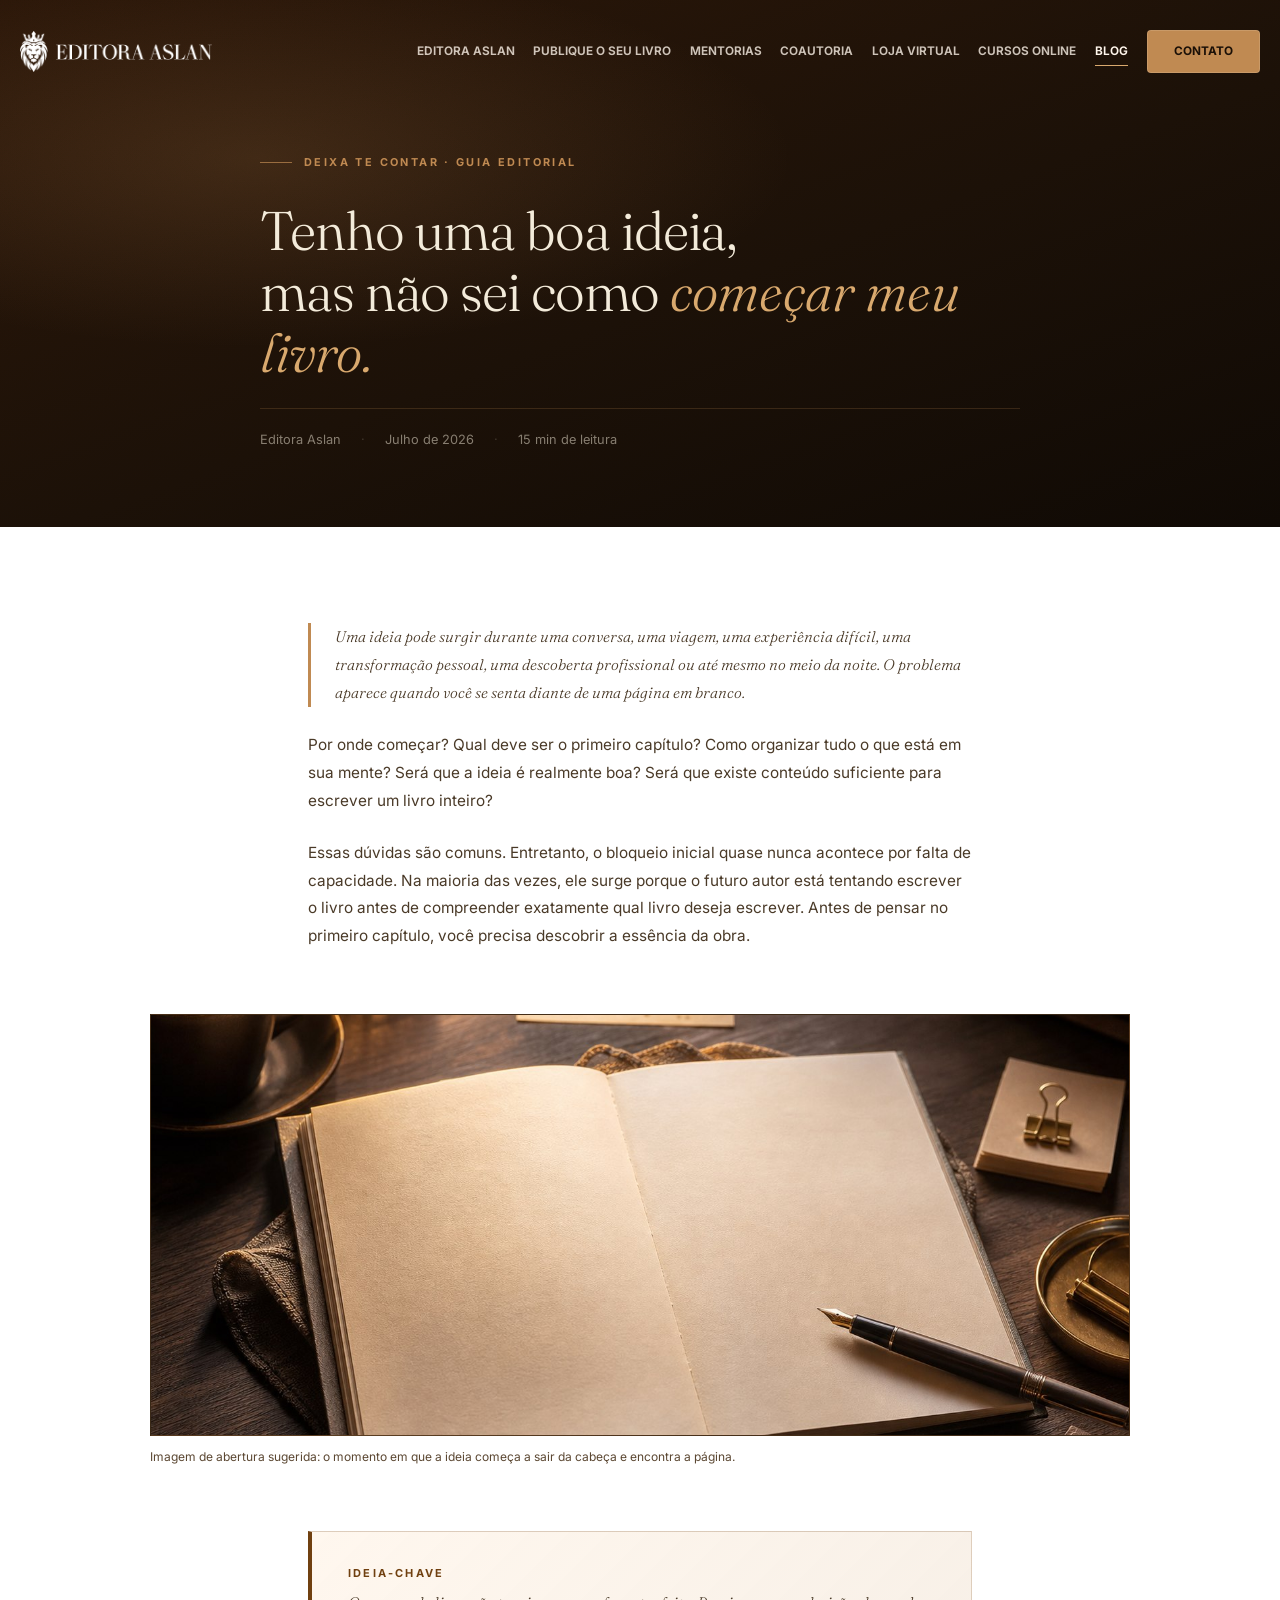
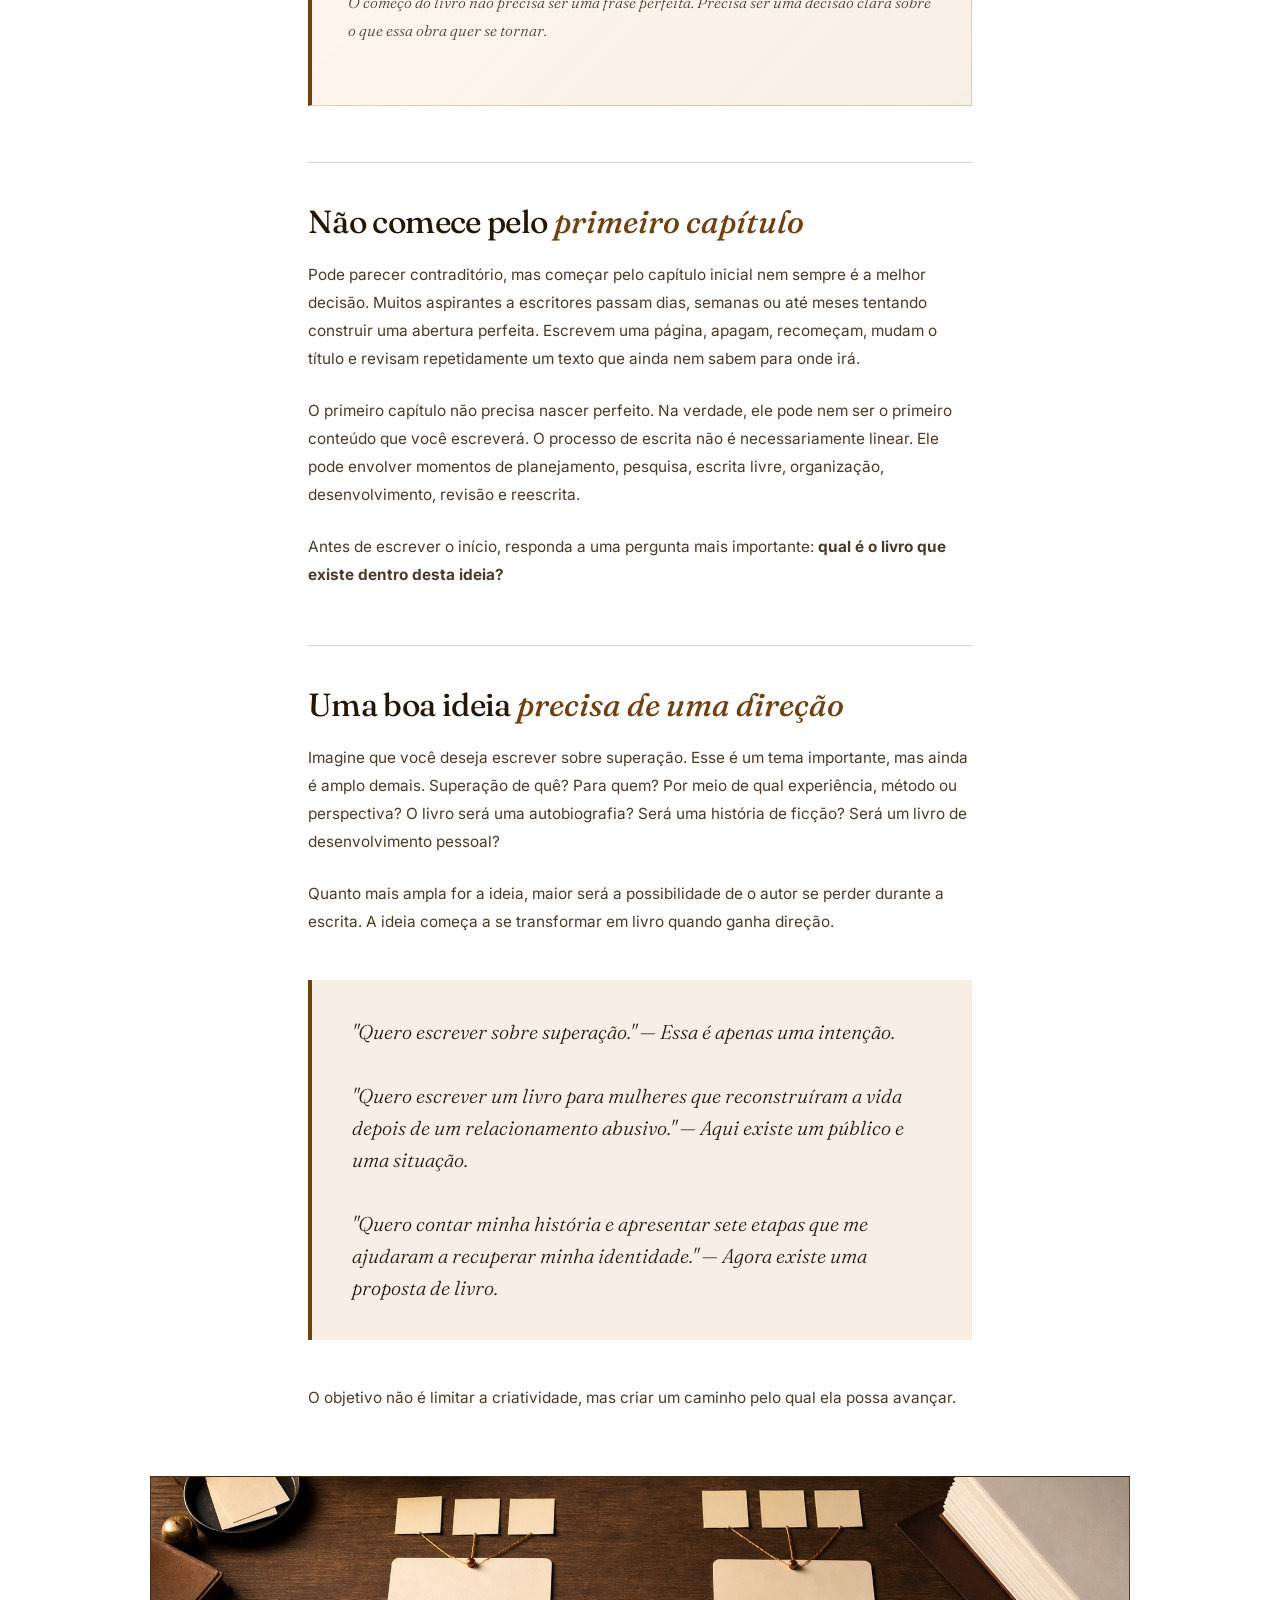
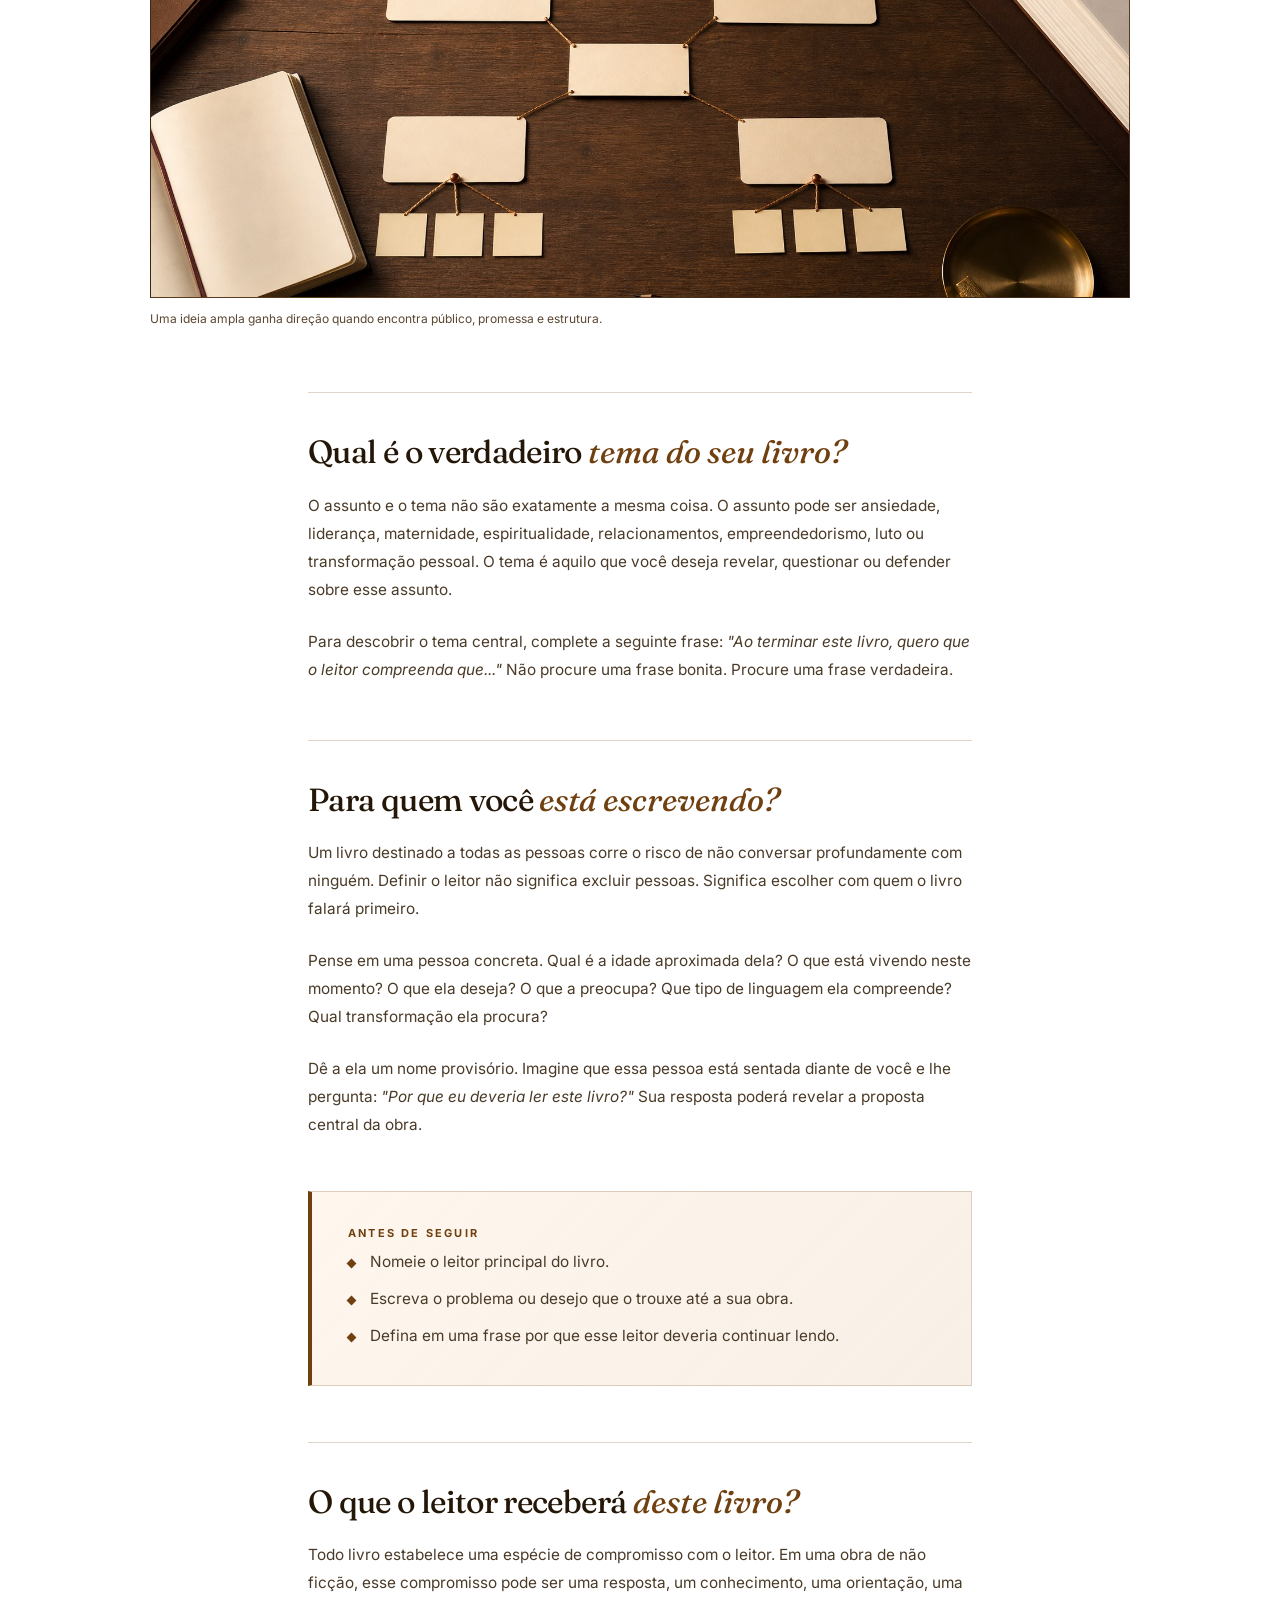
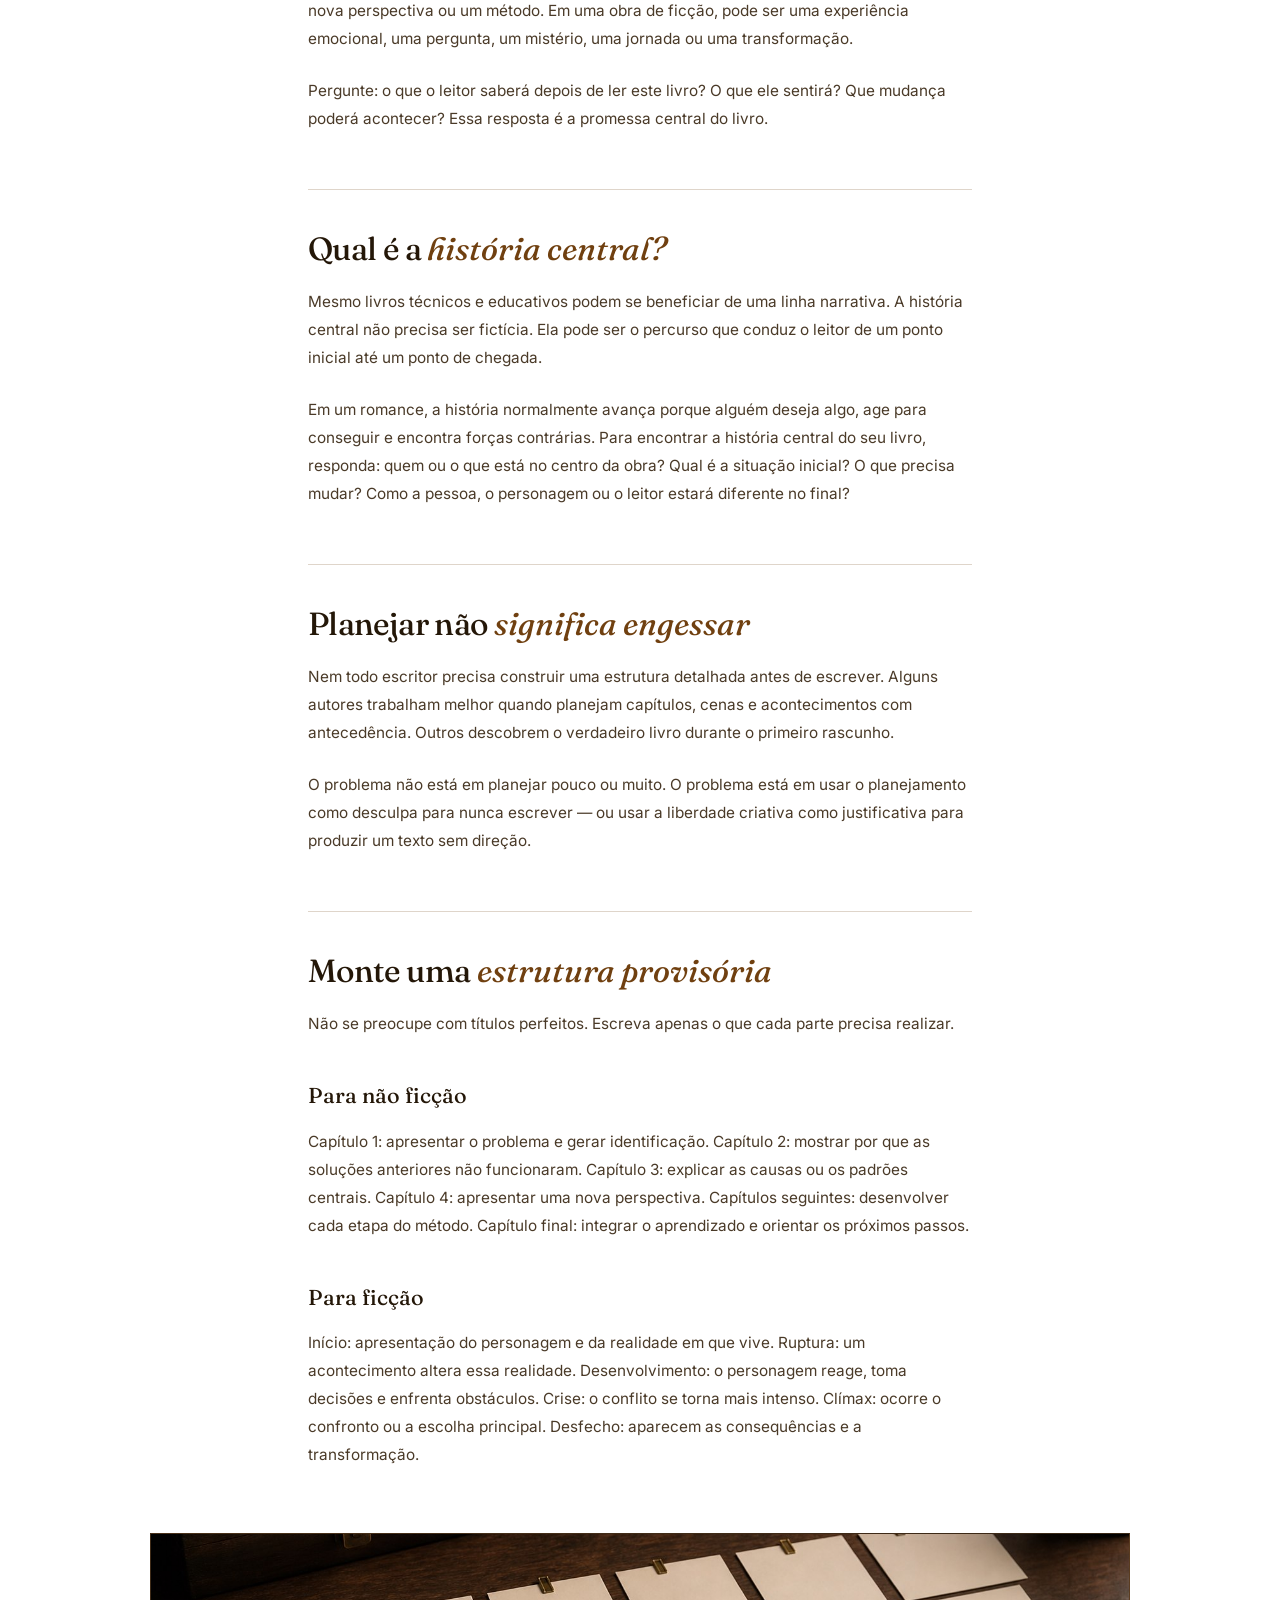
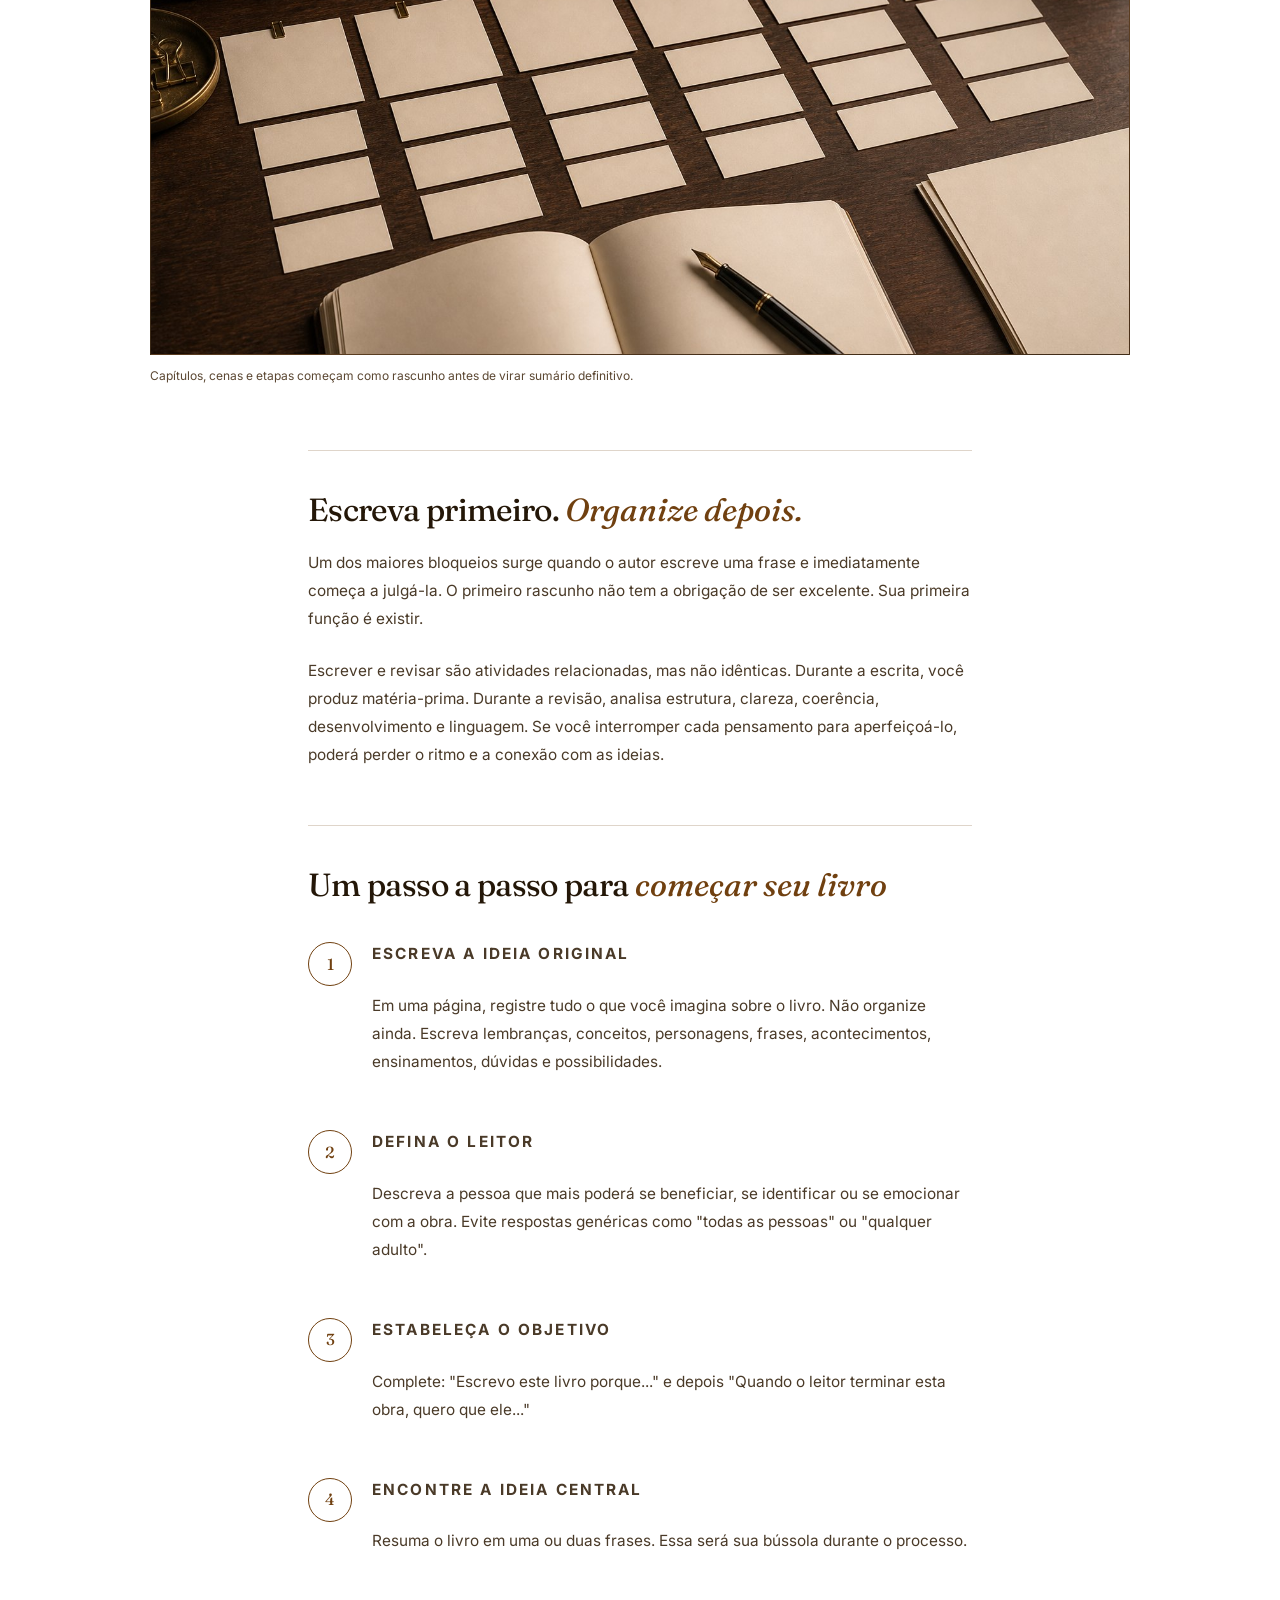
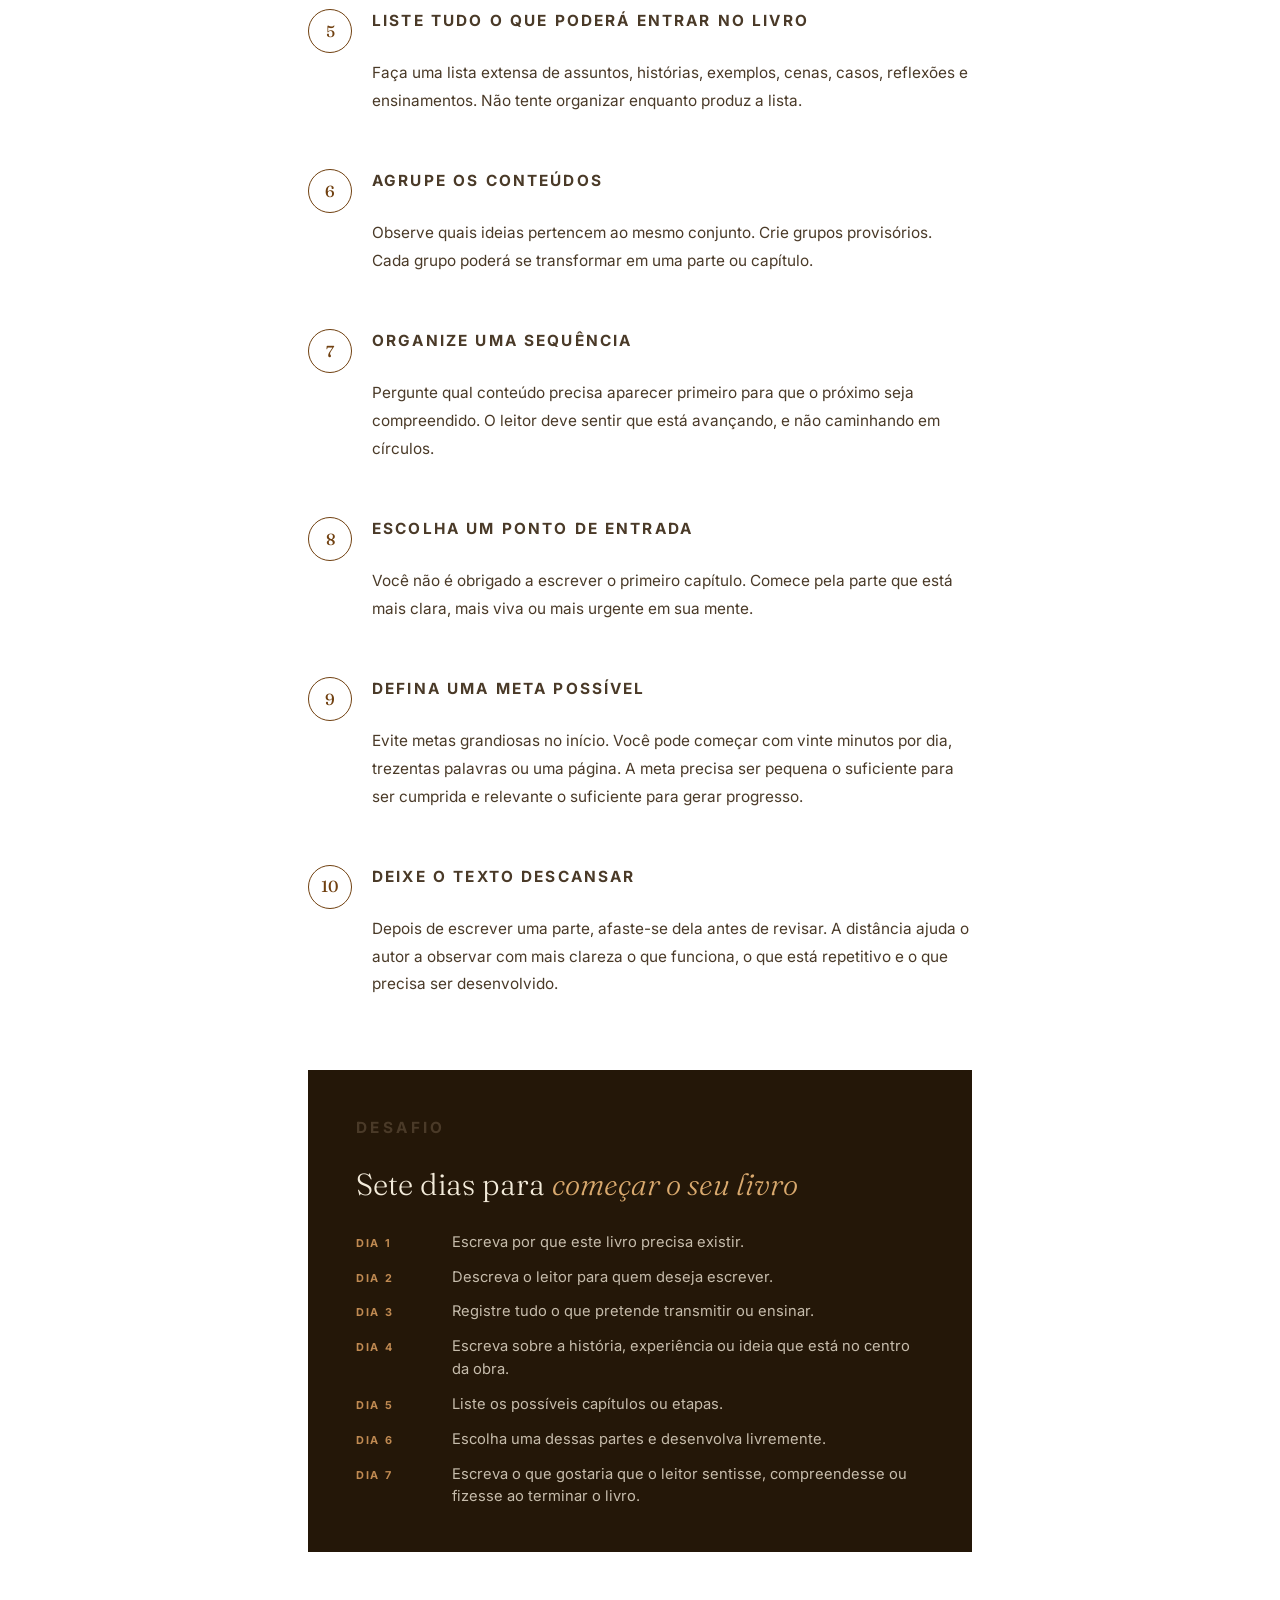
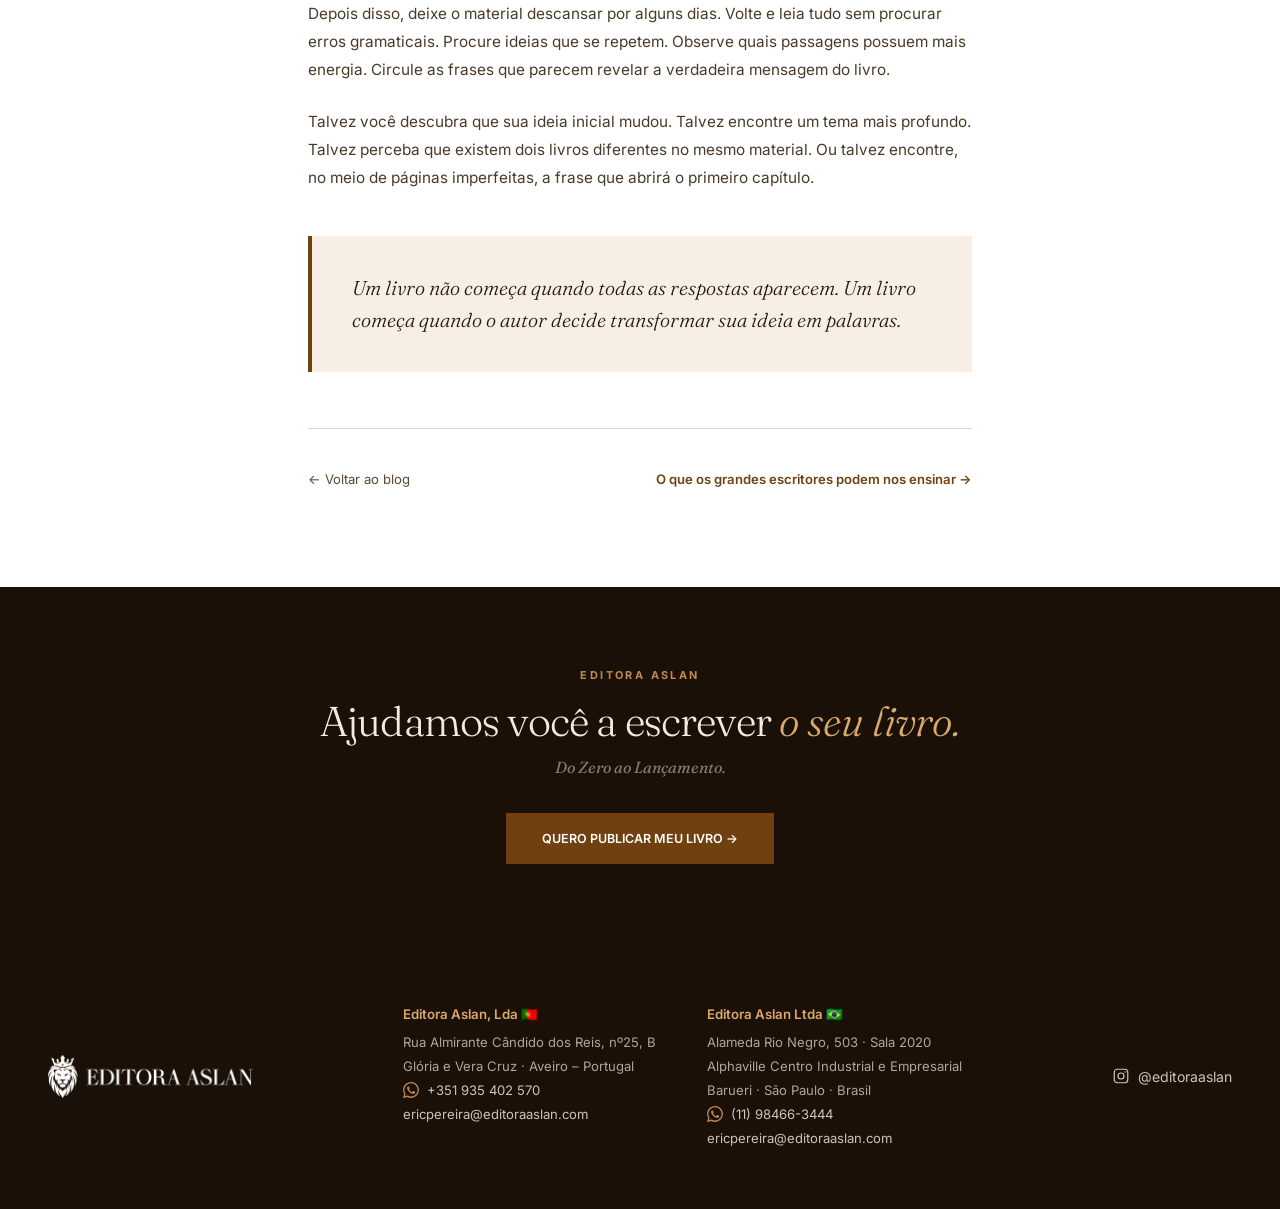
<file: artigo-como-comecar-meu-livro.html>
<!DOCTYPE html>
<html lang="pt-BR">
<head>
  <meta charset="utf-8">
  <meta name="viewport" content="width=device-width, initial-scale=1">
  <title>Tenho uma boa ideia, mas não sei como começar meu livro — Editora Aslan</title>
  <meta name="description" content="O bloqueio inicial quase nunca acontece por falta de capacidade. Neste guia, você vai aprender como transformar sua ideia em um projeto concreto — com 10 passos práticos e um desafio de sete dias.">
  <link rel="canonical" href="https://www.editoraaslan.com/artigo-como-comecar-meu-livro">
  <link rel="icon" href="./uploads/logo.png">
  <link rel="preconnect" href="https://fonts.googleapis.com">
  <link rel="preconnect" href="https://fonts.gstatic.com" crossorigin>
  <link href="https://fonts.googleapis.com/css2?family=Fraunces:ital,opsz,wght@0,9..144,300..700;1,9..144,300..700&family=Inter:wght@400;500;600;700&display=swap" rel="stylesheet">
  <link rel="stylesheet" href="./styles.css">
  <link rel="stylesheet" href="./assets/pages.css">
  <style>
    /* Header transparente */
    body.page .site-header,
    body.page .site-header--scrolled {
      background: transparent !important;
      border-bottom: none !important;
      backdrop-filter: none !important;
      -webkit-backdrop-filter: none !important;
      box-shadow: none !important;
    }

    body.page { background: #FFFFFF !important; }
    .art-body { background: #FFFFFF !important; }

    /* Elimina QUALQUER sombra em elementos da página do artigo */
    body.page,
    body.page .site-header,
    body.page .site-header--scrolled,
    body.page .site-header__inner,
    body.page .art-hero,
    body.page .art-body,
    body.page .art-pull,
    body.page .art-challenge,
    body.page .art-closing,
    body.page .art-footer-banner,
    body.page .brand__logo,
    body.page .brand {
      box-shadow: none !important;
      filter: none !important;
    }

    /* ── ARTICLE HERO ── */
    .art-hero {
      position: relative;
      background:
        radial-gradient(70% 60% at 20% 30%, rgba(192,138,82,.18), transparent 60%),
        linear-gradient(160deg, #2a1608 0%, #1b1007 55%, #0f0904 100%);
      padding: clamp(100px,12vw,160px) var(--pad-x) clamp(56px,6vw,80px);
      overflow: hidden;
    }
    .art-hero__grain {
      position: absolute;
      inset: 0;
      opacity: .12;
      mix-blend-mode: overlay;
      background-image: url("data:image/svg+xml,%3Csvg xmlns='http://www.w3.org/2000/svg' width='220' height='220'%3E%3Cfilter id='n'%3E%3CfeTurbulence type='fractalNoise' baseFrequency='0.85' numOctaves='2' stitchTiles='stitch'/%3E%3CfeColorMatrix values='0 0 0 0 0.85  0 0 0 0 0.65  0 0 0 0 0.35  0 0 0 0.45 0'/%3E%3C/filter%3E%3Crect width='220' height='220' filter='url(%23n)'/%3E%3C/svg%3E");
      pointer-events: none;
    }
    .art-hero__inner {
      position: relative;
      max-width: 760px;
      margin: 0 auto;
    }
    .art-hero__kicker {
      display: flex;
      align-items: center;
      gap: 12px;
      margin-bottom: 28px;
    }
    .art-hero__kicker-line {
      width: 32px;
      height: 1px;
      background: var(--gold);
      opacity: .7;
    }
    .art-hero__kicker-text {
      font-size: .68rem;
      letter-spacing: .22em;
      text-transform: uppercase;
      color: var(--gold);
      font-weight: 700;
    }
    .art-hero__title {
      font-family: var(--font-display);
      font-size: clamp(2rem, 5vw, 3.4rem);
      font-weight: 300;
      color: #F3EBDA;
      line-height: 1.13;
      letter-spacing: -.02em;
      margin-bottom: 24px;
    }
    .art-hero__title em { font-style: italic; color: var(--gold-bright); }
    .art-hero__meta {
      display: flex;
      align-items: center;
      gap: 20px;
      flex-wrap: wrap;
      font-size: .8rem;
      color: rgba(243,235,218,.5);
      border-top: 1px solid rgba(192,138,82,.2);
      padding-top: 20px;
    }
    .art-hero__meta-sep { opacity: .35; }

    /* ── ARTICLE BODY ── */
    .art-body {
      max-width: 760px;
      margin: 0 auto;
      padding: clamp(56px,8vw,96px) var(--pad-x);
    }

    .art-lead {
      font-family: var(--font-display);
      font-size: clamp(1.1rem, 1.8vw, 1.35rem);
      font-weight: 300;
      font-style: italic;
      color: var(--ink);
      line-height: 1.65;
      border-left: 3px solid var(--gold);
      padding-left: 24px;
      margin-bottom: 52px;
    }

    .art-body p {
      font-size: clamp(.95rem, 1.2vw, 1.05rem);
      line-height: 1.82;
      color: var(--ink-body);
      margin-bottom: 24px;
    }

    .art-h2 {
      font-family: var(--font-display);
      font-size: clamp(1.4rem, 2.5vw, 2rem);
      font-weight: 460;
      color: var(--ink);
      letter-spacing: -.02em;
      line-height: 1.2;
      margin: 56px 0 20px;
      padding-top: 40px;
      border-top: 1px solid var(--line);
    }
    .art-h2 em { font-style: italic; color: var(--bronze); }

    .art-h3 {
      font-family: var(--font-display);
      font-size: clamp(1.1rem, 1.8vw, 1.35rem);
      font-weight: 460;
      color: var(--ink);
      margin: 40px 0 14px;
    }

    .art-pull {
      margin: 44px 0;
      padding: 36px 40px;
      background: var(--paper-warm);
      border-left: 4px solid var(--bronze);
    }
    .art-pull p {
      font-family: var(--font-display);
      font-size: clamp(1.05rem, 1.6vw, 1.25rem);
      font-style: italic;
      font-weight: 300;
      color: var(--ink);
      line-height: 1.6;
      margin: 0;
    }

    .art-steps {
      margin: 36px 0;
      counter-reset: step;
    }
    .art-step {
      display: grid;
      grid-template-columns: 44px 1fr;
      gap: 0 20px;
      margin-bottom: 28px;
      align-items: start;
    }
    .art-step__num {
      counter-increment: step;
      display: flex;
      align-items: center;
      justify-content: center;
      width: 44px;
      height: 44px;
      border: 1.5px solid var(--bronze);
      border-radius: 50%;
      font-family: var(--font-display);
      font-size: 1rem;
      font-weight: 460;
      color: var(--bronze);
      flex-shrink: 0;
      margin-top: 2px;
    }
    .art-step__body {}
    .art-step__title {
      font-size: .75rem;
      font-weight: 700;
      letter-spacing: .14em;
      text-transform: uppercase;
      color: var(--bronze);
      margin-bottom: 6px;
    }
    .art-step__text {
      font-size: .96rem;
      line-height: 1.72;
      color: var(--ink-body);
      margin: 0;
    }

    /* ── CHALLENGE BOX ── */
    .art-challenge {
      margin: 48px 0;
      padding: 44px 48px;
      background: var(--ink);
      color: #F3EBDA;
    }
    @media (max-width: 560px) { .art-challenge { padding: 32px 24px; } }
    .art-challenge__label {
      font-size: .68rem;
      letter-spacing: .22em;
      text-transform: uppercase;
      color: var(--gold);
      font-weight: 700;
      margin-bottom: 12px;
    }
    .art-challenge__title {
      font-family: var(--font-display);
      font-size: clamp(1.3rem, 2.5vw, 1.9rem);
      font-weight: 300;
      margin-bottom: 28px;
      line-height: 1.2;
    }
    .art-challenge__title em { font-style: italic; color: var(--gold-bright); }
    .art-challenge__days {
      display: flex;
      flex-direction: column;
      gap: 12px;
    }
    .art-challenge__day {
      display: grid;
      grid-template-columns: 80px 1fr;
      gap: 0 16px;
      align-items: baseline;
      font-size: .92rem;
      line-height: 1.55;
    }
    .art-challenge__day-label {
      font-size: .68rem;
      font-weight: 700;
      letter-spacing: .16em;
      text-transform: uppercase;
      color: var(--gold);
      padding-top: 1px;
    }
    .art-challenge__day-text { color: rgba(243,235,218,.78); }

    /* ── CLOSING ── */
    .art-closing {
      margin-top: 56px;
      padding: 44px 48px;
      background: var(--paper-warm);
      border: 1px solid var(--line);
      text-align: center;
    }
    @media (max-width: 560px) { .art-closing { padding: 32px 20px; } }
    .art-closing__label {
      font-size: .68rem;
      letter-spacing: .22em;
      text-transform: uppercase;
      color: var(--bronze);
      font-weight: 700;
      margin-bottom: 12px;
    }
    .art-closing__title {
      font-family: var(--font-display);
      font-size: clamp(1.3rem, 2.5vw, 1.8rem);
      font-weight: 300;
      line-height: 1.2;
      color: var(--ink);
      margin-bottom: 20px;
    }
    .art-closing__title em { font-style: italic; color: var(--bronze); }
    .art-closing p {
      color: var(--ink-muted);
      font-size: .95rem;
      line-height: 1.7;
      max-width: 52ch;
      margin: 0 auto 28px;
    }

    /* ── BACK + NEXT ── */
    .art-nav {
      display: flex;
      align-items: center;
      justify-content: space-between;
      flex-wrap: wrap;
      gap: 16px;
      border-top: 1px solid var(--line);
      padding-top: 40px;
      margin-top: 56px;
    }
    .art-nav__back {
      font-size: .82rem;
      color: var(--ink-muted);
      display: flex;
      align-items: center;
      gap: 8px;
      transition: color .2s;
    }
    .art-nav__back:hover { color: var(--bronze); }
    .art-nav__next {
      font-size: .82rem;
      color: var(--bronze);
      display: flex;
      align-items: center;
      gap: 8px;
      font-weight: 600;
    }
    .art-nav__next:hover { text-decoration: underline; }

    /* ── FOOTER BANNER ── */
    .art-footer-banner {
      background: var(--espresso);
      padding: clamp(48px,7vw,80px) var(--pad-x);
      text-align: center;
    }
    .art-footer-banner__label {
      font-size: .68rem;
      letter-spacing: .22em;
      text-transform: uppercase;
      color: var(--gold);
      font-weight: 700;
      margin-bottom: 14px;
    }
    .art-footer-banner__title {
      font-family: var(--font-display);
      font-size: clamp(1.6rem, 3.5vw, 2.6rem);
      font-weight: 300;
      color: #F3EBDA;
      letter-spacing: -.02em;
      line-height: 1.15;
      margin-bottom: 8px;
    }
    .art-footer-banner__title em { font-style: italic; color: var(--gold-bright); }
    .art-footer-banner__sub {
      font-family: var(--font-display);
      font-size: 1rem;
      font-style: italic;
      color: rgba(243,235,218,.5);
      margin-bottom: 32px;
    }
  </style>
</head>
<body class="page">

  <header class="site-header">
    <div class="site-header__inner">
      <a class="brand" href="/">
        <img class="brand__logo" src="./uploads/logos/ASLAN_Logo_V2_W.png" alt="Editora Aslan" width="220" height="55">
      </a>
      <nav class="nav" id="nav" aria-label="Navegação principal">
        <a class="nav__item" href="/">Editora Aslan</a>
        <a class="nav__item" href="/publique-o-seu-livro">Publique o seu livro</a>
        <a class="nav__item" href="/mentorias">Mentorias</a>
        <a class="nav__item" href="/coautoria">Coautoria</a>
        <a class="nav__item" href="/loja">Loja Virtual</a>
        <a class="nav__item" href="/cursos">Cursos Online</a>
        <a class="nav__item nav__item--active" href="/blog">Blog</a>
        <a class="nav__cta" href="/contato">Contato</a>
      </nav>
      <button class="nav-toggle" id="nav-toggle" aria-expanded="false" aria-controls="nav" aria-label="Abrir menu">
        <span class="nav-toggle__bar"></span>
        <span class="nav-toggle__bar"></span>
        <span class="nav-toggle__bar"></span>
      </button>
    </div>
  </header>

  <main>

    <!-- HERO -->
    <section class="art-hero">
      <span class="art-hero__grain" aria-hidden="true"></span>
      <div class="art-hero__inner reveal">
        <div class="art-hero__kicker">
          <span class="art-hero__kicker-line" aria-hidden="true"></span>
          <span class="art-hero__kicker-text">Deixa te contar · Guia editorial</span>
        </div>
        <h1 class="art-hero__title">
          Tenho uma boa ideia,<br>
          mas não sei como <em>começar meu livro.</em>
        </h1>
        <div class="art-hero__meta">
          <span>Editora Aslan</span>
          <span class="art-hero__meta-sep" aria-hidden="true">·</span>
          <span>Julho de 2026</span>
          <span class="art-hero__meta-sep" aria-hidden="true">·</span>
          <span>15 min de leitura</span>
        </div>
      </div>
    </section>

    <!-- CORPO DO ARTIGO -->
    <article class="art-body">

      <p class="art-lead">
        Uma ideia pode surgir durante uma conversa, uma viagem, uma experiência difícil, uma transformação pessoal, uma descoberta profissional ou até mesmo no meio da noite. O problema aparece quando você se senta diante de uma página em branco.
      </p>

      <p>Por onde começar? Qual deve ser o primeiro capítulo? Como organizar tudo o que está em sua mente? Será que a ideia é realmente boa? Será que existe conteúdo suficiente para escrever um livro inteiro?</p>

      <p>Essas dúvidas são comuns. Entretanto, o bloqueio inicial quase nunca acontece por falta de capacidade. Na maioria das vezes, ele surge porque o futuro autor está tentando escrever o livro antes de compreender exatamente qual livro deseja escrever. Antes de pensar no primeiro capítulo, você precisa descobrir a essência da obra.</p>

      <figure class="art-image-slot art-image-slot--photo">
        <div class="art-image-slot__frame">
          <img class="art-image-slot__image" src="./uploads/blog/capa-comecar-meu-livro.jpg" alt="Livro aberto em uma mesa de escrita, com páginas em branco prontas para receber a primeira ideia." loading="lazy" decoding="async">
        </div>
        <figcaption>Imagem de abertura sugerida: o momento em que a ideia começa a sair da cabeça e encontra a página.</figcaption>
      </figure>

      <aside class="art-keynote">
        <span class="art-keynote__label">Ideia-chave</span>
        <p>O começo do livro não precisa ser uma frase perfeita. Precisa ser uma decisão clara sobre o que essa obra quer se tornar.</p>
      </aside>

      <!-- H2 -->
      <h2 class="art-h2">Não comece pelo <em>primeiro capítulo</em></h2>

      <p>Pode parecer contraditório, mas começar pelo capítulo inicial nem sempre é a melhor decisão. Muitos aspirantes a escritores passam dias, semanas ou até meses tentando construir uma abertura perfeita. Escrevem uma página, apagam, recomeçam, mudam o título e revisam repetidamente um texto que ainda nem sabem para onde irá.</p>

      <p>O primeiro capítulo não precisa nascer perfeito. Na verdade, ele pode nem ser o primeiro conteúdo que você escreverá. O processo de escrita não é necessariamente linear. Ele pode envolver momentos de planejamento, pesquisa, escrita livre, organização, desenvolvimento, revisão e reescrita.</p>

      <p>Antes de escrever o início, responda a uma pergunta mais importante: <strong>qual é o livro que existe dentro desta ideia?</strong></p>

      <!-- H2 -->
      <h2 class="art-h2">Uma boa ideia <em>precisa de uma direção</em></h2>

      <p>Imagine que você deseja escrever sobre superação. Esse é um tema importante, mas ainda é amplo demais. Superação de quê? Para quem? Por meio de qual experiência, método ou perspectiva? O livro será uma autobiografia? Será uma história de ficção? Será um livro de desenvolvimento pessoal?</p>

      <p>Quanto mais ampla for a ideia, maior será a possibilidade de o autor se perder durante a escrita. A ideia começa a se transformar em livro quando ganha direção.</p>

      <div class="art-pull">
        <p>"Quero escrever sobre superação." — Essa é apenas uma intenção.<br><br>
        "Quero escrever um livro para mulheres que reconstruíram a vida depois de um relacionamento abusivo." — Aqui existe um público e uma situação.<br><br>
        "Quero contar minha história e apresentar sete etapas que me ajudaram a recuperar minha identidade." — Agora existe uma proposta de livro.</p>
      </div>

      <p>O objetivo não é limitar a criatividade, mas criar um caminho pelo qual ela possa avançar.</p>

      <figure class="art-image-slot art-image-slot--photo">
        <div class="art-image-slot__frame">
          <img class="art-image-slot__image" src="./uploads/blog/artigo-comecar-mapa-ideia.jpg" alt="Mapa visual de cartões em branco conectados por fios, representando uma ideia de livro ganhando direção." loading="lazy" decoding="async">
        </div>
        <figcaption>Uma ideia ampla ganha direção quando encontra público, promessa e estrutura.</figcaption>
      </figure>

      <!-- H2 -->
      <h2 class="art-h2">Qual é o verdadeiro <em>tema do seu livro?</em></h2>

      <p>O assunto e o tema não são exatamente a mesma coisa. O assunto pode ser ansiedade, liderança, maternidade, espiritualidade, relacionamentos, empreendedorismo, luto ou transformação pessoal. O tema é aquilo que você deseja revelar, questionar ou defender sobre esse assunto.</p>

      <p>Para descobrir o tema central, complete a seguinte frase: <em>"Ao terminar este livro, quero que o leitor compreenda que..."</em> Não procure uma frase bonita. Procure uma frase verdadeira.</p>

      <!-- H2 -->
      <h2 class="art-h2">Para quem você <em>está escrevendo?</em></h2>

      <p>Um livro destinado a todas as pessoas corre o risco de não conversar profundamente com ninguém. Definir o leitor não significa excluir pessoas. Significa escolher com quem o livro falará primeiro.</p>

      <p>Pense em uma pessoa concreta. Qual é a idade aproximada dela? O que está vivendo neste momento? O que ela deseja? O que a preocupa? Que tipo de linguagem ela compreende? Qual transformação ela procura?</p>

      <p>Dê a ela um nome provisório. Imagine que essa pessoa está sentada diante de você e lhe pergunta: <em>"Por que eu deveria ler este livro?"</em> Sua resposta poderá revelar a proposta central da obra.</p>

      <aside class="art-quick-list">
        <span class="art-quick-list__label">Antes de seguir</span>
        <ul>
          <li>Nomeie o leitor principal do livro.</li>
          <li>Escreva o problema ou desejo que o trouxe até a sua obra.</li>
          <li>Defina em uma frase por que esse leitor deveria continuar lendo.</li>
        </ul>
      </aside>

      <!-- H2 -->
      <h2 class="art-h2">O que o leitor receberá <em>deste livro?</em></h2>

      <p>Todo livro estabelece uma espécie de compromisso com o leitor. Em uma obra de não ficção, esse compromisso pode ser uma resposta, um conhecimento, uma orientação, uma nova perspectiva ou um método. Em uma obra de ficção, pode ser uma experiência emocional, uma pergunta, um mistério, uma jornada ou uma transformação.</p>

      <p>Pergunte: o que o leitor saberá depois de ler este livro? O que ele sentirá? Que mudança poderá acontecer? Essa resposta é a promessa central do livro.</p>

      <!-- H2 -->
      <h2 class="art-h2">Qual é a <em>história central?</em></h2>

      <p>Mesmo livros técnicos e educativos podem se beneficiar de uma linha narrativa. A história central não precisa ser fictícia. Ela pode ser o percurso que conduz o leitor de um ponto inicial até um ponto de chegada.</p>

      <p>Em um romance, a história normalmente avança porque alguém deseja algo, age para conseguir e encontra forças contrárias. Para encontrar a história central do seu livro, responda: quem ou o que está no centro da obra? Qual é a situação inicial? O que precisa mudar? Como a pessoa, o personagem ou o leitor estará diferente no final?</p>

      <!-- H2 -->
      <h2 class="art-h2">Planejar não <em>significa engessar</em></h2>

      <p>Nem todo escritor precisa construir uma estrutura detalhada antes de escrever. Alguns autores trabalham melhor quando planejam capítulos, cenas e acontecimentos com antecedência. Outros descobrem o verdadeiro livro durante o primeiro rascunho.</p>

      <p>O problema não está em planejar pouco ou muito. O problema está em usar o planejamento como desculpa para nunca escrever — ou usar a liberdade criativa como justificativa para produzir um texto sem direção.</p>

      <!-- H2 -->
      <h2 class="art-h2">Monte uma <em>estrutura provisória</em></h2>

      <p>Não se preocupe com títulos perfeitos. Escreva apenas o que cada parte precisa realizar.</p>

      <h3 class="art-h3">Para não ficção</h3>
      <p>Capítulo 1: apresentar o problema e gerar identificação. Capítulo 2: mostrar por que as soluções anteriores não funcionaram. Capítulo 3: explicar as causas ou os padrões centrais. Capítulo 4: apresentar uma nova perspectiva. Capítulos seguintes: desenvolver cada etapa do método. Capítulo final: integrar o aprendizado e orientar os próximos passos.</p>

      <h3 class="art-h3">Para ficção</h3>
      <p>Início: apresentação do personagem e da realidade em que vive. Ruptura: um acontecimento altera essa realidade. Desenvolvimento: o personagem reage, toma decisões e enfrenta obstáculos. Crise: o conflito se torna mais intenso. Clímax: ocorre o confronto ou a escolha principal. Desfecho: aparecem as consequências e a transformação.</p>

      <figure class="art-image-slot art-image-slot--photo">
        <div class="art-image-slot__frame">
          <img class="art-image-slot__image" src="./uploads/blog/artigo-comecar-estrutura.jpg" alt="Cartões de capítulos organizados em sequência sobre uma mesa editorial com caderno e caneta." loading="lazy" decoding="async">
        </div>
        <figcaption>Capítulos, cenas e etapas começam como rascunho antes de virar sumário definitivo.</figcaption>
      </figure>

      <!-- H2 -->
      <h2 class="art-h2">Escreva primeiro. <em>Organize depois.</em></h2>

      <p>Um dos maiores bloqueios surge quando o autor escreve uma frase e imediatamente começa a julgá-la. O primeiro rascunho não tem a obrigação de ser excelente. Sua primeira função é existir.</p>

      <p>Escrever e revisar são atividades relacionadas, mas não idênticas. Durante a escrita, você produz matéria-prima. Durante a revisão, analisa estrutura, clareza, coerência, desenvolvimento e linguagem. Se você interromper cada pensamento para aperfeiçoá-lo, poderá perder o ritmo e a conexão com as ideias.</p>

      <!-- STEPS -->
      <h2 class="art-h2">Um passo a passo para <em>começar seu livro</em></h2>

      <div class="art-steps">
        <div class="art-step">
          <span class="art-step__num">1</span>
          <div class="art-step__body">
            <p class="art-step__title">Escreva a ideia original</p>
            <p class="art-step__text">Em uma página, registre tudo o que você imagina sobre o livro. Não organize ainda. Escreva lembranças, conceitos, personagens, frases, acontecimentos, ensinamentos, dúvidas e possibilidades.</p>
          </div>
        </div>
        <div class="art-step">
          <span class="art-step__num">2</span>
          <div class="art-step__body">
            <p class="art-step__title">Defina o leitor</p>
            <p class="art-step__text">Descreva a pessoa que mais poderá se beneficiar, se identificar ou se emocionar com a obra. Evite respostas genéricas como "todas as pessoas" ou "qualquer adulto".</p>
          </div>
        </div>
        <div class="art-step">
          <span class="art-step__num">3</span>
          <div class="art-step__body">
            <p class="art-step__title">Estabeleça o objetivo</p>
            <p class="art-step__text">Complete: "Escrevo este livro porque..." e depois "Quando o leitor terminar esta obra, quero que ele..."</p>
          </div>
        </div>
        <div class="art-step">
          <span class="art-step__num">4</span>
          <div class="art-step__body">
            <p class="art-step__title">Encontre a ideia central</p>
            <p class="art-step__text">Resuma o livro em uma ou duas frases. Essa será sua bússola durante o processo.</p>
          </div>
        </div>
        <div class="art-step">
          <span class="art-step__num">5</span>
          <div class="art-step__body">
            <p class="art-step__title">Liste tudo o que poderá entrar no livro</p>
            <p class="art-step__text">Faça uma lista extensa de assuntos, histórias, exemplos, cenas, casos, reflexões e ensinamentos. Não tente organizar enquanto produz a lista.</p>
          </div>
        </div>
        <div class="art-step">
          <span class="art-step__num">6</span>
          <div class="art-step__body">
            <p class="art-step__title">Agrupe os conteúdos</p>
            <p class="art-step__text">Observe quais ideias pertencem ao mesmo conjunto. Crie grupos provisórios. Cada grupo poderá se transformar em uma parte ou capítulo.</p>
          </div>
        </div>
        <div class="art-step">
          <span class="art-step__num">7</span>
          <div class="art-step__body">
            <p class="art-step__title">Organize uma sequência</p>
            <p class="art-step__text">Pergunte qual conteúdo precisa aparecer primeiro para que o próximo seja compreendido. O leitor deve sentir que está avançando, e não caminhando em círculos.</p>
          </div>
        </div>
        <div class="art-step">
          <span class="art-step__num">8</span>
          <div class="art-step__body">
            <p class="art-step__title">Escolha um ponto de entrada</p>
            <p class="art-step__text">Você não é obrigado a escrever o primeiro capítulo. Comece pela parte que está mais clara, mais viva ou mais urgente em sua mente.</p>
          </div>
        </div>
        <div class="art-step">
          <span class="art-step__num">9</span>
          <div class="art-step__body">
            <p class="art-step__title">Defina uma meta possível</p>
            <p class="art-step__text">Evite metas grandiosas no início. Você pode começar com vinte minutos por dia, trezentas palavras ou uma página. A meta precisa ser pequena o suficiente para ser cumprida e relevante o suficiente para gerar progresso.</p>
          </div>
        </div>
        <div class="art-step">
          <span class="art-step__num">10</span>
          <div class="art-step__body">
            <p class="art-step__title">Deixe o texto descansar</p>
            <p class="art-step__text">Depois de escrever uma parte, afaste-se dela antes de revisar. A distância ajuda o autor a observar com mais clareza o que funciona, o que está repetitivo e o que precisa ser desenvolvido.</p>
          </div>
        </div>
      </div>

      <!-- DESAFIO 7 DIAS -->
      <div class="art-challenge">
        <p class="art-challenge__label">Desafio</p>
        <h2 class="art-challenge__title">Sete dias para <em>começar o seu livro</em></h2>
        <div class="art-challenge__days">
          <div class="art-challenge__day">
            <span class="art-challenge__day-label">Dia 1</span>
            <span class="art-challenge__day-text">Escreva por que este livro precisa existir.</span>
          </div>
          <div class="art-challenge__day">
            <span class="art-challenge__day-label">Dia 2</span>
            <span class="art-challenge__day-text">Descreva o leitor para quem deseja escrever.</span>
          </div>
          <div class="art-challenge__day">
            <span class="art-challenge__day-label">Dia 3</span>
            <span class="art-challenge__day-text">Registre tudo o que pretende transmitir ou ensinar.</span>
          </div>
          <div class="art-challenge__day">
            <span class="art-challenge__day-label">Dia 4</span>
            <span class="art-challenge__day-text">Escreva sobre a história, experiência ou ideia que está no centro da obra.</span>
          </div>
          <div class="art-challenge__day">
            <span class="art-challenge__day-label">Dia 5</span>
            <span class="art-challenge__day-text">Liste os possíveis capítulos ou etapas.</span>
          </div>
          <div class="art-challenge__day">
            <span class="art-challenge__day-label">Dia 6</span>
            <span class="art-challenge__day-text">Escolha uma dessas partes e desenvolva livremente.</span>
          </div>
          <div class="art-challenge__day">
            <span class="art-challenge__day-label">Dia 7</span>
            <span class="art-challenge__day-text">Escreva o que gostaria que o leitor sentisse, compreendesse ou fizesse ao terminar o livro.</span>
          </div>
        </div>
      </div>

      <p>Depois disso, deixe o material descansar por alguns dias. Volte e leia tudo sem procurar erros gramaticais. Procure ideias que se repetem. Observe quais passagens possuem mais energia. Circule as frases que parecem revelar a verdadeira mensagem do livro.</p>

      <p>Talvez você descubra que sua ideia inicial mudou. Talvez encontre um tema mais profundo. Talvez perceba que existem dois livros diferentes no mesmo material. Ou talvez encontre, no meio de páginas imperfeitas, a frase que abrirá o primeiro capítulo.</p>

      <div class="art-pull">
        <p>Um livro não começa quando todas as respostas aparecem. Um livro começa quando o autor decide transformar sua ideia em palavras.</p>
      </div>

      <!-- NAV ENTRE ARTIGOS -->
      <nav class="art-nav" aria-label="Navegação entre artigos">
        <a class="art-nav__back" href="/blog">← Voltar ao blog</a>
        <a class="art-nav__next" href="/artigo-grandes-escritores">O que os grandes escritores podem nos ensinar →</a>
      </nav>

    </article>

    <!-- BANNER RODAPÉ -->
    <section class="art-footer-banner">
      <p class="art-footer-banner__label">Editora Aslan</p>
      <h2 class="art-footer-banner__title">Ajudamos você a escrever <em>o seu livro.</em></h2>
      <p class="art-footer-banner__sub">Do Zero ao Lançamento.</p>
      <a class="button button--bronze" href="/publique-o-seu-livro">Quero publicar meu livro →</a>
    </section>

  </main>

  <footer class="site-footer">
    <div class="site-footer__inner">
      <div class="site-footer__brand">
        <img class="site-footer__logo" src="./uploads/logos/ASLAN_Logo_V2_W.png" alt="Editora Aslan" width="200" height="50">
      </div>
      <div class="site-footer__addresses">
        <address class="site-footer__address">
          <strong class="site-footer__address-title">Editora Aslan, Lda 🇵🇹</strong>
          <span>Rua Almirante Cândido dos Reis, nº25, B</span>
          <span>Glória e Vera Cruz · Aveiro – Portugal</span>
          <a class="site-footer__link site-footer__phone" href="https://wa.me/351935402570">+351 935 402 570</a>
          <a class="site-footer__link" href="mailto:ericpereira@editoraaslan.com">ericpereira@editoraaslan.com</a>
        </address>
        <address class="site-footer__address">
          <strong class="site-footer__address-title">Editora Aslan Ltda 🇧🇷</strong>
          <span>Alameda Rio Negro, 503 · Sala 2020</span>
          <span>Alphaville Centro Industrial e Empresarial</span>
          <span>Barueri · São Paulo · Brasil</span>
          <a class="site-footer__link site-footer__phone" href="https://wa.me/5511984663444">(11) 98466-3444</a>
          <a class="site-footer__link" href="mailto:ericpereira@editoraaslan.com">ericpereira@editoraaslan.com</a>
        </address>
      </div>
      <div class="site-footer__social-col">
        <a class="site-footer__link site-footer__social" href="https://www.instagram.com/editoraaslan/" target="_blank" rel="noopener noreferrer">
          <svg width="18" height="18" viewBox="0 0 24 24" fill="none" stroke="currentColor" stroke-width="1.6" aria-hidden="true"><rect x="3" y="3" width="18" height="18" rx="4"/><circle cx="12" cy="12" r="4"/><circle cx="17.5" cy="6.5" r="1" fill="currentColor" stroke="none"/></svg>
          @editoraaslan
        </a>
      </div>
    </div>
  </footer>

  <script src="./assets/site.js"></script>
</body>
</html>
</file>
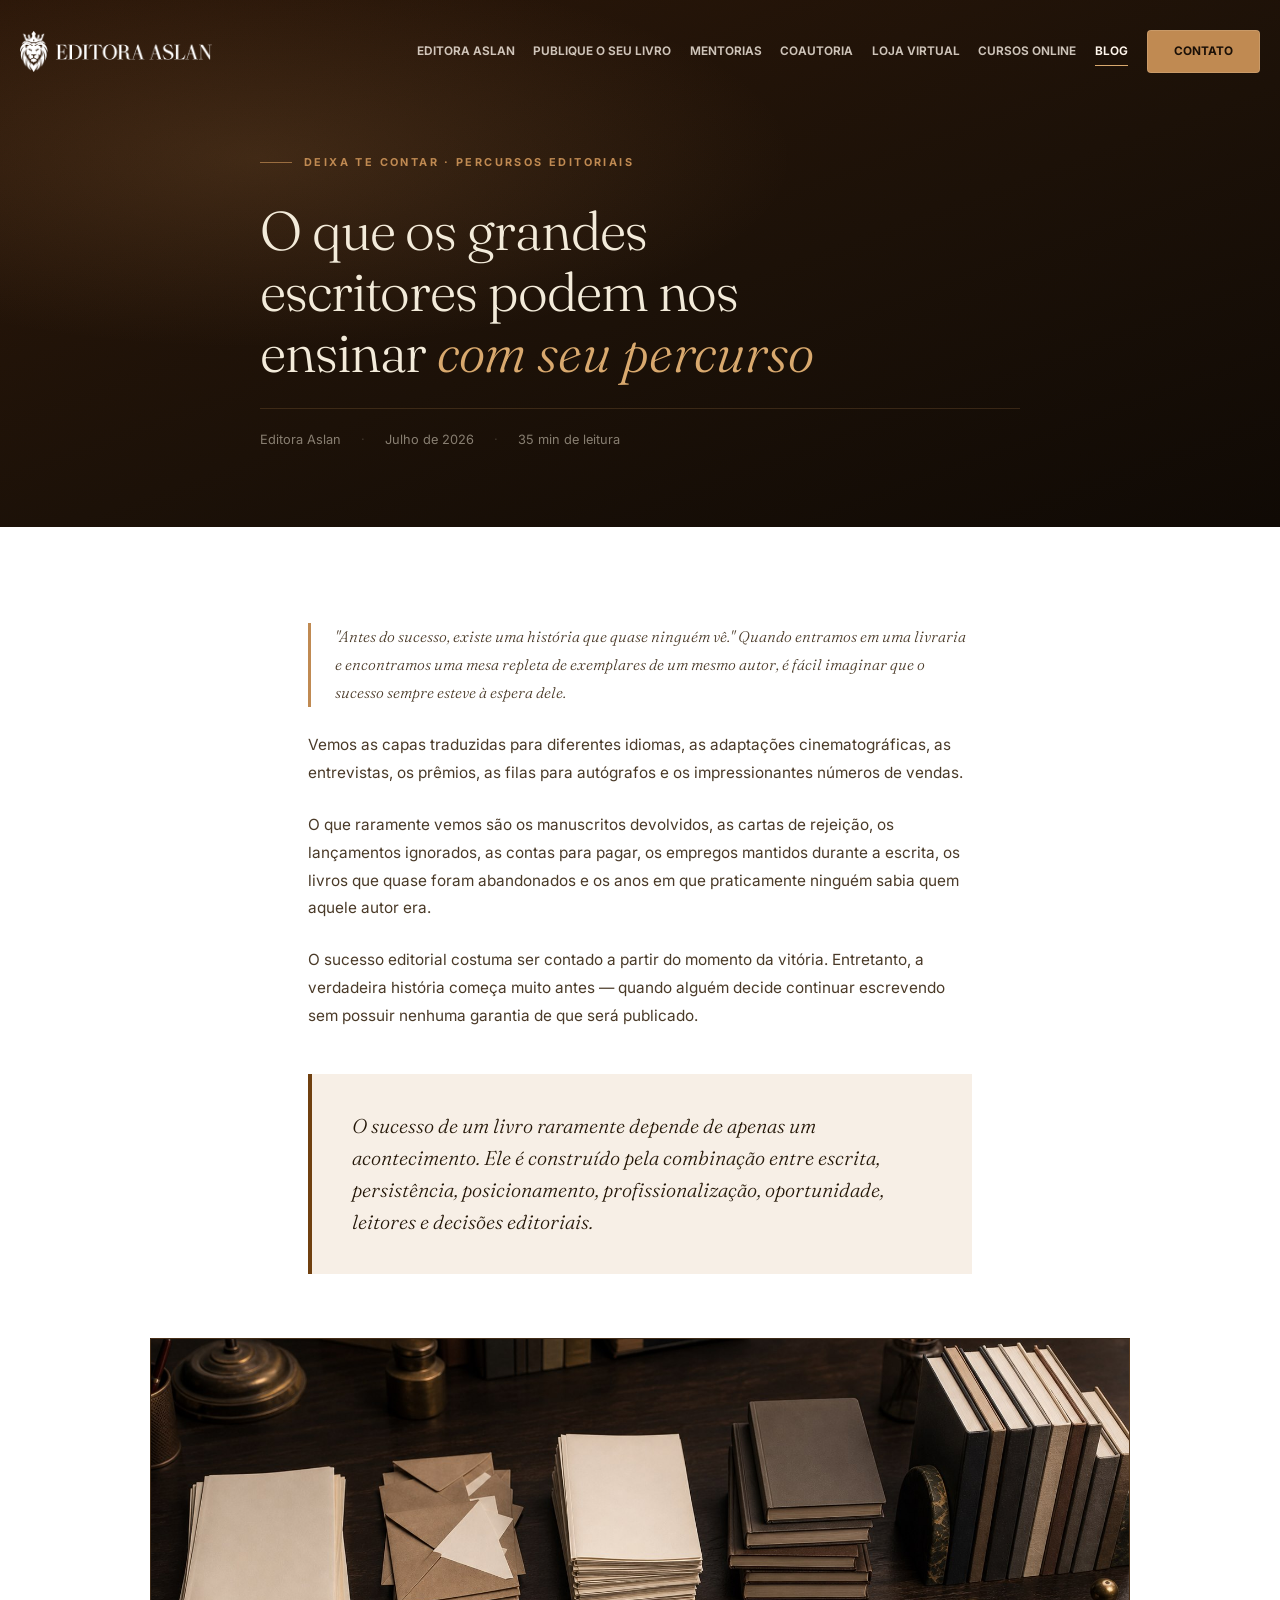
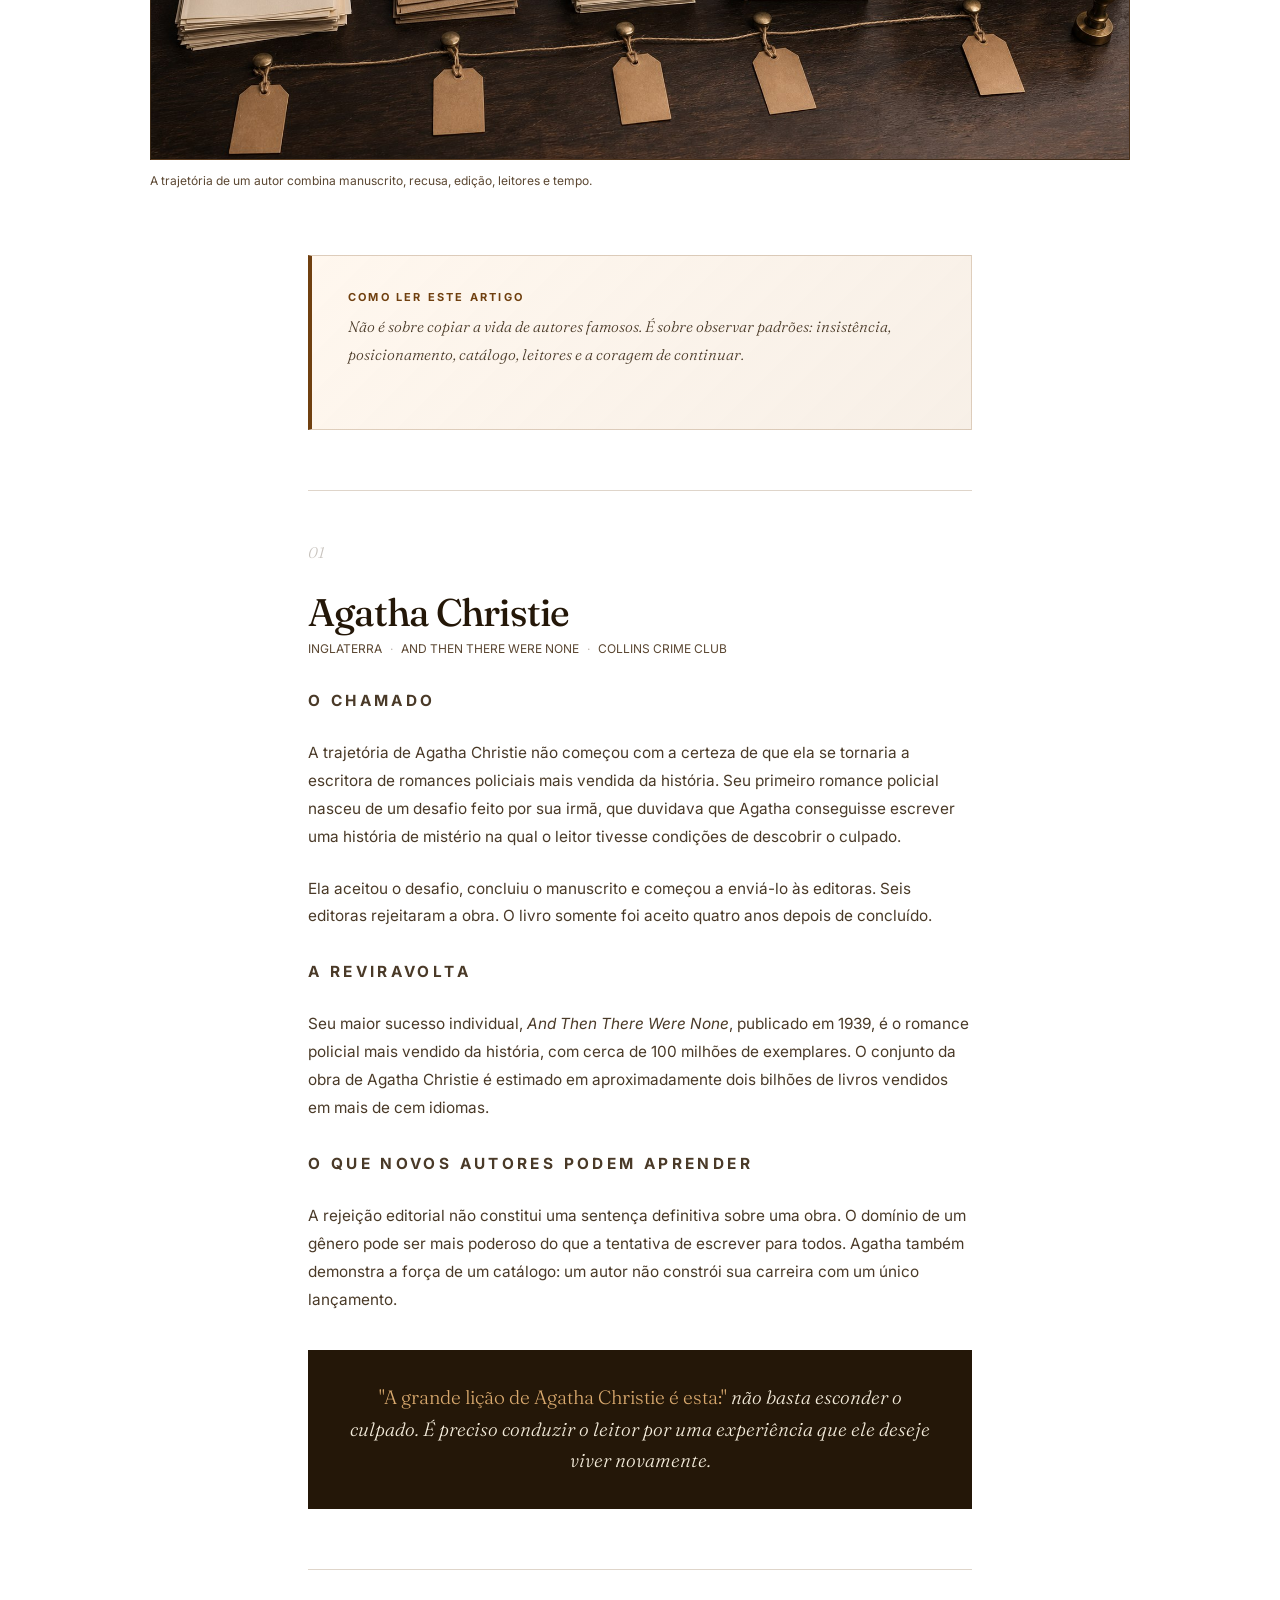
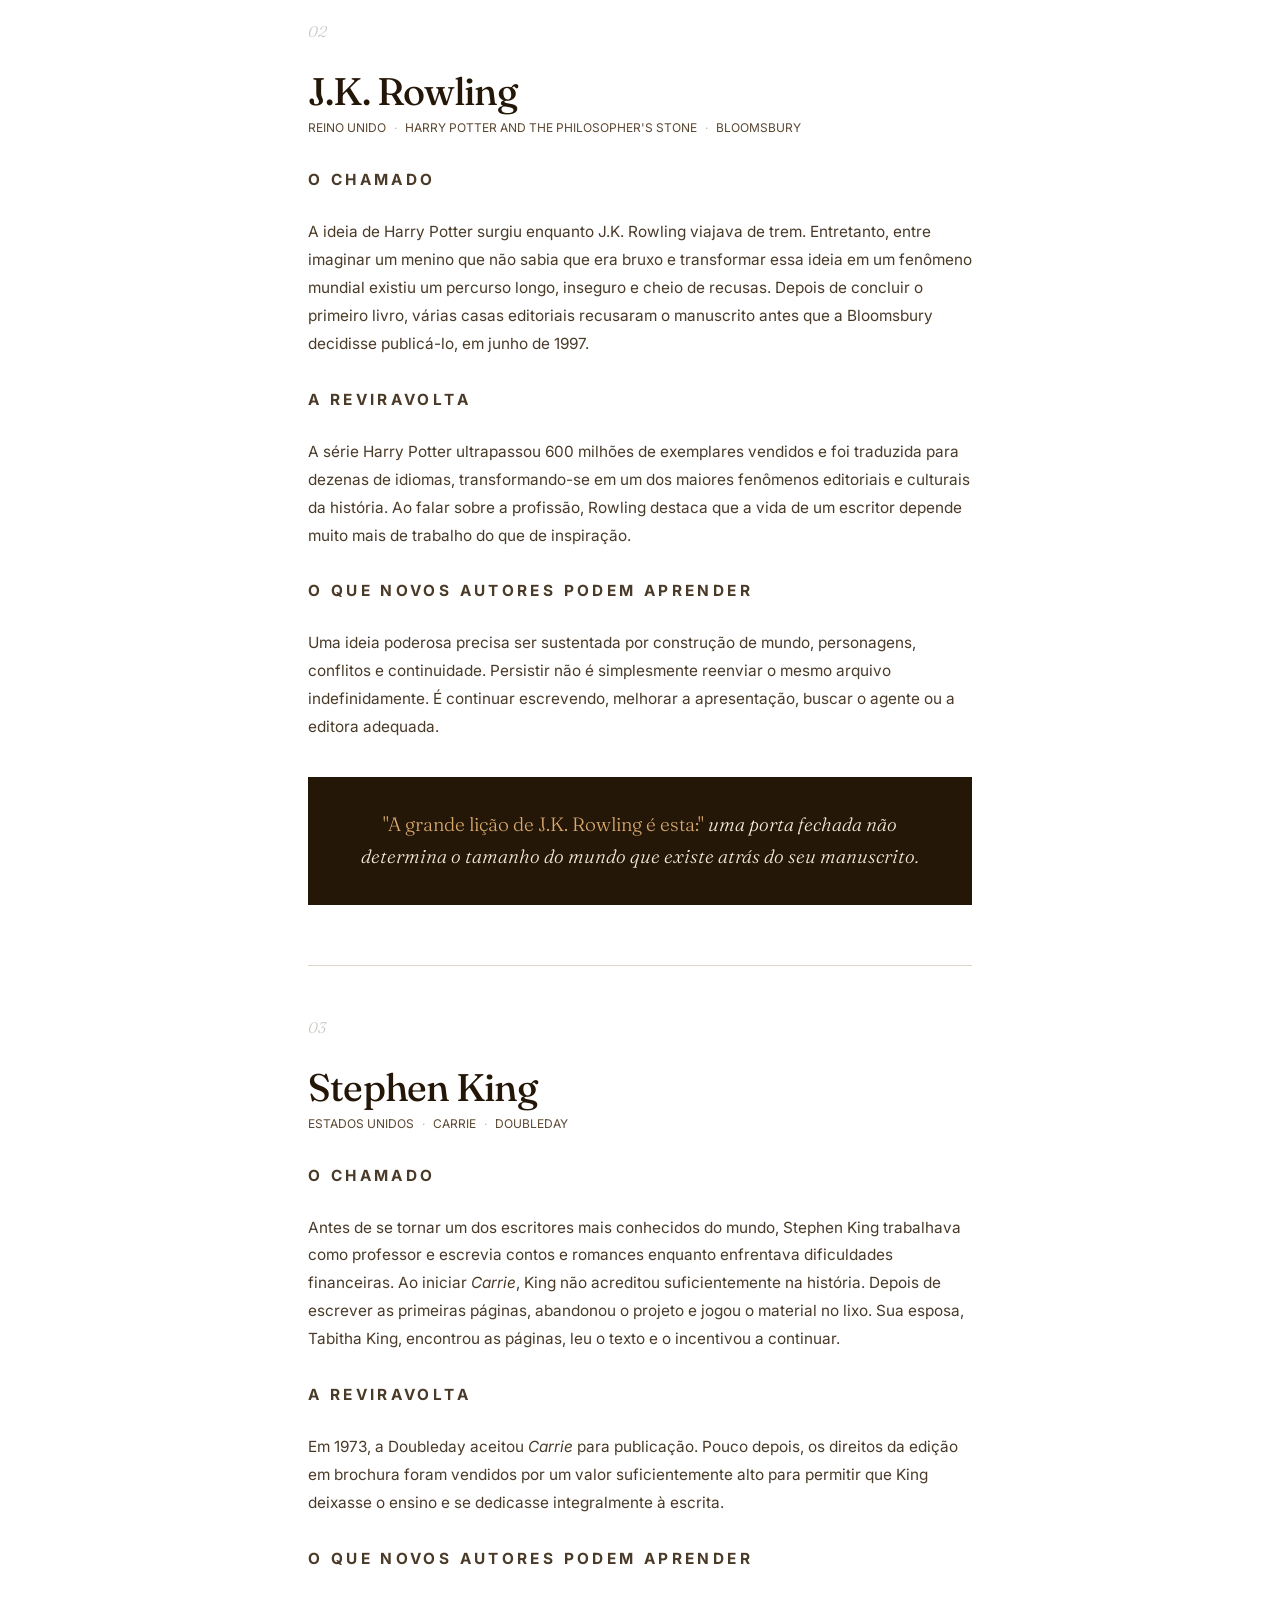
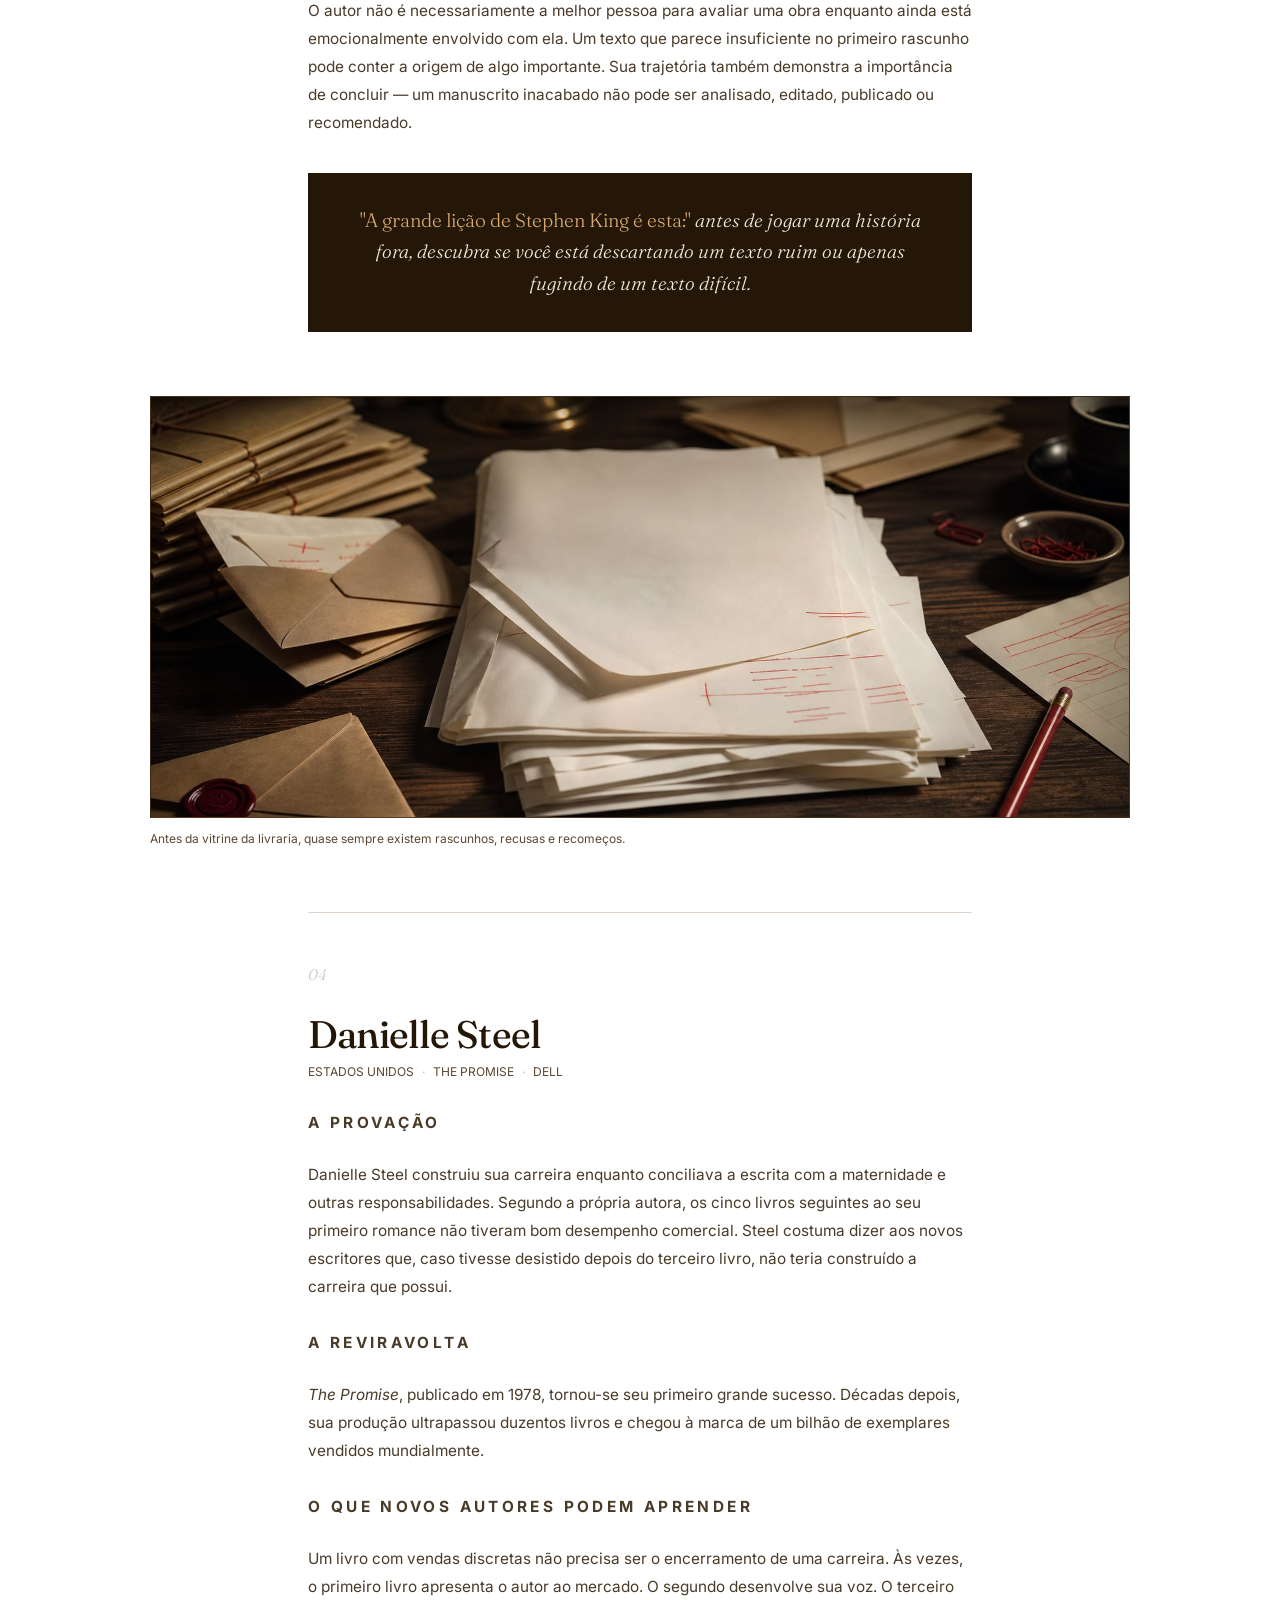
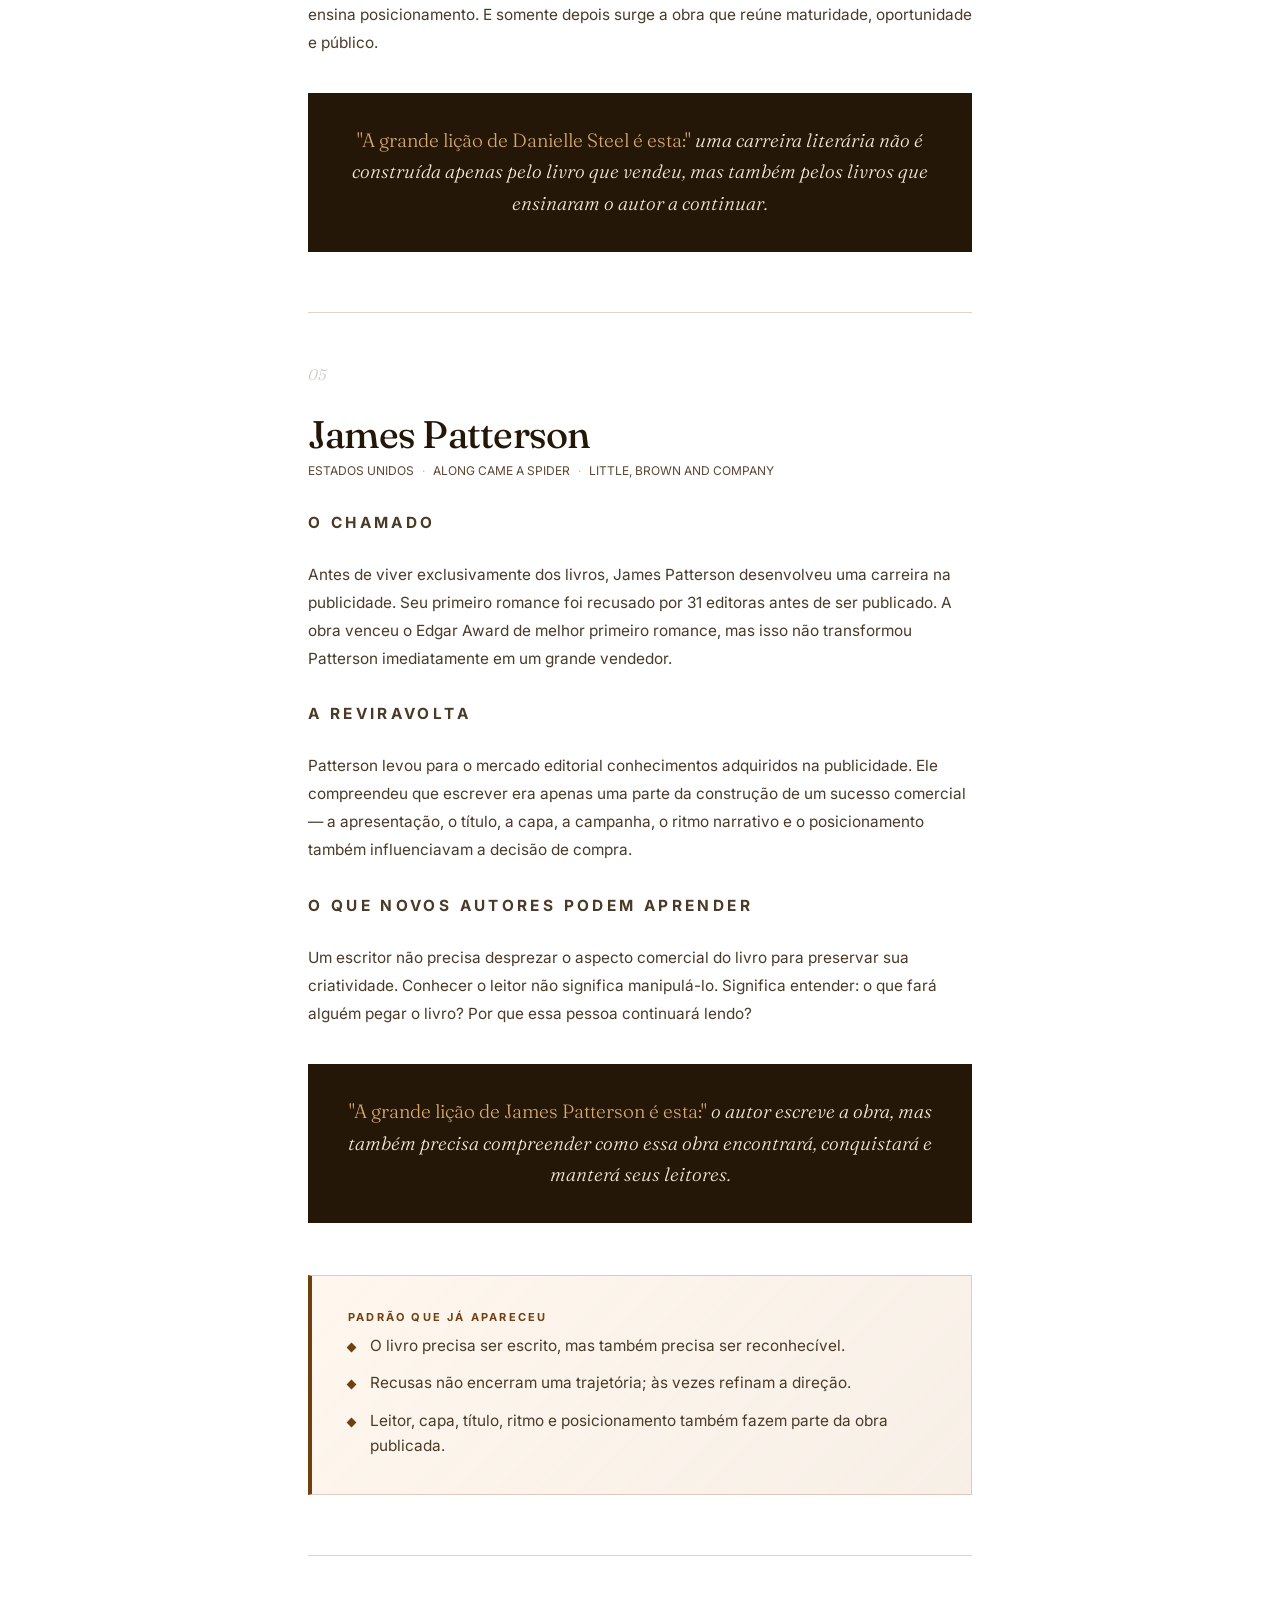
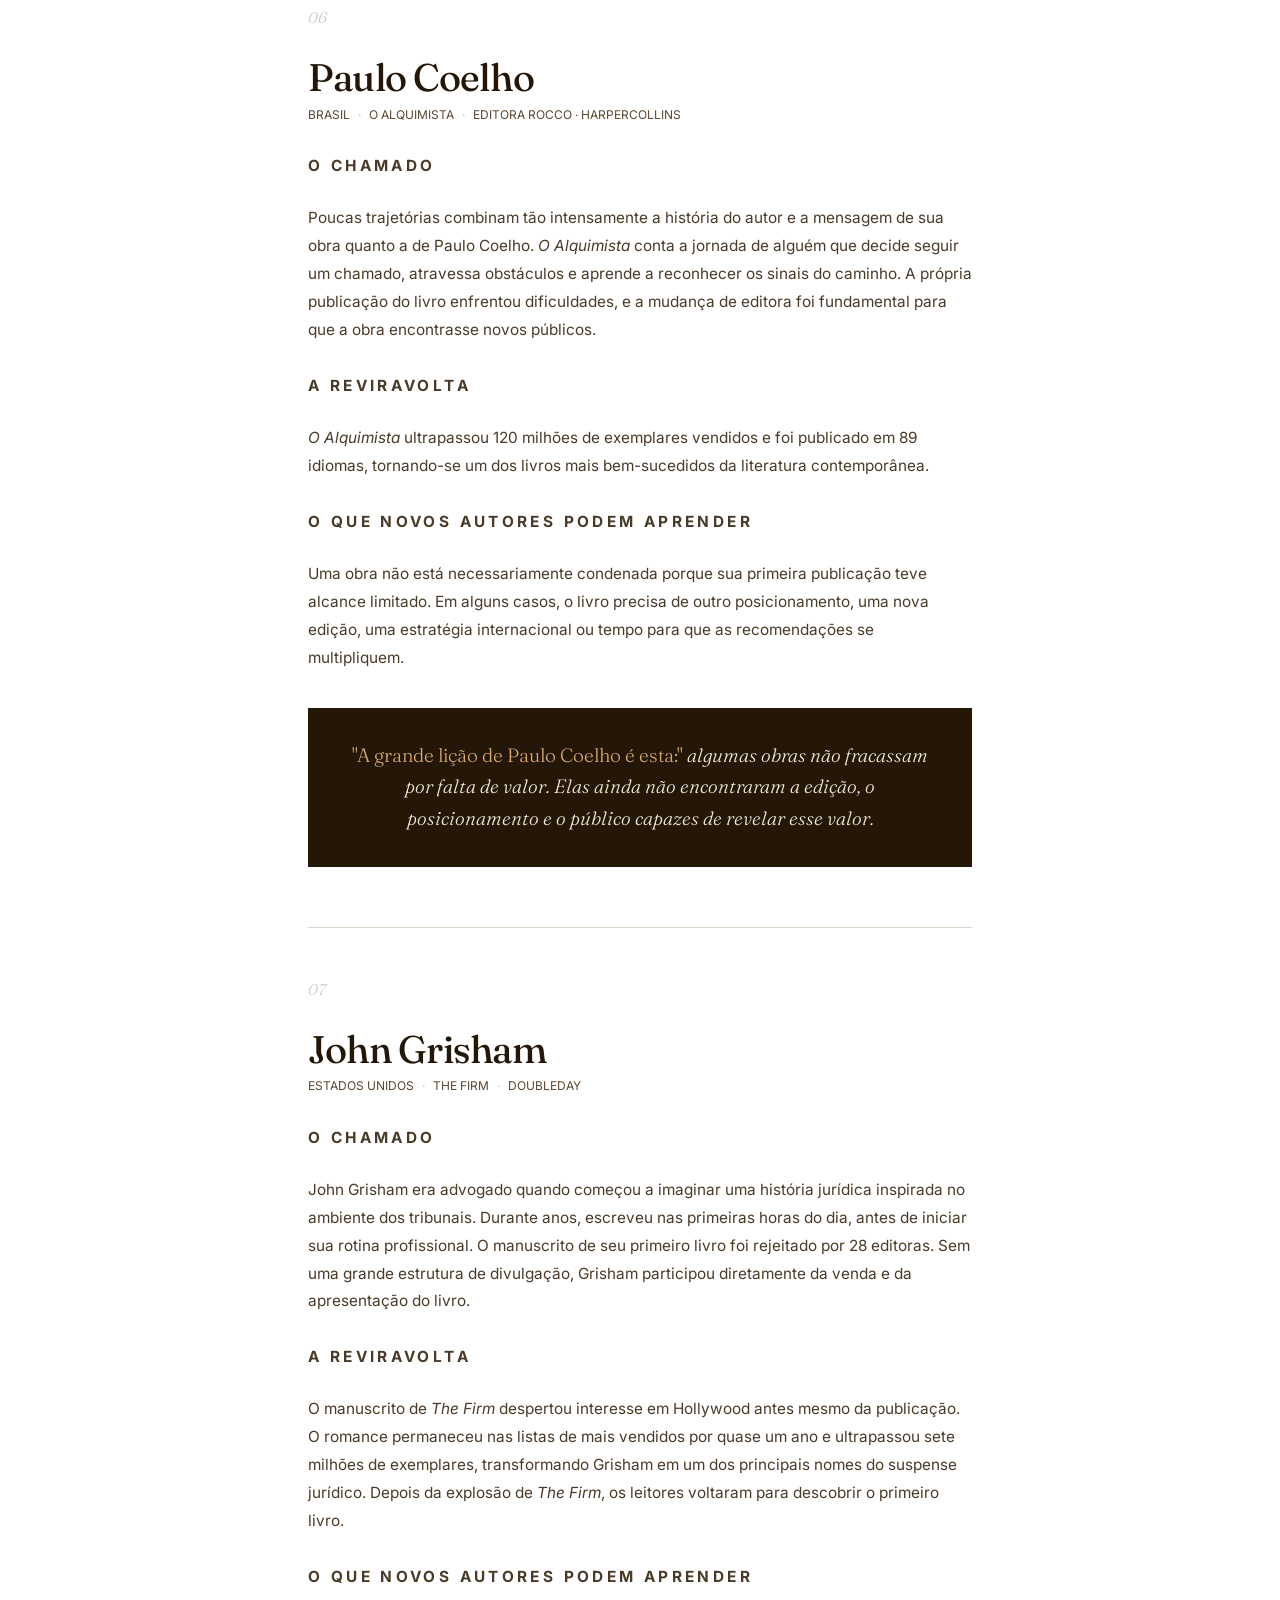
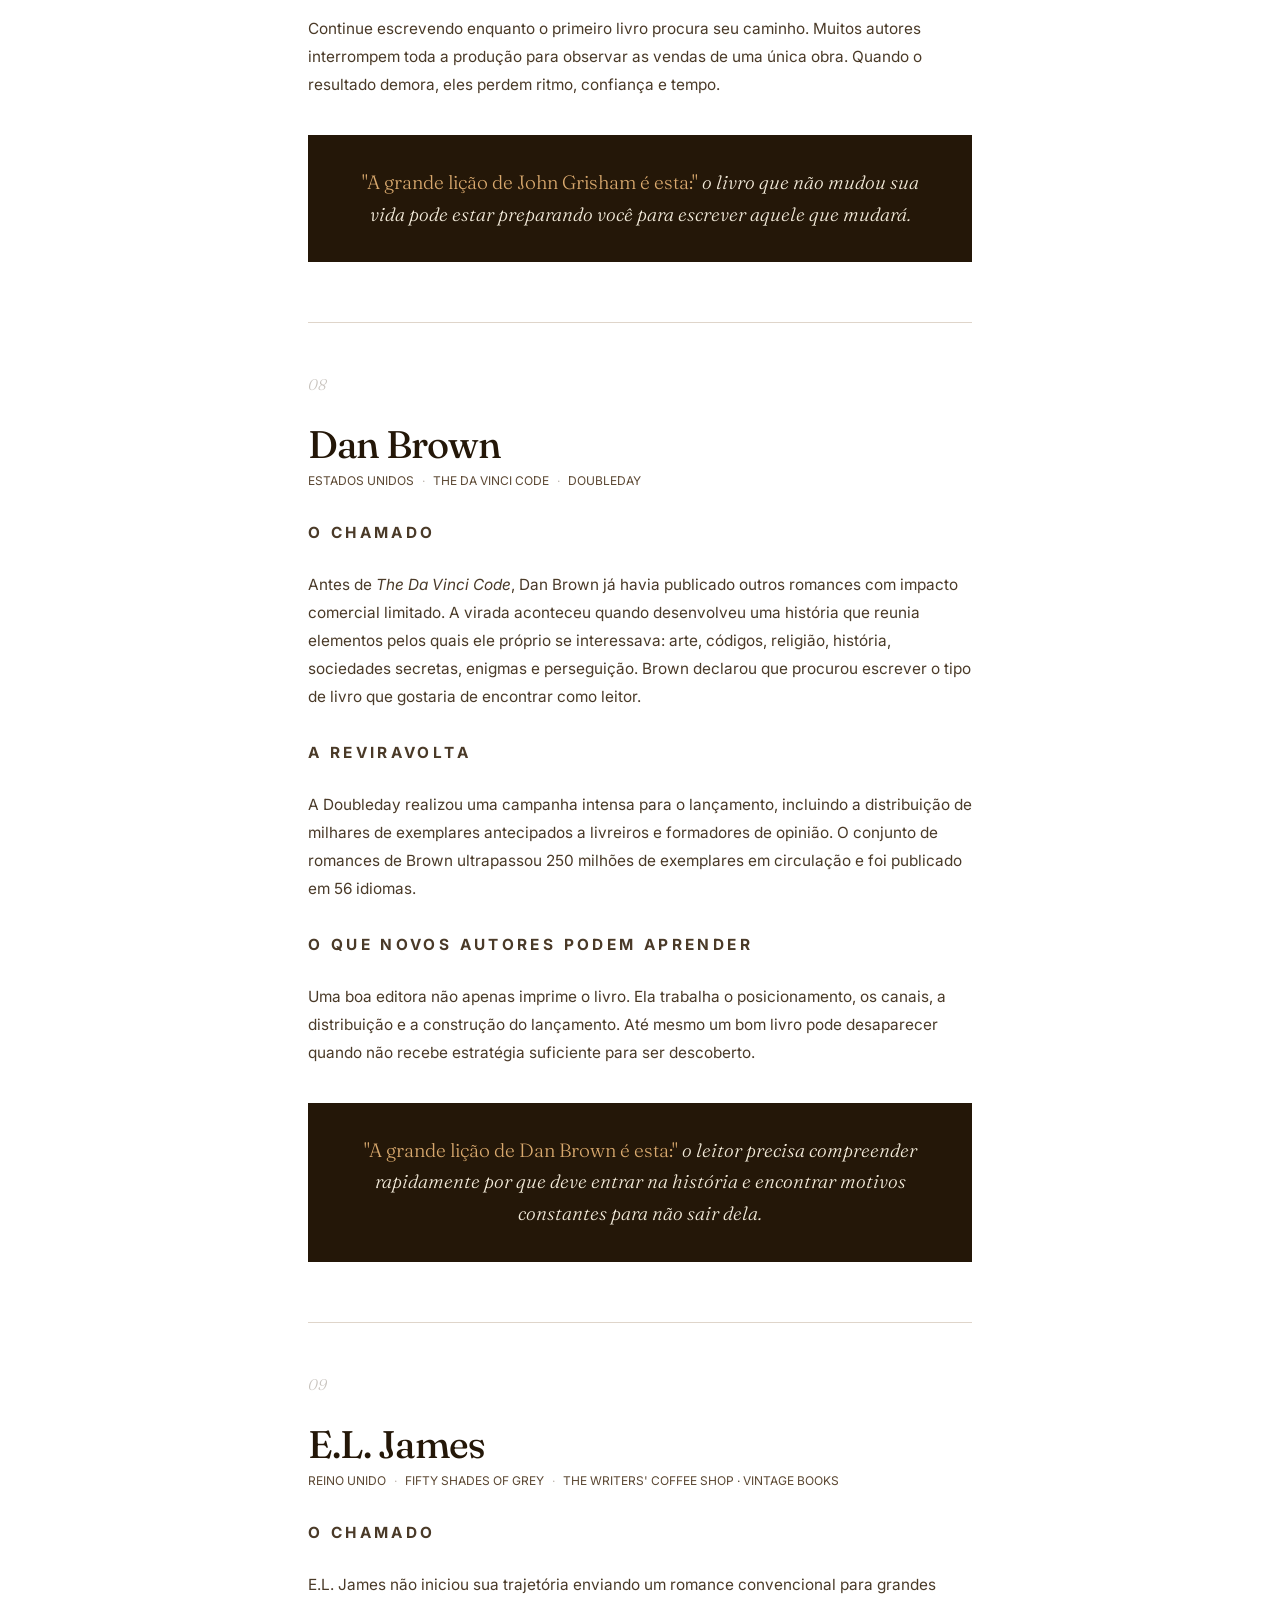
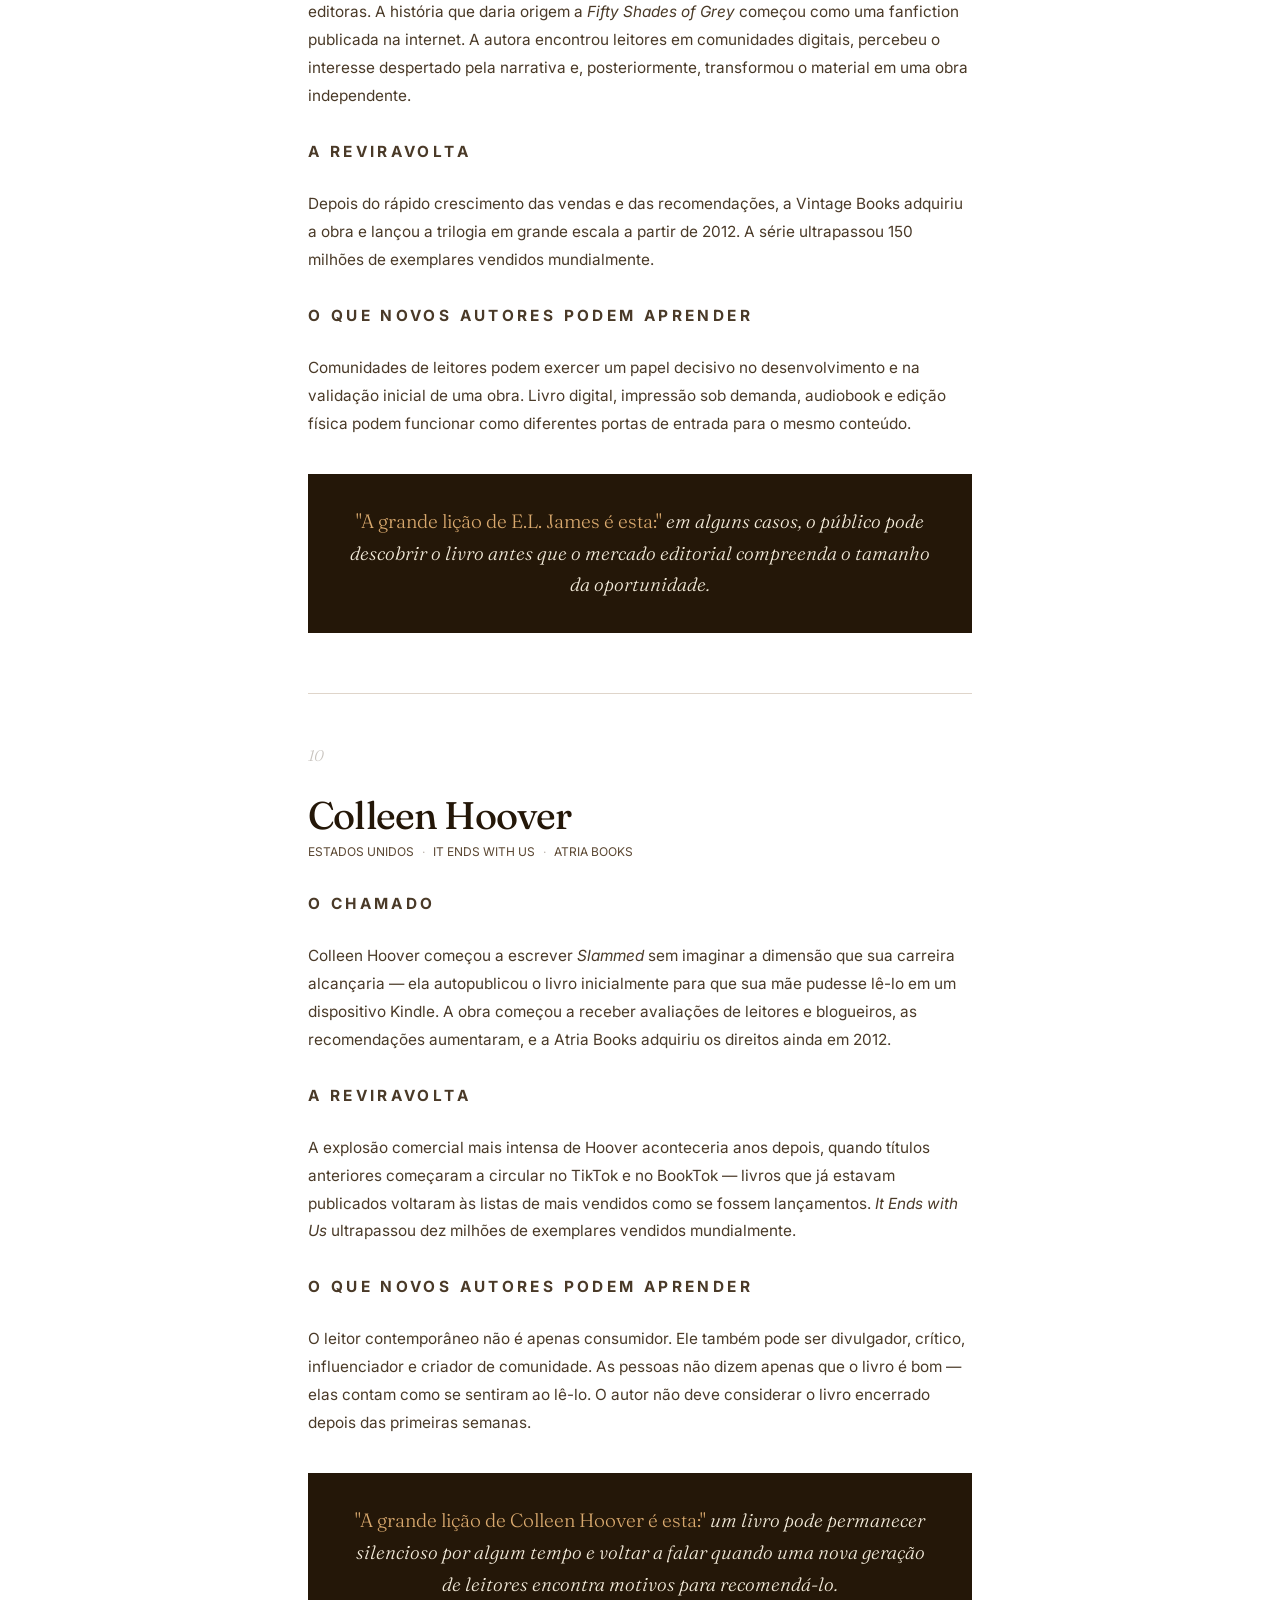
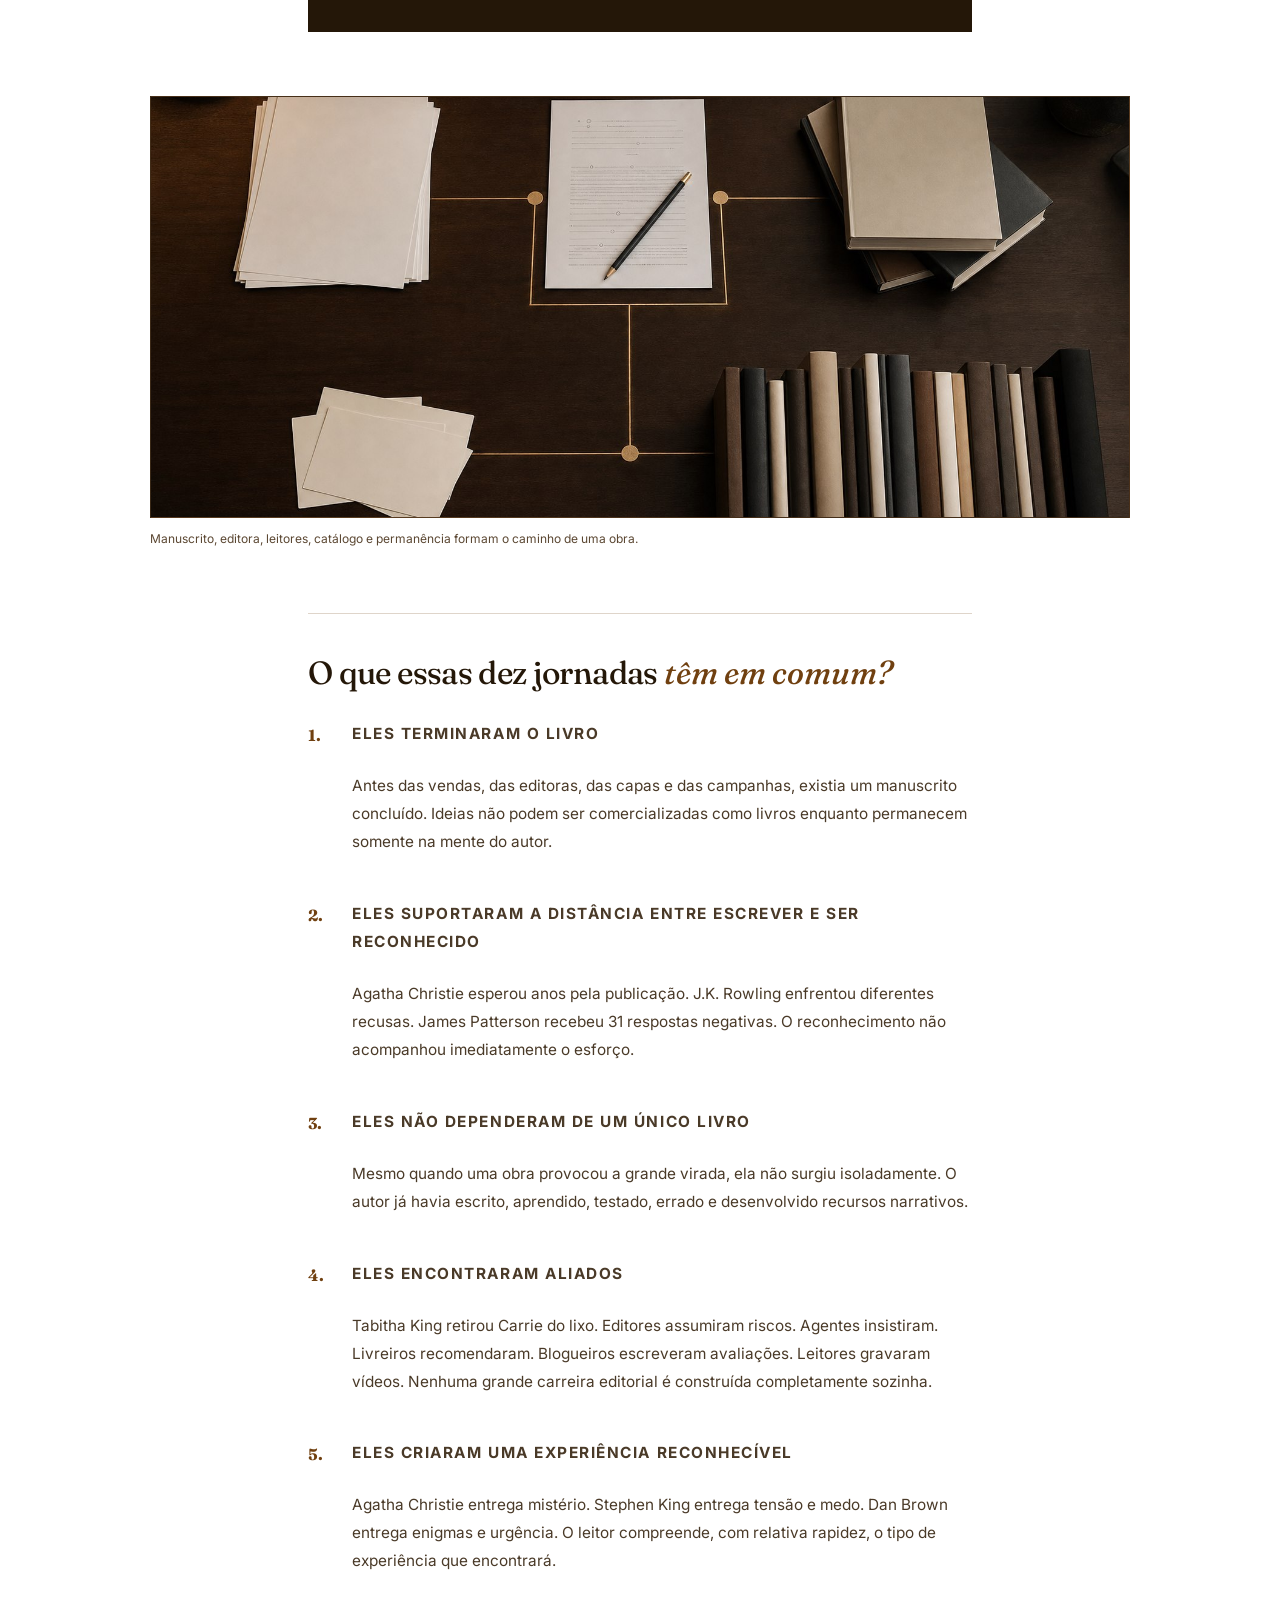
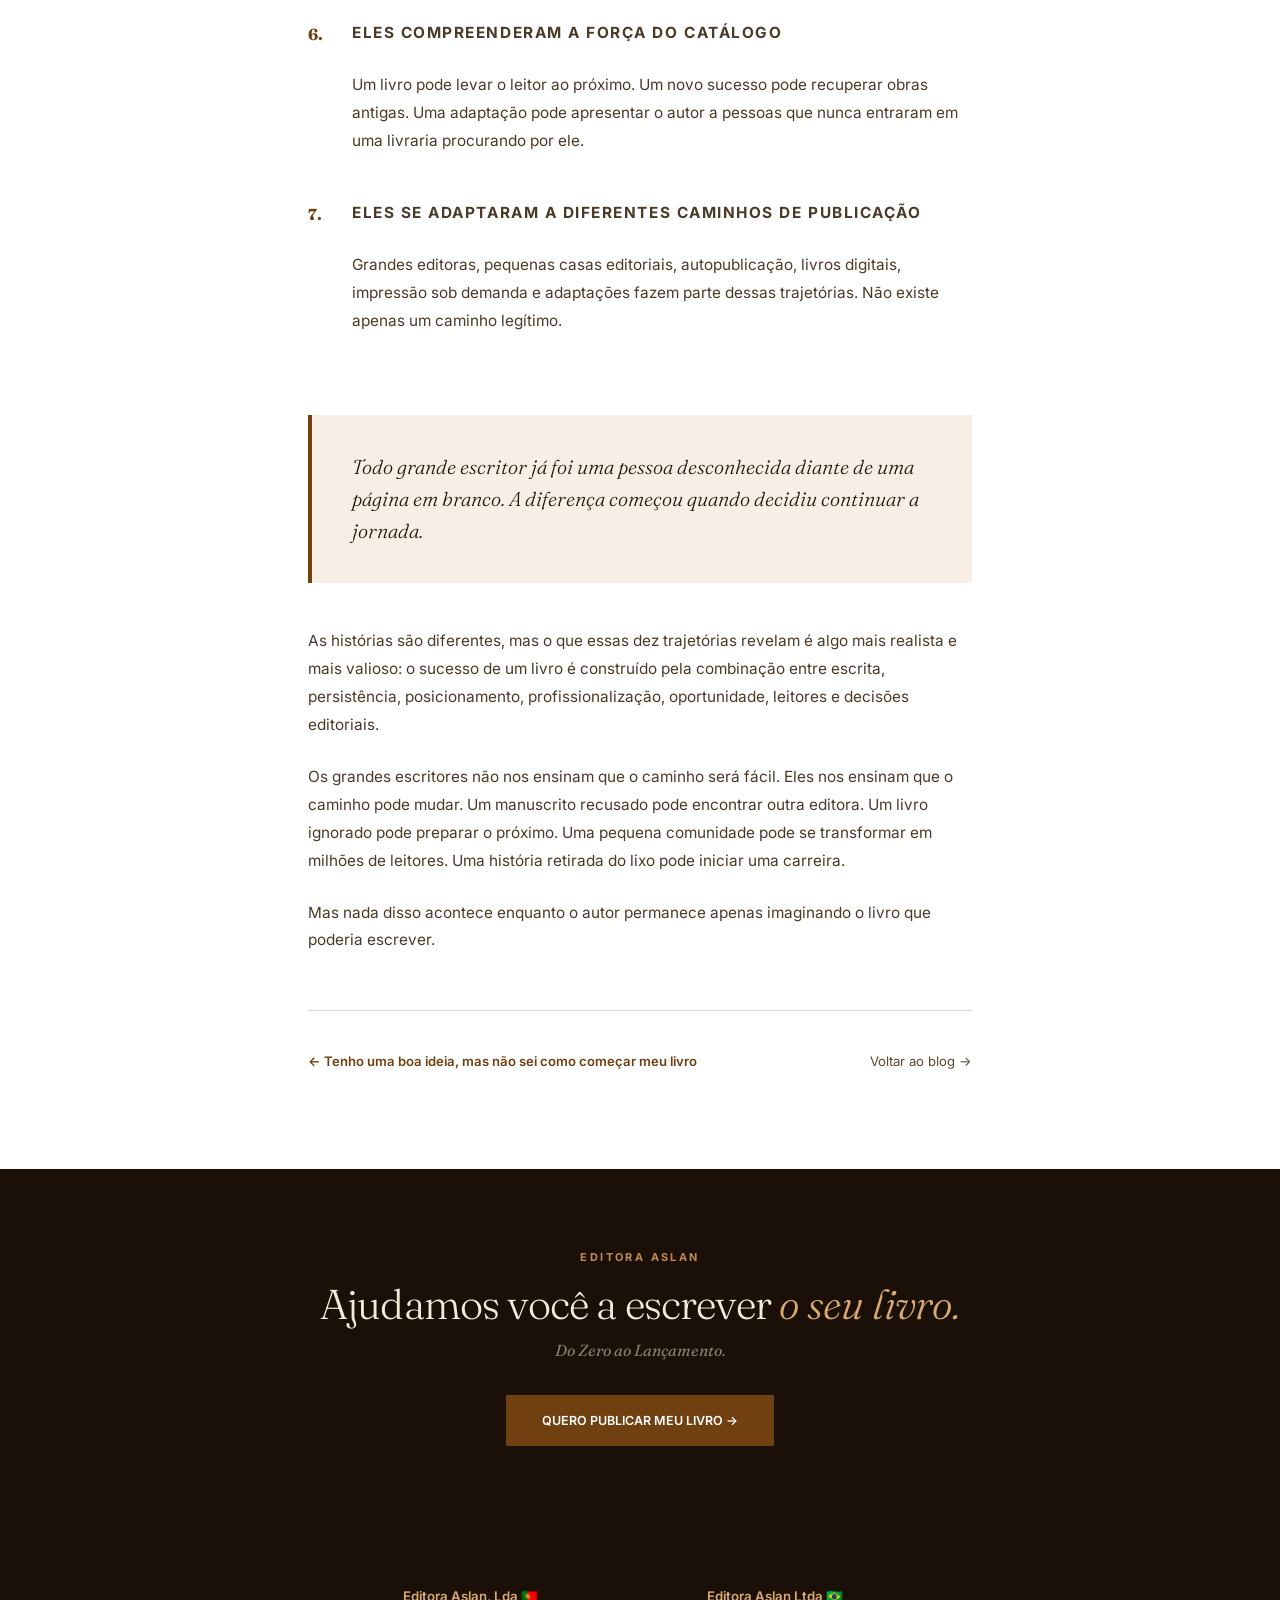
<file: artigo-grandes-escritores.html>
<!DOCTYPE html>
<html lang="pt-BR">
<head>
  <meta charset="utf-8">
  <meta name="viewport" content="width=device-width, initial-scale=1">
  <title>O que os grandes escritores podem nos ensinar com seu percurso — Editora Aslan</title>
  <meta name="description" content="Antes do sucesso, existe uma história que quase ninguém vê. As trajetórias de 10 autores que mudaram o mercado editorial — e o que elas revelam sobre persistência, posicionamento e a força de um catálogo.">
  <link rel="canonical" href="https://www.editoraaslan.com/artigo-grandes-escritores">
  <link rel="icon" href="./uploads/logo.png">
  <link rel="preconnect" href="https://fonts.googleapis.com">
  <link rel="preconnect" href="https://fonts.gstatic.com" crossorigin>
  <link href="https://fonts.googleapis.com/css2?family=Fraunces:ital,opsz,wght@0,9..144,300..700;1,9..144,300..700&family=Inter:wght@400;500;600;700&display=swap" rel="stylesheet">
  <link rel="stylesheet" href="./styles.css">
  <link rel="stylesheet" href="./assets/pages.css">
  <style>
    /* Header transparente */
    body.page .site-header,
    body.page .site-header--scrolled {
      background: transparent !important;
      border-bottom: none !important;
      backdrop-filter: none !important;
      -webkit-backdrop-filter: none !important;
      box-shadow: none !important;
    }

    body.page { background: #FFFFFF !important; }
    .art-body { background: #FFFFFF !important; }

    /* Elimina QUALQUER sombra em elementos da página do artigo */
    body.page,
    body.page .site-header,
    body.page .site-header--scrolled,
    body.page .site-header__inner,
    body.page .art-hero,
    body.page .art-body,
    body.page .art-pull,
    body.page .art-author,
    body.page .art-quote,
    body.page .art-footer-banner,
    body.page .brand__logo,
    body.page .brand {
      box-shadow: none !important;
      filter: none !important;
    }

    /* ── ARTICLE HERO ── */
    .art-hero {
      position: relative;
      background:
        radial-gradient(70% 60% at 20% 30%, rgba(192,138,82,.18), transparent 60%),
        linear-gradient(160deg, #2a1608 0%, #1b1007 55%, #0f0904 100%);
      padding: clamp(100px,12vw,160px) var(--pad-x) clamp(56px,6vw,80px);
      overflow: hidden;
    }
    .art-hero__grain {
      position: absolute;
      inset: 0;
      opacity: .12;
      mix-blend-mode: overlay;
      background-image: url("data:image/svg+xml,%3Csvg xmlns='http://www.w3.org/2000/svg' width='220' height='220'%3E%3Cfilter id='n'%3E%3CfeTurbulence type='fractalNoise' baseFrequency='0.85' numOctaves='2' stitchTiles='stitch'/%3E%3CfeColorMatrix values='0 0 0 0 0.85  0 0 0 0 0.65  0 0 0 0 0.35  0 0 0 0.45 0'/%3E%3C/filter%3E%3Crect width='220' height='220' filter='url(%23n)'/%3E%3C/svg%3E");
      pointer-events: none;
    }
    .art-hero__inner {
      position: relative;
      max-width: 760px;
      margin: 0 auto;
    }
    .art-hero__kicker {
      display: flex;
      align-items: center;
      gap: 12px;
      margin-bottom: 28px;
    }
    .art-hero__kicker-line {
      width: 32px;
      height: 1px;
      background: var(--gold);
      opacity: .7;
    }
    .art-hero__kicker-text {
      font-size: .68rem;
      letter-spacing: .22em;
      text-transform: uppercase;
      color: var(--gold);
      font-weight: 700;
    }
    .art-hero__title {
      font-family: var(--font-display);
      font-size: clamp(2rem, 5vw, 3.4rem);
      font-weight: 300;
      color: #F3EBDA;
      line-height: 1.13;
      letter-spacing: -.02em;
      margin-bottom: 24px;
    }
    .art-hero__title em { font-style: italic; color: var(--gold-bright); }
    .art-hero__meta {
      display: flex;
      align-items: center;
      gap: 20px;
      flex-wrap: wrap;
      font-size: .8rem;
      color: rgba(243,235,218,.5);
      border-top: 1px solid rgba(192,138,82,.2);
      padding-top: 20px;
    }
    .art-hero__meta-sep { opacity: .35; }

    /* ── ARTICLE BODY ── */
    .art-body {
      max-width: 760px;
      margin: 0 auto;
      padding: clamp(56px,8vw,96px) var(--pad-x);
    }
    .art-lead {
      font-family: var(--font-display);
      font-size: clamp(1.1rem, 1.8vw, 1.35rem);
      font-weight: 300;
      font-style: italic;
      color: var(--ink);
      line-height: 1.65;
      border-left: 3px solid var(--gold);
      padding-left: 24px;
      margin-bottom: 52px;
    }
    .art-body p {
      font-size: clamp(.95rem, 1.2vw, 1.05rem);
      line-height: 1.82;
      color: var(--ink-body);
      margin-bottom: 24px;
    }

    /* ── AUTHOR BLOCK ── */
    .art-author {
      border-top: 1px solid var(--line);
      padding-top: 48px;
      margin-top: 60px;
    }
    .art-author__num {
      font-family: var(--font-display);
      font-size: clamp(2.4rem, 5vw, 4rem);
      font-weight: 300;
      font-style: italic;
      color: var(--bronze);
      opacity: .3;
      line-height: 1;
      margin-bottom: 12px;
    }
    .art-author__name {
      font-family: var(--font-display);
      font-size: clamp(1.6rem, 3vw, 2.4rem);
      font-weight: 460;
      letter-spacing: -.02em;
      color: var(--ink);
      margin-bottom: 6px;
      line-height: 1.1;
    }
    .art-author__meta {
      font-size: .75rem;
      color: var(--ink-muted);
      letter-spacing: .08em;
      text-transform: uppercase;
      margin-bottom: 28px;
      display: flex;
      gap: 8px;
      flex-wrap: wrap;
    }
    .art-author__meta-sep { opacity: .4; }

    .art-author__section {
      font-size: .68rem;
      font-weight: 700;
      letter-spacing: .22em;
      text-transform: uppercase;
      color: var(--bronze);
      margin: 28px 0 10px;
    }

    .art-pull {
      margin: 44px 0;
      padding: 36px 40px;
      background: var(--paper-warm);
      border-left: 4px solid var(--bronze);
    }
    .art-pull p {
      font-family: var(--font-display);
      font-size: clamp(1.05rem, 1.6vw, 1.25rem);
      font-style: italic;
      font-weight: 300;
      color: var(--ink);
      line-height: 1.6;
      margin: 0;
    }

    .art-quote {
      margin: 36px 0;
      padding: 32px 40px;
      background: var(--ink);
      text-align: center;
    }
    .art-quote p {
      font-family: var(--font-display);
      font-size: clamp(1rem, 1.6vw, 1.2rem);
      font-style: italic;
      font-weight: 300;
      color: #F3EBDA;
      line-height: 1.65;
      margin: 0;
    }
    .art-quote p em { color: var(--gold-bright); font-style: normal; }

    /* ── PATTERNS ── */
    .art-h2 {
      font-family: var(--font-display);
      font-size: clamp(1.4rem, 2.5vw, 2rem);
      font-weight: 460;
      color: var(--ink);
      letter-spacing: -.02em;
      line-height: 1.2;
      margin: 56px 0 20px;
      padding-top: 40px;
      border-top: 1px solid var(--line);
    }
    .art-h2 em { font-style: italic; color: var(--bronze); }

    .art-pattern-list {
      margin: 28px 0;
      display: flex;
      flex-direction: column;
      gap: 20px;
    }
    .art-pattern-item {
      display: grid;
      grid-template-columns: 28px 1fr;
      gap: 0 16px;
      align-items: start;
    }
    .art-pattern-item__num {
      font-family: var(--font-display);
      font-weight: 700;
      font-size: 1rem;
      color: var(--bronze);
      padding-top: 2px;
    }
    .art-pattern-item__body {}
    .art-pattern-item__title {
      font-size: .82rem;
      font-weight: 700;
      letter-spacing: .1em;
      text-transform: uppercase;
      color: var(--ink);
      margin-bottom: 4px;
    }
    .art-pattern-item__text {
      font-size: .96rem;
      line-height: 1.72;
      color: var(--ink-body);
      margin: 0;
    }

    /* ── NAV ── */
    .art-nav {
      display: flex;
      align-items: center;
      justify-content: space-between;
      flex-wrap: wrap;
      gap: 16px;
      border-top: 1px solid var(--line);
      padding-top: 40px;
      margin-top: 56px;
    }
    .art-nav__back {
      font-size: .82rem;
      color: var(--ink-muted);
      display: flex;
      align-items: center;
      gap: 8px;
      transition: color .2s;
    }
    .art-nav__back:hover { color: var(--bronze); }
    .art-nav__prev {
      font-size: .82rem;
      color: var(--bronze);
      display: flex;
      align-items: center;
      gap: 8px;
      font-weight: 600;
    }
    .art-nav__prev:hover { text-decoration: underline; }

    /* ── FOOTER BANNER ── */
    .art-footer-banner {
      background: var(--espresso);
      padding: clamp(48px,7vw,80px) var(--pad-x);
      text-align: center;
    }
    .art-footer-banner__label {
      font-size: .68rem;
      letter-spacing: .22em;
      text-transform: uppercase;
      color: var(--gold);
      font-weight: 700;
      margin-bottom: 14px;
    }
    .art-footer-banner__title {
      font-family: var(--font-display);
      font-size: clamp(1.6rem, 3.5vw, 2.6rem);
      font-weight: 300;
      color: #F3EBDA;
      letter-spacing: -.02em;
      line-height: 1.15;
      margin-bottom: 8px;
    }
    .art-footer-banner__title em { font-style: italic; color: var(--gold-bright); }
    .art-footer-banner__sub {
      font-family: var(--font-display);
      font-size: 1rem;
      font-style: italic;
      color: rgba(243,235,218,.5);
      margin-bottom: 32px;
    }
  </style>
</head>
<body class="page">

  <header class="site-header">
    <div class="site-header__inner">
      <a class="brand" href="/">
        <img class="brand__logo" src="./uploads/logos/ASLAN_Logo_V2_W.png" alt="Editora Aslan" width="220" height="55">
      </a>
      <nav class="nav" id="nav" aria-label="Navegação principal">
        <a class="nav__item" href="/">Editora Aslan</a>
        <a class="nav__item" href="/publique-o-seu-livro">Publique o seu livro</a>
        <a class="nav__item" href="/mentorias">Mentorias</a>
        <a class="nav__item" href="/coautoria">Coautoria</a>
        <a class="nav__item" href="/loja">Loja Virtual</a>
        <a class="nav__item" href="/cursos">Cursos Online</a>
        <a class="nav__item nav__item--active" href="/blog">Blog</a>
        <a class="nav__cta" href="/contato">Contato</a>
      </nav>
      <button class="nav-toggle" id="nav-toggle" aria-expanded="false" aria-controls="nav" aria-label="Abrir menu">
        <span class="nav-toggle__bar"></span>
        <span class="nav-toggle__bar"></span>
        <span class="nav-toggle__bar"></span>
      </button>
    </div>
  </header>

  <main>

    <!-- HERO -->
    <section class="art-hero">
      <span class="art-hero__grain" aria-hidden="true"></span>
      <div class="art-hero__inner reveal">
        <div class="art-hero__kicker">
          <span class="art-hero__kicker-line" aria-hidden="true"></span>
          <span class="art-hero__kicker-text">Deixa te contar · Percursos editoriais</span>
        </div>
        <h1 class="art-hero__title">
          O que os grandes escritores podem nos ensinar
          <em>com seu percurso</em>
        </h1>
        <div class="art-hero__meta">
          <span>Editora Aslan</span>
          <span class="art-hero__meta-sep" aria-hidden="true">·</span>
          <span>Julho de 2026</span>
          <span class="art-hero__meta-sep" aria-hidden="true">·</span>
          <span>35 min de leitura</span>
        </div>
      </div>
    </section>

    <!-- CORPO -->
    <article class="art-body">

      <p class="art-lead">
        "Antes do sucesso, existe uma história que quase ninguém vê." Quando entramos em uma livraria e encontramos uma mesa repleta de exemplares de um mesmo autor, é fácil imaginar que o sucesso sempre esteve à espera dele.
      </p>

      <p>Vemos as capas traduzidas para diferentes idiomas, as adaptações cinematográficas, as entrevistas, os prêmios, as filas para autógrafos e os impressionantes números de vendas.</p>

      <p>O que raramente vemos são os manuscritos devolvidos, as cartas de rejeição, os lançamentos ignorados, as contas para pagar, os empregos mantidos durante a escrita, os livros que quase foram abandonados e os anos em que praticamente ninguém sabia quem aquele autor era.</p>

      <p>O sucesso editorial costuma ser contado a partir do momento da vitória. Entretanto, a verdadeira história começa muito antes — quando alguém decide continuar escrevendo sem possuir nenhuma garantia de que será publicado.</p>

      <div class="art-pull">
        <p>O sucesso de um livro raramente depende de apenas um acontecimento. Ele é construído pela combinação entre escrita, persistência, posicionamento, profissionalização, oportunidade, leitores e decisões editoriais.</p>
      </div>

      <figure class="art-image-slot art-image-slot--photo">
        <div class="art-image-slot__frame">
          <img class="art-image-slot__image" src="./uploads/blog/artigo-escritores-linha-tempo.jpg" alt="Linha do tempo editorial com manuscritos, envelopes e livros sem título organizados sobre uma mesa." loading="lazy" decoding="async">
        </div>
        <figcaption>A trajetória de um autor combina manuscrito, recusa, edição, leitores e tempo.</figcaption>
      </figure>

      <aside class="art-keynote">
        <span class="art-keynote__label">Como ler este artigo</span>
        <p>Não é sobre copiar a vida de autores famosos. É sobre observar padrões: insistência, posicionamento, catálogo, leitores e a coragem de continuar.</p>
      </aside>

      <!-- AGATHA CHRISTIE -->
      <div class="art-author">
        <p class="art-author__num">01</p>
        <h2 class="art-author__name">Agatha Christie</h2>
        <div class="art-author__meta">
          <span>Inglaterra</span>
          <span class="art-author__meta-sep">·</span>
          <span>And Then There Were None</span>
          <span class="art-author__meta-sep">·</span>
          <span>Collins Crime Club</span>
        </div>

        <p class="art-author__section">O chamado</p>
        <p>A trajetória de Agatha Christie não começou com a certeza de que ela se tornaria a escritora de romances policiais mais vendida da história. Seu primeiro romance policial nasceu de um desafio feito por sua irmã, que duvidava que Agatha conseguisse escrever uma história de mistério na qual o leitor tivesse condições de descobrir o culpado.</p>
        <p>Ela aceitou o desafio, concluiu o manuscrito e começou a enviá-lo às editoras. Seis editoras rejeitaram a obra. O livro somente foi aceito quatro anos depois de concluído.</p>

        <p class="art-author__section">A reviravolta</p>
        <p>Seu maior sucesso individual, <em>And Then There Were None</em>, publicado em 1939, é o romance policial mais vendido da história, com cerca de 100 milhões de exemplares. O conjunto da obra de Agatha Christie é estimado em aproximadamente dois bilhões de livros vendidos em mais de cem idiomas.</p>

        <p class="art-author__section">O que novos autores podem aprender</p>
        <p>A rejeição editorial não constitui uma sentença definitiva sobre uma obra. O domínio de um gênero pode ser mais poderoso do que a tentativa de escrever para todos. Agatha também demonstra a força de um catálogo: um autor não constrói sua carreira com um único lançamento.</p>

        <div class="art-quote">
          <p><em>"A grande lição de Agatha Christie é esta:"</em> não basta esconder o culpado. É preciso conduzir o leitor por uma experiência que ele deseje viver novamente.</p>
        </div>
      </div>

      <!-- J.K. ROWLING -->
      <div class="art-author">
        <p class="art-author__num">02</p>
        <h2 class="art-author__name">J.K. Rowling</h2>
        <div class="art-author__meta">
          <span>Reino Unido</span>
          <span class="art-author__meta-sep">·</span>
          <span>Harry Potter and the Philosopher's Stone</span>
          <span class="art-author__meta-sep">·</span>
          <span>Bloomsbury</span>
        </div>

        <p class="art-author__section">O chamado</p>
        <p>A ideia de Harry Potter surgiu enquanto J.K. Rowling viajava de trem. Entretanto, entre imaginar um menino que não sabia que era bruxo e transformar essa ideia em um fenômeno mundial existiu um percurso longo, inseguro e cheio de recusas. Depois de concluir o primeiro livro, várias casas editoriais recusaram o manuscrito antes que a Bloomsbury decidisse publicá-lo, em junho de 1997.</p>

        <p class="art-author__section">A reviravolta</p>
        <p>A série Harry Potter ultrapassou 600 milhões de exemplares vendidos e foi traduzida para dezenas de idiomas, transformando-se em um dos maiores fenômenos editoriais e culturais da história. Ao falar sobre a profissão, Rowling destaca que a vida de um escritor depende muito mais de trabalho do que de inspiração.</p>

        <p class="art-author__section">O que novos autores podem aprender</p>
        <p>Uma ideia poderosa precisa ser sustentada por construção de mundo, personagens, conflitos e continuidade. Persistir não é simplesmente reenviar o mesmo arquivo indefinidamente. É continuar escrevendo, melhorar a apresentação, buscar o agente ou a editora adequada.</p>

        <div class="art-quote">
          <p><em>"A grande lição de J.K. Rowling é esta:"</em> uma porta fechada não determina o tamanho do mundo que existe atrás do seu manuscrito.</p>
        </div>
      </div>

      <!-- STEPHEN KING -->
      <div class="art-author">
        <p class="art-author__num">03</p>
        <h2 class="art-author__name">Stephen King</h2>
        <div class="art-author__meta">
          <span>Estados Unidos</span>
          <span class="art-author__meta-sep">·</span>
          <span>Carrie</span>
          <span class="art-author__meta-sep">·</span>
          <span>Doubleday</span>
        </div>

        <p class="art-author__section">O chamado</p>
        <p>Antes de se tornar um dos escritores mais conhecidos do mundo, Stephen King trabalhava como professor e escrevia contos e romances enquanto enfrentava dificuldades financeiras. Ao iniciar <em>Carrie</em>, King não acreditou suficientemente na história. Depois de escrever as primeiras páginas, abandonou o projeto e jogou o material no lixo. Sua esposa, Tabitha King, encontrou as páginas, leu o texto e o incentivou a continuar.</p>

        <p class="art-author__section">A reviravolta</p>
        <p>Em 1973, a Doubleday aceitou <em>Carrie</em> para publicação. Pouco depois, os direitos da edição em brochura foram vendidos por um valor suficientemente alto para permitir que King deixasse o ensino e se dedicasse integralmente à escrita.</p>

        <p class="art-author__section">O que novos autores podem aprender</p>
        <p>O autor não é necessariamente a melhor pessoa para avaliar uma obra enquanto ainda está emocionalmente envolvido com ela. Um texto que parece insuficiente no primeiro rascunho pode conter a origem de algo importante. Sua trajetória também demonstra a importância de concluir — um manuscrito inacabado não pode ser analisado, editado, publicado ou recomendado.</p>

        <div class="art-quote">
          <p><em>"A grande lição de Stephen King é esta:"</em> antes de jogar uma história fora, descubra se você está descartando um texto ruim ou apenas fugindo de um texto difícil.</p>
        </div>
      </div>

      <figure class="art-image-slot art-image-slot--photo">
        <div class="art-image-slot__frame">
          <img class="art-image-slot__image" src="./uploads/blog/artigo-escritores-manuscritos.jpg" alt="Pilha de manuscritos, envelopes e marcas de revisão sobre uma mesa, sugerindo recusas e recomeços." loading="lazy" decoding="async">
        </div>
        <figcaption>Antes da vitrine da livraria, quase sempre existem rascunhos, recusas e recomeços.</figcaption>
      </figure>

      <!-- DANIELLE STEEL -->
      <div class="art-author">
        <p class="art-author__num">04</p>
        <h2 class="art-author__name">Danielle Steel</h2>
        <div class="art-author__meta">
          <span>Estados Unidos</span>
          <span class="art-author__meta-sep">·</span>
          <span>The Promise</span>
          <span class="art-author__meta-sep">·</span>
          <span>Dell</span>
        </div>

        <p class="art-author__section">A provação</p>
        <p>Danielle Steel construiu sua carreira enquanto conciliava a escrita com a maternidade e outras responsabilidades. Segundo a própria autora, os cinco livros seguintes ao seu primeiro romance não tiveram bom desempenho comercial. Steel costuma dizer aos novos escritores que, caso tivesse desistido depois do terceiro livro, não teria construído a carreira que possui.</p>

        <p class="art-author__section">A reviravolta</p>
        <p><em>The Promise</em>, publicado em 1978, tornou-se seu primeiro grande sucesso. Décadas depois, sua produção ultrapassou duzentos livros e chegou à marca de um bilhão de exemplares vendidos mundialmente.</p>

        <p class="art-author__section">O que novos autores podem aprender</p>
        <p>Um livro com vendas discretas não precisa ser o encerramento de uma carreira. Às vezes, o primeiro livro apresenta o autor ao mercado. O segundo desenvolve sua voz. O terceiro ensina posicionamento. E somente depois surge a obra que reúne maturidade, oportunidade e público.</p>

        <div class="art-quote">
          <p><em>"A grande lição de Danielle Steel é esta:"</em> uma carreira literária não é construída apenas pelo livro que vendeu, mas também pelos livros que ensinaram o autor a continuar.</p>
        </div>
      </div>

      <!-- JAMES PATTERSON -->
      <div class="art-author">
        <p class="art-author__num">05</p>
        <h2 class="art-author__name">James Patterson</h2>
        <div class="art-author__meta">
          <span>Estados Unidos</span>
          <span class="art-author__meta-sep">·</span>
          <span>Along Came a Spider</span>
          <span class="art-author__meta-sep">·</span>
          <span>Little, Brown and Company</span>
        </div>

        <p class="art-author__section">O chamado</p>
        <p>Antes de viver exclusivamente dos livros, James Patterson desenvolveu uma carreira na publicidade. Seu primeiro romance foi recusado por 31 editoras antes de ser publicado. A obra venceu o Edgar Award de melhor primeiro romance, mas isso não transformou Patterson imediatamente em um grande vendedor.</p>

        <p class="art-author__section">A reviravolta</p>
        <p>Patterson levou para o mercado editorial conhecimentos adquiridos na publicidade. Ele compreendeu que escrever era apenas uma parte da construção de um sucesso comercial — a apresentação, o título, a capa, a campanha, o ritmo narrativo e o posicionamento também influenciavam a decisão de compra.</p>

        <p class="art-author__section">O que novos autores podem aprender</p>
        <p>Um escritor não precisa desprezar o aspecto comercial do livro para preservar sua criatividade. Conhecer o leitor não significa manipulá-lo. Significa entender: o que fará alguém pegar o livro? Por que essa pessoa continuará lendo?</p>

        <div class="art-quote">
          <p><em>"A grande lição de James Patterson é esta:"</em> o autor escreve a obra, mas também precisa compreender como essa obra encontrará, conquistará e manterá seus leitores.</p>
        </div>
      </div>

      <aside class="art-quick-list">
        <span class="art-quick-list__label">Padrão que já apareceu</span>
        <ul>
          <li>O livro precisa ser escrito, mas também precisa ser reconhecível.</li>
          <li>Recusas não encerram uma trajetória; às vezes refinam a direção.</li>
          <li>Leitor, capa, título, ritmo e posicionamento também fazem parte da obra publicada.</li>
        </ul>
      </aside>

      <!-- PAULO COELHO -->
      <div class="art-author">
        <p class="art-author__num">06</p>
        <h2 class="art-author__name">Paulo Coelho</h2>
        <div class="art-author__meta">
          <span>Brasil</span>
          <span class="art-author__meta-sep">·</span>
          <span>O Alquimista</span>
          <span class="art-author__meta-sep">·</span>
          <span>Editora Rocco · HarperCollins</span>
        </div>

        <p class="art-author__section">O chamado</p>
        <p>Poucas trajetórias combinam tão intensamente a história do autor e a mensagem de sua obra quanto a de Paulo Coelho. <em>O Alquimista</em> conta a jornada de alguém que decide seguir um chamado, atravessa obstáculos e aprende a reconhecer os sinais do caminho. A própria publicação do livro enfrentou dificuldades, e a mudança de editora foi fundamental para que a obra encontrasse novos públicos.</p>

        <p class="art-author__section">A reviravolta</p>
        <p><em>O Alquimista</em> ultrapassou 120 milhões de exemplares vendidos e foi publicado em 89 idiomas, tornando-se um dos livros mais bem-sucedidos da literatura contemporânea.</p>

        <p class="art-author__section">O que novos autores podem aprender</p>
        <p>Uma obra não está necessariamente condenada porque sua primeira publicação teve alcance limitado. Em alguns casos, o livro precisa de outro posicionamento, uma nova edição, uma estratégia internacional ou tempo para que as recomendações se multipliquem.</p>

        <div class="art-quote">
          <p><em>"A grande lição de Paulo Coelho é esta:"</em> algumas obras não fracassam por falta de valor. Elas ainda não encontraram a edição, o posicionamento e o público capazes de revelar esse valor.</p>
        </div>
      </div>

      <!-- JOHN GRISHAM -->
      <div class="art-author">
        <p class="art-author__num">07</p>
        <h2 class="art-author__name">John Grisham</h2>
        <div class="art-author__meta">
          <span>Estados Unidos</span>
          <span class="art-author__meta-sep">·</span>
          <span>The Firm</span>
          <span class="art-author__meta-sep">·</span>
          <span>Doubleday</span>
        </div>

        <p class="art-author__section">O chamado</p>
        <p>John Grisham era advogado quando começou a imaginar uma história jurídica inspirada no ambiente dos tribunais. Durante anos, escreveu nas primeiras horas do dia, antes de iniciar sua rotina profissional. O manuscrito de seu primeiro livro foi rejeitado por 28 editoras. Sem uma grande estrutura de divulgação, Grisham participou diretamente da venda e da apresentação do livro.</p>

        <p class="art-author__section">A reviravolta</p>
        <p>O manuscrito de <em>The Firm</em> despertou interesse em Hollywood antes mesmo da publicação. O romance permaneceu nas listas de mais vendidos por quase um ano e ultrapassou sete milhões de exemplares, transformando Grisham em um dos principais nomes do suspense jurídico. Depois da explosão de <em>The Firm</em>, os leitores voltaram para descobrir o primeiro livro.</p>

        <p class="art-author__section">O que novos autores podem aprender</p>
        <p>Continue escrevendo enquanto o primeiro livro procura seu caminho. Muitos autores interrompem toda a produção para observar as vendas de uma única obra. Quando o resultado demora, eles perdem ritmo, confiança e tempo.</p>

        <div class="art-quote">
          <p><em>"A grande lição de John Grisham é esta:"</em> o livro que não mudou sua vida pode estar preparando você para escrever aquele que mudará.</p>
        </div>
      </div>

      <!-- DAN BROWN -->
      <div class="art-author">
        <p class="art-author__num">08</p>
        <h2 class="art-author__name">Dan Brown</h2>
        <div class="art-author__meta">
          <span>Estados Unidos</span>
          <span class="art-author__meta-sep">·</span>
          <span>The Da Vinci Code</span>
          <span class="art-author__meta-sep">·</span>
          <span>Doubleday</span>
        </div>

        <p class="art-author__section">O chamado</p>
        <p>Antes de <em>The Da Vinci Code</em>, Dan Brown já havia publicado outros romances com impacto comercial limitado. A virada aconteceu quando desenvolveu uma história que reunia elementos pelos quais ele próprio se interessava: arte, códigos, religião, história, sociedades secretas, enigmas e perseguição. Brown declarou que procurou escrever o tipo de livro que gostaria de encontrar como leitor.</p>

        <p class="art-author__section">A reviravolta</p>
        <p>A Doubleday realizou uma campanha intensa para o lançamento, incluindo a distribuição de milhares de exemplares antecipados a livreiros e formadores de opinião. O conjunto de romances de Brown ultrapassou 250 milhões de exemplares em circulação e foi publicado em 56 idiomas.</p>

        <p class="art-author__section">O que novos autores podem aprender</p>
        <p>Uma boa editora não apenas imprime o livro. Ela trabalha o posicionamento, os canais, a distribuição e a construção do lançamento. Até mesmo um bom livro pode desaparecer quando não recebe estratégia suficiente para ser descoberto.</p>

        <div class="art-quote">
          <p><em>"A grande lição de Dan Brown é esta:"</em> o leitor precisa compreender rapidamente por que deve entrar na história e encontrar motivos constantes para não sair dela.</p>
        </div>
      </div>

      <!-- E.L. JAMES -->
      <div class="art-author">
        <p class="art-author__num">09</p>
        <h2 class="art-author__name">E.L. James</h2>
        <div class="art-author__meta">
          <span>Reino Unido</span>
          <span class="art-author__meta-sep">·</span>
          <span>Fifty Shades of Grey</span>
          <span class="art-author__meta-sep">·</span>
          <span>The Writers' Coffee Shop · Vintage Books</span>
        </div>

        <p class="art-author__section">O chamado</p>
        <p>E.L. James não iniciou sua trajetória enviando um romance convencional para grandes editoras. A história que daria origem a <em>Fifty Shades of Grey</em> começou como uma fanfiction publicada na internet. A autora encontrou leitores em comunidades digitais, percebeu o interesse despertado pela narrativa e, posteriormente, transformou o material em uma obra independente.</p>

        <p class="art-author__section">A reviravolta</p>
        <p>Depois do rápido crescimento das vendas e das recomendações, a Vintage Books adquiriu a obra e lançou a trilogia em grande escala a partir de 2012. A série ultrapassou 150 milhões de exemplares vendidos mundialmente.</p>

        <p class="art-author__section">O que novos autores podem aprender</p>
        <p>Comunidades de leitores podem exercer um papel decisivo no desenvolvimento e na validação inicial de uma obra. Livro digital, impressão sob demanda, audiobook e edição física podem funcionar como diferentes portas de entrada para o mesmo conteúdo.</p>

        <div class="art-quote">
          <p><em>"A grande lição de E.L. James é esta:"</em> em alguns casos, o público pode descobrir o livro antes que o mercado editorial compreenda o tamanho da oportunidade.</p>
        </div>
      </div>

      <!-- COLLEEN HOOVER -->
      <div class="art-author">
        <p class="art-author__num">10</p>
        <h2 class="art-author__name">Colleen Hoover</h2>
        <div class="art-author__meta">
          <span>Estados Unidos</span>
          <span class="art-author__meta-sep">·</span>
          <span>It Ends with Us</span>
          <span class="art-author__meta-sep">·</span>
          <span>Atria Books</span>
        </div>

        <p class="art-author__section">O chamado</p>
        <p>Colleen Hoover começou a escrever <em>Slammed</em> sem imaginar a dimensão que sua carreira alcançaria — ela autopublicou o livro inicialmente para que sua mãe pudesse lê-lo em um dispositivo Kindle. A obra começou a receber avaliações de leitores e blogueiros, as recomendações aumentaram, e a Atria Books adquiriu os direitos ainda em 2012.</p>

        <p class="art-author__section">A reviravolta</p>
        <p>A explosão comercial mais intensa de Hoover aconteceria anos depois, quando títulos anteriores começaram a circular no TikTok e no BookTok — livros que já estavam publicados voltaram às listas de mais vendidos como se fossem lançamentos. <em>It Ends with Us</em> ultrapassou dez milhões de exemplares vendidos mundialmente.</p>

        <p class="art-author__section">O que novos autores podem aprender</p>
        <p>O leitor contemporâneo não é apenas consumidor. Ele também pode ser divulgador, crítico, influenciador e criador de comunidade. As pessoas não dizem apenas que o livro é bom — elas contam como se sentiram ao lê-lo. O autor não deve considerar o livro encerrado depois das primeiras semanas.</p>

        <div class="art-quote">
          <p><em>"A grande lição de Colleen Hoover é esta:"</em> um livro pode permanecer silencioso por algum tempo e voltar a falar quando uma nova geração de leitores encontra motivos para recomendá-lo.</p>
        </div>
      </div>

      <figure class="art-image-slot art-image-slot--photo">
        <div class="art-image-slot__frame">
          <img class="art-image-slot__image" src="./uploads/blog/artigo-escritores-mapa-padroes.jpg" alt="Mapa editorial com manuscritos, revisão, livros e catálogo conectados por linhas douradas." loading="lazy" decoding="async">
        </div>
        <figcaption>Manuscrito, editora, leitores, catálogo e permanência formam o caminho de uma obra.</figcaption>
      </figure>

      <!-- PADRÕES -->
      <h2 class="art-h2">O que essas dez jornadas <em>têm em comum?</em></h2>

      <div class="art-pattern-list">
        <div class="art-pattern-item">
          <span class="art-pattern-item__num">1.</span>
          <div class="art-pattern-item__body">
            <p class="art-pattern-item__title">Eles terminaram o livro</p>
            <p class="art-pattern-item__text">Antes das vendas, das editoras, das capas e das campanhas, existia um manuscrito concluído. Ideias não podem ser comercializadas como livros enquanto permanecem somente na mente do autor.</p>
          </div>
        </div>
        <div class="art-pattern-item">
          <span class="art-pattern-item__num">2.</span>
          <div class="art-pattern-item__body">
            <p class="art-pattern-item__title">Eles suportaram a distância entre escrever e ser reconhecido</p>
            <p class="art-pattern-item__text">Agatha Christie esperou anos pela publicação. J.K. Rowling enfrentou diferentes recusas. James Patterson recebeu 31 respostas negativas. O reconhecimento não acompanhou imediatamente o esforço.</p>
          </div>
        </div>
        <div class="art-pattern-item">
          <span class="art-pattern-item__num">3.</span>
          <div class="art-pattern-item__body">
            <p class="art-pattern-item__title">Eles não dependeram de um único livro</p>
            <p class="art-pattern-item__text">Mesmo quando uma obra provocou a grande virada, ela não surgiu isoladamente. O autor já havia escrito, aprendido, testado, errado e desenvolvido recursos narrativos.</p>
          </div>
        </div>
        <div class="art-pattern-item">
          <span class="art-pattern-item__num">4.</span>
          <div class="art-pattern-item__body">
            <p class="art-pattern-item__title">Eles encontraram aliados</p>
            <p class="art-pattern-item__text">Tabitha King retirou Carrie do lixo. Editores assumiram riscos. Agentes insistiram. Livreiros recomendaram. Blogueiros escreveram avaliações. Leitores gravaram vídeos. Nenhuma grande carreira editorial é construída completamente sozinha.</p>
          </div>
        </div>
        <div class="art-pattern-item">
          <span class="art-pattern-item__num">5.</span>
          <div class="art-pattern-item__body">
            <p class="art-pattern-item__title">Eles criaram uma experiência reconhecível</p>
            <p class="art-pattern-item__text">Agatha Christie entrega mistério. Stephen King entrega tensão e medo. Dan Brown entrega enigmas e urgência. O leitor compreende, com relativa rapidez, o tipo de experiência que encontrará.</p>
          </div>
        </div>
        <div class="art-pattern-item">
          <span class="art-pattern-item__num">6.</span>
          <div class="art-pattern-item__body">
            <p class="art-pattern-item__title">Eles compreenderam a força do catálogo</p>
            <p class="art-pattern-item__text">Um livro pode levar o leitor ao próximo. Um novo sucesso pode recuperar obras antigas. Uma adaptação pode apresentar o autor a pessoas que nunca entraram em uma livraria procurando por ele.</p>
          </div>
        </div>
        <div class="art-pattern-item">
          <span class="art-pattern-item__num">7.</span>
          <div class="art-pattern-item__body">
            <p class="art-pattern-item__title">Eles se adaptaram a diferentes caminhos de publicação</p>
            <p class="art-pattern-item__text">Grandes editoras, pequenas casas editoriais, autopublicação, livros digitais, impressão sob demanda e adaptações fazem parte dessas trajetórias. Não existe apenas um caminho legítimo.</p>
          </div>
        </div>
      </div>

      <!-- FECHAMENTO -->
      <div class="art-pull" style="margin-top: 56px;">
        <p>Todo grande escritor já foi uma pessoa desconhecida diante de uma página em branco. A diferença começou quando decidiu continuar a jornada.</p>
      </div>

      <p>As histórias são diferentes, mas o que essas dez trajetórias revelam é algo mais realista e mais valioso: o sucesso de um livro é construído pela combinação entre escrita, persistência, posicionamento, profissionalização, oportunidade, leitores e decisões editoriais.</p>

      <p>Os grandes escritores não nos ensinam que o caminho será fácil. Eles nos ensinam que o caminho pode mudar. Um manuscrito recusado pode encontrar outra editora. Um livro ignorado pode preparar o próximo. Uma pequena comunidade pode se transformar em milhões de leitores. Uma história retirada do lixo pode iniciar uma carreira.</p>

      <p>Mas nada disso acontece enquanto o autor permanece apenas imaginando o livro que poderia escrever.</p>

      <!-- NAV -->
      <nav class="art-nav" aria-label="Navegação entre artigos">
        <a class="art-nav__prev" href="/artigo-como-comecar-meu-livro">← Tenho uma boa ideia, mas não sei como começar meu livro</a>
        <a class="art-nav__back" href="/blog">Voltar ao blog →</a>
      </nav>

    </article>

    <!-- BANNER RODAPÉ -->
    <section class="art-footer-banner">
      <p class="art-footer-banner__label">Editora Aslan</p>
      <h2 class="art-footer-banner__title">Ajudamos você a escrever <em>o seu livro.</em></h2>
      <p class="art-footer-banner__sub">Do Zero ao Lançamento.</p>
      <a class="button button--bronze" href="/publique-o-seu-livro">Quero publicar meu livro →</a>
    </section>

  </main>

  <footer class="site-footer">
    <div class="site-footer__inner">
      <div class="site-footer__brand">
        <img class="site-footer__logo" src="./uploads/logos/ASLAN_Logo_V2_W.png" alt="Editora Aslan" width="200" height="50">
      </div>
      <div class="site-footer__addresses">
        <address class="site-footer__address">
          <strong class="site-footer__address-title">Editora Aslan, Lda 🇵🇹</strong>
          <span>Rua Almirante Cândido dos Reis, nº25, B</span>
          <span>Glória e Vera Cruz · Aveiro – Portugal</span>
          <a class="site-footer__link site-footer__phone" href="https://wa.me/351935402570">+351 935 402 570</a>
          <a class="site-footer__link" href="mailto:ericpereira@editoraaslan.com">ericpereira@editoraaslan.com</a>
        </address>
        <address class="site-footer__address">
          <strong class="site-footer__address-title">Editora Aslan Ltda 🇧🇷</strong>
          <span>Alameda Rio Negro, 503 · Sala 2020</span>
          <span>Alphaville Centro Industrial e Empresarial</span>
          <span>Barueri · São Paulo · Brasil</span>
          <a class="site-footer__link site-footer__phone" href="https://wa.me/5511984663444">(11) 98466-3444</a>
          <a class="site-footer__link" href="mailto:ericpereira@editoraaslan.com">ericpereira@editoraaslan.com</a>
        </address>
      </div>
      <div class="site-footer__social-col">
        <a class="site-footer__link site-footer__social" href="https://www.instagram.com/editoraaslan/" target="_blank" rel="noopener noreferrer">
          <svg width="18" height="18" viewBox="0 0 24 24" fill="none" stroke="currentColor" stroke-width="1.6" aria-hidden="true"><rect x="3" y="3" width="18" height="18" rx="4"/><circle cx="12" cy="12" r="4"/><circle cx="17.5" cy="6.5" r="1" fill="currentColor" stroke="none"/></svg>
          @editoraaslan
        </a>
      </div>
    </div>
  </footer>

  <script src="./assets/site.js"></script>
</body>
</html>
</file>
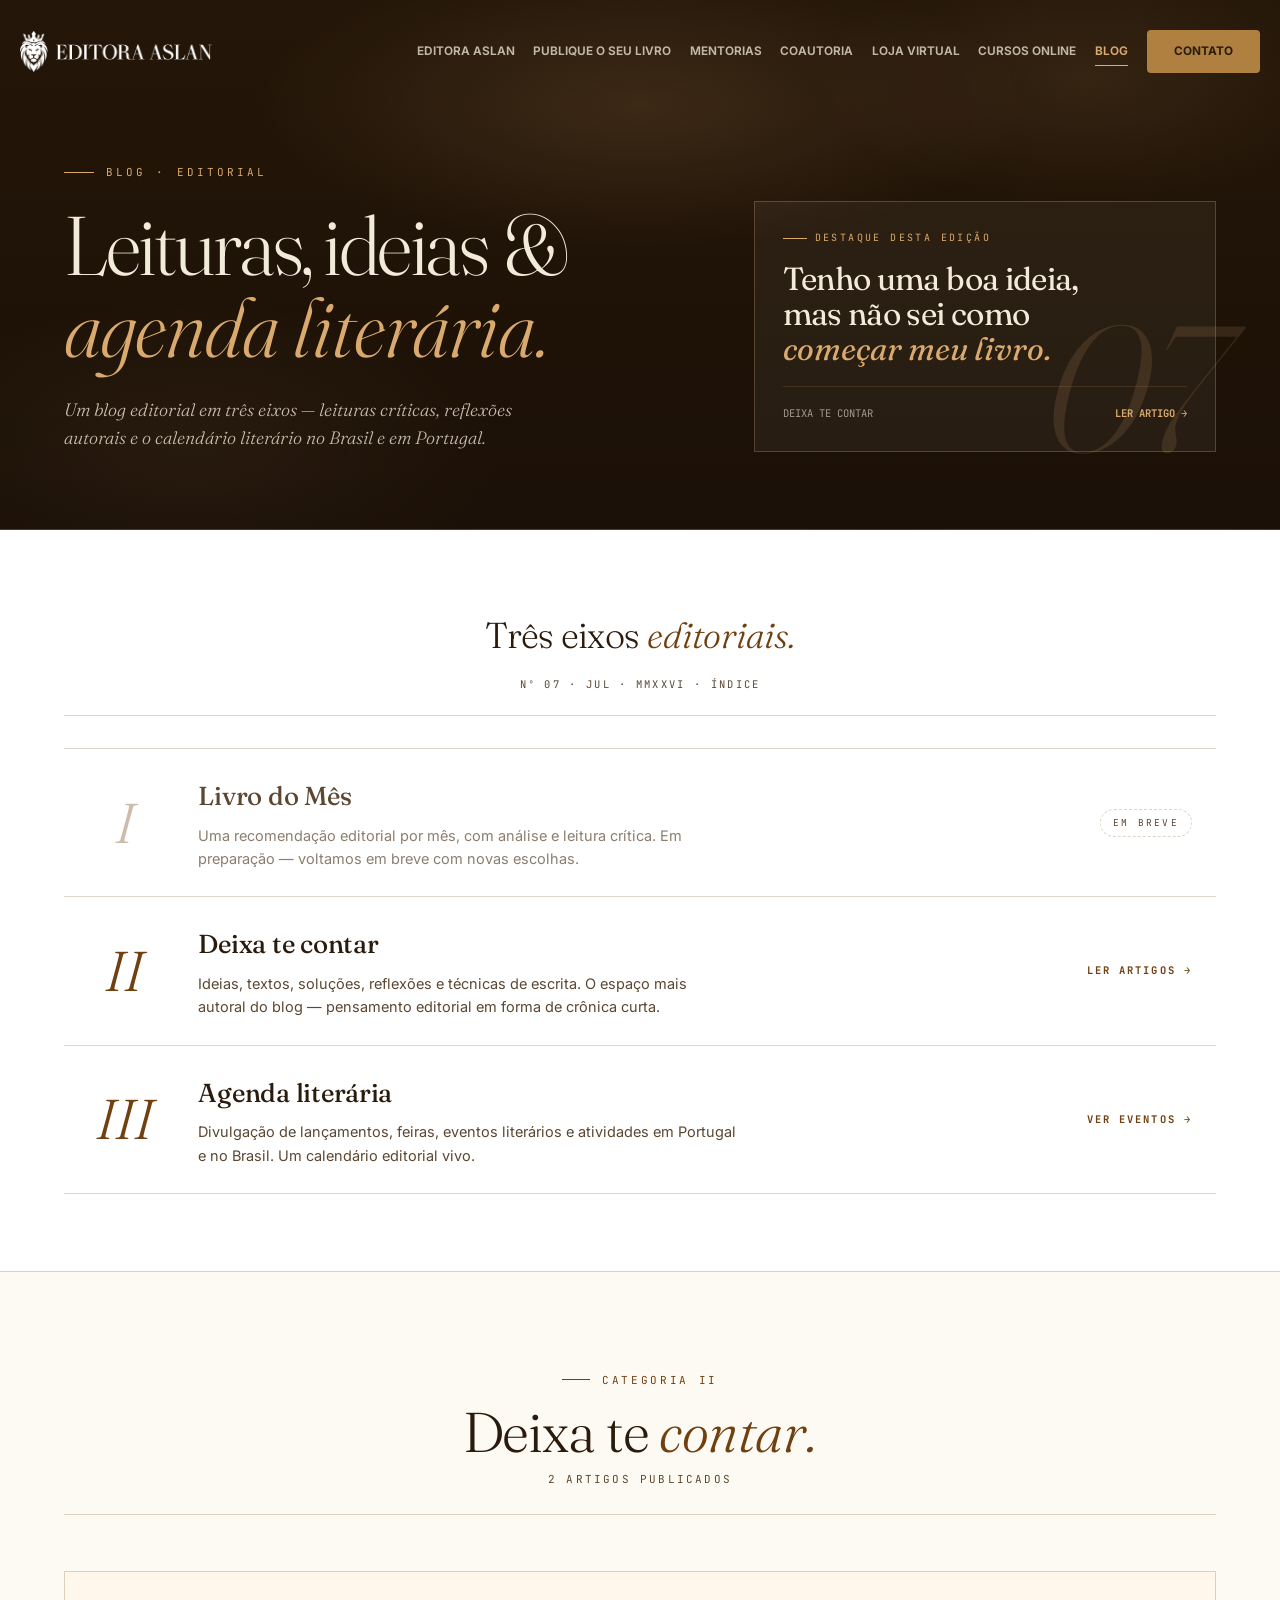
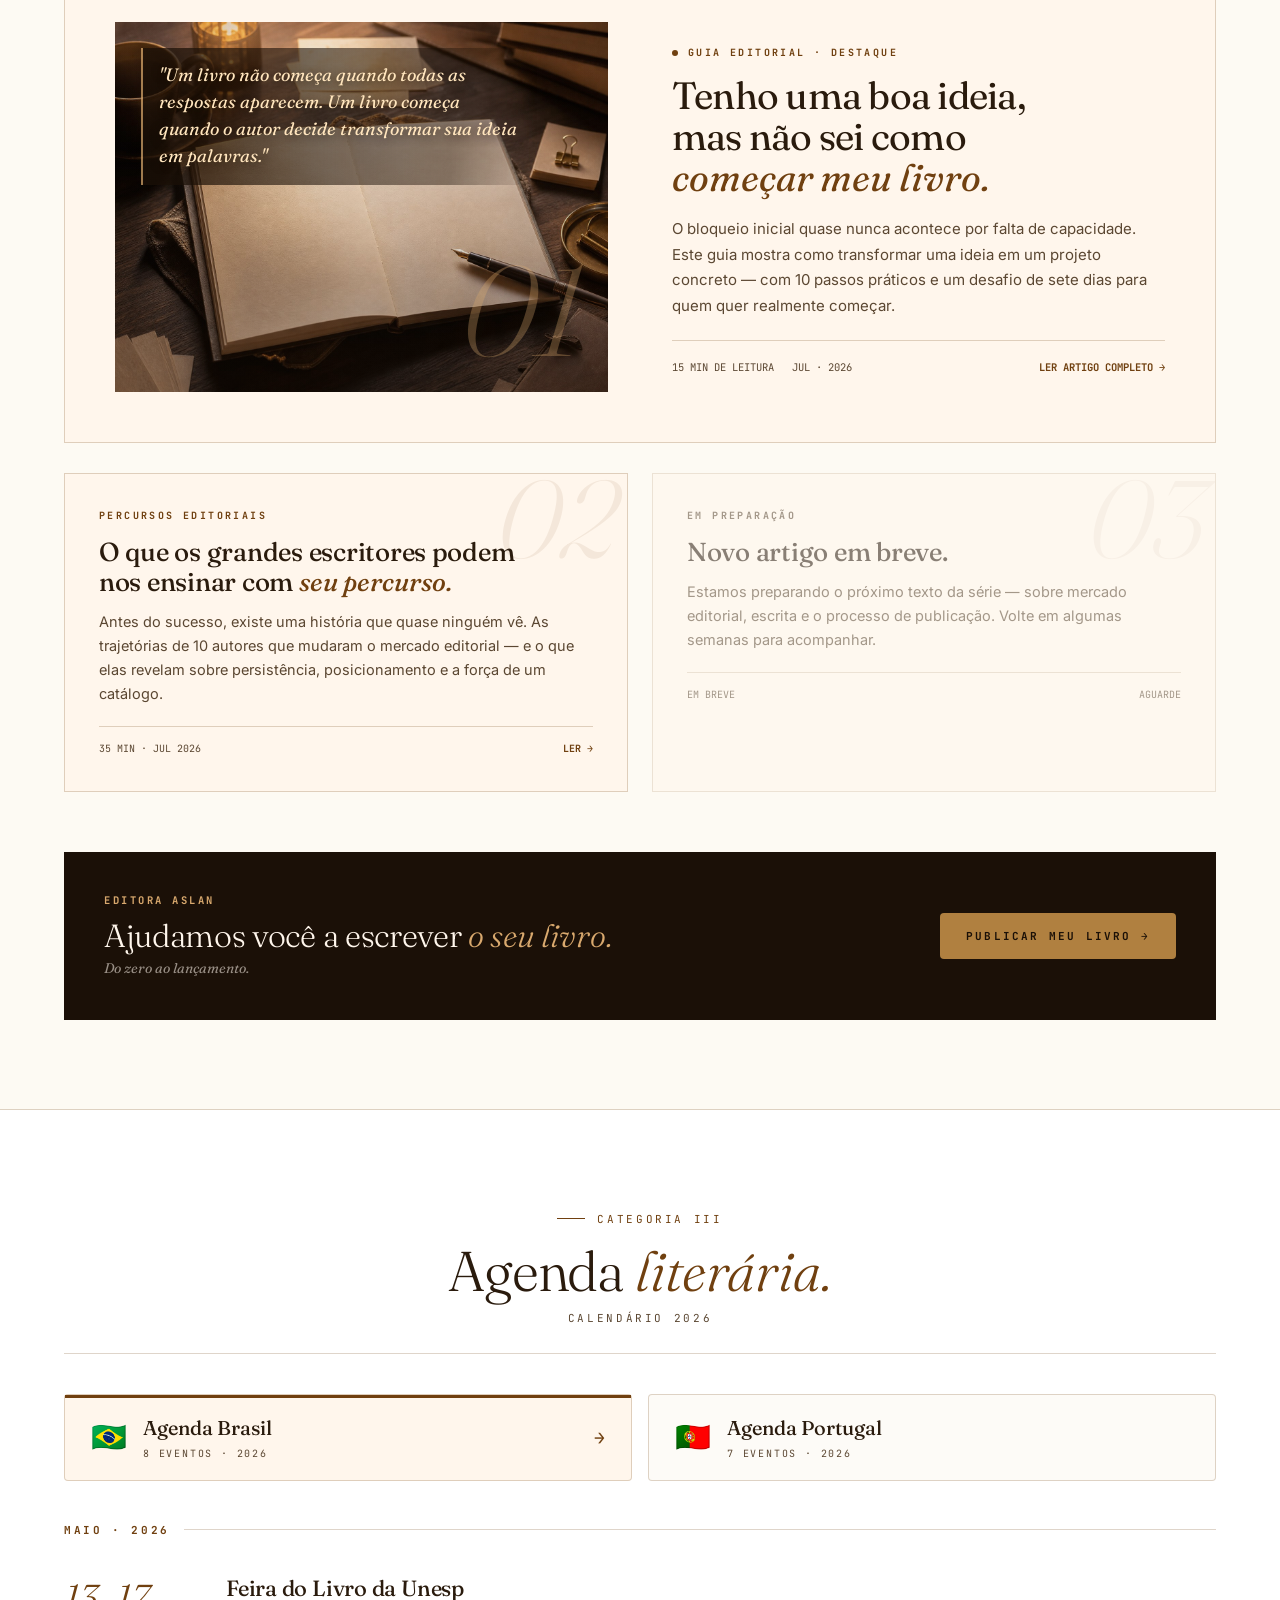
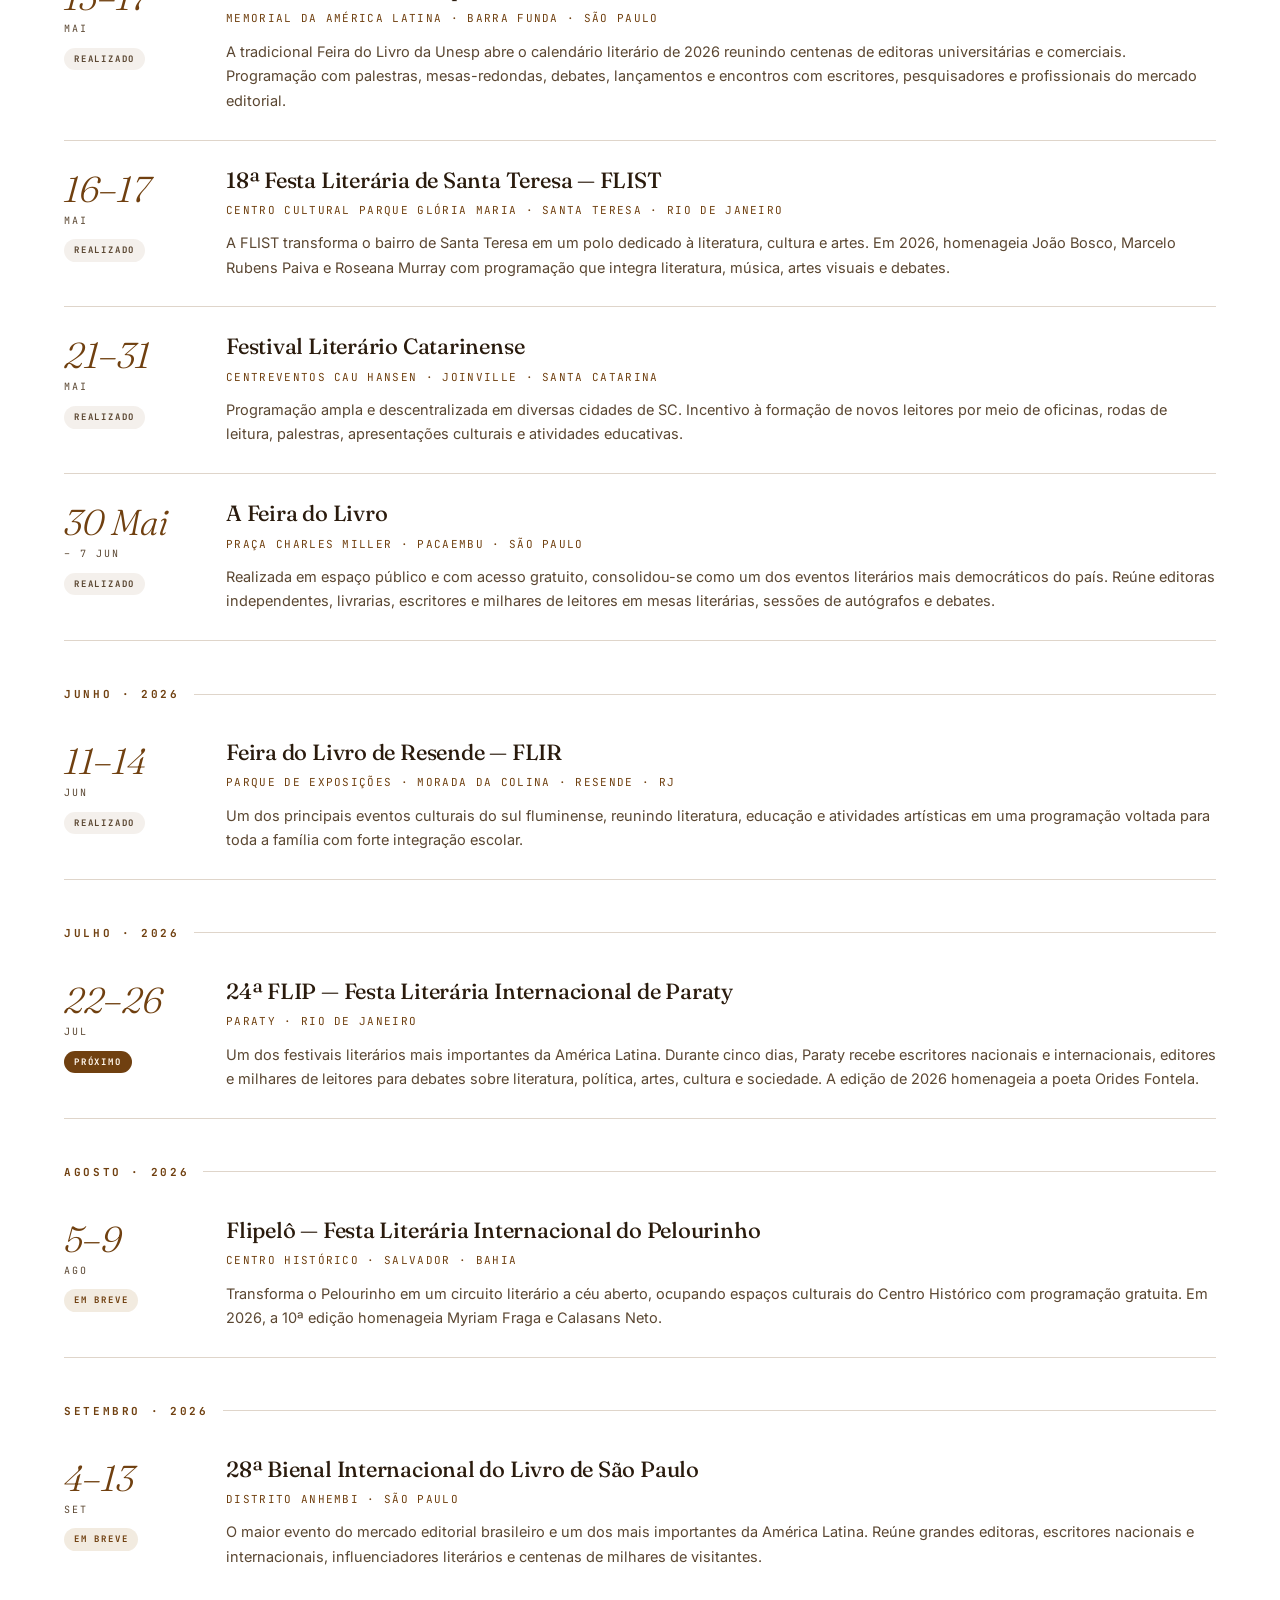
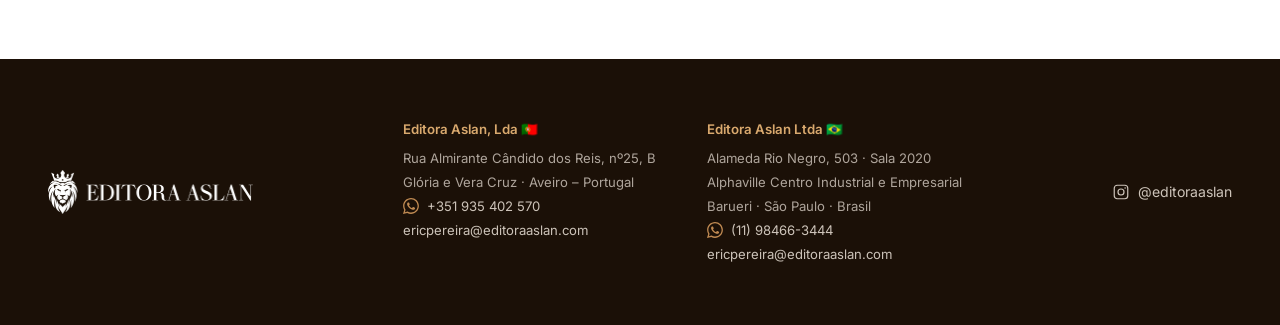
<file: blog.html>
<!DOCTYPE html>
<html lang="pt-BR">
<head>
  <meta charset="utf-8">
  <meta name="viewport" content="width=device-width, initial-scale=1">
  <title>Blog Editorial — Editora Aslan</title>
  <meta name="description" content="Conteúdos sobre livros, escrita e mercado editorial. Livro do Mês, Deixa Te Contar e Agenda de eventos literários no Brasil e em Portugal.">
  <link rel="canonical" href="https://www.editoraaslan.com/blog">
  <link rel="icon" href="./uploads/logo.png">
  <link rel="preconnect" href="https://fonts.googleapis.com">
  <link rel="preconnect" href="https://fonts.gstatic.com" crossorigin>
  <link href="https://fonts.googleapis.com/css2?family=Fraunces:ital,opsz,wght@0,9..144,300..700;1,9..144,300..700&family=Inter:wght@400;500;600;700&family=JetBrains+Mono:wght@400;500&display=swap" rel="stylesheet">
  <link rel="stylesheet" href="./styles.css">
  <link rel="stylesheet" href="./assets/pages.css">
  <style>
    .bg-mast { display: none !important; }
    /* =============================================================
       BLOG EDITORIAL — Redesign premium (prefixo .bg-)
       ============================================================= */
    :root {
      --bg-paper: #FDFAF3;
      --bg-paper-2: #EFE3CE;
      --bg-paper-3: #E6D8BE;
      --bg-ink: #2A1B0D;
      --bg-ink-soft: #5B4732;
      --bg-brown: #704010;
      --bg-brown-2: #985821;
      --bg-gold: #B08040;
      --bg-gold-2: #D9A96E;
      --bg-cream: #FFF6EC;
      --bg-espresso: #1B1007;
      --bg-line: rgba(112, 64, 16, 0.22);
      --bg-line-soft: rgba(112, 64, 16, 0.10);
      --bg-mono: "JetBrains Mono", ui-monospace, monospace;
    }

    body.page.bg { background: #FFFFFF; color: var(--bg-ink); }
    /* Sequência branco-bege alternada em todas as seções */
    .bg-cats { background: #FFFFFF; }
    .bg-articles { background: #FDFAF3 !important; border-top: none; border-bottom: none; }
    .bg-agenda { background: #FFFFFF; }
    /* Links do nav em marrom no hero claro */
    body.page.bg .site-header .nav__item { color: var(--bg-ink-soft) !important; }
    body.page.bg .site-header .nav__item:hover,
    body.page.bg .site-header .nav__item--active { color: var(--bg-brown) !important; }
    body.page.bg .site-header .nav__item::after { background: var(--bg-brown) !important; }
    body.page.bg .site-header .nav__cta {
      background: var(--bg-brown) !important;
      color: var(--bg-cream) !important;
      border-color: transparent !important;
    }
    body.page.bg .site-header .nav__cta:hover { background: var(--bg-brown-2) !important; }

    /* Elimina QUALQUER sombra em elementos da página do blog */
    body.page.bg,
    body.page.bg .site-header,
    body.page.bg .site-header--scrolled,
    body.page.bg .site-header__inner,
    body.page.bg .bg-hero,
    body.page.bg .bg-cats,
    body.page.bg .bg-cat,
    body.page.bg .bg-articles,
    body.page.bg .bg-featured-art,
    body.page.bg .bg-art,
    body.page.bg .bg-agenda,
    body.page.bg .bg-tab,
    body.page.bg .bg-issue,
    body.page.bg .brand__logo,
    body.page.bg .brand {
      box-shadow: none !important;
      filter: none !important;
    }

    /* ============ HERO / MASTHEAD — MARROM ============ */
    .bg-hero {
      position: relative;
      padding: clamp(110px, 12vw, 160px) clamp(22px, 5vw, 72px) clamp(50px, 6vw, 80px);
      overflow: hidden;
      background:
        radial-gradient(50% 45% at 50% 20%, rgba(217, 169, 110, 0.14), transparent 60%),
        radial-gradient(35% 40% at 15% 85%, rgba(217, 169, 110, 0.06), transparent 70%),
        radial-gradient(30% 35% at 85% 15%, rgba(217, 169, 110, 0.10), transparent 70%),
        linear-gradient(180deg, #241608 0%, #1B1007 100%);
      color: #F3EBDA;
      border-bottom: 1px solid rgba(217,169,110,.22);
    }
    /* Inverter textos do hero blog */
    .bg-hero .bg-mast { color: rgba(243,235,218,.68); border-color: rgba(217,169,110,.22); }
    .bg-hero .bg-mast b { color: #F3EBDA; }
    .bg-hero .bg-mast__dot { color: var(--bg-gold-2); }
    .bg-hero .bg-hero__label { color: var(--bg-gold-2); }
    .bg-hero .bg-hero__label::before { background: var(--bg-gold-2); }
    .bg-hero .bg-hero__title { color: #F3EBDA !important; }
    .bg-hero .bg-hero__title em { color: var(--bg-gold-2) !important; }
    .bg-hero .bg-hero__lead { color: rgba(243,235,218,.78); }
    .bg-hero .bg-issue { background: rgba(255,246,236,0.05); border-color: rgba(217,169,110,.28); }
    .bg-hero .bg-issue::before { color: rgba(217,169,110,.14); }
    .bg-hero .bg-issue__kicker { color: var(--bg-gold-2); }
    .bg-hero .bg-issue__kicker::before { background: var(--bg-gold-2); }
    .bg-hero .bg-issue__title { color: #F3EBDA; }
    .bg-hero .bg-issue__title em { color: var(--bg-gold-2); }
    .bg-hero .bg-issue__foot { color: rgba(243,235,218,.6); border-color: rgba(217,169,110,.14); }
    .bg-hero .bg-issue__cta { color: var(--bg-gold-2); }
    /* Header pra fundo escuro */
    body.page.bg .site-header,
    body.page.bg .site-header--scrolled {
      background: transparent !important;
      border-bottom: none !important;
      backdrop-filter: none !important;
      -webkit-backdrop-filter: none !important;
      box-shadow: none !important;
    }
    body.page.bg .site-header .nav__item { color: rgba(243,235,218,.75) !important; }
    body.page.bg .site-header .nav__item:hover,
    body.page.bg .site-header .nav__item--active { color: var(--bg-gold-2) !important; }
    body.page.bg .site-header .nav__item::after { background: var(--bg-gold-2) !important; }
    body.page.bg .site-header .nav__cta {
      background: var(--bg-gold) !important;
      color: var(--bg-ink) !important;
    }
    .bg-hero::before {
      content: "";
      position: absolute; inset: 0;
      background-image:
        radial-gradient(rgba(27, 16, 7, 0.05) 1px, transparent 1px),
        radial-gradient(rgba(27, 16, 7, 0.035) 1px, transparent 1px);
      background-size: 3px 3px, 7px 7px;
      background-position: 0 0, 1px 2px;
      opacity: 0.5;
      mix-blend-mode: multiply;
      pointer-events: none;
    }
    .bg-hero::after {
      content: "";
      position: absolute; inset: 0;
      background-image: repeating-linear-gradient(
        180deg,
        transparent 0px, transparent 44px,
        rgba(27, 16, 7, 0.035) 44px, rgba(27, 16, 7, 0.035) 45px
      );
      pointer-events: none;
      opacity: 0.5;
    }

    .bg-hero__inner { position: relative; z-index: 1; max-width: 1320px; margin: 0 auto; }

    /* Masthead top strip */
    .bg-mast {
      display: flex; justify-content: space-between; align-items: center;
      flex-wrap: wrap; gap: 16px;
      padding-bottom: 20px;
      border-bottom: 1px solid var(--bg-line);
      font-family: var(--bg-mono);
      font-size: 11px;
      letter-spacing: 0.22em;
      text-transform: uppercase;
      color: var(--bg-ink-soft);
      margin-bottom: clamp(40px, 5vw, 60px);
    }
    .bg-mast b { color: var(--bg-ink); font-weight: 600; }
    .bg-mast__dot { color: var(--bg-brown); }
    .bg-mast__group { display: flex; align-items: center; gap: 12px; }

    /* Hero title grid */
    .bg-hero__grid {
      display: grid;
      grid-template-columns: 1.15fr 0.85fr;
      gap: clamp(32px, 5vw, 80px);
      align-items: end;
    }
    @media (max-width: 900px) { .bg-hero__grid { grid-template-columns: 1fr; } }

    .bg-hero__label {
      display: inline-flex; align-items: center; gap: 12px;
      font-family: var(--bg-mono);
      font-size: 11px; letter-spacing: 0.28em;
      text-transform: uppercase; color: var(--bg-brown);
      margin-bottom: 24px;
    }
    .bg-hero__label::before {
      content: ""; width: 30px; height: 1px; background: var(--bg-brown);
    }

    .bg-hero__title {
      font-family: var(--font-display);
      font-size: clamp(44px, 6.5vw, 92px);
      font-weight: 300;
      line-height: 0.98;
      letter-spacing: -0.03em;
      color: var(--bg-ink);
      margin: 0 0 28px;
    }
    .bg-hero__title em { font-style: italic; color: var(--bg-brown); }

    .bg-hero__lead {
      font-family: var(--font-display);
      font-style: italic;
      font-weight: 300;
      font-size: clamp(16px, 1.4vw, 20px);
      line-height: 1.55;
      color: var(--bg-ink-soft);
      max-width: 46ch;
      margin: 0;
    }

    /* Featured issue card (side) */
    .bg-issue {
      display: block;
      text-decoration: none;
      padding: 28px;
      background: var(--bg-cream);
      border: 1px solid var(--bg-line);
      position: relative;
      transition: transform 0.4s cubic-bezier(0.16, 1, 0.3, 1), border-color 0.3s;
    }
    .bg-issue:hover { transform: translateY(-4px); border-color: var(--bg-brown); }
    .bg-issue::before {
      content: attr(data-num);
      position: absolute;
      bottom: -0.15em; right: -0.02em;
      font-family: var(--font-display);
      font-style: italic;
      font-weight: 300;
      font-size: clamp(120px, 14vw, 180px);
      line-height: 1;
      color: rgba(112, 64, 16, 0.08);
      pointer-events: none;
      user-select: none;
    }
    .bg-issue__kicker {
      font-family: var(--bg-mono);
      font-size: 10px;
      letter-spacing: 0.24em;
      text-transform: uppercase;
      color: var(--bg-brown);
      margin-bottom: 14px;
      display: flex; align-items: center; gap: 8px;
    }
    .bg-issue__kicker::before {
      content: ""; width: 24px; height: 1px; background: var(--bg-brown);
    }
    .bg-issue__title {
      font-family: var(--font-display);
      font-weight: 400;
      font-size: clamp(22px, 2.6vw, 32px);
      line-height: 1.1;
      letter-spacing: -0.02em;
      color: var(--bg-ink);
      margin: 0 0 20px;
      position: relative; z-index: 1;
    }
    .bg-issue__title em { font-style: italic; color: var(--bg-brown); }
    .bg-issue__foot {
      display: flex; justify-content: space-between; align-items: center;
      padding-top: 18px;
      border-top: 1px solid var(--bg-line);
      font-family: var(--bg-mono);
      font-size: 10.5px;
      letter-spacing: 0.16em;
      text-transform: uppercase;
      color: var(--bg-ink-soft);
      position: relative; z-index: 1;
    }
    .bg-issue__cta { color: var(--bg-brown); font-weight: 700; }

    /* ============ CATEGORIAS (índice) ============ */
    .bg-cats {
      max-width: 1320px;
      margin: 0 auto;
      padding: clamp(50px, 6vw, 80px) clamp(22px, 5vw, 72px);
    }
    .bg-cats__head {
      display: flex;
      flex-direction: column;
      align-items: center;
      text-align: center;
      gap: 10px;
      padding-bottom: 22px;
      border-bottom: 1px solid var(--bg-line);
      margin-bottom: 32px;
    }
    .bg-cats__title {
      font-family: var(--font-display);
      font-size: clamp(24px, 3vw, 36px);
      font-weight: 300;
      letter-spacing: -0.02em;
      color: var(--bg-ink);
      margin: 0;
    }
    .bg-cats__title em { font-style: italic; color: var(--bg-brown); }
    .bg-cats__meta {
      font-family: var(--bg-mono);
      font-size: 10.5px;
      letter-spacing: 0.22em;
      text-transform: uppercase;
      color: var(--bg-ink-soft);
    }

    .bg-cats__list {
      display: flex;
      flex-direction: column;
      gap: 0;
    }
    .bg-cat {
      display: grid;
      grid-template-columns: 72px 1fr auto;
      gap: clamp(20px, 3vw, 40px);
      align-items: center;
      padding: 26px 24px;
      background: transparent;
      border: 0;
      border-bottom: 1px solid var(--bg-line);
      box-shadow: none;
      transition: background 0.28s, border-color 0.28s;
      text-decoration: none;
    }
    .bg-cat:first-child { border-top: 1px solid var(--bg-line); }
    .bg-cat:hover:not(.bg-cat--soon) {
      background: transparent;
    }
    .bg-cat--soon { cursor: default; }
    .bg-cat--soon .bg-cat__num { color: rgba(112, 64, 16, 0.35); }
    .bg-cat--soon .bg-cat__name { color: var(--bg-ink-soft); }
    .bg-cat--soon .bg-cat__desc { color: rgba(91, 71, 50, 0.7); }
    .bg-cat__num {
      font-family: var(--font-display);
      font-style: italic;
      font-weight: 300;
      font-size: clamp(36px, 4.5vw, 56px);
      line-height: 0.9;
      color: var(--bg-brown);
      text-align: center;
    }
    .bg-cat__body {}
    .bg-cat__name {
      font-family: var(--font-display);
      font-size: clamp(20px, 2.2vw, 26px);
      font-weight: 460;
      color: var(--bg-ink);
      margin: 0 0 6px;
      letter-spacing: -0.01em;
    }
    .bg-cat__desc {
      font-size: 14.5px;
      line-height: 1.6;
      color: var(--bg-ink-soft);
      margin: 0;
      max-width: 60ch;
    }
    .bg-cat__arrow {
      font-family: var(--bg-mono);
      font-size: 10.5px;
      letter-spacing: 0.2em;
      text-transform: uppercase;
      color: var(--bg-brown);
      font-weight: 700;
      display: inline-flex; align-items: center; gap: 8px;
      transition: gap 0.3s;
    }
    .bg-cat:hover .bg-cat__arrow { gap: 14px; }
    .bg-cat__soon-badge {
      font-family: var(--bg-mono);
      font-size: 9.5px;
      letter-spacing: 0.24em;
      text-transform: uppercase;
      color: var(--bg-ink-soft);
      padding: 5px 12px;
      border: 1px dashed var(--bg-line);
      border-radius: 999px;
    }
    @media (max-width: 720px) {
      .bg-cat { grid-template-columns: 52px 1fr; gap: 16px; }
      .bg-cat__arrow, .bg-cat__soon-badge { grid-column: 2; margin-top: 8px; }
    }

    /* ============ DEIXA TE CONTAR — ARTIGOS ============ */
    .bg-articles {
      background: var(--bg-paper-2);
      padding: clamp(60px, 7vw, 90px) clamp(22px, 5vw, 72px);
      border-top: 1px solid var(--bg-line);
      border-bottom: 1px solid var(--bg-line);
    }
    .bg-articles__inner { max-width: 1320px; margin: 0 auto; }
    .bg-articles__head {
      display: flex;
      flex-direction: column;
      align-items: center;
      text-align: center;
      gap: 10px;
      padding-bottom: 26px;
      border-bottom: 1px solid var(--bg-line);
      margin-bottom: clamp(36px, 5vw, 56px);
    }
    .bg-articles__eyebrow {
      display: inline-flex; align-items: center; gap: 12px;
      font-family: var(--bg-mono);
      font-size: 11px;
      letter-spacing: 0.24em;
      text-transform: uppercase;
      color: var(--bg-brown);
      margin-bottom: 14px;
      justify-content: center;
    }
    .bg-articles__eyebrow::before {
      content: ""; width: 28px; height: 1px; background: var(--bg-brown);
    }
    .bg-articles__title {
      font-family: var(--font-display);
      font-size: clamp(32px, 4.5vw, 56px);
      font-weight: 300;
      line-height: 1.02;
      letter-spacing: -0.02em;
      color: var(--bg-ink);
      margin: 0;
    }
    .bg-articles__title em { font-style: italic; color: var(--bg-brown); }
    .bg-articles__count {
      font-family: var(--bg-mono);
      font-size: 11px;
      letter-spacing: 0.2em;
      text-transform: uppercase;
      color: var(--bg-ink-soft);
    }

    /* Featured article (first, larger) */
    .bg-featured-art {
      display: grid;
      grid-template-columns: 1fr 1fr;
      gap: clamp(30px, 5vw, 70px);
      align-items: center;
      padding: clamp(30px, 4vw, 50px);
      background: var(--bg-cream);
      border: 1px solid var(--bg-line);
      margin-bottom: 30px;
      text-decoration: none;
      position: relative;
      overflow: hidden;
      transition: transform 0.4s cubic-bezier(0.16, 1, 0.3, 1), box-shadow 0.4s;
    }
    .bg-featured-art:hover {
      transform: translateY(-4px);
      box-shadow: 0 30px 60px -30px rgba(42, 27, 13, 0.28);
    }
    @media (max-width: 780px) { .bg-featured-art { grid-template-columns: 1fr; } }

    .bg-featured-art__visual {
      position: relative;
      aspect-ratio: 4 / 3;
      background: #1b1007;
      overflow: hidden;
      color: var(--bg-cream);
    }
    .bg-featured-art__visual::after {
      content: "";
      position: absolute;
      inset: 0;
      background:
        linear-gradient(180deg, rgba(27, 16, 7, 0.05), rgba(27, 16, 7, 0.18)),
        radial-gradient(80% 70% at 50% 30%, transparent 42%, rgba(27, 16, 7, 0.20) 100%);
      pointer-events: none;
    }
    .bg-featured-art__cover {
      width: 100%;
      height: 100%;
      object-fit: cover;
      object-position: center;
    }
    .bg-featured-art__visual-quote {
      position: absolute;
      top: 26px;
      left: 26px;
      z-index: 1;
      max-width: 33ch;
      padding: 14px 16px 15px;
      border-left: 2px solid rgba(217, 169, 110, 0.72);
      background: linear-gradient(90deg, rgba(27, 16, 7, 0.76), rgba(27, 16, 7, 0.42) 78%, transparent);
      font-family: var(--font-display);
      font-style: italic;
      font-weight: 400;
      font-size: clamp(15px, 1.4vw, 18px);
      line-height: 1.5;
      color: #FFE5BD;
      text-shadow: 0 2px 10px rgba(27, 16, 7, 0.68);
    }
    .bg-featured-art__visual-num {
      position: absolute;
      right: 26px;
      bottom: 24px;
      z-index: 1;
      font-family: var(--font-display);
      font-style: italic;
      font-weight: 300;
      font-size: clamp(80px, 10vw, 140px);
      line-height: 0.9;
      color: rgba(217, 169, 110, 0.32);
      text-shadow: 0 8px 28px rgba(27, 16, 7, 0.34);
    }
.bg-featured-art__body {}
    .bg-featured-art__tag {
      font-family: var(--bg-mono);
      font-size: 10px;
      letter-spacing: 0.24em;
      text-transform: uppercase;
      color: var(--bg-brown);
      font-weight: 700;
      margin-bottom: 14px;
      display: inline-flex; align-items: center; gap: 10px;
    }
    .bg-featured-art__tag::before {
      content: ""; width: 6px; height: 6px; background: var(--bg-brown); border-radius: 50%;
    }
    .bg-featured-art__title {
      font-family: var(--font-display);
      font-size: clamp(24px, 3vw, 38px);
      font-weight: 400;
      line-height: 1.08;
      letter-spacing: -0.02em;
      color: var(--bg-ink);
      margin: 0 0 18px;
    }
    .bg-featured-art__title em { font-style: italic; color: var(--bg-brown); }
    .bg-featured-art__excerpt {
      font-size: 15px;
      line-height: 1.7;
      color: var(--bg-ink-soft);
      margin: 0 0 22px;
    }
    .bg-featured-art__meta {
      display: flex; align-items: center; gap: 18px;
      padding-top: 18px;
      border-top: 1px solid var(--bg-line);
      font-family: var(--bg-mono);
      font-size: 10.5px;
      letter-spacing: 0.18em;
      text-transform: uppercase;
      color: var(--bg-ink-soft);
      flex-wrap: wrap;
    }
    .bg-featured-art__more {
      color: var(--bg-brown); font-weight: 700;
      margin-left: auto;
      display: inline-flex; align-items: center; gap: 8px;
      transition: gap 0.3s;
    }
    .bg-featured-art:hover .bg-featured-art__more { gap: 14px; color: var(--bg-brown-2); }

    /* Secondary articles grid */
    .bg-art-grid {
      display: grid;
      grid-template-columns: repeat(2, 1fr);
      gap: 24px;
    }
    @media (max-width: 780px) { .bg-art-grid { grid-template-columns: 1fr; } }

    .bg-art {
      display: block;
      padding: clamp(24px, 3vw, 34px);
      background: var(--bg-cream);
      border: 1px solid var(--bg-line);
      text-decoration: none;
      transition: transform 0.4s cubic-bezier(0.16, 1, 0.3, 1), border-color 0.3s;
      position: relative;
      overflow: hidden;
    }
    .bg-art:hover { transform: translateY(-4px); border-color: var(--bg-brown); }
    .bg-art__num {
      position: absolute;
      top: -0.1em; right: 0.1em;
      font-family: var(--font-display);
      font-style: italic;
      font-weight: 300;
      font-size: clamp(70px, 10vw, 110px);
      line-height: 1;
      color: rgba(112, 64, 16, 0.08);
      pointer-events: none;
    }
    .bg-art__tag {
      font-family: var(--bg-mono);
      font-size: 10px;
      letter-spacing: 0.24em;
      text-transform: uppercase;
      color: var(--bg-brown);
      font-weight: 700;
      margin-bottom: 14px;
      position: relative; z-index: 1;
    }
    .bg-art__title {
      font-family: var(--font-display);
      font-size: clamp(20px, 2.2vw, 26px);
      font-weight: 460;
      line-height: 1.15;
      letter-spacing: -0.01em;
      color: var(--bg-ink);
      margin: 0 0 12px;
      position: relative; z-index: 1;
    }
    .bg-art__title em { font-style: italic; color: var(--bg-brown); }
    .bg-art__excerpt {
      font-size: 14.5px;
      line-height: 1.65;
      color: var(--bg-ink-soft);
      margin: 0 0 20px;
      position: relative; z-index: 1;
    }
    .bg-art__foot {
      display: flex; align-items: center; justify-content: space-between;
      padding-top: 14px;
      border-top: 1px solid var(--bg-line);
      font-family: var(--bg-mono);
      font-size: 10px;
      letter-spacing: 0.18em;
      text-transform: uppercase;
      color: var(--bg-ink-soft);
      position: relative; z-index: 1;
    }
    .bg-art__more {
      color: var(--bg-brown); font-weight: 700;
      display: inline-flex; align-items: center; gap: 8px;
      transition: gap 0.3s;
    }
    .bg-art:hover .bg-art__more { gap: 14px; color: var(--bg-brown-2); }

    /* CTA no fim da seção de artigos */
    .bg-cta-strip {
      display: grid;
      grid-template-columns: 1fr auto;
      align-items: center;
      gap: 24px;
      margin-top: clamp(40px, 5vw, 60px);
      padding: clamp(28px, 4vw, 40px);
      background: var(--bg-espresso);
      color: var(--bg-cream);
    }
    @media (max-width: 640px) { .bg-cta-strip { grid-template-columns: 1fr; } }
    .bg-cta-strip__label {
      font-family: var(--bg-mono);
      font-size: 10.5px;
      letter-spacing: 0.24em;
      text-transform: uppercase;
      color: var(--bg-gold-2);
      font-weight: 700;
      margin-bottom: 8px;
    }
    .bg-cta-strip__title {
      font-family: var(--font-display);
      font-size: clamp(22px, 2.8vw, 32px);
      font-weight: 300;
      line-height: 1.1;
      letter-spacing: -0.01em;
      color: var(--bg-cream);
      margin: 0 0 4px;
    }
    .bg-cta-strip__title em { font-style: italic; color: var(--bg-gold-2); }
    .bg-cta-strip__sub {
      font-family: var(--font-display);
      font-style: italic;
      color: rgba(255, 246, 236, 0.55);
      font-size: 14px;
      margin: 0;
    }
    .bg-cta-strip__btn {
      display: inline-flex; align-items: center; gap: 10px;
      padding: 14px 26px;
      background: var(--bg-gold);
      color: var(--bg-espresso);
      font-family: var(--bg-mono);
      font-size: 11px;
      letter-spacing: 0.2em;
      text-transform: uppercase;
      font-weight: 700;
      text-decoration: none;
      border-radius: 4px;
      transition: background 0.3s, transform 0.3s;
    }
    .bg-cta-strip__btn:hover { background: var(--bg-gold-2); transform: translateY(-2px); }

    /* ============ AGENDA LITERÁRIA ============ */
    .bg-agenda {
      max-width: 1320px;
      margin: 0 auto;
      padding: clamp(60px, 7vw, 90px) clamp(22px, 5vw, 72px);
    }
    .bg-agenda__head {
      display: flex;
      flex-direction: column;
      align-items: center;
      text-align: center;
      gap: 10px;
      padding-bottom: 26px;
      border-bottom: 1px solid var(--bg-line);
      margin-bottom: 40px;
    }
    .bg-agenda__eyebrow {
      display: inline-flex; align-items: center; gap: 12px;
      font-family: var(--bg-mono);
      font-size: 11px;
      letter-spacing: 0.24em;
      text-transform: uppercase;
      color: var(--bg-brown);
      margin-bottom: 14px;
      justify-content: center;
    }
    .bg-agenda__eyebrow::before {
      content: ""; width: 28px; height: 1px; background: var(--bg-brown);
    }
    .bg-agenda__title {
      font-family: var(--font-display);
      font-size: clamp(32px, 4.5vw, 56px);
      font-weight: 300;
      line-height: 1.02;
      letter-spacing: -0.02em;
      color: var(--bg-ink);
      margin: 0;
    }
    .bg-agenda__title em { font-style: italic; color: var(--bg-brown); }
    .bg-agenda__year {
      font-family: var(--bg-mono);
      font-size: 11px;
      letter-spacing: 0.24em;
      text-transform: uppercase;
      color: var(--bg-ink-soft);
    }

    /* Country tabs — como duas edições de um jornal */
    .bg-tabs {
      display: grid;
      grid-template-columns: 1fr 1fr;
      gap: 16px;
      margin-bottom: 40px;
    }
    @media (max-width: 560px) { .bg-tabs { grid-template-columns: 1fr; } }
    .bg-tab {
      display: flex; align-items: center; justify-content: space-between;
      gap: 16px;
      padding: 20px 26px;
      background: rgba(253, 250, 244, 0.68);
      border: 1px solid var(--bg-line);
      border-radius: 4px;
      cursor: pointer;
      text-align: left;
      transition: background 0.25s;
      font-family: inherit;
      color: var(--bg-ink);
      position: relative;
    }
    @media (max-width: 560px) {
      .bg-tab { border-right: 1px solid var(--bg-line); border-bottom: 1px solid var(--bg-line); }
      .bg-tab:last-child { border-bottom: 1px solid var(--bg-line); }
    }
    .bg-tab:last-child { border-right: 1px solid var(--bg-line); }
    .bg-tab:hover { background: rgba(176, 128, 64, 0.06); }
    .bg-tab--active { background: var(--bg-cream); box-shadow: 0 18px 40px rgba(48, 35, 22, 0.08); }
    .bg-tab--active::before {
      content: "";
      position: absolute;
      top: 0; left: 0; right: 0;
      height: 3px;
      background: var(--bg-brown);
    }
    .bg-tab__flag { font-size: 1.8rem; line-height: 1; flex-shrink: 0; }
    .bg-tab__body { flex: 1; min-width: 0; }
    .bg-tab__name {
      font-family: var(--font-display);
      font-size: clamp(17px, 1.6vw, 20px);
      font-weight: 460;
      color: var(--bg-ink);
      margin: 0 0 4px;
      display: block;
    }
    .bg-tab__meta {
      font-family: var(--bg-mono);
      font-size: 10px;
      letter-spacing: 0.18em;
      text-transform: uppercase;
      color: var(--bg-ink-soft);
    }
    .bg-tab__arrow {
      color: var(--bg-brown);
      font-family: var(--bg-mono);
      font-size: 18px;
      opacity: 0;
      transition: opacity 0.25s;
    }
    .bg-tab--active .bg-tab__arrow { opacity: 1; }

    .bg-agenda__panel--hidden { display: none; }

    /* Month divider */
    .bg-month {
      display: flex; align-items: center; gap: 14px;
      margin: 44px 0 0;
      padding-bottom: 10px;
    }
    .bg-agenda__panel .bg-month:first-child { margin-top: 0; }
    .bg-month__label {
      font-family: var(--bg-mono);
      font-size: 11px;
      letter-spacing: 0.24em;
      text-transform: uppercase;
      color: var(--bg-brown);
      font-weight: 700;
      white-space: nowrap;
    }
    .bg-month__rule { flex: 1; height: 1px; background: var(--bg-line); }

    /* Event card */
    .bg-event {
      display: grid;
      grid-template-columns: 130px 1fr;
      gap: 0 32px;
      padding: 26px 0;
      border-bottom: 1px solid var(--bg-line);
      align-items: start;
    }
    @media (max-width: 640px) { .bg-event { grid-template-columns: 1fr; gap: 12px 0; } }

    .bg-event__date {
      display: flex; flex-direction: column;
      align-items: flex-start; gap: 6px;
      padding-top: 4px;
    }
    .bg-event__days {
      font-family: var(--font-display);
      font-size: clamp(28px, 3vw, 36px);
      font-weight: 300;
      font-style: italic;
      color: var(--bg-brown);
      line-height: 1;
    }
    .bg-event__month {
      font-family: var(--bg-mono);
      font-size: 10px;
      letter-spacing: 0.2em;
      text-transform: uppercase;
      color: var(--bg-ink-soft);
    }
    .bg-event__status {
      display: inline-block;
      padding: 4px 10px;
      font-family: var(--bg-mono);
      font-size: 9px;
      letter-spacing: 0.2em;
      text-transform: uppercase;
      border-radius: 999px;
      font-weight: 700;
      margin-top: 4px;
    }
    .bg-event__status--done { background: rgba(112, 64, 16, 0.08); color: var(--bg-ink-soft); }
    .bg-event__status--next { background: var(--bg-brown); color: var(--bg-cream); }
    .bg-event__status--soon { background: rgba(176, 128, 64, 0.16); color: var(--bg-brown); }

    .bg-event__body { min-width: 0; }
    .bg-event__title {
      font-family: var(--font-display);
      font-size: clamp(18px, 1.8vw, 22px);
      font-weight: 460;
      color: var(--bg-ink);
      margin: 0 0 8px;
      line-height: 1.2;
      letter-spacing: -0.01em;
    }
    .bg-event__location {
      font-family: var(--bg-mono);
      font-size: 11px;
      letter-spacing: 0.12em;
      text-transform: uppercase;
      color: var(--bg-brown);
      margin-bottom: 12px;
    }
    .bg-event__desc {
      font-size: 14.5px;
      line-height: 1.7;
      color: var(--bg-ink-soft);
      margin: 0;
    }

    .bg-event:last-child { border-bottom: none; padding-bottom: 0; }
  </style>
</head>
<body class="page bg">

  <header class="site-header">
    <div class="site-header__inner">
      <a class="brand" href="/">
        <img class="brand__logo" src="./uploads/logos/ASLAN_Logo_V2_W.png" alt="Editora Aslan" width="220" height="55">
      </a>
      <nav class="nav" id="nav" aria-label="Navegação principal">
        <a class="nav__item" href="/">Editora Aslan</a>
        <a class="nav__item" href="/publique-o-seu-livro">Publique o seu livro</a>
        <a class="nav__item" href="/mentorias">Mentorias</a>
        <a class="nav__item" href="/coautoria">Coautoria</a>
        <a class="nav__item" href="/loja">Loja Virtual</a>
        <a class="nav__item" href="/cursos">Cursos Online</a>
        <a class="nav__item nav__item--active" href="/blog" aria-current="page">Blog</a>
        <a class="nav__cta" href="/contato">Contato</a>
      </nav>
      <button class="nav-toggle" id="nav-toggle" aria-expanded="false" aria-controls="nav" aria-label="Abrir menu">
        <span class="nav-toggle__bar"></span>
        <span class="nav-toggle__bar"></span>
        <span class="nav-toggle__bar"></span>
      </button>
    </div>
  </header>

  <main>

    <!-- ============ HERO ============ -->
    <section class="bg-hero">
      <div class="bg-hero__inner">

        <div class="bg-mast">
          <div class="bg-mast__group">
            <b>Editorial Aslan</b>
            <span class="bg-mast__dot">·</span>
            <span>Revista Mensal</span>
          </div>
          <div class="bg-mast__group">
            <span>Nº 07</span>
            <span class="bg-mast__dot">·</span>
            <span>Jul · MMXXVI</span>
          </div>
          <div class="bg-mast__group">
            <span>Brasil</span>
            <span class="bg-mast__dot">·</span>
            <span>Portugal</span>
            <span class="bg-mast__dot">·</span>
            <span>Europa</span>
          </div>
        </div>

        <div class="bg-hero__grid">
          <div>
            <div class="bg-hero__label">Blog · Editorial</div>
            <h1 class="bg-hero__title">Leituras, ideias &amp; <em>agenda literária.</em></h1>
            <p class="bg-hero__lead">Um blog editorial em três eixos — leituras críticas, reflexões autorais e o calendário literário no Brasil e em Portugal.</p>
          </div>

          <a class="bg-issue" href="/artigo-como-comecar-meu-livro" data-num="07">
            <div class="bg-issue__kicker">Destaque desta edição</div>
            <h2 class="bg-issue__title">Tenho uma boa ideia, mas não sei como <em>começar meu livro.</em></h2>
            <div class="bg-issue__foot">
              <span>Deixa te contar</span>
              <span class="bg-issue__cta">Ler artigo →</span>
            </div>
          </a>
        </div>
      </div>
    </section>

    <!-- ============ CATEGORIAS (ÍNDICE) ============ -->
    <section class="bg-cats">
      <div class="bg-cats__head">
        <h2 class="bg-cats__title">Três eixos <em>editoriais.</em></h2>
        <span class="bg-cats__meta">Nº 07 · Jul · MMXXVI · Índice</span>
      </div>

      <div class="bg-cats__list">
        <div class="bg-cat bg-cat--soon">
          <div class="bg-cat__num">I</div>
          <div class="bg-cat__body">
            <h3 class="bg-cat__name">Livro do Mês</h3>
            <p class="bg-cat__desc">Uma recomendação editorial por mês, com análise e leitura crítica. Em preparação — voltamos em breve com novas escolhas.</p>
          </div>
          <span class="bg-cat__soon-badge">Em breve</span>
        </div>

        <a class="bg-cat" href="#deixa-te-contar">
          <div class="bg-cat__num">II</div>
          <div class="bg-cat__body">
            <h3 class="bg-cat__name">Deixa te contar</h3>
            <p class="bg-cat__desc">Ideias, textos, soluções, reflexões e técnicas de escrita. O espaço mais autoral do blog — pensamento editorial em forma de crônica curta.</p>
          </div>
          <span class="bg-cat__arrow">Ler artigos →</span>
        </a>

        <a class="bg-cat" href="#agenda">
          <div class="bg-cat__num">III</div>
          <div class="bg-cat__body">
            <h3 class="bg-cat__name">Agenda literária</h3>
            <p class="bg-cat__desc">Divulgação de lançamentos, feiras, eventos literários e atividades em Portugal e no Brasil. Um calendário editorial vivo.</p>
          </div>
          <span class="bg-cat__arrow">Ver eventos →</span>
        </a>
      </div>
    </section>

    <!-- ============ DEIXA TE CONTAR ============ -->
    <section class="bg-articles" id="deixa-te-contar">
      <div class="bg-articles__inner">

        <div class="bg-articles__head">
          <div>
            <div class="bg-articles__eyebrow">Categoria II</div>
            <h2 class="bg-articles__title">Deixa te <em>contar.</em></h2>
          </div>
          <span class="bg-articles__count">2 artigos publicados</span>
        </div>

        <!-- Featured article (large) -->
        <a class="bg-featured-art" href="/artigo-como-comecar-meu-livro">
          <div class="bg-featured-art__visual">
            <img class="bg-featured-art__cover" src="./uploads/blog/capa-comecar-meu-livro.jpg" alt="Capa editorial do artigo Tenho uma boa ideia, mas não sei como começar meu livro." loading="lazy" decoding="async">
            <span class="bg-featured-art__visual-quote">"Um livro não começa quando todas as respostas aparecem. Um livro começa quando o autor decide transformar sua ideia em palavras."</span>
            <span class="bg-featured-art__visual-num">01</span>
          </div>
          <div class="bg-featured-art__body">
            <div class="bg-featured-art__tag">Guia editorial · Destaque</div>
            <h3 class="bg-featured-art__title">Tenho uma boa ideia, mas não sei como <em>começar meu livro.</em></h3>
            <p class="bg-featured-art__excerpt">O bloqueio inicial quase nunca acontece por falta de capacidade. Este guia mostra como transformar uma ideia em um projeto concreto — com 10 passos práticos e um desafio de sete dias para quem quer realmente começar.</p>
            <div class="bg-featured-art__meta">
              <span>15 min de leitura</span>
              <span>Jul · 2026</span>
              <span class="bg-featured-art__more">Ler artigo completo →</span>
            </div>
          </div>
        </a>

        <!-- Grid de artigos secundários -->
        <div class="bg-art-grid">
          <a class="bg-art" href="/artigo-grandes-escritores">
            <span class="bg-art__num">02</span>
            <div class="bg-art__tag">Percursos editoriais</div>
            <h3 class="bg-art__title">O que os grandes escritores podem nos ensinar com <em>seu percurso.</em></h3>
            <p class="bg-art__excerpt">Antes do sucesso, existe uma história que quase ninguém vê. As trajetórias de 10 autores que mudaram o mercado editorial — e o que elas revelam sobre persistência, posicionamento e a força de um catálogo.</p>
            <div class="bg-art__foot">
              <span>35 min · Jul 2026</span>
              <span class="bg-art__more">Ler →</span>
            </div>
          </a>

          <div class="bg-art" style="opacity: 0.55; cursor: default;">
            <span class="bg-art__num">03</span>
            <div class="bg-art__tag" style="color: var(--bg-ink-soft);">Em preparação</div>
            <h3 class="bg-art__title">Novo artigo em breve.</h3>
            <p class="bg-art__excerpt">Estamos preparando o próximo texto da série — sobre mercado editorial, escrita e o processo de publicação. Volte em algumas semanas para acompanhar.</p>
            <div class="bg-art__foot">
              <span>Em breve</span>
              <span style="color: var(--bg-ink-soft);">Aguarde</span>
            </div>
          </div>
        </div>

        <!-- CTA strip -->
        <div class="bg-cta-strip">
          <div>
            <p class="bg-cta-strip__label">Editora Aslan</p>
            <h3 class="bg-cta-strip__title">Ajudamos você a escrever <em>o seu livro.</em></h3>
            <p class="bg-cta-strip__sub">Do zero ao lançamento.</p>
          </div>
          <a class="bg-cta-strip__btn" href="/publique-o-seu-livro">Publicar meu livro →</a>
        </div>

      </div>
    </section>

    <!-- ============ AGENDA ============ -->
    <section class="bg-agenda" id="agenda">
      <div class="bg-agenda__head">
        <div>
          <div class="bg-agenda__eyebrow">Categoria III</div>
          <h2 class="bg-agenda__title">Agenda <em>literária.</em></h2>
        </div>
        <span class="bg-agenda__year">Calendário 2026</span>
      </div>

      <!-- Tabs -->
      <div class="bg-tabs" role="tablist">
        <button class="bg-tab bg-tab--active" data-target="agenda-brasil" type="button" role="tab">
          <span class="bg-tab__flag">🇧🇷</span>
          <div class="bg-tab__body">
            <span class="bg-tab__name">Agenda Brasil</span>
            <span class="bg-tab__meta">8 eventos · 2026</span>
          </div>
          <span class="bg-tab__arrow">→</span>
        </button>
        <button class="bg-tab" data-target="agenda-portugal" type="button" role="tab">
          <span class="bg-tab__flag">🇵🇹</span>
          <div class="bg-tab__body">
            <span class="bg-tab__name">Agenda Portugal</span>
            <span class="bg-tab__meta">7 eventos · 2026</span>
          </div>
          <span class="bg-tab__arrow">→</span>
        </button>
      </div>

      <!-- Painel Brasil -->
      <div class="bg-agenda__panel" id="agenda-brasil">

        <div class="bg-month">
          <span class="bg-month__label">Maio · 2026</span>
          <span class="bg-month__rule" aria-hidden="true"></span>
        </div>

        <div class="bg-event">
          <div class="bg-event__date">
            <span class="bg-event__days">13–17</span>
            <span class="bg-event__month">Mai</span>
            <span class="bg-event__status bg-event__status--done">Realizado</span>
          </div>
          <div class="bg-event__body">
            <h3 class="bg-event__title">Feira do Livro da Unesp</h3>
            <p class="bg-event__location">Memorial da América Latina · Barra Funda · São Paulo</p>
            <p class="bg-event__desc">A tradicional Feira do Livro da Unesp abre o calendário literário de 2026 reunindo centenas de editoras universitárias e comerciais. Programação com palestras, mesas-redondas, debates, lançamentos e encontros com escritores, pesquisadores e profissionais do mercado editorial.</p>
          </div>
        </div>

        <div class="bg-event">
          <div class="bg-event__date">
            <span class="bg-event__days">16–17</span>
            <span class="bg-event__month">Mai</span>
            <span class="bg-event__status bg-event__status--done">Realizado</span>
          </div>
          <div class="bg-event__body">
            <h3 class="bg-event__title">18ª Festa Literária de Santa Teresa — FLIST</h3>
            <p class="bg-event__location">Centro Cultural Parque Glória Maria · Santa Teresa · Rio de Janeiro</p>
            <p class="bg-event__desc">A FLIST transforma o bairro de Santa Teresa em um polo dedicado à literatura, cultura e artes. Em 2026, homenageia João Bosco, Marcelo Rubens Paiva e Roseana Murray com programação que integra literatura, música, artes visuais e debates.</p>
          </div>
        </div>

        <div class="bg-event">
          <div class="bg-event__date">
            <span class="bg-event__days">21–31</span>
            <span class="bg-event__month">Mai</span>
            <span class="bg-event__status bg-event__status--done">Realizado</span>
          </div>
          <div class="bg-event__body">
            <h3 class="bg-event__title">Festival Literário Catarinense</h3>
            <p class="bg-event__location">Centreventos Cau Hansen · Joinville · Santa Catarina</p>
            <p class="bg-event__desc">Programação ampla e descentralizada em diversas cidades de SC. Incentivo à formação de novos leitores por meio de oficinas, rodas de leitura, palestras, apresentações culturais e atividades educativas.</p>
          </div>
        </div>

        <div class="bg-event">
          <div class="bg-event__date">
            <span class="bg-event__days">30 Mai</span>
            <span class="bg-event__month">– 7 Jun</span>
            <span class="bg-event__status bg-event__status--done">Realizado</span>
          </div>
          <div class="bg-event__body">
            <h3 class="bg-event__title">A Feira do Livro</h3>
            <p class="bg-event__location">Praça Charles Miller · Pacaembu · São Paulo</p>
            <p class="bg-event__desc">Realizada em espaço público e com acesso gratuito, consolidou-se como um dos eventos literários mais democráticos do país. Reúne editoras independentes, livrarias, escritores e milhares de leitores em mesas literárias, sessões de autógrafos e debates.</p>
          </div>
        </div>

        <div class="bg-month">
          <span class="bg-month__label">Junho · 2026</span>
          <span class="bg-month__rule" aria-hidden="true"></span>
        </div>

        <div class="bg-event">
          <div class="bg-event__date">
            <span class="bg-event__days">11–14</span>
            <span class="bg-event__month">Jun</span>
            <span class="bg-event__status bg-event__status--done">Realizado</span>
          </div>
          <div class="bg-event__body">
            <h3 class="bg-event__title">Feira do Livro de Resende — FLIR</h3>
            <p class="bg-event__location">Parque de Exposições · Morada da Colina · Resende · RJ</p>
            <p class="bg-event__desc">Um dos principais eventos culturais do sul fluminense, reunindo literatura, educação e atividades artísticas em uma programação voltada para toda a família com forte integração escolar.</p>
          </div>
        </div>

        <div class="bg-month">
          <span class="bg-month__label">Julho · 2026</span>
          <span class="bg-month__rule" aria-hidden="true"></span>
        </div>

        <div class="bg-event">
          <div class="bg-event__date">
            <span class="bg-event__days">22–26</span>
            <span class="bg-event__month">Jul</span>
            <span class="bg-event__status bg-event__status--next">Próximo</span>
          </div>
          <div class="bg-event__body">
            <h3 class="bg-event__title">24ª FLIP — Festa Literária Internacional de Paraty</h3>
            <p class="bg-event__location">Paraty · Rio de Janeiro</p>
            <p class="bg-event__desc">Um dos festivais literários mais importantes da América Latina. Durante cinco dias, Paraty recebe escritores nacionais e internacionais, editores e milhares de leitores para debates sobre literatura, política, artes, cultura e sociedade. A edição de 2026 homenageia a poeta Orides Fontela.</p>
          </div>
        </div>

        <div class="bg-month">
          <span class="bg-month__label">Agosto · 2026</span>
          <span class="bg-month__rule" aria-hidden="true"></span>
        </div>

        <div class="bg-event">
          <div class="bg-event__date">
            <span class="bg-event__days">5–9</span>
            <span class="bg-event__month">Ago</span>
            <span class="bg-event__status bg-event__status--soon">Em breve</span>
          </div>
          <div class="bg-event__body">
            <h3 class="bg-event__title">Flipelô — Festa Literária Internacional do Pelourinho</h3>
            <p class="bg-event__location">Centro Histórico · Salvador · Bahia</p>
            <p class="bg-event__desc">Transforma o Pelourinho em um circuito literário a céu aberto, ocupando espaços culturais do Centro Histórico com programação gratuita. Em 2026, a 10ª edição homenageia Myriam Fraga e Calasans Neto.</p>
          </div>
        </div>

        <div class="bg-month">
          <span class="bg-month__label">Setembro · 2026</span>
          <span class="bg-month__rule" aria-hidden="true"></span>
        </div>

        <div class="bg-event">
          <div class="bg-event__date">
            <span class="bg-event__days">4–13</span>
            <span class="bg-event__month">Set</span>
            <span class="bg-event__status bg-event__status--soon">Em breve</span>
          </div>
          <div class="bg-event__body">
            <h3 class="bg-event__title">28ª Bienal Internacional do Livro de São Paulo</h3>
            <p class="bg-event__location">Distrito Anhembi · São Paulo</p>
            <p class="bg-event__desc">O maior evento do mercado editorial brasileiro e um dos mais importantes da América Latina. Reúne grandes editoras, escritores nacionais e internacionais, influenciadores literários e centenas de milhares de visitantes.</p>
          </div>
        </div>

      </div>

      <!-- Painel Portugal -->
      <div class="bg-agenda__panel bg-agenda__panel--hidden" id="agenda-portugal">

        <div class="bg-month">
          <span class="bg-month__label">Fevereiro · 2026</span>
          <span class="bg-month__rule" aria-hidden="true"></span>
        </div>

        <div class="bg-event">
          <div class="bg-event__date">
            <span class="bg-event__days">21–28</span>
            <span class="bg-event__month">Fev</span>
            <span class="bg-event__status bg-event__status--done">Realizado</span>
          </div>
          <div class="bg-event__body">
            <h3 class="bg-event__title">Correntes d'Escritas</h3>
            <p class="bg-event__location">Póvoa de Varzim · Portugal</p>
            <p class="bg-event__desc">A 27ª edição do festival reuniu mais de uma centena de autores, com homenagem a Álvaro Laborinho Lúcio e programação dedicada ao encontro entre escritores, leitores, escolas e comunidade.</p>
          </div>
        </div>

        <div class="bg-month">
          <span class="bg-month__label">Abril · 2026</span>
          <span class="bg-month__rule" aria-hidden="true"></span>
        </div>

        <div class="bg-event">
          <div class="bg-event__date">
            <span class="bg-event__days">21–26</span>
            <span class="bg-event__month">Abr</span>
            <span class="bg-event__status bg-event__status--done">Realizado</span>
          </div>
          <div class="bg-event__body">
            <h3 class="bg-event__title">Feira do Livro da Universidade de Lisboa</h3>
            <p class="bg-event__location">Pavilhão de Portugal · Lisboa</p>
            <p class="bg-event__desc">Encontro universitário dedicado ao livro académico e cultural, com editoras da Universidade de Lisboa, descontos especiais, lançamentos e programação aberta ao público.</p>
          </div>
        </div>

        <div class="bg-month">
          <span class="bg-month__label">Maio · Junho · 2026</span>
          <span class="bg-month__rule" aria-hidden="true"></span>
        </div>

        <div class="bg-event">
          <div class="bg-event__date">
            <span class="bg-event__days">27 Mai</span>
            <span class="bg-event__month">– 14 Jun</span>
            <span class="bg-event__status bg-event__status--done">Realizado</span>
          </div>
          <div class="bg-event__body">
            <h3 class="bg-event__title">96ª Feira do Livro de Lisboa</h3>
            <p class="bg-event__location">Parque Eduardo VII · Lisboa</p>
            <p class="bg-event__desc">A maior celebração do livro em Portugal reuniu centenas de pavilhões, marcas editoriais e uma programação extensa com sessões de autógrafos, apresentações, debates, conversas com escritores e atividades para todos os públicos.</p>
          </div>
        </div>

        <div class="bg-month">
          <span class="bg-month__label">Agosto · 2026</span>
          <span class="bg-month__rule" aria-hidden="true"></span>
        </div>

        <div class="bg-event">
          <div class="bg-event__date">
            <span class="bg-event__days">1–11</span>
            <span class="bg-event__month">Ago</span>
            <span class="bg-event__status bg-event__status--next">Próximo</span>
          </div>
          <div class="bg-event__body">
            <h3 class="bg-event__title">Feira do Livro de Lagos</h3>
            <p class="bg-event__location">Praça do Infante e Armazém Regimental · Lagos</p>
            <p class="bg-event__desc">A feira reúne livreiros, autores, artesãos e parceiros locais em noites de apresentações de livros, horas do conto, microfone aberto, música, jogos, xadrez e atividades de incentivo à leitura.</p>
          </div>
        </div>

        <div class="bg-event">
          <div class="bg-event__date">
            <span class="bg-event__days">21 Ago</span>
            <span class="bg-event__month">– 6 Set</span>
            <span class="bg-event__status bg-event__status--soon">Em breve</span>
          </div>
          <div class="bg-event__body">
            <h3 class="bg-event__title">Feira do Livro do Porto</h3>
            <p class="bg-event__location">Jardins do Palácio de Cristal · Porto</p>
            <p class="bg-event__desc">A 13ª edição ocupa os Jardins do Palácio de Cristal com conversas, cinema, concertos, oficinas e venda de livros. Em 2026, a homenageada é a poeta Inês Lourenço.</p>
          </div>
        </div>

        <div class="bg-event">
          <div class="bg-event__date">
            <span class="bg-event__days">28 Ago</span>
            <span class="bg-event__month">– 13 Set</span>
            <span class="bg-event__status bg-event__status--soon">Em breve</span>
          </div>
          <div class="bg-event__body">
            <h3 class="bg-event__title">50ª Feira do Livro de Aveiro</h3>
            <p class="bg-event__location">Rossio · Aveiro</p>
            <p class="bg-event__desc">A edição comemorativa reforça a dimensão cultural da feira, com mais livreiros, programação diária, exposição sobre as 50 edições e atividades voltadas para leitores de diferentes idades.</p>
          </div>
        </div>

        <div class="bg-month">
          <span class="bg-month__label">Outubro · 2026</span>
          <span class="bg-month__rule" aria-hidden="true"></span>
        </div>

        <div class="bg-event">
          <div class="bg-event__date">
            <span class="bg-event__days">8–18</span>
            <span class="bg-event__month">Out</span>
            <span class="bg-event__status bg-event__status--soon">Em breve</span>
          </div>
          <div class="bg-event__body">
            <h3 class="bg-event__title">FÓLIO — Festival Literário Internacional de Óbidos</h3>
            <p class="bg-event__location">Vila de Óbidos · Portugal</p>
            <p class="bg-event__desc">A 11ª edição acontece sob o tema “Para Além da Pele”, reunindo literatura, pensamento, educação e tecnologia. Entre os destaques anunciados está o Nobel da Literatura Jon Fosse.</p>
          </div>
        </div>

      </div>
    </section>

  </main>

  <footer class="site-footer">
    <div class="site-footer__inner">
      <div class="site-footer__brand">
        <img class="site-footer__logo" src="./uploads/logos/ASLAN_Logo_V2_W.png" alt="Editora Aslan" width="200" height="50">
      </div>
      <div class="site-footer__addresses">
        <address class="site-footer__address">
          <strong class="site-footer__address-title">Editora Aslan, Lda 🇵🇹</strong>
          <span>Rua Almirante Cândido dos Reis, nº25, B</span>
          <span>Glória e Vera Cruz · Aveiro – Portugal</span>
          <a class="site-footer__link site-footer__phone" href="https://wa.me/351935402570">+351 935 402 570</a>
          <a class="site-footer__link" href="mailto:ericpereira@editoraaslan.com">ericpereira@editoraaslan.com</a>
        </address>
        <address class="site-footer__address">
          <strong class="site-footer__address-title">Editora Aslan Ltda 🇧🇷</strong>
          <span>Alameda Rio Negro, 503 · Sala 2020</span>
          <span>Alphaville Centro Industrial e Empresarial</span>
          <span>Barueri · São Paulo · Brasil</span>
          <a class="site-footer__link site-footer__phone" href="https://wa.me/5511984663444">(11) 98466-3444</a>
          <a class="site-footer__link" href="mailto:ericpereira@editoraaslan.com">ericpereira@editoraaslan.com</a>
        </address>
      </div>
      <div class="site-footer__social-col">
        <a class="site-footer__link site-footer__social" href="https://www.instagram.com/editoraaslan/" target="_blank" rel="noopener noreferrer">
          <svg width="18" height="18" viewBox="0 0 24 24" fill="none" stroke="currentColor" stroke-width="1.6" aria-hidden="true"><rect x="3" y="3" width="18" height="18" rx="4"/><circle cx="12" cy="12" r="4"/><circle cx="17.5" cy="6.5" r="1" fill="currentColor" stroke="none"/></svg>
          @editoraaslan
        </a>
      </div>
    </div>
  </footer>

  <script src="./assets/site.js"></script>
  <script>
    // Country tabs switcher
    document.querySelectorAll('.bg-tab').forEach(tab => {
      tab.addEventListener('click', () => {
        document.querySelectorAll('.bg-tab').forEach(t => t.classList.remove('bg-tab--active'));
        tab.classList.add('bg-tab--active');
        const target = tab.dataset.target;
        document.querySelectorAll('.bg-agenda__panel').forEach(p => p.classList.add('bg-agenda__panel--hidden'));
        document.getElementById(target).classList.remove('bg-agenda__panel--hidden');
      });
    });
  </script>
</body>
</html>
</file>
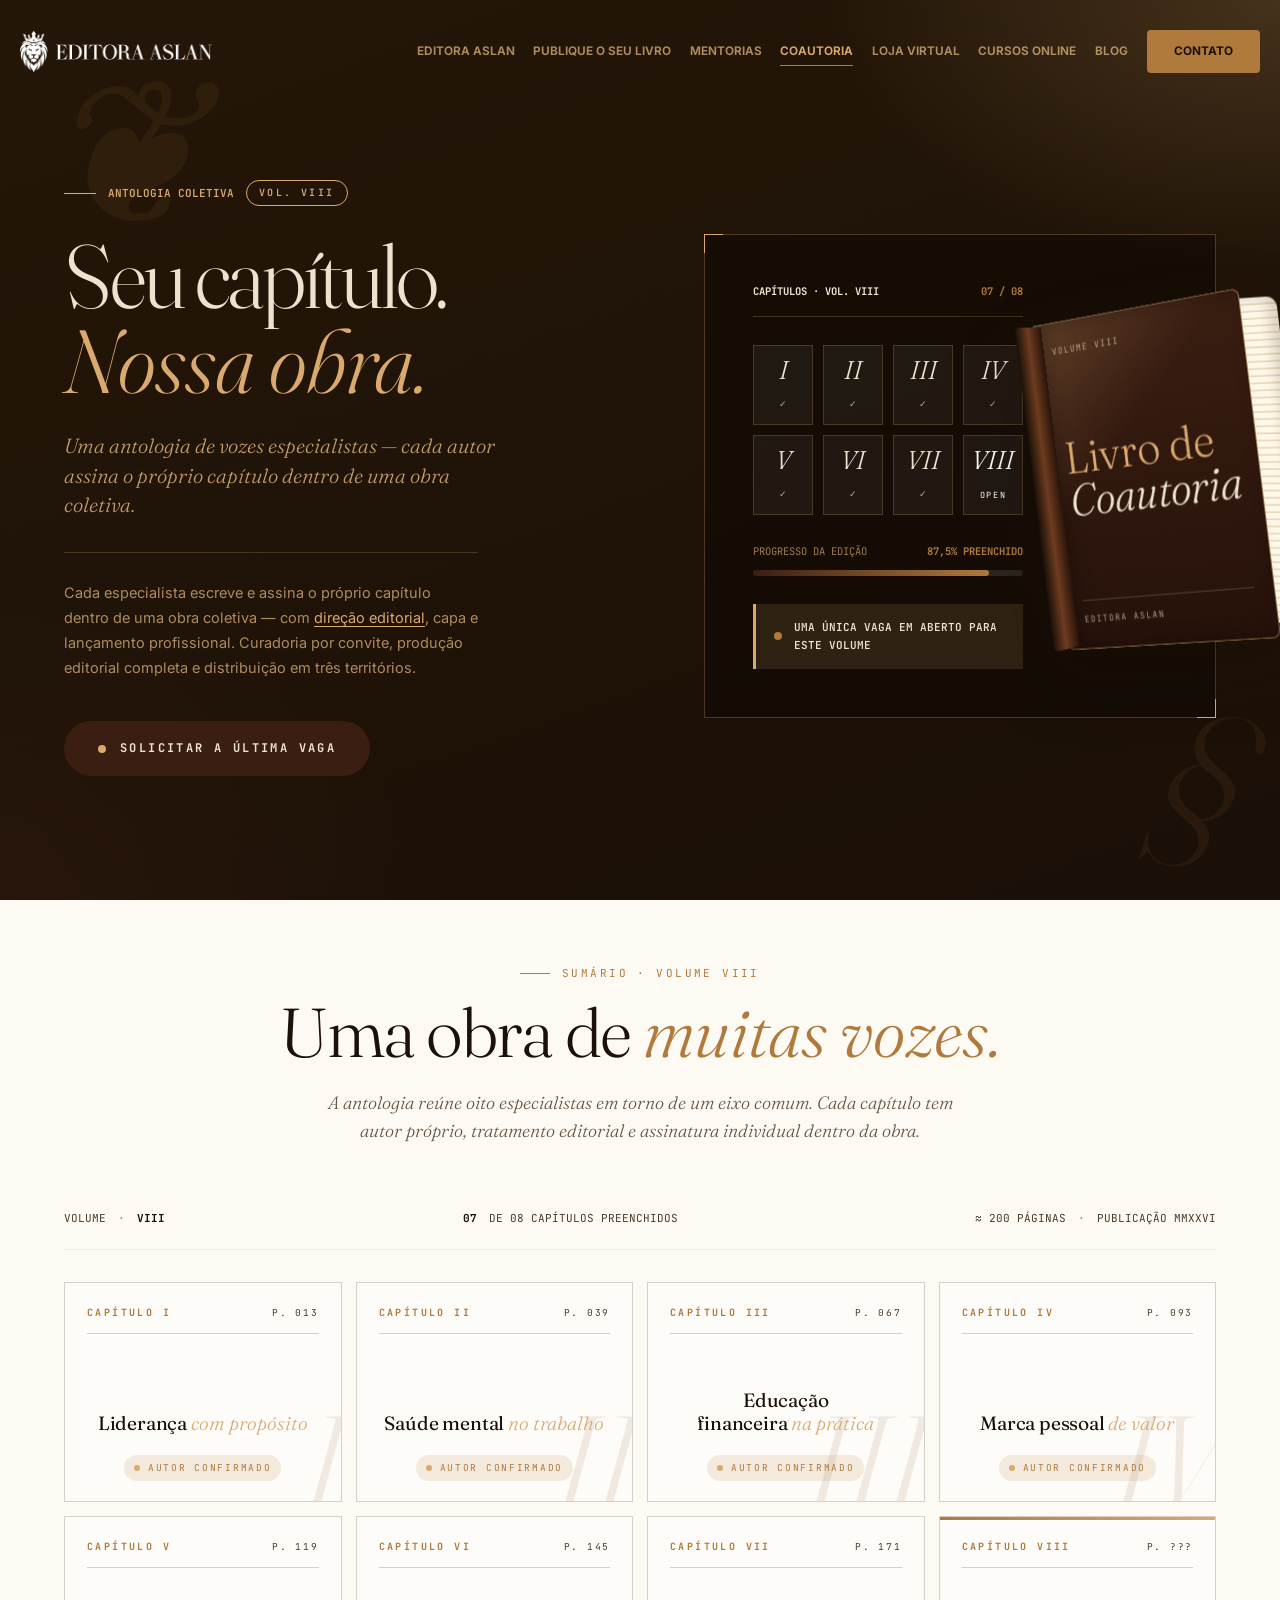
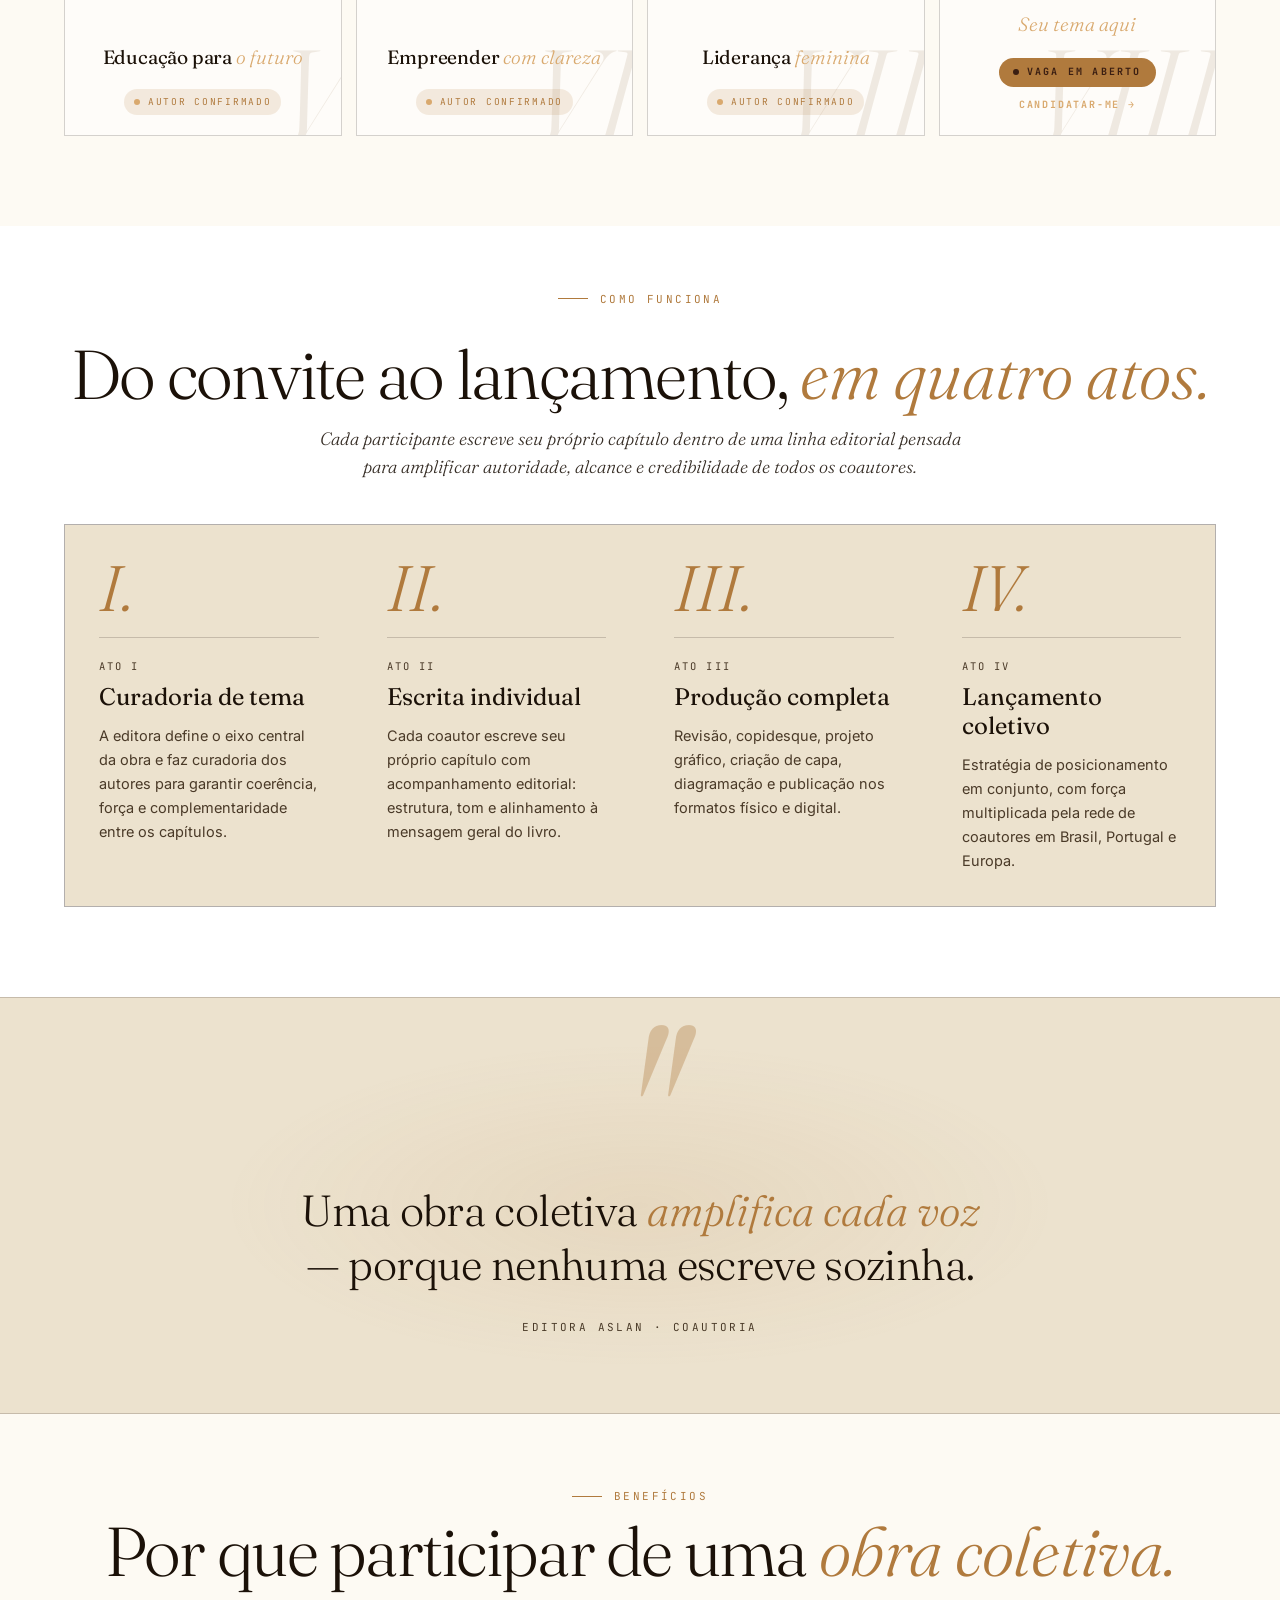
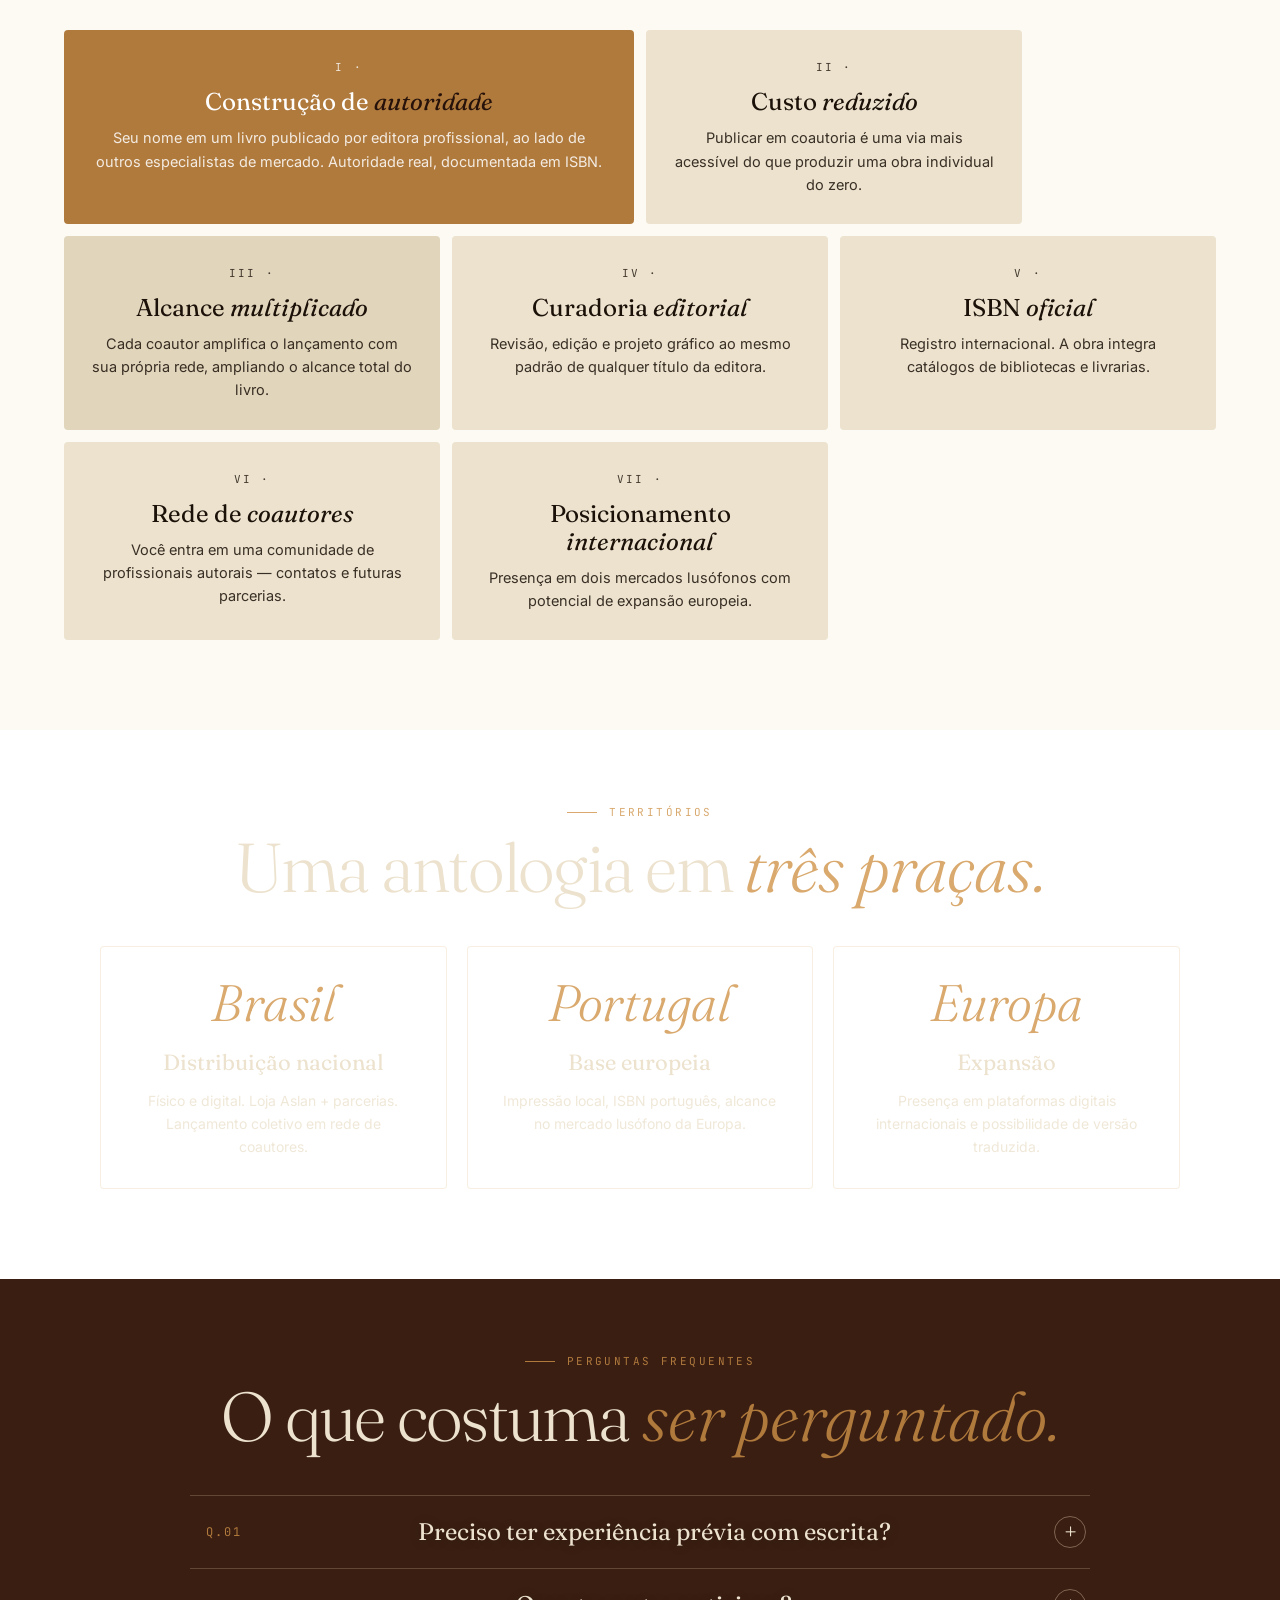
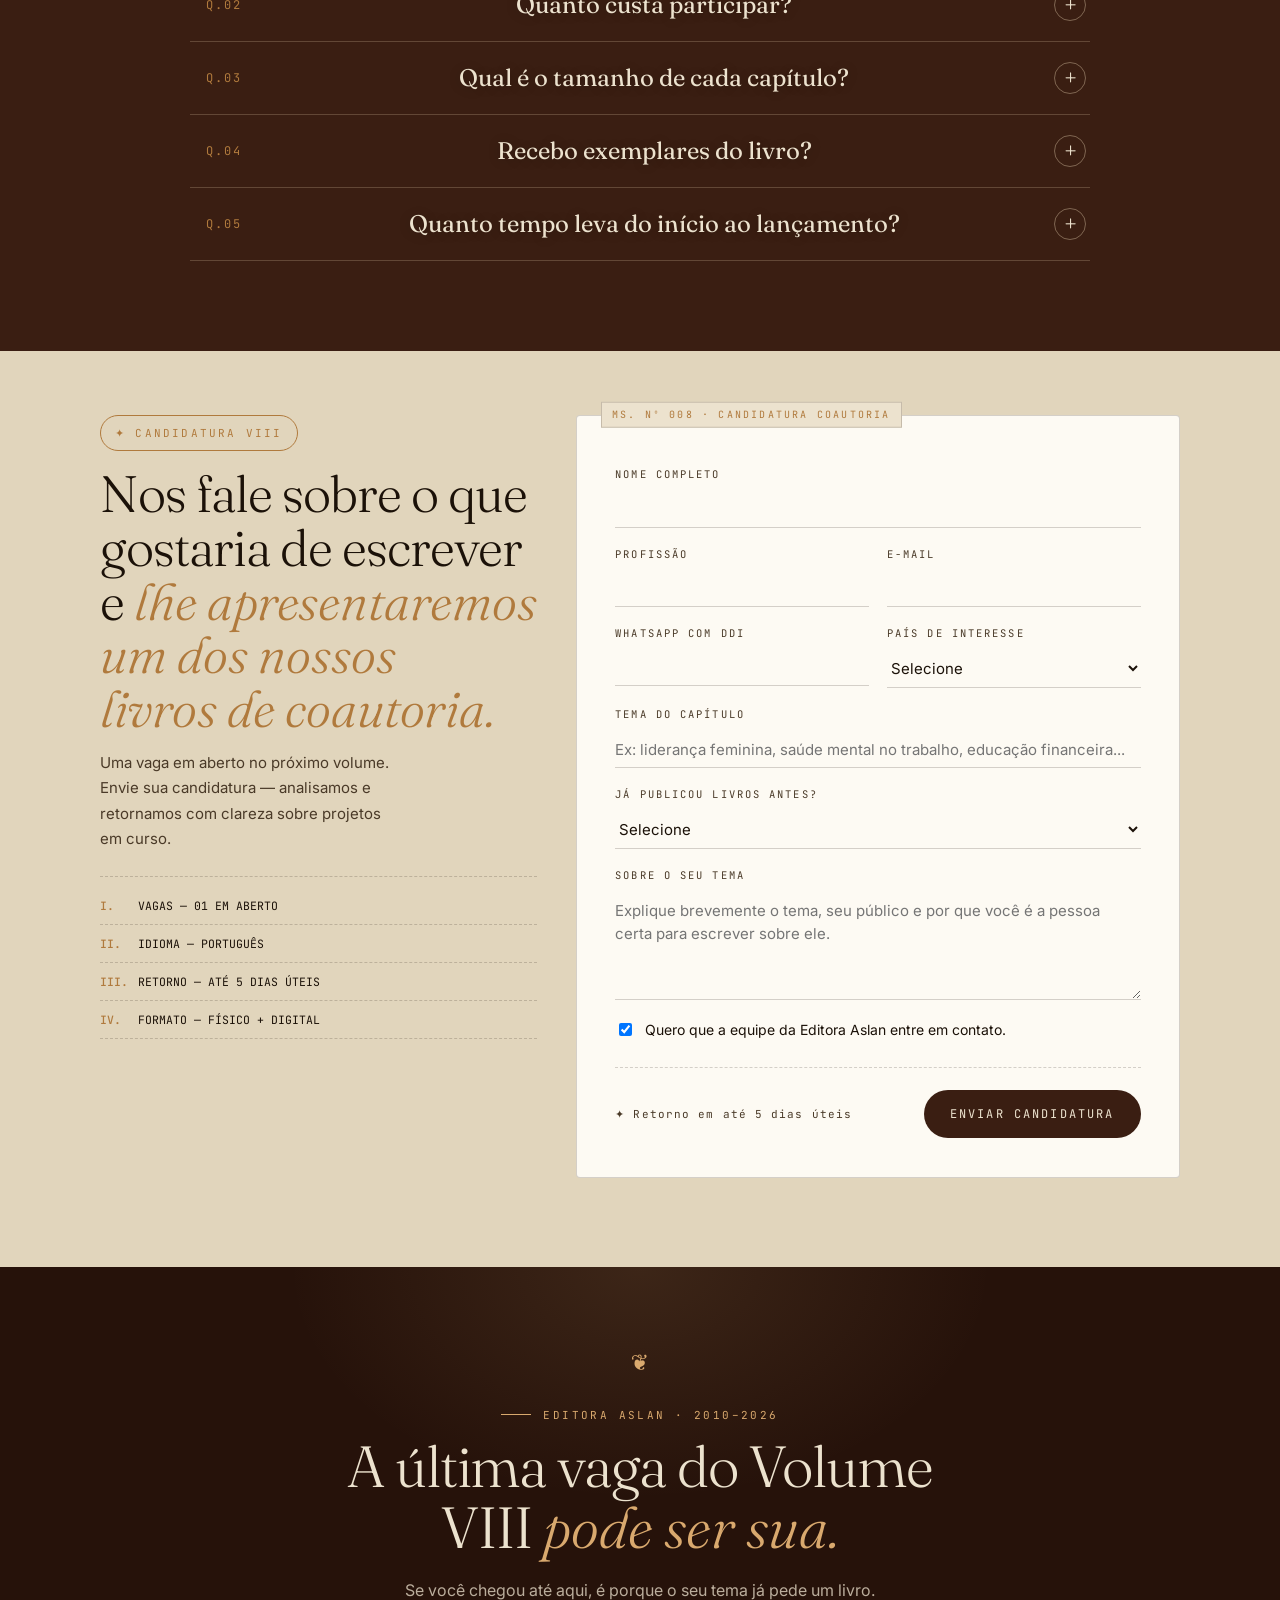
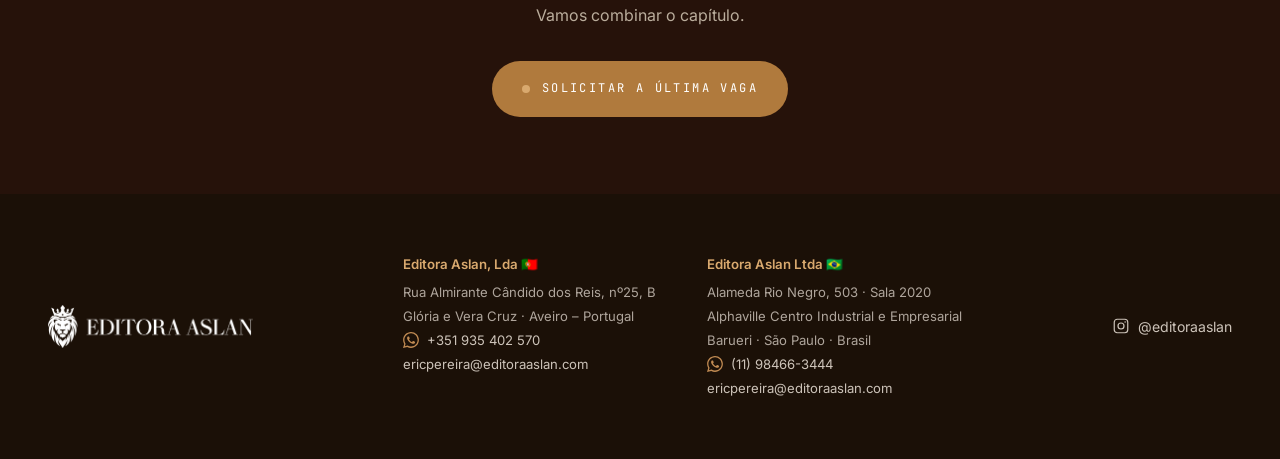
<file: coautoria.html>
<!DOCTYPE html>
<html lang="pt-BR">
<head>
  <meta charset="utf-8">
  <meta name="viewport" content="width=device-width, initial-scale=1">
  <title>Projetos de Coautoria — Editora Aslan</title>
  <meta name="description" content="Publique um capítulo autoral em uma obra coletiva. Curadoria, revisão, capa e publicação por uma casa editorial profissional.">
  <link rel="canonical" href="https://www.editoraaslan.com/coautoria">
  <link rel="icon" href="./uploads/logo.png">
  <link rel="preconnect" href="https://fonts.googleapis.com">
  <link rel="preconnect" href="https://fonts.gstatic.com" crossorigin>
  <link href="https://fonts.googleapis.com/css2?family=Fraunces:ital,opsz,wght@0,9..144,300..700;1,9..144,300..700&family=Inter:wght@400;500;600;700&family=JetBrains+Mono:wght@400;500&display=swap" rel="stylesheet">
  <link rel="stylesheet" href="./styles.css">
  <link rel="stylesheet" href="./assets/pages.css">
  <style>
    .co2-hero__strip { display: none !important; }
    /* Links do nav em marrom no hero claro */
body.page.co2 .site-header .nav__item { color: var(--co2-ink-soft) !important; }
    body.page.co2 .site-header .nav__item:hover,
    body.page.co2 .site-header .nav__item--active { color: var(--co2-gold) !important; }
    body.page.co2 .site-header .nav__item::after { background: var(--co2-gold) !important; }
    body.page.co2 .site-header .nav__cta {
      background: var(--co2-gold) !important;
      color: var(--co2-ink) !important;
      border-color: transparent !important;
    }
    body.page.co2 .site-header .nav__cta:hover { background: var(--co2-gold-2) !important; }

    /* =============================================================
       COAUTORIA — Redesign "Playbill / Antologia"
       Escopo total via prefixo .co2-
       ============================================================= */
    :root {
      --co2-linen: #ECE2CE;
      --co2-linen-2: #E1D5BC;
      --co2-wine: #3A1E12;
      --co2-wine-dark: #26120A;
      --co2-ink: #1B1108;
      --co2-ink-soft: #4A3A28;
      --co2-gold: #B07A3D;
      --co2-gold-2: #D9A96E;
      --co2-line: rgba(27,16,7,.18);
      --co2-line-dark: rgba(224,180,122,.22);
      --co2-mono: "JetBrains Mono", ui-monospace, monospace;
    }

    body.page.co2 { background: #FFFFFF; color: var(--co2-ink); }
    /* Ajuste: nth-of-type conta TODAS as sections incluindo o hero (1ª) */
    body.page.co2 .co2-sec:nth-of-type(2) { background: #FDFAF3 !important; color: var(--co2-ink) !important; }   /* Sumário — bege */
    /* Ajustar cores dos elementos do Sumário para funcionar em fundo bege */
    body.page.co2 .co2-sec:nth-of-type(2) .co2-h-eye { color: var(--co2-gold) !important; }
    body.page.co2 .co2-sec:nth-of-type(2) .co2-h-title { color: var(--co2-ink) !important; }
    body.page.co2 .co2-sec:nth-of-type(2) .co2-h-title em { color: var(--co2-gold) !important; }
    body.page.co2 .co2-sec:nth-of-type(2) .co2-h-lead { color: var(--co2-ink-soft) !important; opacity: 1; }
    body.page.co2 .co2-sec:nth-of-type(2) .co2-toc-meta { color: var(--co2-ink-soft); }
    body.page.co2 .co2-sec:nth-of-type(2) .co2-toc-meta__value { color: var(--co2-ink) !important; }
    body.page.co2 .co2-sec:nth-of-type(2) .co2-toc-meta__dot { color: var(--co2-gold); }
    body.page.co2 .co2-sec:nth-of-type(2) .co2-chapter {
      background: rgba(255, 255, 255, 0.5) !important;
      border-color: var(--co2-line) !important;
    }
    body.page.co2 .co2-sec:nth-of-type(2) .co2-chapter:hover:not(.co2-chapter--open) {
      background: rgba(112, 64, 16, 0.06) !important;
      border-color: var(--co2-gold) !important;
    }
    body.page.co2 .co2-sec:nth-of-type(2) .co2-chapter__mark { color: rgba(112, 64, 16, 0.10) !important; }
    body.page.co2 .co2-sec:nth-of-type(2) .co2-chapter__title { color: var(--co2-ink) !important; }
    body.page.co2 .co2-sec:nth-of-type(2) .co2-chapter__num { color: var(--co2-gold) !important; }
    body.page.co2 .co2-sec:nth-of-type(2) .co2-chapter__page { color: var(--co2-ink-soft) !important; }
    body.page.co2 .co2-sec:nth-of-type(2) .co2-chapter__head { border-color: var(--co2-line) !important; }
    body.page.co2 .co2-sec:nth-of-type(2) .co2-chapter__author {
      background: rgba(176, 122, 61, 0.14) !important;
      color: var(--co2-gold) !important;
    }
    body.page.co2 .co2-sec:nth-of-type(3) { background: #FFFFFF !important; }   /* Como funciona */
    body.page.co2 .co2-sec:nth-of-type(4) { background: #FDFAF3 !important; }   /* Benefícios */
    /* Territórios — fundo bege com textos ajustados */
    body.page.co2 .co2-sec:nth-of-type(5) { background: #FDFAF3 !important; color: var(--co2-ink) !important; }
    body.page.co2 .co2-sec:nth-of-type(5) .co2-h-eye { color: var(--co2-gold) !important; }
    body.page.co2 .co2-sec:nth-of-type(5) .co2-h-title { color: var(--co2-ink) !important; }
    body.page.co2 .co2-sec:nth-of-type(5) .co2-h-title em { color: var(--co2-gold) !important; }
    body.page.co2 .co2-sec:nth-of-type(5) .co2-terr__card {
      background: rgba(255, 255, 255, 0.5) !important;
      border-color: var(--co2-line) !important;
    }
    body.page.co2 .co2-sec:nth-of-type(5) .co2-terr__name,
    body.page.co2 .co2-sec:nth-of-type(5) .co2-terr__title { color: var(--co2-gold) !important; }
    body.page.co2 .co2-sec:nth-of-type(5) .co2-terr__label,
    body.page.co2 .co2-sec:nth-of-type(5) .co2-terr__sub { color: var(--co2-ink) !important; }
    body.page.co2 .co2-sec:nth-of-type(5) .co2-terr__desc,
    body.page.co2 .co2-sec:nth-of-type(5) .co2-terr__text { color: var(--co2-ink-soft) !important; }
    body.page.co2 .co2-sec:nth-of-type(6) { background: #FFFFFF !important; }   /* FAQ */
    body.page.co2 .co2-sec:nth-of-type(7) { background: #3A1E12 !important; color: var(--co2-linen); }   /* Candidatura - marrom final */

    /* Ornament typography */
    .co2-orn {
      display: inline-flex; align-items: center; gap: 10px;
      color: var(--co2-gold); font-size: 14px;
    }
    .co2-orn::before, .co2-orn::after {
      content: ""; width: 40px; height: 1px; background: var(--co2-gold);
    }

    /* ============================================================
       HERO — Split-screen editorial premium (redesign 2026)
       ============================================================ */
    .co2-hero {
      position: relative;
      min-height: 100svh;
      padding: clamp(100px, 10vw, 140px) clamp(24px, 5vw, 72px) clamp(60px, 6vw, 88px);
      overflow: hidden;
      background:
        radial-gradient(60% 50% at 100% 0%, rgba(217, 169, 110, 0.20), transparent 60%),
        radial-gradient(50% 55% at 0% 100%, rgba(58, 30, 18, 0.32), transparent 65%),
        linear-gradient(160deg, #241608 0%, #1B1007 100%);
      color: var(--co2-linen);
      display: flex;
      flex-direction: column;
    }
    /* Inverter cores dos textos e elementos do hero coautoria */
    .co2-hero .co2-hero__strip { color: rgba(224, 180, 122, 0.7); border-color: rgba(224,180,122,.22); }
    .co2-hero .co2-hero__strip b { color: var(--co2-linen); }
    .co2-hero .co2-hero__strip-dot { color: var(--co2-gold-2); }
    .co2-hero .co2-hero__eye { color: var(--co2-gold-2); }
    .co2-hero .co2-hero__eye::before { background: var(--co2-gold-2); }
    .co2-hero .co2-hero__eye-vol { border-color: var(--co2-gold-2); color: var(--co2-gold-2); }
    .co2-hero .co2-hero__title { color: var(--co2-linen) !important; }
    .co2-hero .co2-hero__title em { color: var(--co2-gold-2) !important; }
    .co2-hero .co2-hero__sub { color: rgba(224, 180, 122, 0.85); }
    .co2-hero .co2-hero__desc { color: rgba(224, 180, 122, 0.75); border-top-color: rgba(224,180,122,.22); }
    .co2-hero .co2-hero__desc a { color: var(--co2-gold-2); border-color: var(--co2-gold-2); }
    .co2-hero .co2-hero__panel { background: rgba(0, 0, 0, 0.32); border-color: rgba(224,180,122,.28); }
    .co2-hero .co2-hero__panel::before, .co2-hero .co2-hero__panel::after { border-color: var(--co2-gold-2); }
    .co2-hero .co2-hero__panel-head { color: rgba(224, 180, 122, 0.75); border-color: rgba(224,180,122,.22); }
    .co2-hero .co2-hero__panel-title { color: var(--co2-linen); }
    .co2-hero .co2-hero__progress-label { color: rgba(224, 180, 122, 0.65); }
    .co2-hero .co2-hero__progress-track { background: rgba(255, 255, 255, 0.1); }
    .co2-hero .co2-hero__panel-note { color: var(--co2-linen); background: rgba(217,169,110,.14); border-left-color: var(--co2-gold-2); }
    .co2-hero .co2-slot { background: rgba(255,255,255,.05); border-color: rgba(224,180,122,.22); }
    /* Header pra fundo escuro */
    body.page.co2 .site-header,
    body.page.co2 .site-header--scrolled {
      background: transparent !important;
      border-bottom: none !important;
      backdrop-filter: none !important;
      -webkit-backdrop-filter: none !important;
      box-shadow: none !important;
    }
    body.page.co2 .site-header .nav__item { color: rgba(224, 180, 122, 0.75) !important; }
    body.page.co2 .site-header .nav__item:hover,
    body.page.co2 .site-header .nav__item--active { color: var(--co2-gold-2) !important; }
    body.page.co2 .site-header .nav__cta {
      background: var(--co2-gold) !important;
      color: var(--co2-ink) !important;
    }
    /* Grão sutil de papel */
    .co2-hero::before {
      content: "";
      position: absolute; inset: 0;
      background-image:
        radial-gradient(rgba(27, 16, 7, 0.05) 1px, transparent 1px),
        radial-gradient(rgba(27, 16, 7, 0.035) 1px, transparent 1px);
      background-size: 3px 3px, 7px 7px;
      background-position: 0 0, 1px 2px;
      opacity: 0.42;
      mix-blend-mode: multiply;
      pointer-events: none;
    }
    /* Ornamentos flutuantes de fundo (símbolos editoriais gigantes) */
    .co2-hero__mark {
      position: absolute;
      font-family: var(--font-display);
      font-style: italic;
      font-weight: 300;
      color: var(--co2-gold);
      opacity: 0.09;
      pointer-events: none;
      z-index: 0;
      line-height: 0.6;
      user-select: none;
    }
    .co2-hero__mark--tl { top: 10%; left: 3%; font-size: clamp(140px, 16vw, 260px); }
    .co2-hero__mark--br { bottom: 8%; right: 3%; font-size: clamp(120px, 14vw, 220px); transform: rotate(12deg); }
    @media (max-width: 900px) { .co2-hero__mark { display: none; } }

    /* Masthead strip topo */
    .co2-hero__strip {
      position: relative; z-index: 2;
      max-width: 1320px; width: 100%;
      margin: 0 auto clamp(48px, 5vw, 72px);
      display: flex; justify-content: space-between; align-items: center;
      flex-wrap: wrap; gap: 16px;
      padding-bottom: 20px;
      border-bottom: 1px solid var(--co2-line);
      font-family: var(--co2-mono);
      font-size: 11px; letter-spacing: 0.22em;
      text-transform: uppercase; color: var(--co2-ink-soft);
    }
    .co2-hero__strip-group { display: flex; align-items: center; gap: 12px; }
    .co2-hero__strip b { color: var(--co2-ink); font-weight: 600; }
    .co2-hero__strip-dot { color: var(--co2-gold); }

    /* Grid principal — split screen 2 colunas */
    .co2-hero__grid {
      position: relative; z-index: 2;
      max-width: 1320px; width: 100%;
      margin: 0 auto;
      display: grid;
      grid-template-columns: 1fr 0.85fr;
      gap: clamp(40px, 6vw, 96px);
      align-items: center;
      flex: 1;
    }
    @media (max-width: 960px) {
      .co2-hero__grid { grid-template-columns: 1fr; gap: 48px; }

      .co2-hero__panel { display: none !important; }
    }

    /* Coluna esquerda: informação */
    .co2-hero__eye {
      display: inline-flex; align-items: center; gap: 12px;
      font-family: var(--co2-mono);
      font-size: 11px; letter-spacing: 0.26em;
      text-transform: uppercase; color: var(--co2-gold);
      font-weight: 600;
      margin-bottom: 28px;
    }
    .co2-hero__eye::before { content: ""; width: 32px; height: 1px; background: var(--co2-gold); }
    .co2-hero__eye-vol {
      padding: 4px 12px;
      border: 1px solid var(--co2-gold);
      color: var(--co2-gold);
      border-radius: 999px;
      font-size: 10px;
      letter-spacing: 0.24em;
    }

    .co2-hero__title {
      font-family: var(--font-display);
      font-weight: 300;
      font-size: clamp(48px, 7vw, 108px);
      line-height: 0.94;
      letter-spacing: -0.035em;
      color: var(--co2-ink);
      margin: 0 0 28px;
    }
    .co2-hero__title em {
      display: block;
      font-style: italic;
      color: var(--co2-gold);
      font-weight: 300;
    }

    .co2-hero__sub {
      font-family: var(--font-display);
      font-style: italic; font-weight: 300;
      font-size: clamp(18px, 1.6vw, 24px);
      line-height: 1.45;
      color: var(--co2-ink-soft);
      max-width: 34ch;
      margin: 0 0 32px;
    }

    .co2-hero__desc {
      font-size: clamp(14.5px, 1.05vw, 16px);
      line-height: 1.72;
      color: var(--co2-ink-soft);
      max-width: 46ch;
      margin: 0 0 40px;
      padding-top: 28px;
      border-top: 1px solid var(--co2-line);
    }
    .co2-hero__desc a {
      color: var(--co2-gold);
      text-decoration: none;
      border-bottom: 1px solid var(--co2-gold);
    }
    .co2-hero__desc a:hover { color: var(--co2-wine); border-color: var(--co2-wine); }

    /* CTA */
    .co2-hero__cta {
      display: inline-flex; align-items: center; gap: 14px;
      padding: 18px 34px;
      background: var(--co2-wine);
      color: var(--co2-linen);
      text-decoration: none;
      border-radius: 999px;
      font-family: var(--co2-mono);
      font-size: 12px; letter-spacing: 0.2em;
      text-transform: uppercase; font-weight: 700;
      transition: background 0.3s, transform 0.3s;
    }
    .co2-hero__cta:hover { background: var(--co2-gold); transform: translateY(-2px); }
    .co2-hero__cta__dot {
      width: 8px; height: 8px; border-radius: 50%;
      background: var(--co2-gold-2);
      animation: co2-cta-pulse 2s ease-in-out infinite;
    }
    .co2-hero__cta:hover .co2-hero__cta__dot { background: #fff; }
    @keyframes co2-cta-pulse {
      0%, 100% { opacity: 1; transform: scale(1); box-shadow: 0 0 0 0 rgba(217, 169, 110, 0.6); }
      50% { opacity: 0.7; transform: scale(0.85); box-shadow: 0 0 0 10px rgba(217, 169, 110, 0); }
    }

    /* Coluna direita: painel visual */
    .co2-hero__panel {
      position: relative;
      background: var(--co2-linen-2);
      border: 1px solid var(--co2-line);
      padding: clamp(32px, 4vw, 48px) clamp(150px, 15vw, 218px) clamp(32px, 4vw, 48px) clamp(32px, 4vw, 48px);
      display: flex;
      flex-direction: column;
      gap: 28px;
      overflow: visible;
      min-height: 440px;
    }
    .co2-hero__panel::before,
    .co2-hero__panel::after {
      content: ""; position: absolute;
      width: 18px; height: 18px;
      border: 1.5px solid var(--co2-gold);
    }
    .co2-hero__panel::before { top: -1px; left: -1px; border-right: 0; border-bottom: 0; }
    .co2-hero__panel::after { bottom: -1px; right: -1px; border-left: 0; border-top: 0; }

    .co2-hero__panel-head {
      display: flex; justify-content: space-between; align-items: baseline;
      font-family: var(--co2-mono);
      font-size: 10.5px; letter-spacing: 0.22em;
      text-transform: uppercase; color: var(--co2-ink-soft);
      padding-bottom: 16px;
      border-bottom: 1px solid var(--co2-line);
    }
    .co2-hero__panel-title {
      color: var(--co2-ink); font-weight: 700;
    }
    .co2-hero__panel-status {
      color: var(--co2-gold); font-weight: 700;
    }

    /* Slots grid — visual dos 8 capítulos */
    .co2-hero__slots {
      display: grid;
      grid-template-columns: repeat(4, 1fr);
      gap: 10px;
    }
    .co2-slot {
      aspect-ratio: 3/4;
      display: flex; flex-direction: column;
      justify-content: space-between;
      padding: 12px 8px;
      border: 1px solid var(--co2-line);
      background: rgba(255, 255, 255, 0.4);
      font-family: var(--font-display);
      transition: transform 0.3s, background 0.3s;
    }
    .co2-slot--filled {
      background: var(--co2-wine);
      color: var(--co2-linen);
      border-color: var(--co2-wine);
    }
    .co2-slot--filled::after {
      content: "✓";
      font-family: var(--co2-mono);
      font-size: 9px;
      text-align: center;
      opacity: 0.7;
    }
    .co2-slot--open {
      background: var(--co2-gold);
      color: #fff;
      border-color: var(--co2-gold);
      animation: co2-slot-pulse 2.2s ease-in-out infinite;
    }
    .co2-slot--open::after {
      content: "OPEN";
      font-family: var(--co2-mono);
      font-size: 8.5px;
      letter-spacing: 0.18em;
      text-align: center;
    }
    @keyframes co2-slot-pulse {
      0%, 100% { box-shadow: 0 0 0 0 rgba(176, 122, 61, 0.55); }
      50% { box-shadow: 0 0 0 10px rgba(176, 122, 61, 0); }
    }
    .co2-slot__num {
      font-style: italic; font-weight: 300;
      font-size: clamp(20px, 2vw, 26px);
      line-height: 1; text-align: center;
    }

    /* Progress bar visual */
    .co2-hero__progress {
      display: flex; flex-direction: column; gap: 10px;
    }
    .co2-hero__progress-head {
      display: flex; justify-content: space-between; align-items: baseline;
      font-family: var(--co2-mono);
      font-size: 10.5px; letter-spacing: 0.2em;
      text-transform: uppercase;
    }
    .co2-hero__progress-label { color: var(--co2-ink-soft); }
    .co2-hero__progress-value { color: var(--co2-gold); font-weight: 700; }
    .co2-hero__progress-track {
      height: 6px;
      background: rgba(27, 16, 7, 0.08);
      overflow: hidden;
      border-radius: 3px;
    }
    .co2-hero__progress-fill {
      height: 100%;
      width: 87.5%;
      background: linear-gradient(90deg, var(--co2-wine) 0%, var(--co2-gold) 100%);
      border-radius: 3px;
    }

    /* Nota final do painel */
    .co2-hero__panel-note {
      display: flex; align-items: center; gap: 12px;
      padding: 14px 18px;
      background: rgba(176, 122, 61, 0.10);
      border-left: 3px solid var(--co2-gold);
      font-family: var(--co2-mono);
      font-size: 11px; letter-spacing: 0.14em;
      text-transform: uppercase; color: var(--co2-ink);
      font-weight: 600;
    }
    .co2-hero__panel-note-dot {
      width: 8px; height: 8px; border-radius: 50%;
      background: var(--co2-gold);
      animation: co2-cta-pulse 2s ease-in-out infinite;
      flex-shrink: 0;
    }

    .co2-hero-book {
      position: absolute;
      z-index: 4;
      right: clamp(-56px, -4vw, -24px);
      top: 50%;
      width: clamp(160px, 18vw, 250px);
      perspective: 1200px;
      transform: translateY(-50%);
      pointer-events: none;
      filter: drop-shadow(0 26px 34px rgba(27,16,7,.28));
    }
    .co2-hero-book__mockup {
      position: relative;
      aspect-ratio: 0.68 / 1;
      transform: rotate(-7deg) rotateY(-24deg);
      transform-style: preserve-3d;
    }
    .co2-hero-book__spine {
      position: absolute;
      top: 1%;
      bottom: 1%;
      left: -10%;
      width: 15%;
      border-radius: 6px 0 0 6px;
      background: linear-gradient(90deg, #1b1108, #6f3c1e 48%, #26120A);
      transform: rotateY(68deg);
      transform-origin: right center;
    }
    .co2-hero-book__pages {
      position: absolute;
      top: 3%;
      right: -14%;
      width: 18%;
      height: 94%;
      border-radius: 0 10px 10px 0;
      background: repeating-linear-gradient(180deg, #fff8e9 0 6px, #d9c39f 6px 7px);
      transform: translateZ(-14px) skewY(6deg);
      box-shadow: inset -8px 0 14px rgba(27,16,7,.18);
    }
    .co2-hero-book__cover {
      position: absolute;
      inset: 0;
      z-index: 2;
      display: flex;
      flex-direction: column;
      justify-content: space-between;
      padding: 22px 20px;
      border: 1px solid rgba(224,180,122,.55);
      border-radius: 5px 8px 8px 5px;
      background:
        linear-gradient(135deg, rgba(217,169,110,.24), transparent 38%),
        linear-gradient(180deg, #3A1E12 0%, #26120A 100%);
      color: var(--co2-linen);
      box-shadow: inset 10px 0 22px rgba(0,0,0,.32);
    }
    .co2-hero-book__kicker,
    .co2-hero-book__foot {
      font-family: var(--co2-mono);
      font-size: 9px;
      letter-spacing: .22em;
      text-transform: uppercase;
      color: rgba(236,226,206,.68);
    }
    .co2-hero-book__title {
      font-family: var(--font-display);
      font-size: clamp(30px, 3.6vw, 46px);
      font-weight: 300;
      line-height: .95;
      letter-spacing: 0;
      color: var(--co2-gold-2);
    }
    .co2-hero-book__title em {
      display: block;
      color: var(--co2-linen);
      font-style: italic;
    }
    .co2-hero-book__foot {
      padding-top: 12px;
      border-top: 1px solid rgba(224,180,122,.28);
    }
    @media (max-width: 1180px) {
      .co2-hero__panel {
        padding: clamp(32px, 4vw, 48px);
        min-height: 0;
      }
      .co2-hero-book {
        position: relative;
        inset: auto;
        width: min(56vw, 240px);
        margin: 4px auto 0;
        transform: none;
      }
    }
    @media (max-width: 560px) {
      .co2-hero-book { width: min(66vw, 210px); }
      .co2-hero-book__cover { padding: 18px 16px; }
    }
    /* ============ SECTION HELPERS ============ */
    .co2-sec {
      padding: clamp(44px, 5vw, 72px) clamp(22px, 5vw, 72px) clamp(64px, 7vw, 96px);
      position: relative;
    }
    .co2-sec--dark { background: var(--co2-wine); color: var(--co2-linen); }
    .co2-sec--dark-2 { background: var(--co2-wine-dark); color: var(--co2-linen); }
    .co2-sec--linen2 { background: var(--co2-linen-2); }

    .co2-h-eye {
      font-family: var(--co2-mono); font-size: 11px; letter-spacing: .22em;
      text-transform: uppercase;
      display: inline-flex; align-items: center; gap: 12px;
      color: var(--co2-gold);
    }
    .co2-h-eye::before {
      content: ""; width: 30px; height: 1px; background: currentColor;
    }
    .co2-h-title {
      font-family: var(--font-display); font-weight: 300;
      font-size: clamp(36px, 5.4vw, 72px); line-height: 1;
      letter-spacing: -.025em; margin: 16px 0 0;
    }
    .co2-h-title em { font-style: italic; color: var(--co2-gold); }
    .co2-sec--dark .co2-h-title em,
    .co2-sec--dark-2 .co2-h-title em { color: var(--co2-gold-2); }
    .co2-h-lead {
      font-family: var(--font-display); font-style: italic; font-weight: 300;
      font-size: clamp(17px, 1.4vw, 20px); line-height: 1.55;
      margin: 22px 0 0; max-width: 60ch; opacity: .88;
    }

    /* ============ SUMÁRIO — Grid de "cartões-capítulo" premium ============ */
    .co2-toc-wrap {
      max-width: 1200px;
      margin: clamp(40px, 5vw, 64px) auto 0;
    }

    .co2-toc-meta {
      display: flex;
      justify-content: space-between;
      align-items: center;
      flex-wrap: wrap;
      gap: 16px;
      padding-bottom: 22px;
      margin-bottom: 32px;
      border-bottom: 1px solid var(--co2-line-dark);
      font-family: var(--co2-mono);
      font-size: 11px;
      letter-spacing: 0.22em;
      text-transform: uppercase;
      color: rgba(224, 180, 122, 0.7);
    }
    .co2-toc-meta__group { display: flex; align-items: center; gap: 12px; }
    .co2-toc-meta__dot { color: var(--co2-gold); }
    .co2-toc-meta__value { color: var(--co2-linen); font-weight: 700; }

    .co2-toc-grid {
      display: grid;
      grid-template-columns: repeat(4, 1fr);
      gap: 14px;
    }
    @media (max-width: 1000px) { .co2-toc-grid { grid-template-columns: repeat(3, 1fr); } }
    @media (max-width: 720px)  { .co2-toc-grid { grid-template-columns: repeat(2, 1fr); } }
    @media (max-width: 440px)  { .co2-toc-grid { grid-template-columns: 1fr; } }

    .co2-chapter {
      position: relative;
      display: flex;
      flex-direction: column;
      justify-content: space-between;
      min-height: 220px;
      padding: 22px 22px 20px;
      background: rgba(255, 255, 255, 0.04);
      border: 1px solid var(--co2-line-dark);
      overflow: hidden;
      transition: background 0.35s, transform 0.35s, border-color 0.35s;
    }
    .co2-chapter:hover:not(.co2-chapter--open) {
      background: rgba(255, 255, 255, 0.07);
      border-color: rgba(224, 180, 122, 0.4);
      transform: translateY(-3px);
    }

    /* Número gigante decorativo no fundo do card */
    .co2-chapter__mark {
      position: absolute;
      bottom: -0.18em;
      right: -0.02em;
      font-family: var(--font-display);
      font-style: italic;
      font-weight: 300;
      font-size: clamp(90px, 10vw, 130px);
      line-height: 1;
      color: rgba(224, 180, 122, 0.08);
      pointer-events: none;
      user-select: none;
      z-index: 0;
    }

    .co2-chapter__head {
      display: flex; justify-content: space-between; align-items: baseline;
      margin-bottom: 14px;
      padding-bottom: 12px;
      border-bottom: 1px solid rgba(224, 180, 122, 0.14);
      position: relative; z-index: 1;
    }
    .co2-chapter__num {
      font-family: var(--co2-mono);
      font-size: 10px;
      letter-spacing: 0.24em;
      text-transform: uppercase;
      color: var(--co2-gold-2);
      font-weight: 700;
    }
    .co2-chapter__page {
      font-family: var(--co2-mono);
      font-size: 9.5px;
      letter-spacing: 0.18em;
      text-transform: uppercase;
      color: rgba(224, 180, 122, 0.6);
    }

    .co2-chapter__body { position: relative; z-index: 1; }
    .co2-chapter__title {
      font-family: var(--font-display);
      font-weight: 400;
      font-size: clamp(17px, 1.5vw, 20px);
      line-height: 1.2;
      letter-spacing: -0.01em;
      color: var(--co2-linen);
      margin: 0 0 8px;
    }
    .co2-chapter__title em {
      font-style: italic;
      color: var(--co2-gold-2);
      font-weight: 300;
    }

    .co2-chapter__author {
      display: inline-flex;
      align-items: center;
      gap: 8px;
      margin-top: 12px;
      padding: 5px 10px;
      background: rgba(224, 180, 122, 0.08);
      border-radius: 999px;
      font-family: var(--co2-mono);
      font-size: 9.5px;
      letter-spacing: 0.18em;
      text-transform: uppercase;
      color: rgba(224, 180, 122, 0.85);
      position: relative; z-index: 1;
    }
    .co2-chapter__author::before {
      content: "";
      width: 6px; height: 6px;
      background: var(--co2-gold-2);
      border-radius: 50%;
    }

    /* Card do slot em aberto — destaque dramático */
    .co2-chapter--open {
      background:
        radial-gradient(120% 100% at 0% 0%, rgba(224, 180, 122, 0.22), transparent 60%),
        linear-gradient(160deg, rgba(224, 180, 122, 0.10) 0%, rgba(58, 30, 18, 0.4) 100%);
      border-color: var(--co2-gold);
      cursor: pointer;
    }
    .co2-chapter--open::before {
      content: "";
      position: absolute;
      top: 0; left: 0; right: 0;
      height: 3px;
      background: linear-gradient(90deg, var(--co2-gold), var(--co2-gold-2));
    }
    .co2-chapter--open .co2-chapter__mark { color: rgba(224, 180, 122, 0.20); }
    .co2-chapter--open .co2-chapter__num { color: var(--co2-gold-2); }
    .co2-chapter--open .co2-chapter__title { color: var(--co2-linen); }
    .co2-chapter--open:hover { transform: translateY(-4px); }

    .co2-chapter__open-badge {
      display: inline-flex; align-items: center; gap: 8px;
      margin-top: 14px;
      padding: 6px 14px;
      background: var(--co2-gold);
      color: var(--co2-wine);
      border-radius: 999px;
      font-family: var(--co2-mono);
      font-size: 10px;
      letter-spacing: 0.22em;
      text-transform: uppercase;
      font-weight: 700;
      position: relative; z-index: 1;
    }
    .co2-chapter__open-badge::before {
      content: "";
      width: 6px; height: 6px;
      background: currentColor;
      border-radius: 50%;
      animation: co2-chap-pulse 1.8s ease-in-out infinite;
    }
    @keyframes co2-chap-pulse {
      0%, 100% { opacity: 1; transform: scale(1); }
      50% { opacity: 0.5; transform: scale(0.7); }
    }
    .co2-chapter__cta {
      display: inline-flex; align-items: center; gap: 6px;
      margin-top: 10px;
      font-family: var(--co2-mono);
      font-size: 10px;
      letter-spacing: 0.18em;
      text-transform: uppercase;
      color: var(--co2-gold-2);
      text-decoration: none;
      font-weight: 700;
      transition: gap 0.3s;
      position: relative; z-index: 1;
    }
    .co2-chapter--open:hover .co2-chapter__cta { gap: 12px; color: #fff; }

    /* ============ PROCESSO ============ */
    .co2-process {
      display: grid; grid-template-columns: repeat(4, 1fr);
      gap: 0;
      margin-top: clamp(28px, 4vw, 44px);
      border: 1px solid var(--co2-line);
      background: var(--co2-line);
    }
    @media (max-width: 820px) { .co2-process { grid-template-columns: repeat(2, 1fr); } }
    @media (max-width: 480px) { .co2-process { grid-template-columns: 1fr; } }
    .co2-step {
      background: var(--co2-linen);
      padding: clamp(24px, 3vw, 34px);
      position: relative;
      transition: background .3s;
    }
    .co2-step:hover { background: #F1E4C8; }
    .co2-step__num {
      font-family: var(--font-display); font-style: italic; font-weight: 300;
      font-size: clamp(48px, 5vw, 68px); line-height: .9;
      color: var(--co2-gold);
      display: block; margin-bottom: 20px;
      border-bottom: 1px solid var(--co2-line);
      padding-bottom: 20px;
    }
    .co2-step__label {
      font-family: var(--co2-mono); font-size: 10.5px; letter-spacing: .2em;
      text-transform: uppercase; color: var(--co2-ink-soft);
      display: block; margin-bottom: 8px;
    }
    .co2-step__title {
      font-family: var(--font-display); font-weight: 400;
      font-size: clamp(20px, 1.9vw, 24px); line-height: 1.2;
      margin: 0 0 12px; color: var(--co2-ink);
    }
    .co2-step__text {
      font-size: 14.5px; line-height: 1.65; margin: 0;
      color: var(--co2-ink-soft);
    }

    /* ============ BENEFÍCIOS — MOSAIC ============ */
    .co2-bene {
      display: grid;
      grid-template-columns: repeat(6, 1fr);
      gap: 12px;
      margin-top: clamp(28px, 4vw, 44px);
    }
    @media (max-width: 900px) { .co2-bene { grid-template-columns: repeat(3, 1fr); } }
    @media (max-width: 600px) { .co2-bene { grid-template-columns: 1fr; } }
    .co2-bene__item {
      grid-column: span 2;
      background: var(--co2-linen);
      color: var(--co2-ink);
      padding: 28px;
      border-radius: 4px;
      position: relative;
      overflow: hidden;
    }
    .co2-bene__item--big {
      grid-column: span 3;
      background: var(--co2-gold);
      color: #fff;
    }
    .co2-bene__item--tall {
      grid-column: span 2;
      background: var(--co2-linen-2);
    }
    @media (max-width: 900px) {
      .co2-bene__item, .co2-bene__item--big, .co2-bene__item--tall { grid-column: span 3; }
    }
    @media (max-width: 600px) {
      .co2-bene__item, .co2-bene__item--big, .co2-bene__item--tall { grid-column: 1 / -1; }
    }
    .co2-bene__n {
      font-family: var(--co2-mono); font-size: 11px; letter-spacing: .2em;
      opacity: .8; margin-bottom: 12px;
    }
    .co2-bene__t {
      font-family: var(--font-display); font-weight: 400;
      font-size: clamp(20px, 1.9vw, 26px); line-height: 1.15;
      margin: 0 0 10px;
    }
    .co2-bene__t em { font-style: italic; }
    .co2-bene__item--big .co2-bene__t em { color: var(--co2-wine-dark); }
    .co2-bene__d {
      font-size: 14.5px; line-height: 1.6; margin: 0; opacity: .85;
    }

    /* ============ TERRITÓRIOS ============ */
    .co2-terr {
      display: grid;
      grid-template-columns: repeat(3, 1fr);
      gap: 20px;
      margin-top: clamp(28px, 4vw, 44px);
    }
    @media (max-width: 780px) { .co2-terr { grid-template-columns: 1fr; } }
    .co2-terr__card {
      padding: 30px;
      background: rgba(255,255,255,.06);
      border: 1px solid var(--co2-line-dark);
      border-radius: 4px;
      position: relative;
    }
    .co2-terr__flag {
      font-family: var(--font-display); font-style: italic;
      font-size: clamp(40px, 4vw, 54px); font-weight: 300;
      color: var(--co2-gold-2); line-height: 1;
      margin-bottom: 16px;
    }
    .co2-terr__card h4 {
      font-family: var(--font-display); font-weight: 400;
      font-size: 22px; margin: 0 0 8px;
      color: var(--co2-linen);
    }
    .co2-terr__card p {
      font-size: 14px; line-height: 1.65; margin: 0;
      color: var(--co2-linen); opacity: .8;
    }

    /* ============ QUOTE ============ */
    .co2-quote {
      text-align: center;
      padding: clamp(52px, 6vw, 84px) clamp(22px, 5vw, 72px);
      background:
        radial-gradient(50% 60% at 50% 50%, rgba(176,122,61,.1), transparent 65%),
        var(--co2-linen);
      border-top: 1px solid var(--co2-line);
      border-bottom: 1px solid var(--co2-line);
    }
    .co2-quote__mark {
      font-family: var(--font-display); font-style: italic;
      font-size: clamp(120px, 18vw, 220px); line-height: .4;
      color: var(--co2-gold); opacity: .35;
    }
    .co2-quote__text {
      font-family: var(--font-display); font-weight: 300;
      font-size: clamp(24px, 3.4vw, 44px); line-height: 1.25;
      letter-spacing: -.015em; max-width: 26ch;
      margin: 20px auto 26px; color: var(--co2-ink);
    }
    .co2-quote__text em { font-style: italic; color: var(--co2-gold); }
    .co2-quote__by {
      font-family: var(--co2-mono); font-size: 11px; letter-spacing: .22em;
      text-transform: uppercase; color: var(--co2-ink-soft);
    }

    /* ============ FAQ ============ */
    .co2-faq { max-width: 900px; margin: clamp(28px, 4vw, 44px) auto 0; }
    .co2-faq__item { border-top: 1px solid rgba(240, 218, 184, 0.22); }
    .co2-faq__item:last-child { border-bottom: 1px solid rgba(240, 218, 184, 0.22); }
    .co2-faq__q {
      cursor: pointer; list-style: none;
      display: grid; grid-template-columns: 60px 1fr auto;
      gap: 20px; align-items: center;
      padding: 20px 4px;
      font-family: var(--font-display); font-weight: 400;
      font-size: clamp(18px, 1.9vw, 24px); line-height: 1.25;
      color: var(--co2-linen);
    }
    .co2-faq__q span:not(.co2-faq__toggle) {
      color: var(--co2-linen);
      text-shadow: 0 1px 12px rgba(0,0,0,.22);
    }
    .co2-faq__q::-webkit-details-marker { display: none; }
    .co2-faq__q i {
      font-family: var(--co2-mono); font-style: normal;
      font-size: 12px; letter-spacing: .16em;
      color: var(--co2-gold);
    }
    .co2-faq__toggle {
      width: 32px; height: 32px; border-radius: 50%;
      border: 1px solid rgba(240, 218, 184, 0.38); display: grid; place-items: center;
      color: var(--co2-linen);
      transition: transform .3s var(--ease-out), background .3s, border-color .3s;
    }
    .co2-faq__item[open] .co2-faq__toggle {
      background: var(--co2-gold); border-color: var(--co2-gold);
      color: #fff; transform: rotate(45deg);
    }
    .co2-faq__a {
      padding: 0 4px 24px 84px;
      color: rgba(253,250,243,.78); font-size: 15px; line-height: 1.7;
      max-width: 60ch;
    }
    @media (max-width: 640px) {
      .co2-faq__q { grid-template-columns: 30px 1fr auto; gap: 14px; }
      .co2-faq__a { padding-left: 48px; }
    }

    /* ============ FORM — CANDIDATURA ============ */
    .co2-form-wrap {
      max-width: 1080px; margin: 0 auto;
      display: grid; grid-template-columns: .42fr .58fr;
      gap: clamp(24px, 3vw, 44px); align-items: start;
    }
    @media (max-width: 900px) { .co2-form-wrap { grid-template-columns: 1fr; } }
    .co2-form-intro__stamp {
      display: inline-flex; align-items: center; gap: 8px;
      padding: 8px 14px; border: 1px solid var(--co2-gold);
      color: var(--co2-gold); font-family: var(--co2-mono);
      font-size: 11px; letter-spacing: .2em; text-transform: uppercase;
      border-radius: 999px;
    }
    .co2-form-intro h2 {
      font-family: var(--font-display); font-weight: 300;
      font-size: clamp(32px, 4vw, 52px); line-height: 1.05;
      letter-spacing: -.02em; margin: 16px 0 14px; color: var(--co2-ink);
    }
    .co2-form-intro h2 em { font-style: italic; color: var(--co2-gold); }
    .co2-form-intro p {
      font-size: 15px; line-height: 1.7; max-width: 34ch;
      color: var(--co2-ink-soft);
    }
    .co2-form-intro__ledger {
      margin-top: 24px; padding-top: 20px;
      border-top: 1px dashed var(--co2-line);
      display: grid; gap: 10px;
    }
    .co2-form-intro__ledger li {
      display: grid; grid-template-columns: 30px 1fr;
      align-items: baseline; gap: 8px;
      font-family: var(--co2-mono); font-size: 11.5px; letter-spacing: .12em;
      text-transform: uppercase; color: var(--co2-ink);
      padding-bottom: 8px; border-bottom: 1px dashed var(--co2-line);
    }
    .co2-form-intro__ledger li b { color: var(--co2-gold); font-weight: 500; }

    .co2-form {
      background: #FDFAF3;
      border: 1px solid var(--co2-line);
      border-radius: 4px;
      padding: clamp(26px, 3vw, 40px);
      position: relative;
    }
    .co2-form::before {
      content: "MS. Nº 008 · CANDIDATURA COAUTORIA";
      position: absolute; top: -1px; left: 24px;
      transform: translateY(-50%);
      background: var(--co2-linen); padding: 4px 10px;
      font-family: var(--co2-mono); font-size: 10px; letter-spacing: .22em;
      color: var(--co2-gold); border: 1px solid var(--co2-line);
    }
    .co2-form__grid {
      display: grid; grid-template-columns: 1fr 1fr;
      gap: 18px; margin-top: 12px;
    }
    .co2-field { display: flex; flex-direction: column; }
    .co2-field--full { grid-column: 1 / -1; }
    .co2-field span {
      font-family: var(--co2-mono); font-size: 10.5px; letter-spacing: .2em;
      text-transform: uppercase; color: var(--co2-ink-soft);
      margin-bottom: 6px;
    }
    .co2-field input,
    .co2-field select,
    .co2-field textarea {
      background: transparent; border: none;
      border-bottom: 1px solid var(--co2-line);
      padding: 10px 0 8px;
      font-family: var(--font-body); font-size: 15px;
      color: var(--co2-ink); outline: none;
      transition: border-color .2s; border-radius: 0;
    }
    .co2-field textarea { min-height: 110px; resize: vertical; line-height: 1.5; }
    .co2-field input:focus,
    .co2-field select:focus,
    .co2-field textarea:focus { border-bottom-color: var(--co2-gold); }
    .co2-check {
      display: flex; align-items: center; gap: 10px;
      font-family: var(--font-body); font-size: 14px;
      color: var(--co2-ink);
    }
    .co2-check input { width: auto; }
    .co2-form__foot {
      display: flex; justify-content: space-between; align-items: center;
      gap: 20px; margin-top: 26px; padding-top: 22px;
      border-top: 1px dashed var(--co2-line);
      flex-wrap: wrap;
    }
    .co2-form__note {
      font-family: var(--co2-mono); font-size: 11px; letter-spacing: .1em;
      color: var(--co2-ink-soft);
    }
    .co2-form__submit {
      appearance: none; cursor: pointer;
      display: inline-flex; align-items: center; gap: 12px;
      padding: 16px 26px; background: var(--co2-wine); color: var(--co2-linen);
      border: none; border-radius: 999px;
      font-family: var(--co2-mono); font-size: 12px; letter-spacing: .18em;
      text-transform: uppercase;
      transition: background .3s, transform .3s;
    }
    .co2-form__submit:hover { background: var(--co2-gold); color: #fff; transform: translateY(-2px); }
    @media (max-width: 620px) {
      .co2-form__grid { grid-template-columns: 1fr; }

      .co2-form__foot { justify-content: center; }

      .co2-form__submit { margin-inline: auto; }
    }

    /* Closing */
    .co2-close {
      padding: clamp(52px, 6vw, 84px) clamp(22px, 5vw, 72px);
      background:
        radial-gradient(50% 80% at 50% 0%, rgba(224,180,122,.12), transparent 55%),
        var(--co2-wine-dark);
      color: var(--co2-linen);
      text-align: center;
    }
    .co2-close__orn {
      color: var(--co2-gold-2); font-size: 22px; margin-bottom: 16px;
    }
    .co2-close h2 {
      font-family: var(--font-display); font-weight: 300;
      font-size: clamp(32px, 5vw, 58px); line-height: 1.05;
      letter-spacing: -.02em; margin: 12px auto 20px;
      max-width: 22ch;
    }
    .co2-close h2 em { font-style: italic; color: var(--co2-gold-2); }
    .co2-close p {
      color: rgba(236,226,206,.75); font-size: 16px; line-height: 1.6;
      max-width: 48ch; margin: 0 auto 32px;
    }
    .co2-close__cta {
      display: inline-flex; align-items: center; gap: 12px;
      padding: 18px 30px; background: var(--co2-gold); color: #fff;
      text-decoration: none; border-radius: 999px;
      font-family: var(--co2-mono); font-size: 12px; letter-spacing: .2em;
      text-transform: uppercase; transition: background .3s, transform .3s;
    }
    .co2-close__cta:hover { background: var(--co2-gold-2); transform: translateY(-2px); }
  </style>
</head>
<body class="page co2">

  <header class="site-header">
    <div class="site-header__inner">
      <a class="brand" href="./index.html">
        <img class="brand__logo" src="./uploads/logos/ASLAN_Logo_V2_W.png" alt="Editora Aslan" width="220" height="55">
      </a>
      <nav class="nav" id="nav" aria-label="Navegação principal">
        <a class="nav__item" href="./index.html">Editora Aslan</a>
        <a class="nav__item" href="./publique-o-seu-livro.html">Publique o seu livro</a>
        <a class="nav__item" href="./mentorias.html">Mentorias</a>
        <a class="nav__item nav__item--active" href="./coautoria.html" aria-current="page">Coautoria</a>
        <a class="nav__item" href="./loja.html">Loja Virtual</a>
        <a class="nav__item" href="./cursos.html">Cursos Online</a>
        <a class="nav__item" href="./blog.html">Blog</a>
        <a class="nav__cta" href="./contato.html">Contato</a>
      </nav>
      <button class="nav-toggle" id="nav-toggle" aria-expanded="false" aria-controls="nav" aria-label="Abrir menu">
        <span class="nav-toggle__bar"></span>
        <span class="nav-toggle__bar"></span>
        <span class="nav-toggle__bar"></span>
      </button>
    </div>
  </header>

  <main>

    <!-- HERO — Split-screen editorial premium -->
    <section class="co2-hero">
      <span class="co2-hero__mark co2-hero__mark--tl" aria-hidden="true">❦</span>
      <span class="co2-hero__mark co2-hero__mark--br" aria-hidden="true">§</span>

      <!-- Masthead top strip -->
      <div class="co2-hero__strip">
        <div class="co2-hero__strip-group">
          <b>Editora Aslan</b>
          <span class="co2-hero__strip-dot">·</span>
          <span>Obra coletiva</span>
        </div>
        <div class="co2-hero__strip-group">
          <span>Antologia</span>
          <span class="co2-hero__strip-dot">·</span>
          <span>Vol. VIII</span>
          <span class="co2-hero__strip-dot">·</span>
          <span>MMXXVI</span>
        </div>
        <div class="co2-hero__strip-group">
          <span>Brasil</span>
          <span class="co2-hero__strip-dot">·</span>
          <span>Portugal</span>
          <span class="co2-hero__strip-dot">·</span>
          <span>Europa</span>
        </div>
      </div>

      <!-- Grid principal 2 colunas -->
      <div class="co2-hero__grid">

        <!-- Coluna esquerda: informação -->
        <div>
          <div class="co2-hero__eye">
            <span>Antologia coletiva</span>
            <span class="co2-hero__eye-vol">Vol. VIII</span>
          </div>

          <h1 class="co2-hero__title">
            Seu capítulo.
            <em>Nossa obra.</em>
          </h1>

          <p class="co2-hero__sub">
            Uma antologia de vozes especialistas — cada autor assina o próprio capítulo dentro de uma obra coletiva.
          </p>

          <p class="co2-hero__desc">
            Cada especialista escreve e assina o próprio capítulo dentro de uma obra coletiva — com <a href="#processo">direção editorial</a>, capa e lançamento profissional. Curadoria por convite, produção editorial completa e distribuição em três territórios.
          </p>

          <a class="co2-hero__cta" href="#candidatura">
            <span class="co2-hero__cta__dot" aria-hidden="true"></span>
            Solicitar a última vaga
          </a>
        </div>

        <!-- Coluna direita: painel visual da antologia -->
        <div class="co2-hero__panel">
          <div class="co2-hero__panel-head">
            <span class="co2-hero__panel-title">Capítulos · Vol. VIII</span>
            <span class="co2-hero__panel-status">07 / 08</span>
          </div>

          <div class="co2-hero-book" aria-label="Mockup tridimensional do livro de coautoria">
            <!-- Substituir pela capa oficial quando enviada pela editora. -->
            <div class="co2-hero-book__mockup" aria-hidden="true">
              <div class="co2-hero-book__spine"></div>
              <div class="co2-hero-book__pages"></div>
              <div class="co2-hero-book__cover">
                <span class="co2-hero-book__kicker">Volume VIII</span>
                <strong class="co2-hero-book__title">Livro de <em>Coautoria</em></strong>
                <span class="co2-hero-book__foot">Editora Aslan</span>
              </div>
            </div>
          </div>
          <div class="co2-hero__slots">
            <div class="co2-slot co2-slot--filled"><span class="co2-slot__num">I</span></div>
            <div class="co2-slot co2-slot--filled"><span class="co2-slot__num">II</span></div>
            <div class="co2-slot co2-slot--filled"><span class="co2-slot__num">III</span></div>
            <div class="co2-slot co2-slot--filled"><span class="co2-slot__num">IV</span></div>
            <div class="co2-slot co2-slot--filled"><span class="co2-slot__num">V</span></div>
            <div class="co2-slot co2-slot--filled"><span class="co2-slot__num">VI</span></div>
            <div class="co2-slot co2-slot--filled"><span class="co2-slot__num">VII</span></div>
            <div class="co2-slot co2-slot--open"><span class="co2-slot__num">VIII</span></div>
          </div>

          <div class="co2-hero__progress">
            <div class="co2-hero__progress-head">
              <span class="co2-hero__progress-label">Progresso da edição</span>
              <span class="co2-hero__progress-value">87,5% preenchido</span>
            </div>
            <div class="co2-hero__progress-track" aria-hidden="true">
              <div class="co2-hero__progress-fill"></div>
            </div>
          </div>

          <div class="co2-hero__panel-note">
            <span class="co2-hero__panel-note-dot" aria-hidden="true"></span>
            <span>Uma única vaga em aberto para este volume</span>
          </div>
        </div>

      </div>
    </section>

    <!-- SUMÁRIO -->
    <section class="co2-sec co2-sec--dark">
      <div style="max-width: 1200px; margin: 0 auto; display: flex; flex-direction: column; align-items: center; text-align: center;">
        <span class="co2-h-eye" style="color: var(--co2-gold-2); justify-content: center;">Sumário · Volume VIII</span>
        <h2 class="co2-h-title" style="color: var(--co2-linen);">Uma obra de <em>muitas vozes.</em></h2>
        <p class="co2-h-lead" style="color: var(--co2-linen); opacity: .85; max-width: 60ch; margin-left: auto; margin-right: auto;">A antologia reúne oito especialistas em torno de um eixo comum. Cada capítulo tem autor próprio, tratamento editorial e assinatura individual dentro da obra.</p>

        <div class="co2-toc-wrap">
          <div class="co2-toc-meta">
            <div class="co2-toc-meta__group">
              <span>Volume</span>
              <span class="co2-toc-meta__dot">·</span>
              <span class="co2-toc-meta__value">VIII</span>
            </div>
            <div class="co2-toc-meta__group">
              <span class="co2-toc-meta__value">07</span>
              <span>de 08 capítulos preenchidos</span>
            </div>
            <div class="co2-toc-meta__group">
              <span>≈ 200 páginas</span>
              <span class="co2-toc-meta__dot">·</span>
              <span>Publicação MMXXVI</span>
            </div>
          </div>

          <div class="co2-toc-grid">

            <article class="co2-chapter">
              <span class="co2-chapter__mark" aria-hidden="true">I</span>
              <div class="co2-chapter__head">
                <span class="co2-chapter__num">Capítulo I</span>
                <span class="co2-chapter__page">p. 013</span>
              </div>
              <div class="co2-chapter__body">
                <h3 class="co2-chapter__title">Liderança <em>com propósito</em></h3>
                <span class="co2-chapter__author">Autor confirmado</span>
              </div>
            </article>

            <article class="co2-chapter">
              <span class="co2-chapter__mark" aria-hidden="true">II</span>
              <div class="co2-chapter__head">
                <span class="co2-chapter__num">Capítulo II</span>
                <span class="co2-chapter__page">p. 039</span>
              </div>
              <div class="co2-chapter__body">
                <h3 class="co2-chapter__title">Saúde mental <em>no trabalho</em></h3>
                <span class="co2-chapter__author">Autor confirmado</span>
              </div>
            </article>

            <article class="co2-chapter">
              <span class="co2-chapter__mark" aria-hidden="true">III</span>
              <div class="co2-chapter__head">
                <span class="co2-chapter__num">Capítulo III</span>
                <span class="co2-chapter__page">p. 067</span>
              </div>
              <div class="co2-chapter__body">
                <h3 class="co2-chapter__title">Educação financeira <em>na prática</em></h3>
                <span class="co2-chapter__author">Autor confirmado</span>
              </div>
            </article>

            <article class="co2-chapter">
              <span class="co2-chapter__mark" aria-hidden="true">IV</span>
              <div class="co2-chapter__head">
                <span class="co2-chapter__num">Capítulo IV</span>
                <span class="co2-chapter__page">p. 093</span>
              </div>
              <div class="co2-chapter__body">
                <h3 class="co2-chapter__title">Marca pessoal <em>de valor</em></h3>
                <span class="co2-chapter__author">Autor confirmado</span>
              </div>
            </article>

            <article class="co2-chapter">
              <span class="co2-chapter__mark" aria-hidden="true">V</span>
              <div class="co2-chapter__head">
                <span class="co2-chapter__num">Capítulo V</span>
                <span class="co2-chapter__page">p. 119</span>
              </div>
              <div class="co2-chapter__body">
                <h3 class="co2-chapter__title">Educação para <em>o futuro</em></h3>
                <span class="co2-chapter__author">Autor confirmado</span>
              </div>
            </article>

            <article class="co2-chapter">
              <span class="co2-chapter__mark" aria-hidden="true">VI</span>
              <div class="co2-chapter__head">
                <span class="co2-chapter__num">Capítulo VI</span>
                <span class="co2-chapter__page">p. 145</span>
              </div>
              <div class="co2-chapter__body">
                <h3 class="co2-chapter__title">Empreender <em>com clareza</em></h3>
                <span class="co2-chapter__author">Autor confirmado</span>
              </div>
            </article>

            <article class="co2-chapter">
              <span class="co2-chapter__mark" aria-hidden="true">VII</span>
              <div class="co2-chapter__head">
                <span class="co2-chapter__num">Capítulo VII</span>
                <span class="co2-chapter__page">p. 171</span>
              </div>
              <div class="co2-chapter__body">
                <h3 class="co2-chapter__title">Liderança <em>feminina</em></h3>
                <span class="co2-chapter__author">Autor confirmado</span>
              </div>
            </article>

            <a class="co2-chapter co2-chapter--open" href="#candidatura">
              <span class="co2-chapter__mark" aria-hidden="true">VIII</span>
              <div class="co2-chapter__head">
                <span class="co2-chapter__num">Capítulo VIII</span>
                <span class="co2-chapter__page">p. ???</span>
              </div>
              <div class="co2-chapter__body">
                <h3 class="co2-chapter__title"><em>Seu tema aqui</em></h3>
                <span class="co2-chapter__open-badge">Vaga em aberto</span>
                <span class="co2-chapter__cta">Candidatar-me →</span>
              </div>
            </a>

          </div>
        </div>
      </div>
    </section>

    <!-- COMO FUNCIONA -->
    <section class="co2-sec">
      <div style="max-width: 1320px; margin: 0 auto;">
        <div style="display: flex; flex-direction: column; align-items: center; text-align: center; gap: 16px; margin-bottom: 40px;">
          <span class="co2-h-eye" style="justify-content: center;">Como funciona</span>
          <h2 class="co2-h-title">Do convite ao lançamento, <em>em quatro atos.</em></h2>
          <p class="co2-h-lead" style="max-width: 60ch; margin: 0 auto;">Cada participante escreve seu próprio capítulo dentro de uma linha editorial pensada para amplificar autoridade, alcance e credibilidade de todos os coautores.</p>
        </div>

        <div class="co2-process">
          <div class="co2-step">
            <span class="co2-step__num">I.</span>
            <span class="co2-step__label">Ato I</span>
            <h3 class="co2-step__title">Curadoria de tema</h3>
            <p class="co2-step__text">A editora define o eixo central da obra e faz curadoria dos autores para garantir coerência, força e complementaridade entre os capítulos.</p>
          </div>
          <div class="co2-step">
            <span class="co2-step__num">II.</span>
            <span class="co2-step__label">Ato II</span>
            <h3 class="co2-step__title">Escrita individual</h3>
            <p class="co2-step__text">Cada coautor escreve seu próprio capítulo com acompanhamento editorial: estrutura, tom e alinhamento à mensagem geral do livro.</p>
          </div>
          <div class="co2-step">
            <span class="co2-step__num">III.</span>
            <span class="co2-step__label">Ato III</span>
            <h3 class="co2-step__title">Produção completa</h3>
            <p class="co2-step__text">Revisão, copidesque, projeto gráfico, criação de capa, diagramação e publicação nos formatos físico e digital.</p>
          </div>
          <div class="co2-step">
            <span class="co2-step__num">IV.</span>
            <span class="co2-step__label">Ato IV</span>
            <h3 class="co2-step__title">Lançamento coletivo</h3>
            <p class="co2-step__text">Estratégia de posicionamento em conjunto, com força multiplicada pela rede de coautores em Brasil, Portugal e Europa.</p>
          </div>
        </div>
      </div>
    </section>

    <!-- QUOTE -->
    <section class="co2-quote">
      <div class="co2-quote__mark" aria-hidden="true">"</div>
      <blockquote class="co2-quote__text">
        Uma obra coletiva <em>amplifica cada voz</em> — porque nenhuma escreve sozinha.
      </blockquote>
      <div class="co2-quote__by">Editora Aslan · Coautoria</div>
    </section>

    <!-- BENEFÍCIOS — MOSAIC -->
    <section class="co2-sec co2-sec--linen2">
      <div style="max-width: 1320px; margin: 0 auto; text-align: center;">
        <span class="co2-h-eye" style="justify-content: center;">Benefícios</span>
        <h2 class="co2-h-title" style="margin-top: 12px;">Por que participar de uma <em>obra coletiva.</em></h2>

        <div class="co2-bene">
          <article class="co2-bene__item--big co2-bene__item">
            <p class="co2-bene__n">I ·</p>
            <h3 class="co2-bene__t">Construção de <em>autoridade</em></h3>
            <p class="co2-bene__d">Seu nome em um livro publicado por editora profissional, ao lado de outros especialistas de mercado. Autoridade real, documentada em ISBN.</p>
          </article>
          <article class="co2-bene__item">
            <p class="co2-bene__n">II ·</p>
            <h3 class="co2-bene__t">Custo <em>reduzido</em></h3>
            <p class="co2-bene__d">Publicar em coautoria é uma via mais acessível do que produzir uma obra individual do zero.</p>
          </article>
          <article class="co2-bene__item--tall co2-bene__item">
            <p class="co2-bene__n">III ·</p>
            <h3 class="co2-bene__t">Alcance <em>multiplicado</em></h3>
            <p class="co2-bene__d">Cada coautor amplifica o lançamento com sua própria rede, ampliando o alcance total do livro.</p>
          </article>
          <article class="co2-bene__item">
            <p class="co2-bene__n">IV ·</p>
            <h3 class="co2-bene__t">Curadoria <em>editorial</em></h3>
            <p class="co2-bene__d">Revisão, edição e projeto gráfico ao mesmo padrão de qualquer título da editora.</p>
          </article>
          <article class="co2-bene__item">
            <p class="co2-bene__n">V ·</p>
            <h3 class="co2-bene__t">ISBN <em>oficial</em></h3>
            <p class="co2-bene__d">Registro internacional. A obra integra catálogos de bibliotecas e livrarias.</p>
          </article>
          <article class="co2-bene__item">
            <p class="co2-bene__n">VI ·</p>
            <h3 class="co2-bene__t">Rede de <em>coautores</em></h3>
            <p class="co2-bene__d">Você entra em uma comunidade de profissionais autorais — contatos e futuras parcerias.</p>
          </article>
          <article class="co2-bene__item">
            <p class="co2-bene__n">VII ·</p>
            <h3 class="co2-bene__t">Posicionamento <em>internacional</em></h3>
            <p class="co2-bene__d">Presença em dois mercados lusófonos com potencial de expansão europeia.</p>
          </article>
        </div>
      </div>
    </section>

    <!-- TERRITÓRIOS -->
    <section class="co2-sec co2-sec--dark-2">
      <div style="max-width: 1080px; margin: 0 auto; text-align: center;">
        <span class="co2-h-eye" style="color: var(--co2-gold-2); justify-content: center;">Territórios</span>
        <h2 class="co2-h-title" style="color: var(--co2-linen); margin-top: 12px;">Uma antologia em <em>três praças.</em></h2>

        <div class="co2-terr">
          <div class="co2-terr__card">
            <div class="co2-terr__flag">Brasil</div>
            <h4>Distribuição nacional</h4>
            <p>Físico e digital. Loja Aslan + parcerias. Lançamento coletivo em rede de coautores.</p>
          </div>
          <div class="co2-terr__card">
            <div class="co2-terr__flag">Portugal</div>
            <h4>Base europeia</h4>
            <p>Impressão local, ISBN português, alcance no mercado lusófono da Europa.</p>
          </div>
          <div class="co2-terr__card">
            <div class="co2-terr__flag">Europa</div>
            <h4>Expansão</h4>
            <p>Presença em plataformas digitais internacionais e possibilidade de versão traduzida.</p>
          </div>
        </div>
      </div>
    </section>

    <!-- FAQ -->
    <section class="co2-sec">
      <div style="max-width: 900px; margin: 0 auto; text-align: center;">
        <span class="co2-h-eye" style="justify-content: center;">Perguntas frequentes</span>
        <h2 class="co2-h-title" style="margin-top: 12px;">O que costuma <em>ser perguntado.</em></h2>

        <div class="co2-faq">
          <details class="co2-faq__item">
            <summary class="co2-faq__q">
              <i>Q.01</i>
              <span>Preciso ter experiência prévia com escrita?</span>
              <span class="co2-faq__toggle">+</span>
            </summary>
            <div class="co2-faq__a">Não. O acompanhamento editorial serve exatamente para orientar autores em qualquer nível. O que importa é o domínio do tema e a disposição para escrever com direção.</div>
          </details>
          <details class="co2-faq__item">
            <summary class="co2-faq__q">
              <i>Q.02</i>
              <span>Quanto custa participar?</span>
              <span class="co2-faq__toggle">+</span>
            </summary>
            <div class="co2-faq__a">O investimento é sensivelmente menor do que publicar um livro individual, porque os custos de produção são divididos entre os coautores. Enviamos os valores após a avaliação da candidatura.</div>
          </details>
          <details class="co2-faq__item">
            <summary class="co2-faq__q">
              <i>Q.03</i>
              <span>Qual é o tamanho de cada capítulo?</span>
              <span class="co2-faq__toggle">+</span>
            </summary>
            <div class="co2-faq__a">Em torno de 20 a 30 páginas por autor. O tamanho exato é calibrado conforme o tema geral da obra e o objetivo do capítulo.</div>
          </details>
          <details class="co2-faq__item">
            <summary class="co2-faq__q">
              <i>Q.04</i>
              <span>Recebo exemplares do livro?</span>
              <span class="co2-faq__toggle">+</span>
            </summary>
            <div class="co2-faq__a">Sim. Cada coautor recebe um lote de exemplares físicos além do arquivo digital, para uso pessoal e para presentear rede e clientes.</div>
          </details>
          <details class="co2-faq__item">
            <summary class="co2-faq__q">
              <i>Q.05</i>
              <span>Quanto tempo leva do início ao lançamento?</span>
              <span class="co2-faq__toggle">+</span>
            </summary>
            <div class="co2-faq__a">Em média, seis a nove meses — contando curadoria, escrita, revisão, produção gráfica e lançamento coletivo.</div>
          </details>
        </div>
      </div>
    </section>

    <!-- CANDIDATURA -->
    <section class="co2-sec co2-sec--linen2" id="candidatura">
      <div class="co2-form-wrap">
        <div class="co2-form-intro">
          <span class="co2-form-intro__stamp">✦ Candidatura VIII</span>
          <h2>Nos fale sobre o que gostaria de escrever e <em>lhe apresentaremos um dos nossos livros de coautoria.</em></h2>
          <p>Uma vaga em aberto no próximo volume. Envie sua candidatura — analisamos e retornamos com clareza sobre projetos em curso.</p>

          <ul class="co2-form-intro__ledger">
            <li><b>I.</b><span>Vagas — 01 em aberto</span></li>
            <li><b>II.</b><span>Idioma — Português</span></li>
            <li><b>III.</b><span>Retorno — até 5 dias úteis</span></li>
            <li><b>IV.</b><span>Formato — físico + digital</span></li>
          </ul>
        </div>

        <form class="co2-form" method="post" data-mailto-form data-mailto-to="ericpereira@editoraaslan.com" data-mailto-subject="Candidatura de coautoria - Editora Aslan">
          <div class="co2-form__grid">
            <label class="co2-field co2-field--full"><span>Nome completo</span><input type="text" name="nome" required></label>
            <label class="co2-field"><span>Profissão</span><input type="text" name="profissao" required></label>
            <label class="co2-field"><span>E-mail</span><input type="email" name="email" required></label>
            <label class="co2-field"><span>WhatsApp com DDI</span><input type="tel" name="whatsapp" required></label>
            <label class="co2-field">
              <span>País de interesse</span>
              <select name="pais_interesse" required>
                <option value="">Selecione</option>
                <option>Brasil</option>
                <option>Portugal</option>
                <option>Ambos</option>
              </select>
            </label>
            <label class="co2-field co2-field--full">
              <span>Tema do capítulo</span>
              <input type="text" name="tema" placeholder="Ex: liderança feminina, saúde mental no trabalho, educação financeira..." required>
            </label>
            <label class="co2-field co2-field--full">
              <span>Já publicou livros antes?</span>
              <select name="livros_publicados" required>
                <option value="">Selecione</option>
                <option>Não, será meu primeiro livro</option>
                <option>Sim, já publiquei individualmente</option>
                <option>Sim, já participei de coletâneas</option>
                <option>Já publiquei em ambos os formatos</option>
              </select>
            </label>
            <label class="co2-field co2-field--full">
              <span>Sobre o seu tema</span>
              <textarea name="mensagem" placeholder="Explique brevemente o tema, seu público e por que você é a pessoa certa para escrever sobre ele."></textarea>
            </label>
            <label class="co2-check co2-field--full">
              <input type="checkbox" name="contato_equipe" value="sim" checked>
              <span>Quero que a equipe da Editora Aslan entre em contato.</span>
            </label>
          </div>

          <div class="co2-form__foot">
            <span class="co2-form__note">✦ Retorno em até 5 dias úteis</span>
            <button class="co2-form__submit" type="submit">Enviar candidatura</button>
          </div>
        </form>
      </div>
    </section>

    <!-- CLOSING -->
    <section class="co2-close">
      <div class="co2-close__orn">❦</div>
      <span class="co2-h-eye" style="color: var(--co2-gold-2); justify-content: center;">Editora Aslan · 2010–2026</span>
      <h2>A última vaga do Volume VIII <em>pode ser sua.</em></h2>
      <p>Se você chegou até aqui, é porque o seu tema já pede um livro. Vamos combinar o capítulo.</p>
      <a class="co2-close__cta" href="#candidatura">
        <span class="co2-hero__cta__dot"></span>
        Solicitar a última vaga
      </a>
    </section>

  </main>

  <footer class="site-footer">
    <div class="site-footer__inner">
      <div class="site-footer__brand">
        <img class="site-footer__logo" src="./uploads/logos/ASLAN_Logo_V2_W.png" alt="Editora Aslan" width="200" height="50">
      </div>
      <div class="site-footer__addresses">
        <address class="site-footer__address">
          <strong class="site-footer__address-title">Editora Aslan, Lda 🇵🇹</strong>
          <span>Rua Almirante Cândido dos Reis, nº25, B</span>
          <span>Glória e Vera Cruz · Aveiro – Portugal</span>
          <a class="site-footer__link site-footer__phone" href="https://wa.me/351935402570">+351 935 402 570</a>
          <a class="site-footer__link" href="mailto:ericpereira@editoraaslan.com">ericpereira@editoraaslan.com</a>
        </address>
        <address class="site-footer__address">
          <strong class="site-footer__address-title">Editora Aslan Ltda 🇧🇷</strong>
          <span>Alameda Rio Negro, 503 · Sala 2020</span>
          <span>Alphaville Centro Industrial e Empresarial</span>
          <span>Barueri · São Paulo · Brasil</span>
          <a class="site-footer__link site-footer__phone" href="https://wa.me/5511984663444">(11) 98466-3444</a>
          <a class="site-footer__link" href="mailto:ericpereira@editoraaslan.com">ericpereira@editoraaslan.com</a>
        </address>
      </div>
      <div class="site-footer__social-col">
        <a class="site-footer__link site-footer__social" href="https://www.instagram.com/editoraaslan/" target="_blank" rel="noopener noreferrer">
          <svg width="18" height="18" viewBox="0 0 24 24" fill="none" stroke="currentColor" stroke-width="1.6" aria-hidden="true"><rect x="3" y="3" width="18" height="18" rx="4"/><circle cx="12" cy="12" r="4"/><circle cx="17.5" cy="6.5" r="1" fill="currentColor" stroke="none"/></svg>
          @editoraaslan
        </a>
      </div>
    </div>
  </footer>

  <script src="./assets/forms.js?v=20260724-3"></script>
  <script src="./assets/site.js"></script>
</body>
</html>
</file>
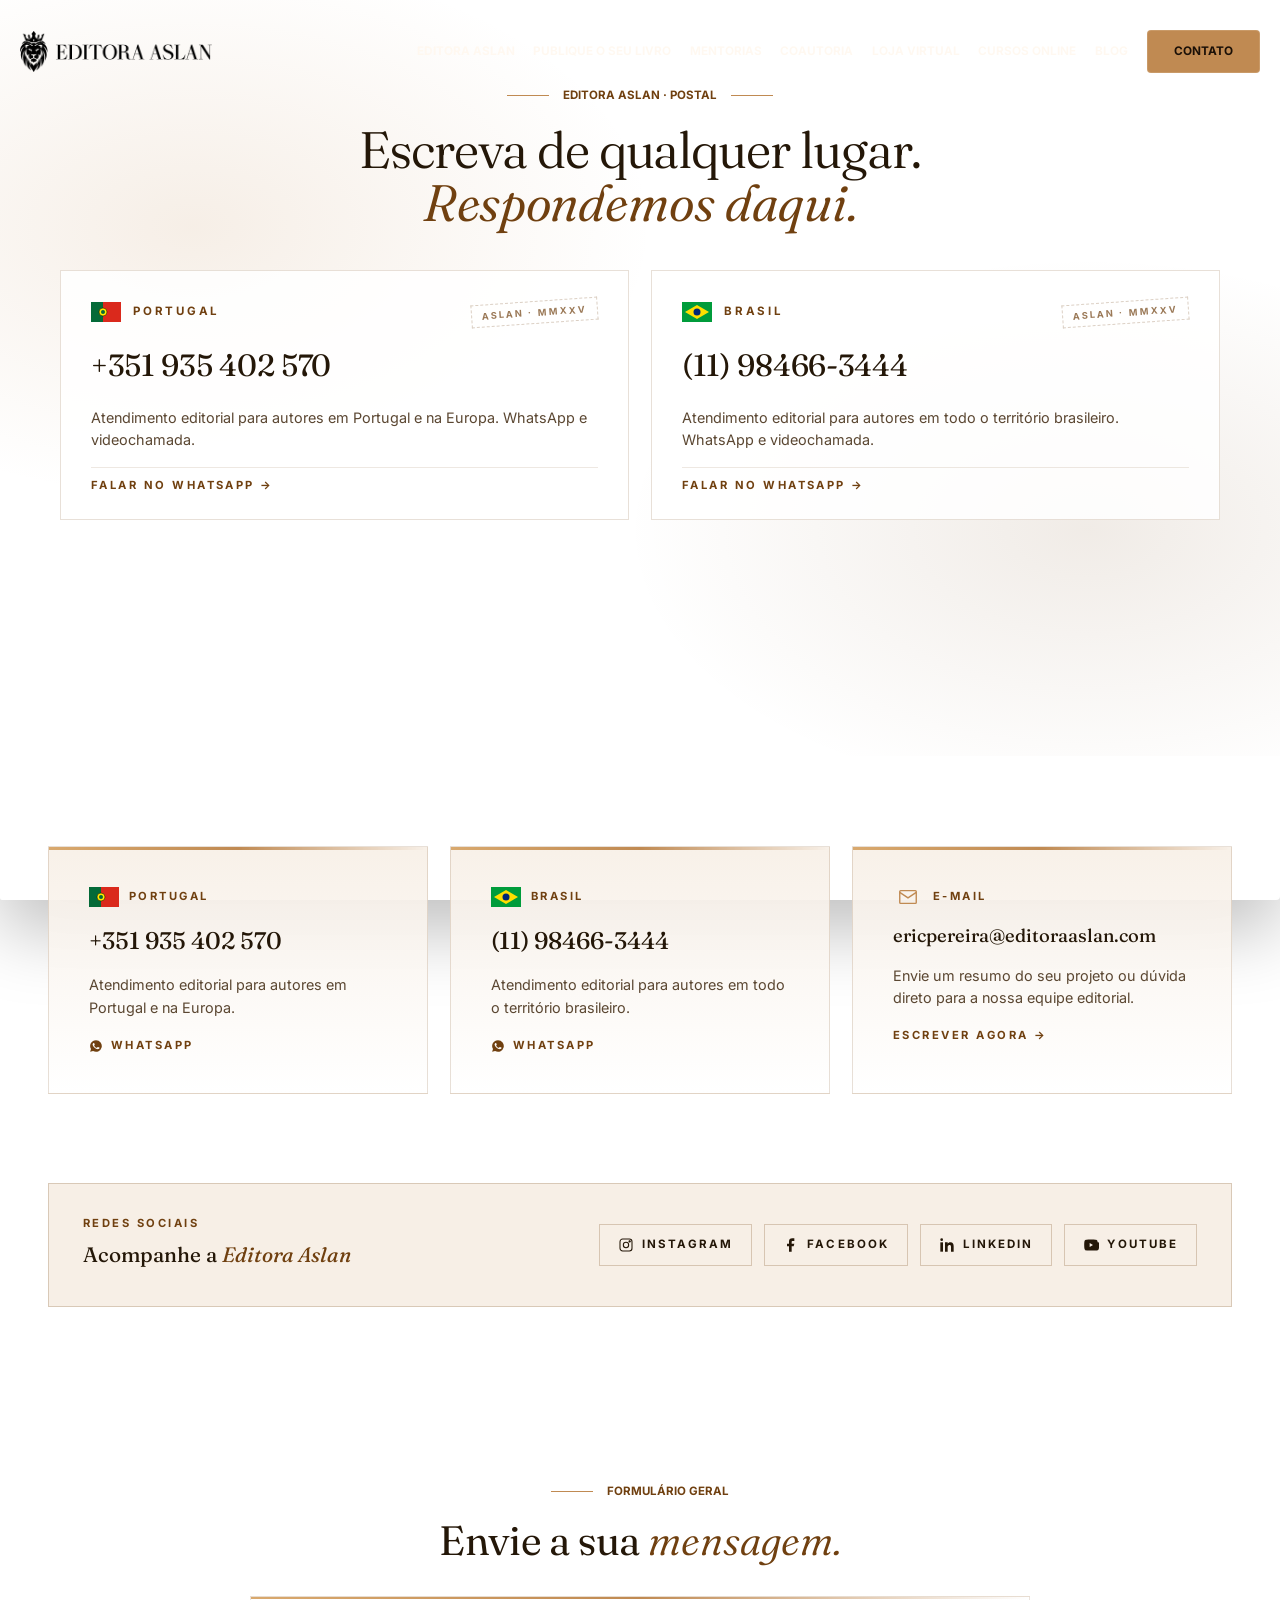
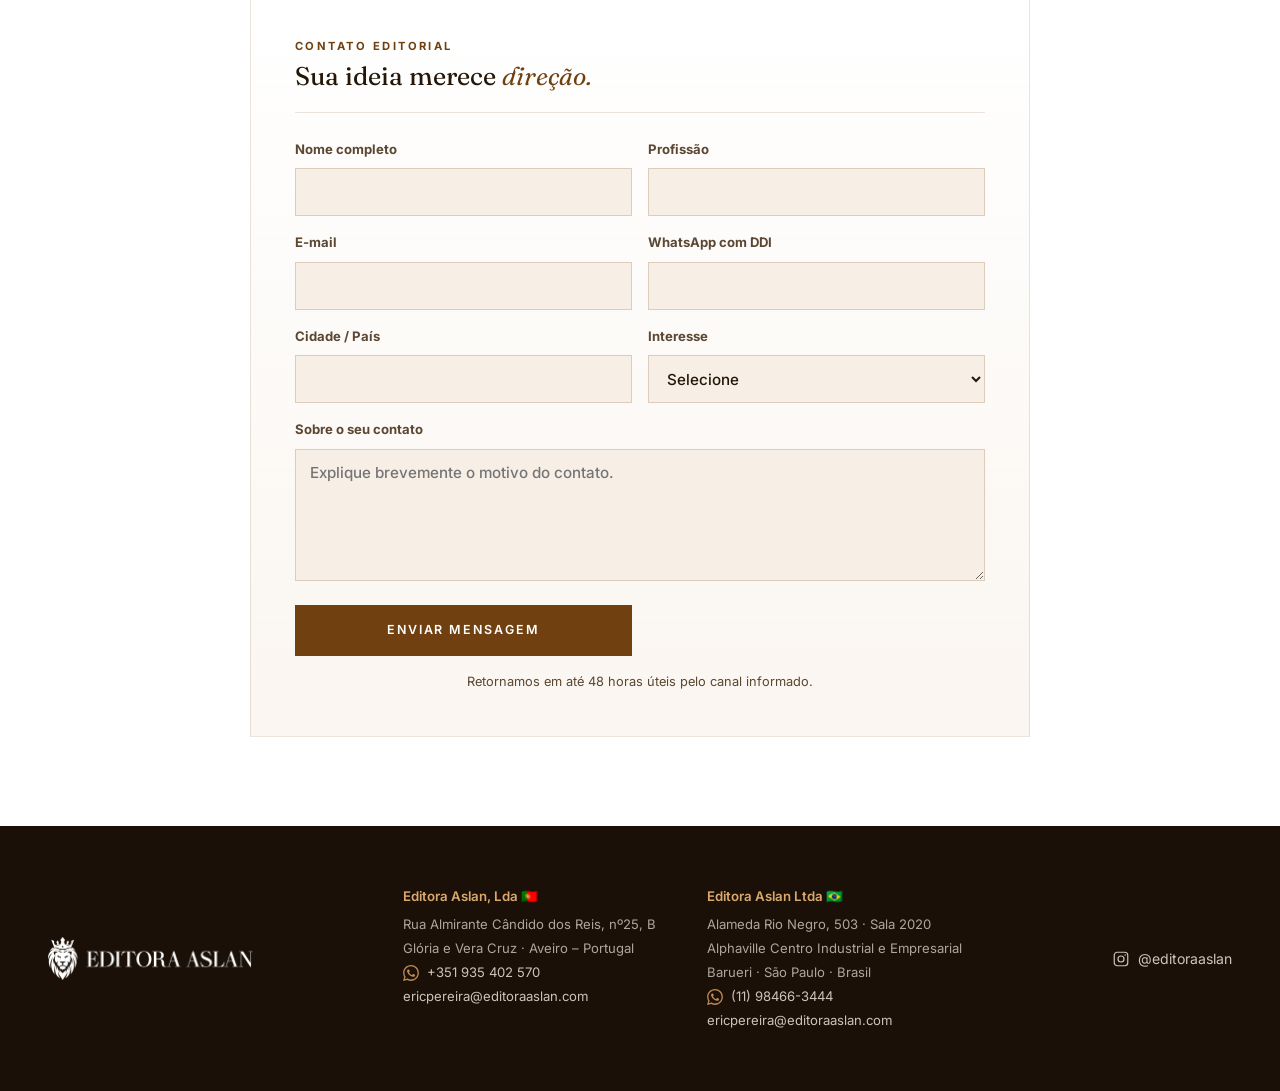
<file: contato.html>
<!DOCTYPE html>
<html lang="pt-BR">
<head>
  <meta charset="utf-8">
  <meta name="viewport" content="width=device-width, initial-scale=1">
  <title>Contato — Editora Aslan</title>
  <meta name="description" content="Fale com a Editora Aslan por WhatsApp, e-mail ou formulário. Atendimento no Brasil e em Portugal.">
  <link rel="canonical" href="https://www.editoraaslan.com/contato">
  <link rel="icon" href="./uploads/logo.png">
  <link rel="preconnect" href="https://fonts.googleapis.com">
  <link rel="preconnect" href="https://fonts.gstatic.com" crossorigin>
  <link href="https://fonts.googleapis.com/css2?family=Fraunces:ital,opsz,wght@0,9..144,300..700;1,9..144,300..700&family=Inter:wght@400;500;600;700&display=swap" rel="stylesheet">
  <link rel="stylesheet" href="./styles.css">
  <link rel="stylesheet" href="./assets/pages.css">
</head>
<body class="page">

  <header class="site-header">
    <div class="site-header__inner">
      <a class="brand" href="./index.html">
        <img class="brand__logo" src="./uploads/logos/ASLAN_Logo_V2_K.png" alt="Editora Aslan" width="220" height="55">
      </a>
      <nav class="nav" id="nav" aria-label="Navegação principal">
        <a class="nav__item" href="./index.html">Editora Aslan</a>
        <a class="nav__item" href="./publique-o-seu-livro.html">Publique o seu livro</a>
        <a class="nav__item" href="./mentorias.html">Mentorias</a>
        <a class="nav__item" href="./coautoria.html">Coautoria</a>
        <a class="nav__item" href="./loja.html">Loja Virtual</a>
        <a class="nav__item" href="./cursos.html">Cursos Online</a>
        <a class="nav__item" href="./blog.html">Blog</a>
        <a class="nav__cta nav__item--active" href="./contato.html" aria-current="page">Contato</a>
      </nav>
      <button class="nav-toggle" id="nav-toggle" aria-expanded="false" aria-controls="nav" aria-label="Abrir menu">
        <span class="nav-toggle__bar"></span>
        <span class="nav-toggle__bar"></span>
        <span class="nav-toggle__bar"></span>
      </button>
    </div>
  </header>

  <main>

    <!-- HERO — Postal / dois territórios -->
    <section class="hero-contact">
      <div class="hero-contact__inner">
        <div class="hero-contact__top reveal">
          <p class="hero-contact__eyebrow"><span aria-hidden="true"></span><span>Editora Aslan · Postal</span><span aria-hidden="true"></span></p>
          <h1 class="hero-contact__title">Escreva de qualquer lugar. <em>Respondemos daqui.</em></h1>
        </div>

        <div class="hero-contact__cards">
          <a class="hero-contact__card reveal" href="https://wa.me/351935402570">
            <div class="hero-contact__card-head">
              <span class="hero-contact__card-country">
                <svg width="30" height="20" viewBox="0 0 30 20" aria-hidden="true"><rect width="12" height="20" fill="#046A38"/><rect x="12" width="18" height="20" fill="#DA291C"/><circle cx="12" cy="10" r="4" fill="#FFE900" stroke="#000" stroke-width="0.5"/><circle cx="12" cy="10" r="2" fill="#046A38"/></svg>
                Portugal
              </span>
              <span class="hero-contact__card-stamp">Aslan · MMXXV</span>
            </div>
            <span class="hero-contact__card-phone">+351 935 402 570</span>
            <p class="hero-contact__card-desc">Atendimento editorial para autores em Portugal e na Europa. WhatsApp e videochamada.</p>
            <span class="hero-contact__card-cta">Falar no WhatsApp →</span>
          </a>

          <a class="hero-contact__card reveal reveal--late" href="https://wa.me/5511984663444">
            <div class="hero-contact__card-head">
              <span class="hero-contact__card-country">
                <svg width="30" height="20" viewBox="0 0 30 20" aria-hidden="true"><rect width="30" height="20" fill="#009C3B"/><polygon points="15,3 27,10 15,17 3,10" fill="#FFDF00"/><circle cx="15" cy="10" r="3.5" fill="#002776"/></svg>
                Brasil
              </span>
              <span class="hero-contact__card-stamp">Aslan · MMXXV</span>
            </div>
            <span class="hero-contact__card-phone">(11) 98466-3444</span>
            <p class="hero-contact__card-desc">Atendimento editorial para autores em todo o território brasileiro. WhatsApp e videochamada.</p>
            <span class="hero-contact__card-cta">Falar no WhatsApp →</span>
          </a>
        </div>
      </div>
    </section>

    <!-- CANAIS DE CONTATO COM BANDEIRAS -->
    <section class="page-block">
      <div style="display: grid; grid-template-columns: repeat(auto-fit, minmax(280px, 1fr)); gap: 22px;">

        <!-- Portugal -->
        <a class="info-card reveal" href="https://wa.me/351935402570" style="text-decoration: none; display: flex; flex-direction: column; gap: 14px;">
          <span style="display: flex; align-items: center; gap: 10px;">
            <svg width="30" height="20" viewBox="0 0 30 20" aria-hidden="true">
              <rect width="12" height="20" fill="#046A38"/>
              <rect x="12" width="18" height="20" fill="#DA291C"/>
              <circle cx="12" cy="10" r="4" fill="#FFE900" stroke="#000" stroke-width="0.5"/>
              <circle cx="12" cy="10" r="2" fill="#046A38"/>
            </svg>
            <span class="info-card__label" style="margin: 0;">Portugal</span>
          </span>
          <h3 style="font-family: var(--font-display); font-size: 1.5rem; font-weight: 460; color: var(--ink);">+351 935 402 570</h3>
          <p style="color: var(--ink-muted); font-size: 0.9rem; line-height: 1.55;">Atendimento editorial para autores em Portugal e na Europa.</p>
          <span style="display: inline-flex; align-items: center; gap: 8px; margin-top: 6px; color: var(--bronze); font: 700 0.7rem/1 var(--font-body); letter-spacing: 0.22em; text-transform: uppercase;">
            <svg width="14" height="14" viewBox="0 0 24 24" fill="currentColor" aria-hidden="true"><path d="M12 2a10 10 0 0 0-8.6 15.1L2 22l5-1.3A10 10 0 1 0 12 2Zm5.4 14.1c-.2.6-1.3 1.2-1.8 1.2-.5.1-1 .2-3.4-.7-2.9-1.2-4.7-4.1-4.9-4.3-.1-.2-1.1-1.5-1.1-2.9s.7-2 1-2.3c.2-.3.5-.3.7-.3h.5c.2 0 .4 0 .6.5l.8 2c.1.2.1.4 0 .6l-.4.6-.4.4c-.1.1-.3.3-.1.6.2.3.8 1.3 1.7 2.1 1.2 1.1 2.2 1.4 2.5 1.5.3.1.5.1.7-.1l1-1.2c.2-.3.4-.2.7-.1l2 1c.3.1.5.2.6.3 0 .2 0 .7-.2 1.1Z"/></svg>
            WhatsApp
          </span>
        </a>

        <!-- Brasil -->
        <a class="info-card reveal" href="https://wa.me/5511984663444" style="text-decoration: none; display: flex; flex-direction: column; gap: 14px;">
          <span style="display: flex; align-items: center; gap: 10px;">
            <svg width="30" height="20" viewBox="0 0 30 20" aria-hidden="true">
              <rect width="30" height="20" fill="#009C3B"/>
              <polygon points="15,3 27,10 15,17 3,10" fill="#FFDF00"/>
              <circle cx="15" cy="10" r="3.5" fill="#002776"/>
            </svg>
            <span class="info-card__label" style="margin: 0;">Brasil</span>
          </span>
          <h3 style="font-family: var(--font-display); font-size: 1.5rem; font-weight: 460; color: var(--ink);">(11) 98466-3444</h3>
          <p style="color: var(--ink-muted); font-size: 0.9rem; line-height: 1.55;">Atendimento editorial para autores em todo o território brasileiro.</p>
          <span style="display: inline-flex; align-items: center; gap: 8px; margin-top: 6px; color: var(--bronze); font: 700 0.7rem/1 var(--font-body); letter-spacing: 0.22em; text-transform: uppercase;">
            <svg width="14" height="14" viewBox="0 0 24 24" fill="currentColor" aria-hidden="true"><path d="M12 2a10 10 0 0 0-8.6 15.1L2 22l5-1.3A10 10 0 1 0 12 2Zm5.4 14.1c-.2.6-1.3 1.2-1.8 1.2-.5.1-1 .2-3.4-.7-2.9-1.2-4.7-4.1-4.9-4.3-.1-.2-1.1-1.5-1.1-2.9s.7-2 1-2.3c.2-.3.5-.3.7-.3h.5c.2 0 .4 0 .6.5l.8 2c.1.2.1.4 0 .6l-.4.6-.4.4c-.1.1-.3.3-.1.6.2.3.8 1.3 1.7 2.1 1.2 1.1 2.2 1.4 2.5 1.5.3.1.5.1.7-.1l1-1.2c.2-.3.4-.2.7-.1l2 1c.3.1.5.2.6.3 0 .2 0 .7-.2 1.1Z"/></svg>
            WhatsApp
          </span>
        </a>

        <!-- E-mail -->
        <a class="info-card reveal" href="mailto:ericpereira@editoraaslan.com" style="text-decoration: none; display: flex; flex-direction: column; gap: 14px;">
          <span style="display: flex; align-items: center; gap: 10px;">
            <span style="display: inline-flex; width: 30px; height: 20px; align-items: center; justify-content: center; color: var(--gold);">
              <svg width="22" height="22" viewBox="0 0 24 24" fill="none" stroke="currentColor" stroke-width="1.5" aria-hidden="true"><rect x="3" y="5" width="18" height="14" rx="1"/><path d="M3 7l9 6 9-6"/></svg>
            </span>
            <span class="info-card__label" style="margin: 0;">E-mail</span>
          </span>
          <h3 style="font-family: var(--font-display); font-size: 1.15rem; font-weight: 460; color: var(--ink); word-break: break-word;">ericpereira@editoraaslan.com</h3>
          <p style="color: var(--ink-muted); font-size: 0.9rem; line-height: 1.55;">Envie um resumo do seu projeto ou dúvida direto para a nossa equipe editorial.</p>
          <span style="display: inline-flex; align-items: center; gap: 8px; margin-top: 6px; color: var(--bronze); font: 700 0.7rem/1 var(--font-body); letter-spacing: 0.22em; text-transform: uppercase;">Escrever agora →</span>
        </a>
      </div>
    </section>

    <!-- REDES SOCIAIS -->
    <section class="page-block" style="padding-top: 0;">
      <div class="reveal" style="padding: 34px; background: var(--paper-warm); border: 1px solid var(--line); display: flex; align-items: center; justify-content: space-between; flex-wrap: wrap; gap: 20px;">
        <div>
          <p style="color: var(--bronze); font: 700 0.7rem/1 var(--font-body); letter-spacing: 0.22em; text-transform: uppercase;">Redes sociais</p>
          <h3 style="margin-top: 8px; font-family: var(--font-display); font-size: 1.3rem; font-weight: 460;">Acompanhe a <em style="color: var(--bronze); font-style: italic;">Editora Aslan</em></h3>
        </div>
        <div style="display: flex; gap: 12px; flex-wrap: wrap;">
          <a href="https://instagram.com/editoraaslan" style="display: inline-flex; align-items: center; gap: 8px; padding: 12px 18px; border: 1px solid rgba(112, 64, 16, 0.24); color: var(--ink); font: 700 0.72rem/1 var(--font-body); letter-spacing: 0.18em; text-transform: uppercase; text-decoration: none; transition: border-color 0.25s;">
            <svg width="16" height="16" viewBox="0 0 24 24" fill="none" stroke="currentColor" stroke-width="1.6" aria-hidden="true"><rect x="3" y="3" width="18" height="18" rx="4"/><circle cx="12" cy="12" r="4"/><circle cx="17.5" cy="6.5" r="1" fill="currentColor"/></svg>
            Instagram
          </a>
          <a href="https://facebook.com/editoraaslan" style="display: inline-flex; align-items: center; gap: 8px; padding: 12px 18px; border: 1px solid rgba(112, 64, 16, 0.24); color: var(--ink); font: 700 0.72rem/1 var(--font-body); letter-spacing: 0.18em; text-transform: uppercase; text-decoration: none;">
            <svg width="16" height="16" viewBox="0 0 24 24" fill="currentColor" aria-hidden="true"><path d="M17 2h-3a5 5 0 0 0-5 5v3H6v4h3v8h4v-8h3l1-4h-4V7a1 1 0 0 1 1-1h3z"/></svg>
            Facebook
          </a>
          <a href="https://linkedin.com/company/editora-aslan" style="display: inline-flex; align-items: center; gap: 8px; padding: 12px 18px; border: 1px solid rgba(112, 64, 16, 0.24); color: var(--ink); font: 700 0.72rem/1 var(--font-body); letter-spacing: 0.18em; text-transform: uppercase; text-decoration: none;">
            <svg width="16" height="16" viewBox="0 0 24 24" fill="currentColor" aria-hidden="true"><rect x="2" y="8" width="4" height="14"/><circle cx="4" cy="4" r="2"/><path d="M9 8h4v2c1-1 2-2 4-2 4 0 5 3 5 6v8h-4v-7c0-2-1-3-2-3s-3 1-3 3v7H9z"/></svg>
            LinkedIn
          </a>
          <a href="https://youtube.com/@editoraaslan" style="display: inline-flex; align-items: center; gap: 8px; padding: 12px 18px; border: 1px solid rgba(112, 64, 16, 0.24); color: var(--ink); font: 700 0.72rem/1 var(--font-body); letter-spacing: 0.18em; text-transform: uppercase; text-decoration: none;">
            <svg width="16" height="16" viewBox="0 0 24 24" fill="currentColor" aria-hidden="true"><path d="M22 8s-.2-2-1-3c-.9-1-1.9-1-2.4-1C15 3.7 12 3.7 12 3.7s-3 0-6.6.3C4.9 4 4 4 3 5c-.8 1-1 3-1 3s-.2 2-.2 4 .2 4 .2 4 .2 2 1 3c1 1 2.3 1 2.9 1.1 2 .2 8.1.3 8.1.3s3 0 6.6-.3c.5 0 1.5 0 2.4-1 .8-1 1-3 1-3s.2-2 .2-4-.2-4-.2-4zM10 15V9l5 3z"/></svg>
            YouTube
          </a>
        </div>
      </div>
    </section>

    <!-- FORMULÁRIO GERAL -->
    <section class="page-block">
      <div style="max-width: 780px; margin: 0 auto;">
        <div class="reveal" style="text-align: center; margin-bottom: 34px;">
          <p class="page-block__eyebrow" style="justify-content: center;">
            <span class="page-block__eyebrow-line" aria-hidden="true"></span>
            <span>Formulário geral</span>
          </p>
          <h2 class="page-block__title">Envie a sua <em>mensagem.</em></h2>
        </div>

        <form class="editorial-form reveal reveal--late" method="post" data-mailto-form data-mailto-to="ericpereira@editoraaslan.com" data-mailto-subject="Mensagem pelo site - Editora Aslan">
          <div class="editorial-form__header">
            <p class="editorial-form__eyebrow">Contato editorial</p>
            <h3 class="editorial-form__title">Sua ideia merece <em>direção.</em></h3>
          </div>

          <div class="editorial-form__grid">
            <label class="field"><span>Nome completo</span><input type="text" name="nome" required></label>
            <label class="field"><span>Profissão</span><input type="text" name="profissao"></label>
            <label class="field"><span>E-mail</span><input type="email" name="email" required></label>
            <label class="field"><span>WhatsApp com DDI</span><input type="tel" name="whatsapp" required></label>
            <label class="field"><span>Cidade / País</span><input type="text" name="cidade_pais"></label>
            <label class="field">
              <span>Interesse</span>
              <select name="interesse" required>
                <option value="">Selecione</option>
                <option>Publicar meu livro</option>
                <option>Mentoria Do Zero ao Lançamento</option>
                <option>Mentoria Desbloqueio Criativo</option>
                <option>Projeto de coautoria</option>
                <option>Curso online — lista de espera</option>
                <option>Loja virtual — comprar livro</option>
                <option>Outro</option>
              </select>
            </label>
            <label class="field field--full">
              <span>Sobre o seu contato</span>
              <textarea name="mensagem" rows="5" placeholder="Explique brevemente o motivo do contato." required></textarea>
            </label>
            <button class="editorial-form__submit" type="submit">Enviar mensagem</button>
          </div>

          <p class="editorial-form__note">Retornamos em até 48 horas úteis pelo canal informado.</p>
        </form>
      </div>
    </section>

  </main>

  <footer class="site-footer">
    <div class="site-footer__inner">
      <div class="site-footer__brand">
        <img class="site-footer__logo" src="./uploads/logos/ASLAN_Logo_V2_W.png" alt="Editora Aslan" width="200" height="50">
      </div>
      <div class="site-footer__addresses">
        <address class="site-footer__address">
          <strong class="site-footer__address-title">Editora Aslan, Lda 🇵🇹</strong>
          <span>Rua Almirante Cândido dos Reis, nº25, B</span>
          <span>Glória e Vera Cruz · Aveiro – Portugal</span>
          <a class="site-footer__link site-footer__phone" href="https://wa.me/351935402570">+351 935 402 570</a>
          <a class="site-footer__link" href="mailto:ericpereira@editoraaslan.com">ericpereira@editoraaslan.com</a>
        </address>
        <address class="site-footer__address">
          <strong class="site-footer__address-title">Editora Aslan Ltda 🇧🇷</strong>
          <span>Alameda Rio Negro, 503 · Sala 2020</span>
          <span>Alphaville Centro Industrial e Empresarial</span>
          <span>Barueri · São Paulo · Brasil</span>
          <a class="site-footer__link site-footer__phone" href="https://wa.me/5511984663444">(11) 98466-3444</a>
          <a class="site-footer__link" href="mailto:ericpereira@editoraaslan.com">ericpereira@editoraaslan.com</a>
        </address>
      </div>
      <div class="site-footer__social-col">
        <a class="site-footer__link site-footer__social" href="https://www.instagram.com/editoraaslan/" target="_blank" rel="noopener noreferrer">
          <svg width="18" height="18" viewBox="0 0 24 24" fill="none" stroke="currentColor" stroke-width="1.6" aria-hidden="true"><rect x="3" y="3" width="18" height="18" rx="4"/><circle cx="12" cy="12" r="4"/><circle cx="17.5" cy="6.5" r="1" fill="currentColor" stroke="none"/></svg>
          @editoraaslan
        </a>
      </div>
    </div>
  </footer>

  <script src="./assets/forms.js?v=20260724-3"></script>
  <script src="./assets/site.js"></script>
</body>
</html>
</file>
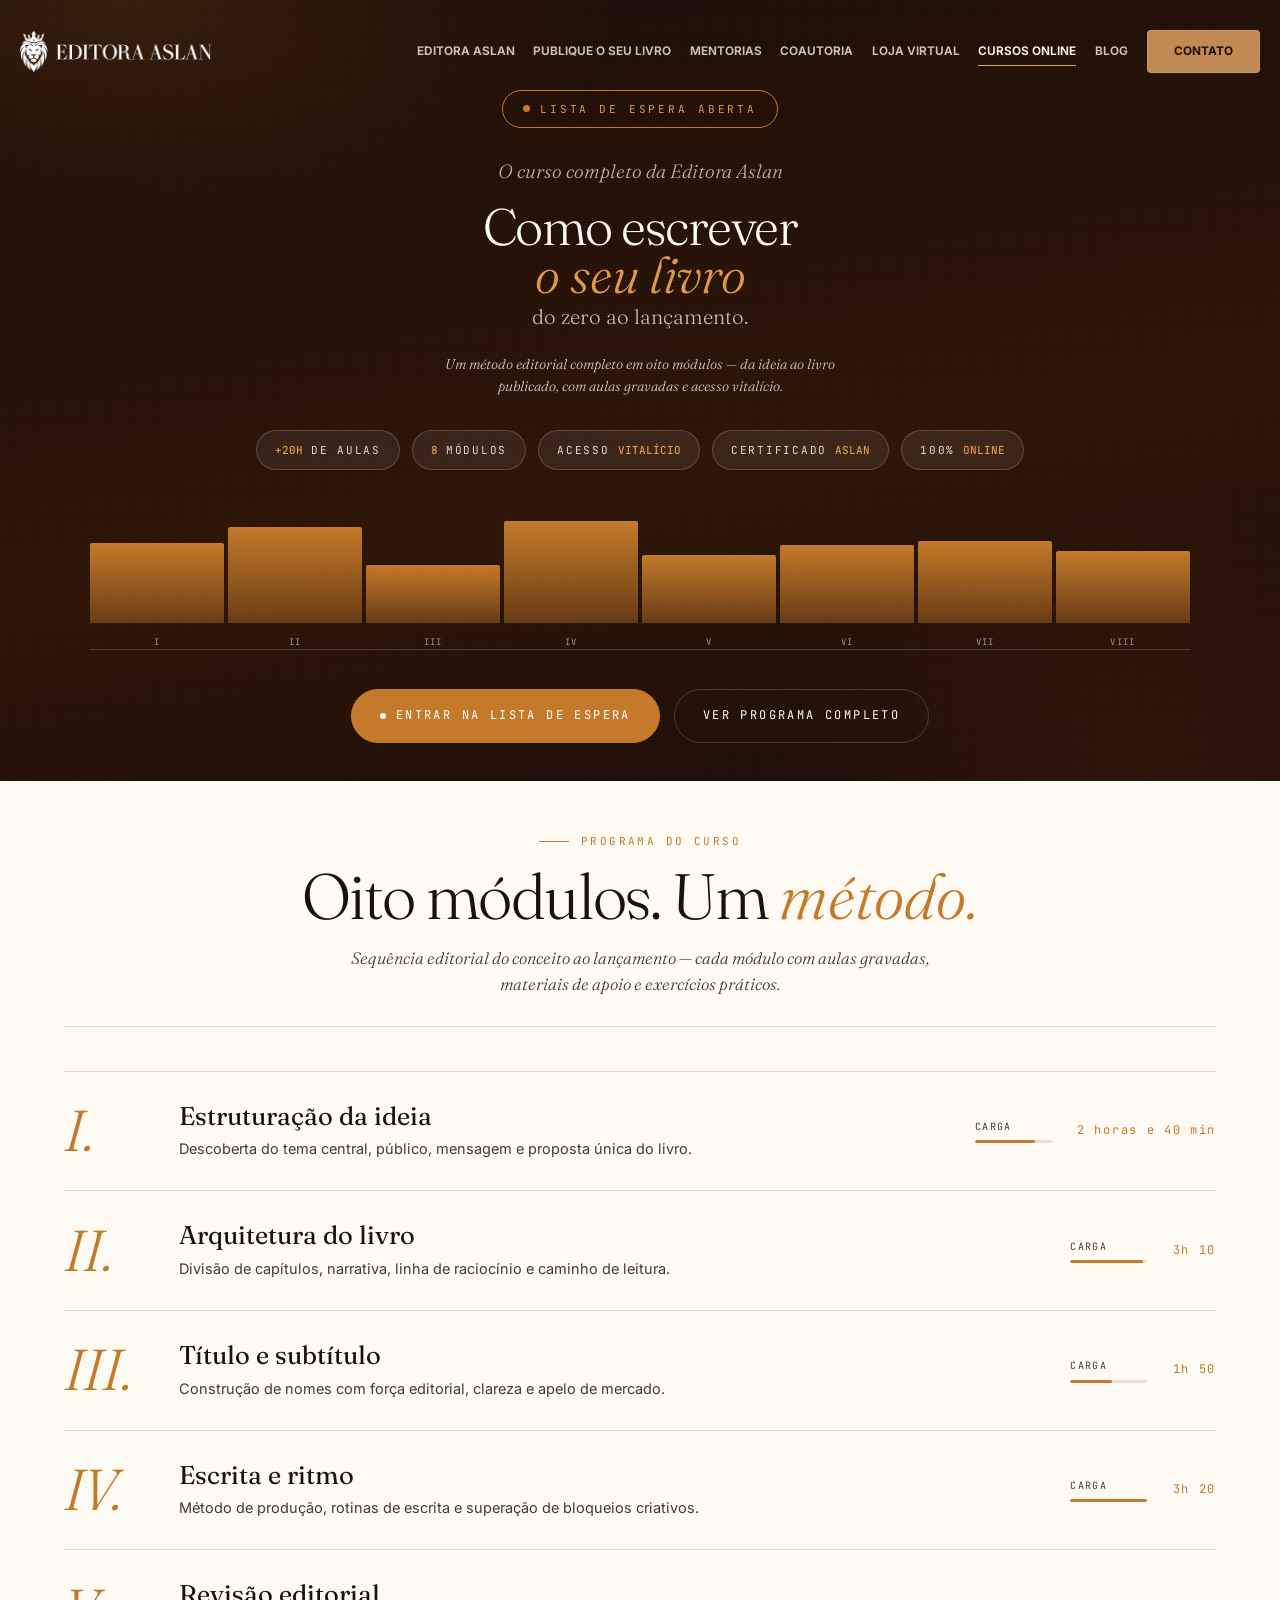
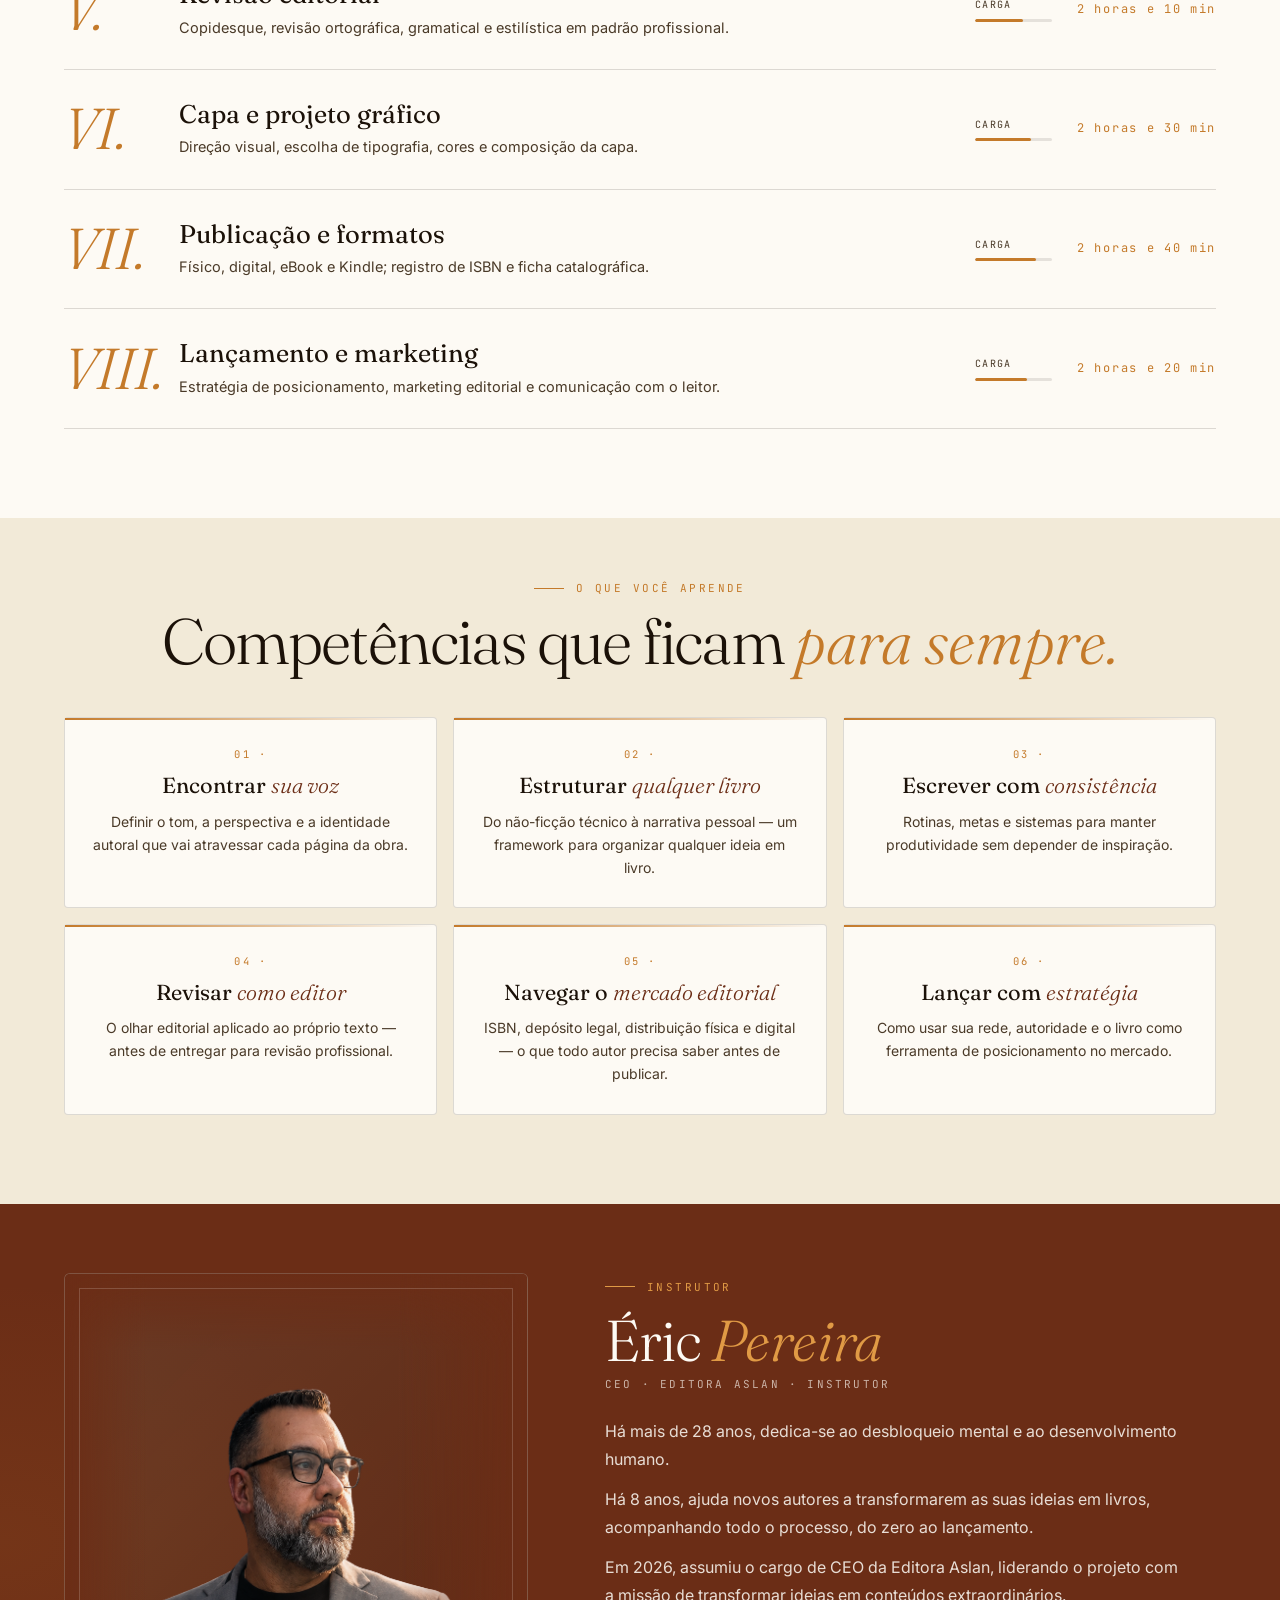
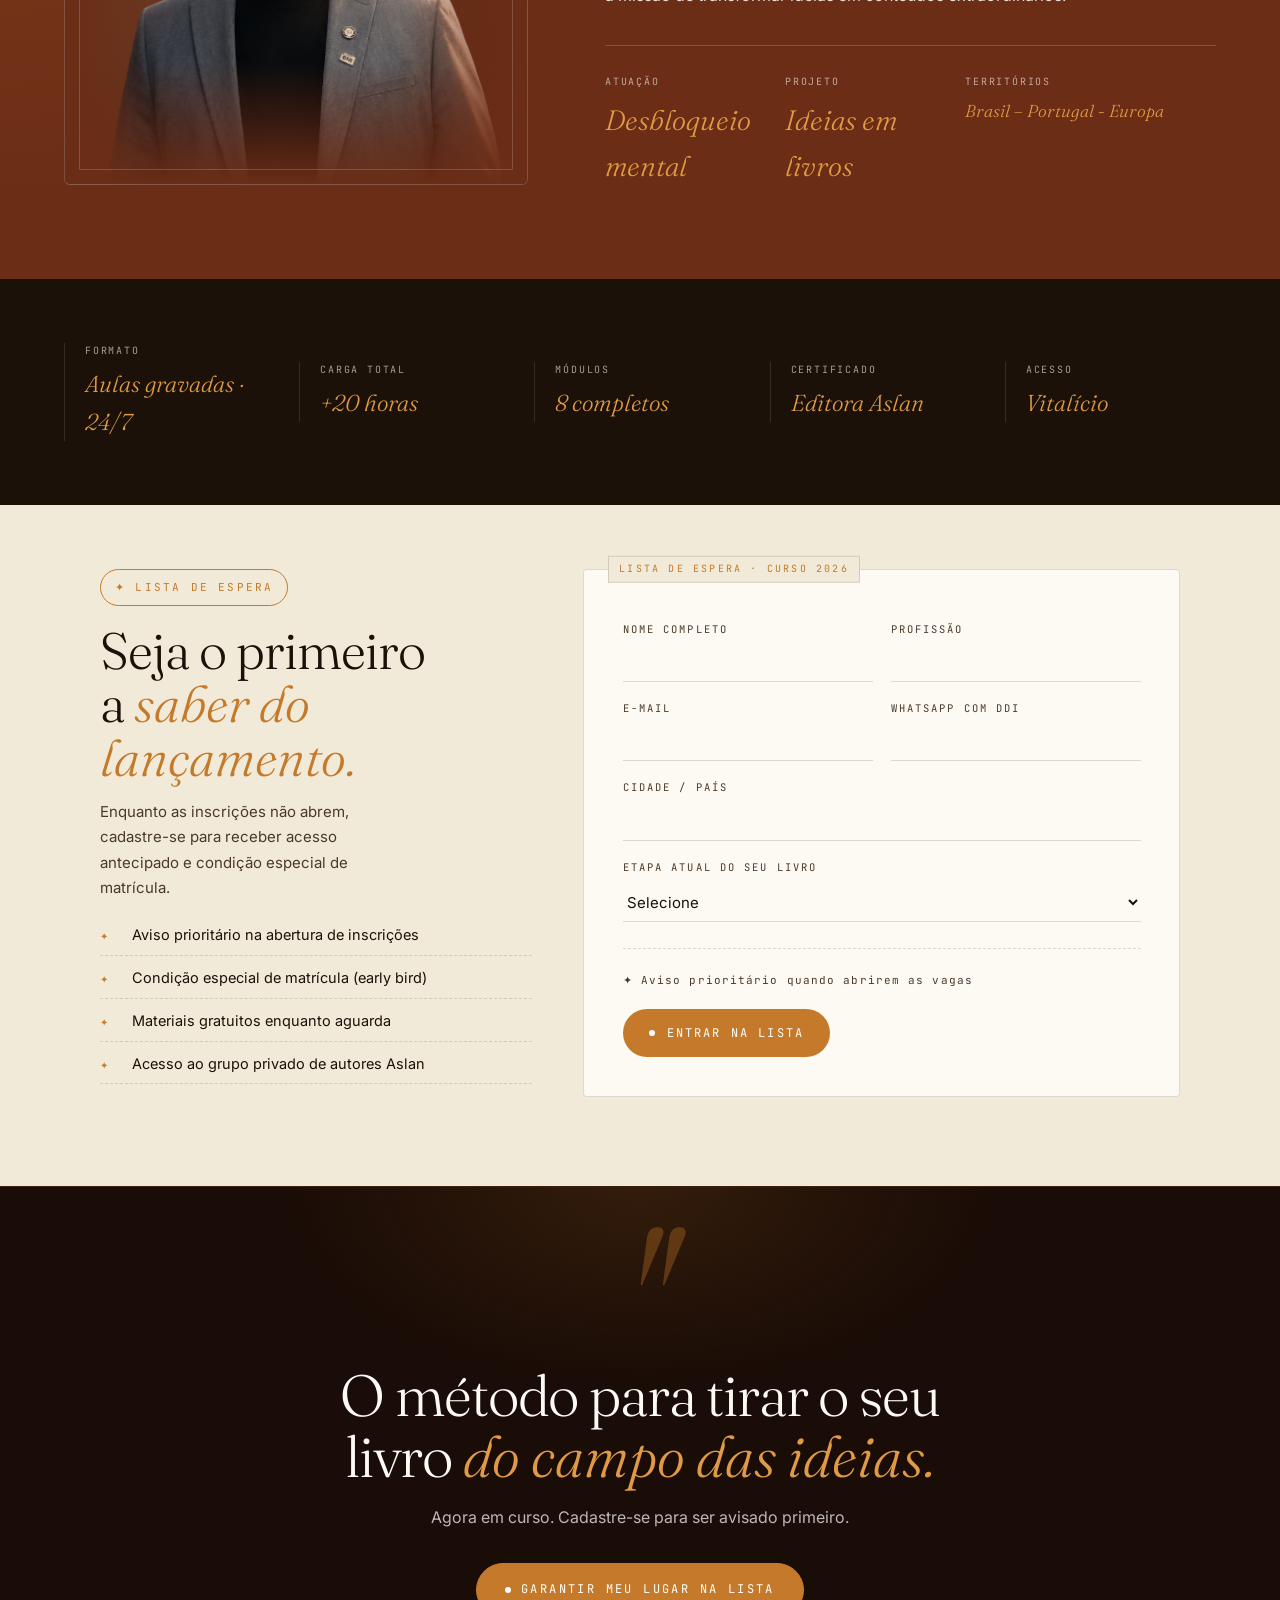
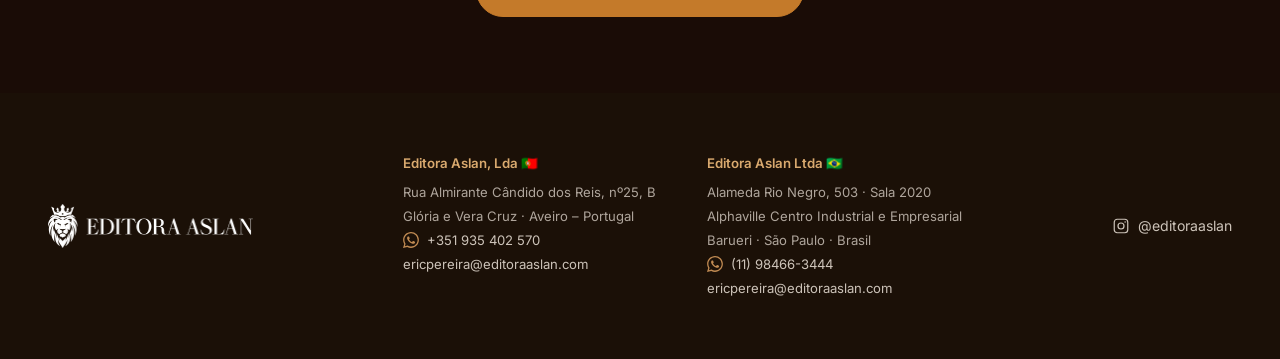
<file: cursos.html>
<!DOCTYPE html>
<html lang="pt-BR">
<head>
  <meta charset="utf-8">
  <meta name="viewport" content="width=device-width, initial-scale=1">
  <title>Cursos Online — Editora Aslan</title>
  <meta name="description" content="Como Escrever o Seu Livro: do zero ao lançamento. Curso completo com mais de 20 horas de aulas gravadas. Lista de espera aberta.">
  <link rel="canonical" href="https://www.editoraaslan.com/cursos">
  <link rel="icon" href="./uploads/logo.png">
  <link rel="preconnect" href="https://fonts.googleapis.com">
  <link rel="preconnect" href="https://fonts.gstatic.com" crossorigin>
  <link href="https://fonts.googleapis.com/css2?family=Fraunces:ital,opsz,wght@0,9..144,300..700;1,9..144,300..700&family=Inter:wght@400;500;600;700&family=JetBrains+Mono:wght@400;500&display=swap" rel="stylesheet">
  <link rel="stylesheet" href="./styles.css">
  <link rel="stylesheet" href="./assets/pages.css">
  <style>
    .cr2-hero__strip { display: none !important; }
    /* Header transparente */
    body.page.cr2 .site-header,
    body.page.cr2 .site-header--scrolled {
      background: transparent !important;
      border-bottom: none !important;
      backdrop-filter: none !important;
      -webkit-backdrop-filter: none !important;
      box-shadow: none !important;
    }

/* =============================================================
       CURSOS ONLINE — Redesign "Masterclass Editorial"
       Terracota + creme + âmbar · aspiracional e quente
       Escopo total via prefixo .cr2-
       ============================================================= */
    :root {
      --cr2-terra: #6B2D16;
      --cr2-terra-2: #8B3A1C;
      --cr2-amber: #C47A2A;
      --cr2-amber-2: #E09A45;
      --cr2-cream: #FDFAF4;
      --cr2-cream-2: #F2EAD8;
      --cr2-ink: #1B1108;
      --cr2-ink-soft: #4A3A28;
      --cr2-line: rgba(27,16,7,.14);
      --cr2-line-inv: rgba(253,250,244,.18);
      --cr2-mono: "JetBrains Mono", ui-monospace, monospace;
    }

    body.page.cr2 { background: var(--cr2-cream); color: var(--cr2-ink); }

    /* ============ HERO — MASTERCLASS ============ */
    .cr2-hero {
      position: relative;
      padding: clamp(70px, 7vw, 90px) clamp(22px, 5vw, 72px) 0;
      background:
        radial-gradient(70% 55% at 10% 0%, rgba(196,122,42,.15), transparent 55%),
        radial-gradient(50% 60% at 90% 100%, rgba(107,45,22,.25), transparent 60%),
        linear-gradient(170deg, #1A0C06 0%, #2E1508 60%, #1A0C06 100%);
      overflow: hidden;
    }
    .cr2-hero::before {
      content: "";
      position: absolute; inset: 0;
      background-image:
        radial-gradient(rgba(253,250,244,.04) 1px, transparent 1px);
      background-size: 3px 3px;
      pointer-events: none;
    }

    .cr2-hero__strip {
      position: relative; z-index: 2;
      display: flex; justify-content: space-between; align-items: center;
      gap: 20px; flex-wrap: wrap;
      font-family: var(--cr2-mono); font-size: 11px; letter-spacing: .22em;
      text-transform: uppercase; color: rgba(253,250,244,.55);
      padding-bottom: 18px; margin-bottom: clamp(34px, 4vw, 54px);
      border-bottom: 1px solid var(--cr2-line-inv);
    }
    .cr2-hero__strip b { color: var(--cr2-amber-2); font-weight: 500; }

    /* Center stage */
    .cr2-hero__stage {
      position: relative; z-index: 2;
      text-align: center;
      max-width: 1100px; margin: 0 auto;
    }
    .cr2-hero__badge {
      display: inline-flex; align-items: center; gap: 10px;
      padding: 9px 20px;
      border: 1px solid var(--cr2-amber);
      color: var(--cr2-amber-2);
      font-family: var(--cr2-mono); font-size: 11px; letter-spacing: .26em;
      text-transform: uppercase; border-radius: 999px;
      margin-bottom: 28px;
    }
    .cr2-hero__badge-dot {
      width: 7px; height: 7px; border-radius: 50%;
      background: var(--cr2-amber);
      animation: cr2-pulse 2s ease-in-out infinite;
    }
    @keyframes cr2-pulse {
      0%, 100% { opacity: 1; transform: scale(1); }
      50% { opacity: .5; transform: scale(.8); }
    }
    .cr2-hero__kicker {
      font-family: var(--font-display); font-style: italic; font-weight: 300;
      font-size: clamp(16px, 1.5vw, 20px); color: rgba(253,250,244,.7);
      margin: 0 0 16px;
    }
    .cr2-hero__title {
      font-family: var(--font-display); font-weight: 300;
      font-size: clamp(32px, 4vw, 56px); line-height: .92;
      letter-spacing: -.03em; margin: 0; color: var(--cr2-cream);
    }
    .cr2-hero__title em {
      font-style: italic; color: var(--cr2-amber-2);
      display: block;
    }
    .cr2-hero__title-sub {
      display: block;
      font-size: clamp(16px, 1.6vw, 22px);
      color: rgba(253,250,244,.75);
      margin-top: 10px;
    }
    .cr2-hero__lead {
      font-family: var(--font-display); font-style: italic; font-weight: 300;
      font-size: clamp(14px, 1.1vw, 17px); line-height: 1.55;
      color: rgba(253,250,244,.82); max-width: 50ch;
      margin: 28px auto 0;
    }

    /* Specs pill row */
    .cr2-hero__specs {
      display: flex; justify-content: center; flex-wrap: wrap; gap: 12px;
      margin: 32px auto 0;
    }
    .cr2-hero__spec {
      display: inline-flex; align-items: center; gap: 8px;
      padding: 10px 18px; border-radius: 999px;
      background: rgba(253,250,244,.07);
      border: 1px solid var(--cr2-line-inv);
      font-family: var(--cr2-mono); font-size: 11px; letter-spacing: .16em;
      text-transform: uppercase; color: rgba(253,250,244,.85);
    }
    .cr2-hero__spec b { color: var(--cr2-amber-2); font-weight: 500; }

    /* Progress reel */
    .cr2-reel {
      position: relative; z-index: 2;
      margin: clamp(34px, 4vw, 54px) auto 0;
      max-width: 1100px;
      display: flex; gap: 4px; align-items: flex-end;
    }
    .cr2-reel__bar {
      flex: 1; border-radius: 2px 2px 0 0;
      background: linear-gradient(180deg, var(--cr2-amber) 0%, rgba(196,122,42,.4) 100%);
      position: relative; min-height: 30px;
      transition: opacity .3s;
    }
    .cr2-reel__bar--i   { height: 80px; }
    .cr2-reel__bar--ii  { height: 96px; }
    .cr2-reel__bar--iii { height: 58px; }
    .cr2-reel__bar--iv  { height: 102px; }
    .cr2-reel__bar--v   { height: 68px; }
    .cr2-reel__bar--vi  { height: 78px; }
    .cr2-reel__bar--vii { height: 82px; }
    .cr2-reel__bar--viii{ height: 72px; }
    .cr2-reel__label {
      position: absolute; bottom: -26px; left: 0; right: 0;
      font-family: var(--cr2-mono); font-size: 9px; letter-spacing: .14em;
      text-transform: uppercase; color: rgba(253,250,244,.55);
      text-align: center;
    }
    .cr2-reel__base {
      height: 1px; background: var(--cr2-line-inv);
      margin: 26px auto 0; max-width: 1100px;
      position: relative; z-index: 2;
    }

    /* CTA hero */
    .cr2-hero__cta {
      position: relative; z-index: 2;
      display: flex; justify-content: center; gap: 14px; flex-wrap: wrap;
      padding: clamp(28px, 3vw, 44px) 0;
    }
    .cr2-btn {
      display: inline-flex; align-items: center; gap: 10px;
      padding: 16px 28px; border-radius: 999px;
      font-family: var(--cr2-mono); font-size: 12px; letter-spacing: .2em;
      text-transform: uppercase; text-decoration: none;
      transition: background .3s, transform .3s, color .3s;
    }
    .cr2-btn--amber { background: var(--cr2-amber); color: #fff; border: 1px solid var(--cr2-amber); }
    .cr2-btn--amber:hover { background: var(--cr2-amber-2); border-color: var(--cr2-amber-2); transform: translateY(-2px); }
    .cr2-btn--ghost { background: transparent; color: var(--cr2-cream); border: 1px solid var(--cr2-line-inv); }
    .cr2-btn--ghost:hover { border-color: var(--cr2-amber); color: var(--cr2-amber-2); transform: translateY(-2px); }
    .cr2-btn__dot { width: 6px; height: 6px; border-radius: 50%; background: currentColor; }

    /* ============ MÓDULOS ============ */
    .cr2-modules {
      padding: clamp(34px, 4vw, 56px) clamp(22px, 5vw, 72px) clamp(64px, 7vw, 96px);
      background: var(--cr2-cream);
    }
    .cr2-modules__inner { max-width: 1320px; margin: 0 auto; }

    .cr2-h-eye {
      font-family: var(--cr2-mono); font-size: 11px; letter-spacing: .22em;
      text-transform: uppercase; color: var(--cr2-amber);
      display: inline-flex; align-items: center; gap: 12px;
    }
    .cr2-h-eye::before { content: ""; width: 30px; height: 1px; background: currentColor; }
    .cr2-h-title {
      font-family: var(--font-display); font-weight: 300;
      font-size: clamp(36px, 5vw, 68px); line-height: 1;
      letter-spacing: -.025em; margin: 14px 0 0;
    }
    .cr2-h-title em { font-style: italic; color: var(--cr2-amber); }
    .cr2-h-lead {
      font-family: var(--font-display); font-style: italic; font-weight: 300;
      font-size: clamp(16px, 1.3vw, 19px); line-height: 1.55;
      margin: 20px 0 0; max-width: 58ch; opacity: .85;
    }

    .cr2-modules__head {
      display: flex;
      flex-direction: column;
      align-items: center;
      text-align: center;
      gap: 18px;
      padding-bottom: 28px; margin-bottom: clamp(28px, 4vw, 44px);
      border-bottom: 1px solid var(--cr2-line);
    }
    .cr2-modules__head > div { display: flex; flex-direction: column; align-items: center; }
    .cr2-modules__head .cr2-h-lead { max-width: 60ch; margin: 0 auto; }

    .cr2-module-list { display: grid; gap: 0; }
    .cr2-mod {
      display: grid;
      grid-template-columns: clamp(60px, 7vw, 90px) 1fr auto auto;
      gap: clamp(16px, 2vw, 32px);
      align-items: center;
      padding: clamp(20px, 2.5vw, 30px) 0;
      border-top: 1px solid var(--cr2-line);
      transition: background .25s;
      cursor: default;
    }
    .cr2-mod:last-child { border-bottom: 1px solid var(--cr2-line); }
    .cr2-mod:hover { background: rgba(196,122,42,.04); }
    .cr2-mod__num {
      font-family: var(--font-display); font-style: italic; font-weight: 300;
      font-size: clamp(40px, 4.5vw, 60px); line-height: .9;
      color: var(--cr2-amber); letter-spacing: -.02em;
    }
    .cr2-mod__body {}
    .cr2-mod__title {
      font-family: var(--font-display); font-weight: 400;
      font-size: clamp(20px, 2vw, 27px); line-height: 1.15;
      margin: 0 0 6px; color: var(--cr2-ink);
    }
    .cr2-mod__desc {
      font-size: 14.5px; line-height: 1.6; color: var(--cr2-ink-soft);
      margin: 0;
    }
    .cr2-mod__bar-wrap {
      width: clamp(60px, 6vw, 90px);
    }
    .cr2-mod__bar-label {
      font-family: var(--cr2-mono); font-size: 10px; letter-spacing: .14em;
      text-transform: uppercase; color: var(--cr2-ink-soft);
      margin-bottom: 5px;
    }
    .cr2-mod__bar-track {
      height: 3px; background: rgba(27,16,7,.1); border-radius: 2px;
      overflow: hidden;
    }
    .cr2-mod__bar-fill {
      height: 100%; background: var(--cr2-amber); border-radius: 2px;
    }
    .cr2-mod__dur {
      font-family: var(--cr2-mono); font-size: 12px; letter-spacing: .14em;
      color: var(--cr2-amber); white-space: nowrap;
      text-align: right;
    }
    @media (max-width: 720px) {
      .cr2-mod {
        grid-template-columns: 44px 1fr;
        align-items: start;
        gap: 10px 16px;
      }
      .cr2-mod__body { min-width: 0; }
      .cr2-mod__bar-wrap { display: none; }
      .cr2-mod__dur {
        grid-column: 2;
        justify-self: start;
        text-align: left;
        white-space: normal;
        line-height: 1.35;
        font-size: 11px;
      }
    }

    /* ============ O QUE VOCÊ APRENDE ============ */
    .cr2-learn {
      padding: clamp(34px, 4vw, 56px) clamp(22px, 5vw, 72px) clamp(64px, 7vw, 96px);
      background: var(--cr2-cream-2);
    }
    .cr2-learn__inner { max-width: 1320px; margin: 0 auto; }
    .cr2-learn__grid {
      display: grid;
      grid-template-columns: repeat(3, 1fr);
      gap: 16px;
      margin-top: clamp(28px, 4vw, 44px);
    }
    @media (max-width: 900px) { .cr2-learn__grid { grid-template-columns: repeat(2, 1fr); } }
    @media (max-width: 600px) { .cr2-learn__grid { grid-template-columns: 1fr; } }
    .cr2-learn__item {
      padding: 28px 24px;
      background: var(--cr2-cream);
      border: 1px solid var(--cr2-line);
      border-radius: 4px;
      position: relative;
      transition: transform .3s var(--ease-out);
    }
    .cr2-learn__item:hover { transform: translateY(-3px); }
    .cr2-learn__item::before {
      content: ""; position: absolute;
      top: 0; left: 0; right: 0; height: 2px;
      background: linear-gradient(90deg, var(--cr2-amber), transparent);
    }
    .cr2-learn__n {
      font-family: var(--cr2-mono); font-size: 10.5px; letter-spacing: .2em;
      text-transform: uppercase; color: var(--cr2-amber);
      margin-bottom: 10px;
    }
    .cr2-learn__t {
      font-family: var(--font-display); font-weight: 400;
      font-size: clamp(18px, 1.7vw, 22px); line-height: 1.2;
      margin: 0 0 10px; color: var(--cr2-ink);
    }
    .cr2-learn__t em { font-style: italic; color: var(--cr2-terra); font-weight: 300; }
    .cr2-learn__d {
      font-size: 14px; line-height: 1.65; margin: 0;
      color: var(--cr2-ink-soft);
    }

    /* ============ PROFESSOR ============ */
    .cr2-prof {
      padding: clamp(44px, 5vw, 72px) clamp(22px, 5vw, 72px) clamp(64px, 7vw, 96px);
      background:
        radial-gradient(60% 70% at 0% 50%, rgba(196,122,42,.10), transparent 55%),
        var(--cr2-terra);
      color: var(--cr2-cream);
    }
    .cr2-prof__inner {
      max-width: 1180px; margin: 0 auto;
      display: grid; grid-template-columns: minmax(360px, .95fr) minmax(0, 1.25fr);
      gap: clamp(42px, 6vw, 100px);
      align-items: center;
    }
    @media (max-width: 820px) { .cr2-prof__inner { grid-template-columns: 1fr; } }

    .cr2-prof__avatar {
      width: min(100%, 520px);
      height: clamp(400px, 40vw, 560px);
      position: relative;
      overflow: hidden;
      background: transparent;
      border: 0;
      box-shadow: none;
      margin-block: -30px;
    }
    .cr2-prof__avatar::after {
      content: "";
      position: absolute;
      inset: -1px;
      background:
        linear-gradient(90deg, var(--cr2-terra) 0%, rgba(127, 51, 26, 0) 18%, rgba(127, 51, 26, 0) 72%, var(--cr2-terra) 100%),
        linear-gradient(180deg, var(--cr2-terra) 0%, rgba(127, 51, 26, 0) 15%, rgba(127, 51, 26, 0) 76%, var(--cr2-terra) 100%);
      pointer-events: none;
    }
    .cr2-prof__avatar img {
      width: 100%;
      height: 100%;
      display: block;
      object-fit: cover;
      object-position: center top;
      opacity: .96;
    }
    .cr2-prof__avatar--studio-ready {
      border: 1px solid rgba(253,250,244,.18);
      border-radius: 6px;
      background:
        linear-gradient(135deg, rgba(253,250,244,.08), rgba(253,250,244,0)),
        rgba(42,27,13,.20);
    }
    .cr2-prof__avatar--studio-ready::before {
      content: "";
      position: absolute;
      inset: 14px;
      border: 1px solid rgba(253,250,244,.18);
      z-index: 2;
      pointer-events: none;
    }
    @media (max-width: 820px) {
      .cr2-prof__avatar {
        width: min(100%, 440px);
        height: clamp(360px, 78vw, 480px);
        margin: -12px auto 12px;
      }
    }
    .cr2-prof__avatar-initial {
      font-family: var(--font-display); font-style: italic; font-weight: 300;
      font-size: 120px; line-height: 1; color: var(--cr2-amber);
      opacity: .6;
    }
    .cr2-prof__avatar-label {
      font-family: var(--cr2-mono); font-size: 11px; letter-spacing: .2em;
      text-transform: uppercase; color: rgba(253,250,244,.6);
    }
    .cr2-prof__name {
      font-family: var(--font-display); font-weight: 300;
      font-size: clamp(36px, 4.5vw, 58px); line-height: 1;
      letter-spacing: -.02em; margin: 16px 0 6px;
    }
    .cr2-prof__name em { font-style: italic; color: var(--cr2-amber-2); }
    .cr2-prof__role {
      font-family: var(--cr2-mono); font-size: 11px; letter-spacing: .2em;
      text-transform: uppercase; color: rgba(253,250,244,.65);
      margin-bottom: 24px;
    }
    .cr2-prof__bio {
      font-size: clamp(16px, 1.25vw, 18px); line-height: 1.75;
      color: rgba(253,250,244,.86); max-width: 58ch;
    }
    .cr2-prof__bio p + p { margin-top: 12px; }
    .cr2-prof__bio em { font-style: normal; color: var(--cr2-amber-2); }
    .cr2-prof__creds {
      display: grid; grid-template-columns: .85fr .85fr 1.3fr;
      gap: 16px; margin-top: 36px;
      padding-top: 28px;
      border-top: 1px solid var(--cr2-line-inv);
    }
    .cr2-prof__cred span {
      font-family: var(--cr2-mono); font-size: 10px; letter-spacing: .18em;
      text-transform: uppercase; opacity: .6; display: block; margin-bottom: 6px;
    }
    .cr2-prof__cred b {
      font-family: var(--font-display); font-style: italic; font-weight: 300;
      font-size: clamp(20px, 2.2vw, 28px); color: var(--cr2-amber-2);
    }
    .cr2-prof__cred--territories b {
      display: inline-block;
      white-space: nowrap;
      font-size: clamp(15px, 1.35vw, 20px);
    }

    /* ============ SPECS FAIXA ============ */
    .cr2-specs {
      background: var(--cr2-ink);
      color: var(--cr2-cream);
      padding: clamp(44px, 5vw, 70px) clamp(22px, 5vw, 72px);
    }
    .cr2-specs__inner {
      max-width: 1200px; margin: 0 auto;
      display: grid; grid-template-columns: repeat(5, 1fr);
      gap: 24px; align-items: center;
    }
    @media (max-width: 900px) { .cr2-specs__inner { grid-template-columns: repeat(3, 1fr); } }
    @media (max-width: 600px) { .cr2-specs__inner { grid-template-columns: repeat(2, 1fr); } }
    .cr2-spec {
      border-left: 1px solid rgba(253,250,244,.12);
      padding-left: 20px;
    }
    .cr2-spec span {
      font-family: var(--cr2-mono); font-size: 10px; letter-spacing: .18em;
      text-transform: uppercase; opacity: .6; display: block; margin-bottom: 6px;
    }
    .cr2-spec b {
      font-family: var(--font-display); font-weight: 300;
      font-size: clamp(18px, 1.8vw, 24px); font-style: italic;
      color: var(--cr2-amber-2);
    }

    /* ============ FORM — LISTA DE ESPERA ============ */
    .cr2-form-sec {
      padding: clamp(44px, 5vw, 72px) clamp(22px, 5vw, 72px) clamp(64px, 7vw, 96px);
      background: var(--cr2-cream-2);
    }
    .cr2-form-wrap {
      max-width: 1080px; margin: 0 auto;
      display: grid; grid-template-columns: .42fr .58fr;
      gap: clamp(28px, 4vw, 60px); align-items: start;
    }
    @media (max-width: 900px) { .cr2-form-wrap { grid-template-columns: 1fr; } }
    .cr2-form-intro__stamp {
      display: inline-flex; align-items: center; gap: 8px;
      padding: 8px 14px; border: 1px solid var(--cr2-amber);
      color: var(--cr2-amber); font-family: var(--cr2-mono);
      font-size: 11px; letter-spacing: .2em; text-transform: uppercase;
      border-radius: 999px;
    }
    .cr2-form-intro h2 {
      font-family: var(--font-display); font-weight: 300;
      font-size: clamp(32px, 4vw, 52px); line-height: 1.05;
      letter-spacing: -.02em; margin: 18px 0 14px; color: var(--cr2-ink);
    }
    .cr2-form-intro h2 em { font-style: italic; color: var(--cr2-amber); }
    .cr2-form-intro p {
      font-size: 15px; line-height: 1.7; max-width: 34ch;
      color: var(--cr2-ink-soft);
    }
    .cr2-form-intro__perks {
      list-style: none; padding: 0; margin: 22px 0 0;
      display: grid; gap: 10px;
    }
    .cr2-form-intro__perks li {
      display: grid; grid-template-columns: 22px 1fr;
      gap: 10px; align-items: baseline;
      font-size: 14.5px; color: var(--cr2-ink);
      padding-bottom: 8px;
      border-bottom: 1px dashed var(--cr2-line);
    }
    .cr2-form-intro__perks li::before {
      content: "✦"; color: var(--cr2-amber);
      font-size: 10px;
    }

    .cr2-form {
      background: var(--cr2-cream);
      border: 1px solid var(--cr2-line);
      border-radius: 4px;
      padding: clamp(26px, 3vw, 40px);
      position: relative;
    }
    .cr2-form::before {
      content: "LISTA DE ESPERA · CURSO 2026";
      position: absolute; top: -1px; left: 24px;
      transform: translateY(-50%);
      background: var(--cr2-cream-2); padding: 4px 10px;
      font-family: var(--cr2-mono); font-size: 10px; letter-spacing: .22em;
      color: var(--cr2-amber); border: 1px solid var(--cr2-line);
    }
    .cr2-form__grid {
      display: grid; grid-template-columns: 1fr 1fr;
      gap: 18px; margin-top: 12px;
    }
    .cr2-field { display: flex; flex-direction: column; }
    .cr2-field--full { grid-column: 1 / -1; }
    .cr2-field span {
      font-family: var(--cr2-mono); font-size: 10.5px; letter-spacing: .2em;
      text-transform: uppercase; color: var(--cr2-ink-soft);
      margin-bottom: 6px;
    }
    .cr2-field input,
    .cr2-field select,
    .cr2-field textarea {
      background: transparent; border: none;
      border-bottom: 1px solid var(--cr2-line);
      padding: 10px 0 8px;
      font-family: var(--font-body); font-size: 15px;
      color: var(--cr2-ink); outline: none;
      transition: border-color .2s; border-radius: 0;
    }
    .cr2-field input:focus,
    .cr2-field select:focus,
    .cr2-field textarea:focus { border-bottom-color: var(--cr2-amber); }
    .cr2-form__foot {
      display: flex; justify-content: space-between; align-items: center;
      gap: 20px; margin-top: 26px; padding-top: 22px;
      border-top: 1px dashed var(--cr2-line);
      flex-wrap: wrap;
    }
    .cr2-form__note {
      font-family: var(--cr2-mono); font-size: 11px; letter-spacing: .1em;
      color: var(--cr2-ink-soft);
    }
    .cr2-form__submit {
      appearance: none; cursor: pointer;
      display: inline-flex; align-items: center; gap: 12px;
      padding: 16px 26px; background: var(--cr2-amber); color: #fff;
      border: none; border-radius: 999px;
      font-family: var(--cr2-mono); font-size: 12px; letter-spacing: .18em;
      text-transform: uppercase;
      transition: background .3s, transform .3s;
    }
    .cr2-form__submit:hover { background: var(--cr2-terra); transform: translateY(-2px); }
    @media (max-width: 620px) { .cr2-form__grid { grid-template-columns: 1fr; } }

    /* ============ CLOSING ============ */
    .cr2-close {
      padding: clamp(52px, 6vw, 84px) clamp(22px, 5vw, 72px);
      background:
        radial-gradient(50% 70% at 50% 0%, rgba(196,122,42,.15), transparent 55%),
        #1A0C06;
      color: var(--cr2-cream); text-align: center;
      border-top: 1px solid rgba(196,122,42,.2);
    }
    .cr2-close__mark {
      font-family: var(--font-display); font-style: italic;
      font-size: clamp(100px, 14vw, 180px); line-height: .45;
      color: var(--cr2-amber); opacity: .35;
    }
    .cr2-close h2 {
      font-family: var(--font-display); font-weight: 300;
      font-size: clamp(32px, 5vw, 58px); line-height: 1.05;
      letter-spacing: -.02em; margin: 20px auto 18px; max-width: 24ch;
    }
    .cr2-close h2 em { font-style: italic; color: var(--cr2-amber-2); }
    .cr2-close p {
      color: rgba(253,250,244,.72); font-size: 16px; line-height: 1.65;
      max-width: 46ch; margin: 0 auto 32px;
    }
  </style>
</head>
<body class="page cr2">

  <header class="site-header">
    <div class="site-header__inner">
      <a class="brand" href="./index.html">
        <img class="brand__logo" src="./uploads/logos/ASLAN_Logo_V2_W.png" alt="Editora Aslan" width="220" height="55">
      </a>
      <nav class="nav" id="nav" aria-label="Navegação principal">
        <a class="nav__item" href="./index.html">Editora Aslan</a>
        <a class="nav__item" href="./publique-o-seu-livro.html">Publique o seu livro</a>
        <a class="nav__item" href="./mentorias.html">Mentorias</a>
        <a class="nav__item" href="./coautoria.html">Coautoria</a>
        <a class="nav__item" href="./loja.html">Loja Virtual</a>
        <a class="nav__item nav__item--active" href="./cursos.html" aria-current="page">Cursos Online</a>
        <a class="nav__item" href="./blog.html">Blog</a>
        <a class="nav__cta" href="./contato.html">Contato</a>
      </nav>
      <button class="nav-toggle" id="nav-toggle" aria-expanded="false" aria-controls="nav" aria-label="Abrir menu">
        <span class="nav-toggle__bar"></span>
        <span class="nav-toggle__bar"></span>
        <span class="nav-toggle__bar"></span>
      </button>
    </div>
  </header>

  <main>

    <!-- HERO — MASTERCLASS -->
    <section class="cr2-hero">
      <div class="cr2-hero__strip">
        <span><b>Masterclass Aslan</b> · Método editorial</span>
        <span>+20h · 8 módulos · Gravado</span>
        <span>Brasil · Portugal · Europa</span>
      </div>

      <div class="cr2-hero__stage">
        <div class="cr2-hero__badge">
          <span class="cr2-hero__badge-dot"></span>
          Lista de espera aberta
        </div>
        <p class="cr2-hero__kicker">O curso completo da Editora Aslan</p>
        <h1 class="cr2-hero__title">
          Como escrever
          <em>o seu livro</em>
          <span class="cr2-hero__title-sub">do zero ao lançamento.</span>
        </h1>
        <p class="cr2-hero__lead">Um método editorial completo em oito módulos — da ideia ao livro publicado, com aulas gravadas e acesso vitalício.</p>

        <div class="cr2-hero__specs">
          <span class="cr2-hero__spec"><b>+20h</b> de aulas</span>
          <span class="cr2-hero__spec"><b>8</b> módulos</span>
          <span class="cr2-hero__spec">Acesso <b>vitalício</b></span>
          <span class="cr2-hero__spec">Certificado <b>Aslan</b></span>
          <span class="cr2-hero__spec">100% <b>online</b></span>
        </div>
      </div>

      <!-- Progress reel — módulos como barras -->
      <div class="cr2-reel" aria-hidden="true">
        <div class="cr2-reel__bar cr2-reel__bar--i"><span class="cr2-reel__label">I</span></div>
        <div class="cr2-reel__bar cr2-reel__bar--ii"><span class="cr2-reel__label">II</span></div>
        <div class="cr2-reel__bar cr2-reel__bar--iii"><span class="cr2-reel__label">III</span></div>
        <div class="cr2-reel__bar cr2-reel__bar--iv"><span class="cr2-reel__label">IV</span></div>
        <div class="cr2-reel__bar cr2-reel__bar--v"><span class="cr2-reel__label">V</span></div>
        <div class="cr2-reel__bar cr2-reel__bar--vi"><span class="cr2-reel__label">VI</span></div>
        <div class="cr2-reel__bar cr2-reel__bar--vii"><span class="cr2-reel__label">VII</span></div>
        <div class="cr2-reel__bar cr2-reel__bar--viii"><span class="cr2-reel__label">VIII</span></div>
      </div>
      <div class="cr2-reel__base"></div>

      <div class="cr2-hero__cta">
        <a class="cr2-btn cr2-btn--amber" href="#lista-espera">
          <span class="cr2-btn__dot"></span>
          Entrar na lista de espera
        </a>
        <a class="cr2-btn cr2-btn--ghost" href="#modulos">Ver programa completo</a>
      </div>
    </section>

    <!-- MÓDULOS -->
    <section class="cr2-modules" id="modulos">
      <div class="cr2-modules__inner">
        <div class="cr2-modules__head">
          <div>
            <span class="cr2-h-eye">Programa do curso</span>
            <h2 class="cr2-h-title">Oito módulos. Um <em>método.</em></h2>
          </div>
          <p class="cr2-h-lead">Sequência editorial do conceito ao lançamento — cada módulo com aulas gravadas, materiais de apoio e exercícios práticos.</p>
        </div>

        <div class="cr2-module-list">
          <div class="cr2-mod">
            <span class="cr2-mod__num">I.</span>
            <div class="cr2-mod__body">
              <h3 class="cr2-mod__title">Estruturação da ideia</h3>
              <p class="cr2-mod__desc">Descoberta do tema central, público, mensagem e proposta única do livro.</p>
            </div>
            <div class="cr2-mod__bar-wrap">
              <p class="cr2-mod__bar-label">Carga</p>
              <div class="cr2-mod__bar-track"><div class="cr2-mod__bar-fill" style="width:78%"></div></div>
            </div>
            <span class="cr2-mod__dur">2 horas e 40 min</span>
          </div>
          <div class="cr2-mod">
            <span class="cr2-mod__num">II.</span>
            <div class="cr2-mod__body">
              <h3 class="cr2-mod__title">Arquitetura do livro</h3>
              <p class="cr2-mod__desc">Divisão de capítulos, narrativa, linha de raciocínio e caminho de leitura.</p>
            </div>
            <div class="cr2-mod__bar-wrap">
              <p class="cr2-mod__bar-label">Carga</p>
              <div class="cr2-mod__bar-track"><div class="cr2-mod__bar-fill" style="width:95%"></div></div>
            </div>
            <span class="cr2-mod__dur">3h 10</span>
          </div>
          <div class="cr2-mod">
            <span class="cr2-mod__num">III.</span>
            <div class="cr2-mod__body">
              <h3 class="cr2-mod__title">Título e subtítulo</h3>
              <p class="cr2-mod__desc">Construção de nomes com força editorial, clareza e apelo de mercado.</p>
            </div>
            <div class="cr2-mod__bar-wrap">
              <p class="cr2-mod__bar-label">Carga</p>
              <div class="cr2-mod__bar-track"><div class="cr2-mod__bar-fill" style="width:54%"></div></div>
            </div>
            <span class="cr2-mod__dur">1h 50</span>
          </div>
          <div class="cr2-mod">
            <span class="cr2-mod__num">IV.</span>
            <div class="cr2-mod__body">
              <h3 class="cr2-mod__title">Escrita e ritmo</h3>
              <p class="cr2-mod__desc">Método de produção, rotinas de escrita e superação de bloqueios criativos.</p>
            </div>
            <div class="cr2-mod__bar-wrap">
              <p class="cr2-mod__bar-label">Carga</p>
              <div class="cr2-mod__bar-track"><div class="cr2-mod__bar-fill" style="width:100%"></div></div>
            </div>
            <span class="cr2-mod__dur">3h 20</span>
          </div>
          <div class="cr2-mod">
            <span class="cr2-mod__num">V.</span>
            <div class="cr2-mod__body">
              <h3 class="cr2-mod__title">Revisão editorial</h3>
              <p class="cr2-mod__desc">Copidesque, revisão ortográfica, gramatical e estilística em padrão profissional.</p>
            </div>
            <div class="cr2-mod__bar-wrap">
              <p class="cr2-mod__bar-label">Carga</p>
              <div class="cr2-mod__bar-track"><div class="cr2-mod__bar-fill" style="width:63%"></div></div>
            </div>
            <span class="cr2-mod__dur">2 horas e 10 min</span>
          </div>
          <div class="cr2-mod">
            <span class="cr2-mod__num">VI.</span>
            <div class="cr2-mod__body">
              <h3 class="cr2-mod__title">Capa e projeto gráfico</h3>
              <p class="cr2-mod__desc">Direção visual, escolha de tipografia, cores e composição da capa.</p>
            </div>
            <div class="cr2-mod__bar-wrap">
              <p class="cr2-mod__bar-label">Carga</p>
              <div class="cr2-mod__bar-track"><div class="cr2-mod__bar-fill" style="width:73%"></div></div>
            </div>
            <span class="cr2-mod__dur">2 horas e 30 min</span>
          </div>
          <div class="cr2-mod">
            <span class="cr2-mod__num">VII.</span>
            <div class="cr2-mod__body">
              <h3 class="cr2-mod__title">Publicação e formatos</h3>
              <p class="cr2-mod__desc">Físico, digital, eBook e Kindle; registro de ISBN e ficha catalográfica.</p>
            </div>
            <div class="cr2-mod__bar-wrap">
              <p class="cr2-mod__bar-label">Carga</p>
              <div class="cr2-mod__bar-track"><div class="cr2-mod__bar-fill" style="width:80%"></div></div>
            </div>
            <span class="cr2-mod__dur">2 horas e 40 min</span>
          </div>
          <div class="cr2-mod">
            <span class="cr2-mod__num">VIII.</span>
            <div class="cr2-mod__body">
              <h3 class="cr2-mod__title">Lançamento e marketing</h3>
              <p class="cr2-mod__desc">Estratégia de posicionamento, marketing editorial e comunicação com o leitor.</p>
            </div>
            <div class="cr2-mod__bar-wrap">
              <p class="cr2-mod__bar-label">Carga</p>
              <div class="cr2-mod__bar-track"><div class="cr2-mod__bar-fill" style="width:68%"></div></div>
            </div>
            <span class="cr2-mod__dur">2 horas e 20 min</span>
          </div>
        </div>
      </div>
    </section>

    <!-- O QUE VOCÊ APRENDE -->
    <section class="cr2-learn">
      <div class="cr2-learn__inner" style="text-align: center;">
        <span class="cr2-h-eye" style="justify-content: center;">O que você aprende</span>
        <h2 class="cr2-h-title" style="margin-top: 12px;">Competências que ficam <em>para sempre.</em></h2>

        <div class="cr2-learn__grid">
          <article class="cr2-learn__item">
            <p class="cr2-learn__n">01 ·</p>
            <h3 class="cr2-learn__t">Encontrar <em>sua voz</em></h3>
            <p class="cr2-learn__d">Definir o tom, a perspectiva e a identidade autoral que vai atravessar cada página da obra.</p>
          </article>
          <article class="cr2-learn__item">
            <p class="cr2-learn__n">02 ·</p>
            <h3 class="cr2-learn__t">Estruturar <em>qualquer livro</em></h3>
            <p class="cr2-learn__d">Do não-ficção técnico à narrativa pessoal — um framework para organizar qualquer ideia em livro.</p>
          </article>
          <article class="cr2-learn__item">
            <p class="cr2-learn__n">03 ·</p>
            <h3 class="cr2-learn__t">Escrever com <em>consistência</em></h3>
            <p class="cr2-learn__d">Rotinas, metas e sistemas para manter produtividade sem depender de inspiração.</p>
          </article>
          <article class="cr2-learn__item">
            <p class="cr2-learn__n">04 ·</p>
            <h3 class="cr2-learn__t">Revisar <em>como editor</em></h3>
            <p class="cr2-learn__d">O olhar editorial aplicado ao próprio texto — antes de entregar para revisão profissional.</p>
          </article>
          <article class="cr2-learn__item">
            <p class="cr2-learn__n">05 ·</p>
            <h3 class="cr2-learn__t">Navegar o <em>mercado editorial</em></h3>
            <p class="cr2-learn__d">ISBN, depósito legal, distribuição física e digital — o que todo autor precisa saber antes de publicar.</p>
          </article>
          <article class="cr2-learn__item">
            <p class="cr2-learn__n">06 ·</p>
            <h3 class="cr2-learn__t">Lançar com <em>estratégia</em></h3>
            <p class="cr2-learn__d">Como usar sua rede, autoridade e o livro como ferramenta de posicionamento no mercado.</p>
          </article>
        </div>
      </div>
    </section>

    <!-- PROFESSOR -->
    <section class="cr2-prof">
      <div class="cr2-prof__inner">
        <div class="cr2-prof__avatar cr2-prof__avatar--studio-ready">
          <!-- Substituir pelo retrato de estúdio final quando enviado. -->
          <img src="./uploads/foto.png" alt="Eric Pereira">
        </div>
        <div>
          <span class="cr2-h-eye" style="color: var(--cr2-amber-2);">Instrutor</span>
          <h2 class="cr2-prof__name">Éric <em>Pereira</em></h2>
          <p class="cr2-prof__role">CEO · Editora Aslan · instrutor</p>
          <div class="cr2-prof__bio">
            <p>Há mais de 28 anos, dedica-se ao desbloqueio mental e ao desenvolvimento humano.</p>
            <p>Há 8 anos, ajuda novos autores a transformarem as suas ideias em livros, acompanhando todo o processo, do zero ao lançamento.</p>
            <p>Em 2026, assumiu o cargo de CEO da Editora Aslan, liderando o projeto com a missão de transformar ideias em conteúdos extraordinários.</p>
          </div>
          <div class="cr2-prof__creds">
            <div class="cr2-prof__cred"><span>Atuação</span><b>Desbloqueio mental</b></div>
            <div class="cr2-prof__cred"><span>Projeto</span><b>Ideias em livros</b></div>
            <div class="cr2-prof__cred cr2-prof__cred--territories"><span>Territórios</span><b>Brasil – Portugal - Europa</b></div>
          </div>
        </div>
      </div>
    </section>

    <!-- SPECS FAIXA -->
    <section class="cr2-specs">
      <div class="cr2-specs__inner">
        <div class="cr2-spec"><span>Formato</span><b>Aulas gravadas · 24/7</b></div>
        <div class="cr2-spec"><span>Carga total</span><b>+20 horas</b></div>
        <div class="cr2-spec"><span>Módulos</span><b>8 completos</b></div>
        <div class="cr2-spec"><span>Certificado</span><b>Editora Aslan</b></div>
        <div class="cr2-spec"><span>Acesso</span><b>Vitalício</b></div>
      </div>
    </section>

    <!-- LISTA DE ESPERA -->
    <section class="cr2-form-sec" id="lista-espera">
      <div class="cr2-form-wrap">
        <div class="cr2-form-intro">
          <span class="cr2-form-intro__stamp">✦ Lista de espera</span>
          <h2>Seja o primeiro a <em>saber do lançamento.</em></h2>
          <p>Enquanto as inscrições não abrem, cadastre-se para receber acesso antecipado e condição especial de matrícula.</p>

          <ul class="cr2-form-intro__perks">
            <li>Aviso prioritário na abertura de inscrições</li>
            <li>Condição especial de matrícula (early bird)</li>
            <li>Materiais gratuitos enquanto aguarda</li>
            <li>Acesso ao grupo privado de autores Aslan</li>
          </ul>
        </div>

        <form class="cr2-form" method="post" data-mailto-form data-mailto-to="ericpereira@editoraaslan.com" data-mailto-subject="Interesse em curso - Editora Aslan">
          <input type="hidden" name="curso" value="Como Escrever o Seu Livro">
          <div class="cr2-form__grid">
            <label class="cr2-field"><span>Nome completo</span><input type="text" name="nome" required></label>
            <label class="cr2-field"><span>Profissão</span><input type="text" name="profissao" required></label>
            <label class="cr2-field"><span>E-mail</span><input type="email" name="email" required></label>
            <label class="cr2-field"><span>WhatsApp com DDI</span><input type="tel" name="whatsapp" required></label>
            <label class="cr2-field cr2-field--full"><span>Cidade / País</span><input type="text" name="cidade"></label>
            <label class="cr2-field cr2-field--full">
              <span>Etapa atual do seu livro</span>
              <select name="nivel" required>
                <option value="">Selecione</option>
                <option>Ainda não tenho uma ideia</option>
                <option>Tenho uma ideia solta na cabeça</option>
                <option>Tenho ideia clara e alguns rascunhos</option>
                <option>Já comecei a escrever</option>
                <option>Tenho manuscrito em andamento</option>
                <option>Livro pronto, quero aprender a publicar</option>
              </select>
            </label>
          </div>
          <div class="cr2-form__foot">
            <span class="cr2-form__note">✦ Aviso prioritário quando abrirem as vagas</span>
            <button class="cr2-form__submit" type="submit">
              <span class="cr2-btn__dot" style="background:#fff;"></span>
              Entrar na lista
            </button>
          </div>
        </form>
      </div>
    </section>

    <!-- CLOSING -->
    <section class="cr2-close">
      <div class="cr2-close__mark" aria-hidden="true">"</div>
      <h2>O método para tirar o seu livro <em>do campo das ideias.</em></h2>
      <p>Agora em curso. Cadastre-se para ser avisado primeiro.</p>
      <a class="cr2-btn cr2-btn--amber" href="#lista-espera">
        <span class="cr2-btn__dot"></span>
        Garantir meu lugar na lista
      </a>
    </section>

  </main>

  <footer class="site-footer">
    <div class="site-footer__inner">
      <div class="site-footer__brand">
        <img class="site-footer__logo" src="./uploads/logos/ASLAN_Logo_V2_W.png" alt="Editora Aslan" width="200" height="50">
      </div>
      <div class="site-footer__addresses">
        <address class="site-footer__address">
          <strong class="site-footer__address-title">Editora Aslan, Lda 🇵🇹</strong>
          <span>Rua Almirante Cândido dos Reis, nº25, B</span>
          <span>Glória e Vera Cruz · Aveiro – Portugal</span>
          <a class="site-footer__link site-footer__phone" href="https://wa.me/351935402570">+351 935 402 570</a>
          <a class="site-footer__link" href="mailto:ericpereira@editoraaslan.com">ericpereira@editoraaslan.com</a>
        </address>
        <address class="site-footer__address">
          <strong class="site-footer__address-title">Editora Aslan Ltda 🇧🇷</strong>
          <span>Alameda Rio Negro, 503 · Sala 2020</span>
          <span>Alphaville Centro Industrial e Empresarial</span>
          <span>Barueri · São Paulo · Brasil</span>
          <a class="site-footer__link site-footer__phone" href="https://wa.me/5511984663444">(11) 98466-3444</a>
          <a class="site-footer__link" href="mailto:ericpereira@editoraaslan.com">ericpereira@editoraaslan.com</a>
        </address>
      </div>
      <div class="site-footer__social-col">
        <a class="site-footer__link site-footer__social" href="https://www.instagram.com/editoraaslan/" target="_blank" rel="noopener noreferrer">
          <svg width="18" height="18" viewBox="0 0 24 24" fill="none" stroke="currentColor" stroke-width="1.6" aria-hidden="true"><rect x="3" y="3" width="18" height="18" rx="4"/><circle cx="12" cy="12" r="4"/><circle cx="17.5" cy="6.5" r="1" fill="currentColor" stroke="none"/></svg>
          @editoraaslan
        </a>
      </div>
    </div>
  </footer>

  <script src="./assets/forms.js?v=20260724-3"></script>
  <script src="./assets/site.js"></script>
</body>
</html>
</file>
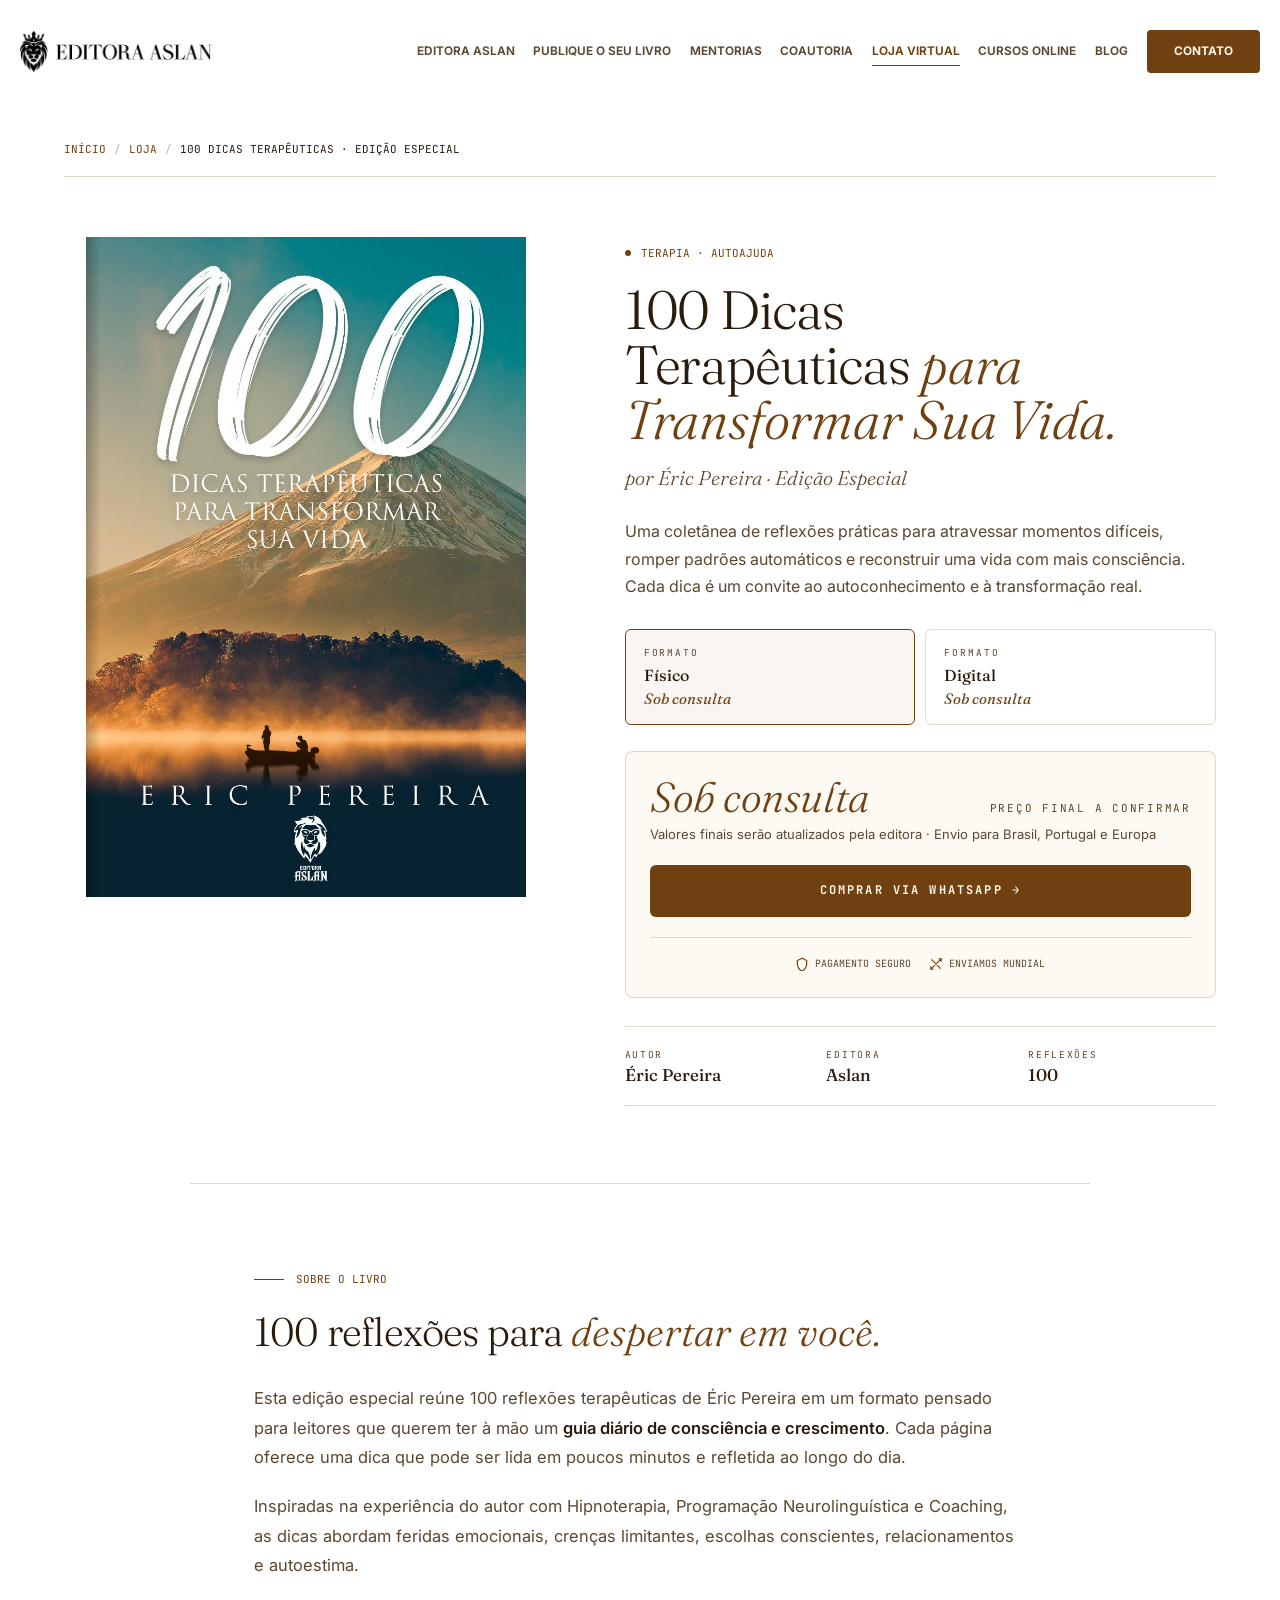
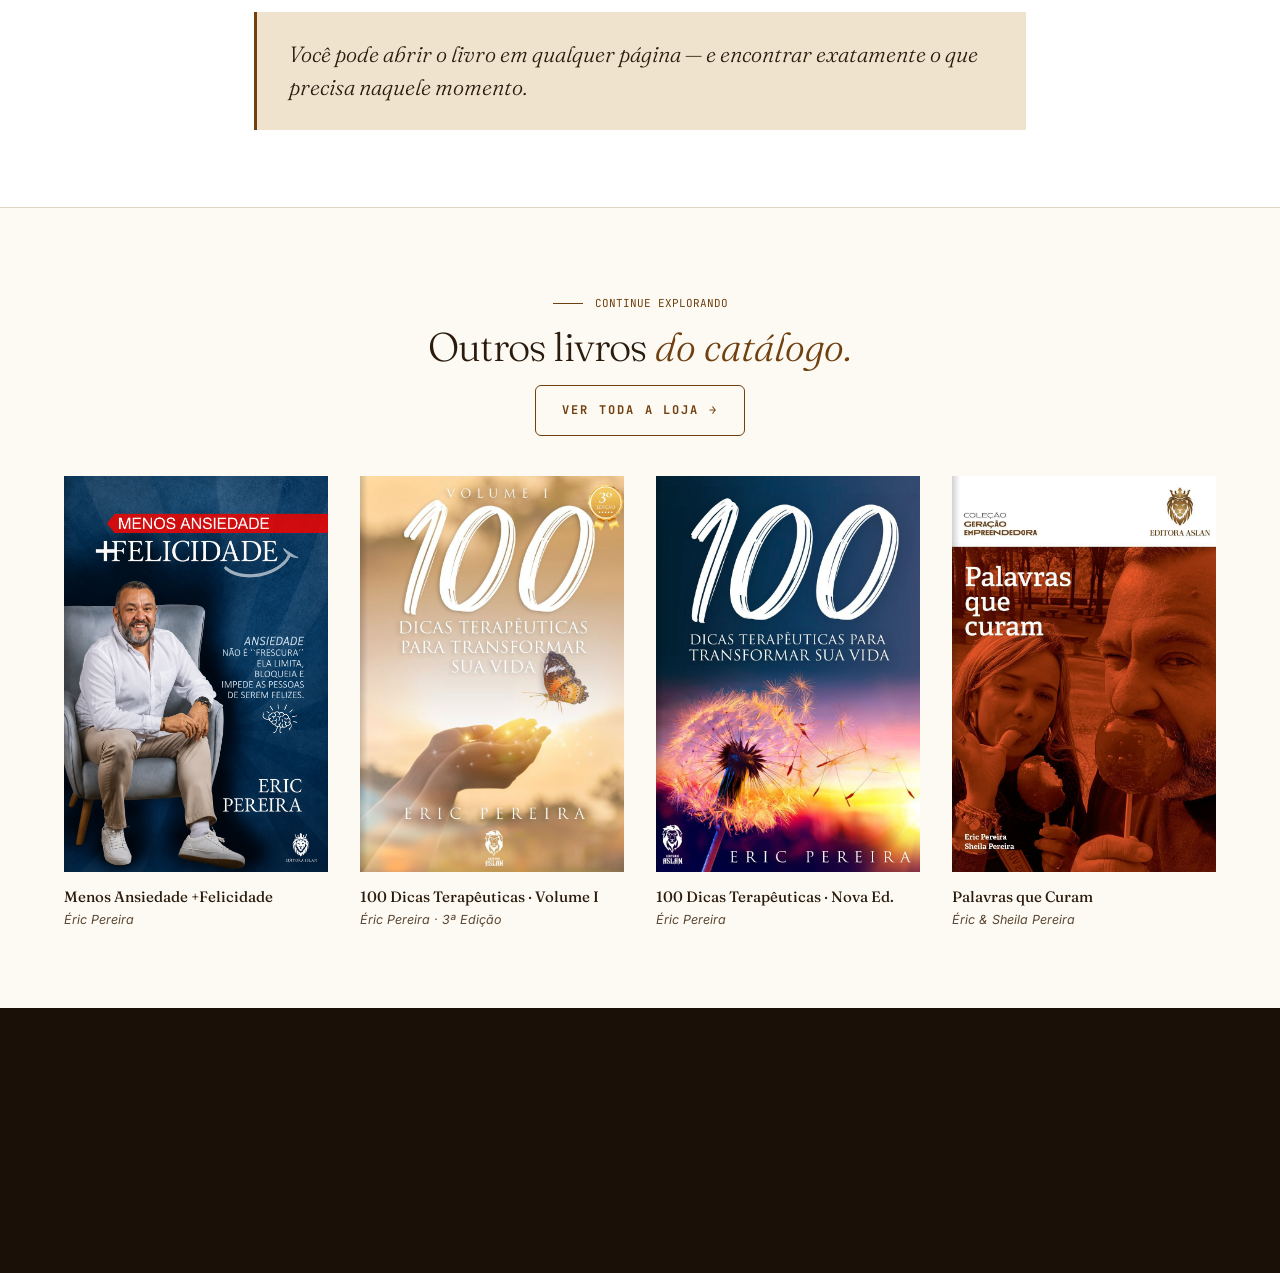
<file: livro-100-dicas-especial.html>
<!DOCTYPE html>
<html lang="pt-BR">
<head>
  <meta charset="utf-8">
  <meta name="viewport" content="width=device-width, initial-scale=1">
  <title>100 Dicas Terapêuticas · Edição Especial — Éric Pereira · Editora Aslan</title>
  <meta name="description" content="Edição especial de 100 Dicas Terapêuticas para Transformar Sua Vida, de Éric Pereira. Uma coletânea de reflexões práticas inspiradas em terapia, PNL e Coaching.">
  <link rel="canonical" href="https://www.editoraaslan.com/livro-100-dicas-especial">
  <link rel="icon" href="./uploads/logo.png">
  <link rel="preconnect" href="https://fonts.googleapis.com">
  <link rel="preconnect" href="https://fonts.gstatic.com" crossorigin>
  <link href="https://fonts.googleapis.com/css2?family=Fraunces:ital,opsz,wght@0,9..144,300..700;1,9..144,300..700&family=Inter:wght@400;500;600;700&family=JetBrains+Mono:wght@400;500&display=swap" rel="stylesheet">
  <link rel="stylesheet" href="./styles.css">
  <link rel="stylesheet" href="./assets/pages.css">
  <link rel="stylesheet" href="./assets/livro.css">
</head>
<body class="page lv">

  <header class="site-header">
    <div class="site-header__inner">
      <a class="brand" href="/">
        <img class="brand__logo" src="./uploads/logos/ASLAN_Logo_V2_K.png" alt="Editora Aslan" width="220" height="55">
      </a>
      <nav class="nav" id="nav" aria-label="Navegação principal">
        <a class="nav__item" href="/">Editora Aslan</a>
        <a class="nav__item" href="/publique-o-seu-livro">Publique o seu livro</a>
        <a class="nav__item" href="/mentorias">Mentorias</a>
        <a class="nav__item" href="/coautoria">Coautoria</a>
        <a class="nav__item nav__item--active" href="/loja">Loja Virtual</a>
        <a class="nav__item" href="/cursos">Cursos Online</a>
        <a class="nav__item" href="/blog">Blog</a>
        <a class="nav__cta" href="/contato">Contato</a>
      </nav>
      <button class="nav-toggle" id="nav-toggle" aria-expanded="false" aria-controls="nav" aria-label="Abrir menu">
        <span class="nav-toggle__bar"></span>
        <span class="nav-toggle__bar"></span>
        <span class="nav-toggle__bar"></span>
      </button>
    </div>
  </header>

  <main>

    <nav class="lv-crumb" aria-label="Você está em">
      <div class="lv-crumb__inner">
        <a href="/">Início</a>
        <span class="lv-crumb__sep">/</span>
        <a href="/loja">Loja</a>
        <span class="lv-crumb__sep">/</span>
        <span class="lv-crumb__current">100 Dicas Terapêuticas · Edição Especial</span>
      </div>
    </nav>

    <section class="lv-hero">
      <div class="lv-hero__grid">

        <div class="lv-cover-wrap">
          <div class="lv-cover" role="button" tabindex="0" data-lightbox="./uploads/livros/livro-2.png" aria-label="Ampliar capa">
            <img src="./uploads/livros/livro-2.png" alt="Capa do livro 100 Dicas Terapêuticas · Edição Especial, de Éric Pereira">
          </div>
        </div>

        <div class="lv-info">
          <div class="lv-info__eyebrow">
            <span class="lv-info__eyebrow-dot" aria-hidden="true"></span>
            <span>Terapia · Autoajuda</span>
          </div>
          <h1 class="lv-info__title">100 Dicas Terapêuticas <em>para Transformar Sua Vida.</em></h1>
          <p class="lv-info__author">por Éric Pereira · Edição Especial</p>

          <p class="lv-info__lead">Uma coletânea de reflexões práticas para atravessar momentos difíceis, romper padrões automáticos e reconstruir uma vida com mais consciência. Cada dica é um convite ao autoconhecimento e à transformação real.</p>

          <div class="lv-formats lv-formats--two" role="radiogroup" aria-label="Escolha o formato">
            <button type="button" class="lv-format lv-format--active" data-price-label="Sob consulta" data-price-note="Preço final a confirmar">
              <span class="lv-format__label">Formato</span>
              <span class="lv-format__name">Físico</span>
              <span class="lv-format__price">Sob consulta</span>
            </button>
            <button type="button" class="lv-format" data-price-label="Sob consulta" data-price-note="Preço final a confirmar">
              <span class="lv-format__label">Formato</span>
              <span class="lv-format__name">Digital</span>
              <span class="lv-format__price">Sob consulta</span>
            </button>
          </div>

          <div class="lv-buy">
            <div class="lv-buy__price-row">
              <span class="lv-buy__price" id="buy-price">Sob consulta</span>
              <span class="lv-buy__price-brl" id="buy-price-brl">Preço final a confirmar</span>
            </div>
            <p class="lv-buy__installment">Valores finais serão atualizados pela editora · Envio para Brasil, Portugal e Europa</p>
            <div class="lv-buy__ctas">
              <a class="lv-btn lv-btn--primary lv-btn--full" href="https://wa.me/351935402570?text=Ol%C3%A1%21%20Quero%20comprar%20o%20livro%20100%20Dicas%20Terap%C3%AAuticas%20-%20Edi%C3%A7%C3%A3o%20Especial" target="_blank" rel="noopener">
                Comprar via WhatsApp →
              </a>
            </div>
            <div class="lv-buy__trust">
              <span class="lv-buy__trust-item">
                <svg width="14" height="14" viewBox="0 0 24 24" fill="none" stroke="currentColor" stroke-width="2"><path d="M12 2L4 6v6c0 5.55 3.84 10.74 8 12 4.16-1.26 8-6.45 8-12V6l-8-4z"/></svg>
                Pagamento seguro
              </span>
              <span class="lv-buy__trust-item">
                <svg width="14" height="14" viewBox="0 0 24 24" fill="none" stroke="currentColor" stroke-width="2"><path d="M16 3h5v5M4 20l16-16M8 21H3v-5M4 4l16 16"/></svg>
                Enviamos mundial
              </span>
            </div>
          </div>

          <div class="lv-info__meta">
            <div class="lv-info__meta-item">
              <span class="lv-info__meta-label">Autor</span>
              <span class="lv-info__meta-value">Éric Pereira</span>
            </div>
            <div class="lv-info__meta-item">
              <span class="lv-info__meta-label">Editora</span>
              <span class="lv-info__meta-value">Aslan</span>
            </div>
            <div class="lv-info__meta-item">
              <span class="lv-info__meta-label">Reflexões</span>
              <span class="lv-info__meta-value">100</span>
            </div>
          </div>

        </div>
      </div>
    </section>

    <section class="lv-section">
      <div class="lv-section__eyebrow">
        <span class="lv-section__eyebrow-line" aria-hidden="true"></span>
        <span>Sobre o livro</span>
      </div>
      <h2 class="lv-section__title">100 reflexões para <em>despertar em você.</em></h2>

      <div class="lv-prose">
        <p>Esta edição especial reúne 100 reflexões terapêuticas de Éric Pereira em um formato pensado para leitores que querem ter à mão um <strong>guia diário de consciência e crescimento</strong>. Cada página oferece uma dica que pode ser lida em poucos minutos e refletida ao longo do dia.</p>
        <p>Inspiradas na experiência do autor com Hipnoterapia, Programação Neurolinguística e Coaching, as dicas abordam feridas emocionais, crenças limitantes, escolhas conscientes, relacionamentos e autoestima.</p>
      </div>

      <blockquote class="lv-quote">
        Você pode abrir o livro em qualquer página — e encontrar exatamente o que precisa naquele momento.
      </blockquote>
    </section>

    <section class="lv-related">
      <div class="lv-related__head">
        <div>
          <div class="lv-section__eyebrow" style="margin-bottom: 12px;">
            <span class="lv-section__eyebrow-line" aria-hidden="true"></span>
            <span>Continue explorando</span>
          </div>
          <h2 class="lv-section__title" style="margin-bottom: 0;">Outros livros <em>do catálogo.</em></h2>
        </div>
        <a class="lv-btn lv-btn--ghost" href="/loja" style="min-width: unset; flex: none;">Ver toda a loja →</a>
      </div>

      <div class="lv-related__grid">
        <a class="lv-related__book" href="/livro-menos-ansiedade">
          <div class="lv-related__cover">
            <img src="./uploads/livros/livro-1.png" alt="Menos Ansiedade +Felicidade" loading="lazy">
          </div>
          <h3 class="lv-related__title">Menos Ansiedade +Felicidade</h3>
          <p class="lv-related__author">Éric Pereira</p>
        </a>
        <a class="lv-related__book" href="/livro-100-dicas-volume-1">
          <div class="lv-related__cover">
            <img src="./uploads/livros/livro-3.jpeg" alt="100 Dicas Terapêuticas · Volume I" loading="lazy">
          </div>
          <h3 class="lv-related__title">100 Dicas Terapêuticas · Volume I</h3>
          <p class="lv-related__author">Éric Pereira · 3ª Edição</p>
        </a>
        <a class="lv-related__book" href="/livro-100-dicas-nova-edicao">
          <div class="lv-related__cover">
            <img src="./uploads/livros/livro-4.png" alt="100 Dicas Terapêuticas · Nova Edição" loading="lazy">
          </div>
          <h3 class="lv-related__title">100 Dicas Terapêuticas · Nova Ed.</h3>
          <p class="lv-related__author">Éric Pereira</p>
        </a>
        <a class="lv-related__book" href="/livro-palavras-que-curam">
          <div class="lv-related__cover">
            <img src="./uploads/livros/livro-5.png" alt="Palavras que Curam" loading="lazy">
          </div>
          <h3 class="lv-related__title">Palavras que Curam</h3>
          <p class="lv-related__author">Éric &amp; Sheila Pereira</p>
        </a>
      </div>
    </section>

    <!-- Lightbox para capa ampliada -->
  <div class="lv-lightbox" id="lv-lightbox">
    <button class="lv-lightbox__close" type="button" aria-label="Fechar">×</button>
    <img class="lv-lightbox__img" alt="">
  </div>

</main>

  <footer class="site-footer">
    <div class="site-footer__inner">
      <div class="site-footer__brand">
        <img class="site-footer__logo" src="./uploads/logos/ASLAN_Logo_V2_W.png" alt="Editora Aslan" width="200" height="50">
      </div>
      <div class="site-footer__addresses">
        <address class="site-footer__address">
          <strong class="site-footer__address-title">Editora Aslan, Lda 🇵🇹</strong>
          <span>Rua Almirante Cândido dos Reis, nº25, B</span>
          <span>Glória e Vera Cruz · Aveiro – Portugal</span>
          <a class="site-footer__link site-footer__phone" href="https://wa.me/351935402570">+351 935 402 570</a>
          <a class="site-footer__link" href="mailto:ericpereira@editoraaslan.com">ericpereira@editoraaslan.com</a>
        </address>
        <address class="site-footer__address">
          <strong class="site-footer__address-title">Editora Aslan Ltda 🇧🇷</strong>
          <span>Alameda Rio Negro, 503 · Sala 2020</span>
          <span>Alphaville Centro Industrial e Empresarial</span>
          <span>Barueri · São Paulo · Brasil</span>
          <a class="site-footer__link site-footer__phone" href="https://wa.me/5511984663444">(11) 98466-3444</a>
          <a class="site-footer__link" href="mailto:ericpereira@editoraaslan.com">ericpereira@editoraaslan.com</a>
        </address>
      </div>
      <div class="site-footer__social-col">
        <a class="site-footer__link site-footer__social" href="https://www.instagram.com/editoraaslan/" target="_blank" rel="noopener noreferrer">
          <svg width="18" height="18" viewBox="0 0 24 24" fill="none" stroke="currentColor" stroke-width="1.6" aria-hidden="true"><rect x="3" y="3" width="18" height="18" rx="4"/><circle cx="12" cy="12" r="4"/><circle cx="17.5" cy="6.5" r="1" fill="currentColor" stroke="none"/></svg>
          @editoraaslan
        </a>
      </div>
    </div>
  </footer>

  <script src="./assets/site.js"></script>
  <script>
    (function () {
      var formats = document.querySelectorAll('.lv-format');
      var priceEl = document.getElementById('buy-price');
      var priceBrlEl = document.getElementById('buy-price-brl');
      formats.forEach(function (btn) {
        btn.addEventListener('click', function () {
          formats.forEach(function (b) { b.classList.remove('lv-format--active'); });
          btn.classList.add('lv-format--active');
          priceEl.textContent = btn.dataset.priceLabel || 'Sob consulta';
          priceBrlEl.textContent = btn.dataset.priceNote || 'Preço final a confirmar';
        });
      });
    })();
  </script>
  <script>
    (function () {
      var lb = document.getElementById('lv-lightbox');
      if (!lb) return;
      var img = lb.querySelector('.lv-lightbox__img');
      var closeBtn = lb.querySelector('.lv-lightbox__close');
      function open(src, alt) {
        img.src = src;
        img.alt = alt || 'Capa ampliada';
        lb.setAttribute('data-open', 'true');
        document.body.classList.add('lv-lightbox-open');
      }
      function close() {
        lb.removeAttribute('data-open');
        document.body.classList.remove('lv-lightbox-open');
        setTimeout(function(){ img.removeAttribute('src'); }, 250);
      }
      document.querySelectorAll('.lv-cover[data-lightbox]').forEach(function(el){
        el.addEventListener('click', function(){
          open(el.dataset.lightbox, el.querySelector('img')?.alt);
        });
        el.addEventListener('keydown', function(e){
          if (e.key === 'Enter' || e.key === ' ') { e.preventDefault(); open(el.dataset.lightbox, el.querySelector('img')?.alt); }
        });
      });
      closeBtn.addEventListener('click', close);
      lb.addEventListener('click', function(e){ if (e.target === lb) close(); });
      document.addEventListener('keydown', function(e){ if (e.key === 'Escape' && lb.getAttribute('data-open') === 'true') close(); });
    })();
  </script>
</body>
</html>
</file>
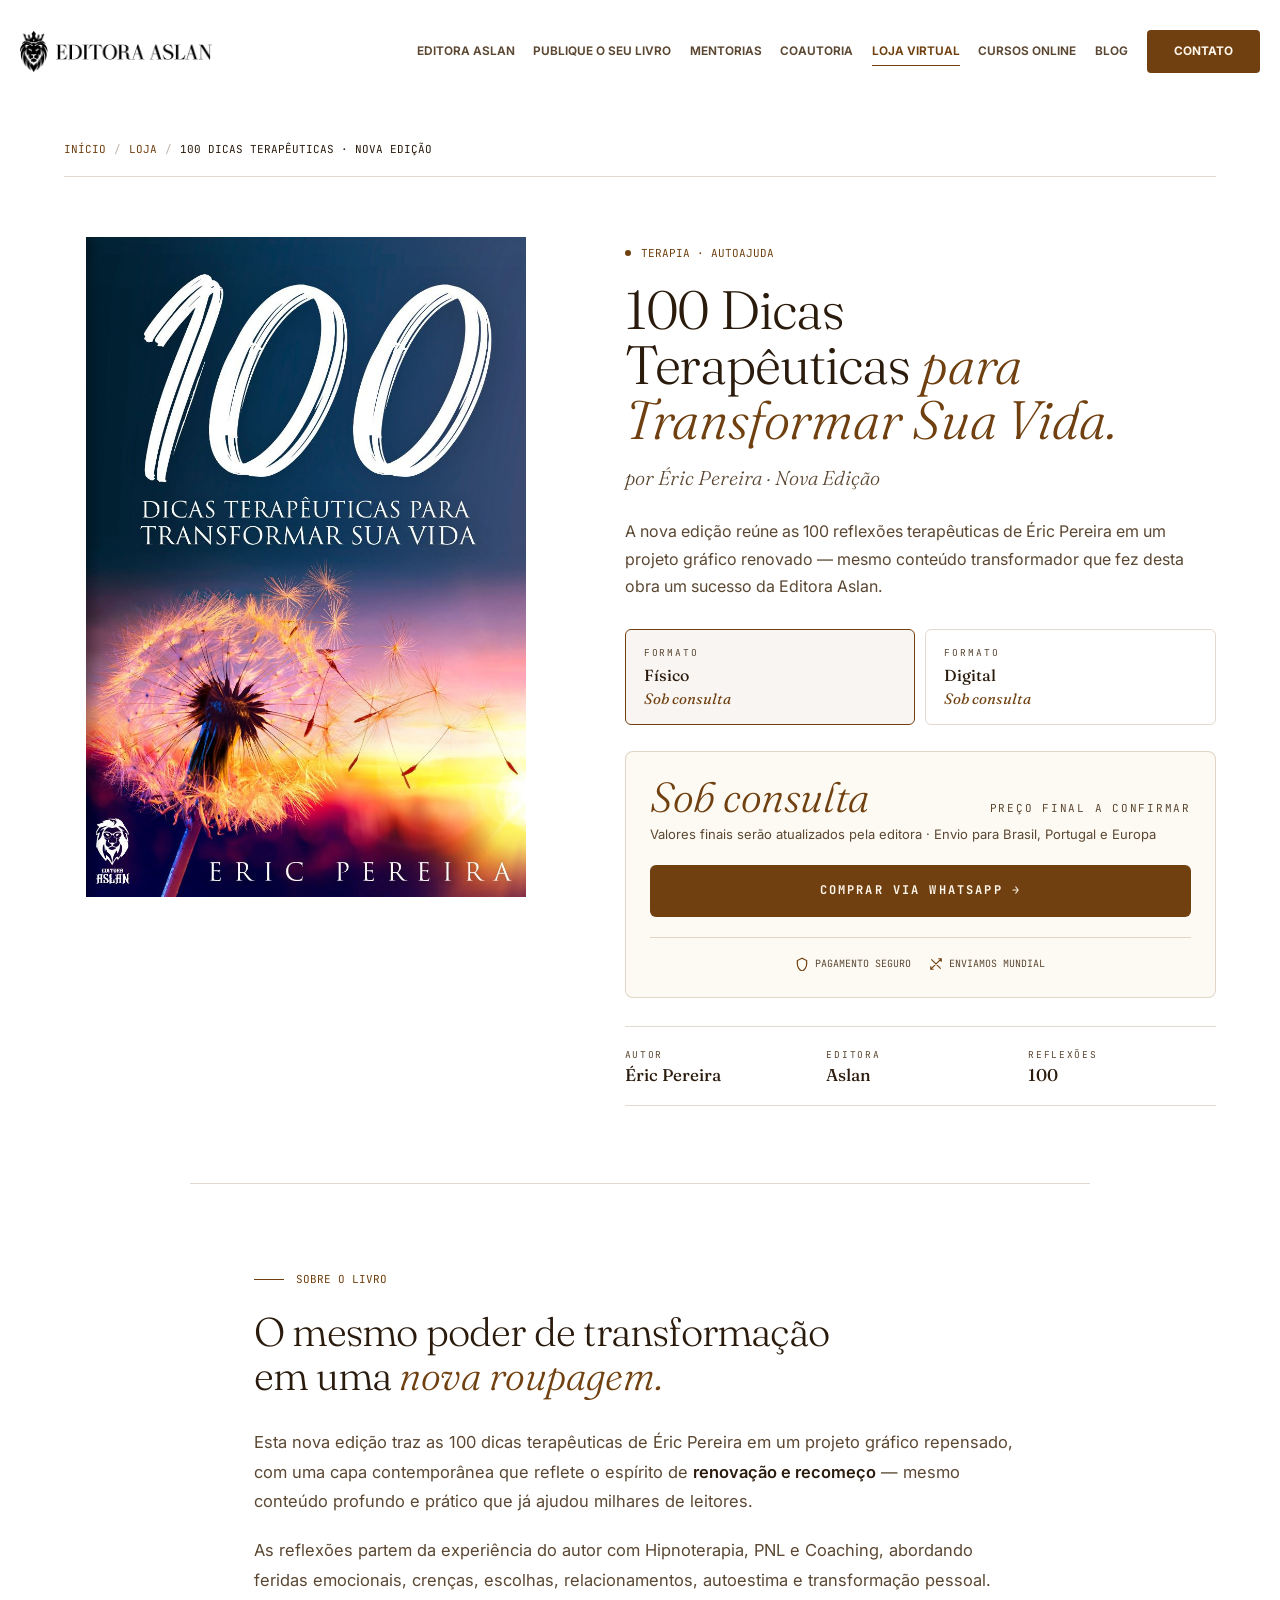
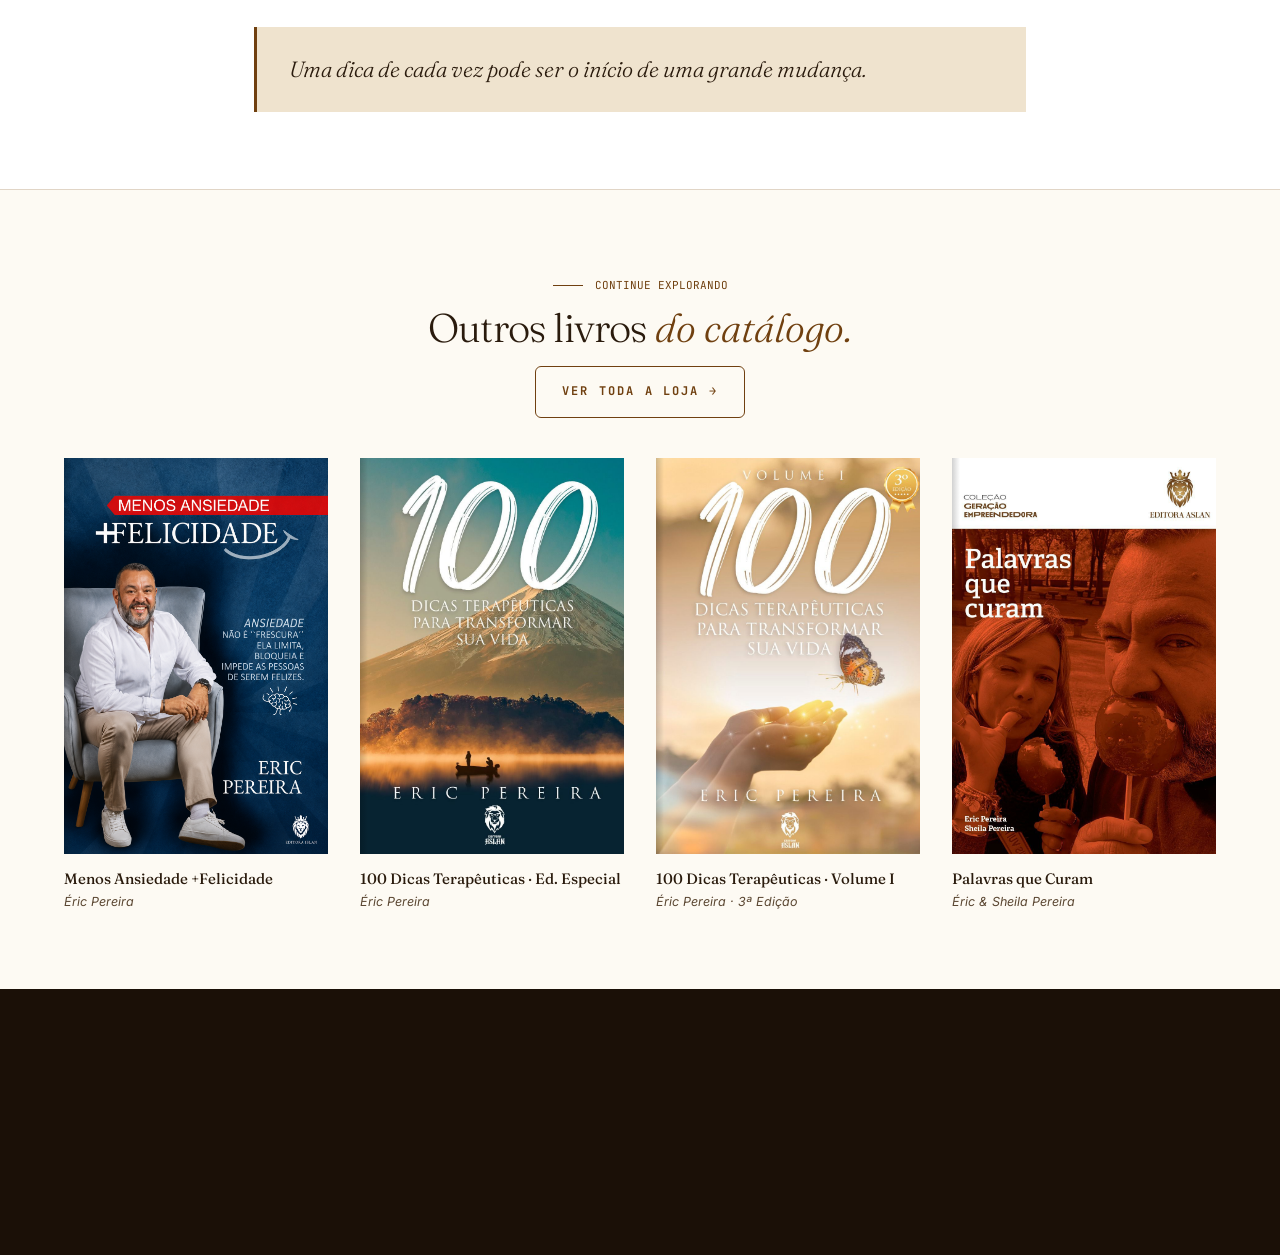
<file: livro-100-dicas-nova-edicao.html>
<!DOCTYPE html>
<html lang="pt-BR">
<head>
  <meta charset="utf-8">
  <meta name="viewport" content="width=device-width, initial-scale=1">
  <title>100 Dicas Terapêuticas · Nova Edição — Éric Pereira · Editora Aslan</title>
  <meta name="description" content="Nova edição de 100 Dicas Terapêuticas para Transformar Sua Vida, de Éric Pereira. Cem reflexões para o autoconhecimento e a transformação pessoal.">
  <link rel="canonical" href="https://www.editoraaslan.com/livro-100-dicas-nova-edicao">
  <link rel="icon" href="./uploads/logo.png">
  <link rel="preconnect" href="https://fonts.googleapis.com">
  <link rel="preconnect" href="https://fonts.gstatic.com" crossorigin>
  <link href="https://fonts.googleapis.com/css2?family=Fraunces:ital,opsz,wght@0,9..144,300..700;1,9..144,300..700&family=Inter:wght@400;500;600;700&family=JetBrains+Mono:wght@400;500&display=swap" rel="stylesheet">
  <link rel="stylesheet" href="./styles.css">
  <link rel="stylesheet" href="./assets/pages.css">
  <link rel="stylesheet" href="./assets/livro.css">
</head>
<body class="page lv">

  <header class="site-header">
    <div class="site-header__inner">
      <a class="brand" href="/">
        <img class="brand__logo" src="./uploads/logos/ASLAN_Logo_V2_K.png" alt="Editora Aslan" width="220" height="55">
      </a>
      <nav class="nav" id="nav" aria-label="Navegação principal">
        <a class="nav__item" href="/">Editora Aslan</a>
        <a class="nav__item" href="/publique-o-seu-livro">Publique o seu livro</a>
        <a class="nav__item" href="/mentorias">Mentorias</a>
        <a class="nav__item" href="/coautoria">Coautoria</a>
        <a class="nav__item nav__item--active" href="/loja">Loja Virtual</a>
        <a class="nav__item" href="/cursos">Cursos Online</a>
        <a class="nav__item" href="/blog">Blog</a>
        <a class="nav__cta" href="/contato">Contato</a>
      </nav>
      <button class="nav-toggle" id="nav-toggle" aria-expanded="false" aria-controls="nav" aria-label="Abrir menu">
        <span class="nav-toggle__bar"></span>
        <span class="nav-toggle__bar"></span>
        <span class="nav-toggle__bar"></span>
      </button>
    </div>
  </header>

  <main>

    <nav class="lv-crumb" aria-label="Você está em">
      <div class="lv-crumb__inner">
        <a href="/">Início</a>
        <span class="lv-crumb__sep">/</span>
        <a href="/loja">Loja</a>
        <span class="lv-crumb__sep">/</span>
        <span class="lv-crumb__current">100 Dicas Terapêuticas · Nova Edição</span>
      </div>
    </nav>

    <section class="lv-hero">
      <div class="lv-hero__grid">

        <div class="lv-cover-wrap">
          <div class="lv-cover" role="button" tabindex="0" data-lightbox="./uploads/livros/livro-4.png" aria-label="Ampliar capa">
            <img src="./uploads/livros/livro-4.png" alt="Capa da nova edição do livro 100 Dicas Terapêuticas para Transformar Sua Vida">
          </div>
        </div>

        <div class="lv-info">
          <div class="lv-info__eyebrow">
            <span class="lv-info__eyebrow-dot" aria-hidden="true"></span>
            <span>Terapia · Autoajuda</span>
          </div>
          <h1 class="lv-info__title">100 Dicas Terapêuticas <em>para Transformar Sua Vida.</em></h1>
          <p class="lv-info__author">por Éric Pereira · Nova Edição</p>

          <p class="lv-info__lead">A nova edição reúne as 100 reflexões terapêuticas de Éric Pereira em um projeto gráfico renovado — mesmo conteúdo transformador que fez desta obra um sucesso da Editora Aslan.</p>

          <div class="lv-formats lv-formats--two" role="radiogroup" aria-label="Escolha o formato">
            <button type="button" class="lv-format lv-format--active" data-price-label="Sob consulta" data-price-note="Preço final a confirmar">
              <span class="lv-format__label">Formato</span>
              <span class="lv-format__name">Físico</span>
              <span class="lv-format__price">Sob consulta</span>
            </button>
            <button type="button" class="lv-format" data-price-label="Sob consulta" data-price-note="Preço final a confirmar">
              <span class="lv-format__label">Formato</span>
              <span class="lv-format__name">Digital</span>
              <span class="lv-format__price">Sob consulta</span>
            </button>
          </div>

          <div class="lv-buy">
            <div class="lv-buy__price-row">
              <span class="lv-buy__price" id="buy-price">Sob consulta</span>
              <span class="lv-buy__price-brl" id="buy-price-brl">Preço final a confirmar</span>
            </div>
            <p class="lv-buy__installment">Valores finais serão atualizados pela editora · Envio para Brasil, Portugal e Europa</p>
            <div class="lv-buy__ctas">
              <a class="lv-btn lv-btn--primary lv-btn--full" href="https://wa.me/351935402570?text=Ol%C3%A1%21%20Quero%20comprar%20o%20livro%20100%20Dicas%20Terap%C3%AAuticas%20-%20Nova%20Edi%C3%A7%C3%A3o" target="_blank" rel="noopener">
                Comprar via WhatsApp →
              </a>
            </div>
            <div class="lv-buy__trust">
              <span class="lv-buy__trust-item">
                <svg width="14" height="14" viewBox="0 0 24 24" fill="none" stroke="currentColor" stroke-width="2"><path d="M12 2L4 6v6c0 5.55 3.84 10.74 8 12 4.16-1.26 8-6.45 8-12V6l-8-4z"/></svg>
                Pagamento seguro
              </span>
              <span class="lv-buy__trust-item">
                <svg width="14" height="14" viewBox="0 0 24 24" fill="none" stroke="currentColor" stroke-width="2"><path d="M16 3h5v5M4 20l16-16M8 21H3v-5M4 4l16 16"/></svg>
                Enviamos mundial
              </span>
            </div>
          </div>

          <div class="lv-info__meta">
            <div class="lv-info__meta-item">
              <span class="lv-info__meta-label">Autor</span>
              <span class="lv-info__meta-value">Éric Pereira</span>
            </div>
            <div class="lv-info__meta-item">
              <span class="lv-info__meta-label">Editora</span>
              <span class="lv-info__meta-value">Aslan</span>
            </div>
            <div class="lv-info__meta-item">
              <span class="lv-info__meta-label">Reflexões</span>
              <span class="lv-info__meta-value">100</span>
            </div>
          </div>

        </div>
      </div>
    </section>

    <section class="lv-section">
      <div class="lv-section__eyebrow">
        <span class="lv-section__eyebrow-line" aria-hidden="true"></span>
        <span>Sobre o livro</span>
      </div>
      <h2 class="lv-section__title">O mesmo poder de transformação em uma <em>nova roupagem.</em></h2>

      <div class="lv-prose">
        <p>Esta nova edição traz as 100 dicas terapêuticas de Éric Pereira em um projeto gráfico repensado, com uma capa contemporânea que reflete o espírito de <strong>renovação e recomeço</strong> — mesmo conteúdo profundo e prático que já ajudou milhares de leitores.</p>
        <p>As reflexões partem da experiência do autor com Hipnoterapia, PNL e Coaching, abordando feridas emocionais, crenças, escolhas, relacionamentos, autoestima e transformação pessoal.</p>
      </div>

      <blockquote class="lv-quote">
        Uma dica de cada vez pode ser o início de uma grande mudança.
      </blockquote>
    </section>

    <section class="lv-related">
      <div class="lv-related__head">
        <div>
          <div class="lv-section__eyebrow" style="margin-bottom: 12px;">
            <span class="lv-section__eyebrow-line" aria-hidden="true"></span>
            <span>Continue explorando</span>
          </div>
          <h2 class="lv-section__title" style="margin-bottom: 0;">Outros livros <em>do catálogo.</em></h2>
        </div>
        <a class="lv-btn lv-btn--ghost" href="/loja" style="min-width: unset; flex: none;">Ver toda a loja →</a>
      </div>

      <div class="lv-related__grid">
        <a class="lv-related__book" href="/livro-menos-ansiedade">
          <div class="lv-related__cover">
            <img src="./uploads/livros/livro-1.png" alt="Menos Ansiedade +Felicidade" loading="lazy">
          </div>
          <h3 class="lv-related__title">Menos Ansiedade +Felicidade</h3>
          <p class="lv-related__author">Éric Pereira</p>
        </a>
        <a class="lv-related__book" href="/livro-100-dicas-especial">
          <div class="lv-related__cover">
            <img src="./uploads/livros/livro-2.png" alt="100 Dicas Terapêuticas · Edição Especial" loading="lazy">
          </div>
          <h3 class="lv-related__title">100 Dicas Terapêuticas · Ed. Especial</h3>
          <p class="lv-related__author">Éric Pereira</p>
        </a>
        <a class="lv-related__book" href="/livro-100-dicas-volume-1">
          <div class="lv-related__cover">
            <img src="./uploads/livros/livro-3.jpeg" alt="100 Dicas Terapêuticas · Volume I" loading="lazy">
          </div>
          <h3 class="lv-related__title">100 Dicas Terapêuticas · Volume I</h3>
          <p class="lv-related__author">Éric Pereira · 3ª Edição</p>
        </a>
        <a class="lv-related__book" href="/livro-palavras-que-curam">
          <div class="lv-related__cover">
            <img src="./uploads/livros/livro-5.png" alt="Palavras que Curam" loading="lazy">
          </div>
          <h3 class="lv-related__title">Palavras que Curam</h3>
          <p class="lv-related__author">Éric &amp; Sheila Pereira</p>
        </a>
      </div>
    </section>

    <!-- Lightbox para capa ampliada -->
  <div class="lv-lightbox" id="lv-lightbox">
    <button class="lv-lightbox__close" type="button" aria-label="Fechar">×</button>
    <img class="lv-lightbox__img" alt="">
  </div>

</main>

  <footer class="site-footer">
    <div class="site-footer__inner">
      <div class="site-footer__brand">
        <img class="site-footer__logo" src="./uploads/logos/ASLAN_Logo_V2_W.png" alt="Editora Aslan" width="200" height="50">
      </div>
      <div class="site-footer__addresses">
        <address class="site-footer__address">
          <strong class="site-footer__address-title">Editora Aslan, Lda 🇵🇹</strong>
          <span>Rua Almirante Cândido dos Reis, nº25, B</span>
          <span>Glória e Vera Cruz · Aveiro – Portugal</span>
          <a class="site-footer__link site-footer__phone" href="https://wa.me/351935402570">+351 935 402 570</a>
          <a class="site-footer__link" href="mailto:ericpereira@editoraaslan.com">ericpereira@editoraaslan.com</a>
        </address>
        <address class="site-footer__address">
          <strong class="site-footer__address-title">Editora Aslan Ltda 🇧🇷</strong>
          <span>Alameda Rio Negro, 503 · Sala 2020</span>
          <span>Alphaville Centro Industrial e Empresarial</span>
          <span>Barueri · São Paulo · Brasil</span>
          <a class="site-footer__link site-footer__phone" href="https://wa.me/5511984663444">(11) 98466-3444</a>
          <a class="site-footer__link" href="mailto:ericpereira@editoraaslan.com">ericpereira@editoraaslan.com</a>
        </address>
      </div>
      <div class="site-footer__social-col">
        <a class="site-footer__link site-footer__social" href="https://www.instagram.com/editoraaslan/" target="_blank" rel="noopener noreferrer">
          <svg width="18" height="18" viewBox="0 0 24 24" fill="none" stroke="currentColor" stroke-width="1.6" aria-hidden="true"><rect x="3" y="3" width="18" height="18" rx="4"/><circle cx="12" cy="12" r="4"/><circle cx="17.5" cy="6.5" r="1" fill="currentColor" stroke="none"/></svg>
          @editoraaslan
        </a>
      </div>
    </div>
  </footer>

  <script src="./assets/site.js"></script>
  <script>
    (function () {
      var formats = document.querySelectorAll('.lv-format');
      var priceEl = document.getElementById('buy-price');
      var priceBrlEl = document.getElementById('buy-price-brl');
      formats.forEach(function (btn) {
        btn.addEventListener('click', function () {
          formats.forEach(function (b) { b.classList.remove('lv-format--active'); });
          btn.classList.add('lv-format--active');
          priceEl.textContent = btn.dataset.priceLabel || 'Sob consulta';
          priceBrlEl.textContent = btn.dataset.priceNote || 'Preço final a confirmar';
        });
      });
    })();
  </script>
  <script>
    (function () {
      var lb = document.getElementById('lv-lightbox');
      if (!lb) return;
      var img = lb.querySelector('.lv-lightbox__img');
      var closeBtn = lb.querySelector('.lv-lightbox__close');
      function open(src, alt) {
        img.src = src;
        img.alt = alt || 'Capa ampliada';
        lb.setAttribute('data-open', 'true');
        document.body.classList.add('lv-lightbox-open');
      }
      function close() {
        lb.removeAttribute('data-open');
        document.body.classList.remove('lv-lightbox-open');
        setTimeout(function(){ img.removeAttribute('src'); }, 250);
      }
      document.querySelectorAll('.lv-cover[data-lightbox]').forEach(function(el){
        el.addEventListener('click', function(){
          open(el.dataset.lightbox, el.querySelector('img')?.alt);
        });
        el.addEventListener('keydown', function(e){
          if (e.key === 'Enter' || e.key === ' ') { e.preventDefault(); open(el.dataset.lightbox, el.querySelector('img')?.alt); }
        });
      });
      closeBtn.addEventListener('click', close);
      lb.addEventListener('click', function(e){ if (e.target === lb) close(); });
      document.addEventListener('keydown', function(e){ if (e.key === 'Escape' && lb.getAttribute('data-open') === 'true') close(); });
    })();
  </script>
</body>
</html>
</file>
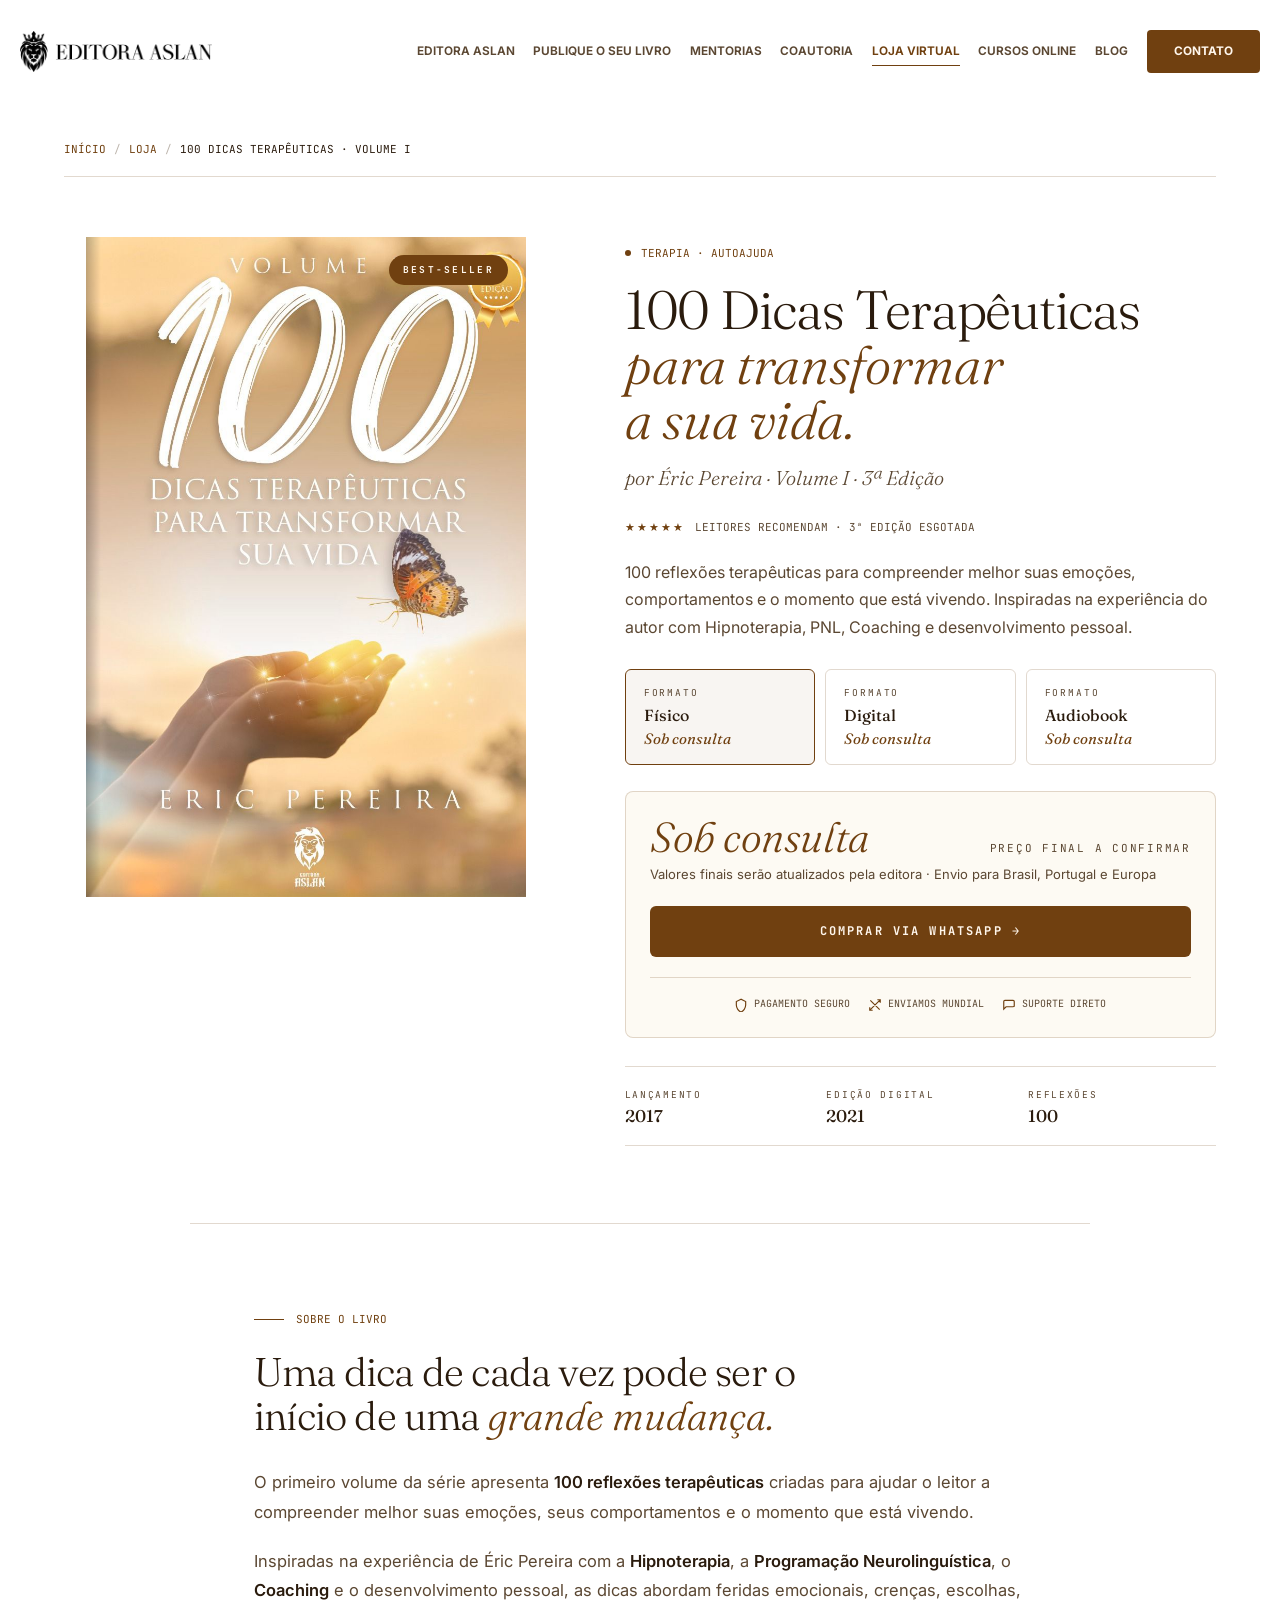
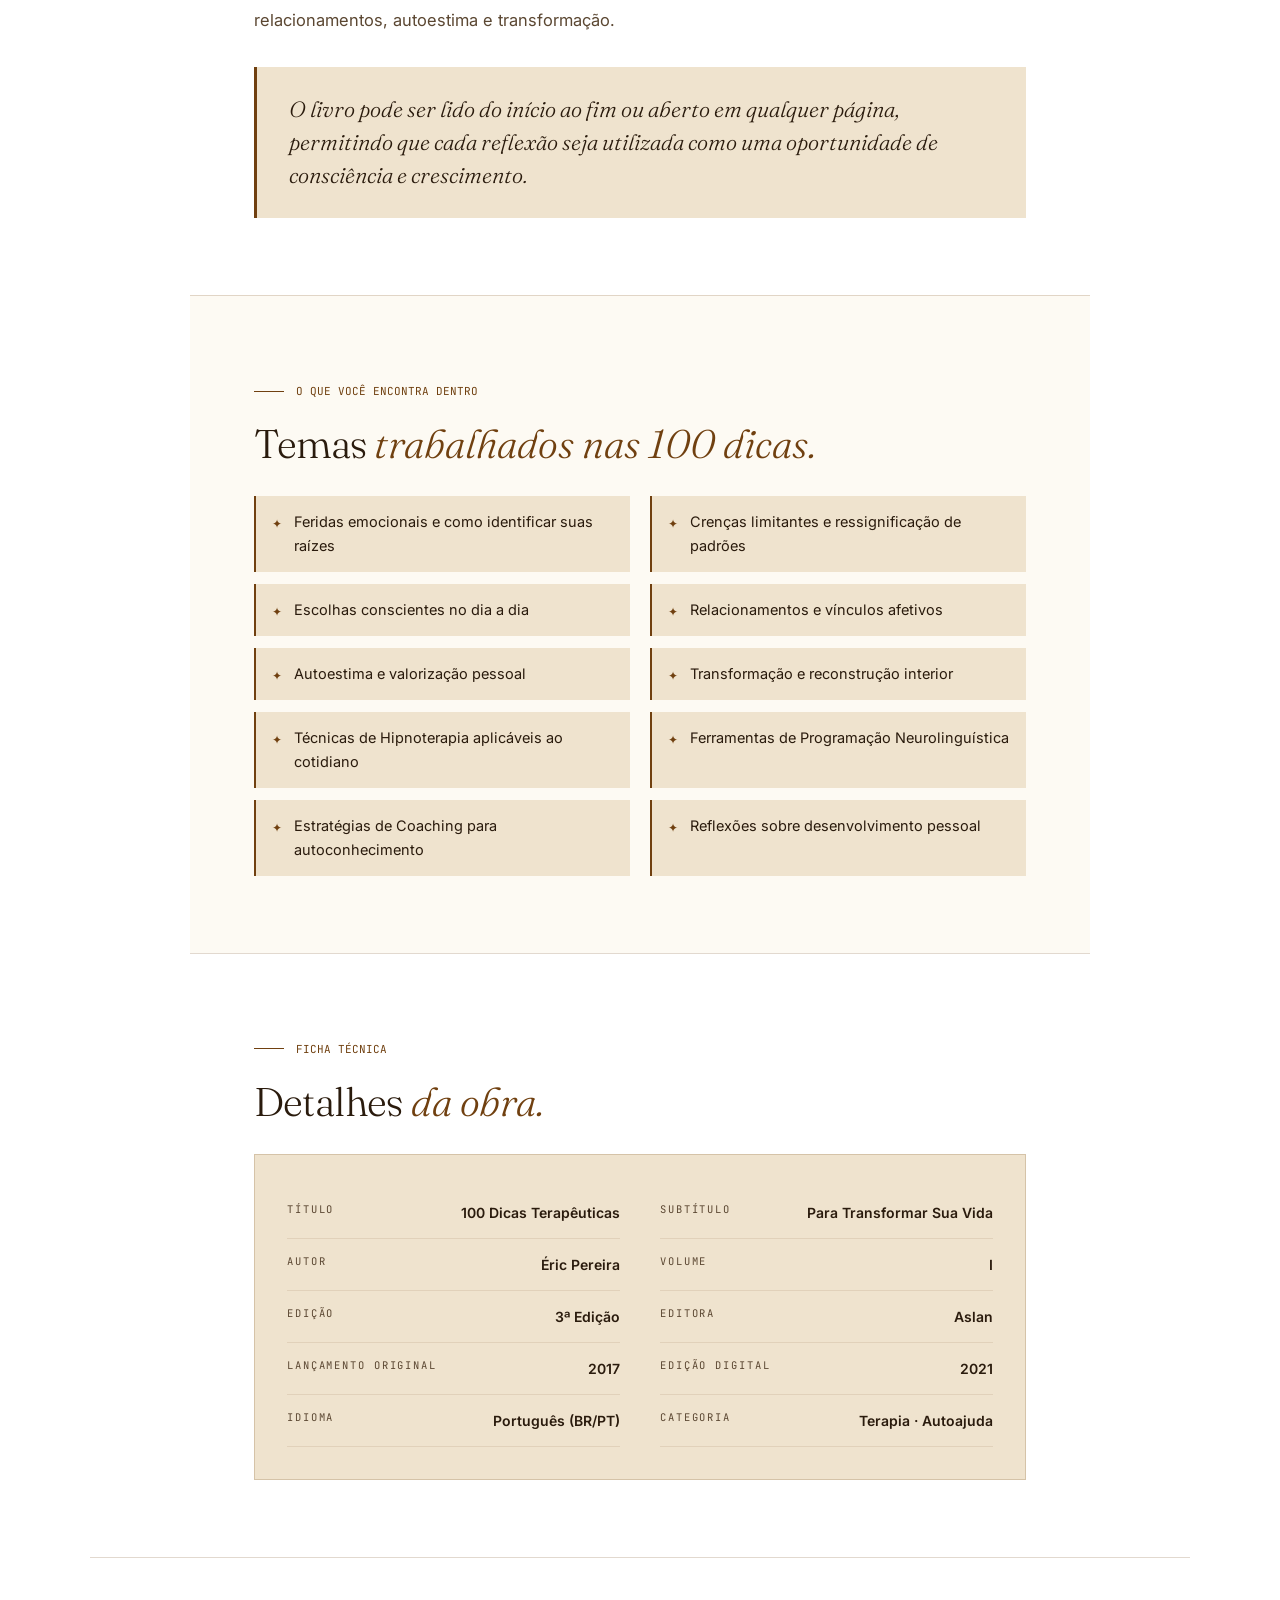
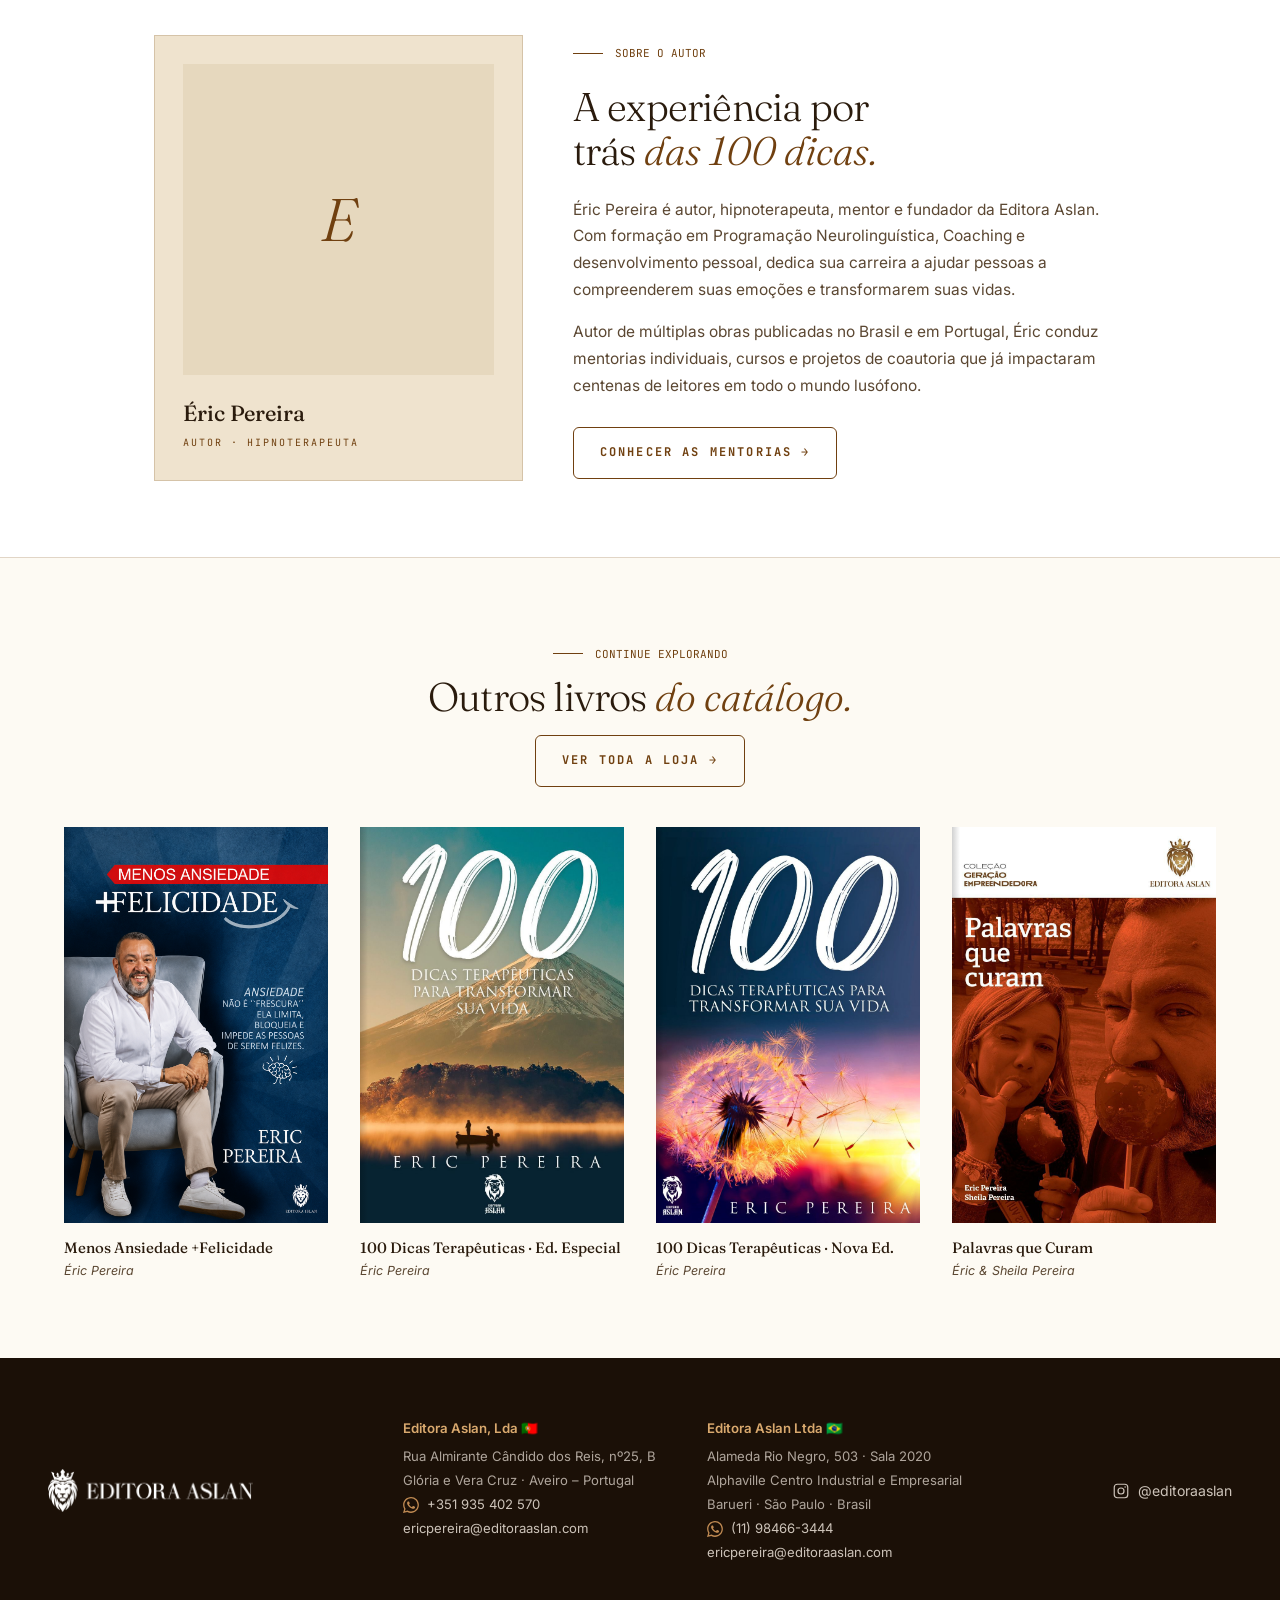
<file: livro-100-dicas-volume-1.html>
<!DOCTYPE html>
<html lang="pt-BR">
<head>
  <meta charset="utf-8">
  <meta name="viewport" content="width=device-width, initial-scale=1">
  <title>100 Dicas Terapêuticas · Volume I · 3ª Edição — Editora Aslan</title>
  <meta name="description" content="Volume I da série 100 Dicas Terapêuticas de Éric Pereira. 100 reflexões inspiradas em Hipnoterapia, PNL, Coaching e desenvolvimento pessoal. Já na 3ª edição.">
  <link rel="canonical" href="https://www.editoraaslan.com/livro-100-dicas-volume-1">
  <link rel="icon" href="./uploads/logo.png">
  <link rel="preconnect" href="https://fonts.googleapis.com">
  <link rel="preconnect" href="https://fonts.gstatic.com" crossorigin>
  <link href="https://fonts.googleapis.com/css2?family=Fraunces:ital,opsz,wght@0,9..144,300..700;1,9..144,300..700&family=Inter:wght@400;500;600;700&family=JetBrains+Mono:wght@400;500&display=swap" rel="stylesheet">
  <link rel="stylesheet" href="./styles.css">
  <link rel="stylesheet" href="./assets/pages.css">
  <link rel="stylesheet" href="./assets/livro.css">
</head>
<body class="page lv">

  <header class="site-header">
    <div class="site-header__inner">
      <a class="brand" href="/">
        <img class="brand__logo" src="./uploads/logos/ASLAN_Logo_V2_K.png" alt="Editora Aslan" width="220" height="55">
      </a>
      <nav class="nav" id="nav" aria-label="Navegação principal">
        <a class="nav__item" href="/">Editora Aslan</a>
        <a class="nav__item" href="/publique-o-seu-livro">Publique o seu livro</a>
        <a class="nav__item" href="/mentorias">Mentorias</a>
        <a class="nav__item" href="/coautoria">Coautoria</a>
        <a class="nav__item nav__item--active" href="/loja">Loja Virtual</a>
        <a class="nav__item" href="/cursos">Cursos Online</a>
        <a class="nav__item" href="/blog">Blog</a>
        <a class="nav__cta" href="/contato">Contato</a>
      </nav>
      <button class="nav-toggle" id="nav-toggle" aria-expanded="false" aria-controls="nav" aria-label="Abrir menu">
        <span class="nav-toggle__bar"></span>
        <span class="nav-toggle__bar"></span>
        <span class="nav-toggle__bar"></span>
      </button>
    </div>
  </header>

  <main>

    <!-- BREADCRUMB -->
    <nav class="lv-crumb" aria-label="Você está em">
      <div class="lv-crumb__inner">
        <a href="/">Início</a>
        <span class="lv-crumb__sep">/</span>
        <a href="/loja">Loja</a>
        <span class="lv-crumb__sep">/</span>
        <span class="lv-crumb__current">100 Dicas Terapêuticas · Volume I</span>
      </div>
    </nav>

    <!-- HERO PRODUTO -->
    <section class="lv-hero">
      <div class="lv-hero__grid">

        <!-- Capa -->
        <div class="lv-cover-wrap">
          <div class="lv-cover" role="button" tabindex="0" data-lightbox="./uploads/livros/livro-3.jpeg" aria-label="Ampliar capa">
            <span class="lv-cover__badge">Best-seller</span>
            <img src="./uploads/livros/livro-3.jpeg" alt="Capa do livro 100 Dicas Terapêuticas · Volume I · 3ª Edição">
          </div>
        </div>

        <!-- Informações + Compra -->
        <div class="lv-info">
          <div class="lv-info__eyebrow">
            <span class="lv-info__eyebrow-dot" aria-hidden="true"></span>
            <span>Terapia · Autoajuda</span>
          </div>
          <h1 class="lv-info__title">100 Dicas Terapêuticas <em>para transformar a sua vida.</em></h1>
          <p class="lv-info__author">por Éric Pereira · Volume I · 3ª Edição</p>

          <div class="lv-info__rating">
            <span class="lv-info__stars" aria-hidden="true">★★★★★</span>
            <span>Leitores recomendam · 3ª edição esgotada</span>
          </div>

          <p class="lv-info__lead">100 reflexões terapêuticas para compreender melhor suas emoções, comportamentos e o momento que está vivendo. Inspiradas na experiência do autor com Hipnoterapia, PNL, Coaching e desenvolvimento pessoal.</p>

          <!-- Formatos -->
          <div class="lv-formats" role="radiogroup" aria-label="Escolha o formato">
            <button type="button" class="lv-format lv-format--active" data-price-label="Sob consulta" data-price-note="Preço final a confirmar">
              <span class="lv-format__label">Formato</span>
              <span class="lv-format__name">Físico</span>
              <span class="lv-format__price">Sob consulta</span>
            </button>
            <button type="button" class="lv-format" data-price-label="Sob consulta" data-price-note="Preço final a confirmar">
              <span class="lv-format__label">Formato</span>
              <span class="lv-format__name">Digital</span>
              <span class="lv-format__price">Sob consulta</span>
            </button>
            <button type="button" class="lv-format" data-price-label="Sob consulta" data-price-note="Preço final a confirmar">
              <span class="lv-format__label">Formato</span>
              <span class="lv-format__name">Audiobook</span>
              <span class="lv-format__price">Sob consulta</span>
            </button>
          </div>

          <!-- Compra -->
          <div class="lv-buy">
            <div class="lv-buy__price-row">
              <span class="lv-buy__price" id="buy-price">Sob consulta</span>
              <span class="lv-buy__price-brl" id="buy-price-brl">Preço final a confirmar</span>
            </div>
            <p class="lv-buy__installment">Valores finais serão atualizados pela editora · Envio para Brasil, Portugal e Europa</p>
            <div class="lv-buy__ctas">
              <a class="lv-btn lv-btn--primary lv-btn--full" href="https://wa.me/351935402570?text=Ol%C3%A1%21%20Quero%20comprar%20o%20livro%20100%20Dicas%20Terap%C3%AAuticas%20-%20Volume%20I%20-%203%C2%AA%20Edi%C3%A7%C3%A3o" target="_blank" rel="noopener">
                Comprar via WhatsApp →
              </a>
            </div>
            <div class="lv-buy__trust">
              <span class="lv-buy__trust-item">
                <svg width="14" height="14" viewBox="0 0 24 24" fill="none" stroke="currentColor" stroke-width="2"><path d="M12 2L4 6v6c0 5.55 3.84 10.74 8 12 4.16-1.26 8-6.45 8-12V6l-8-4z"/></svg>
                Pagamento seguro
              </span>
              <span class="lv-buy__trust-item">
                <svg width="14" height="14" viewBox="0 0 24 24" fill="none" stroke="currentColor" stroke-width="2"><path d="M16 3h5v5M4 20l16-16M8 21H3v-5M4 4l16 16"/></svg>
                Enviamos mundial
              </span>
              <span class="lv-buy__trust-item">
                <svg width="14" height="14" viewBox="0 0 24 24" fill="none" stroke="currentColor" stroke-width="2"><path d="M21 15V6a2 2 0 00-2-2H5a2 2 0 00-2 2v13l4-4h12a2 2 0 002-2z"/></svg>
                Suporte direto
              </span>
            </div>
          </div>

          <!-- Meta -->
          <div class="lv-info__meta">
            <div class="lv-info__meta-item">
              <span class="lv-info__meta-label">Lançamento</span>
              <span class="lv-info__meta-value">2017</span>
            </div>
            <div class="lv-info__meta-item">
              <span class="lv-info__meta-label">Edição digital</span>
              <span class="lv-info__meta-value">2021</span>
            </div>
            <div class="lv-info__meta-item">
              <span class="lv-info__meta-label">Reflexões</span>
              <span class="lv-info__meta-value">100</span>
            </div>
          </div>

        </div>
      </div>
    </section>

    <!-- SINOPSE -->
    <section class="lv-section">
      <div class="lv-section__eyebrow">
        <span class="lv-section__eyebrow-line" aria-hidden="true"></span>
        <span>Sobre o livro</span>
      </div>
      <h2 class="lv-section__title">Uma dica de cada vez pode ser o início de uma <em>grande mudança.</em></h2>

      <div class="lv-prose">
        <p>O primeiro volume da série apresenta <strong>100 reflexões terapêuticas</strong> criadas para ajudar o leitor a compreender melhor suas emoções, seus comportamentos e o momento que está vivendo.</p>
        <p>Inspiradas na experiência de Éric Pereira com a <strong>Hipnoterapia</strong>, a <strong>Programação Neurolinguística</strong>, o <strong>Coaching</strong> e o desenvolvimento pessoal, as dicas abordam feridas emocionais, crenças, escolhas, relacionamentos, autoestima e transformação.</p>
      </div>

      <blockquote class="lv-quote">
        O livro pode ser lido do início ao fim ou aberto em qualquer página, permitindo que cada reflexão seja utilizada como uma oportunidade de consciência e crescimento.
      </blockquote>
    </section>

    <!-- TÓPICOS ABORDADOS -->
    <section class="lv-section">
      <div class="lv-section__eyebrow">
        <span class="lv-section__eyebrow-line" aria-hidden="true"></span>
        <span>O que você encontra dentro</span>
      </div>
      <h2 class="lv-section__title">Temas <em>trabalhados nas 100 dicas.</em></h2>

      <div class="lv-topics">
        <div class="lv-topic">Feridas emocionais e como identificar suas raízes</div>
        <div class="lv-topic">Crenças limitantes e ressignificação de padrões</div>
        <div class="lv-topic">Escolhas conscientes no dia a dia</div>
        <div class="lv-topic">Relacionamentos e vínculos afetivos</div>
        <div class="lv-topic">Autoestima e valorização pessoal</div>
        <div class="lv-topic">Transformação e reconstrução interior</div>
        <div class="lv-topic">Técnicas de Hipnoterapia aplicáveis ao cotidiano</div>
        <div class="lv-topic">Ferramentas de Programação Neurolinguística</div>
        <div class="lv-topic">Estratégias de Coaching para autoconhecimento</div>
        <div class="lv-topic">Reflexões sobre desenvolvimento pessoal</div>
      </div>
    </section>

    <!-- FICHA TÉCNICA -->
    <section class="lv-section">
      <div class="lv-section__eyebrow">
        <span class="lv-section__eyebrow-line" aria-hidden="true"></span>
        <span>Ficha técnica</span>
      </div>
      <h2 class="lv-section__title">Detalhes <em>da obra.</em></h2>

      <div class="lv-specs">
        <div class="lv-specs__grid">
          <div class="lv-spec">
            <span class="lv-spec__label">Título</span>
            <span class="lv-spec__value">100 Dicas Terapêuticas</span>
          </div>
          <div class="lv-spec">
            <span class="lv-spec__label">Subtítulo</span>
            <span class="lv-spec__value">Para Transformar Sua Vida</span>
          </div>
          <div class="lv-spec">
            <span class="lv-spec__label">Autor</span>
            <span class="lv-spec__value">Éric Pereira</span>
          </div>
          <div class="lv-spec">
            <span class="lv-spec__label">Volume</span>
            <span class="lv-spec__value">I</span>
          </div>
          <div class="lv-spec">
            <span class="lv-spec__label">Edição</span>
            <span class="lv-spec__value">3ª Edição</span>
          </div>
          <div class="lv-spec">
            <span class="lv-spec__label">Editora</span>
            <span class="lv-spec__value">Aslan</span>
          </div>
          <div class="lv-spec">
            <span class="lv-spec__label">Lançamento original</span>
            <span class="lv-spec__value">2017</span>
          </div>
          <div class="lv-spec">
            <span class="lv-spec__label">Edição digital</span>
            <span class="lv-spec__value">2021</span>
          </div>
          <div class="lv-spec">
            <span class="lv-spec__label">Idioma</span>
            <span class="lv-spec__value">Português (BR/PT)</span>
          </div>
          <div class="lv-spec">
            <span class="lv-spec__label">Categoria</span>
            <span class="lv-spec__value">Terapia · Autoajuda</span>
          </div>
        </div>
      </div>
    </section>

    <!-- AUTOR -->
    <section class="lv-author">
      <div class="lv-author__inner">
        <div class="lv-author__card">
          <div class="lv-author__photo">E</div>
          <h3 class="lv-author__name">Éric Pereira</h3>
          <p class="lv-author__role">Autor · Hipnoterapeuta</p>
        </div>
        <div class="lv-author__bio">
          <div class="lv-section__eyebrow">
            <span class="lv-section__eyebrow-line" aria-hidden="true"></span>
            <span>Sobre o autor</span>
          </div>
          <h2 class="lv-section__title" style="margin-bottom: 24px;">A experiência por trás <em>das 100 dicas.</em></h2>
          <p>Éric Pereira é autor, hipnoterapeuta, mentor e fundador da Editora Aslan. Com formação em Programação Neurolinguística, Coaching e desenvolvimento pessoal, dedica sua carreira a ajudar pessoas a compreenderem suas emoções e transformarem suas vidas.</p>
          <p>Autor de múltiplas obras publicadas no Brasil e em Portugal, Éric conduz mentorias individuais, cursos e projetos de coautoria que já impactaram centenas de leitores em todo o mundo lusófono.</p>
          <a href="/mentorias" class="lv-btn lv-btn--ghost" style="min-width: unset; flex: none; margin-top: 12px;">Conhecer as mentorias →</a>
        </div>
      </div>
    </section>

    <!-- LIVROS RELACIONADOS -->
    <section class="lv-related">
      <div class="lv-related__head">
        <div>
          <div class="lv-section__eyebrow" style="margin-bottom: 12px;">
            <span class="lv-section__eyebrow-line" aria-hidden="true"></span>
            <span>Continue explorando</span>
          </div>
          <h2 class="lv-section__title" style="margin-bottom: 0;">Outros livros <em>do catálogo.</em></h2>
        </div>
        <a class="lv-btn lv-btn--ghost" href="/loja" style="min-width: unset; flex: none;">Ver toda a loja →</a>
      </div>

      <div class="lv-related__grid">
        <a class="lv-related__book" href="/livro-menos-ansiedade">
          <div class="lv-related__cover">
            <img src="./uploads/livros/livro-1.png" alt="Menos Ansiedade +Felicidade" loading="lazy">
          </div>
          <h3 class="lv-related__title">Menos Ansiedade +Felicidade</h3>
          <p class="lv-related__author">Éric Pereira</p>
        </a>
        <a class="lv-related__book" href="/livro-100-dicas-especial">
          <div class="lv-related__cover">
            <img src="./uploads/livros/livro-2.png" alt="100 Dicas Terapêuticas · Edição Especial" loading="lazy">
          </div>
          <h3 class="lv-related__title">100 Dicas Terapêuticas · Ed. Especial</h3>
          <p class="lv-related__author">Éric Pereira</p>
        </a>
        <a class="lv-related__book" href="/livro-100-dicas-nova-edicao">
          <div class="lv-related__cover">
            <img src="./uploads/livros/livro-4.png" alt="100 Dicas Terapêuticas · Nova Edição" loading="lazy">
          </div>
          <h3 class="lv-related__title">100 Dicas Terapêuticas · Nova Ed.</h3>
          <p class="lv-related__author">Éric Pereira</p>
        </a>
        <a class="lv-related__book" href="/livro-palavras-que-curam">
          <div class="lv-related__cover">
            <img src="./uploads/livros/livro-5.png" alt="Palavras que Curam" loading="lazy">
          </div>
          <h3 class="lv-related__title">Palavras que Curam</h3>
          <p class="lv-related__author">Éric &amp; Sheila Pereira</p>
        </a>
      </div>
    </section>

    <!-- Lightbox para capa ampliada -->
  <div class="lv-lightbox" id="lv-lightbox">
    <button class="lv-lightbox__close" type="button" aria-label="Fechar">×</button>
    <img class="lv-lightbox__img" alt="">
  </div>

</main>

  <footer class="site-footer">
    <div class="site-footer__inner">
      <div class="site-footer__brand">
        <img class="site-footer__logo" src="./uploads/logos/ASLAN_Logo_V2_W.png" alt="Editora Aslan" width="200" height="50">
      </div>
      <div class="site-footer__addresses">
        <address class="site-footer__address">
          <strong class="site-footer__address-title">Editora Aslan, Lda 🇵🇹</strong>
          <span>Rua Almirante Cândido dos Reis, nº25, B</span>
          <span>Glória e Vera Cruz · Aveiro – Portugal</span>
          <a class="site-footer__link site-footer__phone" href="https://wa.me/351935402570">+351 935 402 570</a>
          <a class="site-footer__link" href="mailto:ericpereira@editoraaslan.com">ericpereira@editoraaslan.com</a>
        </address>
        <address class="site-footer__address">
          <strong class="site-footer__address-title">Editora Aslan Ltda 🇧🇷</strong>
          <span>Alameda Rio Negro, 503 · Sala 2020</span>
          <span>Alphaville Centro Industrial e Empresarial</span>
          <span>Barueri · São Paulo · Brasil</span>
          <a class="site-footer__link site-footer__phone" href="https://wa.me/5511984663444">(11) 98466-3444</a>
          <a class="site-footer__link" href="mailto:ericpereira@editoraaslan.com">ericpereira@editoraaslan.com</a>
        </address>
      </div>
      <div class="site-footer__social-col">
        <a class="site-footer__link site-footer__social" href="https://www.instagram.com/editoraaslan/" target="_blank" rel="noopener noreferrer">
          <svg width="18" height="18" viewBox="0 0 24 24" fill="none" stroke="currentColor" stroke-width="1.6" aria-hidden="true"><rect x="3" y="3" width="18" height="18" rx="4"/><circle cx="12" cy="12" r="4"/><circle cx="17.5" cy="6.5" r="1" fill="currentColor" stroke="none"/></svg>
          @editoraaslan
        </a>
      </div>
    </div>
  </footer>

  <script src="./assets/site.js"></script>
  <script>
    // Format selector: updates displayed format status
    (function () {
      var formats = document.querySelectorAll('.lv-format');
      var priceEl = document.getElementById('buy-price');
      var priceBrlEl = document.getElementById('buy-price-brl');
      formats.forEach(function (btn) {
        btn.addEventListener('click', function () {
          formats.forEach(function (b) { b.classList.remove('lv-format--active'); });
          btn.classList.add('lv-format--active');
          priceEl.textContent = btn.dataset.priceLabel || 'Sob consulta';
          priceBrlEl.textContent = btn.dataset.priceNote || 'Preço final a confirmar';
        });
      });
    })();
  </script>
  <script>
    (function () {
      var lb = document.getElementById('lv-lightbox');
      if (!lb) return;
      var img = lb.querySelector('.lv-lightbox__img');
      var closeBtn = lb.querySelector('.lv-lightbox__close');
      function open(src, alt) {
        img.src = src;
        img.alt = alt || 'Capa ampliada';
        lb.setAttribute('data-open', 'true');
        document.body.classList.add('lv-lightbox-open');
      }
      function close() {
        lb.removeAttribute('data-open');
        document.body.classList.remove('lv-lightbox-open');
        setTimeout(function(){ img.removeAttribute('src'); }, 250);
      }
      document.querySelectorAll('.lv-cover[data-lightbox]').forEach(function(el){
        el.addEventListener('click', function(){
          open(el.dataset.lightbox, el.querySelector('img')?.alt);
        });
        el.addEventListener('keydown', function(e){
          if (e.key === 'Enter' || e.key === ' ') { e.preventDefault(); open(el.dataset.lightbox, el.querySelector('img')?.alt); }
        });
      });
      closeBtn.addEventListener('click', close);
      lb.addEventListener('click', function(e){ if (e.target === lb) close(); });
      document.addEventListener('keydown', function(e){ if (e.key === 'Escape' && lb.getAttribute('data-open') === 'true') close(); });
    })();
  </script>
</body>
</html>
</file>
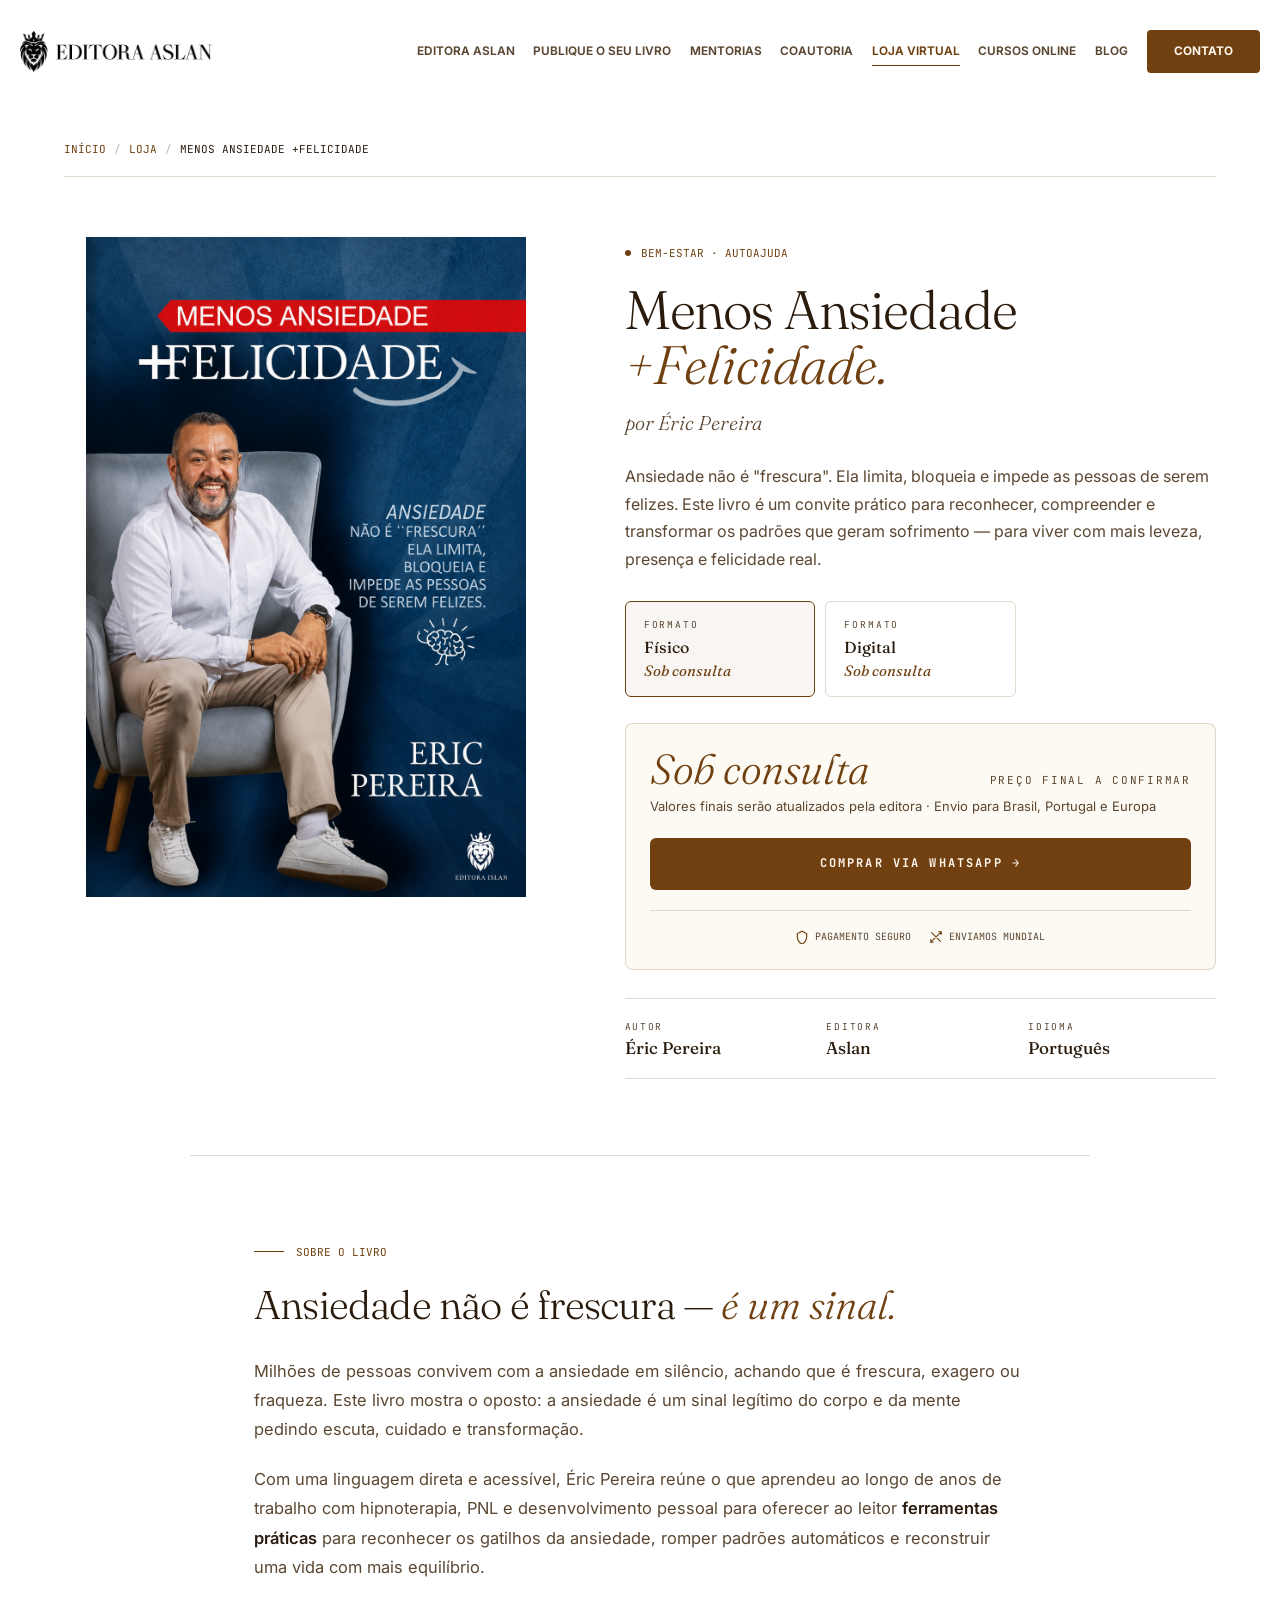
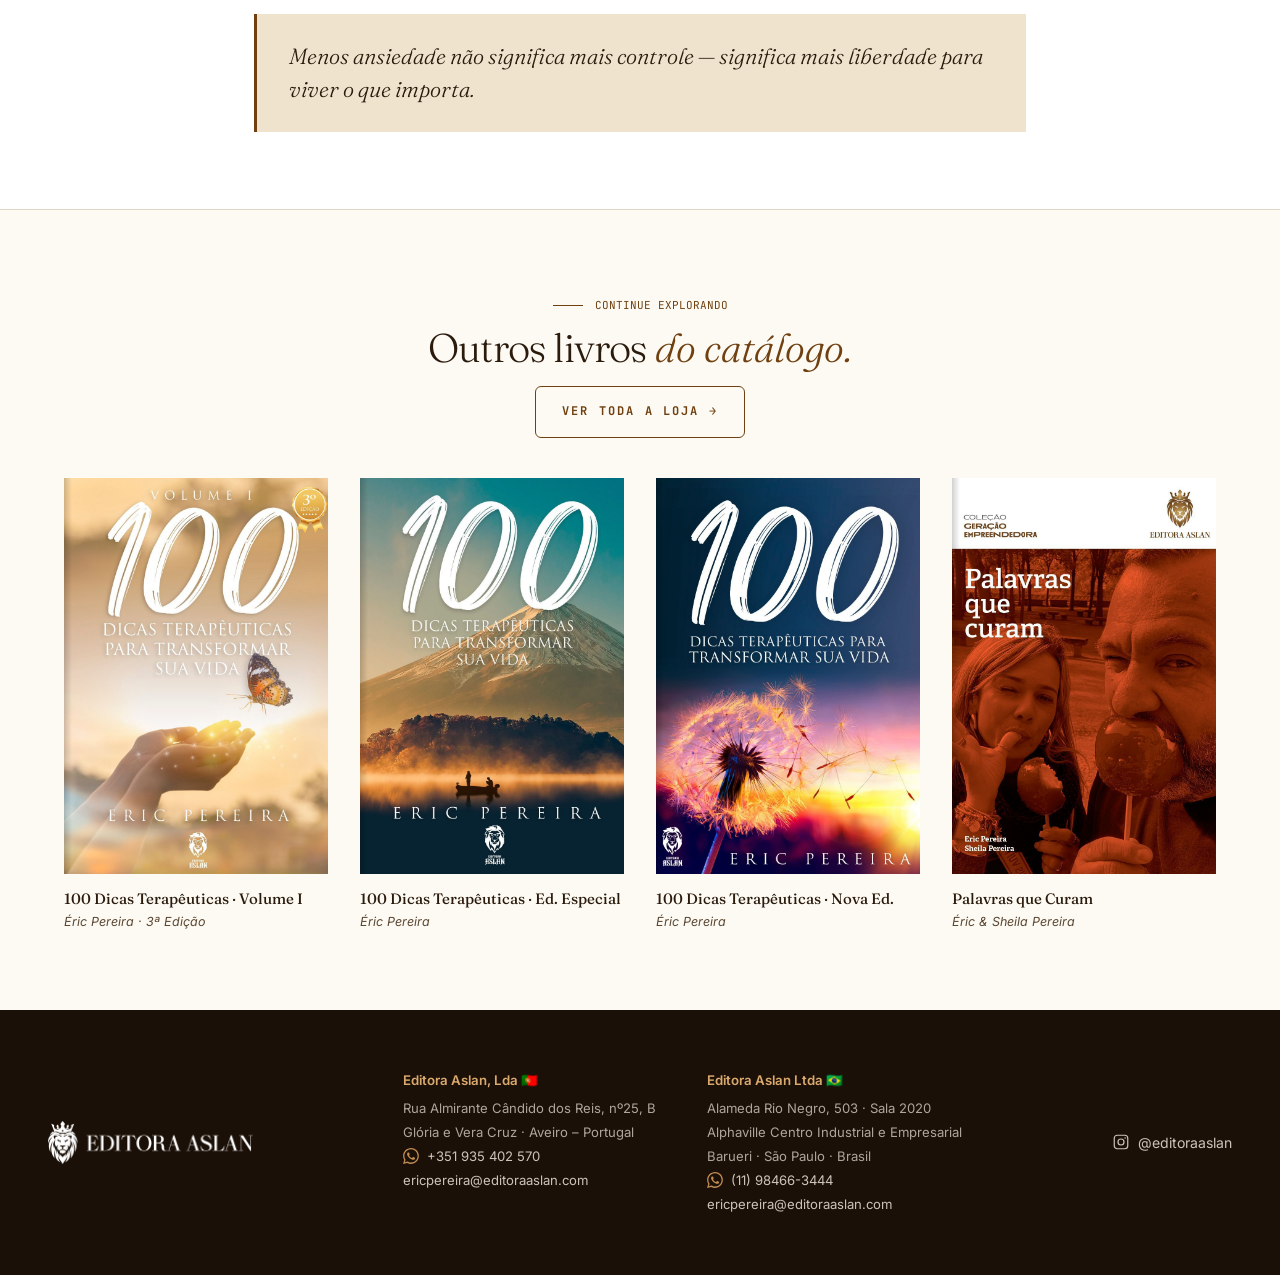
<file: livro-menos-ansiedade.html>
<!DOCTYPE html>
<html lang="pt-BR">
<head>
  <meta charset="utf-8">
  <meta name="viewport" content="width=device-width, initial-scale=1">
  <title>Menos Ansiedade +Felicidade — Éric Pereira · Editora Aslan</title>
  <meta name="description" content="Menos Ansiedade +Felicidade, de Éric Pereira. Um guia prático para quem quer entender e vencer a ansiedade — ela não é frescura, ela limita, bloqueia e impede as pessoas de serem felizes.">
  <link rel="canonical" href="https://www.editoraaslan.com/livro-menos-ansiedade">
  <link rel="icon" href="./uploads/logo.png">
  <link rel="preconnect" href="https://fonts.googleapis.com">
  <link rel="preconnect" href="https://fonts.gstatic.com" crossorigin>
  <link href="https://fonts.googleapis.com/css2?family=Fraunces:ital,opsz,wght@0,9..144,300..700;1,9..144,300..700&family=Inter:wght@400;500;600;700&family=JetBrains+Mono:wght@400;500&display=swap" rel="stylesheet">
  <link rel="stylesheet" href="./styles.css">
  <link rel="stylesheet" href="./assets/pages.css">
  <link rel="stylesheet" href="./assets/livro.css">
</head>
<body class="page lv">

  <header class="site-header">
    <div class="site-header__inner">
      <a class="brand" href="/">
        <img class="brand__logo" src="./uploads/logos/ASLAN_Logo_V2_K.png" alt="Editora Aslan" width="220" height="55">
      </a>
      <nav class="nav" id="nav" aria-label="Navegação principal">
        <a class="nav__item" href="/">Editora Aslan</a>
        <a class="nav__item" href="/publique-o-seu-livro">Publique o seu livro</a>
        <a class="nav__item" href="/mentorias">Mentorias</a>
        <a class="nav__item" href="/coautoria">Coautoria</a>
        <a class="nav__item nav__item--active" href="/loja">Loja Virtual</a>
        <a class="nav__item" href="/cursos">Cursos Online</a>
        <a class="nav__item" href="/blog">Blog</a>
        <a class="nav__cta" href="/contato">Contato</a>
      </nav>
      <button class="nav-toggle" id="nav-toggle" aria-expanded="false" aria-controls="nav" aria-label="Abrir menu">
        <span class="nav-toggle__bar"></span>
        <span class="nav-toggle__bar"></span>
        <span class="nav-toggle__bar"></span>
      </button>
    </div>
  </header>

  <main>

    <nav class="lv-crumb" aria-label="Você está em">
      <div class="lv-crumb__inner">
        <a href="/">Início</a>
        <span class="lv-crumb__sep">/</span>
        <a href="/loja">Loja</a>
        <span class="lv-crumb__sep">/</span>
        <span class="lv-crumb__current">Menos Ansiedade +Felicidade</span>
      </div>
    </nav>

    <section class="lv-hero">
      <div class="lv-hero__grid">

        <div class="lv-cover-wrap">
          <div class="lv-cover" role="button" tabindex="0" data-lightbox="./uploads/livros/livro-1.png" aria-label="Ampliar capa">
            <img src="./uploads/livros/livro-1.png" alt="Capa do livro Menos Ansiedade +Felicidade, de Éric Pereira">
          </div>
        </div>

        <div class="lv-info">
          <div class="lv-info__eyebrow">
            <span class="lv-info__eyebrow-dot" aria-hidden="true"></span>
            <span>Bem-estar · Autoajuda</span>
          </div>
          <h1 class="lv-info__title">Menos Ansiedade <em>+Felicidade.</em></h1>
          <p class="lv-info__author">por Éric Pereira</p>

          <p class="lv-info__lead">Ansiedade não é "frescura". Ela limita, bloqueia e impede as pessoas de serem felizes. Este livro é um convite prático para reconhecer, compreender e transformar os padrões que geram sofrimento — para viver com mais leveza, presença e felicidade real.</p>

          <div class="lv-formats" role="radiogroup" aria-label="Escolha o formato">
            <button type="button" class="lv-format lv-format--active" data-price-label="Sob consulta" data-price-note="Preço final a confirmar">
              <span class="lv-format__label">Formato</span>
              <span class="lv-format__name">Físico</span>
              <span class="lv-format__price">Sob consulta</span>
            </button>
            <button type="button" class="lv-format" data-price-label="Sob consulta" data-price-note="Preço final a confirmar">
              <span class="lv-format__label">Formato</span>
              <span class="lv-format__name">Digital</span>
              <span class="lv-format__price">Sob consulta</span>
            </button>
          </div>

          <div class="lv-buy">
            <div class="lv-buy__price-row">
              <span class="lv-buy__price" id="buy-price">Sob consulta</span>
              <span class="lv-buy__price-brl" id="buy-price-brl">Preço final a confirmar</span>
            </div>
            <p class="lv-buy__installment">Valores finais serão atualizados pela editora · Envio para Brasil, Portugal e Europa</p>
            <div class="lv-buy__ctas">
              <a class="lv-btn lv-btn--primary lv-btn--full" href="https://wa.me/351935402570?text=Ol%C3%A1%21%20Quero%20comprar%20o%20livro%20Menos%20Ansiedade%20%2BFelicidade" target="_blank" rel="noopener">
                Comprar via WhatsApp →
              </a>
            </div>
            <div class="lv-buy__trust">
              <span class="lv-buy__trust-item">
                <svg width="14" height="14" viewBox="0 0 24 24" fill="none" stroke="currentColor" stroke-width="2"><path d="M12 2L4 6v6c0 5.55 3.84 10.74 8 12 4.16-1.26 8-6.45 8-12V6l-8-4z"/></svg>
                Pagamento seguro
              </span>
              <span class="lv-buy__trust-item">
                <svg width="14" height="14" viewBox="0 0 24 24" fill="none" stroke="currentColor" stroke-width="2"><path d="M16 3h5v5M4 20l16-16M8 21H3v-5M4 4l16 16"/></svg>
                Enviamos mundial
              </span>
            </div>
          </div>

          <div class="lv-info__meta">
            <div class="lv-info__meta-item">
              <span class="lv-info__meta-label">Autor</span>
              <span class="lv-info__meta-value">Éric Pereira</span>
            </div>
            <div class="lv-info__meta-item">
              <span class="lv-info__meta-label">Editora</span>
              <span class="lv-info__meta-value">Aslan</span>
            </div>
            <div class="lv-info__meta-item">
              <span class="lv-info__meta-label">Idioma</span>
              <span class="lv-info__meta-value">Português</span>
            </div>
          </div>

        </div>
      </div>
    </section>

    <section class="lv-section">
      <div class="lv-section__eyebrow">
        <span class="lv-section__eyebrow-line" aria-hidden="true"></span>
        <span>Sobre o livro</span>
      </div>
      <h2 class="lv-section__title">Ansiedade não é frescura — <em>é um sinal.</em></h2>

      <div class="lv-prose">
        <p>Milhões de pessoas convivem com a ansiedade em silêncio, achando que é frescura, exagero ou fraqueza. Este livro mostra o oposto: a ansiedade é um sinal legítimo do corpo e da mente pedindo escuta, cuidado e transformação.</p>
        <p>Com uma linguagem direta e acessível, Éric Pereira reúne o que aprendeu ao longo de anos de trabalho com hipnoterapia, PNL e desenvolvimento pessoal para oferecer ao leitor <strong>ferramentas práticas</strong> para reconhecer os gatilhos da ansiedade, romper padrões automáticos e reconstruir uma vida com mais equilíbrio.</p>
      </div>

      <blockquote class="lv-quote">
        Menos ansiedade não significa mais controle — significa mais liberdade para viver o que importa.
      </blockquote>
    </section>

    <section class="lv-related">
      <div class="lv-related__head">
        <div>
          <div class="lv-section__eyebrow" style="margin-bottom: 12px;">
            <span class="lv-section__eyebrow-line" aria-hidden="true"></span>
            <span>Continue explorando</span>
          </div>
          <h2 class="lv-section__title" style="margin-bottom: 0;">Outros livros <em>do catálogo.</em></h2>
        </div>
        <a class="lv-btn lv-btn--ghost" href="/loja" style="min-width: unset; flex: none;">Ver toda a loja →</a>
      </div>

      <div class="lv-related__grid">
        <a class="lv-related__book" href="/livro-100-dicas-volume-1">
          <div class="lv-related__cover">
            <img src="./uploads/livros/livro-3.jpeg" alt="100 Dicas Terapêuticas · Volume I" loading="lazy">
          </div>
          <h3 class="lv-related__title">100 Dicas Terapêuticas · Volume I</h3>
          <p class="lv-related__author">Éric Pereira · 3ª Edição</p>
        </a>
        <a class="lv-related__book" href="/livro-100-dicas-especial">
          <div class="lv-related__cover">
            <img src="./uploads/livros/livro-2.png" alt="100 Dicas Terapêuticas · Edição Especial" loading="lazy">
          </div>
          <h3 class="lv-related__title">100 Dicas Terapêuticas · Ed. Especial</h3>
          <p class="lv-related__author">Éric Pereira</p>
        </a>
        <a class="lv-related__book" href="/livro-100-dicas-nova-edicao">
          <div class="lv-related__cover">
            <img src="./uploads/livros/livro-4.png" alt="100 Dicas Terapêuticas · Nova Edição" loading="lazy">
          </div>
          <h3 class="lv-related__title">100 Dicas Terapêuticas · Nova Ed.</h3>
          <p class="lv-related__author">Éric Pereira</p>
        </a>
        <a class="lv-related__book" href="/livro-palavras-que-curam">
          <div class="lv-related__cover">
            <img src="./uploads/livros/livro-5.png" alt="Palavras que Curam" loading="lazy">
          </div>
          <h3 class="lv-related__title">Palavras que Curam</h3>
          <p class="lv-related__author">Éric &amp; Sheila Pereira</p>
        </a>
      </div>
    </section>

    <!-- Lightbox para capa ampliada -->
  <div class="lv-lightbox" id="lv-lightbox">
    <button class="lv-lightbox__close" type="button" aria-label="Fechar">×</button>
    <img class="lv-lightbox__img" alt="">
  </div>

</main>

  <footer class="site-footer">
    <div class="site-footer__inner">
      <div class="site-footer__brand">
        <img class="site-footer__logo" src="./uploads/logos/ASLAN_Logo_V2_W.png" alt="Editora Aslan" width="200" height="50">
      </div>
      <div class="site-footer__addresses">
        <address class="site-footer__address">
          <strong class="site-footer__address-title">Editora Aslan, Lda 🇵🇹</strong>
          <span>Rua Almirante Cândido dos Reis, nº25, B</span>
          <span>Glória e Vera Cruz · Aveiro – Portugal</span>
          <a class="site-footer__link site-footer__phone" href="https://wa.me/351935402570">+351 935 402 570</a>
          <a class="site-footer__link" href="mailto:ericpereira@editoraaslan.com">ericpereira@editoraaslan.com</a>
        </address>
        <address class="site-footer__address">
          <strong class="site-footer__address-title">Editora Aslan Ltda 🇧🇷</strong>
          <span>Alameda Rio Negro, 503 · Sala 2020</span>
          <span>Alphaville Centro Industrial e Empresarial</span>
          <span>Barueri · São Paulo · Brasil</span>
          <a class="site-footer__link site-footer__phone" href="https://wa.me/5511984663444">(11) 98466-3444</a>
          <a class="site-footer__link" href="mailto:ericpereira@editoraaslan.com">ericpereira@editoraaslan.com</a>
        </address>
      </div>
      <div class="site-footer__social-col">
        <a class="site-footer__link site-footer__social" href="https://www.instagram.com/editoraaslan/" target="_blank" rel="noopener noreferrer">
          <svg width="18" height="18" viewBox="0 0 24 24" fill="none" stroke="currentColor" stroke-width="1.6" aria-hidden="true"><rect x="3" y="3" width="18" height="18" rx="4"/><circle cx="12" cy="12" r="4"/><circle cx="17.5" cy="6.5" r="1" fill="currentColor" stroke="none"/></svg>
          @editoraaslan
        </a>
      </div>
    </div>
  </footer>

  <script src="./assets/site.js"></script>
  <script>
    (function () {
      var formats = document.querySelectorAll('.lv-format');
      var priceEl = document.getElementById('buy-price');
      var priceBrlEl = document.getElementById('buy-price-brl');
      formats.forEach(function (btn) {
        btn.addEventListener('click', function () {
          formats.forEach(function (b) { b.classList.remove('lv-format--active'); });
          btn.classList.add('lv-format--active');
          priceEl.textContent = btn.dataset.priceLabel || 'Sob consulta';
          priceBrlEl.textContent = btn.dataset.priceNote || 'Preço final a confirmar';
        });
      });
    })();
  </script>
  <script>
    (function () {
      var lb = document.getElementById('lv-lightbox');
      if (!lb) return;
      var img = lb.querySelector('.lv-lightbox__img');
      var closeBtn = lb.querySelector('.lv-lightbox__close');
      function open(src, alt) {
        img.src = src;
        img.alt = alt || 'Capa ampliada';
        lb.setAttribute('data-open', 'true');
        document.body.classList.add('lv-lightbox-open');
      }
      function close() {
        lb.removeAttribute('data-open');
        document.body.classList.remove('lv-lightbox-open');
        setTimeout(function(){ img.removeAttribute('src'); }, 250);
      }
      document.querySelectorAll('.lv-cover[data-lightbox]').forEach(function(el){
        el.addEventListener('click', function(){
          open(el.dataset.lightbox, el.querySelector('img')?.alt);
        });
        el.addEventListener('keydown', function(e){
          if (e.key === 'Enter' || e.key === ' ') { e.preventDefault(); open(el.dataset.lightbox, el.querySelector('img')?.alt); }
        });
      });
      closeBtn.addEventListener('click', close);
      lb.addEventListener('click', function(e){ if (e.target === lb) close(); });
      document.addEventListener('keydown', function(e){ if (e.key === 'Escape' && lb.getAttribute('data-open') === 'true') close(); });
    })();
  </script>
</body>
</html>
</file>
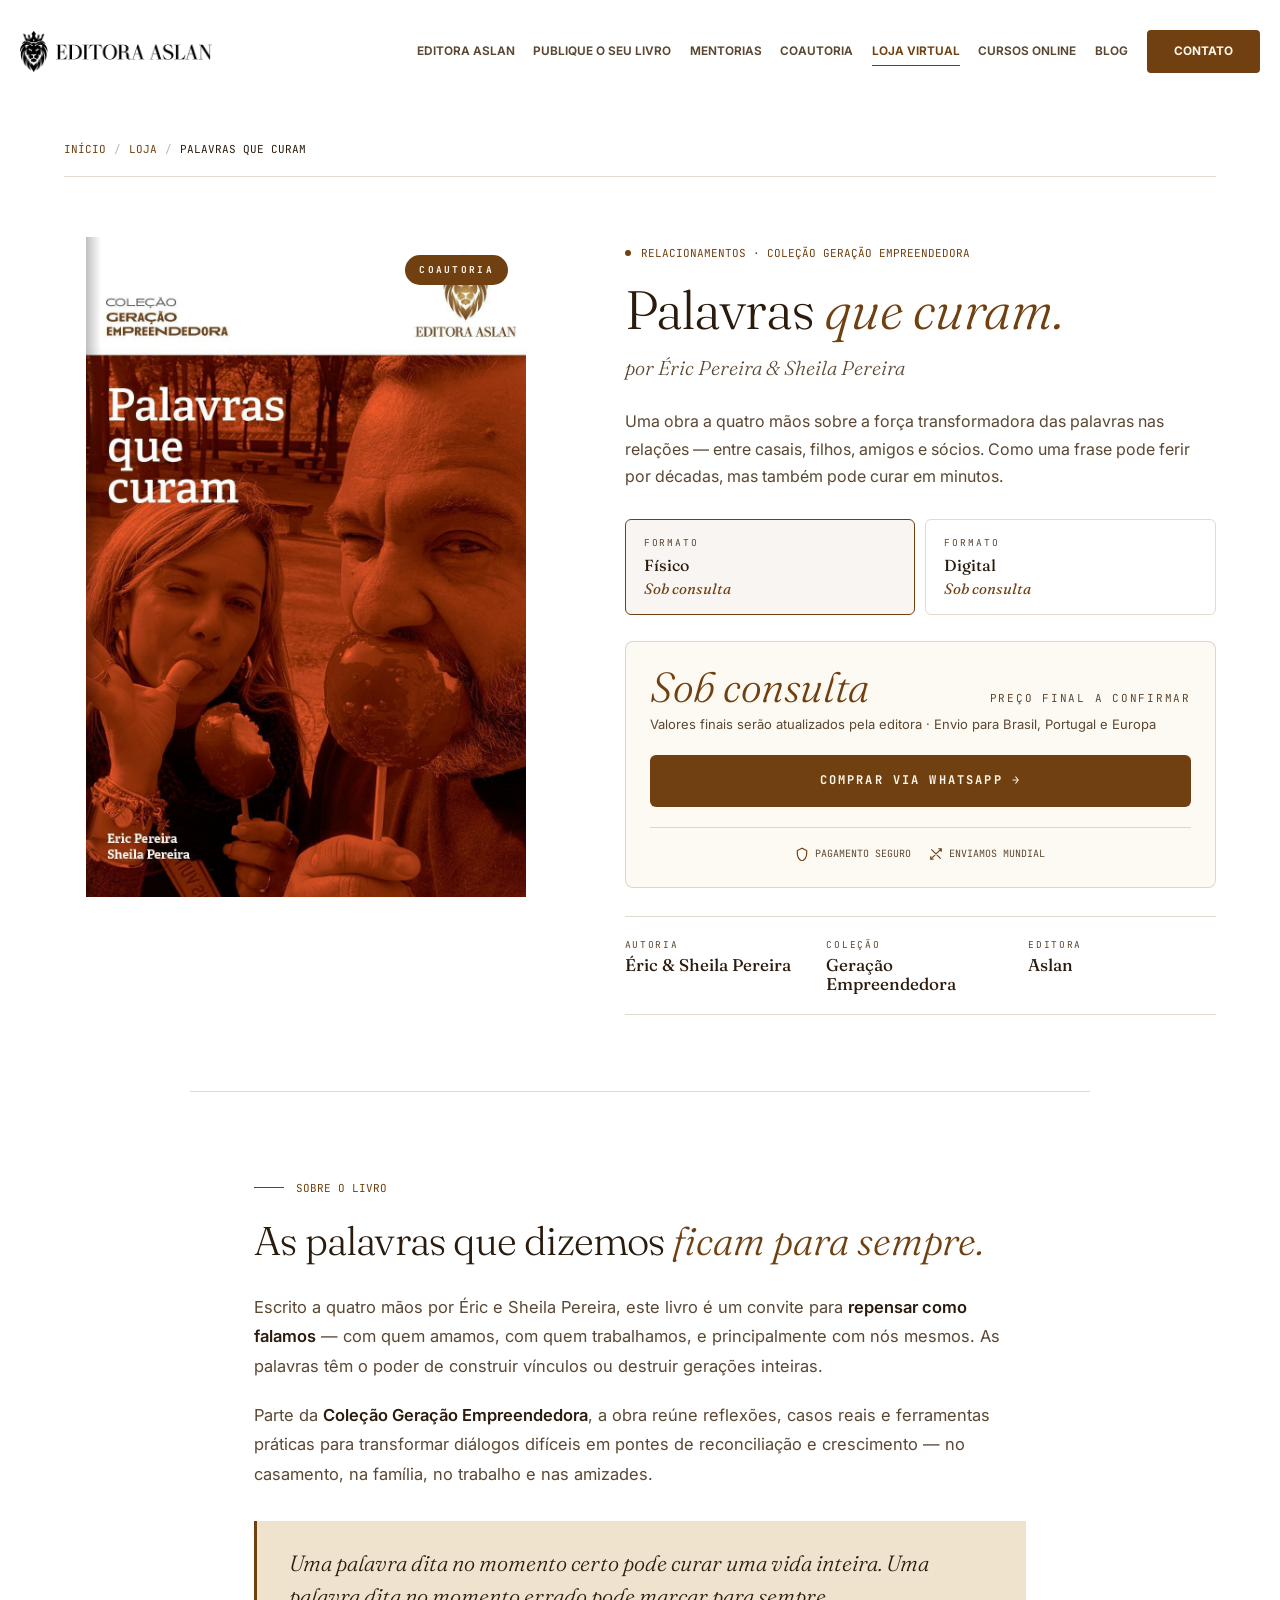
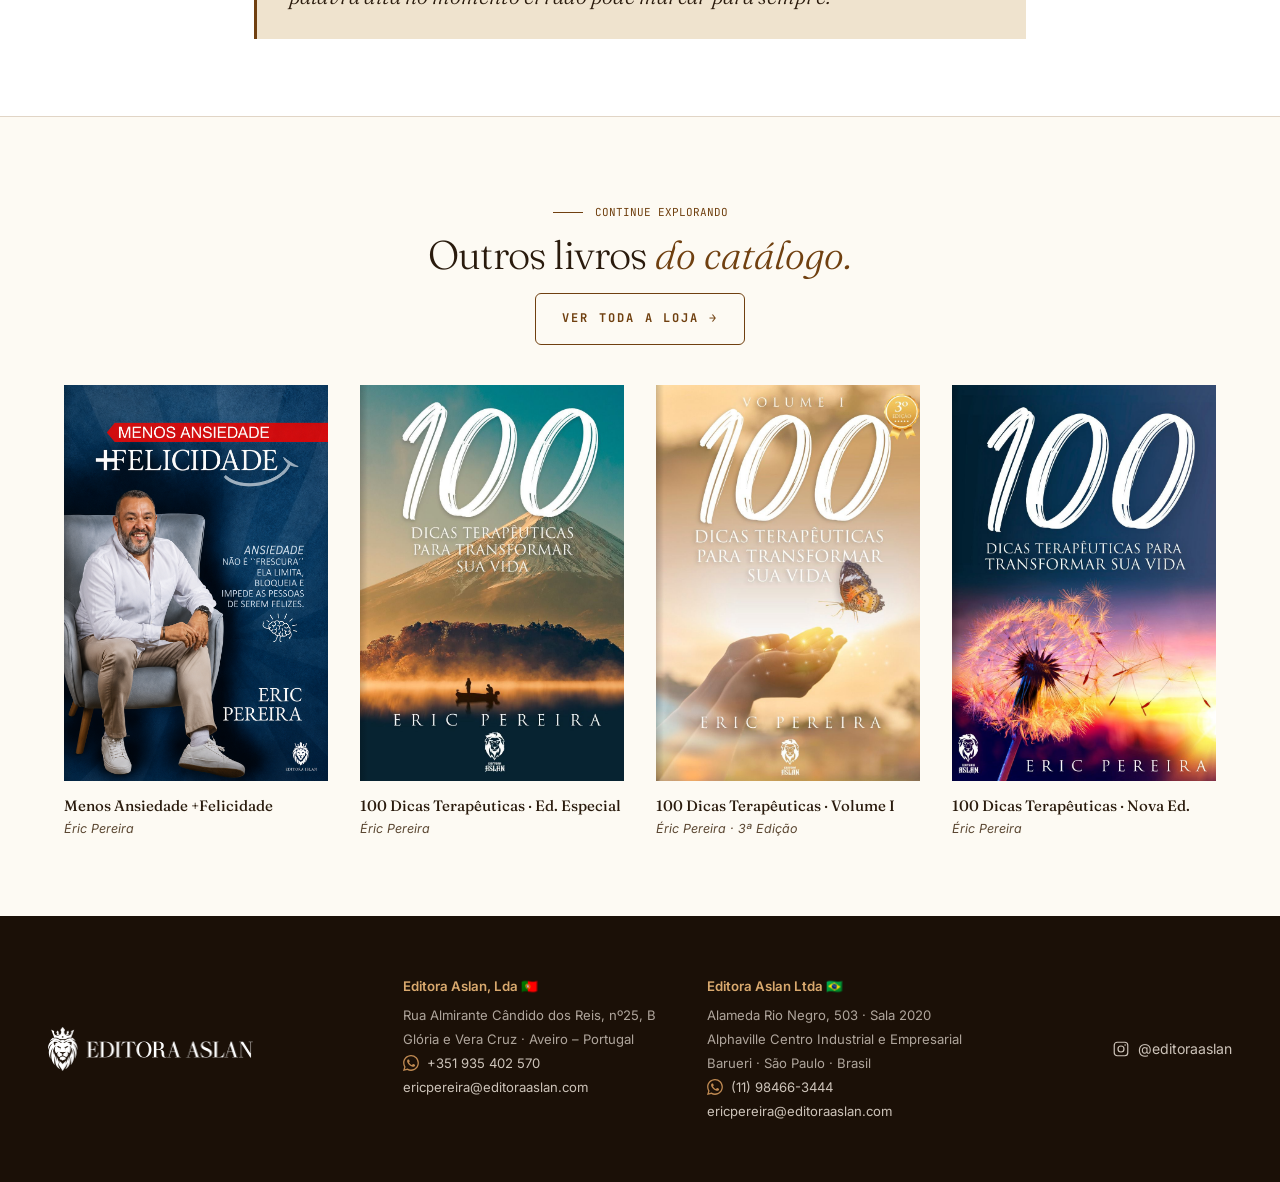
<file: livro-palavras-que-curam.html>
<!DOCTYPE html>
<html lang="pt-BR">
<head>
  <meta charset="utf-8">
  <meta name="viewport" content="width=device-width, initial-scale=1">
  <title>Palavras que Curam — Éric &amp; Sheila Pereira · Editora Aslan</title>
  <meta name="description" content="Palavras que Curam, de Éric Pereira e Sheila Pereira. Parte da Coleção Geração Empreendedora, uma obra sobre a força das palavras nas relações humanas.">
  <link rel="canonical" href="https://www.editoraaslan.com/livro-palavras-que-curam">
  <link rel="icon" href="./uploads/logo.png">
  <link rel="preconnect" href="https://fonts.googleapis.com">
  <link rel="preconnect" href="https://fonts.gstatic.com" crossorigin>
  <link href="https://fonts.googleapis.com/css2?family=Fraunces:ital,opsz,wght@0,9..144,300..700;1,9..144,300..700&family=Inter:wght@400;500;600;700&family=JetBrains+Mono:wght@400;500&display=swap" rel="stylesheet">
  <link rel="stylesheet" href="./styles.css">
  <link rel="stylesheet" href="./assets/pages.css">
  <link rel="stylesheet" href="./assets/livro.css">
</head>
<body class="page lv">

  <header class="site-header">
    <div class="site-header__inner">
      <a class="brand" href="/">
        <img class="brand__logo" src="./uploads/logos/ASLAN_Logo_V2_K.png" alt="Editora Aslan" width="220" height="55">
      </a>
      <nav class="nav" id="nav" aria-label="Navegação principal">
        <a class="nav__item" href="/">Editora Aslan</a>
        <a class="nav__item" href="/publique-o-seu-livro">Publique o seu livro</a>
        <a class="nav__item" href="/mentorias">Mentorias</a>
        <a class="nav__item" href="/coautoria">Coautoria</a>
        <a class="nav__item nav__item--active" href="/loja">Loja Virtual</a>
        <a class="nav__item" href="/cursos">Cursos Online</a>
        <a class="nav__item" href="/blog">Blog</a>
        <a class="nav__cta" href="/contato">Contato</a>
      </nav>
      <button class="nav-toggle" id="nav-toggle" aria-expanded="false" aria-controls="nav" aria-label="Abrir menu">
        <span class="nav-toggle__bar"></span>
        <span class="nav-toggle__bar"></span>
        <span class="nav-toggle__bar"></span>
      </button>
    </div>
  </header>

  <main>

    <nav class="lv-crumb" aria-label="Você está em">
      <div class="lv-crumb__inner">
        <a href="/">Início</a>
        <span class="lv-crumb__sep">/</span>
        <a href="/loja">Loja</a>
        <span class="lv-crumb__sep">/</span>
        <span class="lv-crumb__current">Palavras que Curam</span>
      </div>
    </nav>

    <section class="lv-hero">
      <div class="lv-hero__grid">

        <div class="lv-cover-wrap">
          <div class="lv-cover" role="button" tabindex="0" data-lightbox="./uploads/livros/livro-5.png" aria-label="Ampliar capa">
            <span class="lv-cover__badge">Coautoria</span>
            <img src="./uploads/livros/livro-5.png" alt="Capa do livro Palavras que Curam, de Éric Pereira e Sheila Pereira">
          </div>
        </div>

        <div class="lv-info">
          <div class="lv-info__eyebrow">
            <span class="lv-info__eyebrow-dot" aria-hidden="true"></span>
            <span>Relacionamentos · Coleção Geração Empreendedora</span>
          </div>
          <h1 class="lv-info__title">Palavras <em>que curam.</em></h1>
          <p class="lv-info__author">por Éric Pereira &amp; Sheila Pereira</p>

          <p class="lv-info__lead">Uma obra a quatro mãos sobre a força transformadora das palavras nas relações — entre casais, filhos, amigos e sócios. Como uma frase pode ferir por décadas, mas também pode curar em minutos.</p>

          <div class="lv-formats lv-formats--two" role="radiogroup" aria-label="Escolha o formato">
            <button type="button" class="lv-format lv-format--active" data-price-label="Sob consulta" data-price-note="Preço final a confirmar">
              <span class="lv-format__label">Formato</span>
              <span class="lv-format__name">Físico</span>
              <span class="lv-format__price">Sob consulta</span>
            </button>
            <button type="button" class="lv-format" data-price-label="Sob consulta" data-price-note="Preço final a confirmar">
              <span class="lv-format__label">Formato</span>
              <span class="lv-format__name">Digital</span>
              <span class="lv-format__price">Sob consulta</span>
            </button>
          </div>

          <div class="lv-buy">
            <div class="lv-buy__price-row">
              <span class="lv-buy__price" id="buy-price">Sob consulta</span>
              <span class="lv-buy__price-brl" id="buy-price-brl">Preço final a confirmar</span>
            </div>
            <p class="lv-buy__installment">Valores finais serão atualizados pela editora · Envio para Brasil, Portugal e Europa</p>
            <div class="lv-buy__ctas">
              <a class="lv-btn lv-btn--primary lv-btn--full" href="https://wa.me/351935402570?text=Ol%C3%A1%21%20Quero%20comprar%20o%20livro%20Palavras%20que%20Curam" target="_blank" rel="noopener">
                Comprar via WhatsApp →
              </a>
            </div>
            <div class="lv-buy__trust">
              <span class="lv-buy__trust-item">
                <svg width="14" height="14" viewBox="0 0 24 24" fill="none" stroke="currentColor" stroke-width="2"><path d="M12 2L4 6v6c0 5.55 3.84 10.74 8 12 4.16-1.26 8-6.45 8-12V6l-8-4z"/></svg>
                Pagamento seguro
              </span>
              <span class="lv-buy__trust-item">
                <svg width="14" height="14" viewBox="0 0 24 24" fill="none" stroke="currentColor" stroke-width="2"><path d="M16 3h5v5M4 20l16-16M8 21H3v-5M4 4l16 16"/></svg>
                Enviamos mundial
              </span>
            </div>
          </div>

          <div class="lv-info__meta">
            <div class="lv-info__meta-item">
              <span class="lv-info__meta-label">Autoria</span>
              <span class="lv-info__meta-value">Éric &amp; Sheila Pereira</span>
            </div>
            <div class="lv-info__meta-item">
              <span class="lv-info__meta-label">Coleção</span>
              <span class="lv-info__meta-value">Geração Empreendedora</span>
            </div>
            <div class="lv-info__meta-item">
              <span class="lv-info__meta-label">Editora</span>
              <span class="lv-info__meta-value">Aslan</span>
            </div>
          </div>

        </div>
      </div>
    </section>

    <section class="lv-section">
      <div class="lv-section__eyebrow">
        <span class="lv-section__eyebrow-line" aria-hidden="true"></span>
        <span>Sobre o livro</span>
      </div>
      <h2 class="lv-section__title">As palavras que dizemos <em>ficam para sempre.</em></h2>

      <div class="lv-prose">
        <p>Escrito a quatro mãos por Éric e Sheila Pereira, este livro é um convite para <strong>repensar como falamos</strong> — com quem amamos, com quem trabalhamos, e principalmente com nós mesmos. As palavras têm o poder de construir vínculos ou destruir gerações inteiras.</p>
        <p>Parte da <strong>Coleção Geração Empreendedora</strong>, a obra reúne reflexões, casos reais e ferramentas práticas para transformar diálogos difíceis em pontes de reconciliação e crescimento — no casamento, na família, no trabalho e nas amizades.</p>
      </div>

      <blockquote class="lv-quote">
        Uma palavra dita no momento certo pode curar uma vida inteira. Uma palavra dita no momento errado pode marcar para sempre.
      </blockquote>
    </section>

    <section class="lv-related">
      <div class="lv-related__head">
        <div>
          <div class="lv-section__eyebrow" style="margin-bottom: 12px;">
            <span class="lv-section__eyebrow-line" aria-hidden="true"></span>
            <span>Continue explorando</span>
          </div>
          <h2 class="lv-section__title" style="margin-bottom: 0;">Outros livros <em>do catálogo.</em></h2>
        </div>
        <a class="lv-btn lv-btn--ghost" href="/loja" style="min-width: unset; flex: none;">Ver toda a loja →</a>
      </div>

      <div class="lv-related__grid">
        <a class="lv-related__book" href="/livro-menos-ansiedade">
          <div class="lv-related__cover">
            <img src="./uploads/livros/livro-1.png" alt="Menos Ansiedade +Felicidade" loading="lazy">
          </div>
          <h3 class="lv-related__title">Menos Ansiedade +Felicidade</h3>
          <p class="lv-related__author">Éric Pereira</p>
        </a>
        <a class="lv-related__book" href="/livro-100-dicas-especial">
          <div class="lv-related__cover">
            <img src="./uploads/livros/livro-2.png" alt="100 Dicas Terapêuticas · Edição Especial" loading="lazy">
          </div>
          <h3 class="lv-related__title">100 Dicas Terapêuticas · Ed. Especial</h3>
          <p class="lv-related__author">Éric Pereira</p>
        </a>
        <a class="lv-related__book" href="/livro-100-dicas-volume-1">
          <div class="lv-related__cover">
            <img src="./uploads/livros/livro-3.jpeg" alt="100 Dicas Terapêuticas · Volume I" loading="lazy">
          </div>
          <h3 class="lv-related__title">100 Dicas Terapêuticas · Volume I</h3>
          <p class="lv-related__author">Éric Pereira · 3ª Edição</p>
        </a>
        <a class="lv-related__book" href="/livro-100-dicas-nova-edicao">
          <div class="lv-related__cover">
            <img src="./uploads/livros/livro-4.png" alt="100 Dicas Terapêuticas · Nova Edição" loading="lazy">
          </div>
          <h3 class="lv-related__title">100 Dicas Terapêuticas · Nova Ed.</h3>
          <p class="lv-related__author">Éric Pereira</p>
        </a>
      </div>
    </section>

    <!-- Lightbox para capa ampliada -->
  <div class="lv-lightbox" id="lv-lightbox">
    <button class="lv-lightbox__close" type="button" aria-label="Fechar">×</button>
    <img class="lv-lightbox__img" alt="">
  </div>

</main>

  <footer class="site-footer">
    <div class="site-footer__inner">
      <div class="site-footer__brand">
        <img class="site-footer__logo" src="./uploads/logos/ASLAN_Logo_V2_W.png" alt="Editora Aslan" width="200" height="50">
      </div>
      <div class="site-footer__addresses">
        <address class="site-footer__address">
          <strong class="site-footer__address-title">Editora Aslan, Lda 🇵🇹</strong>
          <span>Rua Almirante Cândido dos Reis, nº25, B</span>
          <span>Glória e Vera Cruz · Aveiro – Portugal</span>
          <a class="site-footer__link site-footer__phone" href="https://wa.me/351935402570">+351 935 402 570</a>
          <a class="site-footer__link" href="mailto:ericpereira@editoraaslan.com">ericpereira@editoraaslan.com</a>
        </address>
        <address class="site-footer__address">
          <strong class="site-footer__address-title">Editora Aslan Ltda 🇧🇷</strong>
          <span>Alameda Rio Negro, 503 · Sala 2020</span>
          <span>Alphaville Centro Industrial e Empresarial</span>
          <span>Barueri · São Paulo · Brasil</span>
          <a class="site-footer__link site-footer__phone" href="https://wa.me/5511984663444">(11) 98466-3444</a>
          <a class="site-footer__link" href="mailto:ericpereira@editoraaslan.com">ericpereira@editoraaslan.com</a>
        </address>
      </div>
      <div class="site-footer__social-col">
        <a class="site-footer__link site-footer__social" href="https://www.instagram.com/editoraaslan/" target="_blank" rel="noopener noreferrer">
          <svg width="18" height="18" viewBox="0 0 24 24" fill="none" stroke="currentColor" stroke-width="1.6" aria-hidden="true"><rect x="3" y="3" width="18" height="18" rx="4"/><circle cx="12" cy="12" r="4"/><circle cx="17.5" cy="6.5" r="1" fill="currentColor" stroke="none"/></svg>
          @editoraaslan
        </a>
      </div>
    </div>
  </footer>

  <script src="./assets/site.js"></script>
  <script>
    (function () {
      var formats = document.querySelectorAll('.lv-format');
      var priceEl = document.getElementById('buy-price');
      var priceBrlEl = document.getElementById('buy-price-brl');
      formats.forEach(function (btn) {
        btn.addEventListener('click', function () {
          formats.forEach(function (b) { b.classList.remove('lv-format--active'); });
          btn.classList.add('lv-format--active');
          priceEl.textContent = btn.dataset.priceLabel || 'Sob consulta';
          priceBrlEl.textContent = btn.dataset.priceNote || 'Preço final a confirmar';
        });
      });
    })();
  </script>
  <script>
    (function () {
      var lb = document.getElementById('lv-lightbox');
      if (!lb) return;
      var img = lb.querySelector('.lv-lightbox__img');
      var closeBtn = lb.querySelector('.lv-lightbox__close');
      function open(src, alt) {
        img.src = src;
        img.alt = alt || 'Capa ampliada';
        lb.setAttribute('data-open', 'true');
        document.body.classList.add('lv-lightbox-open');
      }
      function close() {
        lb.removeAttribute('data-open');
        document.body.classList.remove('lv-lightbox-open');
        setTimeout(function(){ img.removeAttribute('src'); }, 250);
      }
      document.querySelectorAll('.lv-cover[data-lightbox]').forEach(function(el){
        el.addEventListener('click', function(){
          open(el.dataset.lightbox, el.querySelector('img')?.alt);
        });
        el.addEventListener('keydown', function(e){
          if (e.key === 'Enter' || e.key === ' ') { e.preventDefault(); open(el.dataset.lightbox, el.querySelector('img')?.alt); }
        });
      });
      closeBtn.addEventListener('click', close);
      lb.addEventListener('click', function(e){ if (e.target === lb) close(); });
      document.addEventListener('keydown', function(e){ if (e.key === 'Escape' && lb.getAttribute('data-open') === 'true') close(); });
    })();
  </script>
</body>
</html>
</file>
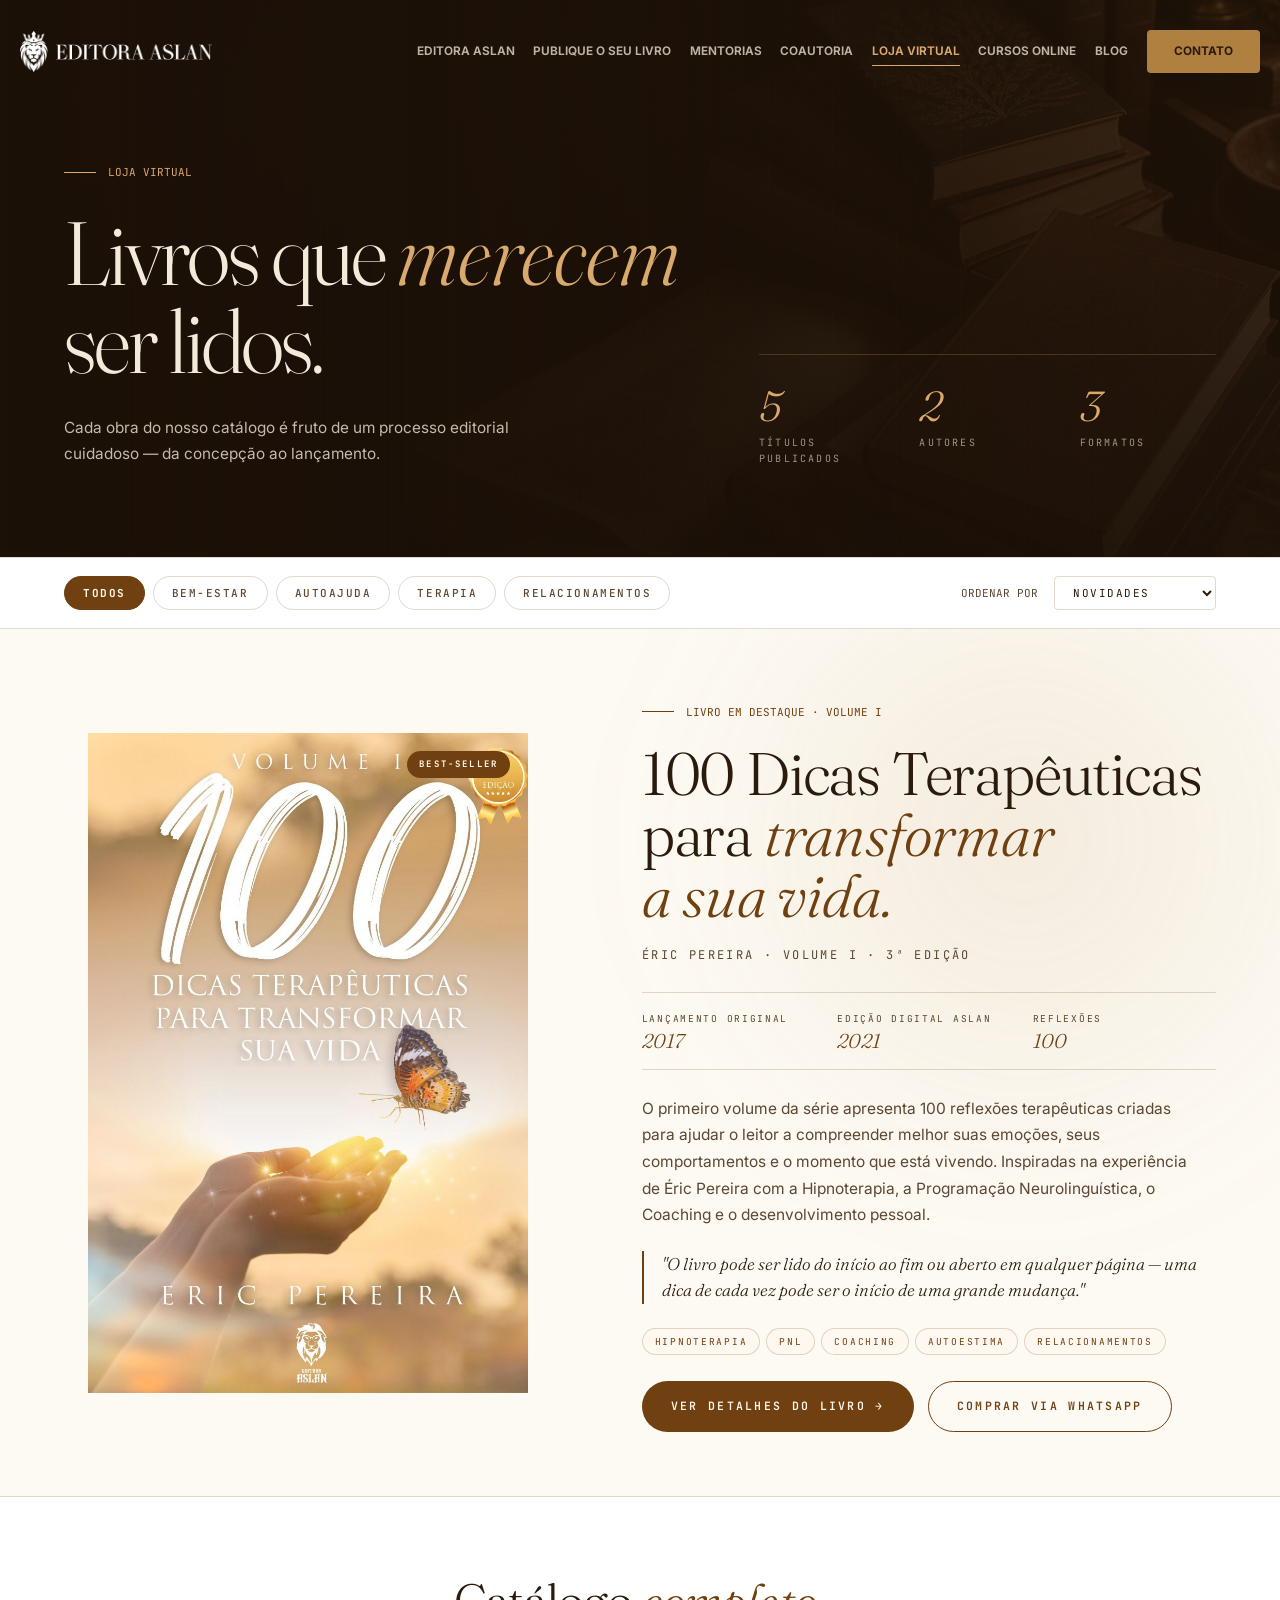
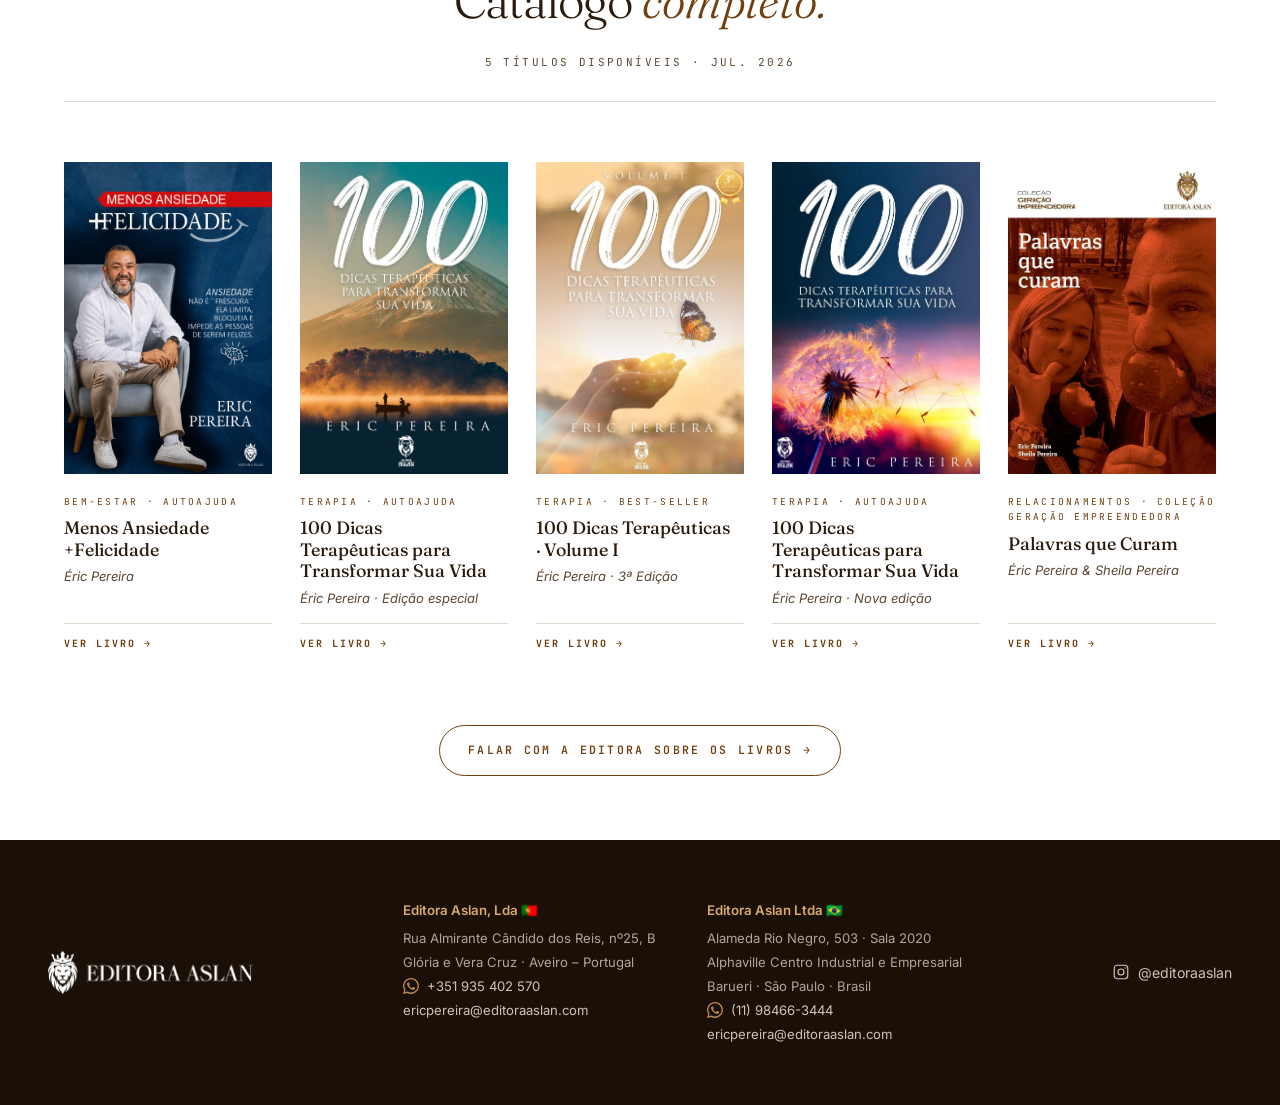
<file: loja.html>
<!DOCTYPE html>
<html lang="pt-BR">
<head>
  <meta charset="utf-8">
  <meta name="viewport" content="width=device-width, initial-scale=1">
  <title>Loja Virtual — Editora Aslan</title>
  <meta name="description" content="Catálogo editorial da Editora Aslan. Livros publicados no Brasil, em Portugal e na Europa.">
  <link rel="canonical" href="https://www.editoraaslan.com/loja">
  <link rel="icon" href="./uploads/logo.png">
  <link rel="preconnect" href="https://fonts.googleapis.com">
  <link rel="preconnect" href="https://fonts.gstatic.com" crossorigin>
  <link href="https://fonts.googleapis.com/css2?family=Fraunces:ital,opsz,wght@0,9..144,300..700;1,9..144,300..700&family=Inter:wght@400;500;600;700&family=JetBrains+Mono:wght@400;500&display=swap" rel="stylesheet">
  <link rel="stylesheet" href="./styles.css">
  <link rel="stylesheet" href="./assets/pages.css">
  <style>
    .lj3-mast { display: none !important; }
    :root {
      --lj3-paper: #FDFAF3;
      --lj3-paper-2: #EFE3CE;
      --lj3-paper-3: #E6D8BE;
      --lj3-ink: #2A1B0D;
      --lj3-ink-soft: #5B4732;
      --lj3-brown: #704010;
      --lj3-brown-2: #985821;
      --lj3-gold: #B08040;
      --lj3-gold-2: #D9A96E;
      --lj3-cream: #FFF6EC;
      --lj3-line: rgba(112, 64, 16, 0.20);
      --lj3-line-soft: rgba(112, 64, 16, 0.10);
      --lj3-mono: "JetBrains Mono", ui-monospace, monospace;
    }

    body.page.lj3 { background: #FFFFFF; color: var(--lj3-ink); }
    /* Sequência branco-bege alternada */
    .lj3-tools { background: rgba(255, 255, 255, 0.92) !important; }
    .lj3-featured { background: #FDFAF3 !important; }
    .lj3-catalog { background: #FFFFFF; }
    /* Links do nav em marrom no hero claro */
    body.page.lj3 .site-header .nav__item { color: var(--lj3-ink-soft) !important; }
    body.page.lj3 .site-header .nav__item:hover,
    body.page.lj3 .site-header .nav__item--active { color: var(--lj3-brown) !important; }
    body.page.lj3 .site-header .nav__item::after { background: var(--lj3-brown) !important; }
    body.page.lj3 .site-header .nav__cta {
      background: var(--lj3-brown) !important;
      color: var(--lj3-cream) !important;
      border-color: transparent !important;
    }
    body.page.lj3 .site-header .nav__cta:hover { background: var(--lj3-brown-2) !important; }

    /* =========== HERO / MASTHEAD — MARROM =========== */
    .lj3-hero {
      position: relative;
      padding: clamp(120px, 12vw, 180px) clamp(24px, 5vw, 72px) clamp(60px, 7vw, 100px);
      overflow: hidden;
      background:
        linear-gradient(90deg, rgba(27, 16, 7, 0.96) 0%, rgba(27, 16, 7, 0.9) 35%, rgba(27, 16, 7, 0.66) 66%, rgba(27, 16, 7, 0.46) 100%),
        linear-gradient(180deg, rgba(36, 22, 8, 0.7) 0%, rgba(27, 16, 7, 0.92) 100%),
        radial-gradient(60% 60% at 25% 20%, rgba(217, 169, 110, 0.14), transparent 55%),
        url("./uploads/loja-hero-books-bg.jpg") center right / cover no-repeat,
        #1B1007;
      color: #F3EBDA;
    }
    /* Inverter textos do hero loja */
    .lj3-hero .lj3-hero__label { color: var(--lj3-gold-2); }
    .lj3-hero .lj3-hero__label-line { background: var(--lj3-gold-2); }
    .lj3-hero .lj3-hero__title { color: #F3EBDA !important; }
    .lj3-hero .lj3-hero__title em { color: var(--lj3-gold-2) !important; }
    .lj3-hero .lj3-hero__lead { color: rgba(243,235,218,.78); }
    .lj3-hero .lj3-hero__stats { border-color: rgba(217,169,110,.22); }
    .lj3-hero .lj3-hero__stat-num { color: var(--lj3-gold-2); }
    .lj3-hero .lj3-hero__stat-label { color: rgba(243,235,218,.6); }
    /* Header pra fundo escuro */
    body.page.lj3 .site-header,
    body.page.lj3 .site-header--scrolled {
      background: transparent !important;
      border-bottom: none !important;
      backdrop-filter: none !important;
      -webkit-backdrop-filter: none !important;
      box-shadow: none !important;
    }
    body.page.lj3 .site-header .nav__item { color: rgba(243,235,218,.75) !important; }
    body.page.lj3 .site-header .nav__item:hover,
    body.page.lj3 .site-header .nav__item--active { color: var(--lj3-gold-2) !important; }
    body.page.lj3 .site-header .nav__item::after { background: var(--lj3-gold-2) !important; }
    body.page.lj3 .site-header .nav__cta {
      background: var(--lj3-gold) !important;
      color: var(--lj3-ink) !important;
    }
    .lj3-hero::before {
      content: "";
      position: absolute; inset: 0;
      background-image: repeating-linear-gradient(
        90deg,
        rgba(112, 64, 16, 0.03) 0px, rgba(112, 64, 16, 0.03) 1px,
        transparent 1px, transparent clamp(40px, 5vw, 72px)
      );
      pointer-events: none;
    }
    .lj3-hero__inner { position: relative; z-index: 1; max-width: 1320px; margin: 0 auto; }

    .lj3-mast {
      display: flex; align-items: center; justify-content: space-between;
      flex-wrap: wrap; gap: 20px;
      padding-bottom: 22px;
      border-bottom: 1px solid var(--lj3-line);
      font-family: var(--lj3-mono);
      font-size: 11px; letter-spacing: 0.22em;
      text-transform: uppercase;
      color: var(--lj3-ink-soft);
      margin-bottom: clamp(48px, 6vw, 80px);
    }
    .lj3-mast__left, .lj3-mast__center, .lj3-mast__right { display: flex; align-items: center; gap: 14px; }
    .lj3-mast__dot { color: var(--lj3-brown); }

    .lj3-hero__grid {
      display: grid;
      grid-template-columns: 1.15fr 0.85fr;
      gap: clamp(40px, 6vw, 90px);
      align-items: end;
    }
    @media (max-width: 900px) { .lj3-hero__grid { grid-template-columns: 1fr; } }

    .lj3-hero__label {
      display: inline-flex; align-items: center; gap: 12px;
      font-family: var(--lj3-mono);
      font-size: 11px; letter-spacing: 0.28em;
      text-transform: uppercase; color: var(--lj3-brown);
      margin-bottom: 28px;
    }
    .lj3-hero__label-line { width: 32px; height: 1px; background: var(--lj3-brown); }

    .lj3-hero__title {
      font-family: var(--font-display);
      font-size: clamp(48px, 7vw, 96px);
      font-weight: 300;
      line-height: 0.98;
      letter-spacing: -0.03em;
      color: var(--lj3-ink);
      margin: 0 0 30px;
    }
    .lj3-hero__title em { font-style: italic; color: var(--lj3-brown); }

    .lj3-hero__lead {
      font-size: clamp(15px, 1.2vw, 17px);
      line-height: 1.72;
      color: var(--lj3-ink-soft);
      max-width: 52ch;
      margin: 0;
    }

    .lj3-hero__stats {
      display: grid;
      grid-template-columns: 1fr 1fr 1fr;
      gap: 24px;
      padding-top: 30px;
      border-top: 1px solid var(--lj3-line);
    }
    .lj3-hero__stat-num {
      font-family: var(--font-display);
      font-size: clamp(28px, 3.4vw, 42px);
      font-style: italic; font-weight: 300;
      color: var(--lj3-brown);
      line-height: 1; margin-bottom: 8px;
    }
    .lj3-hero__stat-label {
      font-family: var(--lj3-mono);
      font-size: 10px; letter-spacing: 0.22em;
      text-transform: uppercase;
      color: var(--lj3-ink-soft);
    }

    /* =========== TOOLBAR / FILTROS =========== */
    .lj3-tools {
      position: sticky; top: 0; z-index: 20;
      background: rgba(253, 250, 243, 0.92);
      backdrop-filter: blur(14px);
      -webkit-backdrop-filter: blur(14px);
      border-top: 1px solid var(--lj3-line);
      border-bottom: 1px solid var(--lj3-line);
      padding: 18px clamp(24px, 5vw, 72px);
    }
    .lj3-tools__inner {
      max-width: 1320px; margin: 0 auto;
      display: flex; align-items: center; justify-content: space-between;
      flex-wrap: wrap; gap: 18px;
    }
    .lj3-filters { display: flex; align-items: center; gap: 8px; flex-wrap: wrap; }
    .lj3-chip {
      display: inline-flex; align-items: center;
      padding: 9px 18px;
      border-radius: 999px;
      border: 1px solid var(--lj3-line);
      background: transparent;
      color: var(--lj3-ink-soft);
      font-family: var(--lj3-mono);
      font-size: 11px; letter-spacing: 0.14em;
      text-transform: uppercase;
      cursor: pointer;
      transition: all 0.25s ease;
      font-weight: 500;
    }
    .lj3-chip:hover { color: var(--lj3-brown); border-color: var(--lj3-brown); }
    .lj3-chip--active {
      background: var(--lj3-brown);
      border-color: var(--lj3-brown);
      color: var(--lj3-cream);
      font-weight: 700;
    }
    .lj3-tools__right {
      display: flex; align-items: center; gap: 16px;
      font-family: var(--lj3-mono);
      font-size: 11px; letter-spacing: 0.18em;
      text-transform: uppercase; color: var(--lj3-ink-soft);
    }
    .lj3-sort {
      background: transparent; border: none;
      color: var(--lj3-ink);
      font-family: var(--lj3-mono);
      font-size: 11px; letter-spacing: 0.14em;
      text-transform: uppercase;
      cursor: pointer;
      padding: 8px 14px;
      border: 1px solid var(--lj3-line);
      border-radius: 4px;
    }
    .lj3-sort:hover { border-color: var(--lj3-brown); }

    /* =========== DESTAQUE =========== */
    .lj3-featured {
      padding: clamp(40px, 5vw, 64px) clamp(24px, 5vw, 72px);
      background: var(--lj3-paper-2);
      border-bottom: 1px solid var(--lj3-line);
      position: relative;
      overflow: hidden;
    }
    .lj3-featured::before {
      content: "";
      position: absolute;
      top: -20%; right: -10%;
      width: 60vw; height: 60vw;
      max-width: 900px; max-height: 900px;
      background: radial-gradient(circle, rgba(176, 128, 64, 0.14), transparent 65%);
      filter: blur(80px);
      pointer-events: none;
    }
    .lj3-featured__inner {
      max-width: 1320px; margin: 0 auto;
      display: grid;
      grid-template-columns: 0.85fr 1fr;
      gap: clamp(48px, 7vw, 100px);
      align-items: center;
      position: relative; z-index: 1;
    }
    @media (max-width: 900px) { .lj3-featured__inner { grid-template-columns: 1fr; } }

    .lj3-featured__book {
      position: relative;
      aspect-ratio: 2 / 3;
      max-width: 440px;
      width: 100%;
      margin: 0 auto;
      background: #FDFAF3;
      overflow: hidden;
    }
    .lj3-featured__book img {
      width: 100%; height: 100%;
      object-fit: cover; object-position: center;
      display: block;
    }
    .lj3-featured__book-crown {
      position: absolute;
      top: 18px; right: 18px;
      padding: 6px 12px;
      background: var(--lj3-brown);
      color: var(--lj3-cream);
      font-family: var(--lj3-mono);
      font-size: 9px; letter-spacing: 0.24em;
      text-transform: uppercase;
      z-index: 2;
      border-radius: 999px;
      font-weight: 700;
    }

    .lj3-featured__eyebrow {
      display: inline-flex; align-items: center; gap: 12px;
      font-family: var(--lj3-mono);
      font-size: 11px; letter-spacing: 0.28em;
      text-transform: uppercase; color: var(--lj3-brown);
      margin-bottom: 22px;
    }
    .lj3-featured__eyebrow-line { width: 32px; height: 1px; background: var(--lj3-brown); }

    .lj3-featured__title {
      font-family: var(--font-display);
      font-size: clamp(36px, 5vw, 60px);
      font-weight: 300; line-height: 1.02;
      letter-spacing: -0.02em;
      color: var(--lj3-ink);
      margin: 0 0 20px;
    }
    .lj3-featured__title em { font-style: italic; color: var(--lj3-brown); }

    .lj3-featured__author {
      font-family: var(--lj3-mono);
      font-size: 12px; letter-spacing: 0.2em;
      text-transform: uppercase;
      color: var(--lj3-ink-soft);
      margin-bottom: 26px;
    }

    .lj3-featured__meta {
      display: grid;
      grid-template-columns: repeat(3, 1fr);
      gap: 12px;
      padding: 18px 0;
      border-top: 1px solid var(--lj3-line);
      border-bottom: 1px solid var(--lj3-line);
      margin-bottom: 26px;
    }
    @media (max-width: 560px) { .lj3-featured__meta { grid-template-columns: 1fr 1fr; } }
    .lj3-featured__meta-item { display: flex; flex-direction: column; gap: 4px; }
    .lj3-featured__meta-label {
      font-family: var(--lj3-mono);
      font-size: 9.5px; letter-spacing: 0.18em;
      text-transform: uppercase;
      color: var(--lj3-ink-soft);
    }
    .lj3-featured__meta-value {
      font-family: var(--font-display);
      font-size: 20px; font-style: italic; font-weight: 300;
      color: var(--lj3-brown);
      line-height: 1;
    }

    .lj3-featured__desc {
      font-size: 15.5px;
      line-height: 1.72;
      color: var(--lj3-ink-soft);
      margin: 0 0 22px;
      max-width: 56ch;
    }
    .lj3-featured__quote {
      font-family: var(--font-display);
      font-style: italic; font-weight: 300;
      font-size: 17px; line-height: 1.55;
      color: var(--lj3-ink);
      padding-left: 18px;
      border-left: 2px solid var(--lj3-brown);
      margin: 0 0 24px;
      max-width: 52ch;
    }
    .lj3-featured__tags {
      display: flex; flex-wrap: wrap; gap: 6px;
      margin-bottom: 26px;
    }
    .lj3-featured__tag {
      display: inline-block;
      padding: 5px 12px;
      border: 1px solid var(--lj3-line);
      border-radius: 999px;
      font-family: var(--lj3-mono);
      font-size: 9.5px; letter-spacing: 0.18em;
      text-transform: uppercase;
      color: var(--lj3-brown);
      background: rgba(255, 246, 236, 0.4);
    }
    .lj3-featured__ctas { display: flex; gap: 14px; flex-wrap: wrap; }

    /* =========== CATÁLOGO GRID =========== */
    .lj3-catalog {
      padding: clamp(40px, 5vw, 64px) clamp(24px, 5vw, 72px);
    }
    .lj3-catalog__inner { max-width: 1320px; margin: 0 auto; }
    .lj3-catalog__head {
      display: flex; flex-direction: column;
      align-items: center; text-align: center;
      gap: 12px;
      padding-bottom: 30px;
      border-bottom: 1px solid var(--lj3-line);
      margin-bottom: clamp(40px, 5vw, 60px);
    }
    .lj3-catalog__title {
      font-family: var(--font-display);
      font-size: clamp(30px, 4vw, 48px);
      font-weight: 300; letter-spacing: -0.02em;
      color: var(--lj3-ink);
      margin: 0;
    }
    .lj3-catalog__title em { font-style: italic; color: var(--lj3-brown); }
    .lj3-catalog__meta {
      font-family: var(--lj3-mono);
      font-size: 11px; letter-spacing: 0.22em;
      text-transform: uppercase;
      color: var(--lj3-ink-soft);
    }

    .lj3-grid {
      display: grid;
      grid-template-columns: repeat(5, 1fr);
      gap: clamp(28px, 3vw, 44px) clamp(20px, 2.2vw, 32px);
    }
    @media (max-width: 1240px) { .lj3-grid { grid-template-columns: repeat(4, 1fr); } }
    @media (max-width: 1000px) { .lj3-grid { grid-template-columns: repeat(3, 1fr); } }
    @media (max-width: 720px)  { .lj3-grid { grid-template-columns: repeat(2, 1fr); } }
    @media (max-width: 460px)  { .lj3-grid { grid-template-columns: 1fr; } }

    .lj3-book {
      display: flex; flex-direction: column;
      transition: transform 0.4s cubic-bezier(0.16, 1, 0.3, 1);
    }
    .lj3-book:hover { transform: translateY(-6px); }
    .lj3-book__link {
      text-decoration: none; color: inherit;
      display: block;
    }
    .lj3-book__link:hover .lj3-book__title { color: var(--lj3-brown); }
    /* Cover é link para a página do livro */
    a.lj3-book__cover {
      cursor: pointer;
      text-decoration: none;
      color: inherit;
    }

    .lj3-book__cover {
      position: relative;
      aspect-ratio: 2 / 3;
      overflow: hidden;
      background: #FDFAF3;
      transition: transform 0.4s ease;
      margin-bottom: 20px;
    }
    .lj3-book__cover img {
      width: 100%; height: 100%;
      object-fit: cover; object-position: center;
      display: block;
    }

    .lj3-book__genre {
      font-family: var(--lj3-mono);
      font-size: 9.5px; letter-spacing: 0.24em;
      text-transform: uppercase;
      color: var(--lj3-brown);
      margin-bottom: 8px;
    }
    .lj3-book__title {
      font-family: var(--font-display);
      font-size: clamp(16px, 1.4vw, 19px);
      font-weight: 460; line-height: 1.2;
      color: var(--lj3-ink);
      margin: 0 0 6px;
    }
    .lj3-book__author {
      font-size: 13px;
      color: var(--lj3-ink-soft);
      margin-bottom: 14px;
      font-style: italic;
    }
    .lj3-book__footer {
      display: flex; align-items: center; justify-content: space-between;
      margin-top: auto;
      padding-top: 12px;
      border-top: 1px solid var(--lj3-line);
    }
    .lj3-book__buy {
      font-family: var(--lj3-mono);
      font-size: 10px; letter-spacing: 0.2em;
      text-transform: uppercase;
      color: var(--lj3-brown);
      font-weight: 700;
      transition: gap 0.3s;
      display: inline-flex; align-items: center; gap: 6px;
      text-decoration: none;
    }
    .lj3-book:hover .lj3-book__buy { gap: 12px; color: var(--lj3-brown-2); }

    /* =========== BUTTONS =========== */
    .lj3-btn {
      display: inline-flex; align-items: center; gap: 10px;
      padding: 15px 28px; border-radius: 999px;
      font-family: var(--lj3-mono); font-size: 11.5px; letter-spacing: 0.2em;
      text-transform: uppercase; text-decoration: none;
      transition: background 0.3s, transform 0.3s, color 0.3s, border-color 0.3s;
      font-weight: 600;
      border: 1px solid transparent;
      cursor: pointer;
    }
    .lj3-btn--gold { background: var(--lj3-brown); color: var(--lj3-cream); }
    .lj3-btn--gold:hover { background: var(--lj3-brown-2); transform: translateY(-2px); }
    .lj3-btn--ghost { border-color: var(--lj3-brown); color: var(--lj3-brown); background: transparent; }
    .lj3-btn--ghost:hover { background: var(--lj3-brown); color: var(--lj3-cream); transform: translateY(-2px); }

    .lj3-featured__book,
    .lj3-book__cover {
      cursor: zoom-in;
    }
    .lj3-featured__book:focus-visible {
      outline: 2px solid var(--lj3-brown);
      outline-offset: 5px;
    }
    body.lj3-lightbox-open { overflow: hidden; }
    .lj3-lightbox[hidden] { display: none; }
    .lj3-lightbox {
      position: fixed;
      inset: 0;
      z-index: 2000;
      display: grid;
      place-items: center;
      padding: clamp(20px, 4vw, 52px);
      background: rgba(27, 16, 7, 0.78);
      backdrop-filter: blur(10px);
      -webkit-backdrop-filter: blur(10px);
    }
    .lj3-lightbox__panel {
      position: relative;
      width: min(92vw, 520px);
      max-height: 88vh;
      display: grid;
      place-items: center;
    }
    .lj3-lightbox__image {
      display: block;
      max-width: 100%;
      max-height: 88vh;
      object-fit: contain;
      background: #FDFAF3;
      box-shadow: 0 28px 72px rgba(0,0,0,.42);
    }
    .lj3-lightbox__close {
      position: absolute;
      top: -14px;
      right: -14px;
      width: 42px;
      height: 42px;
      border: 1px solid rgba(255,246,236,.28);
      border-radius: 50%;
      background: var(--lj3-brown);
      color: var(--lj3-cream);
      font-size: 28px;
      line-height: 1;
      cursor: pointer;
      display: grid;
      place-items: center;
    }
    .lj3-lightbox__close:hover { background: var(--lj3-brown-2); }
  </style>
</head>
<body class="page lj3">

  <header class="site-header">
    <div class="site-header__inner">
      <a class="brand" href="/">
        <img class="brand__logo" src="./uploads/logos/ASLAN_Logo_V2_W.png" alt="Editora Aslan" width="220" height="55">
      </a>
      <nav class="nav" id="nav" aria-label="Navegação principal">
        <a class="nav__item" href="/">Editora Aslan</a>
        <a class="nav__item" href="/publique-o-seu-livro">Publique o seu livro</a>
        <a class="nav__item" href="/mentorias">Mentorias</a>
        <a class="nav__item" href="/coautoria">Coautoria</a>
        <a class="nav__item nav__item--active" href="/loja" aria-current="page">Loja Virtual</a>
        <a class="nav__item" href="/cursos">Cursos Online</a>
        <a class="nav__item" href="/blog">Blog</a>
        <a class="nav__cta" href="/contato">Contato</a>
      </nav>
      <button class="nav-toggle" id="nav-toggle" aria-expanded="false" aria-controls="nav" aria-label="Abrir menu">
        <span class="nav-toggle__bar"></span>
        <span class="nav-toggle__bar"></span>
        <span class="nav-toggle__bar"></span>
      </button>
    </div>
  </header>

  <main>

    <!-- ============ HERO ============ -->
    <section class="lj3-hero">
      <div class="lj3-hero__inner">
        <div class="lj3-hero__grid">
          <div>
            <div class="lj3-hero__label">
              <span class="lj3-hero__label-line" aria-hidden="true"></span>
              <span>Loja Virtual</span>
            </div>
            <h1 class="lj3-hero__title">Livros que <em>merecem</em><br>ser lidos.</h1>
            <p class="lj3-hero__lead">Cada obra do nosso catálogo é fruto de um processo editorial cuidadoso — da concepção ao lançamento.</p>
          </div>

          <div class="lj3-hero__stats">
            <div>
              <div class="lj3-hero__stat-num">5</div>
              <div class="lj3-hero__stat-label">Títulos publicados</div>
            </div>
            <div>
              <div class="lj3-hero__stat-num">2</div>
              <div class="lj3-hero__stat-label">Autores</div>
            </div>
            <div>
              <div class="lj3-hero__stat-num">3</div>
              <div class="lj3-hero__stat-label">Formatos</div>
            </div>
          </div>
        </div>
      </div>
    </section>

    <!-- ============ TOOLBAR / FILTROS ============ -->
    <section class="lj3-tools">
      <div class="lj3-tools__inner">
        <div class="lj3-filters">
          <button class="lj3-chip lj3-chip--active" type="button">Todos</button>
          <button class="lj3-chip" type="button">Bem-estar</button>
          <button class="lj3-chip" type="button">Autoajuda</button>
          <button class="lj3-chip" type="button">Terapia</button>
          <button class="lj3-chip" type="button">Relacionamentos</button>
        </div>
        <div class="lj3-tools__right">
          <span>Ordenar por</span>
          <select class="lj3-sort" aria-label="Ordenar por">
            <option>Novidades</option>
            <option>Mais vendidos</option>
            <option>Título A–Z</option>
          </select>
        </div>
      </div>
    </section>

    <!-- ============ DESTAQUE ============ -->
    <section class="lj3-featured">
      <div class="lj3-featured__inner">

        <div class="lj3-featured__book">
          <span class="lj3-featured__book-crown">Best-seller</span>
          <img src="./uploads/livros/livro-3.jpeg" alt="100 Dicas Terapêuticas para Transformar Sua Vida — Volume I · 3ª Edição, de Éric Pereira">
        </div>

        <div class="lj3-featured__body">
          <div class="lj3-featured__eyebrow">
            <span class="lj3-featured__eyebrow-line" aria-hidden="true"></span>
            <span>Livro em destaque · Volume I</span>
          </div>
          <h2 class="lj3-featured__title">100 Dicas Terapêuticas para <em>transformar a sua vida.</em></h2>
          <p class="lj3-featured__author">Éric Pereira · Volume I · 3ª Edição</p>

          <div class="lj3-featured__meta">
            <div class="lj3-featured__meta-item">
              <span class="lj3-featured__meta-label">Lançamento original</span>
              <span class="lj3-featured__meta-value">2017</span>
            </div>
            <div class="lj3-featured__meta-item">
              <span class="lj3-featured__meta-label">Edição digital Aslan</span>
              <span class="lj3-featured__meta-value">2021</span>
            </div>
            <div class="lj3-featured__meta-item">
              <span class="lj3-featured__meta-label">Reflexões</span>
              <span class="lj3-featured__meta-value">100</span>
            </div>
          </div>

          <p class="lj3-featured__desc">O primeiro volume da série apresenta 100 reflexões terapêuticas criadas para ajudar o leitor a compreender melhor suas emoções, seus comportamentos e o momento que está vivendo. Inspiradas na experiência de Éric Pereira com a Hipnoterapia, a Programação Neurolinguística, o Coaching e o desenvolvimento pessoal.</p>

          <p class="lj3-featured__quote">"O livro pode ser lido do início ao fim ou aberto em qualquer página — uma dica de cada vez pode ser o início de uma grande mudança."</p>

          <div class="lj3-featured__tags">
            <span class="lj3-featured__tag">Hipnoterapia</span>
            <span class="lj3-featured__tag">PNL</span>
            <span class="lj3-featured__tag">Coaching</span>
            <span class="lj3-featured__tag">Autoestima</span>
            <span class="lj3-featured__tag">Relacionamentos</span>
          </div>

          <div class="lj3-featured__ctas">
            <a class="lj3-btn lj3-btn--gold" href="/livro-100-dicas-volume-1">Ver detalhes do livro →</a>
            <a class="lj3-btn lj3-btn--ghost" href="https://wa.me/351935402570?text=Ol%C3%A1%21%20Quero%20comprar%20o%20livro%20100%20Dicas%20Terap%C3%AAuticas%20-%20Volume%20I%20-%203%C2%AA%20Edi%C3%A7%C3%A3o" target="_blank" rel="noopener">Comprar via WhatsApp</a>
          </div>
        </div>
      </div>
    </section>

    <!-- ============ CATÁLOGO ============ -->
    <section class="lj3-catalog" id="catalogo">
      <div class="lj3-catalog__inner">

        <div class="lj3-catalog__head">
          <h2 class="lj3-catalog__title">Catálogo <em>completo.</em></h2>
          <span class="lj3-catalog__meta">5 títulos disponíveis · jul. 2026</span>
        </div>

        <div class="lj3-grid">

          <!-- Livro 01 · Menos Ansiedade +Felicidade -->
          <article class="lj3-book">
            <a class="lj3-book__cover" href="/livro-menos-ansiedade">
              <img src="./uploads/livros/livro-1.png" alt="Menos Ansiedade +Felicidade — Éric Pereira" loading="lazy">
            </a>
            <a class="lj3-book__link" href="/livro-menos-ansiedade">
              <p class="lj3-book__genre">Bem-estar · Autoajuda</p>
              <h3 class="lj3-book__title">Menos Ansiedade +Felicidade</h3>
              <p class="lj3-book__author">Éric Pereira</p>
            </a>
            <div class="lj3-book__footer">
              <a class="lj3-book__buy" href="/livro-menos-ansiedade">Ver livro →</a>
            </div>
          </article>

          <!-- Livro 02 · 100 Dicas Terapêuticas Edição Especial -->
          <article class="lj3-book">
            <a class="lj3-book__cover" href="/livro-100-dicas-especial">
              <img src="./uploads/livros/livro-2.png" alt="100 Dicas Terapêuticas para Transformar Sua Vida — Éric Pereira" loading="lazy">
            </a>
            <a class="lj3-book__link" href="/livro-100-dicas-especial">
              <p class="lj3-book__genre">Terapia · Autoajuda</p>
              <h3 class="lj3-book__title">100 Dicas Terapêuticas para Transformar Sua Vida</h3>
              <p class="lj3-book__author">Éric Pereira · Edição especial</p>
            </a>
            <div class="lj3-book__footer">
              <a class="lj3-book__buy" href="/livro-100-dicas-especial">Ver livro →</a>
            </div>
          </article>

          <!-- Livro 03 · Volume I · 3ª Edição -->
          <article class="lj3-book">
            <a class="lj3-book__cover" href="/livro-100-dicas-volume-1">
              <img src="./uploads/livros/livro-3.jpeg" alt="100 Dicas Terapêuticas — Volume I · 3ª Edição — Éric Pereira" loading="lazy">
            </a>
            <a class="lj3-book__link" href="/livro-100-dicas-volume-1">
              <p class="lj3-book__genre">Terapia · Best-seller</p>
              <h3 class="lj3-book__title">100 Dicas Terapêuticas · Volume I</h3>
              <p class="lj3-book__author">Éric Pereira · 3ª Edição</p>
            </a>
            <div class="lj3-book__footer">
              <a class="lj3-book__buy" href="/livro-100-dicas-volume-1">Ver livro →</a>
            </div>
          </article>

          <!-- Livro 04 · Nova Edição -->
          <article class="lj3-book">
            <a class="lj3-book__cover" href="/livro-100-dicas-nova-edicao">
              <img src="./uploads/livros/livro-4.png" alt="100 Dicas Terapêuticas para Transformar Sua Vida — Éric Pereira" loading="lazy">
            </a>
            <a class="lj3-book__link" href="/livro-100-dicas-nova-edicao">
              <p class="lj3-book__genre">Terapia · Autoajuda</p>
              <h3 class="lj3-book__title">100 Dicas Terapêuticas para Transformar Sua Vida</h3>
              <p class="lj3-book__author">Éric Pereira · Nova edição</p>
            </a>
            <div class="lj3-book__footer">
              <a class="lj3-book__buy" href="/livro-100-dicas-nova-edicao">Ver livro →</a>
            </div>
          </article>

          <!-- Livro 05 · Palavras que Curam -->
          <article class="lj3-book">
            <a class="lj3-book__cover" href="/livro-palavras-que-curam">
              <img src="./uploads/livros/livro-5.png" alt="Palavras que Curam — Éric Pereira e Sheila Pereira" loading="lazy">
            </a>
            <a class="lj3-book__link" href="/livro-palavras-que-curam">
              <p class="lj3-book__genre">Relacionamentos · Coleção Geração Empreendedora</p>
              <h3 class="lj3-book__title">Palavras que Curam</h3>
              <p class="lj3-book__author">Éric Pereira &amp; Sheila Pereira</p>
            </a>
            <div class="lj3-book__footer">
              <a class="lj3-book__buy" href="/livro-palavras-que-curam">Ver livro →</a>
            </div>
          </article>

        </div>

        <div style="text-align: center; margin-top: clamp(48px, 6vw, 72px);">
          <a class="lj3-btn lj3-btn--ghost" href="https://wa.me/351935402570?text=Ol%C3%A1%21%20Gostaria%20de%20informa%C3%A7%C3%B5es%20sobre%20os%20livros%20da%20Editora%20Aslan">Falar com a editora sobre os livros →</a>
        </div>
      </div>
    </section>

  </main>

  <footer class="site-footer">
    <div class="site-footer__inner">
      <div class="site-footer__brand">
        <img class="site-footer__logo" src="./uploads/logos/ASLAN_Logo_V2_W.png" alt="Editora Aslan" width="200" height="50">
      </div>
      <div class="site-footer__addresses">
        <address class="site-footer__address">
          <strong class="site-footer__address-title">Editora Aslan, Lda 🇵🇹</strong>
          <span>Rua Almirante Cândido dos Reis, nº25, B</span>
          <span>Glória e Vera Cruz · Aveiro – Portugal</span>
          <a class="site-footer__link site-footer__phone" href="https://wa.me/351935402570">+351 935 402 570</a>
          <a class="site-footer__link" href="mailto:ericpereira@editoraaslan.com">ericpereira@editoraaslan.com</a>
        </address>
        <address class="site-footer__address">
          <strong class="site-footer__address-title">Editora Aslan Ltda 🇧🇷</strong>
          <span>Alameda Rio Negro, 503 · Sala 2020</span>
          <span>Alphaville Centro Industrial e Empresarial</span>
          <span>Barueri · São Paulo · Brasil</span>
          <a class="site-footer__link site-footer__phone" href="https://wa.me/5511984663444">(11) 98466-3444</a>
          <a class="site-footer__link" href="mailto:ericpereira@editoraaslan.com">ericpereira@editoraaslan.com</a>
        </address>
      </div>
      <div class="site-footer__social-col">
        <a class="site-footer__link site-footer__social" href="https://www.instagram.com/editoraaslan/" target="_blank" rel="noopener noreferrer">
          <svg width="18" height="18" viewBox="0 0 24 24" fill="none" stroke="currentColor" stroke-width="1.6" aria-hidden="true"><rect x="3" y="3" width="18" height="18" rx="4"/><circle cx="12" cy="12" r="4"/><circle cx="17.5" cy="6.5" r="1" fill="currentColor" stroke="none"/></svg>
          @editoraaslan
        </a>
      </div>
    </div>
  </footer>


  <script src="./assets/site.js"></script>
  <script>
    document.querySelectorAll('.lj3-chip').forEach(chip => {
      chip.addEventListener('click', () => {
        document.querySelectorAll('.lj3-chip').forEach(c => c.classList.remove('lj3-chip--active'));
        chip.classList.add('lj3-chip--active');
      });
    });
  </script>
</body>
</html>
</file>
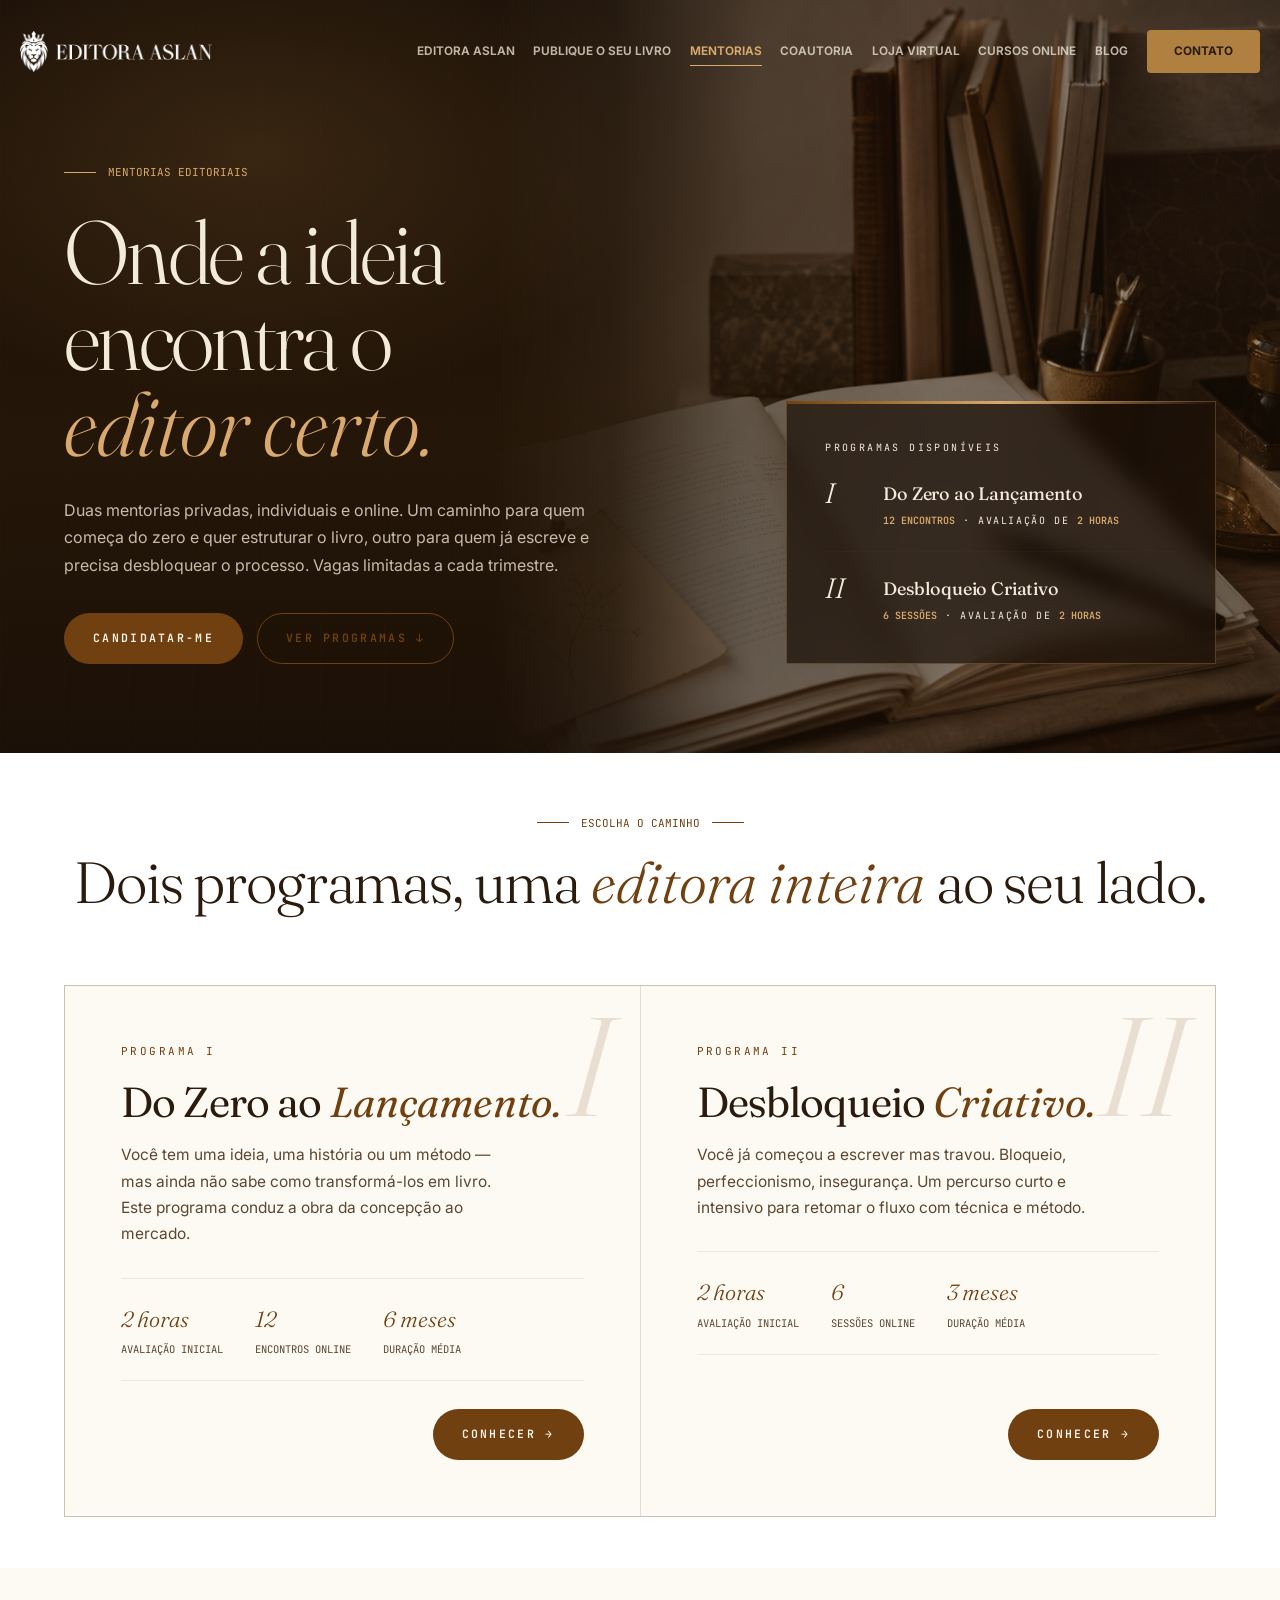
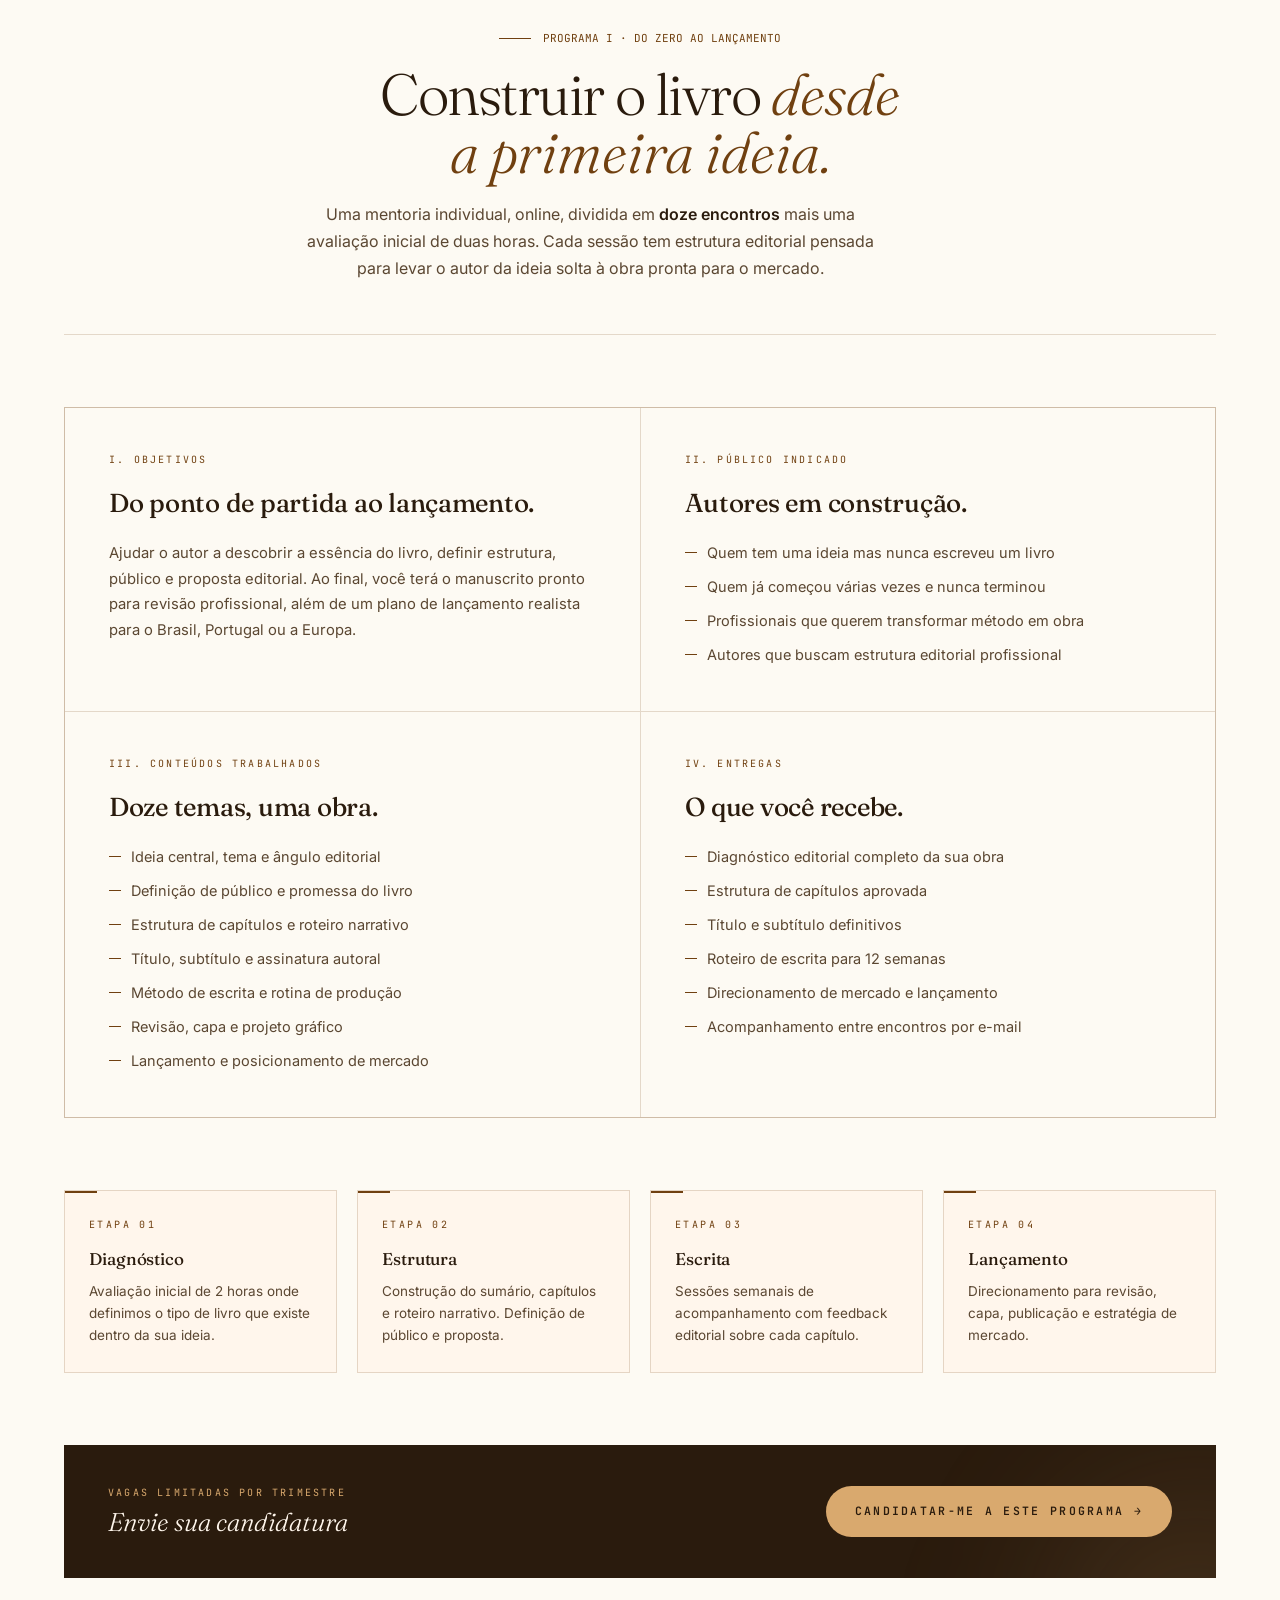
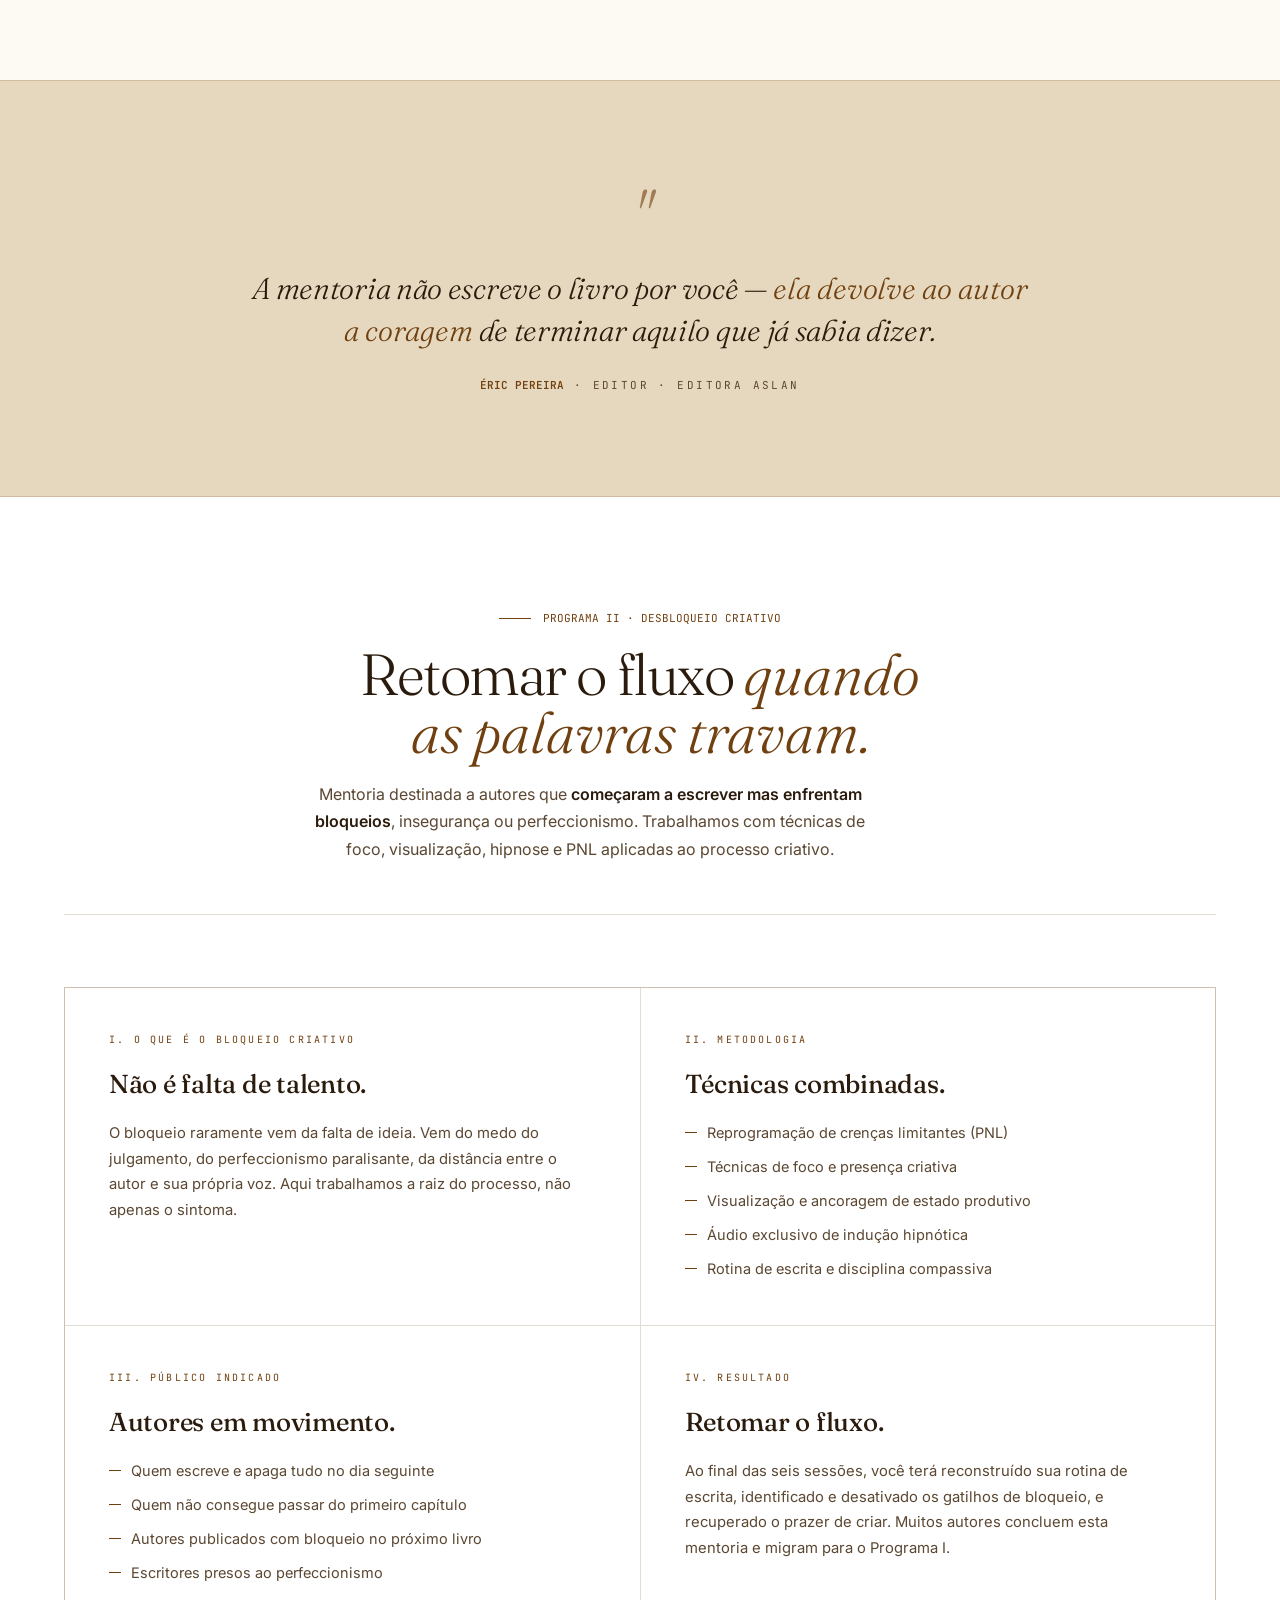
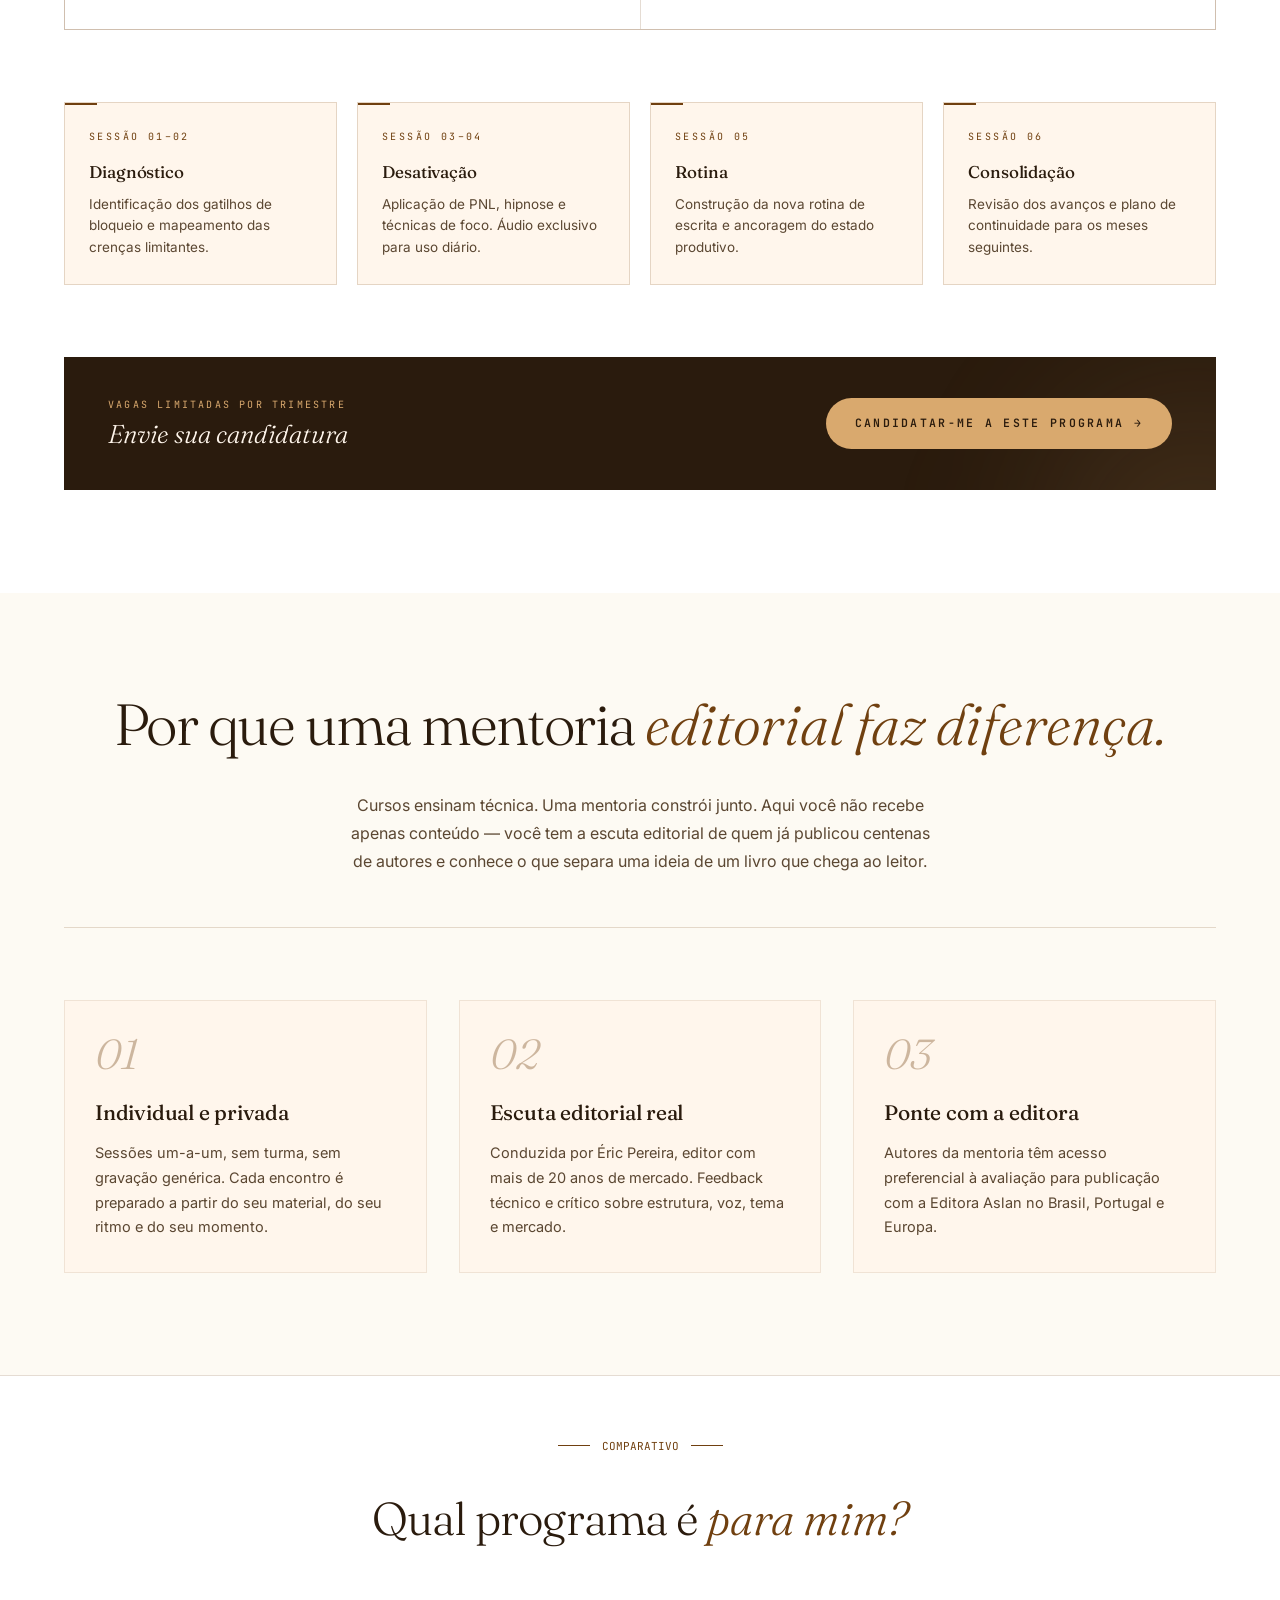
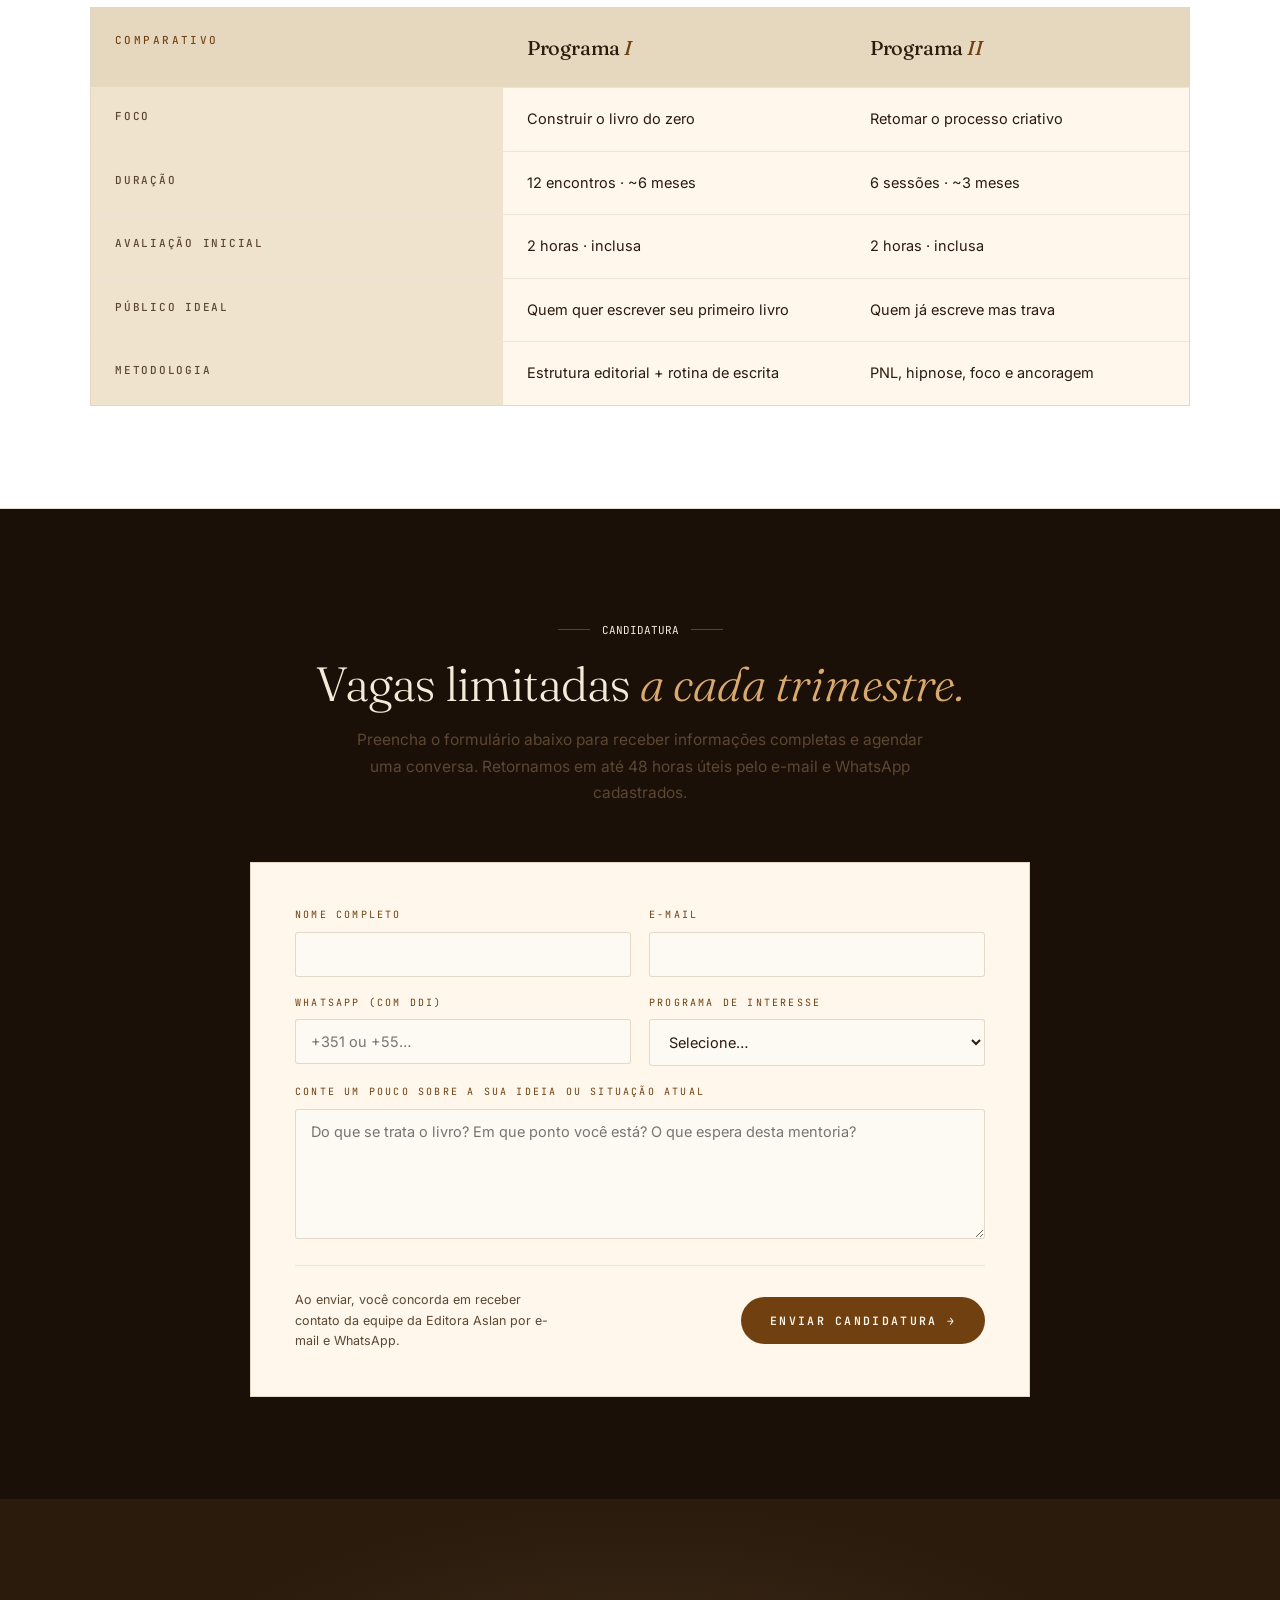
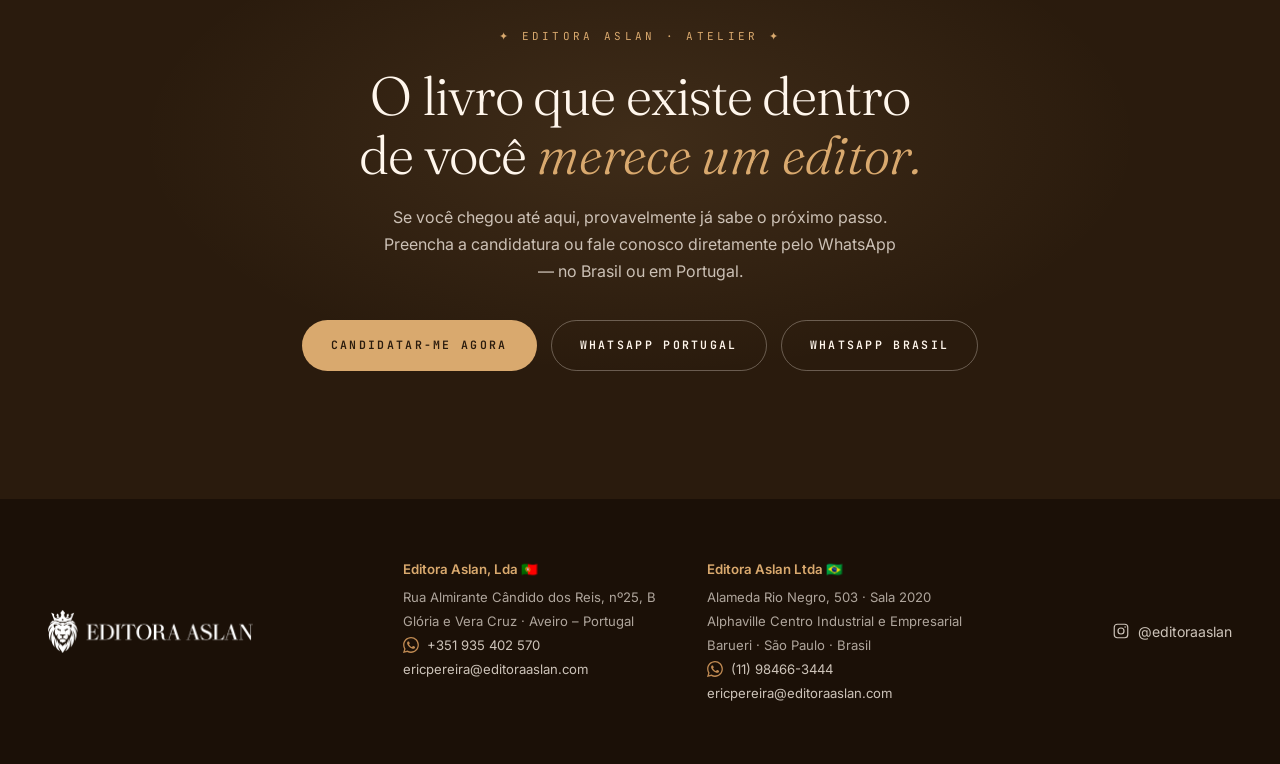
<file: mentorias.html>
<!DOCTYPE html>
<html lang="pt-BR">
<head>
  <meta charset="utf-8">
  <meta name="viewport" content="width=device-width, initial-scale=1">
  <title>Mentorias — Editora Aslan</title>
  <meta name="description" content="Duas mentorias editoriais individuais: Do Zero ao Lançamento e Desbloqueio Criativo. Metodologia, valores e candidatura.">
  <link rel="canonical" href="https://www.editoraaslan.com/mentorias">
  <link rel="icon" href="./uploads/logo.png">
  <link rel="preconnect" href="https://fonts.googleapis.com">
  <link rel="preconnect" href="https://fonts.gstatic.com" crossorigin>
  <link href="https://fonts.googleapis.com/css2?family=Fraunces:ital,opsz,wght@0,9..144,300..700;1,9..144,300..700&family=Inter:wght@400;500;600;700&family=JetBrains+Mono:wght@400;500&display=swap" rel="stylesheet">
  <link rel="stylesheet" href="./styles.css">
  <link rel="stylesheet" href="./assets/pages.css">
  <style>
    .mn-mast { display: none !important; }
    /* =============================================================
       MENTORIAS — Redesign editorial premium
       Prefixo total: .mn-
       ============================================================= */
    :root {
      --mn-paper: #FDFAF3;
      --mn-paper-2: #EFE3CE;
      --mn-paper-3: #E6D8BE;
      --mn-ink: #2A1B0D;
      --mn-ink-soft: #5B4732;
      --mn-brown: #704010;
      --mn-brown-2: #985821;
      --mn-gold: #B08040;
      --mn-gold-2: #D9A96E;
      --mn-cream: #FFF6EC;
      --mn-line: rgba(112, 64, 16, 0.18);
      --mn-line-soft: rgba(112, 64, 16, 0.10);
      --mn-mono: "JetBrains Mono", ui-monospace, monospace;
    }

    body.page.mn { background: #FFFFFF; color: var(--mn-ink); }
    /* Sequência branco-bege alternada */
    .mn-programs { background: #FFFFFF !important; }
    .mn-detail { background: #FDFAF3 !important; }
    #programa-ii.mn-detail { background: #FFFFFF !important; }
    .mn-method { background: #FDFAF3 !important; }
    .mn-compare { background: #FFFFFF !important; }
    .mn-apply { background: #1B1007 !important; color: #F3EBDA; }
    .mn-apply .mn-apply__title, .mn-apply .mn-apply__label { color: #F3EBDA; }
    .mn-apply .mn-apply__title em { color: #D9A96E; }
    /* Header para hero marrom */
    body.page.mn .site-header,
    body.page.mn .site-header--scrolled {
      background: transparent !important;
      border-bottom: none !important;
      backdrop-filter: none !important;
      -webkit-backdrop-filter: none !important;
      box-shadow: none !important;
    }
    body.page.mn .site-header .nav__item { color: rgba(243,235,218,.75) !important; }
    body.page.mn .site-header .nav__item:hover,
    body.page.mn .site-header .nav__item--active { color: var(--mn-gold-2) !important; }
    body.page.mn .site-header .nav__item::after { background: var(--mn-gold-2) !important; }
    body.page.mn .site-header .nav__cta {
      background: var(--mn-gold) !important;
      color: var(--mn-ink) !important;
      border-color: transparent !important;
    }
    body.page.mn .site-header .nav__cta:hover { background: var(--mn-gold-2) !important; }

    /* Fix hero overlap */
    body.page.mn .mn-hero + .mn-programs {
      position: relative;
      z-index: 1;
      background: #ffffff;
    }

    /* ============ HERO EDITORIAL ============ */
    .mn-hero {
      --mn-hero-image-opacity: 0.52;
      --mn-hero-image-position: right center;
      --mn-hero-image-size: cover;
      position: relative;
      isolation: isolate;
      padding: clamp(120px, 12vw, 180px) clamp(24px, 5vw, 72px) clamp(60px, 7vw, 100px);
      overflow: hidden;
      background:
        radial-gradient(60% 60% at 20% 20%, rgba(176, 128, 64, 0.18), transparent 55%),
        radial-gradient(50% 60% at 85% 90%, rgba(112, 64, 16, 0.15), transparent 55%),
        linear-gradient(180deg, #1B1007 0%, #241608 60%, #1B1007 100%);
      color: #F3EBDA;
    }
    /* Inverter cores dos textos e elementos dentro do hero marrom */
    .mn-hero .mn-mast { color: rgba(243,235,218,.65); border-color: rgba(217,169,110,.22); }
    .mn-hero .mn-mast b { color: #F3EBDA; }
    .mn-hero .mn-mast__dot { color: var(--mn-gold-2); }
    .mn-hero .mn-hero__eyebrow { color: var(--mn-gold-2); }
    .mn-hero .mn-hero__eyebrow-line { background: var(--mn-gold-2); }
    .mn-hero .mn-hero__title { color: #F3EBDA !important; }
    .mn-hero .mn-hero__title em { color: var(--mn-gold-2) !important; }
    .mn-hero .mn-hero__lead { color: rgba(243,235,218,.78); }
    .mn-hero .mn-hero__card { background: rgba(27,16,7,.72); border-color: rgba(217,169,110,.28); backdrop-filter: blur(10px); }
    .mn-hero .mn-hero__card * { color: #F3EBDA; }
    .mn-hero .mn-hero__card em, .mn-hero .mn-hero__card b { color: var(--mn-gold-2); }
    .mn-hero::before {
      content: "";
      position: absolute; inset: 0;
      background-image: repeating-linear-gradient(
        90deg,
        rgba(112, 64, 16, 0.03) 0px,
        rgba(112, 64, 16, 0.03) 1px,
        transparent 1px,
        transparent clamp(40px, 5vw, 72px)
      );
      pointer-events: none;
      z-index: 1;
    }
    .mn-hero::after {
      content: "";
      position: absolute;
      inset: 0 0 0 38%;
      background-image: url("./uploads/mentorias-hero-editor.png");
      background-position: var(--mn-hero-image-position);
      background-repeat: no-repeat;
      background-size: var(--mn-hero-image-size);
      filter: saturate(0.9) contrast(0.98);
      opacity: var(--mn-hero-image-opacity);
      pointer-events: none;
      z-index: 0;
      -webkit-mask-image: linear-gradient(90deg, transparent 0%, rgba(0, 0, 0, 0.16) 16%, rgba(0, 0, 0, 0.72) 34%, #000 58%);
      mask-image: linear-gradient(90deg, transparent 0%, rgba(0, 0, 0, 0.16) 16%, rgba(0, 0, 0, 0.72) 34%, #000 58%);
    }
    .mn-hero__inner {
      position: relative; z-index: 1;
      max-width: 1320px; margin: 0 auto;
    }
    .mn-mast {
      display: flex; justify-content: space-between; align-items: center;
      flex-wrap: wrap; gap: 20px;
      padding-bottom: 22px;
      border-bottom: 1px solid var(--mn-line);
      font-family: var(--mn-mono);
      font-size: 11px; letter-spacing: 0.22em;
      text-transform: uppercase;
      color: var(--mn-ink-soft);
      margin-bottom: clamp(50px, 6vw, 80px);
    }
    .mn-mast__left, .mn-mast__mid, .mn-mast__right {
      display: flex; align-items: center; gap: 14px;
    }
    .mn-mast__dot { color: var(--mn-brown); }
    .mn-mast b { color: var(--mn-ink); font-weight: 600; }

    .mn-hero__grid {
      display: grid;
      grid-template-columns: 1.2fr 0.8fr;
      gap: clamp(40px, 6vw, 90px);
      align-items: end;
    }
    @media (max-width: 900px) {
      .mn-hero {
        --mn-hero-image-opacity: 0.32;
        --mn-hero-image-position: 62% top;
        --mn-hero-image-size: 960px auto;
      }

      .mn-hero::after {
        inset: 0;
        -webkit-mask-image: linear-gradient(180deg, #000 0%, rgba(0, 0, 0, 0.72) 24%, transparent 60%);
        mask-image: linear-gradient(180deg, #000 0%, rgba(0, 0, 0, 0.72) 24%, transparent 60%);
      }

      .mn-hero__grid { grid-template-columns: 1fr; }

      .mn-hero__card { display: none; }
    }

    .mn-hero__eyebrow {
      display: inline-flex; align-items: center; gap: 12px;
      font-family: var(--mn-mono);
      font-size: 11px; letter-spacing: 0.28em;
      text-transform: uppercase; color: var(--mn-brown);
      margin-bottom: 28px;
    }
    .mn-hero__eyebrow-line { width: 32px; height: 1px; background: var(--mn-brown); }

    .mn-hero__title {
      font-family: var(--font-display);
      font-size: clamp(48px, 7vw, 100px);
      font-weight: 300;
      line-height: 0.96;
      letter-spacing: -0.03em;
      color: var(--mn-ink);
      margin: 0 0 30px;
    }
    .mn-hero__title em { font-style: italic; color: var(--mn-brown); }

    .mn-hero__lead {
      font-size: clamp(16px, 1.25vw, 18px);
      line-height: 1.7;
      color: var(--mn-ink-soft);
      max-width: 54ch;
      margin: 0 0 34px;
    }

    .mn-hero__ctas { display: flex; gap: 14px; flex-wrap: wrap; }

    /* Card lateral — resumo dos programas */
    .mn-hero__card {
      background: rgba(255, 246, 236, 0.92);
      border: 1px solid var(--mn-line);
      box-shadow: 0 28px 70px rgba(42, 27, 13, 0.14);
      padding: clamp(30px, 3vw, 44px);
      position: relative;
      backdrop-filter: blur(8px);
      -webkit-backdrop-filter: blur(8px);
    }
    .mn-hero__card::before {
      content: "";
      position: absolute; top: -1px; left: -1px; right: -1px;
      height: 3px;
      background: linear-gradient(90deg, var(--mn-brown), var(--mn-gold-2), transparent);
    }
    .mn-hero__card-label {
      font-family: var(--mn-mono);
      font-size: 10px; letter-spacing: 0.24em;
      text-transform: uppercase; color: var(--mn-brown);
      margin-bottom: 22px;
    }
    .mn-hero__card-list {
      display: flex; flex-direction: column; gap: 22px;
    }
    .mn-hero__card-item {
      display: grid;
      grid-template-columns: 42px 1fr;
      gap: 0 16px;
      padding-bottom: 22px;
      border-bottom: 1px solid var(--mn-line-soft);
    }
    .mn-hero__card-item:last-child { border-bottom: none; padding-bottom: 0; }
    .mn-hero__card-num {
      font-family: var(--font-display);
      font-size: 28px;
      font-style: italic; font-weight: 300;
      color: var(--mn-brown);
      line-height: 1;
    }
    .mn-hero__card-title {
      font-family: var(--font-display);
      font-size: 18px; font-weight: 460;
      color: var(--mn-ink);
      margin: 0 0 4px;
      letter-spacing: -0.01em;
    }
    .mn-hero__card-meta {
      font-family: var(--mn-mono);
      font-size: 10px; letter-spacing: 0.16em;
      text-transform: uppercase; color: var(--mn-ink-soft);
    }
    .mn-hero__card-meta b { color: var(--mn-brown); font-weight: 600; }

    /* ============ VITRINE DE PROGRAMAS (visão geral) ============ */
    .mn-programs {
      padding: clamp(34px, 4vw, 56px) clamp(24px, 5vw, 72px);
      background: #ffffff;
    }
    .mn-programs + .mn-detail {
      padding-top: clamp(34px, 4vw, 56px);
    }
    .mn-programs__inner { max-width: 1320px; margin: 0 auto; }
    .mn-programs__head {
      text-align: center;
      margin-bottom: clamp(48px, 6vw, 72px);
    }
    .mn-programs__label {
      display: inline-flex; align-items: center; gap: 12px;
      font-family: var(--mn-mono);
      font-size: 11px; letter-spacing: 0.28em;
      text-transform: uppercase; color: var(--mn-brown);
      margin-bottom: 20px;
    }
    .mn-programs__label-line { width: 32px; height: 1px; background: var(--mn-brown); }
    .mn-programs__title {
      font-family: var(--font-display);
      font-size: clamp(34px, 5vw, 58px);
      font-weight: 300;
      letter-spacing: -0.02em;
      line-height: 1.05;
      color: var(--mn-ink);
      margin: 0;
    }
    .mn-programs__title em { font-style: italic; color: var(--mn-brown); }

    .mn-programs__grid {
      display: grid;
      grid-template-columns: 1fr 1fr;
      gap: 1px;
      background: var(--mn-line);
      border: 1px solid var(--mn-line);
    }
    @media (max-width: 900px) { .mn-programs__grid { grid-template-columns: 1fr; } }
    .mn-program-card {
      padding: clamp(36px, 4.5vw, 56px);
      background: #FDFAF3;
      display: flex; flex-direction: column;
      position: relative;
      overflow: hidden;
      transition: background 0.4s ease;
    }
    .mn-program-card:hover { background: #F9F3E6; }
    .mn-program-card__num {
      font-family: var(--font-display);
      font-size: clamp(80px, 12vw, 140px);
      font-weight: 300;
      font-style: italic;
      color: var(--mn-brown);
      opacity: 0.14;
      line-height: 0.85;
      position: absolute;
      top: 20px; right: 30px;
      pointer-events: none;
    }
    .mn-program-card__label {
      font-family: var(--mn-mono);
      font-size: 11px; letter-spacing: 0.22em;
      text-transform: uppercase; color: var(--mn-brown);
      margin-bottom: 20px;
      position: relative;
    }
    .mn-program-card__title {
      font-family: var(--font-display);
      font-size: clamp(28px, 3.4vw, 42px);
      font-weight: 380;
      line-height: 1.05;
      letter-spacing: -0.02em;
      color: var(--mn-ink);
      margin: 0 0 18px;
      position: relative;
    }
    .mn-program-card__title em { font-style: italic; color: var(--mn-brown); }
    .mn-program-card__desc {
      font-size: 15.5px;
      line-height: 1.7;
      color: var(--mn-ink-soft);
      margin: 0 0 30px;
      max-width: 40ch;
      position: relative;
    }
    .mn-program-card__facts {
      display: flex; flex-wrap: wrap; gap: 20px 32px;
      padding: 22px 0;
      border-top: 1px solid var(--mn-line-soft);
      border-bottom: 1px solid var(--mn-line-soft);
      margin-bottom: 28px;
      position: relative;
    }
    .mn-program-card__fact {
      font-family: var(--mn-mono);
      font-size: 10.5px; letter-spacing: 0.14em;
      text-transform: uppercase;
    }
    .mn-program-card__fact-num {
      font-family: var(--font-display);
      font-size: 22px;
      font-style: italic; font-weight: 300;
      color: var(--mn-brown);
      display: block;
      margin-bottom: 4px;
      letter-spacing: 0;
      text-transform: none;
    }
    .mn-program-card__fact-label { color: var(--mn-ink-soft); }
    .mn-program-card__foot {
      display: flex; align-items: center; justify-content: space-between;
      flex-wrap: wrap; gap: 16px;
      margin-top: auto;
      position: relative;
    }
    @media (max-width: 900px) {
      .mn-program-card__foot {
        justify-content: center;
      }

      .mn-program-card__foot .mn-btn {
        margin-inline: auto !important;
      }
    }
    .mn-program-card__price {
      font-family: var(--font-display);
      font-size: clamp(24px, 2.6vw, 30px);
      font-style: italic; font-weight: 300;
      color: var(--mn-brown);
      line-height: 1;
    }
    .mn-program-card__price sup {
      font-family: var(--mn-mono);
      font-size: 10px; letter-spacing: 0.14em;
      color: var(--mn-ink-soft);
      vertical-align: top;
      margin-left: 8px;
      text-transform: uppercase;
      font-style: normal;
    }

    /* ============ SEÇÃO DETALHADA DE PROGRAMA ============ */
    .mn-detail {
      padding: clamp(70px, 8vw, 110px) clamp(24px, 5vw, 72px);
      position: relative;
      overflow: hidden;
      background: #FDFAF3;
    }
    .mn-detail--alt { background: #ffffff; }
    .mn-detail__inner { max-width: 1320px; margin: 0 auto; }

    .mn-detail__head {
      display: grid;
      grid-template-columns: 1fr;
      justify-items: center;
      text-align: center;
      gap: clamp(20px, 3vw, 36px);
      padding-bottom: clamp(36px, 4vw, 56px);
      border-bottom: 1px solid var(--mn-line);
      margin-bottom: clamp(48px, 6vw, 72px);
    }
    .mn-detail__head-body { max-width: 68ch; }
    .mn-detail__roman { display: none; }
    .mn-detail__head-body {}
    .mn-detail__eyebrow {
      display: inline-flex; align-items: center; gap: 12px;
      font-family: var(--mn-mono);
      font-size: 11px; letter-spacing: 0.24em;
      text-transform: uppercase; color: var(--mn-brown);
      margin-bottom: 18px;
    }
    .mn-detail__eyebrow-line { width: 32px; height: 1px; background: var(--mn-brown); }
    .mn-detail__title {
      font-family: var(--font-display);
      font-size: clamp(34px, 5vw, 58px);
      font-weight: 300;
      line-height: 1;
      letter-spacing: -0.025em;
      color: var(--mn-ink);
      margin: 0 0 20px;
    }
    .mn-detail__title em { font-style: italic; color: var(--mn-brown); }
    .mn-detail__lead {
      font-size: clamp(15.5px, 1.25vw, 18px);
      line-height: 1.7;
      color: var(--mn-ink-soft);
      max-width: 58ch;
      margin: 0;
    }
    .mn-detail__lead b { color: var(--mn-ink); font-weight: 600; }

    /* Blocos de conteúdo dentro do detalhe */
    .mn-blocks {
      display: grid;
      grid-template-columns: 1fr 1fr;
      gap: 1px;
      background: var(--mn-line);
      border: 1px solid var(--mn-line);
      margin-bottom: clamp(48px, 6vw, 72px);
    }
    @media (max-width: 780px) { .mn-blocks { grid-template-columns: 1fr; } }
    .mn-block {
      padding: clamp(28px, 3.5vw, 44px);
      background: #FDFAF3;
    }
    .mn-detail--alt .mn-block { background: #ffffff; }
    .mn-block__label {
      font-family: var(--mn-mono);
      font-size: 10px; letter-spacing: 0.22em;
      text-transform: uppercase; color: var(--mn-brown);
      margin-bottom: 14px;
    }
    .mn-block__title {
      font-family: var(--font-display);
      font-size: clamp(20px, 2.2vw, 26px);
      font-weight: 460;
      color: var(--mn-ink);
      margin: 0 0 16px;
      letter-spacing: -0.01em;
    }
    .mn-block__text {
      font-size: 14.8px;
      line-height: 1.72;
      color: var(--mn-ink-soft);
      margin: 0;
    }
    .mn-block__list {
      list-style: none; padding: 0; margin: 0;
      display: flex; flex-direction: column; gap: 10px;
    }
    .mn-block__list li {
      position: relative;
      padding-left: 22px;
      font-size: 14.5px;
      line-height: 1.65;
      color: var(--mn-ink-soft);
    }
    .mn-block__list li::before {
      content: "";
      position: absolute;
      left: 0; top: 11px;
      width: 12px; height: 1px;
      background: var(--mn-brown);
    }

    /* Etapas / cronograma */
    .mn-steps {
      display: grid;
      grid-template-columns: repeat(4, 1fr);
      gap: 20px;
      margin-bottom: clamp(48px, 6vw, 72px);
    }
    @media (max-width: 900px) { .mn-steps { grid-template-columns: repeat(2, 1fr); } }
    @media (max-width: 480px) { .mn-steps { grid-template-columns: 1fr; } }
    .mn-step {
      padding: 26px 24px;
      background: var(--mn-cream);
      border: 1px solid var(--mn-line);
      position: relative;
    }
    .mn-step::before {
      content: "";
      position: absolute; top: 0; left: 0;
      width: 32px; height: 2px;
      background: var(--mn-brown);
    }
    .mn-step__num {
      font-family: var(--mn-mono);
      font-size: 10px; letter-spacing: 0.24em;
      text-transform: uppercase; color: var(--mn-brown);
      margin-bottom: 12px;
    }
    .mn-step__title {
      font-family: var(--font-display);
      font-size: 17px; font-weight: 460;
      color: var(--mn-ink);
      margin: 0 0 8px;
      letter-spacing: -0.005em;
    }
    .mn-step__desc {
      font-size: 13.5px;
      line-height: 1.6;
      color: var(--mn-ink-soft);
      margin: 0;
    }

    /* Preço e CTA fechamento do programa */
    .mn-detail__pricebar {
      display: grid;
      grid-template-columns: 1fr auto;
      gap: 40px;
      align-items: center;
      padding: clamp(28px, 3.5vw, 40px) clamp(28px, 3.5vw, 44px);
      background: var(--mn-ink);
      color: var(--mn-cream);
      position: relative;
      overflow: hidden;
    }
    @media (max-width: 700px) { .mn-detail__pricebar { grid-template-columns: 1fr; text-align: center; } }
    .mn-detail__pricebar::before {
      content: "";
      position: absolute;
      top: -50%; right: -20%;
      width: 60vw; height: 60vw;
      max-width: 500px; max-height: 500px;
      background: radial-gradient(circle, rgba(217, 169, 110, 0.16), transparent 65%);
      filter: blur(60px);
      pointer-events: none;
    }
    .mn-detail__pricebar-body { position: relative; z-index: 1; }
    .mn-detail__pricebar-label {
      font-family: var(--mn-mono);
      font-size: 10px; letter-spacing: 0.22em;
      text-transform: uppercase; color: var(--mn-gold-2);
      margin-bottom: 8px;
    }
    .mn-detail__pricebar-value {
      font-family: var(--font-display);
      font-size: clamp(32px, 4vw, 46px);
      font-weight: 300;
      font-style: italic;
      color: var(--mn-cream);
      line-height: 1;
    }
    .mn-detail__pricebar-value sup {
      font-family: var(--mn-mono);
      font-size: 11px; letter-spacing: 0.14em;
      color: rgba(255, 246, 236, 0.6);
      vertical-align: top;
      margin-left: 10px;
      text-transform: uppercase;
      font-style: normal;
    }
    .mn-detail__pricebar-cta { position: relative; z-index: 1; }

    /* ============ CITAÇÃO DIVISÓRIA ============ */
    .mn-quote {
      padding: clamp(70px, 8vw, 110px) clamp(24px, 5vw, 72px);
      background: var(--mn-paper-3);
      text-align: center;
      border-top: 1px solid var(--mn-line);
      border-bottom: 1px solid var(--mn-line);
    }
    .mn-quote__inner { max-width: 780px; margin: 0 auto; }
    .mn-quote__mark {
      font-family: var(--font-display);
      font-size: 64px;
      font-style: italic;
      font-weight: 300;
      color: var(--mn-brown);
      line-height: 1;
      margin-bottom: 20px;
      opacity: 0.6;
    }
    .mn-quote__text {
      font-family: var(--font-display);
      font-size: clamp(20px, 2.4vw, 30px);
      font-weight: 300;
      font-style: italic;
      line-height: 1.4;
      color: var(--mn-ink);
      margin: 0 0 24px;
      letter-spacing: -0.01em;
    }
    .mn-quote__text em { color: var(--mn-brown); }
    .mn-quote__author {
      font-family: var(--mn-mono);
      font-size: 11px; letter-spacing: 0.22em;
      text-transform: uppercase;
      color: var(--mn-ink-soft);
    }
    .mn-quote__author b { color: var(--mn-brown); font-weight: 600; }

    /* ============ METODOLOGIA / DIFERENCIAIS ============ */
    .mn-method {
      padding: clamp(70px, 8vw, 110px) clamp(24px, 5vw, 72px);
      background: #FDFAF3;
    }
    .mn-method__inner { max-width: 1320px; margin: 0 auto; }
    .mn-method__head {
      display: grid;
      grid-template-columns: 1fr;
      justify-items: center;
      text-align: center;
      gap: clamp(20px, 3vw, 40px);
      align-items: end;
      padding-bottom: clamp(36px, 4vw, 56px);
      border-bottom: 1px solid var(--mn-line);
      margin-bottom: clamp(48px, 6vw, 72px);
    }
    @media (max-width: 780px) { .mn-method__head { grid-template-columns: 1fr; } }
    .mn-method__title {
      font-family: var(--font-display);
      font-size: clamp(34px, 5vw, 58px);
      font-weight: 300;
      line-height: 1;
      letter-spacing: -0.025em;
      color: var(--mn-ink);
      margin: 0;
    }
    .mn-method__title em { font-style: italic; color: var(--mn-brown); }
    .mn-method__lead {
      font-size: 16px;
      line-height: 1.75;
      color: var(--mn-ink-soft);
      margin: 0;
      max-width: 60ch;
    }
    .mn-method__grid {
      display: grid;
      grid-template-columns: repeat(3, 1fr);
      gap: 32px;
    }
    @media (max-width: 900px) { .mn-method__grid { grid-template-columns: 1fr; gap: 24px; } }
    .mn-feature {
      padding: 32px 30px;
      background: var(--mn-cream);
      border: 1px solid var(--mn-line-soft);
      position: relative;
    }
    .mn-feature__num {
      font-family: var(--font-display);
      font-size: 42px;
      font-style: italic;
      font-weight: 300;
      color: var(--mn-brown);
      opacity: 0.35;
      line-height: 1;
      margin-bottom: 20px;
    }
    .mn-feature__title {
      font-family: var(--font-display);
      font-size: 21px;
      font-weight: 460;
      color: var(--mn-ink);
      margin: 0 0 12px;
      letter-spacing: -0.01em;
    }
    .mn-feature__desc {
      font-size: 14.5px;
      line-height: 1.7;
      color: var(--mn-ink-soft);
      margin: 0;
    }

    /* ============ COMPARATIVO ============ */
    .mn-compare {
      padding: clamp(34px, 4vw, 56px) clamp(24px, 5vw, 72px) clamp(70px, 8vw, 110px);
      background: #ffffff;
      border-top: 1px solid var(--mn-line);
      border-bottom: 1px solid var(--mn-line);
    }
    .mn-compare__inner { max-width: 1100px; margin: 0 auto; }
    .mn-compare__head {
      text-align: center;
      margin-bottom: clamp(40px, 5vw, 64px);
    }
    .mn-compare__title {
      font-family: var(--font-display);
      font-size: clamp(30px, 4vw, 46px);
      font-weight: 300;
      line-height: 1.05;
      letter-spacing: -0.02em;
      color: var(--mn-ink);
      margin: 20px 0 0;
    }
    .mn-compare__title em { font-style: italic; color: var(--mn-brown); }
    .mn-compare__table {
      background: var(--mn-cream);
      border: 1px solid var(--mn-line);
      overflow: hidden;
    }
    .mn-compare__row {
      display: grid;
      grid-template-columns: 1.2fr 1fr 1fr;
      border-bottom: 1px solid var(--mn-line-soft);
    }
    .mn-compare__row:last-child { border-bottom: none; }
    .mn-compare__cell {
      padding: 20px 24px;
      font-size: 14.5px;
      line-height: 1.55;
      color: var(--mn-ink);
    }
    .mn-compare__cell--label {
      color: var(--mn-ink-soft);
      font-family: var(--mn-mono);
      font-size: 11px; letter-spacing: 0.16em;
      text-transform: uppercase;
      font-weight: 500;
      background: var(--mn-paper-2);
    }
    .mn-compare__row--header .mn-compare__cell {
      font-family: var(--font-display);
      font-size: 20px;
      font-weight: 460;
      color: var(--mn-ink);
      letter-spacing: -0.01em;
      padding: 24px;
      background: var(--mn-paper-3);
    }
    .mn-compare__row--header .mn-compare__cell:first-child {
      background: var(--mn-paper-3);
      font-family: var(--mn-mono);
      font-size: 11px; letter-spacing: 0.22em;
      text-transform: uppercase;
      color: var(--mn-brown);
    }
    .mn-compare__row--header .mn-compare__cell em {
      font-style: italic;
      color: var(--mn-brown);
    }
    @media (max-width: 700px) {
      .mn-compare__row { grid-template-columns: 1fr 1fr; }
      .mn-compare__cell--label { display: none; }
      .mn-compare__row--header .mn-compare__cell:first-child { display: none; }
    }

    /* ============ CANDIDATURA ============ */
    .mn-apply {
      padding: clamp(70px, 8vw, 110px) clamp(24px, 5vw, 72px);
    }
    .mn-apply__inner {
      max-width: 780px; margin: 0 auto;
    }
    .mn-apply__head {
      text-align: center;
      margin-bottom: clamp(40px, 5vw, 56px);
    }
    .mn-apply__label {
      display: inline-flex; align-items: center; gap: 12px;
      font-family: var(--mn-mono);
      font-size: 11px; letter-spacing: 0.28em;
      text-transform: uppercase; color: var(--mn-brown);
      margin-bottom: 20px;
    }
    .mn-apply__label-line { width: 32px; height: 1px; background: var(--mn-brown); }
    .mn-apply__title {
      font-family: var(--font-display);
      font-size: clamp(30px, 4vw, 48px);
      font-weight: 300;
      line-height: 1.05;
      letter-spacing: -0.02em;
      color: var(--mn-ink);
      margin: 0 0 18px;
    }
    .mn-apply__title em { font-style: italic; color: var(--mn-brown); }
    .mn-apply__lead {
      font-size: 15.5px;
      line-height: 1.7;
      color: var(--mn-ink-soft);
      max-width: 58ch;
      margin: 0 auto;
    }
    .mn-form {
      background: var(--mn-cream);
      border: 1px solid var(--mn-line);
      padding: clamp(28px, 4vw, 44px);
    }
    .mn-form__row {
      display: grid;
      grid-template-columns: 1fr 1fr;
      gap: 18px;
      margin-bottom: 18px;
    }
    @media (max-width: 560px) { .mn-form__row { grid-template-columns: 1fr; } }
    .mn-form__group { display: flex; flex-direction: column; }
    .mn-form__group--full { grid-column: 1 / -1; }
    .mn-form__label {
      font-family: var(--mn-mono);
      font-size: 10px; letter-spacing: 0.22em;
      text-transform: uppercase;
      color: var(--mn-brown);
      margin-bottom: 8px;
    }
    .mn-form__input,
    .mn-form__select,
    .mn-form__textarea {
      padding: 13px 15px;
      background: var(--mn-paper);
      border: 1px solid var(--mn-line);
      color: var(--mn-ink);
      font-family: var(--font-body);
      font-size: 14.5px;
      border-radius: 3px;
      transition: border-color 0.25s;
    }
    .mn-form__input:focus,
    .mn-form__select:focus,
    .mn-form__textarea:focus {
      outline: none;
      border-color: var(--mn-brown);
      background: var(--mn-cream);
    }
    .mn-form__textarea { min-height: 130px; resize: vertical; font-family: inherit; }
    .mn-form__footer {
      display: flex; justify-content: space-between; align-items: center;
      flex-wrap: wrap; gap: 16px;
      margin-top: 26px;
      padding-top: 24px;
      border-top: 1px solid var(--mn-line-soft);
    }
    .mn-form__note {
      font-size: 12.5px;
      color: var(--mn-ink-soft);
      max-width: 32ch;
    }
    @media (max-width: 700px) {
      .mn-form__footer {
        justify-content: center;
        text-align: center;
      }

      .mn-form__note,
      .mn-form__footer .mn-btn {
        margin-inline: auto;
      }
    }

    /* ============ ENCERRAMENTO ============ */
    .mn-close {
      padding: clamp(80px, 10vw, 140px) clamp(24px, 5vw, 72px);
      background: var(--mn-ink);
      color: var(--mn-cream);
      text-align: center;
      position: relative;
      overflow: hidden;
    }
    .mn-close::before {
      content: "";
      position: absolute; inset: 0;
      background:
        radial-gradient(60% 60% at 50% 40%, rgba(217, 169, 110, 0.12), transparent 65%);
      pointer-events: none;
    }
    .mn-close__inner {
      max-width: 720px; margin: 0 auto;
      position: relative; z-index: 1;
    }
    .mn-close__label {
      font-family: var(--mn-mono);
      font-size: 11px; letter-spacing: 0.3em;
      text-transform: uppercase;
      color: var(--mn-gold-2);
      margin-bottom: 22px;
    }
    .mn-close__title {
      font-family: var(--font-display);
      font-size: clamp(30px, 4.5vw, 54px);
      font-weight: 300;
      line-height: 1.08;
      letter-spacing: -0.02em;
      color: var(--mn-cream);
      margin: 0 0 20px;
    }
    .mn-close__title em { font-style: italic; color: var(--mn-gold-2); }
    .mn-close__lead {
      font-size: 16px;
      line-height: 1.7;
      color: rgba(255, 246, 236, 0.75);
      margin: 0 0 34px;
      max-width: 52ch;
      margin-left: auto;
      margin-right: auto;
    }

    /* ============ BOTÕES ============ */
    .mn-btn {
      display: inline-flex; align-items: center; gap: 10px;
      padding: 15px 28px;
      border-radius: 999px;
      font-family: var(--mn-mono);
      font-size: 11.5px; letter-spacing: 0.2em;
      text-transform: uppercase;
      text-decoration: none;
      font-weight: 600;
      border: 1px solid transparent;
      cursor: pointer;
      transition: background 0.3s, color 0.3s, border-color 0.3s, transform 0.3s;
    }
    .mn-btn--primary { background: var(--mn-brown); color: var(--mn-cream); }
    .mn-btn--primary:hover { background: var(--mn-brown-2); transform: translateY(-2px); }
    .mn-btn--ghost {
      border-color: var(--mn-brown);
      color: var(--mn-brown);
      background: transparent;
    }
    .mn-btn--ghost:hover {
      background: var(--mn-brown);
      color: var(--mn-cream);
      transform: translateY(-2px);
    }
    .mn-btn--gold-on-dark {
      background: var(--mn-gold-2);
      color: var(--mn-ink);
    }
    .mn-btn--gold-on-dark:hover { background: var(--mn-cream); transform: translateY(-2px); }
    .mn-btn--outline-on-dark {
      border-color: rgba(255, 246, 236, 0.3);
      color: var(--mn-cream);
      background: transparent;
    }
    .mn-btn--outline-on-dark:hover {
      border-color: var(--mn-gold-2);
      color: var(--mn-gold-2);
      transform: translateY(-2px);
    }
  </style>
</head>
<body class="page mn">

  <header class="site-header">
    <div class="site-header__inner">
      <a class="brand" href="./index.html">
        <img class="brand__logo" src="./uploads/logos/ASLAN_Logo_V2_W.png" alt="Editora Aslan" width="220" height="55">
      </a>
      <nav class="nav" id="nav" aria-label="Navegação principal">
        <a class="nav__item" href="./index.html">Editora Aslan</a>
        <a class="nav__item" href="./publique-o-seu-livro.html">Publique o seu livro</a>
        <a class="nav__item nav__item--active" href="./mentorias.html" aria-current="page">Mentorias</a>
        <a class="nav__item" href="./coautoria.html">Coautoria</a>
        <a class="nav__item" href="./loja.html">Loja Virtual</a>
        <a class="nav__item" href="./cursos.html">Cursos Online</a>
        <a class="nav__item" href="./blog.html">Blog</a>
        <a class="nav__cta" href="./contato.html">Contato</a>
      </nav>
      <button class="nav-toggle" id="nav-toggle" aria-expanded="false" aria-controls="nav" aria-label="Abrir menu">
        <span class="nav-toggle__bar"></span>
        <span class="nav-toggle__bar"></span>
        <span class="nav-toggle__bar"></span>
      </button>
    </div>
  </header>

  <main>

    <!-- ============ HERO ============ -->
    <section class="mn-hero">
      <div class="mn-hero__inner">

        <div class="mn-hero__grid">
          <div>
            <div class="mn-hero__eyebrow">
              <span class="mn-hero__eyebrow-line" aria-hidden="true"></span>
              <span>Mentorias editoriais</span>
            </div>
            <h1 class="mn-hero__title">
              Onde a ideia
              encontra o
              <em>editor certo.</em>
            </h1>
            <p class="mn-hero__lead">Duas mentorias privadas, individuais e online. Um caminho para quem começa do zero e quer estruturar o livro, outro para quem já escreve e precisa desbloquear o processo. Vagas limitadas a cada trimestre.</p>
            <div class="mn-hero__ctas">
              <a class="mn-btn mn-btn--primary" href="#candidatura">Candidatar-me</a>
              <a class="mn-btn mn-btn--ghost" href="#programas">Ver programas ↓</a>
            </div>
          </div>

          <aside class="mn-hero__card">
            <p class="mn-hero__card-label">Programas disponíveis</p>
            <div class="mn-hero__card-list">
              <div class="mn-hero__card-item">
                <span class="mn-hero__card-num">I</span>
                <div>
                  <h3 class="mn-hero__card-title">Do Zero ao Lançamento</h3>
                  <p class="mn-hero__card-meta"><b>12 encontros</b> · avaliação de <b>2 horas</b></p>
                </div>
              </div>
              <div class="mn-hero__card-item">
                <span class="mn-hero__card-num">II</span>
                <div>
                  <h3 class="mn-hero__card-title">Desbloqueio Criativo</h3>
                  <p class="mn-hero__card-meta"><b>6 sessões</b> · avaliação de <b>2 horas</b></p>
                </div>
              </div>
            </div>
          </aside>
        </div>

      </div>
    </section>

    <!-- ============ VITRINE DE PROGRAMAS ============ -->
    <section class="mn-programs" id="programas">
      <div class="mn-programs__inner">
        <div class="mn-programs__head">
          <div class="mn-programs__label">
            <span class="mn-programs__label-line" aria-hidden="true"></span>
            <span>Escolha o caminho</span>
            <span class="mn-programs__label-line" aria-hidden="true"></span>
          </div>
          <h2 class="mn-programs__title">Dois programas, uma <em>editora inteira</em> ao seu lado.</h2>
        </div>

        <div class="mn-programs__grid">

          <!-- Card Programa I -->
          <article class="mn-program-card">
            <span class="mn-program-card__num" aria-hidden="true">I</span>
            <p class="mn-program-card__label">Programa I</p>
            <h3 class="mn-program-card__title">Do Zero ao <em>Lançamento.</em></h3>
            <p class="mn-program-card__desc">Você tem uma ideia, uma história ou um método — mas ainda não sabe como transformá-los em livro. Este programa conduz a obra da concepção ao mercado.</p>
            <div class="mn-program-card__facts">
              <div class="mn-program-card__fact">
                <span class="mn-program-card__fact-num">2 horas</span>
                <span class="mn-program-card__fact-label">Avaliação inicial</span>
              </div>
              <div class="mn-program-card__fact">
                <span class="mn-program-card__fact-num">12</span>
                <span class="mn-program-card__fact-label">Encontros online</span>
              </div>
              <div class="mn-program-card__fact">
                <span class="mn-program-card__fact-num">6 meses</span>
                <span class="mn-program-card__fact-label">Duração média</span>
              </div>
            </div>
            <div class="mn-program-card__foot">
              <a class="mn-btn mn-btn--primary" href="#programa-i" style="margin-left: auto;">Conhecer →</a>
            </div>
          </article>

          <!-- Card Programa II -->
          <article class="mn-program-card">
            <span class="mn-program-card__num" aria-hidden="true">II</span>
            <p class="mn-program-card__label">Programa II</p>
            <h3 class="mn-program-card__title">Desbloqueio <em>Criativo.</em></h3>
            <p class="mn-program-card__desc">Você já começou a escrever mas travou. Bloqueio, perfeccionismo, insegurança. Um percurso curto e intensivo para retomar o fluxo com técnica e método.</p>
            <div class="mn-program-card__facts">
              <div class="mn-program-card__fact">
                <span class="mn-program-card__fact-num">2 horas</span>
                <span class="mn-program-card__fact-label">Avaliação inicial</span>
              </div>
              <div class="mn-program-card__fact">
                <span class="mn-program-card__fact-num">6</span>
                <span class="mn-program-card__fact-label">Sessões online</span>
              </div>
              <div class="mn-program-card__fact">
                <span class="mn-program-card__fact-num">3 meses</span>
                <span class="mn-program-card__fact-label">Duração média</span>
              </div>
            </div>
            <div class="mn-program-card__foot">
              <a class="mn-btn mn-btn--primary" href="#programa-ii" style="margin-left: auto;">Conhecer →</a>
            </div>
          </article>

        </div>
      </div>
    </section>

    <!-- ============ DETALHE PROGRAMA I ============ -->
    <section class="mn-detail" id="programa-i">
      <div class="mn-detail__inner">

        <div class="mn-detail__head">
          <div class="mn-detail__roman">I</div>
          <div class="mn-detail__head-body">
            <div class="mn-detail__eyebrow">
              <span class="mn-detail__eyebrow-line" aria-hidden="true"></span>
              <span>Programa I · Do Zero ao Lançamento</span>
            </div>
            <h2 class="mn-detail__title">Construir o livro <em>desde a primeira ideia.</em></h2>
            <p class="mn-detail__lead">Uma mentoria individual, online, dividida em <b>doze encontros</b> mais uma avaliação inicial de duas horas. Cada sessão tem estrutura editorial pensada para levar o autor da ideia solta à obra pronta para o mercado.</p>
          </div>
        </div>

        <div class="mn-blocks">
          <div class="mn-block">
            <p class="mn-block__label">I. Objetivos</p>
            <h3 class="mn-block__title">Do ponto de partida ao lançamento.</h3>
            <p class="mn-block__text">Ajudar o autor a descobrir a essência do livro, definir estrutura, público e proposta editorial. Ao final, você terá o manuscrito pronto para revisão profissional, além de um plano de lançamento realista para o Brasil, Portugal ou a Europa.</p>
          </div>
          <div class="mn-block">
            <p class="mn-block__label">II. Público indicado</p>
            <h3 class="mn-block__title">Autores em construção.</h3>
            <ul class="mn-block__list">
              <li>Quem tem uma ideia mas nunca escreveu um livro</li>
              <li>Quem já começou várias vezes e nunca terminou</li>
              <li>Profissionais que querem transformar método em obra</li>
              <li>Autores que buscam estrutura editorial profissional</li>
            </ul>
          </div>
          <div class="mn-block">
            <p class="mn-block__label">III. Conteúdos trabalhados</p>
            <h3 class="mn-block__title">Doze temas, uma obra.</h3>
            <ul class="mn-block__list">
              <li>Ideia central, tema e ângulo editorial</li>
              <li>Definição de público e promessa do livro</li>
              <li>Estrutura de capítulos e roteiro narrativo</li>
              <li>Título, subtítulo e assinatura autoral</li>
              <li>Método de escrita e rotina de produção</li>
              <li>Revisão, capa e projeto gráfico</li>
              <li>Lançamento e posicionamento de mercado</li>
            </ul>
          </div>
          <div class="mn-block">
            <p class="mn-block__label">IV. Entregas</p>
            <h3 class="mn-block__title">O que você recebe.</h3>
            <ul class="mn-block__list">
              <li>Diagnóstico editorial completo da sua obra</li>
              <li>Estrutura de capítulos aprovada</li>
              <li>Título e subtítulo definitivos</li>
              <li>Roteiro de escrita para 12 semanas</li>
              <li>Direcionamento de mercado e lançamento</li>
              <li>Acompanhamento entre encontros por e-mail</li>
            </ul>
          </div>
        </div>

        <!-- Etapas do programa -->
        <div class="mn-steps">
          <div class="mn-step">
            <p class="mn-step__num">Etapa 01</p>
            <h4 class="mn-step__title">Diagnóstico</h4>
            <p class="mn-step__desc">Avaliação inicial de 2 horas onde definimos o tipo de livro que existe dentro da sua ideia.</p>
          </div>
          <div class="mn-step">
            <p class="mn-step__num">Etapa 02</p>
            <h4 class="mn-step__title">Estrutura</h4>
            <p class="mn-step__desc">Construção do sumário, capítulos e roteiro narrativo. Definição de público e proposta.</p>
          </div>
          <div class="mn-step">
            <p class="mn-step__num">Etapa 03</p>
            <h4 class="mn-step__title">Escrita</h4>
            <p class="mn-step__desc">Sessões semanais de acompanhamento com feedback editorial sobre cada capítulo.</p>
          </div>
          <div class="mn-step">
            <p class="mn-step__num">Etapa 04</p>
            <h4 class="mn-step__title">Lançamento</h4>
            <p class="mn-step__desc">Direcionamento para revisão, capa, publicação e estratégia de mercado.</p>
          </div>
        </div>

        <!-- CTA -->
        <div class="mn-detail__pricebar">
          <div class="mn-detail__pricebar-body">
            <p class="mn-detail__pricebar-label">Vagas limitadas por trimestre</p>
            <span class="mn-detail__pricebar-value" style="font-size: clamp(20px, 2vw, 26px);">Envie sua candidatura</span>
          </div>
          <div class="mn-detail__pricebar-cta">
            <a class="mn-btn mn-btn--gold-on-dark" href="#candidatura">Candidatar-me a este programa →</a>
          </div>
        </div>

      </div>
    </section>

    <!-- ============ CITAÇÃO ============ -->
    <section class="mn-quote">
      <div class="mn-quote__inner">
        <div class="mn-quote__mark">"</div>
        <p class="mn-quote__text">A mentoria não escreve o livro por você — <em>ela devolve ao autor a coragem</em> de terminar aquilo que já sabia dizer.</p>
        <p class="mn-quote__author"><b>Éric Pereira</b> · Editor · Editora Aslan</p>
      </div>
    </section>

    <!-- ============ DETALHE PROGRAMA II ============ -->
    <section class="mn-detail mn-detail--alt" id="programa-ii">
      <div class="mn-detail__inner">

        <div class="mn-detail__head">
          <div class="mn-detail__roman">II</div>
          <div class="mn-detail__head-body">
            <div class="mn-detail__eyebrow">
              <span class="mn-detail__eyebrow-line" aria-hidden="true"></span>
              <span>Programa II · Desbloqueio Criativo</span>
            </div>
            <h2 class="mn-detail__title">Retomar o fluxo <em>quando as palavras travam.</em></h2>
            <p class="mn-detail__lead">Mentoria destinada a autores que <b>começaram a escrever mas enfrentam bloqueios</b>, insegurança ou perfeccionismo. Trabalhamos com técnicas de foco, visualização, hipnose e PNL aplicadas ao processo criativo.</p>
          </div>
        </div>

        <div class="mn-blocks">
          <div class="mn-block">
            <p class="mn-block__label">I. O que é o bloqueio criativo</p>
            <h3 class="mn-block__title">Não é falta de talento.</h3>
            <p class="mn-block__text">O bloqueio raramente vem da falta de ideia. Vem do medo do julgamento, do perfeccionismo paralisante, da distância entre o autor e sua própria voz. Aqui trabalhamos a raiz do processo, não apenas o sintoma.</p>
          </div>
          <div class="mn-block">
            <p class="mn-block__label">II. Metodologia</p>
            <h3 class="mn-block__title">Técnicas combinadas.</h3>
            <ul class="mn-block__list">
              <li>Reprogramação de crenças limitantes (PNL)</li>
              <li>Técnicas de foco e presença criativa</li>
              <li>Visualização e ancoragem de estado produtivo</li>
              <li>Áudio exclusivo de indução hipnótica</li>
              <li>Rotina de escrita e disciplina compassiva</li>
            </ul>
          </div>
          <div class="mn-block">
            <p class="mn-block__label">III. Público indicado</p>
            <h3 class="mn-block__title">Autores em movimento.</h3>
            <ul class="mn-block__list">
              <li>Quem escreve e apaga tudo no dia seguinte</li>
              <li>Quem não consegue passar do primeiro capítulo</li>
              <li>Autores publicados com bloqueio no próximo livro</li>
              <li>Escritores presos ao perfeccionismo</li>
            </ul>
          </div>
          <div class="mn-block">
            <p class="mn-block__label">IV. Resultado</p>
            <h3 class="mn-block__title">Retomar o fluxo.</h3>
            <p class="mn-block__text">Ao final das seis sessões, você terá reconstruído sua rotina de escrita, identificado e desativado os gatilhos de bloqueio, e recuperado o prazer de criar. Muitos autores concluem esta mentoria e migram para o Programa I.</p>
          </div>
        </div>

        <!-- Etapas -->
        <div class="mn-steps">
          <div class="mn-step">
            <p class="mn-step__num">Sessão 01–02</p>
            <h4 class="mn-step__title">Diagnóstico</h4>
            <p class="mn-step__desc">Identificação dos gatilhos de bloqueio e mapeamento das crenças limitantes.</p>
          </div>
          <div class="mn-step">
            <p class="mn-step__num">Sessão 03–04</p>
            <h4 class="mn-step__title">Desativação</h4>
            <p class="mn-step__desc">Aplicação de PNL, hipnose e técnicas de foco. Áudio exclusivo para uso diário.</p>
          </div>
          <div class="mn-step">
            <p class="mn-step__num">Sessão 05</p>
            <h4 class="mn-step__title">Rotina</h4>
            <p class="mn-step__desc">Construção da nova rotina de escrita e ancoragem do estado produtivo.</p>
          </div>
          <div class="mn-step">
            <p class="mn-step__num">Sessão 06</p>
            <h4 class="mn-step__title">Consolidação</h4>
            <p class="mn-step__desc">Revisão dos avanços e plano de continuidade para os meses seguintes.</p>
          </div>
        </div>

        <div class="mn-detail__pricebar">
          <div class="mn-detail__pricebar-body">
            <p class="mn-detail__pricebar-label">Vagas limitadas por trimestre</p>
            <span class="mn-detail__pricebar-value" style="font-size: clamp(20px, 2vw, 26px);">Envie sua candidatura</span>
          </div>
          <div class="mn-detail__pricebar-cta">
            <a class="mn-btn mn-btn--gold-on-dark" href="#candidatura">Candidatar-me a este programa →</a>
          </div>
        </div>

      </div>
    </section>

    <!-- ============ METODOLOGIA / DIFERENCIAIS ============ -->
    <section class="mn-method">
      <div class="mn-method__inner">
        <div class="mn-method__head">
          <h2 class="mn-method__title">Por que uma mentoria <em>editorial faz diferença.</em></h2>
          <p class="mn-method__lead">Cursos ensinam técnica. Uma mentoria constrói junto. Aqui você não recebe apenas conteúdo — você tem a escuta editorial de quem já publicou centenas de autores e conhece o que separa uma ideia de um livro que chega ao leitor.</p>
        </div>

        <div class="mn-method__grid">
          <div class="mn-feature">
            <div class="mn-feature__num">01</div>
            <h3 class="mn-feature__title">Individual e privada</h3>
            <p class="mn-feature__desc">Sessões um-a-um, sem turma, sem gravação genérica. Cada encontro é preparado a partir do seu material, do seu ritmo e do seu momento.</p>
          </div>
          <div class="mn-feature">
            <div class="mn-feature__num">02</div>
            <h3 class="mn-feature__title">Escuta editorial real</h3>
            <p class="mn-feature__desc">Conduzida por Éric Pereira, editor com mais de 20 anos de mercado. Feedback técnico e crítico sobre estrutura, voz, tema e mercado.</p>
          </div>
          <div class="mn-feature">
            <div class="mn-feature__num">03</div>
            <h3 class="mn-feature__title">Ponte com a editora</h3>
            <p class="mn-feature__desc">Autores da mentoria têm acesso preferencial à avaliação para publicação com a Editora Aslan no Brasil, Portugal e Europa.</p>
          </div>
        </div>
      </div>
    </section>

    <!-- ============ COMPARATIVO ============ -->
    <section class="mn-compare">
      <div class="mn-compare__inner">
        <div class="mn-compare__head">
          <div class="mn-programs__label">
            <span class="mn-programs__label-line" aria-hidden="true"></span>
            <span>Comparativo</span>
            <span class="mn-programs__label-line" aria-hidden="true"></span>
          </div>
          <h2 class="mn-compare__title">Qual programa é <em>para mim?</em></h2>
        </div>

        <div class="mn-compare__table">
          <div class="mn-compare__row mn-compare__row--header">
            <div class="mn-compare__cell">Comparativo</div>
            <div class="mn-compare__cell">Programa <em>I</em></div>
            <div class="mn-compare__cell">Programa <em>II</em></div>
          </div>
          <div class="mn-compare__row">
            <div class="mn-compare__cell mn-compare__cell--label">Foco</div>
            <div class="mn-compare__cell">Construir o livro do zero</div>
            <div class="mn-compare__cell">Retomar o processo criativo</div>
          </div>
          <div class="mn-compare__row">
            <div class="mn-compare__cell mn-compare__cell--label">Duração</div>
            <div class="mn-compare__cell">12 encontros · ~6 meses</div>
            <div class="mn-compare__cell">6 sessões · ~3 meses</div>
          </div>
          <div class="mn-compare__row">
            <div class="mn-compare__cell mn-compare__cell--label">Avaliação inicial</div>
            <div class="mn-compare__cell">2 horas · inclusa</div>
            <div class="mn-compare__cell">2 horas · inclusa</div>
          </div>
          <div class="mn-compare__row">
            <div class="mn-compare__cell mn-compare__cell--label">Público ideal</div>
            <div class="mn-compare__cell">Quem quer escrever seu primeiro livro</div>
            <div class="mn-compare__cell">Quem já escreve mas trava</div>
          </div>
          <div class="mn-compare__row">
            <div class="mn-compare__cell mn-compare__cell--label">Metodologia</div>
            <div class="mn-compare__cell">Estrutura editorial + rotina de escrita</div>
            <div class="mn-compare__cell">PNL, hipnose, foco e ancoragem</div>
          </div>
        </div>
      </div>
    </section>

    <!-- ============ CANDIDATURA ============ -->
    <section class="mn-apply" id="candidatura">
      <div class="mn-apply__inner">
        <div class="mn-apply__head">
          <div class="mn-apply__label">
            <span class="mn-apply__label-line" aria-hidden="true"></span>
            <span>Candidatura</span>
            <span class="mn-apply__label-line" aria-hidden="true"></span>
          </div>
          <h2 class="mn-apply__title">Vagas limitadas <em>a cada trimestre.</em></h2>
          <p class="mn-apply__lead">Preencha o formulário abaixo para receber informações completas e agendar uma conversa. Retornamos em até 48 horas úteis pelo e-mail e WhatsApp cadastrados.</p>
        </div>

        <form class="mn-form" method="post" data-mailto-form data-mailto-to="ericpereira@editoraaslan.com" data-mailto-subject="Candidatura de mentoria - Editora Aslan">
          <div class="mn-form__row">
            <div class="mn-form__group">
              <label class="mn-form__label" for="mn-nome">Nome completo</label>
              <input class="mn-form__input" id="mn-nome" name="nome" type="text" required>
            </div>
            <div class="mn-form__group">
              <label class="mn-form__label" for="mn-email">E-mail</label>
              <input class="mn-form__input" id="mn-email" name="email" type="email" required>
            </div>
          </div>
          <div class="mn-form__row">
            <div class="mn-form__group">
              <label class="mn-form__label" for="mn-wpp">WhatsApp (com DDI)</label>
              <input class="mn-form__input" id="mn-wpp" name="whatsapp" type="tel" placeholder="+351 ou +55…" required>
            </div>
            <div class="mn-form__group">
              <label class="mn-form__label" for="mn-programa">Programa de interesse</label>
              <select class="mn-form__select" id="mn-programa" name="programa" required>
                <option value="">Selecione…</option>
                <option>Programa I · Do Zero ao Lançamento</option>
                <option>Programa II · Desbloqueio Criativo</option>
                <option>Ainda não sei · Preciso de orientação</option>
              </select>
            </div>
          </div>
          <div class="mn-form__row">
            <div class="mn-form__group mn-form__group--full">
              <label class="mn-form__label" for="mn-msg">Conte um pouco sobre a sua ideia ou situação atual</label>
              <textarea class="mn-form__textarea" id="mn-msg" name="mensagem" placeholder="Do que se trata o livro? Em que ponto você está? O que espera desta mentoria?"></textarea>
            </div>
          </div>
          <div class="mn-form__footer">
            <p class="mn-form__note">Ao enviar, você concorda em receber contato da equipe da Editora Aslan por e-mail e WhatsApp.</p>
            <button type="submit" class="mn-btn mn-btn--primary">Enviar candidatura →</button>
          </div>
        </form>
      </div>
    </section>

    <!-- ============ ENCERRAMENTO ============ -->
    <section class="mn-close">
      <div class="mn-close__inner">
        <p class="mn-close__label">✦ Editora Aslan · Atelier ✦</p>
        <h2 class="mn-close__title">O livro que existe dentro de você <em>merece um editor.</em></h2>
        <p class="mn-close__lead">Se você chegou até aqui, provavelmente já sabe o próximo passo. Preencha a candidatura ou fale conosco diretamente pelo WhatsApp — no Brasil ou em Portugal.</p>
        <div style="display: flex; gap: 14px; justify-content: center; flex-wrap: wrap;">
          <a class="mn-btn mn-btn--gold-on-dark" href="#candidatura">Candidatar-me agora</a>
          <a class="mn-btn mn-btn--outline-on-dark" href="https://wa.me/351935402570">WhatsApp Portugal</a>
          <a class="mn-btn mn-btn--outline-on-dark" href="https://wa.me/5511984663444">WhatsApp Brasil</a>
        </div>
      </div>
    </section>

  </main>

  <footer class="site-footer">
    <div class="site-footer__inner">
      <div class="site-footer__brand">
        <img class="site-footer__logo" src="./uploads/logos/ASLAN_Logo_V2_W.png" alt="Editora Aslan" width="200" height="50">
      </div>
      <div class="site-footer__addresses">
        <address class="site-footer__address">
          <strong class="site-footer__address-title">Editora Aslan, Lda 🇵🇹</strong>
          <span>Rua Almirante Cândido dos Reis, nº25, B</span>
          <span>Glória e Vera Cruz · Aveiro – Portugal</span>
          <a class="site-footer__link site-footer__phone" href="https://wa.me/351935402570">+351 935 402 570</a>
          <a class="site-footer__link" href="mailto:ericpereira@editoraaslan.com">ericpereira@editoraaslan.com</a>
        </address>
        <address class="site-footer__address">
          <strong class="site-footer__address-title">Editora Aslan Ltda 🇧🇷</strong>
          <span>Alameda Rio Negro, 503 · Sala 2020</span>
          <span>Alphaville Centro Industrial e Empresarial</span>
          <span>Barueri · São Paulo · Brasil</span>
          <a class="site-footer__link site-footer__phone" href="https://wa.me/5511984663444">(11) 98466-3444</a>
          <a class="site-footer__link" href="mailto:ericpereira@editoraaslan.com">ericpereira@editoraaslan.com</a>
        </address>
      </div>
      <div class="site-footer__social-col">
        <a class="site-footer__link site-footer__social" href="https://www.instagram.com/editoraaslan/" target="_blank" rel="noopener noreferrer">
          <svg width="18" height="18" viewBox="0 0 24 24" fill="none" stroke="currentColor" stroke-width="1.6" aria-hidden="true"><rect x="3" y="3" width="18" height="18" rx="4"/><circle cx="12" cy="12" r="4"/><circle cx="17.5" cy="6.5" r="1" fill="currentColor" stroke="none"/></svg>
          @editoraaslan
        </a>
      </div>
    </div>
  </footer>

  <script src="./assets/forms.js?v=20260724-3"></script>
  <script src="./assets/site.js"></script>
</body>
</html>
</file>
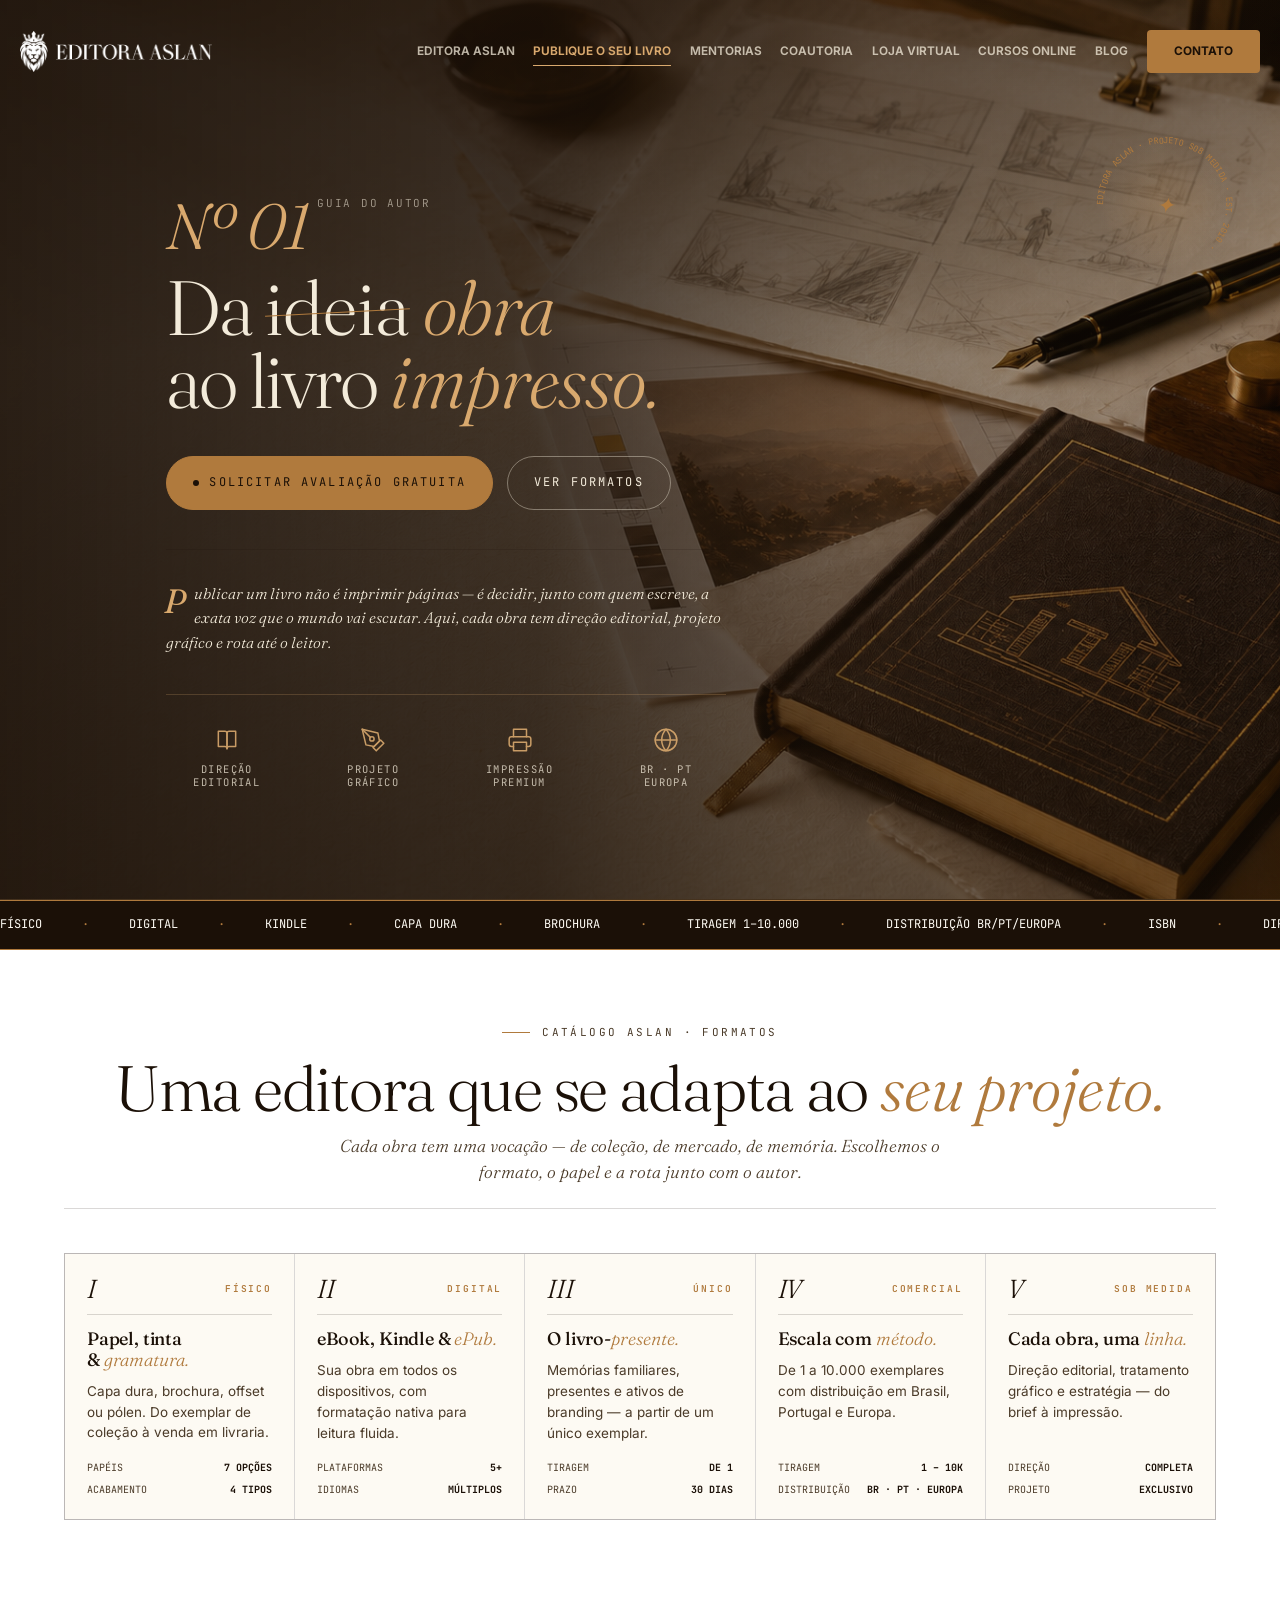
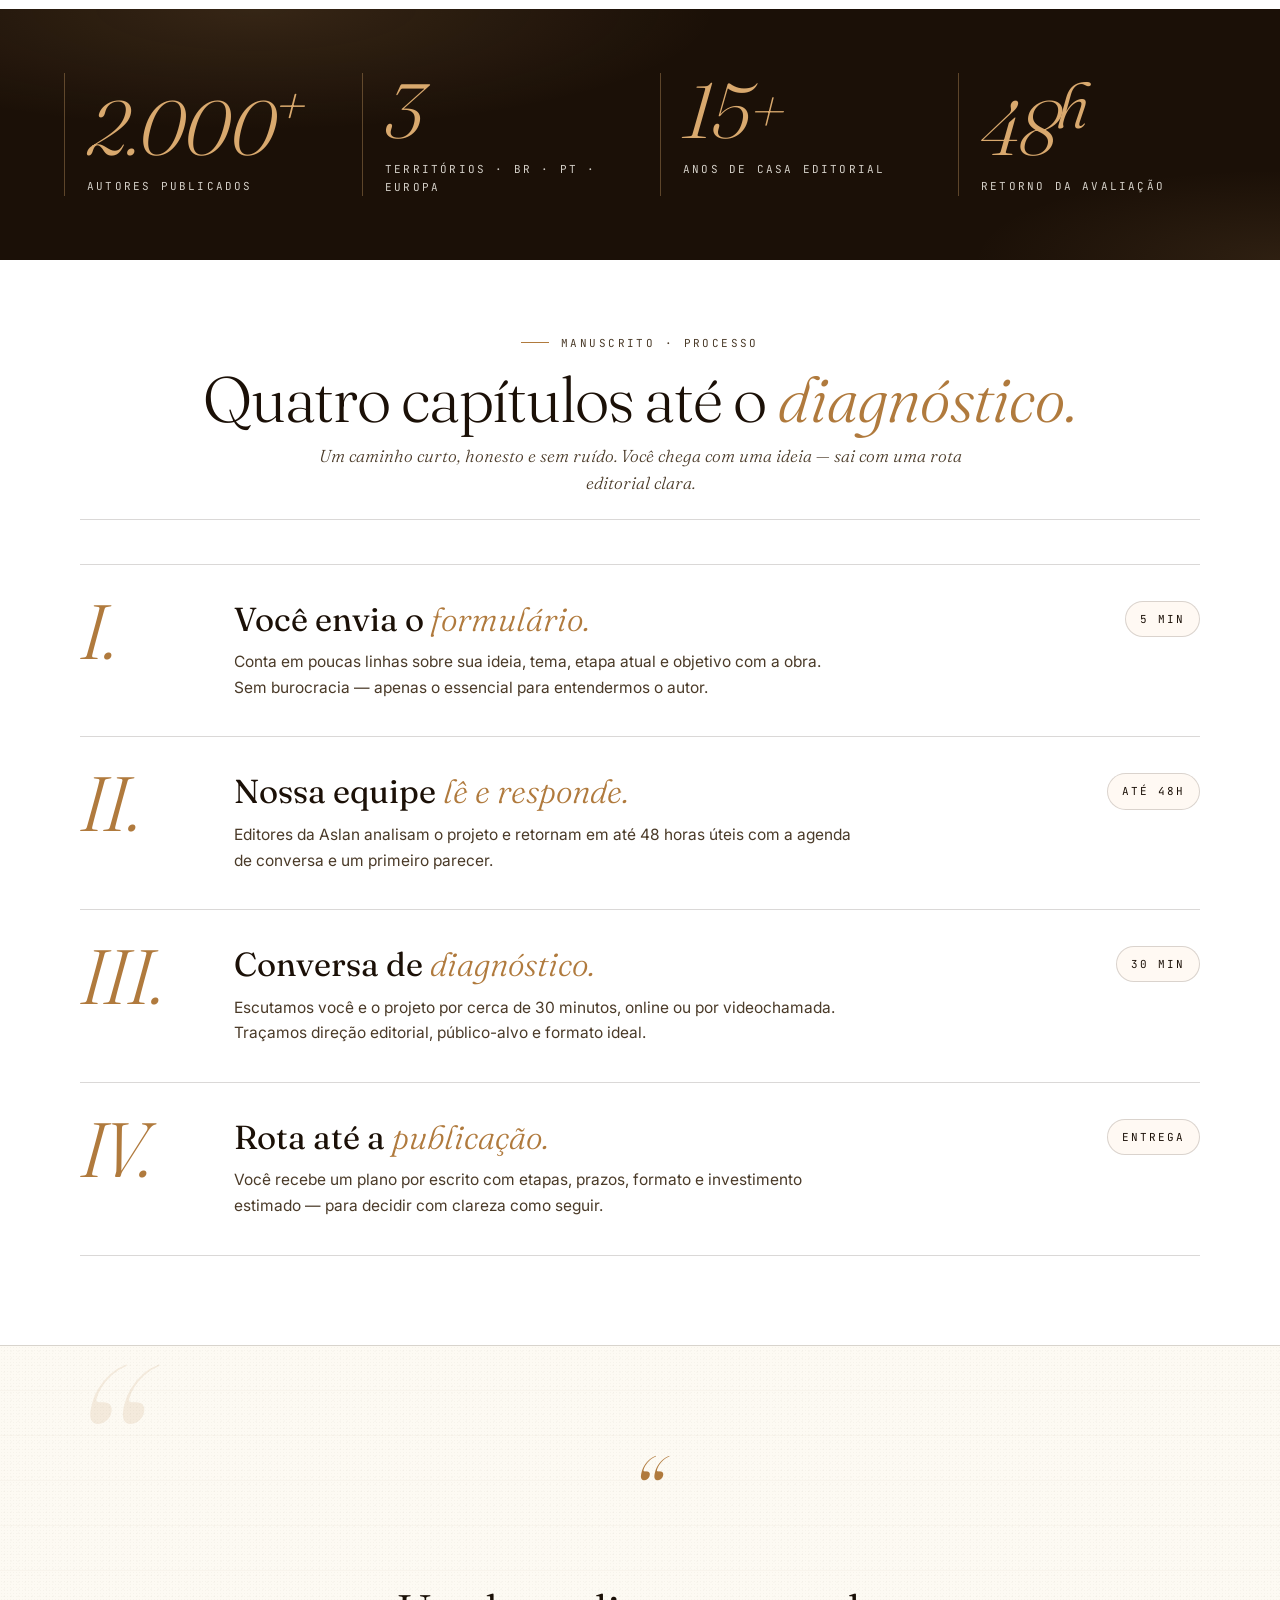
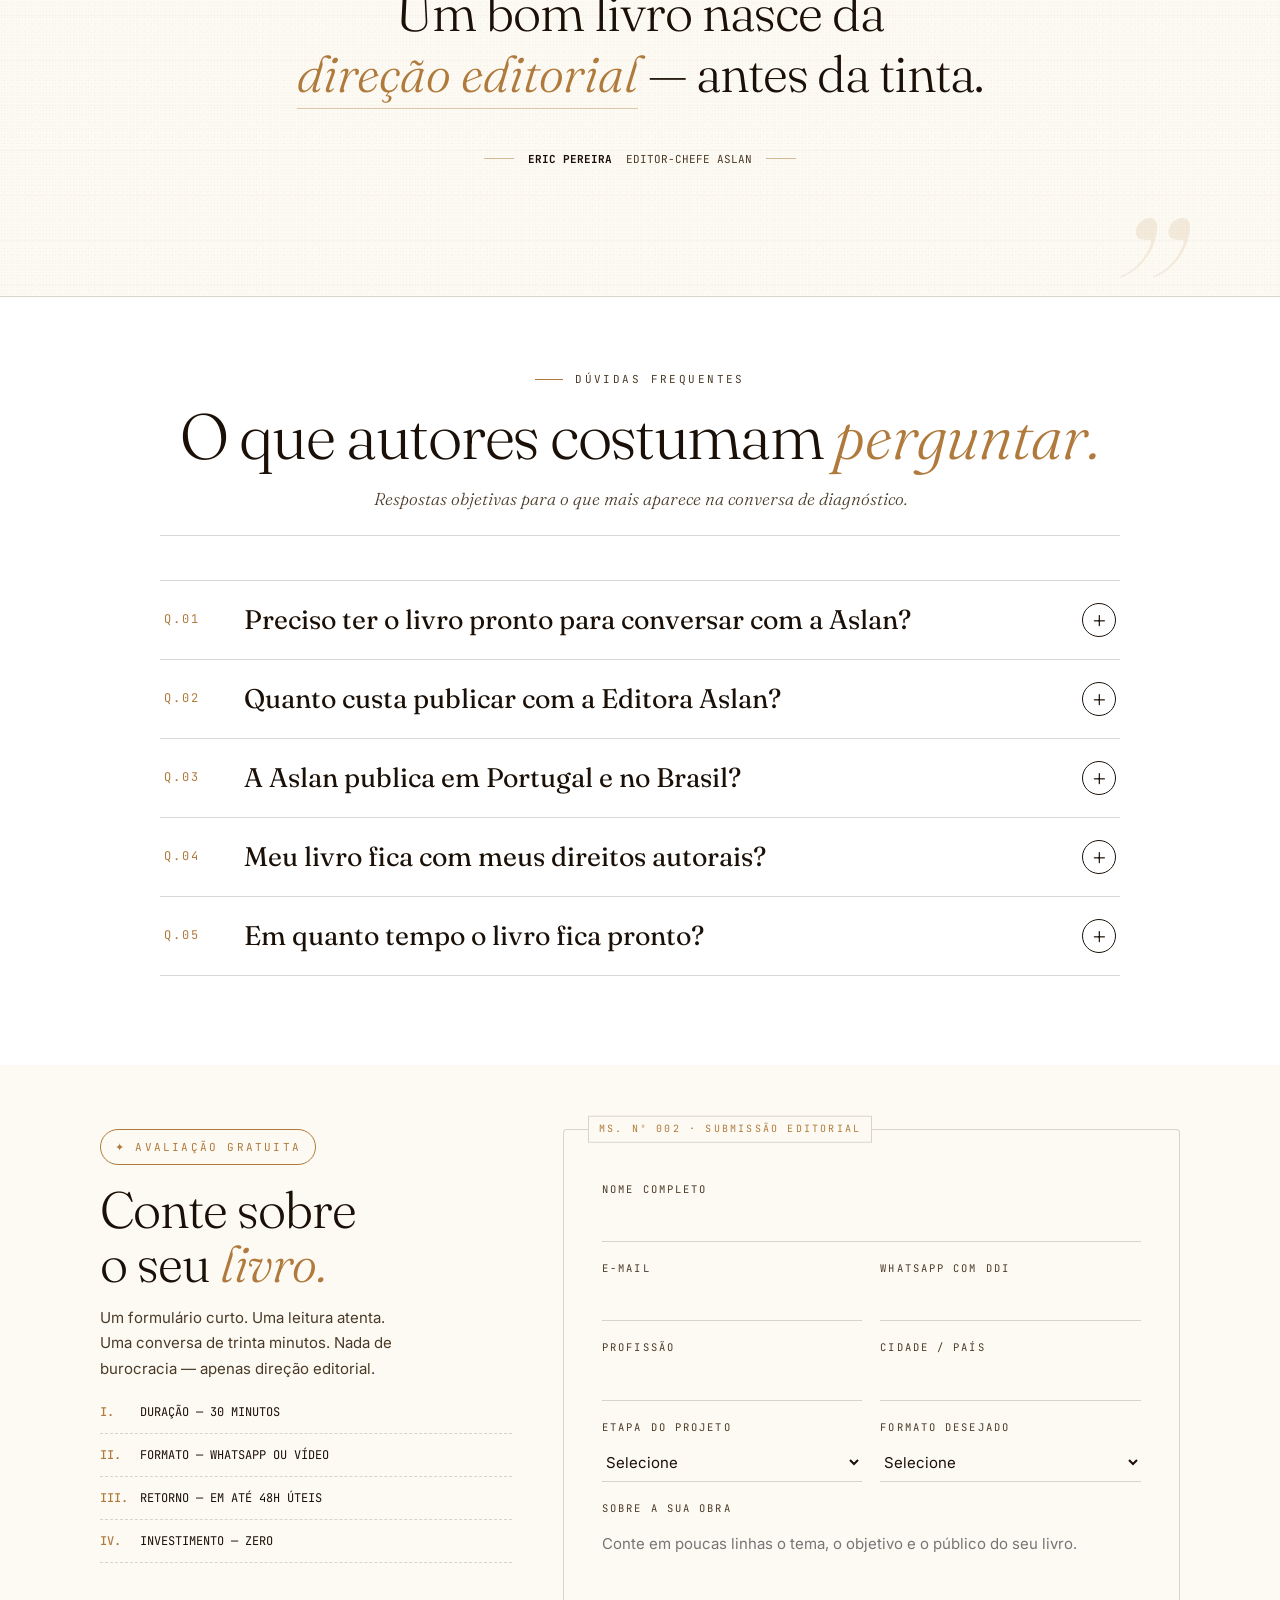
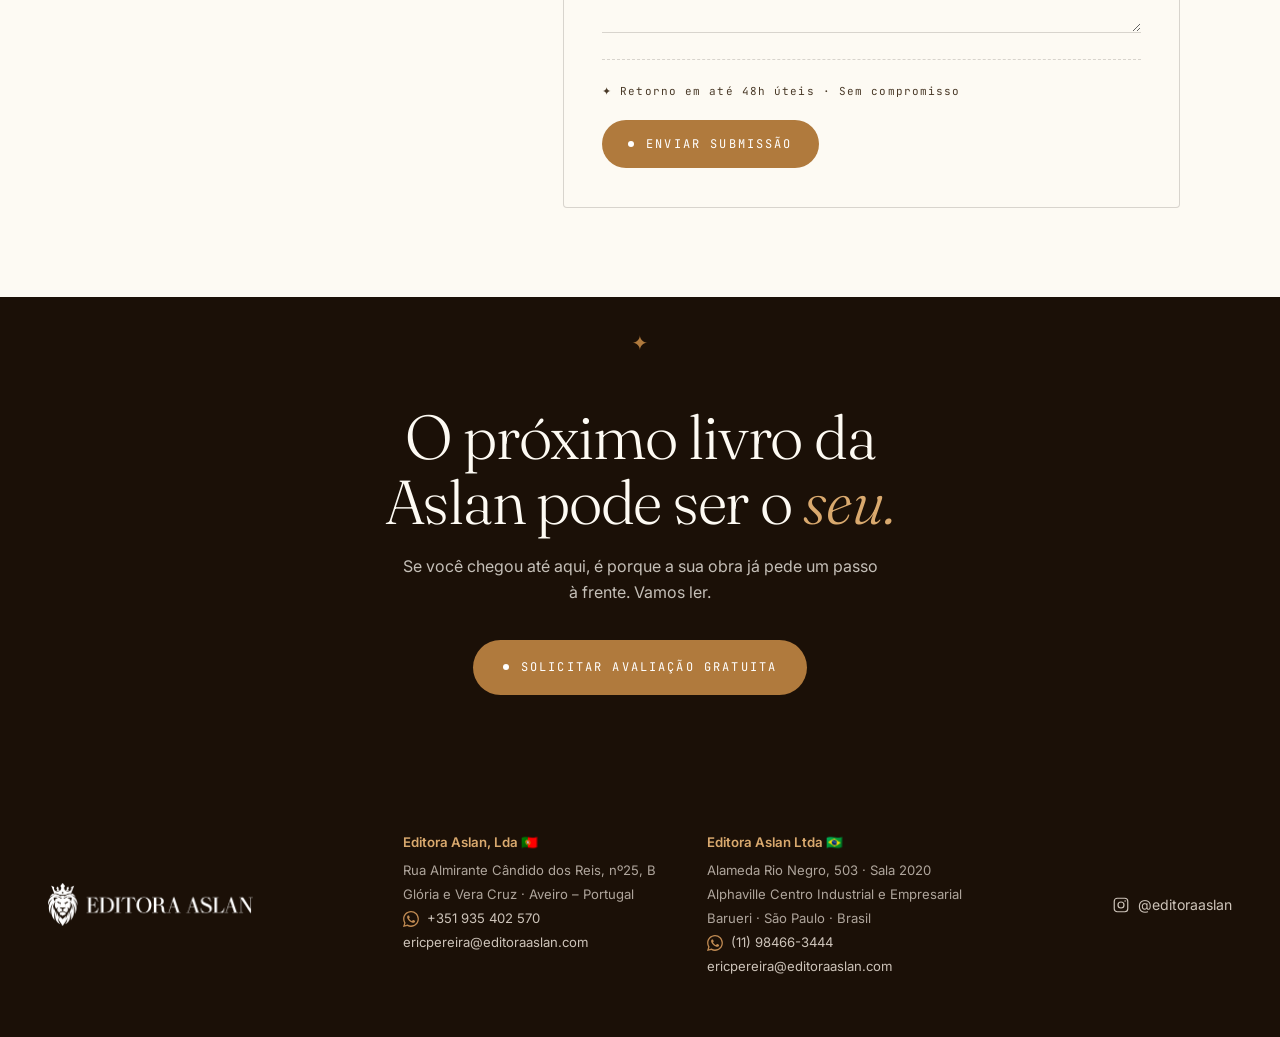
<file: publique-o-seu-livro.html>
<!DOCTYPE html>
<html lang="pt-BR">
<head>
  <meta charset="utf-8">
  <meta name="viewport" content="width=device-width, initial-scale=1">
  <title>Publique o seu livro — Editora Aslan</title>
  <meta name="description" content="Da ideia ao livro impresso. Solicite avaliação gratuita do seu projeto e publique com a Editora Aslan no Brasil, em Portugal e na Europa.">
  <link rel="canonical" href="https://www.editoraaslan.com/publique-o-seu-livro">
  <link rel="icon" href="./uploads/logo.png">
  <link rel="preconnect" href="https://fonts.googleapis.com">
  <link rel="preconnect" href="https://fonts.gstatic.com" crossorigin>
  <link href="https://fonts.googleapis.com/css2?family=Fraunces:ital,opsz,wght@0,9..144,300..700;1,9..144,300..700&family=Inter:wght@400;500;600;700&family=JetBrains+Mono:wght@400;500&display=swap" rel="stylesheet">
  <link rel="stylesheet" href="./styles.css">
  <link rel="stylesheet" href="./assets/pages.css">
  <style>
    .pub2-mast__strip { display: none !important; }
    /* Links do nav em marrom no hero claro */
    body.page.pub2 .site-header .nav__item {
      color: var(--pub2-ink-soft) !important;
    }
    body.page.pub2 .site-header .nav__item:hover,
    body.page.pub2 .site-header .nav__item--active {
      color: var(--pub2-gold) !important;
    }
    body.page.pub2 .site-header .nav__item::after {
      background: var(--pub2-gold) !important;
    }
    body.page.pub2 .site-header .nav__cta {
      background: var(--pub2-gold) !important;
      color: var(--pub2-ink) !important;
      border-color: transparent !important;
    }
    body.page.pub2 .site-header .nav__cta:hover {
      background: var(--pub2-gold-2) !important;
    }

    /* Logo padrão sem crop ou redimensionamento agressivo */
    body.page.pub2 .brand__logo {
      filter: none !important;
    }

    /* =============================================================
       PUBLIQUE O SEU LIVRO — Redesign editorial "revista literária"
       Escopo total via prefixo .pub2-
       ============================================================= */
    :root {
      --pub2-paper: #FDFAF3;
      --pub2-paper-2: #F5EDD9;
      --pub2-ink: #1B1007;
      --pub2-ink-soft: #4A3A28;
      --pub2-gold: #B07A3D;
      --pub2-gold-2: #D9A96E;
      --pub2-line: rgba(27, 16, 7, 0.16);
      --pub2-mono: "JetBrains Mono", ui-monospace, monospace;
    }

    body.page.pub2 { background: #FFFFFF; color: var(--pub2-ink); }
    /* Sequência branco-bege alternada em todas as seções após o hero */
    .pub2-formats { background: #FFFFFF !important; }
    .pub2-process { background: #FFFFFF !important; }
    .pub2-quote { background: #FDFAF3 !important; }
    .pub2-faq { background: #FFFFFF !important; }
    .pub2-form-sec { background: #FDFAF3 !important; }
    .pub2-close { background: #1B1007 !important; color: #F3EBDA; }

    /* Soft grain overlay used on light sections */
    .pub2-grain::before {
      content: "";
      position: absolute; inset: 0;
      background-image:
        radial-gradient(rgba(27,16,7,.05) 1px, transparent 1px),
        radial-gradient(rgba(27,16,7,.035) 1px, transparent 1px);
      background-size: 3px 3px, 7px 7px;
      background-position: 0 0, 1px 2px;
      pointer-events: none; opacity: .55; mix-blend-mode: multiply;
    }

    /* ============ MASTHEAD / HERO — MARROM ============ */
    .pub2-mast {
      position: relative;
      min-height: clamp(600px, 100svh, 940px);
      display: flex; flex-direction: column;
      padding: clamp(140px, 14vw, 200px) clamp(22px, 5vw, 72px) clamp(60px, 7vw, 100px);
      overflow: hidden;
      background:
        linear-gradient(90deg, rgba(27,16,7,.92) 0%, rgba(27,16,7,.78) 42%, rgba(27,16,7,.42) 68%, rgba(27,16,7,.20) 100%),
        linear-gradient(180deg, rgba(27,16,7,.55) 0%, rgba(27,16,7,.15) 40%, rgba(27,16,7,.45) 100%),
        url("./assets/hero-guia-autor-bg.png") center right / cover no-repeat,
        #1B1007;
      border-bottom: 1px solid rgba(217,169,110,.22);
      color: #F3EBDA;
    }
    /* Inverter cores dos textos e elementos dentro do hero marrom */
    .pub2-mast .pub2-mast__strip { color: rgba(243,235,218,.68); border-color: rgba(217,169,110,.22); }
    .pub2-mast .pub2-mast__strip b { color: #F3EBDA; }
    .pub2-mast__num { color: var(--pub2-gold-2) !important; }
    .pub2-mast__num sup { color: rgba(243,235,218,.6) !important; }
    .pub2-mast__title { color: #F3EBDA !important; }
    .pub2-mast__title em { color: var(--pub2-gold-2) !important; }
    .pub2-mast__title s::after { border-color: var(--pub2-gold-2); }
    .pub2-mast__aside { border-top-color: rgba(217,169,110,.22); }
    .pub2-mast__ital { color: #F3EBDA !important; }
    .pub2-mast__ital::first-letter { color: var(--pub2-gold-2) !important; }

    /* Ícones de diferenciais abaixo do texto */
    .pub2-mast__icons {
      display: grid;
      grid-template-columns: repeat(4, 1fr);
      gap: clamp(16px, 2vw, 32px);
      margin-top: clamp(28px, 3vw, 40px);
      padding-top: clamp(24px, 3vw, 32px);
      border-top: 1px solid rgba(217,169,110,.22);
      max-width: 56ch;
    }
    @media (max-width: 640px) { .pub2-mast__icons { grid-template-columns: repeat(2, 1fr); gap: 20px; } }
    .pub2-mast__icon {
      display: flex;
      flex-direction: column;
      align-items: center;
      text-align: center;
      gap: 10px;
      color: rgba(243,235,218,.85);
    }
    .pub2-mast__icon svg {
      color: var(--pub2-gold-2);
      opacity: 0.9;
      transition: transform 0.3s ease, opacity 0.3s ease;
    }
    .pub2-mast__icon:hover svg {
      transform: translateY(-2px);
      opacity: 1;
    }
    .pub2-mast__icon span {
      font-family: var(--pub2-mono);
      font-size: 10.5px;
      letter-spacing: 0.14em;
      text-transform: uppercase;
      line-height: 1.3;
      color: rgba(243,235,218,.75);
    }
    .pub2-mast .pub2-btn {
      background: var(--pub2-gold);
      color: var(--pub2-ink);
      border-color: var(--pub2-gold);
    }
    .pub2-mast .pub2-btn:hover {
      background: var(--pub2-gold-2);
      border-color: var(--pub2-gold-2);
      color: var(--pub2-ink);
    }
    .pub2-mast .pub2-btn--ghost {
      background: transparent;
      color: #F3EBDA;
      border-color: rgba(243,235,218,.4);
    }
    .pub2-mast .pub2-btn--ghost:hover {
      background: rgba(243,235,218,.1);
      border-color: var(--pub2-gold-2);
      color: var(--pub2-gold-2);
    }
    /* Header transparente sobre o hero escuro */
    body.page.pub2 .site-header,
    body.page.pub2 .site-header--scrolled {
      background: transparent !important;
      border-bottom: none !important;
      backdrop-filter: none !important;
      -webkit-backdrop-filter: none !important;
      box-shadow: none !important;
    }
    body.page.pub2 .site-header .nav__item { color: rgba(243,235,218,.75) !important; }
    body.page.pub2 .site-header .nav__item:hover,
    body.page.pub2 .site-header .nav__item--active { color: var(--pub2-gold-2) !important; }
    body.page.pub2 .site-header .nav__item::after { background: var(--pub2-gold-2) !important; }
    body.page.pub2 .site-header .nav__cta {
      background: var(--pub2-gold) !important;
      color: var(--pub2-ink) !important;
    }
    .pub2-mast__strip {
      display: flex; justify-content: space-between; align-items: center;
      font-family: var(--pub2-mono); font-size: 11px; letter-spacing: .18em;
      text-transform: uppercase; color: var(--pub2-ink-soft);
      padding-bottom: 22px; margin-bottom: clamp(28px, 4vw, 44px);
      border-bottom: 1px solid var(--pub2-line);
      gap: 20px; flex-wrap: wrap;
    }
    .pub2-mast__strip b { color: var(--pub2-ink); font-weight: 600; }
    .pub2-mast__grid {
      display: grid;
      grid-template-columns: minmax(0, 820px);
      gap: clamp(20px, 3vw, 44px);
      align-items: center;
      justify-content: start;
      flex: 1;
    }
    .pub2-mast__grid > div { padding-inline-start: clamp(24px, 8vw, 140px); }
    @media (max-width: 900px) {
      .pub2-mast__grid { grid-template-columns: 1fr; }
      .pub2-mast__grid > div { padding-inline-start: 0; }
    }

    .pub2-mast__num {
      font-family: var(--font-display);
      font-size: clamp(40px, 5vw, 72px);
      line-height: .85; font-weight: 300; font-style: italic;
      color: var(--pub2-gold); letter-spacing: -.02em;
      display: inline-block;
    }
    .pub2-mast__num sup {
      font-family: var(--pub2-mono); font-size: 11px; letter-spacing: .16em;
      color: var(--pub2-ink-soft); vertical-align: top;
      margin-left: 8px; text-transform: uppercase; font-style: normal;
    }

    .pub2-mast__title {
      font-family: var(--font-display);
      font-size: clamp(48px, 6vw, 90px);
      line-height: .95;
      font-weight: 300;
      letter-spacing: -.028em;
      margin: 16px 0 0;
      color: var(--pub2-ink);
    }
    .pub2-mast__title em {
      font-style: italic; font-weight: 300;
      color: var(--pub2-gold);
      font-feature-settings: "ss01" on, "swsh" on;
    }
    .pub2-mast__title s {
      text-decoration: none;
      display: inline-block;
      position: relative;
    }
    .pub2-mast__title s::after {
      content: ""; position: absolute; left: 0; right: 0; top: 55%;
      border-top: 1px solid var(--pub2-gold);
      transform: rotate(-3deg);
    }

    .pub2-mast__aside {
      margin-top: clamp(28px, 3vw, 40px);
      padding-top: clamp(24px, 3vw, 32px);
      border-top: 1px solid var(--pub2-line);
      max-width: 56ch;
    }
    .pub2-mast__ital {
      font-family: var(--font-display); font-style: italic; font-weight: 300;
      font-size: clamp(15px, 1.2vw, 18px); line-height: 1.6;
      color: var(--pub2-ink-soft);
      margin: 0;
    }
    .pub2-mast__ital::first-letter {
      font-size: 2.2em; float: left;
      font-weight: 400; font-style: italic;
      line-height: .8; margin: 6px 8px 0 -2px;
      color: var(--pub2-gold);
    }

    .pub2-mast__cta {
      display: flex; gap: 14px; flex-wrap: wrap;
      margin-top: clamp(28px, 3vw, 40px);
      margin-left: 0;
      align-items: center;
    }
    .pub2-btn {
      display: inline-flex; align-items: center; gap: 10px;
      padding: 16px 26px;
      background: var(--pub2-ink); color: var(--pub2-paper);
      font-family: var(--pub2-mono); font-size: 12px; letter-spacing: .18em;
      text-transform: uppercase; text-decoration: none;
      border: 1px solid var(--pub2-ink); border-radius: 999px;
      transition: background .3s var(--ease-out), color .3s var(--ease-out), transform .3s var(--ease-out);
    }
    .pub2-btn:hover { background: var(--pub2-gold); border-color: var(--pub2-gold); color: #fff; transform: translateY(-2px); }
    .pub2-btn--ghost {
      background: transparent; color: var(--pub2-ink);
      border: 1px solid var(--pub2-ink);
    }
    .pub2-btn--ghost:hover { background: var(--pub2-ink); color: var(--pub2-paper); }
    .pub2-btn__dot { width: 6px; height: 6px; border-radius: 50%; background: currentColor; }

    /* Rotating seal */
    .pub2-seal {
      position: absolute;
      right: clamp(16px, 3vw, 40px); top: clamp(96px, 10vw, 130px);
      width: clamp(110px, 12vw, 170px); height: clamp(110px, 12vw, 170px);
      border-radius: 50%;
      display: grid; place-items: center;
      background: radial-gradient(60% 60% at 50% 50%, rgba(217,169,110,.18), transparent 70%);
      animation: pub2-spin 24s linear infinite;
      pointer-events: none;
    }
    .pub2-seal svg { width: 100%; height: 100%; }
    .pub2-seal__core {
      position: absolute; inset: 0; display: grid; place-items: center;
      animation: pub2-spin 24s linear infinite reverse;
      color: var(--pub2-gold); font-family: var(--font-display);
      font-style: italic; font-size: 22px;
    }
    @keyframes pub2-spin { to { transform: rotate(360deg); } }
    @media (max-width: 720px) { .pub2-seal { display: none; } }

    /* Ticker under hero */
    .pub2-ticker {
      background: var(--pub2-ink); color: var(--pub2-paper);
      overflow: hidden; border-top: 1px solid var(--pub2-gold);
      border-bottom: 1px solid var(--pub2-gold);
    }
    .pub2-ticker__track {
      display: flex; gap: 40px; padding: 14px 0;
      animation: pub2-marquee 32s linear infinite;
      white-space: nowrap; width: max-content;
      font-family: var(--pub2-mono); font-size: 12px;
      letter-spacing: .22em; text-transform: uppercase;
    }
    .pub2-ticker__track span { display: inline-flex; align-items: center; gap: 40px; }
    .pub2-ticker__track i { color: var(--pub2-gold); font-style: normal; }
    @keyframes pub2-marquee {
      from { transform: translateX(0); }
      to { transform: translateX(-50%); }
    }

    /* ============ FORMATOS — CATÁLOGO ============ */
    .pub2-formats {
      position: relative;
      padding: clamp(44px, 5vw, 72px) clamp(22px, 5vw, 72px) clamp(64px, 7vw, 96px);
      background: #ffffff;
    }
    .pub2-h-eyebrow {
      font-family: var(--pub2-mono); font-size: 11px; letter-spacing: .22em;
      text-transform: uppercase; color: var(--pub2-ink-soft);
      display: inline-flex; align-items: center; gap: 12px;
    }
    .pub2-h-eyebrow::before {
      content: ""; width: 28px; height: 1px; background: var(--pub2-gold);
    }
    .pub2-section-head {
      display: flex; flex-direction: column;
      align-items: center; text-align: center;
      gap: 12px;
      margin-bottom: clamp(28px, 4vw, 44px);
      padding-bottom: 22px;
      border-bottom: 1px solid var(--pub2-line);
    }
    .pub2-section-head .pub2-h-eyebrow { justify-content: center; }
    .pub2-section-head .pub2-h-sub { max-width: 60ch; margin-left: auto; margin-right: auto; }
    .pub2-section-head--center {
      grid-template-columns: 1fr;
      justify-items: center;
      text-align: center;
    }
    .pub2-section-head--center .pub2-h-eyebrow { justify-content: center; }
    .pub2-section-head--center .pub2-h-sub { max-width: 60ch; }
    .pub2-h-title {
      font-family: var(--font-display); font-weight: 300;
      font-size: clamp(36px, 5vw, 68px); line-height: 1.02;
      letter-spacing: -.02em; margin: 14px 0 0; color: var(--pub2-ink);
    }
    .pub2-h-title em { font-style: italic; color: var(--pub2-gold); }
    .pub2-h-sub {
      font-family: var(--font-display); font-style: italic; font-weight: 300;
      color: var(--pub2-ink-soft); font-size: clamp(16px, 1.35vw, 19px);
      line-height: 1.55; max-width: 40ch;
    }

    /* ============ FORMATOS — grid compacto, denso e profissional ============ */
    .pub2-fmt-grid {
      display: grid;
      grid-template-columns: repeat(5, 1fr);
      gap: 1px;
      background: var(--pub2-line);
      border: 1px solid var(--pub2-line);
    }
    @media (max-width: 1100px) { .pub2-fmt-grid { grid-template-columns: repeat(3, 1fr); } }
    @media (max-width: 640px)  { .pub2-fmt-grid { grid-template-columns: repeat(2, 1fr); } }
    @media (max-width: 440px)  { .pub2-fmt-grid { grid-template-columns: 1fr; } }

    .pub2-fmt {
      position: relative;
      display: flex;
      flex-direction: column;
      padding: 22px 22px 20px;
      background: #FDFAF3;
      transition: background 0.28s var(--ease-out);
      min-height: 260px;
    }
    .pub2-fmt:hover { background: #F7EEDA; }
    .pub2-fmt:hover .pub2-fmt__num { color: var(--pub2-gold); }

    .pub2-fmt__top {
      display: flex; align-items: center; justify-content: space-between;
      margin-bottom: 14px;
      padding-bottom: 12px;
      border-bottom: 1px solid var(--pub2-line);
    }
    .pub2-fmt__num {
      font-family: var(--font-display);
      font-style: italic;
      font-weight: 300;
      font-size: 26px;
      line-height: 1;
      color: var(--pub2-ink);
      letter-spacing: -0.01em;
      transition: color 0.28s var(--ease-out);
    }
    .pub2-fmt__cat {
      font-family: var(--pub2-mono);
      font-size: 9.5px;
      letter-spacing: 0.2em;
      text-transform: uppercase;
      color: var(--pub2-gold);
      font-weight: 600;
      text-align: right;
    }

    .pub2-fmt__title {
      font-family: var(--font-display);
      font-weight: 460;
      font-size: 18px;
      line-height: 1.15;
      letter-spacing: -0.01em;
      margin: 0 0 10px;
      color: var(--pub2-ink);
    }
    .pub2-fmt__title em {
      font-style: italic;
      font-weight: 300;
      color: var(--pub2-gold);
    }
    .pub2-fmt__text {
      color: var(--pub2-ink-soft);
      font-size: 13.5px;
      line-height: 1.55;
      margin: 0 0 16px;
    }

    .pub2-fmt__meta {
      margin-top: auto;
      display: flex;
      flex-direction: column;
      gap: 6px;
    }
    .pub2-fmt__meta-item {
      display: flex; justify-content: space-between; align-items: baseline;
      gap: 10px;
      font-family: var(--pub2-mono);
      font-size: 10px;
      letter-spacing: 0.14em;
      text-transform: uppercase;
    }
    .pub2-fmt__meta-label { color: var(--pub2-ink-soft); }
    .pub2-fmt__meta-value {
      color: var(--pub2-ink);
      font-weight: 700;
    }

    /* ============ PROCESSO — MANUSCRITO ============ */
    .pub2-process {
      position: relative;
      padding: clamp(44px, 5vw, 72px) clamp(22px, 5vw, 72px) clamp(64px, 7vw, 96px);
      background: #ffffff;
      overflow: hidden;
    }
    .pub2-process::before { content: none; }
    .pub2-process__inner { position: relative; z-index: 1; max-width: 1120px; margin: 0 auto; }
    .pub2-steps { display: grid; gap: 0; }
    .pub2-step {
      display: grid;
      grid-template-columns: 120px 1fr auto;
      gap: clamp(18px, 3vw, 34px);
      align-items: start;
      padding: clamp(24px, 3vw, 36px) 0;
      border-top: 1px solid var(--pub2-line);
      transition: background .3s var(--ease-out);
    }
    .pub2-step:last-child { border-bottom: 1px solid var(--pub2-line); }
    .pub2-step:hover { background: rgba(176,122,61,.06); }
    .pub2-step__num {
      font-family: var(--font-display); font-style: italic; font-weight: 300;
      font-size: clamp(64px, 6vw, 88px); line-height: .8;
      color: var(--pub2-gold);
      letter-spacing: -.02em;
    }
    .pub2-step__title {
      font-family: var(--font-display); font-weight: 400;
      font-size: clamp(24px, 2.6vw, 34px); line-height: 1.1;
      margin: 0 0 12px; color: var(--pub2-ink);
    }
    .pub2-step__title em { font-style: italic; color: var(--pub2-gold); font-weight: 300; }
    .pub2-step__text {
      color: var(--pub2-ink-soft); font-size: 15.5px; line-height: 1.65;
      max-width: 62ch; margin: 0;
    }
    .pub2-step__time {
      font-family: var(--pub2-mono); font-size: 11px; letter-spacing: .18em;
      text-transform: uppercase; color: var(--pub2-ink);
      padding: 8px 14px; border: 1px solid var(--pub2-line); border-radius: 999px;
      background: rgba(255,246,236,.6); white-space: nowrap;
    }
    @media (max-width: 720px) {
      .pub2-step { grid-template-columns: 1fr; }
      .pub2-step__time { justify-self: start; }
    }

    /* ============ STATS ============ */
    .pub2-stats {
      background: var(--pub2-ink);
      color: var(--pub2-paper);
      padding: clamp(44px, 5vw, 70px) clamp(22px, 5vw, 72px);
      position: relative;
      overflow: hidden;
    }
    .pub2-stats::before {
      content: ""; position: absolute; inset: 0;
      background: radial-gradient(60% 80% at 20% 0%, rgba(217,169,110,.14), transparent 60%),
                  radial-gradient(40% 60% at 100% 100%, rgba(217,169,110,.10), transparent 60%);
    }
    .pub2-stats__inner {
      position: relative; z-index: 1;
      display: grid; grid-template-columns: repeat(4, 1fr);
      gap: 40px;
      max-width: 1200px; margin: 0 auto;
    }
    @media (max-width: 820px) { .pub2-stats__inner { grid-template-columns: repeat(2, 1fr); } }
    .pub2-stat { border-left: 1px solid rgba(217,169,110,.35); padding-left: 22px; }
    .pub2-stat__n {
      font-family: var(--font-display); font-weight: 300; font-style: italic;
      font-size: clamp(48px, 6vw, 78px); line-height: 1;
      color: var(--pub2-gold-2); letter-spacing: -.02em;
    }
    .pub2-stat__l {
      font-family: var(--pub2-mono); font-size: 11px; letter-spacing: .2em;
      text-transform: uppercase; margin-top: 10px; color: var(--pub2-paper);
      opacity: .82;
    }

    /* ============ PULL QUOTE — premium com backdrop editorial ============ */
    .pub2-quote {
      padding: clamp(80px, 10vw, 140px) clamp(22px, 5vw, 72px);
      background:
        radial-gradient(60% 55% at 50% 45%, rgba(176, 122, 61, 0.10), transparent 65%),
        radial-gradient(35% 30% at 15% 85%, rgba(112, 64, 16, 0.06), transparent 70%),
        radial-gradient(30% 30% at 85% 15%, rgba(217, 169, 110, 0.10), transparent 70%),
        linear-gradient(180deg, var(--pub2-paper) 0%, var(--pub2-paper-2) 100%);
      text-align: center;
      position: relative;
      overflow: hidden;
      border-top: 1px solid var(--pub2-line);
      border-bottom: 1px solid var(--pub2-line);
    }

    /* Textura de grão sutil */
    .pub2-quote::before {
      content: "";
      position: absolute; inset: 0;
      background-image:
        radial-gradient(rgba(27, 16, 7, 0.055) 1px, transparent 1px),
        radial-gradient(rgba(27, 16, 7, 0.035) 1px, transparent 1px);
      background-size: 3px 3px, 7px 7px;
      background-position: 0 0, 1px 2px;
      opacity: 0.55;
      mix-blend-mode: multiply;
      pointer-events: none;
    }

    /* Linhas guias horizontais (feel de página de livro) */
    .pub2-quote::after {
      content: "";
      position: absolute; inset: 0;
      background-image: repeating-linear-gradient(
        180deg,
        transparent 0px,
        transparent 44px,
        rgba(112, 64, 16, 0.045) 44px,
        rgba(112, 64, 16, 0.045) 45px
      );
      pointer-events: none;
      opacity: 0.6;
    }

    .pub2-quote__inner {
      position: relative;
      z-index: 1;
      max-width: 900px;
      margin: 0 auto;
    }

    /* Ornamentos decorativos (aspas grandes flanqueando) */
    .pub2-quote__flourish {
      position: absolute;
      font-family: var(--font-display);
      font-style: italic;
      font-weight: 300;
      font-size: clamp(160px, 22vw, 320px);
      line-height: 0.6;
      color: var(--pub2-gold);
      opacity: 0.12;
      pointer-events: none;
      z-index: 0;
    }
    .pub2-quote__flourish--tl { top: 8%; left: 4%; }
    .pub2-quote__flourish--br { bottom: 8%; right: 4%; transform: rotate(180deg); }
    @media (max-width: 720px) { .pub2-quote__flourish { display: none; } }

    .pub2-quote__mark {
      font-family: var(--font-display);
      font-style: italic;
      font-weight: 300;
      font-size: clamp(80px, 9vw, 120px);
      line-height: 0.6;
      color: var(--pub2-gold);
      display: inline-block;
      transform: translateY(-8px);
    }

    .pub2-quote__text {
      font-family: var(--font-display);
      font-weight: 300;
      font-size: clamp(30px, 4vw, 56px);
      line-height: 1.2;
      letter-spacing: -0.02em;
      max-width: 24ch;
      margin: 24px auto 36px;
      color: var(--pub2-ink);
    }
    .pub2-quote__text em {
      font-style: italic;
      color: var(--pub2-gold);
      position: relative;
      display: inline-block;
    }
    .pub2-quote__text em::after {
      content: "";
      position: absolute;
      left: 0; right: 0;
      bottom: -0.08em;
      height: 1px;
      background: var(--pub2-gold);
      opacity: 0.4;
    }

    /* Attribution refinada com ornamentos */
    .pub2-quote__by {
      display: inline-flex;
      align-items: center;
      gap: 14px;
      font-family: var(--pub2-mono);
      font-size: 11px;
      letter-spacing: 0.24em;
      text-transform: uppercase;
      color: var(--pub2-ink-soft);
    }
    .pub2-quote__by::before,
    .pub2-quote__by::after {
      content: "";
      width: 30px; height: 1px;
      background: var(--pub2-gold);
      opacity: 0.5;
    }

    .pub2-quote__by-name {
      color: var(--pub2-ink);
      font-weight: 700;
    }
    .pub2-quote__by-role {
      color: var(--pub2-ink-soft);
      font-weight: 400;
    }

    /* ============ FAQ ============ */
    .pub2-faq {
      padding: clamp(44px, 5vw, 72px) clamp(22px, 5vw, 72px) clamp(64px, 7vw, 96px);
      background: #ffffff;
    }
    .pub2-faq .pub2-section-head {
      display: block;
      text-align: center;
    }
    .pub2-faq .pub2-h-eyebrow {
      justify-content: center;
    }
    .pub2-faq .pub2-h-sub {
      max-width: none;
      margin: 18px auto 0;
      white-space: nowrap;
    }
    @media (max-width: 720px) {
      .pub2-faq .pub2-h-sub { white-space: normal; }
    }
    .pub2-faq__list { max-width: 960px; margin: 0 auto; }
    .pub2-faq__item {
      border-top: 1px solid var(--pub2-line);
      padding: 0;
    }
    .pub2-faq__list .pub2-faq__item:last-child { border-bottom: 1px solid var(--pub2-line); }
    .pub2-faq__q {
      cursor: pointer;
      display: grid; grid-template-columns: 60px 1fr auto;
      gap: 20px; align-items: center;
      padding: 22px 4px;
      list-style: none;
      font-family: var(--font-display); font-weight: 400;
      font-size: clamp(20px, 2.1vw, 28px); line-height: 1.25;
      color: var(--pub2-ink);
    }
    .pub2-faq__q::-webkit-details-marker { display: none; }
    .pub2-faq__q::marker { display: none; content: ""; }
    .pub2-faq__q i {
      font-family: var(--pub2-mono); font-style: normal;
      font-size: 12px; letter-spacing: .16em;
      color: var(--pub2-gold);
    }
    .pub2-faq__toggle {
      width: 34px; height: 34px; border-radius: 50%;
      border: 1px solid var(--pub2-ink); display: grid; place-items: center;
      transition: transform .3s var(--ease-out), background .3s var(--ease-out);
      color: var(--pub2-ink);
    }
    .pub2-faq__item[open] .pub2-faq__toggle {
      background: var(--pub2-gold); border-color: var(--pub2-gold);
      color: #fff; transform: rotate(45deg);
    }
    .pub2-faq__a {
      padding: 0 4px 30px 84px;
      color: var(--pub2-ink-soft); font-size: 15.5px; line-height: 1.7;
      max-width: 62ch;
    }
    @media (max-width: 640px) {
      .pub2-faq__q { grid-template-columns: 34px 1fr auto; gap: 14px; }
      .pub2-faq__a { padding-left: 48px; }
    }

    /* ============ FORM — SUBMISSION SLIP ============ */
    .pub2-form-sec {
      padding: clamp(44px, 5vw, 72px) clamp(22px, 5vw, 72px) clamp(64px, 7vw, 96px);
      background: var(--pub2-paper);
      position: relative;
    }
    .pub2-form-wrap {
      max-width: 1080px; margin: 0 auto;
      display: grid;
      grid-template-columns: .4fr .6fr;
      gap: clamp(24px, 4vw, 56px);
      align-items: start;
    }
    @media (max-width: 900px) { .pub2-form-wrap { grid-template-columns: 1fr; } }
    .pub2-form-intro__stamp {
      display: inline-flex; align-items: center; gap: 10px;
      padding: 8px 14px; border: 1px solid var(--pub2-gold);
      color: var(--pub2-gold); font-family: var(--pub2-mono);
      font-size: 11px; letter-spacing: .2em; text-transform: uppercase;
      border-radius: 999px;
    }
    .pub2-form-intro h2 {
      font-family: var(--font-display); font-weight: 300;
      font-size: clamp(32px, 4vw, 52px); line-height: 1.05;
      letter-spacing: -.02em; margin: 18px 0 14px; color: var(--pub2-ink);
    }
    .pub2-form-intro h2 em { font-style: italic; color: var(--pub2-gold); }
    .pub2-form-intro p {
      color: var(--pub2-ink-soft); font-size: 15px; line-height: 1.7;
      max-width: 34ch;
    }
    .pub2-form-intro__list {
      list-style: none; padding: 0; margin: 22px 0 0;
      display: grid; gap: 12px;
    }
    .pub2-form-intro__list li {
      display: grid; grid-template-columns: 30px 1fr;
      align-items: baseline; gap: 10px;
      font-family: var(--pub2-mono); font-size: 12px; letter-spacing: .1em;
      text-transform: uppercase; color: var(--pub2-ink);
      padding-bottom: 10px; border-bottom: 1px dashed var(--pub2-line);
    }
    .pub2-form-intro__list li b { color: var(--pub2-gold); font-weight: 500; }

    .pub2-form {
      background: #FDFAF3;
      border: 1px solid var(--pub2-line);
      border-radius: 4px;
      padding: clamp(24px, 3vw, 40px);
      position: relative;
    }
    .pub2-form::before {
      content: "MS. Nº 002 · SUBMISSÃO EDITORIAL";
      position: absolute; top: -1px; left: 24px;
      transform: translateY(-50%);
      background: var(--pub2-paper); padding: 4px 10px;
      font-family: var(--pub2-mono); font-size: 10px; letter-spacing: .22em;
      color: var(--pub2-gold); border: 1px solid var(--pub2-line);
    }
    .pub2-form__grid {
      display: grid; grid-template-columns: 1fr 1fr;
      gap: 18px; margin-top: 12px;
    }
    .pub2-field { display: flex; flex-direction: column; }
    .pub2-field--full { grid-column: 1 / -1; }
    .pub2-field span {
      font-family: var(--pub2-mono); font-size: 10.5px; letter-spacing: .2em;
      text-transform: uppercase; color: var(--pub2-ink-soft); margin-bottom: 6px;
    }
    .pub2-field input,
    .pub2-field select,
    .pub2-field textarea {
      background: transparent; border: none; border-bottom: 1px solid var(--pub2-line);
      padding: 10px 0 8px; font-family: var(--font-body); font-size: 15px;
      color: var(--pub2-ink); outline: none; transition: border-color .2s;
      border-radius: 0;
    }
    .pub2-field textarea { min-height: 110px; resize: vertical; line-height: 1.5; }
    .pub2-field input:focus,
    .pub2-field select:focus,
    .pub2-field textarea:focus { border-bottom-color: var(--pub2-gold); }
    .pub2-form__foot {
      display: flex; justify-content: space-between; align-items: center;
      gap: 20px; margin-top: 26px; padding-top: 22px;
      border-top: 1px dashed var(--pub2-line);
      flex-wrap: wrap;
    }
    .pub2-form__note {
      font-family: var(--pub2-mono); font-size: 11px; letter-spacing: .1em;
      color: var(--pub2-ink-soft);
    }
    .pub2-form__submit {
      appearance: none; cursor: pointer;
      display: inline-flex; align-items: center; gap: 12px;
      padding: 16px 26px; background: var(--pub2-gold); color: #fff;
      border: none; border-radius: 999px;
      font-family: var(--pub2-mono); font-size: 12px; letter-spacing: .18em;
      text-transform: uppercase;
      transition: background .3s, transform .3s;
    }
    .pub2-form__submit:hover { background: var(--pub2-ink); transform: translateY(-2px); }
    @media (max-width: 620px) { .pub2-form__grid { grid-template-columns: 1fr; } }

    /* ============ CLOSING STRIP ============ */
    .pub2-close {
      padding: clamp(52px, 6vw, 84px) clamp(22px, 5vw, 72px);
      background: var(--pub2-ink);
      color: var(--pub2-paper);
      text-align: center;
      position: relative;
      overflow: hidden;
    }
    .pub2-close::before {
      content: "✦";
      position: absolute; top: 30px; left: 50%; transform: translateX(-50%);
      color: var(--pub2-gold); font-size: 20px;
    }
    .pub2-close h2 {
      font-family: var(--font-display); font-weight: 300;
      font-size: clamp(34px, 5vw, 62px); line-height: 1.05;
      letter-spacing: -.02em; margin: 30px auto 20px;
      max-width: 22ch;
    }
    .pub2-close h2 em { font-style: italic; color: var(--pub2-gold-2); }
    .pub2-close p {
      color: rgba(253,250,243,.75); font-size: 16px; line-height: 1.6;
      max-width: 48ch; margin: 0 auto 34px;
    }
    .pub2-close__cta {
      display: inline-flex; align-items: center; gap: 12px;
      padding: 18px 30px; background: var(--pub2-gold); color: #fff;
      text-decoration: none; border-radius: 999px;
      font-family: var(--pub2-mono); font-size: 12px; letter-spacing: .18em;
      text-transform: uppercase; transition: transform .3s, background .3s;
    }
    .pub2-close__cta:hover { background: var(--pub2-gold-2); transform: translateY(-2px); }
  </style>
</head>
<body class="page pub2">

  <header class="site-header">
    <div class="site-header__inner">
      <a class="brand" href="./index.html">
        <img class="brand__logo" src="./uploads/logos/ASLAN_Logo_V2_W.png" alt="Editora Aslan" width="220" height="55">
      </a>
      <nav class="nav" id="nav" aria-label="Navegação principal">
        <a class="nav__item" href="./index.html">Editora Aslan</a>
        <a class="nav__item nav__item--active" href="./publique-o-seu-livro.html" aria-current="page">Publique o seu livro</a>
        <a class="nav__item" href="./mentorias.html">Mentorias</a>
        <a class="nav__item" href="./coautoria.html">Coautoria</a>
        <a class="nav__item" href="./loja.html">Loja Virtual</a>
        <a class="nav__item" href="./cursos.html">Cursos Online</a>
        <a class="nav__item" href="./blog.html">Blog</a>
        <a class="nav__cta" href="./contato.html">Contato</a>
      </nav>
      <button class="nav-toggle" id="nav-toggle" aria-expanded="false" aria-controls="nav" aria-label="Abrir menu">
        <span class="nav-toggle__bar"></span>
        <span class="nav-toggle__bar"></span>
        <span class="nav-toggle__bar"></span>
      </button>
    </div>
  </header>

  <main>

    <!-- MASTHEAD (revista literária) -->
    <section class="pub2-mast">
      <div class="pub2-seal" aria-hidden="true">
        <svg viewBox="0 0 200 200">
          <defs>
            <path id="pub2-circle" d="M 100,100 m -80,0 a 80,80 0 1,1 160,0 a 80,80 0 1,1 -160,0" />
          </defs>
          <text font-family="JetBrains Mono, monospace" font-size="11" letter-spacing="4" fill="#B07A3D">
            <textPath href="#pub2-circle">EDITORA ASLAN · PROJETO SOB MEDIDA · EST. 2010 · </textPath>
          </text>
        </svg>
        <span class="pub2-seal__core">✦</span>
      </div>

      <div class="pub2-mast__grid">
        <div>
          <span class="pub2-mast__num">Nº 01<sup>Guia do Autor</sup></span>
          <h1 class="pub2-mast__title">
            Da <s>ideia</s> <em>obra</em><br>
            ao livro <em>impresso.</em>
          </h1>

          <div class="pub2-mast__cta">
            <a class="pub2-btn" href="#form-avaliacao">
              <span class="pub2-btn__dot"></span>
              Solicitar avaliação gratuita
            </a>
            <a class="pub2-btn pub2-btn--ghost" href="#formatos">Ver formatos</a>
          </div>

          <aside class="pub2-mast__aside">
            <p class="pub2-mast__ital">
              Publicar um livro não é imprimir páginas — é decidir, junto com quem escreve, a exata voz que o mundo vai escutar. Aqui, cada obra tem direção editorial, projeto gráfico e rota até o leitor.
            </p>
          </aside>

          <div class="pub2-mast__icons" aria-label="Diferenciais editoriais">
            <div class="pub2-mast__icon">
              <svg width="26" height="26" viewBox="0 0 24 24" fill="none" stroke="currentColor" stroke-width="1.4" stroke-linecap="round" stroke-linejoin="round" aria-hidden="true">
                <path d="M12 20V6a2 2 0 0 1 2-2h6v14H14a2 2 0 0 0-2 2z"/>
                <path d="M12 20V6a2 2 0 0 0-2-2H4v14h6a2 2 0 0 1 2 2z"/>
              </svg>
              <span>Direção<br>editorial</span>
            </div>
            <div class="pub2-mast__icon">
              <svg width="26" height="26" viewBox="0 0 24 24" fill="none" stroke="currentColor" stroke-width="1.4" stroke-linecap="round" stroke-linejoin="round" aria-hidden="true">
                <path d="M12 19l7-7 3 3-7 7-3-3z"/>
                <path d="M18 13l-1.5-7.5L2 2l3.5 14.5L13 18l5-5z"/>
                <path d="M2 2l7.586 7.586"/>
                <circle cx="11" cy="11" r="2"/>
              </svg>
              <span>Projeto<br>gráfico</span>
            </div>
            <div class="pub2-mast__icon">
              <svg width="26" height="26" viewBox="0 0 24 24" fill="none" stroke="currentColor" stroke-width="1.4" stroke-linecap="round" stroke-linejoin="round" aria-hidden="true">
                <polyline points="6 9 6 2 18 2 18 9"/>
                <path d="M6 18H4a2 2 0 0 1-2-2v-5a2 2 0 0 1 2-2h16a2 2 0 0 1 2 2v5a2 2 0 0 1-2 2h-2"/>
                <rect x="6" y="14" width="12" height="8"/>
              </svg>
              <span>Impressão<br>premium</span>
            </div>
            <div class="pub2-mast__icon">
              <svg width="26" height="26" viewBox="0 0 24 24" fill="none" stroke="currentColor" stroke-width="1.4" stroke-linecap="round" stroke-linejoin="round" aria-hidden="true">
                <circle cx="12" cy="12" r="10"/>
                <line x1="2" y1="12" x2="22" y2="12"/>
                <path d="M12 2a15.3 15.3 0 0 1 4 10 15.3 15.3 0 0 1-4 10 15.3 15.3 0 0 1-4-10 15.3 15.3 0 0 1 4-10z"/>
              </svg>
              <span>BR · PT<br>Europa</span>
            </div>
          </div>
        </div>


      </div>
    </section>

    <!-- TICKER -->
    <div class="pub2-ticker" aria-hidden="true">
      <div class="pub2-ticker__track">
        <span>Físico <i>·</i> Digital <i>·</i> Kindle <i>·</i> Capa dura <i>·</i> Brochura <i>·</i> Tiragem 1–10.000 <i>·</i> Distribuição BR/PT/Europa <i>·</i> ISBN <i>·</i> Direção editorial <i>·</i> Diagramação <i>·</i> Revisão <i>·</i> Tradução <i>·</i></span>
        <span>Físico <i>·</i> Digital <i>·</i> Kindle <i>·</i> Capa dura <i>·</i> Brochura <i>·</i> Tiragem 1–10.000 <i>·</i> Distribuição BR/PT/Europa <i>·</i> ISBN <i>·</i> Direção editorial <i>·</i> Diagramação <i>·</i> Revisão <i>·</i> Tradução <i>·</i></span>
      </div>
    </div>

    <!-- FORMATOS — CATÁLOGO -->
    <section class="pub2-formats" id="formatos">
      <div class="pub2-section-head pub2-section-head--center">
        <div>
          <span class="pub2-h-eyebrow">Catálogo Aslan · Formatos</span>
          <h2 class="pub2-h-title">Uma editora que se adapta ao <em>seu projeto.</em></h2>
        </div>
        <p class="pub2-h-sub">Cada obra tem uma vocação — de coleção, de mercado, de memória. Escolhemos o formato, o papel e a rota junto com o autor.</p>
      </div>

      <div class="pub2-fmt-grid">

        <article class="pub2-fmt">
          <div class="pub2-fmt__top">
            <span class="pub2-fmt__num">I</span>
            <span class="pub2-fmt__cat">Físico</span>
          </div>
          <h3 class="pub2-fmt__title">Papel, tinta &amp; <em>gramatura.</em></h3>
          <p class="pub2-fmt__text">Capa dura, brochura, offset ou pólen. Do exemplar de coleção à venda em livraria.</p>
          <div class="pub2-fmt__meta">
            <div class="pub2-fmt__meta-item">
              <span class="pub2-fmt__meta-label">Papéis</span>
              <span class="pub2-fmt__meta-value">7 opções</span>
            </div>
            <div class="pub2-fmt__meta-item">
              <span class="pub2-fmt__meta-label">Acabamento</span>
              <span class="pub2-fmt__meta-value">4 tipos</span>
            </div>
          </div>
        </article>

        <article class="pub2-fmt">
          <div class="pub2-fmt__top">
            <span class="pub2-fmt__num">II</span>
            <span class="pub2-fmt__cat">Digital</span>
          </div>
          <h3 class="pub2-fmt__title">eBook, Kindle &amp; <em>ePub.</em></h3>
          <p class="pub2-fmt__text">Sua obra em todos os dispositivos, com formatação nativa para leitura fluida.</p>
          <div class="pub2-fmt__meta">
            <div class="pub2-fmt__meta-item">
              <span class="pub2-fmt__meta-label">Plataformas</span>
              <span class="pub2-fmt__meta-value">5+</span>
            </div>
            <div class="pub2-fmt__meta-item">
              <span class="pub2-fmt__meta-label">Idiomas</span>
              <span class="pub2-fmt__meta-value">Múltiplos</span>
            </div>
          </div>
        </article>

        <article class="pub2-fmt">
          <div class="pub2-fmt__top">
            <span class="pub2-fmt__num">III</span>
            <span class="pub2-fmt__cat">Único</span>
          </div>
          <h3 class="pub2-fmt__title">O livro-<em>presente.</em></h3>
          <p class="pub2-fmt__text">Memórias familiares, presentes e ativos de branding — a partir de um único exemplar.</p>
          <div class="pub2-fmt__meta">
            <div class="pub2-fmt__meta-item">
              <span class="pub2-fmt__meta-label">Tiragem</span>
              <span class="pub2-fmt__meta-value">De 1</span>
            </div>
            <div class="pub2-fmt__meta-item">
              <span class="pub2-fmt__meta-label">Prazo</span>
              <span class="pub2-fmt__meta-value">30 dias</span>
            </div>
          </div>
        </article>

        <article class="pub2-fmt">
          <div class="pub2-fmt__top">
            <span class="pub2-fmt__num">IV</span>
            <span class="pub2-fmt__cat">Comercial</span>
          </div>
          <h3 class="pub2-fmt__title">Escala com <em>método.</em></h3>
          <p class="pub2-fmt__text">De 1 a 10.000 exemplares com distribuição em Brasil, Portugal e Europa.</p>
          <div class="pub2-fmt__meta">
            <div class="pub2-fmt__meta-item">
              <span class="pub2-fmt__meta-label">Tiragem</span>
              <span class="pub2-fmt__meta-value">1 – 10k</span>
            </div>
            <div class="pub2-fmt__meta-item">
              <span class="pub2-fmt__meta-label">Distribuição</span>
              <span class="pub2-fmt__meta-value">BR · PT · Europa</span>
            </div>
          </div>
        </article>

        <article class="pub2-fmt">
          <div class="pub2-fmt__top">
            <span class="pub2-fmt__num">V</span>
            <span class="pub2-fmt__cat">Sob medida</span>
          </div>
          <h3 class="pub2-fmt__title">Cada obra, uma <em>linha.</em></h3>
          <p class="pub2-fmt__text">Direção editorial, tratamento gráfico e estratégia — do brief à impressão.</p>
          <div class="pub2-fmt__meta">
            <div class="pub2-fmt__meta-item">
              <span class="pub2-fmt__meta-label">Direção</span>
              <span class="pub2-fmt__meta-value">Completa</span>
            </div>
            <div class="pub2-fmt__meta-item">
              <span class="pub2-fmt__meta-label">Projeto</span>
              <span class="pub2-fmt__meta-value">Exclusivo</span>
            </div>
          </div>
        </article>

      </div>
    </section>

    <!-- STATS -->
    <section class="pub2-stats" aria-label="Editora Aslan em números">
      <div class="pub2-stats__inner">
        <div class="pub2-stat">
          <div class="pub2-stat__n">2.000<sup>+</sup></div>
          <div class="pub2-stat__l">Autores publicados</div>
        </div>
        <div class="pub2-stat">
          <div class="pub2-stat__n">3</div>
          <div class="pub2-stat__l">Territórios · BR · PT · Europa</div>
        </div>
        <div class="pub2-stat">
          <div class="pub2-stat__n">15+</div>
          <div class="pub2-stat__l">Anos de casa editorial</div>
        </div>
        <div class="pub2-stat">
          <div class="pub2-stat__n">48<sup>h</sup></div>
          <div class="pub2-stat__l">Retorno da avaliação</div>
        </div>
      </div>
    </section>

    <!-- PROCESSO — MANUSCRITO -->
    <section class="pub2-process">
      <div class="pub2-process__inner">
        <div class="pub2-section-head pub2-section-head--center">
          <div>
            <span class="pub2-h-eyebrow">Manuscrito · Processo</span>
            <h2 class="pub2-h-title">Quatro capítulos até o <em>diagnóstico.</em></h2>
          </div>
          <p class="pub2-h-sub">Um caminho curto, honesto e sem ruído. Você chega com uma ideia — sai com uma rota editorial clara.</p>
        </div>

        <div class="pub2-steps">
          <article class="pub2-step">
            <div class="pub2-step__num">I.</div>
            <div>
              <h3 class="pub2-step__title">Você envia o <em>formulário.</em></h3>
              <p class="pub2-step__text">Conta em poucas linhas sobre sua ideia, tema, etapa atual e objetivo com a obra. Sem burocracia — apenas o essencial para entendermos o autor.</p>
            </div>
            <div class="pub2-step__time">5 min</div>
          </article>

          <article class="pub2-step">
            <div class="pub2-step__num">II.</div>
            <div>
              <h3 class="pub2-step__title">Nossa equipe <em>lê e responde.</em></h3>
              <p class="pub2-step__text">Editores da Aslan analisam o projeto e retornam em até 48 horas úteis com a agenda de conversa e um primeiro parecer.</p>
            </div>
            <div class="pub2-step__time">até 48h</div>
          </article>

          <article class="pub2-step">
            <div class="pub2-step__num">III.</div>
            <div>
              <h3 class="pub2-step__title">Conversa de <em>diagnóstico.</em></h3>
              <p class="pub2-step__text">Escutamos você e o projeto por cerca de 30 minutos, online ou por videochamada. Traçamos direção editorial, público-alvo e formato ideal.</p>
            </div>
            <div class="pub2-step__time">30 min</div>
          </article>

          <article class="pub2-step">
            <div class="pub2-step__num">IV.</div>
            <div>
              <h3 class="pub2-step__title">Rota até a <em>publicação.</em></h3>
              <p class="pub2-step__text">Você recebe um plano por escrito com etapas, prazos, formato e investimento estimado — para decidir com clareza como seguir.</p>
            </div>
            <div class="pub2-step__time">Entrega</div>
          </article>
        </div>
      </div>
    </section>

    <!-- PULL QUOTE -->
    <section class="pub2-quote">
      <span class="pub2-quote__flourish pub2-quote__flourish--tl" aria-hidden="true">“</span>
      <span class="pub2-quote__flourish pub2-quote__flourish--br" aria-hidden="true">“</span>
      <div class="pub2-quote__inner">
        <div class="pub2-quote__mark" aria-hidden="true">“</div>
        <blockquote class="pub2-quote__text">
          Um bom livro nasce da <em>direção editorial</em> — antes da tinta.
        </blockquote>
        <div class="pub2-quote__by">
          <span class="pub2-quote__by-name">Eric Pereira</span>
          <span class="pub2-quote__by-role">Editor-chefe Aslan</span>
        </div>
      </div>
    </section>

    <!-- FAQ -->
    <section class="pub2-faq">
      <div class="pub2-section-head" style="max-width: 960px; margin-left: auto; margin-right: auto;">
        <div>
          <span class="pub2-h-eyebrow">Dúvidas frequentes</span>
          <h2 class="pub2-h-title">O que autores costumam <em>perguntar.</em></h2>
        </div>
        <p class="pub2-h-sub">Respostas objetivas para o que mais aparece na conversa de diagnóstico.</p>
      </div>

      <div class="pub2-faq__list">
        <details class="pub2-faq__item">
          <summary class="pub2-faq__q">
            <i>Q.01</i>
            <span>Preciso ter o livro pronto para conversar com a Aslan?</span>
            <span class="pub2-faq__toggle">+</span>
          </summary>
          <div class="pub2-faq__a">Não. Recebemos autores em qualquer etapa — da ideia inicial ao manuscrito pronto para diagramação. A conversa de diagnóstico serve exatamente para entender onde você está e traçar o caminho.</div>
        </details>

        <details class="pub2-faq__item">
          <summary class="pub2-faq__q">
            <i>Q.02</i>
            <span>Quanto custa publicar com a Editora Aslan?</span>
            <span class="pub2-faq__toggle">+</span>
          </summary>
          <div class="pub2-faq__a">O investimento varia conforme formato, tiragem, acabamento e serviços editoriais envolvidos. Após o diagnóstico, apresentamos um orçamento claro com etapas e prazos — sem letras miúdas.</div>
        </details>

        <details class="pub2-faq__item">
          <summary class="pub2-faq__q">
            <i>Q.03</i>
            <span>A Aslan publica em Portugal e no Brasil?</span>
            <span class="pub2-faq__toggle">+</span>
          </summary>
          <div class="pub2-faq__a">Sim. Distribuímos no Brasil, em Portugal e no restante da Europa, com ISBN local e logística de tiragem adequada a cada mercado.</div>
        </details>

        <details class="pub2-faq__item">
          <summary class="pub2-faq__q">
            <i>Q.04</i>
            <span>Meu livro fica com meus direitos autorais?</span>
            <span class="pub2-faq__toggle">+</span>
          </summary>
          <div class="pub2-faq__a">Sim, 100% dos direitos permanecem com o autor. A Aslan atua como parceira editorial — não retém propriedade sobre a sua obra.</div>
        </details>

        <details class="pub2-faq__item">
          <summary class="pub2-faq__q">
            <i>Q.05</i>
            <span>Em quanto tempo o livro fica pronto?</span>
            <span class="pub2-faq__toggle">+</span>
          </summary>
          <div class="pub2-faq__a">Depende do projeto. Um exemplar único pode ficar pronto em ~30 dias; uma tiragem comercial completa, entre 90 e 180 dias. O prazo entra no plano após o diagnóstico.</div>
        </details>
      </div>
    </section>

    <!-- FORMULÁRIO -->
    <section class="pub2-form-sec" id="form-avaliacao">
      <div class="pub2-form-wrap">
        <div class="pub2-form-intro">
          <span class="pub2-form-intro__stamp">✦ Avaliação gratuita</span>
          <h2>Conte sobre o seu <em>livro.</em></h2>
          <p>Um formulário curto. Uma leitura atenta. Uma conversa de trinta minutos. Nada de burocracia — apenas direção editorial.</p>

          <ul class="pub2-form-intro__list">
            <li><b>I.</b><span>Duração — 30 minutos</span></li>
            <li><b>II.</b><span>Formato — WhatsApp ou vídeo</span></li>
            <li><b>III.</b><span>Retorno — em até 48h úteis</span></li>
            <li><b>IV.</b><span>Investimento — zero</span></li>
          </ul>
        </div>

        <form class="pub2-form" method="post" data-mailto-form data-mailto-to="ericpereira@editoraaslan.com" data-mailto-subject="Avaliacao de livro - Editora Aslan">
          <div class="pub2-form__grid">
            <label class="pub2-field pub2-field--full"><span>Nome completo</span><input type="text" name="nome" required></label>
            <label class="pub2-field"><span>E-mail</span><input type="email" name="email" required></label>
            <label class="pub2-field"><span>WhatsApp com DDI</span><input type="tel" name="whatsapp" required></label>
            <label class="pub2-field"><span>Profissão</span><input type="text" name="profissao"></label>
            <label class="pub2-field"><span>Cidade / País</span><input type="text" name="cidade_pais"></label>
            <label class="pub2-field">
              <span>Etapa do projeto</span>
              <select name="etapa" required>
                <option value="">Selecione</option>
                <option>Tenho apenas uma ideia</option>
                <option>Já comecei a escrever</option>
                <option>Tenho manuscrito pronto</option>
                <option>Livro pronto, quero publicar</option>
              </select>
            </label>
            <label class="pub2-field">
              <span>Formato desejado</span>
              <select name="formato">
                <option value="">Selecione</option>
                <option>Livro físico (impresso)</option>
                <option>Livro digital / eBook / Kindle</option>
                <option>Ambos</option>
                <option>Ainda não sei</option>
              </select>
            </label>
            <label class="pub2-field pub2-field--full">
              <span>Sobre a sua obra</span>
              <textarea name="mensagem" placeholder="Conte em poucas linhas o tema, o objetivo e o público do seu livro." required></textarea>
            </label>
          </div>

          <div class="pub2-form__foot">
            <span class="pub2-form__note">✦ Retorno em até 48h úteis · Sem compromisso</span>
            <button class="pub2-form__submit" type="submit">
              <span class="pub2-btn__dot" style="background: #fff;"></span>
              Enviar submissão
            </button>
          </div>
        </form>
      </div>
    </section>

    <!-- CLOSING -->
    <section class="pub2-close">
      <h2>O próximo livro da Aslan pode ser o <em>seu.</em></h2>
      <p>Se você chegou até aqui, é porque a sua obra já pede um passo à frente. Vamos ler.</p>
      <a class="pub2-close__cta" href="#form-avaliacao">
        <span class="pub2-btn__dot"></span>
        Solicitar avaliação gratuita
      </a>
    </section>

  </main>

  <footer class="site-footer">
    <div class="site-footer__inner">
      <div class="site-footer__brand">
        <img class="site-footer__logo" src="./uploads/logos/ASLAN_Logo_V2_W.png" alt="Editora Aslan" width="200" height="50">
      </div>
      <div class="site-footer__addresses">
        <address class="site-footer__address">
          <strong class="site-footer__address-title">Editora Aslan, Lda 🇵🇹</strong>
          <span>Rua Almirante Cândido dos Reis, nº25, B</span>
          <span>Glória e Vera Cruz · Aveiro – Portugal</span>
          <a class="site-footer__link site-footer__phone" href="https://wa.me/351935402570">+351 935 402 570</a>
          <a class="site-footer__link" href="mailto:ericpereira@editoraaslan.com">ericpereira@editoraaslan.com</a>
        </address>
        <address class="site-footer__address">
          <strong class="site-footer__address-title">Editora Aslan Ltda 🇧🇷</strong>
          <span>Alameda Rio Negro, 503 · Sala 2020</span>
          <span>Alphaville Centro Industrial e Empresarial</span>
          <span>Barueri · São Paulo · Brasil</span>
          <a class="site-footer__link site-footer__phone" href="https://wa.me/5511984663444">(11) 98466-3444</a>
          <a class="site-footer__link" href="mailto:ericpereira@editoraaslan.com">ericpereira@editoraaslan.com</a>
        </address>
      </div>
      <div class="site-footer__social-col">
        <a class="site-footer__link site-footer__social" href="https://www.instagram.com/editoraaslan/" target="_blank" rel="noopener noreferrer">
          <svg width="18" height="18" viewBox="0 0 24 24" fill="none" stroke="currentColor" stroke-width="1.6" aria-hidden="true"><rect x="3" y="3" width="18" height="18" rx="4"/><circle cx="12" cy="12" r="4"/><circle cx="17.5" cy="6.5" r="1" fill="currentColor" stroke="none"/></svg>
          @editoraaslan
        </a>
      </div>
    </div>
  </footer>

  <script src="./assets/forms.js?v=20260724-3"></script>
  <script src="./assets/site.js"></script>
</body>
</html>
</file>
<file: styles.css>
﻿:root {
  --espresso: #1B1007;
  --espresso-soft: #241608;
  --ink: #241708;
  --ink-muted: #5B4732;
  --ink-body: #4A3A28;
  --paper: #FFFFFF;
  --paper-warm: #F7EFE6;
  --bronze: #704010;
  --bronze-light: #985821;
  --gold: #C08A52;
  --gold-bright: #D9A96E;
  --wine: #5E3A1D;
  --cream: #FFF6EC;
  --line: rgba(112, 64, 16, 0.22);
  --font-display: "Fraunces", Georgia, serif;
  --font-body: "Inter", system-ui, sans-serif;
  --space-section: clamp(80px, 13vw, 150px);
  --pad-x: clamp(20px, 5vw, 48px);
  --z-nav: 50;
  --ease-out: cubic-bezier(0.22, 1, 0.36, 1);
  --ease-expo: cubic-bezier(0.16, 1, 0.3, 1);
}

* {
  box-sizing: border-box;
}

html {
  scroll-behavior: smooth;
}

body {
  margin: 0;
  background: var(--paper);
  color: var(--ink);
  font-family: var(--font-body);
  font-size: 16px;
  line-height: 1.65;
  -webkit-font-smoothing: antialiased;
  text-rendering: optimizeLegibility;
}

::selection {
  background: var(--gold);
  color: var(--espresso);
}

h1, h2, h3, p, ul, ol, blockquote {
  margin: 0;
}

ul, ol {
  padding: 0;
  list-style: none;
}

img {
  display: block;
  max-width: 100%;
}

a {
  color: var(--bronze);
  text-decoration: none;
}

a:focus-visible,
button:focus-visible {
  outline: 2px solid var(--gold);
  outline-offset: 3px;
}

h1, h2, h3 {
  text-wrap: balance;
}

.accent {
  color: var(--bronze);
  font-style: italic;
}

.accent--light {
  color: var(--gold-bright);
}

/* Grain texture for dark bands */
.hero::after,
.legacy::after,
.reach::after {
  content: "";
  position: absolute;
  inset: 0;
  pointer-events: none;
  opacity: 0.05;
  background-image: url("data:image/svg+xml,%3Csvg xmlns='http://www.w3.org/2000/svg' width='160' height='160'%3E%3Cfilter id='n'%3E%3CfeTurbulence type='fractalNoise' baseFrequency='0.9' numOctaves='2'/%3E%3C/filter%3E%3Crect width='160' height='160' filter='url(%23n)'/%3E%3C/svg%3E");
}

/* ---------- Buttons ---------- */

.button {
  position: relative;
  display: inline-block;
  padding: 18px 36px;
  border-radius: 0;
  font: 600 12.5px/1.2 var(--font-body);
  letter-spacing: 0;
  text-transform: uppercase;
  transition: background-color 0.3s var(--ease-out), color 0.3s var(--ease-out), border-color 0.3s var(--ease-out), transform 0.3s var(--ease-out), box-shadow 0.3s var(--ease-out);
}

.button:hover {
  transform: translateY(-2px);
}

.button:active {
  transform: translateY(0);
}

.button--gold {
  background: var(--gold);
  color: var(--espresso);
}

.button--gold:hover {
  background: var(--gold-bright);
  color: var(--espresso);
  box-shadow: 0 12px 32px -8px rgba(192, 138, 82, 0.55);
}

.button--ghost {
  border: 1px solid rgba(255, 246, 236, 0.4);
  color: var(--cream);
}

.button--ghost:hover {
  border-color: var(--gold-bright);
  color: var(--gold-bright);
}

.button--bronze {
  background: var(--bronze);
  color: var(--paper);
}

.button--bronze:hover {
  background: var(--bronze-light);
  color: var(--paper);
  box-shadow: 0 12px 32px -8px rgba(112, 64, 16, 0.4);
}

.button--outline {
  border: 1px solid var(--bronze);
  color: var(--bronze);
}

.button--outline:hover {
  background: var(--bronze);
  color: var(--paper);
}

.button--closing {
  padding: 22px 48px;
  background: var(--bronze);
  color: var(--paper);
  font-size: 13px;
}

.button--closing:hover {
  background: var(--bronze-light);
  color: var(--paper);
  box-shadow: 0 14px 36px -8px rgba(112, 64, 16, 0.45);
}

/* ---------- Header ---------- */

.site-header {
  position: absolute;
  top: clamp(8px, 1vw, 14px);
  right: clamp(8px, 1.8vw, 32px);
  left: clamp(8px, 1.8vw, 32px);
  z-index: var(--z-nav);
  background: transparent;
  border: 1px solid transparent;
  border-radius: 8px;
  backdrop-filter: none;
  -webkit-backdrop-filter: none;
  box-shadow: none;
  transition: top 0.35s var(--ease-out), right 0.35s var(--ease-out), left 0.35s var(--ease-out), background-color 0.35s var(--ease-out), border-color 0.35s var(--ease-out), border-radius 0.35s var(--ease-out), box-shadow 0.35s var(--ease-out);
}

.site-header--scrolled,
.nav-open .site-header {
  top: 0;
  right: 0;
  left: 0;
  background: rgba(27, 16, 7, 0.94);
  border-color: rgba(192, 138, 82, 0.22);
  border-top-color: transparent;
  border-right-color: transparent;
  border-left-color: transparent;
  border-radius: 0;
  backdrop-filter: blur(18px);
  -webkit-backdrop-filter: blur(18px);
  box-shadow: 0 16px 40px rgba(0, 0, 0, 0.18);
}

.site-header__inner {
  display: flex;
  align-items: center;
  justify-content: space-between;
  gap: clamp(18px, 2vw, 28px);
  width: min(100%, 1320px);
  min-height: 50px;
  margin: 0 auto;
  padding: 4px clamp(14px, 1.6vw, 24px);
}

.site-header--scrolled .site-header__inner,
.nav-open .site-header__inner {
  padding: 7px clamp(16px, 3vw, 40px);
}

.brand {
  display: flex;
  align-items: center;
  flex-shrink: 0;
  min-width: clamp(206px, 17vw, 262px);
}

.brand__logo {
  width: clamp(220px, 20vw, 300px);
  height: auto;
  max-height: 86px;
  object-fit: contain;
  filter: drop-shadow(0 6px 14px rgba(0, 0, 0, 0.32));
}

.site-header--scrolled .brand__logo,
.nav-open .brand__logo {
  width: clamp(190px, 17vw, 260px);
  max-height: 72px;
}

.brand__name {
  display: none;
}

.nav {
  display: flex;
  align-items: center;
  gap: clamp(13px, 1.45vw, 23px);
  font: 650 11.8px/1 var(--font-body);
  letter-spacing: 0;
  text-transform: uppercase;
}

.nav__item,
.nav__cta {
  white-space: nowrap;
}

.nav__item {
  position: relative;
  padding: 13px 0;
  color: rgba(255, 246, 236, 0.78);
  transition: color 0.25s var(--ease-out);
}

.nav__item::after {
  content: "";
  position: absolute;
  right: 0;
  bottom: 4px;
  left: 0;
  height: 1px;
  background: var(--gold-bright);
  transform: scaleX(0);
  transform-origin: right;
  transition: transform 0.35s var(--ease-expo);
}

.nav__item:hover {
  color: var(--gold-bright);
}

.nav__item:hover::after,
.nav__item--active::after {
  transform: scaleX(1);
  transform-origin: left;
}

.nav__item--active {
  color: var(--cream);
}

.nav__cta {
  padding: 15px 26px;
  border: 1px solid rgba(255, 246, 236, 0.14);
  border-radius: 4px;
  background: var(--gold);
  color: var(--espresso);
  font-weight: 700;
  transition: background-color 0.25s var(--ease-out), box-shadow 0.25s var(--ease-out), transform 0.25s var(--ease-out);
}

.nav__cta:hover {
  background: var(--gold-bright);
  box-shadow: 0 8px 24px -6px rgba(192, 138, 82, 0.5);
  transform: translateY(-1px);
}

.nav-toggle {
  display: none;
  flex-direction: column;
  justify-content: center;
  gap: 5px;
  width: 44px;
  height: 44px;
  padding: 10px;
  border: 1px solid rgba(255, 246, 236, 0.16);
  border-radius: 8px;
  background: rgba(255, 246, 236, 0.08);
  cursor: pointer;
}

.nav-toggle__bar {
  height: 2px;
  background: var(--cream);
  border-radius: 2px;
  transition: transform 0.3s var(--ease-out), opacity 0.3s var(--ease-out);
}

/* ---------- Hero ---------- */

.hero {
  position: relative;
  display: flex;
  align-items: center;
  min-height: clamp(600px, 100svh, 920px);
  background: #140b05;
  color: var(--cream);
  overflow: hidden;
  isolation: isolate;
}

.hero__media {
  filter: brightness(0.9) contrast(1.1) saturate(1.08);
  will-change: transform, opacity;
}

@keyframes hero-media {
  from {
    opacity: 0;
    transform: scale(1.06);
  }
  to {
    opacity: 0.96;
    transform: scale(1);
  }
}

@keyframes hero-breathe {
  from {
    transform: scale(1);
  }
  to {
    transform: scale(1.035) translate3d(-0.8%, -0.4%, 0);
  }
}

.hero__scrim {
  position: absolute;
  inset: 0;
  z-index: 1;
  overflow: hidden;
  pointer-events: none;
  background:
    linear-gradient(118deg, rgba(217, 169, 110, 0.16) 0%, rgba(217, 169, 110, 0.02) 21%, transparent 42%),
    linear-gradient(90deg, rgba(27, 16, 7, 0.92) 0%, rgba(27, 16, 7, 0.78) 30%, rgba(27, 16, 7, 0.3) 58%, rgba(27, 16, 7, 0.06) 82%, rgba(27, 16, 7, 0.18) 100%),
    linear-gradient(0deg, rgba(27, 16, 7, 0.82) 0%, rgba(27, 16, 7, 0.18) 29%, rgba(27, 16, 7, 0) 50%),
    linear-gradient(180deg, rgba(27, 16, 7, 0.34) 0%, rgba(27, 16, 7, 0) 24%);
}

.hero__scrim::before {
  content: "";
  position: absolute;
  inset: -12% -18%;
  background: linear-gradient(106deg, transparent 0%, transparent 42%, rgba(255, 229, 188, 0.15) 50%, rgba(217, 169, 110, 0.08) 56%, transparent 66%, transparent 100%);
  mix-blend-mode: screen;
  opacity: 0.55;
  transform: translateX(-7%);
  animation: hero-sheen 9s ease-in-out 1.2s infinite alternate;
}

.hero__scrim::after {
  content: "";
  position: absolute;
  right: 0;
  bottom: 0;
  left: 0;
  height: 36%;
  background: linear-gradient(180deg, transparent 0%, rgba(192, 138, 82, 0.08) 45%, rgba(27, 16, 7, 0.68) 100%);
}

@keyframes hero-sheen {
  from {
    opacity: 0.36;
    transform: translateX(-8%);
  }
  to {
    opacity: 0.62;
    transform: translateX(5%);
  }
}

/* ---------- Hero premium details ---------- */

/* Ken Burns pan/zoom on hero background */
.hero__stage {
  position: absolute;
  inset: 0;
  overflow: hidden;
  z-index: 0;
}

.hero__stage .hero__media {
  position: absolute;
  inset: 0;
  width: 100%;
  height: 100%;
  object-fit: cover;
  object-position: center center;
  opacity: 0;
  transform-origin: center center;
  animation:
    heroMediaFadeIn 2.4s var(--ease-expo) 0.2s forwards,
    heroKenBurns 28s ease-in-out 2.6s infinite alternate;
}

@keyframes heroMediaFadeIn {
  from { opacity: 0; transform: scale(1.08); }
  to   { opacity: 0.92; transform: scale(1.02); }
}

@keyframes heroKenBurns {
  0%   { transform: scale(1.02); }
  100% { transform: scale(1.08); }
}

/* Film grain overlay */
.hero__grain {
  position: absolute;
  inset: 0;
  z-index: 1;
  pointer-events: none;
  opacity: 0.15;
  mix-blend-mode: overlay;
  background-image: url("data:image/svg+xml,%3Csvg xmlns='http://www.w3.org/2000/svg' width='220' height='220'%3E%3Cfilter id='n'%3E%3CfeTurbulence type='fractalNoise' baseFrequency='0.85' numOctaves='2' stitchTiles='stitch'/%3E%3CfeColorMatrix values='0 0 0 0 0.85  0 0 0 0 0.65  0 0 0 0 0.35  0 0 0 0.45 0'/%3E%3C/filter%3E%3Crect width='220' height='220' filter='url(%23n)'/%3E%3C/svg%3E");
  animation: heroGrainShift 6s steps(4) infinite;
}

@keyframes heroGrainShift {
  0%   { transform: translate(0, 0); }
  25%  { transform: translate(-2%, 1%); }
  50%  { transform: translate(1%, -2%); }
  75%  { transform: translate(-1%, -1%); }
  100% { transform: translate(0, 0); }
}

/* Vignette breathing */
.hero__vignette {
  position: absolute;
  inset: 0;
  z-index: 2;
  pointer-events: none;
  background:
    radial-gradient(120% 90% at 50% 50%, transparent 45%, rgba(0, 0, 0, 0.45) 100%),
    linear-gradient(180deg, rgba(0,0,0,0.28) 0%, transparent 20%, transparent 65%, rgba(0,0,0,0.35) 100%);
  animation: heroVignetteBreath 12s ease-in-out infinite;
}

@keyframes heroVignetteBreath {
  0%, 100% { opacity: 0.85; }
  50% { opacity: 1; }
}

/* Cursor-follow spotlight */
.hero__spotlight {
  position: absolute;
  inset: 0;
  z-index: 2;
  pointer-events: none;
  background: radial-gradient(
    360px 360px at var(--hero-mx, 50%) var(--hero-my, 40%),
    rgba(255, 220, 160, 0.14),
    rgba(255, 220, 160, 0.06) 40%,
    transparent 70%
  );
  transition: background 0.4s ease-out;
  mix-blend-mode: screen;
  opacity: 0;
  animation: heroSpotlightIn 1.6s var(--ease-expo) 1.8s forwards;
}

@keyframes heroSpotlightIn {
  to { opacity: 1; }
}

/* Handwritten signature at the bottom-left */
.hero__signature {
  position: absolute;
  bottom: clamp(56px, 6vw, 84px);
  left: clamp(56px, 5vw, 84px);
  z-index: 4;
  display: flex;
  flex-direction: column;
  align-items: flex-start;
  gap: 4px;
  color: var(--gold-bright);
  opacity: 0;
  animation: heroSignatureIn 1.6s var(--ease-expo) 2.4s forwards;
  pointer-events: none;
}

.hero__signature svg {
  width: clamp(120px, 12vw, 180px);
  height: auto;
}

.hero__signature svg path {
  stroke-dasharray: 1400;
  stroke-dashoffset: 1400;
  animation: heroSignatureDraw 3.2s var(--ease-expo) 2.6s forwards;
  filter: drop-shadow(0 0 8px rgba(217, 169, 110, 0.35));
}

.hero__signature svg path:nth-child(2) {
  animation-delay: 3.4s;
}

.hero__signature-tag {
  padding-left: 4px;
  color: rgba(217, 169, 110, 0.72);
  font: 700 0.68rem/1 var(--font-body);
  letter-spacing: 0.24em;
  text-transform: uppercase;
  opacity: 0;
  animation: heroCaretIn 0.6s var(--ease-expo) 5.6s forwards;
}

@keyframes heroSignatureIn {
  to { opacity: 1; }
}

@keyframes heroSignatureDraw {
  to { stroke-dashoffset: 0; }
}

/* Signature stroke under italic line */
.hero__line--italic {
  position: relative;
}

.hero__line--italic > span {
  position: relative;
  display: inline-flex;
  align-items: baseline;
}

.hero__stroke {
  position: absolute;
  left: 0;
  right: 8%;
  bottom: -0.05em;
  width: 92%;
  height: 0.22em;
  color: var(--gold-bright);
  stroke-dasharray: 800;
  stroke-dashoffset: 800;
  animation: heroStrokeDraw 1.8s var(--ease-expo) 1.7s forwards;
  filter: drop-shadow(0 1px 4px rgba(217, 169, 110, 0.35));
  pointer-events: none;
}

@keyframes heroStrokeDraw {
  to {
    stroke-dashoffset: 0;
  }
}

/* Cursor after italic line */
.hero__caret {
  display: inline-block;
  width: 3px;
  height: 0.9em;
  margin-left: 0.12em;
  background: var(--gold-bright);
  vertical-align: baseline;
  opacity: 0;
  animation:
    heroCaretIn 0.4s var(--ease-expo) 3s forwards,
    heroCaretBlink 1.1s steps(1, end) 3.4s infinite;
  box-shadow: 0 0 12px rgba(217, 169, 110, 0.55);
}

@keyframes heroCaretIn {
  to {
    opacity: 0.9;
  }
}

@keyframes heroCaretBlink {
  0%, 50% { opacity: 0.9; }
  51%, 100% { opacity: 0; }
}

/* Editorial rotating seal */
.hero__seal {
  position: absolute;
  bottom: clamp(120px, 12vw, 160px);
  right: clamp(90px, 8vw, 140px);
  width: clamp(110px, 11vw, 150px);
  height: clamp(110px, 11vw, 150px);
  z-index: 3;
  opacity: 0;
  color: var(--gold-bright);
  animation: heroSealIn 1.4s var(--ease-expo) 2.2s forwards;
  pointer-events: none;
}

.hero__seal-svg {
  width: 100%;
  height: 100%;
  animation: heroSealSpin 32s linear infinite;
}

.hero__seal-text {
  font: 700 8px/1 var(--font-body);
  letter-spacing: 0.32em;
  fill: currentColor;
  text-transform: uppercase;
}

.hero__seal-mark {
  position: absolute;
  inset: 0;
  display: grid;
  place-items: center;
  color: var(--gold-bright);
  font-family: var(--font-display);
  font-size: 1.8rem;
  font-style: italic;
  opacity: 0.75;
}

@keyframes heroSealIn {
  to {
    opacity: 0.55;
  }
}

@keyframes heroSealSpin {
  to {
    transform: rotate(360deg);
  }
}

/* Light beam sweep across hero */
.hero__beam {
  position: absolute;
  top: 0;
  bottom: 0;
  left: -20%;
  width: 25%;
  z-index: 1;
  background: linear-gradient(105deg,
    transparent 0%,
    rgba(217, 169, 110, 0.08) 40%,
    rgba(255, 220, 160, 0.16) 50%,
    rgba(217, 169, 110, 0.08) 60%,
    transparent 100%);
  filter: blur(30px);
  animation: heroBeamSweep 14s linear 2.6s infinite;
  pointer-events: none;
  mix-blend-mode: screen;
}

@keyframes heroBeamSweep {
  0% {
    transform: translateX(0) skewX(-8deg);
  }
  100% {
    transform: translateX(600%) skewX(-8deg);
  }
}

.hero__corner {
  position: absolute;
  width: 42px;
  height: 42px;
  border-color: var(--gold-bright);
  border-style: solid;
  border-width: 0;
  opacity: 0;
  z-index: 3;
  animation: heroCornerIn 1.4s var(--ease-expo) 1.2s forwards;
  pointer-events: none;
}

.hero__corner--tl {
  top: clamp(28px, 3.5vw, 46px);
  left: clamp(28px, 3.5vw, 46px);
  border-top-width: 1px;
  border-left-width: 1px;
}

.hero__corner--tr {
  top: clamp(28px, 3.5vw, 46px);
  right: clamp(28px, 3.5vw, 46px);
  border-top-width: 1px;
  border-right-width: 1px;
}

.hero__corner--bl {
  bottom: clamp(28px, 3.5vw, 46px);
  left: clamp(28px, 3.5vw, 46px);
  border-bottom-width: 1px;
  border-left-width: 1px;
}

.hero__corner--br {
  bottom: clamp(28px, 3.5vw, 46px);
  right: clamp(28px, 3.5vw, 46px);
  border-bottom-width: 1px;
  border-right-width: 1px;
}

@keyframes heroCornerIn {
  to {
    opacity: 0.55;
  }
}

.hero__side {
  position: absolute;
  z-index: 3;
  top: 50%;
  display: flex;
  flex-direction: column;
  align-items: center;
  gap: 14px;
  writing-mode: vertical-rl;
  transform: translateY(-50%);
  color: var(--gold-bright);
  font: 700 0.7rem/1 var(--font-body);
  letter-spacing: 0.28em;
  text-transform: uppercase;
  opacity: 0;
  animation: heroSideIn 1.4s var(--ease-expo) 1.5s forwards;
  pointer-events: none;
}

.hero__side--left {
  left: clamp(24px, 2.8vw, 38px);
  transform: translateY(-50%) rotate(180deg);
}

.hero__side--right {
  right: clamp(24px, 2.8vw, 38px);
}

.hero__side-dot {
  writing-mode: horizontal-tb;
  width: 4px;
  height: 4px;
  border-radius: 50%;
  background: var(--gold);
}

.hero__side-sep {
  width: 24px;
  height: 1px;
  background: rgba(217, 169, 110, 0.4);
  transform: rotate(90deg);
}

@keyframes heroSideIn {
  to {
    opacity: 0.7;
  }
}

.hero__ornament {
  position: absolute;
  color: var(--gold);
  font-family: var(--font-display);
  line-height: 1;
  opacity: 0;
  z-index: 2;
  animation:
    heroOrnamentIn 1.2s var(--ease-expo) 1.8s forwards,
    heroOrnamentFloat 9s ease-in-out 3s infinite;
  pointer-events: none;
}

.hero__ornament--1 {
  top: 18%;
  left: 12%;
  font-size: 1.5rem;
  --heroFinalOpacity: 0.45;
}

.hero__ornament--2 {
  top: 30%;
  right: 14%;
  font-size: 1.2rem;
  animation-delay: 2.1s, 4s;
  --heroFinalOpacity: 0.35;
}

.hero__ornament--3 {
  bottom: 24%;
  right: 12%;
  font-size: 2.4rem;
  color: var(--gold-bright);
  animation-delay: 2.4s, 5s;
  --heroFinalOpacity: 0.35;
}

@keyframes heroOrnamentIn {
  to {
    opacity: var(--heroFinalOpacity, 0.45);
  }
}

@keyframes heroOrnamentFloat {
  0%, 100% { transform: translate(0, 0); }
  50% { transform: translate(3px, -8px); }
}

.hero__particles {
  position: absolute;
  inset: 0;
  z-index: 1;
  pointer-events: none;
  overflow: hidden;
}

.hero__particles span {
  position: absolute;
  width: 3px;
  height: 3px;
  border-radius: 50%;
  background: var(--gold);
  opacity: 0;
  animation: heroParticleRise 12s linear infinite;
  box-shadow: 0 0 8px rgba(217, 169, 110, 0.6);
}

.hero__particles span:nth-child(1)  { left: 8%;  animation-delay: 0s;   animation-duration: 14s; }
.hero__particles span:nth-child(2)  { left: 18%; animation-delay: 3s;   animation-duration: 11s; }
.hero__particles span:nth-child(3)  { left: 26%; animation-delay: 6s;   animation-duration: 15s; }
.hero__particles span:nth-child(4)  { left: 38%; animation-delay: 1s;   animation-duration: 13s; }
.hero__particles span:nth-child(5)  { left: 46%; animation-delay: 4s;   animation-duration: 12s; }
.hero__particles span:nth-child(6)  { left: 58%; animation-delay: 7s;   animation-duration: 16s; }
.hero__particles span:nth-child(7)  { left: 68%; animation-delay: 2s;   animation-duration: 13s; }
.hero__particles span:nth-child(8)  { left: 78%; animation-delay: 5s;   animation-duration: 14s; }
.hero__particles span:nth-child(9)  { left: 86%; animation-delay: 8s;   animation-duration: 11s; }
.hero__particles span:nth-child(10) { left: 92%; animation-delay: 3.5s; animation-duration: 15s; }

@keyframes heroParticleRise {
  0% {
    bottom: -20px;
    opacity: 0;
    transform: translateX(0);
  }
  15% {
    opacity: 0.55;
  }
  70% {
    opacity: 0.35;
  }
  100% {
    bottom: 110%;
    opacity: 0;
    transform: translateX(20px);
  }
}

.hero__flourish {
  display: flex;
  align-items: center;
  gap: 14px;
  margin: 4px 0 0;
  max-width: 260px;
  opacity: 0;
  animation: rise 1s var(--ease-expo) 0.75s forwards;
}

.hero__flourish-line {
  height: 1px;
  flex: 1;
  background: linear-gradient(90deg, rgba(217, 169, 110, 0.55), transparent);
}

.hero__flourish-line:last-child {
  background: linear-gradient(90deg, transparent, rgba(217, 169, 110, 0.55));
}

.hero__flourish-mark {
  color: var(--gold-bright);
  font-size: 0.95rem;
  line-height: 1;
}

.hero__marks {
  display: flex;
  align-items: stretch;
  gap: clamp(18px, 2.5vw, 32px);
  margin-top: clamp(24px, 3vw, 36px);
  padding-top: clamp(20px, 2.5vw, 28px);
  border-top: 1px solid rgba(217, 169, 110, 0.28);
  max-width: 620px;
  opacity: 0;
  animation: rise 1s var(--ease-expo) 1.15s forwards;
}

.hero__mark {
  display: flex;
  flex-direction: column;
  gap: 6px;
}

.hero__mark-num {
  color: var(--gold-bright);
  font-family: var(--font-display);
  font-size: 1.5rem;
  font-style: italic;
  font-weight: 300;
  line-height: 1;
  text-shadow: 0 1px 12px rgba(0, 0, 0, 0.4);
}

.hero__mark-label {
  color: rgba(255, 246, 236, 0.94);
  font: 600 0.82rem/1.4 var(--font-body);
  letter-spacing: 0.04em;
  text-shadow: 0 1px 8px rgba(0, 0, 0, 0.6);
}

.hero__mark-sep {
  width: 1px;
  background: rgba(217, 169, 110, 0.22);
}

@media (max-width: 620px) {
  .hero__marks {
    flex-wrap: wrap;
    gap: 14px 20px;
  }

  .hero__mark-sep {
    display: none;
  }

  .hero__side {
    display: none;
  }

  .hero__corner {
    width: 28px;
    height: 28px;
  }
}

@media (max-width: 720px) {
  .hero__signature {
    display: none;
  }

  .hero__seal {
    display: none;
  }

  .hero__grain {
    opacity: 0.08;
  }

  /* Ajusta enquadramento pra mostrar o homem na foto no mobile */
  .hero__stage .hero__media {
    object-position: 60% center !important;
    object-fit: cover !important;
  }
}

@media (prefers-reduced-motion: reduce) {
  .hero__corner,
  .hero__side,
  .hero__ornament,
  .hero__flourish,
  .hero__marks,
  .hero__seal,
  .hero__signature {
    animation: none;
    opacity: 0.55;
  }

  .hero__marks,
  .hero__flourish {
    opacity: 1;
  }

  .hero__particles,
  .hero__beam,
  .hero__spotlight,
  .hero__grain {
    display: none;
  }

  .hero__stroke,
  .hero__signature svg path {
    stroke-dashoffset: 0;
  }

  .hero__caret {
    display: none;
  }

  .hero__seal-svg,
  .hero__stage .hero__media {
    animation: none;
    opacity: 0.92;
  }

  .hero__vignette {
    animation: none;
    opacity: 0.85;
  }
}

.hero__scroll {
  position: absolute;
  right: clamp(34px, 4vw, 56px);
  bottom: 0;
  z-index: 2;
  display: flex;
  flex-direction: column;
  align-items: center;
  gap: 14px;
  opacity: 0;
  animation: rise 1s var(--ease-expo) 1.3s forwards;
}

.hero__scroll-label {
  color: var(--gold-bright);
  font: 600 10.5px var(--font-body);
  letter-spacing: 0;
  text-transform: uppercase;
  writing-mode: vertical-rl;
}

.hero__scroll-line {
  position: relative;
  width: 1px;
  height: 72px;
  overflow: hidden;
  background: linear-gradient(180deg, var(--gold) 0%, rgba(192, 138, 82, 0) 100%);
}

.hero__scroll-line::after {
  content: "";
  position: absolute;
  top: -40%;
  left: 0;
  width: 100%;
  height: 40%;
  background: var(--cream);
  animation: scroll-drip 2.4s var(--ease-out) 1.8s infinite;
}

@keyframes scroll-drip {
  to {
    top: 110%;
  }
}

.hero__content {
  position: relative;
  z-index: 2;
  display: flex;
  flex-direction: column;
  align-items: flex-start;
  gap: clamp(22px, 3vw, 32px);
  width: 100%;
  max-width: 1320px;
  margin: 0 auto;
  padding: clamp(120px, 16vw, 160px) var(--pad-x) clamp(90px, 12vw, 120px);
}

.hero__kicker {
  display: flex;
  align-items: center;
  gap: 14px;
  color: var(--gold-bright);
  font: 600 12px var(--font-body);
  letter-spacing: 0;
  opacity: 0;
  animation: rise 1s var(--ease-expo) 0.5s forwards;
}

.hero__kicker-line {
  flex-shrink: 0;
  width: 44px;
  height: 1px;
  background: var(--gold);
}

.hero__title {
  display: flex;
  flex-direction: column;
  font-family: var(--font-display);
  font-size: 5.4rem;
  font-weight: 340;
  line-height: 1.03;
  letter-spacing: 0;
  text-shadow: 0 18px 42px rgba(0, 0, 0, 0.42);
}

.hero__line {
  display: block;
  overflow: hidden;
  padding-bottom: 0.08em;
  margin-bottom: -0.08em;
}

.hero__line > span {
  display: block;
  transform: translateY(110%);
  animation: line-up 1.1s var(--ease-expo) forwards;
}

.hero__line:nth-child(1) > span { animation-delay: 0.35s; }
.hero__line:nth-child(2) > span { animation-delay: 0.47s; }
.hero__line:nth-child(3) > span { animation-delay: 0.59s; }

@keyframes line-up {
  to {
    transform: translateY(0);
  }
}

.hero__title em {
  color: var(--gold-bright);
  text-shadow: 0 0 24px rgba(217, 169, 110, 0.22);
}

.hero__lead {
  max-width: 34rem;
  color: rgba(255, 246, 236, 0.9);
  font-size: 1.16rem;
  line-height: 1.75;
  text-shadow: 0 10px 26px rgba(0, 0, 0, 0.34);
  opacity: 0;
  animation: rise 1s var(--ease-expo) 0.85s forwards;
}

.hero__actions {
  display: flex;
  flex-wrap: wrap;
  gap: 16px;
  margin-top: 8px;
  opacity: 0;
  animation: rise 1s var(--ease-expo) 1s forwards;
}

.hero__actions .button {
  box-shadow: 0 14px 34px rgba(0, 0, 0, 0.24);
}

.hero .button--gold {
  background: linear-gradient(180deg, var(--gold-bright), var(--gold));
}

.hero .button--ghost {
  border-color: rgba(255, 246, 236, 0.42);
  background: rgba(255, 246, 236, 0.08);
  backdrop-filter: blur(10px);
  -webkit-backdrop-filter: blur(10px);
}

@keyframes rise {
  from {
    opacity: 0;
    transform: translateY(22px);
  }
  to {
    opacity: 1;
    transform: none;
  }
}

/* ---------- Book Page Flip ---------- */

.book-scroll {
  --book-intro-offset: 35vh;
  position: relative;
  height: 330vh;
  background: var(--paper);
  color: var(--ink);
  overflow: clip;
}

/* ---- Background decorative layer ---- */
.book-scroll__bg {
  position: absolute;
  inset: 0;
  pointer-events: none;
  overflow: hidden;
  z-index: 0;
}

/* Watermark letter (huge italic A) */
.book-scroll__watermark {
  position: absolute;
  right: -3vw;
  bottom: -6vw;
  color: rgba(192, 138, 82, 0.05);
  font-family: var(--font-display);
  font-size: min(56rem, 68vw);
  font-style: italic;
  font-weight: 300;
  line-height: 0.72;
  letter-spacing: -0.08em;
  user-select: none;
}

/* Subtle grid overlay */
.book-scroll__grid {
  position: absolute;
  inset: 0;
  opacity: 0.5;
  background-image:
    linear-gradient(to right, rgba(112, 64, 16, 0.05) 1px, transparent 1px),
    linear-gradient(to bottom, rgba(112, 64, 16, 0.05) 1px, transparent 1px);
  background-size: 80px 80px;
  mask-image: radial-gradient(ellipse 90% 70% at 50% 50%, #000 30%, transparent 90%);
  -webkit-mask-image: radial-gradient(ellipse 90% 70% at 50% 50%, #000 30%, transparent 90%);
}

/* Corner glows */
.book-scroll__glow {
  position: absolute;
  width: 42vw;
  height: 42vw;
  border-radius: 50%;
  filter: blur(80px);
  opacity: 0.7;
}

.book-scroll__glow--tl {
  top: -14vw;
  left: -14vw;
  background: radial-gradient(circle, rgba(192, 138, 82, 0.28), transparent 65%);
}

.book-scroll__glow--br {
  bottom: -14vw;
  right: -14vw;
  background: radial-gradient(circle, rgba(112, 64, 16, 0.22), transparent 65%);
}

/* Floating ornaments */
.book-scroll__ornament {
  position: absolute;
  color: var(--gold);
  font-family: var(--font-display);
  line-height: 1;
  opacity: 0.28;
  animation: bookOrnamentFloat 8s ease-in-out infinite;
}

.book-scroll__ornament--1 {
  top: 12%;
  left: 8%;
  font-size: 1.8rem;
}

.book-scroll__ornament--2 {
  top: 22%;
  right: 12%;
  font-size: 1.2rem;
  animation-delay: -2s;
  animation-duration: 10s;
}

.book-scroll__ornament--3 {
  bottom: 18%;
  left: 15%;
  font-size: 1.5rem;
  animation-delay: -4s;
  animation-duration: 9s;
}

.book-scroll__ornament--4 {
  bottom: 28%;
  right: 8%;
  font-size: 2rem;
  animation-delay: -1s;
  animation-duration: 11s;
  color: var(--bronze);
  opacity: 0.35;
}

.book-scroll__ornament--5 {
  top: 40%;
  left: 6%;
  font-size: 3rem;
  color: var(--bronze);
  opacity: 0.5;
}

.book-scroll__ornament--6 {
  top: 55%;
  right: 6%;
  font-size: 3rem;
  color: var(--bronze);
  opacity: 0.5;
  animation-delay: -3s;
}

@keyframes bookOrnamentFloat {
  0%, 100% {
    transform: translate(0, 0) rotate(0deg);
  }
  50% {
    transform: translate(4px, -12px) rotate(6deg);
  }
}

/* Decorative quotation marks */
.book-scroll__quote {
  position: absolute;
  color: var(--gold);
  font-family: var(--font-display);
  font-size: clamp(12rem, 22vw, 22rem);
  font-style: italic;
  font-weight: 300;
  line-height: 0.7;
  opacity: 0.05;
  letter-spacing: -0.05em;
  user-select: none;
}

.book-scroll__quote--left {
  top: 6%;
  left: 2%;
}

.book-scroll__quote--right {
  bottom: 6%;
  right: 3%;
}

/* Horizontal rules top/bottom */
.book-scroll__rule {
  position: absolute;
  left: 10%;
  right: 10%;
  height: 1px;
  background: linear-gradient(90deg, transparent, rgba(192, 138, 82, 0.3) 20%, rgba(192, 138, 82, 0.3) 80%, transparent);
}

.book-scroll__rule--top {
  top: 8vh;
}

.book-scroll__rule--bottom {
  bottom: 8vh;
}

/* Ensure book-stage stays above bg */
.book-stage {
  position: sticky;
  z-index: 1;
}

.book-stage {
  position: sticky;
  top: 0;
  display: grid;
  place-items: center;
  height: 100vh;
  padding: clamp(180px, 22vh, 240px) var(--pad-x) clamp(40px, 6vh, 70px);
  perspective: 1800px;
}

.book-stage__title {
  position: absolute;
  top: clamp(72px, 10vh, 120px);
  left: 50%;
  transform: translateX(-50%);
  z-index: 3;
  display: flex;
  flex-direction: column;
  align-items: center;
  gap: 10px;
  text-align: center;
  pointer-events: none;
}

.book-stage__eyebrow {
  color: var(--bronze);
  font: 700 0.72rem/1 var(--font-body);
  letter-spacing: 0.24em;
  text-transform: uppercase;
}

.book-stage__title h2 {
  max-width: 18ch;
  color: var(--ink);
  font-family: var(--font-display);
  font-size: clamp(1.8rem, 3.2vw, 3rem);
  font-weight: 380;
  line-height: 1.08;
  letter-spacing: -0.01em;
}

.book-stage__title h2 em {
  color: var(--bronze);
  font-style: italic;
  font-weight: 400;
}

.book-stage__title p {
  color: var(--ink-muted);
  font-family: var(--font-display);
  font-size: 0.92rem;
  font-style: italic;
  font-weight: 400;
}

.book-stage::before {
  content: "";
  position: absolute;
  inset: 0;
  pointer-events: none;
  background:
    linear-gradient(90deg, rgba(247, 239, 230, 0.42), rgba(247, 239, 230, 0) 42%, rgba(247, 239, 230, 0.42)),
    radial-gradient(circle at 50% 70%, rgba(112, 64, 16, 0.04), transparent 40%);
}

.book-stage__copy {
  display: none;
}

.book-stage__copy span {
  display: block;
  color: var(--bronze);
  font-size: 0.78rem;
  font-weight: 800;
  text-transform: uppercase;
}

.book-stage__copy p {
  margin-top: 8px;
  font-size: 0.92rem;
  line-height: 1.6;
}

.book {
  position: relative;
  z-index: 2;
  width: min(530px, calc(100vw - 80px));
  height: min(540px, calc(100vh - 280px));
  min-height: 440px;
  transform-style: preserve-3d;
  transform: none;
}

.book::before {
  content: "";
  position: absolute;
  top: 10px;
  bottom: 10px;
  left: -12px;
  z-index: 5;
  width: 12px;
  border-radius: 3px 0 0 3px;
  background: linear-gradient(90deg, var(--espresso), var(--gold) 55%, var(--bronze));
  box-shadow: -6px 0 16px rgba(0, 0, 0, 0.28);
}

.book-base,
.page {
  position: absolute;
  inset: 0;
  border-radius: 2px 4px 4px 2px;
  transform-style: preserve-3d;
}

.book-base {
  z-index: 1;
  display: grid;
  place-items: center;
  overflow: hidden;
  border: 1px solid rgba(255, 246, 236, 0.18);
  background:
    linear-gradient(135deg, rgba(27, 16, 7, 0.94), rgba(94, 58, 29, 0.9)),
    repeating-linear-gradient(90deg, rgba(255, 246, 236, 0.06) 0 1px, transparent 1px 10px);
  box-shadow: 0 34px 90px rgba(0, 0, 0, 0.36);
}

.book-base::before {
  content: "";
  position: absolute;
  inset: 28px;
  border: 1px solid rgba(217, 169, 110, 0.12);
  pointer-events: none;
}

.book-base__content {
  position: relative;
  z-index: 1;
  max-width: 620px;
  padding: 48px;
  text-align: center;
}

.book-base__kicker {
  display: inline-flex;
  align-items: center;
  gap: 10px;
  padding: 8px 16px;
  border: 1px solid rgba(217, 169, 110, 0.4);
  color: var(--gold-bright);
  font-size: 0.72rem;
  font-weight: 800;
  letter-spacing: 0.18em;
  text-transform: uppercase;
}

.book-base h2 {
  margin-top: 24px;
  color: var(--cream);
  font-family: var(--font-display);
  font-size: clamp(2.4rem, 4vw, 3.4rem);
  font-weight: 400;
  line-height: 1.02;
  letter-spacing: -0.015em;
}

.book-base h2 em {
  display: block;
  color: var(--gold-bright);
  font-style: italic;
  font-weight: 320;
}

.book-base p {
  margin: 22px auto 32px;
  max-width: 46rem;
  color: rgba(255, 246, 236, 0.78);
  line-height: 1.8;
}

.book-base__ornament {
  display: flex;
  align-items: center;
  justify-content: center;
  gap: 14px;
  margin-top: 36px;
}

.book-base__line {
  width: 54px;
  height: 1px;
  background: linear-gradient(90deg, transparent, var(--gold), transparent);
}

.book-base__star {
  color: var(--gold-bright);
  font-size: 1rem;
}

.page {
  transform-origin: left center;
  transform: rotateY(0deg);
  box-shadow: 0 30px 72px rgba(0, 0, 0, 0.25);
  will-change: transform;
}

.page-1 { z-index: 4; }
.page-2 { z-index: 3; }
.page-3 { z-index: 2; }

.page__face {
  position: absolute;
  inset: 0;
  display: flex;
  flex-direction: column;
  justify-content: space-between;
  gap: 24px;
  padding: 44px 56px;
  overflow: hidden;
  border: 1px solid rgba(31, 27, 20, 0.16);
  border-radius: 4px 10px 10px 4px;
  backface-visibility: hidden;
  -webkit-backface-visibility: hidden;
  background:
    linear-gradient(90deg, rgba(91, 71, 50, 0.22), rgba(91, 71, 50, 0.04) 14%, rgba(255, 255, 255, 0) 42%),
    radial-gradient(circle at 80% 12%, rgba(192, 138, 82, 0.14), transparent 36%),
    radial-gradient(circle at 20% 88%, rgba(192, 138, 82, 0.09), transparent 40%),
    var(--cream);
  color: var(--ink);
}

.page__face::before {
  content: "";
  position: absolute;
  inset: 22px;
  border: 1px solid rgba(112, 64, 16, 0.15);
  pointer-events: none;
}

.page__face::after {
  content: "";
  position: absolute;
  top: 0;
  bottom: 0;
  left: 0;
  width: 18px;
  background: linear-gradient(90deg, rgba(112, 64, 16, 0.24), transparent);
  pointer-events: none;
}

.page__face.back {
  transform: rotateY(180deg);
  background:
    linear-gradient(90deg, rgba(112, 64, 16, 0.14), rgba(112, 64, 16, 0.04) 16%, rgba(255, 255, 255, 0) 48%),
    radial-gradient(circle at 22% 18%, rgba(192, 138, 82, 0.14), transparent 34%),
    radial-gradient(circle at 82% 82%, rgba(192, 138, 82, 0.1), transparent 38%),
    var(--paper-warm);
}

/* Page structure: header, body, footer */
.page__header {
  position: relative;
  z-index: 1;
  display: flex;
  justify-content: space-between;
  align-items: center;
  padding-bottom: 14px;
  border-bottom: 1px solid rgba(112, 64, 16, 0.2);
}

.page__chapter {
  color: var(--bronze);
  font: 700 0.68rem/1 var(--font-body);
  letter-spacing: 0.18em;
  text-transform: uppercase;
}

.page__number {
  color: var(--gold);
  font-family: var(--font-display);
  font-size: 1.1rem;
  font-style: italic;
  font-weight: 400;
}

.page__body {
  position: relative;
  z-index: 1;
  display: flex;
  flex-direction: column;
  gap: 16px;
  align-items: flex-start;
  width: 100%;
  margin: auto 0;
  min-height: 0;
}

.page__icon {
  display: inline-flex;
  align-items: center;
  justify-content: center;
  width: 44px;
  height: 44px;
  color: var(--bronze);
  border: 1px solid rgba(112, 64, 16, 0.28);
  background:
    radial-gradient(circle at 30% 30%, rgba(192, 138, 82, 0.14), transparent 70%),
    rgba(255, 255, 255, 0.4);
  box-shadow:
    inset 0 1px 2px rgba(255, 255, 255, 0.6),
    0 2px 8px rgba(112, 64, 16, 0.08);
  flex-shrink: 0;
}

.page__icon svg {
  width: 22px;
  height: 22px;
}

.page__face p {
  position: relative;
  z-index: 1;
  max-width: 100%;
  font-family: var(--font-display);
  font-size: clamp(1.6rem, 2.2vw, 2.2rem);
  font-weight: 400;
  line-height: 1.15;
  color: var(--ink);
  letter-spacing: -0.01em;
  text-wrap: balance;
  word-wrap: break-word;
  overflow-wrap: break-word;
}

.page__face p em {
  color: var(--bronze);
  font-style: italic;
  font-weight: 400;
}

.page__caption {
  color: var(--ink-muted);
  font-family: var(--font-display);
  font-size: 0.88rem;
  font-style: italic;
  font-weight: 400;
  letter-spacing: 0.02em;
}

.page__footer {
  position: relative;
  z-index: 1;
  display: flex;
  justify-content: center;
  align-items: center;
  gap: 14px;
  padding-top: 12px;
  border-top: 1px solid rgba(112, 64, 16, 0.15);
  color: var(--gold);
  font: 700 0.62rem/1 var(--font-body);
  letter-spacing: 0.24em;
  text-transform: uppercase;
}

.page__folio {
  color: var(--ink-muted);
  font-family: var(--font-display);
  font-size: 0.78rem;
  font-style: italic;
  font-weight: 400;
  letter-spacing: 0.08em;
  text-transform: none;
}

.page__dot {
  width: 4px;
  height: 4px;
  border-radius: 50%;
  background: var(--gold);
  opacity: 0.6;
}

.page__face.back p {
  max-width: 100%;
}

/* Verso (contra-página) — interlúdio editorial */
.page__face--verso {
  justify-content: center;
  align-items: center;
  padding: 60px;
}

.page__verso {
  position: relative;
  z-index: 1;
  display: flex;
  flex-direction: column;
  align-items: center;
  gap: 24px;
  max-width: 26ch;
  padding: 40px 20px;
  text-align: center;
}

.page__verso::before,
.page__verso::after {
  content: "";
  width: 60px;
  height: 1px;
  background: linear-gradient(90deg, transparent, var(--gold), transparent);
}

.page__verso-mark {
  color: var(--gold);
  font-size: 1.2rem;
  line-height: 1;
}

.page__verso-text {
  color: var(--ink-muted);
  font-family: var(--font-display);
  font-size: clamp(1.15rem, 1.6vw, 1.4rem);
  font-style: italic;
  font-weight: 340;
  line-height: 1.5;
  letter-spacing: 0.01em;
  text-wrap: balance;
}

.page__verso-text em {
  color: var(--bronze);
  font-style: italic;
  font-weight: 400;
}

.page__verso-attr {
  color: var(--gold);
  font: 700 0.62rem/1 var(--font-body);
  letter-spacing: 0.24em;
  text-transform: uppercase;
}

.book-scroll.is-complete .book-stage__copy p {
  color: var(--ink);
}


/* ---------- Book Flip Cover ---------- */

.page-cover .cover-front {
  justify-content: space-between;
  align-items: stretch;
  isolation: isolate;
  padding: 52px 54px;
  background:
    radial-gradient(ellipse at 78% 12%, rgba(240, 200, 140, 0.28), transparent 42%),
    radial-gradient(ellipse at 22% 88%, rgba(120, 60, 20, 0.35), transparent 48%),
    linear-gradient(155deg, #0f0904 0%, #2a1608 28%, #6b4020 55%, #2a1608 82%, #0f0904 100%);
  color: var(--cream);
  border-color: rgba(217, 169, 110, 0.6);
  box-shadow:
    inset 0 0 60px rgba(0, 0, 0, 0.5),
    inset 0 0 120px rgba(217, 169, 110, 0.08);
}

.page-cover .cover-front::before {
  inset: 20px;
  border: 1px solid rgba(217, 169, 110, 0.55);
  box-shadow: inset 0 0 0 1px rgba(217, 169, 110, 0.15);
}

.page-cover .cover-front::after {
  width: 26px;
  background: linear-gradient(90deg, rgba(217, 169, 110, 0.5), rgba(217, 169, 110, 0.12) 40%, rgba(217, 169, 110, 0));
}

/* Ornamental corner brackets */
.page-cover .cover-front .cover-front__grain {
  position: absolute;
  inset: 28px;
  z-index: 0;
  pointer-events: none;
  background-image:
    linear-gradient(to right, rgba(217, 169, 110, 0.75) 0, rgba(217, 169, 110, 0.75) 22px, transparent 22px),
    linear-gradient(to bottom, rgba(217, 169, 110, 0.75) 0, rgba(217, 169, 110, 0.75) 22px, transparent 22px),
    linear-gradient(to left, rgba(217, 169, 110, 0.75) 0, rgba(217, 169, 110, 0.75) 22px, transparent 22px),
    linear-gradient(to top, rgba(217, 169, 110, 0.75) 0, rgba(217, 169, 110, 0.75) 22px, transparent 22px);
  background-position: top left, top left, top right, top right;
  background-size: 1px 22px, 22px 1px, 1px 22px, 22px 1px;
  background-repeat: no-repeat;
}

.page-cover .cover-front .cover-front__grain::before,
.page-cover .cover-front .cover-front__grain::after {
  content: "";
  position: absolute;
  inset: 0;
  background-image:
    linear-gradient(to right, rgba(217, 169, 110, 0.75) 0, rgba(217, 169, 110, 0.75) 22px, transparent 22px),
    linear-gradient(to bottom, rgba(217, 169, 110, 0.75) 0, rgba(217, 169, 110, 0.75) 22px, transparent 22px);
  background-repeat: no-repeat;
  pointer-events: none;
}

.page-cover .cover-front .cover-front__grain::before {
  background-position: bottom left, bottom left;
  background-size: 1px 22px, 22px 1px;
}

.page-cover .cover-front .cover-front__grain::after {
  background-position: bottom right, bottom right;
  background-size: 1px 22px, 22px 1px;
  transform: scaleX(-1);
}

/* Diagonal gold sheen */
.cover-front__sheen {
  position: absolute;
  inset: 22px;
  z-index: 0;
  pointer-events: none;
  background: linear-gradient(105deg,
    transparent 30%,
    rgba(255, 220, 160, 0.06) 45%,
    rgba(255, 220, 160, 0.12) 50%,
    rgba(255, 220, 160, 0.06) 55%,
    transparent 70%);
  mix-blend-mode: screen;
}

.cover-front__top {
  position: relative;
  z-index: 1;
  display: flex;
  justify-content: space-between;
  align-items: flex-start;
  padding: 6px 4px 20px;
  border-bottom: 1px solid rgba(217, 169, 110, 0.28);
}

.cover-front__brand,
.cover-front__seal,
.cover-front__year,
.cover-front__vol {
  position: relative;
  z-index: 1;
  color: var(--gold-bright);
  font-size: 0.72rem;
  font-weight: 800;
  letter-spacing: 0.14em;
  text-transform: uppercase;
}

.cover-front__year,
.cover-front__vol {
  font-family: var(--font-display);
  font-style: italic;
  font-weight: 400;
  letter-spacing: 0.08em;
  color: rgba(217, 169, 110, 0.85);
}

.cover-front__mark {
  position: absolute;
  right: 30px;
  bottom: 16px;
  z-index: 0;
  color: rgba(217, 169, 110, 0.09);
  font-family: var(--font-display);
  font-size: min(22rem, 48vw);
  font-style: italic;
  font-weight: 300;
  line-height: 0.72;
  pointer-events: none;
  text-shadow:
    0 0 40px rgba(217, 169, 110, 0.15),
    inset 0 0 20px rgba(0, 0, 0, 0.3);
}

.page-cover .cover-front__headline {
  position: relative;
  z-index: 1;
  display: flex;
  flex-direction: column;
  gap: 0;
  max-width: 15ch;
  margin: auto 0;
  padding: 8px 0;
  color: var(--cream);
  font-family: var(--font-display);
  font-size: clamp(2.4rem, 4.6vw, 3.6rem);
  font-weight: 420;
  line-height: 0.98;
  letter-spacing: -0.01em;
  text-shadow: 0 2px 24px rgba(0, 0, 0, 0.35);
}

.cover-front__line {
  position: relative;
  z-index: 1;
  display: block;
}

.cover-front__line--gold {
  color: var(--gold-bright);
  font-style: italic;
  font-weight: 320;
  font-size: 0.78em;
  letter-spacing: 0;
}

.cover-front__line--gold em {
  font-style: italic;
  background: linear-gradient(180deg, #f5d5a0 0%, #d9a96e 45%, #b0803d 100%);
  -webkit-background-clip: text;
  background-clip: text;
  color: transparent;
  filter: drop-shadow(0 1px 2px rgba(0, 0, 0, 0.4));
}

.cover-front__divider {
  display: block;
  width: 42px;
  height: 1px;
  margin: 0.22em 0;
  background: linear-gradient(90deg, var(--gold-bright), transparent);
}

.cover-front__line--small {
  color: rgba(255, 246, 236, 0.7);
  font-size: 0.6em;
  font-weight: 400;
  font-style: italic;
}

.cover-front__line--histories {
  font-weight: 460;
  letter-spacing: -0.015em;
}

.cover-front__bottom {
  position: relative;
  z-index: 1;
  display: flex;
  justify-content: space-between;
  align-items: center;
  padding: 20px 4px 6px;
  border-top: 1px solid rgba(217, 169, 110, 0.28);
}

.cover-front__seal {
  display: inline-flex;
  align-items: center;
  gap: 8px;
  font-size: 0.65rem;
  letter-spacing: 0.16em;
}

.cover-front__seal-star {
  font-size: 0.9rem;
  color: var(--gold);
}

@media (max-width: 900px) {
  .page-cover .cover-front {
    padding: 42px 36px;
  }

  .page-cover .cover-front__headline {
    max-width: 14ch;
    font-size: clamp(2.1rem, 6.5vw, 2.85rem);
  }
}

@media (max-width: 560px) {
  .page-cover .cover-front {
    padding: 36px 26px;
  }

  .page-cover .cover-front__headline {
    max-width: 12ch;
    font-size: 2rem;
  }

  .cover-front__mark {
    right: 20px;
    bottom: 14px;
    opacity: 0.7;
  }

  .cover-front__top,
  .cover-front__bottom {
    padding-left: 0;
    padding-right: 0;
  }
}
@media (max-width: 900px) {
  .book-scroll {
    display: none;
  }

  .book-stage {
    padding-top: 104px;
  }

  .book-stage__copy {
    top: 82px;
  }

  .book {
    width: min(500px, calc(100vw - 56px));
    height: min(540px, calc(100vh - 164px));
    min-height: 390px;
  }

  .page__face {
    padding: 48px 42px;
  }

  .page__face p {
    font-size: 1.75rem;
  }

  .book-base h2 {
    font-size: 2.4rem;
  }

  .book-base__content {
    padding: 34px;
  }
}

@media (max-width: 560px) {
  .book-scroll {
    --book-intro-offset: 25vh;
  }

  .book-stage {
    padding: 100px 18px 42px;
  }

  .book-stage__copy {
    left: 18px;
    max-width: 180px;
  }

  .book {
    width: calc(100vw - 64px);
    height: 430px;
    min-height: 430px;
    transform: none;
  }

  .book::before {
    left: -12px;
    width: 14px;
  }

  .page__face {
    padding: 42px 30px;
  }

  .page__face p {
    max-width: 100%;
    font-size: 1.4rem;
  }

  .book-base p {
    font-size: 0.94rem;
  }
}

@media (prefers-reduced-motion: reduce) {


  .book-scroll {
    height: auto;
  }

  .book-stage {
    position: relative;
    height: auto;
  }

  .page {
    display: none;
  }

  .book-scroll__ornament {
    animation: none;
  }
}
/* ---------- Manifesto ---------- */

.manifesto {
  position: relative;
  background: var(--paper);
  overflow: hidden;
}

.manifesto::before {
  content: "";
  position: absolute;
  inset: 0;
  pointer-events: none;
  background:
    radial-gradient(60% 40% at 12% 20%, rgba(192, 138, 82, 0.06), transparent 60%),
    radial-gradient(50% 40% at 88% 80%, rgba(112, 64, 16, 0.05), transparent 60%);
}

.manifesto__inner {
  position: relative;
  display: grid;
  grid-template-columns: 1.1fr 0.9fr;
  gap: clamp(48px, 7vw, 110px);
  align-items: start;
  max-width: 1320px;
  margin: 0 auto;
  padding: clamp(56px, 8vw, 100px) var(--pad-x) clamp(48px, 6vw, 80px);
}

/* Coluna esquerda */
.manifesto__left {
  display: flex;
  flex-direction: column;
  gap: clamp(28px, 3.5vw, 42px);
}

.manifesto__eyebrow {
  display: flex;
  align-items: center;
  gap: 14px;
  color: var(--bronze);
  font: 700 0.72rem/1 var(--font-body);
  letter-spacing: 0.24em;
  text-transform: uppercase;
}

.manifesto__eyebrow-line {
  width: 42px;
  height: 1px;
  background: var(--gold);
}

.manifesto__eyebrow-sep {
  color: var(--gold);
  letter-spacing: 0;
}

.manifesto__eyebrow-italic {
  font-family: var(--font-display);
  font-size: 0.88rem;
  font-style: italic;
  font-weight: 400;
  letter-spacing: 0.06em;
  text-transform: none;
  color: var(--ink-muted);
}

.manifesto__title {
  font-family: var(--font-display);
  font-size: clamp(2.2rem, 4vw, 3.8rem);
  font-weight: 360;
  line-height: 1.06;
  letter-spacing: -0.015em;
  color: var(--ink);
  text-wrap: balance;
}

.manifesto__title em {
  color: var(--bronze);
  font-style: italic;
  font-weight: 340;
}

.manifesto__body-text {
  display: flex;
  flex-direction: column;
  gap: 18px;
  max-width: 56ch;
}

.manifesto__body-text p {
  color: var(--ink-body);
  font-size: 1rem;
  line-height: 1.82;
  text-wrap: pretty;
}

.manifesto__dropcap {
  float: left;
  margin: 0.06em 0.12em 0 0;
  padding-right: 4px;
  color: var(--bronze);
  font-family: var(--font-display);
  font-size: 3.6em;
  font-weight: 420;
  font-style: italic;
  line-height: 0.82;
}

.manifesto__pillars {
  display: grid;
  grid-template-columns: 1fr 1fr;
  gap: 0;
  border-top: 1px solid var(--line);
  border-left: 1px solid var(--line);
}

.manifesto__pillar {
  position: relative;
  display: grid;
  grid-template-columns: auto 1fr;
  grid-template-areas:
    "num icon"
    "num title"
    "num sub";
  align-items: center;
  gap: 6px 14px;
  padding: 22px 20px;
  border-right: 1px solid var(--line);
  border-bottom: 1px solid var(--line);
  background: var(--paper);
  transition: background 0.3s var(--ease-out), transform 0.3s var(--ease-out);
  overflow: hidden;
}

.manifesto__pillar::before {
  content: "";
  position: absolute;
  top: 0;
  left: 0;
  width: 100%;
  height: 2px;
  background: linear-gradient(90deg, var(--gold), transparent);
  transform: scaleX(0);
  transform-origin: left;
  transition: transform 0.4s var(--ease-out);
}

.manifesto__pillar:hover {
  background: linear-gradient(180deg, rgba(255, 246, 236, 0.6), rgba(255, 255, 255, 0.9));
}

.manifesto__pillar:hover::before {
  transform: scaleX(1);
}

.manifesto__pillar-num {
  grid-area: num;
  align-self: start;
  padding-right: 14px;
  border-right: 1px solid rgba(112, 64, 16, 0.14);
  color: var(--gold);
  font-family: var(--font-display);
  font-size: 1.6rem;
  font-style: italic;
  font-weight: 300;
  line-height: 1;
}

.manifesto__pillar-icon {
  grid-area: icon;
  display: flex;
  align-items: center;
  color: var(--bronze);
  opacity: 0.85;
}

.manifesto__pillar strong {
  grid-area: title;
  color: var(--ink);
  font-family: var(--font-display);
  font-size: 1.02rem;
  font-weight: 500;
  line-height: 1.2;
}

.manifesto__pillar-sub {
  grid-area: sub;
  color: var(--ink-muted);
  font-size: 0.78rem;
  line-height: 1.4;
}

/* Coluna direita */
.manifesto__right {
  display: flex;
  flex-direction: column;
  gap: clamp(18px, 2vw, 26px);
}

.manifesto__figure {
  position: relative;
  margin: 0;
  padding: clamp(14px, 1.5vw, 20px);
  background: rgba(255, 255, 255, 0.4);
}

.manifesto__figure-corner {
  position: absolute;
  width: 18px;
  height: 18px;
  border-color: var(--gold);
  border-style: solid;
  border-width: 0;
  pointer-events: none;
  opacity: 0.85;
}

.manifesto__figure-corner--tl {
  top: 0;
  left: 0;
  border-top-width: 1px;
  border-left-width: 1px;
}

.manifesto__figure-corner--tr {
  top: 0;
  right: 0;
  border-top-width: 1px;
  border-right-width: 1px;
}

.manifesto__figure-corner--bl {
  bottom: 0;
  left: 0;
  border-bottom-width: 1px;
  border-left-width: 1px;
}

.manifesto__figure-corner--br {
  bottom: 0;
  right: 0;
  border-bottom-width: 1px;
  border-right-width: 1px;
}

.manifesto__image-wrap {
  position: relative;
  overflow: hidden;
  aspect-ratio: 4 / 5;
  box-shadow: 0 20px 60px rgba(36, 23, 8, 0.16);
}

.manifesto__image {
  width: 100%;
  height: 100%;
  object-fit: cover;
  display: block;
  transition: transform 1.2s var(--ease-expo);
}

.manifesto__figure:hover .manifesto__image {
  transform: scale(1.03);
}

.manifesto__figure-caption {
  display: flex;
  align-items: center;
  gap: 14px;
  margin-top: 14px;
  padding: 0 4px;
  color: var(--ink-muted);
  font-size: 0.75rem;
  letter-spacing: 0.06em;
}

.manifesto__figure-tag {
  color: var(--bronze);
  font-family: var(--font-display);
  font-size: 0.82rem;
  font-style: italic;
  font-weight: 500;
  letter-spacing: 0;
}

.manifesto__quote {
  position: relative;
  padding: 4px 0 4px 32px;
  color: var(--ink);
  font-family: var(--font-display);
  font-size: clamp(1.15rem, 1.6vw, 1.35rem);
  font-style: italic;
  font-weight: 340;
  line-height: 1.55;
}

.manifesto__quote-mark {
  position: absolute;
  top: -0.35em;
  left: 0;
  color: var(--gold);
  font-family: var(--font-display);
  font-size: 3.6rem;
  font-style: italic;
  font-weight: 400;
  line-height: 1;
  opacity: 0.55;
}

.manifesto__quote p {
  text-wrap: pretty;
}

.manifesto__signoff {
  display: flex;
  align-items: center;
  gap: 16px;
  padding-top: 14px;
  border-top: 1px solid var(--line);
}

.manifesto__signoff-line {
  flex-shrink: 0;
  width: 32px;
  height: 1px;
  background: var(--gold);
}

.manifesto__closing {
  flex: 1;
  color: var(--ink);
  font-family: var(--font-display);
  font-size: 1.15rem;
  font-weight: 480;
  line-height: 1.35;
}

.manifesto__closing em {
  color: var(--bronze);
  font-style: italic;
  font-weight: 400;
}

.manifesto__signoff-star {
  flex-shrink: 0;
  color: var(--gold);
  font-size: 1rem;
  line-height: 1;
}

@media (max-width: 900px) {
  .manifesto__inner {
    grid-template-columns: 1fr;
  }

  .manifesto__image-wrap {
    aspect-ratio: 16 / 10;
  }

  .manifesto__pillars {
    grid-template-columns: 1fr;
  }
}

/* ---------- Legacy (dark band) ---------- */

.legacy {
  position: relative;
  background:
    radial-gradient(120% 90% at 50% 0%, var(--espresso-soft) 0%, var(--espresso) 70%);
  color: var(--cream);
  overflow: hidden;
}

.legacy__inner {
  position: relative;
  z-index: 1;
  display: flex;
  flex-direction: column;
  align-items: center;
  gap: clamp(44px, 6vw, 64px);
  max-width: 1320px;
  margin: 0 auto;
  padding: var(--space-section) var(--pad-x);
  text-align: center;
}

.legacy__inner {
  display: none;
}

.legacy__split {
  display: grid;
  grid-template-columns: minmax(360px, 44%) 1fr;
  align-items: stretch;
  min-height: clamp(500px, 62vh, 720px);
}

.legacy__hero-img {
  position: relative;
  margin: 0;
  overflow: hidden;
  min-height: clamp(400px, 55vh, 640px);
}

.legacy__hero-img img {
  width: 100%;
  height: 100%;
  object-fit: cover;
  display: block;
  filter: brightness(0.88) contrast(1.05) saturate(1.05);
}

.legacy__hero-img::before {
  content: "";
  position: absolute;
  inset: 0;
  z-index: 1;
  background:
    linear-gradient(90deg, rgba(27, 16, 7, 0) 55%, rgba(27, 16, 7, 0.45) 78%, var(--espresso) 100%),
    linear-gradient(115deg, rgba(27, 16, 7, 0.15) 0%, rgba(27, 16, 7, 0) 40%);
  pointer-events: none;
}

.legacy__hero-tag {
  position: absolute;
  z-index: 2;
  top: clamp(28px, 3vw, 44px);
  left: clamp(28px, 3vw, 44px);
  padding: 8px 14px;
  color: var(--cream);
  font: 600 0.72rem/1 var(--font-body);
  letter-spacing: 0.1em;
  text-transform: uppercase;
  border: 1px solid rgba(255, 246, 236, 0.42);
  backdrop-filter: blur(4px);
  -webkit-backdrop-filter: blur(4px);
}

.legacy__body {
  display: flex;
  flex-direction: column;
  justify-content: center;
  gap: clamp(28px, 3.5vw, 44px);
  padding: clamp(64px, 8vw, 120px) clamp(28px, 5vw, 88px);
}

.legacy__title {
  max-width: 14ch;
  font-family: var(--font-display);
  font-size: clamp(2.4rem, 4.6vw, 4.6rem);
  font-weight: 340;
  line-height: 1.02;
  letter-spacing: -0.02em;
  color: var(--cream);
  text-wrap: balance;
}

.legacy__title em {
  display: block;
  margin-top: 0.1em;
  color: var(--gold-bright);
  font-style: italic;
  font-weight: 300;
}

.legacy__meta {
  display: grid;
  grid-template-columns: 44px 1fr;
  align-items: start;
  gap: 20px;
  max-width: 42rem;
}

.legacy__rule {
  height: 1px;
  margin-top: 0.7em;
  background: var(--gold);
  opacity: 0.7;
}

.legacy__copy {
  color: rgba(255, 246, 236, 0.72);
  font-size: 1rem;
  line-height: 1.75;
  text-wrap: pretty;
}

.legacy .button {
  align-self: flex-start;
}

.legacy .marquee {
  border-top-color: rgba(192, 138, 82, 0.28);
  border-bottom: none;
}

@media (max-width: 900px) {
  .legacy__split {
    grid-template-columns: 1fr;
    min-height: 0;
  }

  .legacy__hero-img {
    min-height: 320px;
    aspect-ratio: 4 / 3;
  }

  .legacy__hero-img img {
    object-position: center center;
  }

  .legacy__hero-img::before {
    background:
      linear-gradient(180deg, rgba(27, 16, 7, 0) 55%, rgba(27, 16, 7, 0.45) 80%, var(--espresso) 100%);
  }

  .legacy__body {
    align-items: center;
    padding: clamp(48px, 7vw, 72px) var(--pad-x);
    text-align: center;
  }

  .legacy__meta {
    display: block;
    max-width: min(100%, 27rem);
    margin-inline: auto;
  }

  .legacy__rule {
    display: none;
  }

  .legacy__copy {
    text-align: center;
  }

  .legacy .button {
    align-self: center;
  }

  .legacy__title {
    max-width: none;
    text-align: center;
  }
}

.marquee {
  width: 100vw;
  max-width: 100%;
  padding: clamp(26px, 3.5vw, 38px) 0;
  border-top: 1px solid rgba(192, 138, 82, 0.4);
  border-bottom: 1px solid rgba(192, 138, 82, 0.4);
  overflow: hidden;
  mask-image: linear-gradient(90deg, transparent, #000 8%, #000 92%, transparent);
  -webkit-mask-image: linear-gradient(90deg, transparent, #000 8%, #000 92%, transparent);
}

.marquee__track {
  display: flex;
  width: max-content;
  animation: marquee 38s linear infinite;
}

.marquee:hover .marquee__track {
  animation-play-state: paused;
}

@keyframes marquee {
  to {
    transform: translateX(-50%);
  }
}

.marquee__group {
  display: flex;
  align-items: center;
  flex-shrink: 0;
}

.marquee__item {
  padding: 0 clamp(22px, 3vw, 40px);
  color: var(--gold-bright);
  font-family: var(--font-display);
  font-size: 1.9rem;
  font-style: italic;
  font-weight: 320;
  white-space: nowrap;
}

.marquee__sep {
  color: rgba(192, 138, 82, 0.55);
  font-size: 1rem;
}


/* ---------- Legacy CSS gradient blend ---------- */

.legacy__split {
  position: relative;
  isolation: isolate;
}

.legacy__hero-img {
  z-index: 1;
}

.legacy__body {
  position: relative;
  z-index: 2;
  background:
    radial-gradient(80% 80% at 0% 45%, rgba(192, 138, 82, 0.1), transparent 58%),
    linear-gradient(90deg, rgba(27, 16, 7, 0.92), var(--espresso) 28%);
}

.legacy__hero-img::before {
  background:
    linear-gradient(115deg, rgba(27, 16, 7, 0.12) 0%, rgba(27, 16, 7, 0) 40%);
}

.legacy__hero-img::after {
  content: "";
  position: absolute;
  top: 0;
  right: -1px;
  bottom: 0;
  z-index: 2;
  width: 48%;
  pointer-events: none;
  background: linear-gradient(
    90deg,
    rgba(27, 16, 7, 0) 0%,
    rgba(27, 16, 7, 0.32) 42%,
    rgba(27, 16, 7, 0.74) 70%,
    var(--espresso) 100%
  );
}

@media (max-width: 900px) {
  .legacy__body {
    background: var(--espresso);
  }
}
/* ---------- Services ---------- */

.services__inner {
  max-width: 1320px;
  margin: 0 auto;
  padding: clamp(40px, 5vw, 64px) var(--pad-x) clamp(48px, 6vw, 80px);
}

.services__heading {
  display: flex;
  flex-direction: column;
  align-items: center;
  gap: 20px;
  max-width: 820px;
  margin: 0 auto clamp(36px, 4vw, 56px);
  text-align: center;
}

.services__eyebrow {
  display: flex;
  align-items: center;
  gap: 14px;
  color: var(--bronze);
  font: 700 0.72rem/1 var(--font-body);
  letter-spacing: 0.24em;
  text-transform: uppercase;
}

.services__eyebrow-line {
  width: 42px;
  height: 1px;
  background: var(--gold);
}

.services__eyebrow-sep {
  color: var(--gold);
  letter-spacing: 0;
}

.services__eyebrow-italic {
  font-family: var(--font-display);
  font-size: 0.88rem;
  font-style: italic;
  font-weight: 400;
  letter-spacing: 0.06em;
  text-transform: none;
  color: var(--ink-muted);
}

.services__title {
  font-family: var(--font-display);
  font-size: clamp(2rem, 3.6vw, 3.4rem);
  font-weight: 380;
  line-height: 1.06;
  letter-spacing: -0.015em;
}

.services__intro {
  max-width: 44rem;
  margin: 6px auto 0;
  color: var(--ink-muted);
  font-size: 1rem;
  line-height: 1.75;
  text-wrap: pretty;
}

.services__toc-header {
  display: flex;
  justify-content: space-between;
  align-items: center;
  gap: 20px;
  padding: 16px 4px;
  border-top: 1px solid var(--line);
  border-bottom: 1px solid var(--line);
  color: var(--bronze);
  font: 700 0.7rem/1 var(--font-body);
  letter-spacing: 0.22em;
  text-transform: uppercase;
}

.services__toc-count {
  font-family: var(--font-display);
  font-size: 0.88rem;
  font-style: italic;
  font-weight: 400;
  letter-spacing: 0.04em;
  text-transform: none;
  color: var(--ink-muted);
}

.services__list {
  border-bottom: 1px solid var(--line);
}

.service {
  position: relative;
  display: grid;
  grid-template-columns: 80px 56px 1fr 1.4fr auto;
  align-items: center;
  gap: clamp(14px, 2.5vw, 32px);
  padding: clamp(22px, 2.6vw, 32px) 4px;
  border-bottom: 1px solid var(--line);
  transition: background-color 0.4s var(--ease-out), padding-left 0.4s var(--ease-out);
  overflow: hidden;
}

.service::before {
  content: "";
  position: absolute;
  top: 0;
  left: 0;
  width: 0;
  height: 100%;
  background: linear-gradient(90deg, rgba(192, 138, 82, 0.08), transparent);
  transition: width 0.5s var(--ease-out);
  pointer-events: none;
}

.service:hover {
  padding-left: clamp(16px, 2vw, 28px);
}

.service:hover::before {
  width: 100%;
}

.service--last {
  border-bottom: none;
}

.service__number {
  align-self: center;
  color: rgba(192, 138, 82, 0.45);
  font-family: var(--font-display);
  font-size: clamp(2.4rem, 3.5vw, 3.2rem);
  font-style: italic;
  font-weight: 300;
  line-height: 1;
  transition: color 0.4s var(--ease-out), transform 0.4s var(--ease-out);
}

.service:hover .service__number {
  color: var(--gold);
  transform: translateX(4px);
}

.service__icon {
  display: flex;
  align-items: center;
  justify-content: center;
  width: 48px;
  height: 48px;
  border: 1px solid rgba(112, 64, 16, 0.18);
  border-radius: 50%;
  color: var(--bronze);
  background: rgba(255, 255, 255, 0.6);
  transition: border-color 0.4s var(--ease-out), background-color 0.4s var(--ease-out), color 0.4s var(--ease-out);
}

.service:hover .service__icon {
  border-color: var(--gold);
  background: var(--paper-warm);
  color: var(--bronze-light);
}

.service__title {
  font-family: var(--font-display);
  font-size: clamp(1.2rem, 1.6vw, 1.45rem);
  font-weight: 500;
  line-height: 1.2;
  color: var(--ink);
  transition: color 0.3s var(--ease-out);
}

.service:hover .service__title {
  color: var(--bronze);
}

.service__copy {
  color: var(--ink-muted);
  font-size: 0.92rem;
  line-height: 1.65;
  text-wrap: pretty;
  max-width: 44ch;
}

.service__arrow {
  display: flex;
  align-items: center;
  justify-content: center;
  width: 40px;
  height: 40px;
  color: var(--bronze);
  font-size: 1.2rem;
  opacity: 0;
  transform: translateX(-8px);
  transition: opacity 0.4s var(--ease-out), transform 0.4s var(--ease-out);
}

.service:hover .service__arrow {
  opacity: 1;
  transform: translateX(0);
}

.services__cta {
  display: flex;
  justify-content: center;
  margin-top: clamp(40px, 5vw, 56px);
}

/* ---------- Differential (wine band) ---------- */

.differential {
  position: relative;
  background:
    radial-gradient(120% 90% at 100% 100%, rgba(27, 16, 7, 0.4), transparent 70%),
    linear-gradient(160deg, #6b3f22 0%, var(--wine) 40%, #3d2410 100%);
  color: var(--cream);
  overflow: hidden;
}

/* ---- Background decorative layer ---- */
.differential__bg {
  position: absolute;
  inset: 0;
  pointer-events: none;
  overflow: hidden;
  z-index: 0;
}

.differential__watermark {
  position: absolute;
  right: -3vw;
  bottom: -8vw;
  color: rgba(255, 246, 236, 0.04);
  font-family: var(--font-display);
  font-size: min(28rem, 34vw);
  font-style: italic;
  font-weight: 300;
  line-height: 0.72;
  letter-spacing: -0.05em;
  user-select: none;
}

.differential__grid {
  position: absolute;
  inset: 0;
  opacity: 0.6;
  background-image:
    linear-gradient(to right, rgba(217, 169, 110, 0.04) 1px, transparent 1px),
    linear-gradient(to bottom, rgba(217, 169, 110, 0.04) 1px, transparent 1px);
  background-size: 80px 80px;
  mask-image: radial-gradient(ellipse 90% 70% at 50% 50%, #000 30%, transparent 90%);
  -webkit-mask-image: radial-gradient(ellipse 90% 70% at 50% 50%, #000 30%, transparent 90%);
}

.differential__glow {
  position: absolute;
  width: 42vw;
  height: 42vw;
  border-radius: 50%;
  filter: blur(90px);
  opacity: 0.55;
}

.differential__glow--tl {
  top: -14vw;
  left: -14vw;
  background: radial-gradient(circle, rgba(217, 169, 110, 0.28), transparent 65%);
}

.differential__glow--br {
  bottom: -14vw;
  right: -14vw;
  background: radial-gradient(circle, rgba(94, 58, 29, 0.55), transparent 65%);
}

.differential__ornament {
  position: absolute;
  color: var(--gold);
  font-family: var(--font-display);
  line-height: 1;
  opacity: 0.35;
  animation: differentialFloat 9s ease-in-out infinite;
}

.differential__ornament--1 {
  top: 14%;
  left: 8%;
  font-size: 1.6rem;
}

.differential__ornament--2 {
  top: 30%;
  right: 6%;
  font-size: 1.2rem;
  animation-delay: -3s;
  animation-duration: 11s;
}

.differential__ornament--3 {
  bottom: 20%;
  left: 12%;
  font-size: 3rem;
  color: var(--gold-bright);
  opacity: 0.4;
  animation-delay: -5s;
  animation-duration: 10s;
}

@keyframes differentialFloat {
  0%, 100% {
    transform: translate(0, 0) rotate(0deg);
  }
  50% {
    transform: translate(4px, -10px) rotate(6deg);
  }
}

.differential__rule {
  position: absolute;
  left: 8%;
  right: 8%;
  height: 1px;
  background: linear-gradient(90deg, transparent, rgba(217, 169, 110, 0.28) 20%, rgba(217, 169, 110, 0.28) 80%, transparent);
}

.differential__rule--top {
  top: 8vh;
}

.differential__rule--bottom {
  bottom: 8vh;
}

/* ---- Content ---- */
.differential__inner {
  position: relative;
  z-index: 1;
  display: grid;
  grid-template-columns: 1fr 1fr;
  align-items: center;
  gap: clamp(48px, 7vw, 120px);
  max-width: 1320px;
  margin: 0 auto;
  padding: clamp(80px, 10vw, 120px) var(--pad-x);
}

.differential__eyebrow {
  display: flex;
  align-items: center;
  gap: 14px;
  margin-bottom: 28px;
  color: var(--gold-bright);
  font: 700 0.72rem/1 var(--font-body);
  letter-spacing: 0.24em;
  text-transform: uppercase;
}

.differential__eyebrow-line {
  width: 42px;
  height: 1px;
  background: var(--gold);
}

.differential__eyebrow-sep {
  color: var(--gold);
}

.differential__eyebrow-italic {
  font-family: var(--font-display);
  font-size: 0.9rem;
  font-style: italic;
  font-weight: 400;
  letter-spacing: 0.06em;
  text-transform: none;
  color: rgba(255, 246, 236, 0.7);
}

.differential__title {
  font-family: var(--font-display);
  font-size: clamp(2.2rem, 4vw, 3.8rem);
  font-weight: 340;
  line-height: 1.02;
  letter-spacing: -0.02em;
  color: var(--cream);
  text-wrap: balance;
}

.differential__title em {
  color: var(--gold-bright);
  font-style: italic;
  font-weight: 320;
}

.differential__copy {
  margin-top: 24px;
  max-width: 44ch;
  color: rgba(255, 246, 236, 0.75);
  font-size: 1rem;
  line-height: 1.82;
  text-wrap: pretty;
}

.differential__signature {
  display: flex;
  align-items: center;
  gap: 18px;
  margin-top: 40px;
  max-width: 320px;
}

.differential__signature-line {
  flex: 1;
  height: 1px;
  background: linear-gradient(90deg, transparent, rgba(217, 169, 110, 0.6));
}

.differential__signature-line:last-child {
  background: linear-gradient(90deg, rgba(217, 169, 110, 0.6), transparent);
}

.differential__signature-mark {
  color: var(--gold-bright);
  font-family: var(--font-display);
  font-size: 1.8rem;
  font-style: italic;
  font-weight: 300;
  line-height: 1;
}

/* Quotes */
.differential__quotes {
  position: relative;
  padding: clamp(28px, 3vw, 44px) 0;
  border: none;
}

.differential__quote-mark {
  position: absolute;
  top: -0.4em;
  left: -0.15em;
  color: var(--gold);
  font-family: var(--font-display);
  font-size: clamp(8rem, 14vw, 14rem);
  font-style: italic;
  font-weight: 300;
  line-height: 0.6;
  opacity: 0.14;
  user-select: none;
  z-index: 0;
}

.differential__quote-item {
  position: relative;
  z-index: 1;
  display: grid;
  grid-template-columns: 48px 1fr;
  align-items: baseline;
  gap: 20px;
  padding: 22px 0;
  border-bottom: 1px solid rgba(255, 246, 236, 0.14);
}

.differential__quote-item--last {
  border-bottom: none;
  padding-bottom: 0;
}

.differential__quote-num {
  color: var(--gold);
  font-family: var(--font-display);
  font-size: 1.4rem;
  font-style: italic;
  font-weight: 300;
  line-height: 1;
  opacity: 0.85;
}

.differential__quote {
  padding: 0;
  border: none;
  color: var(--cream);
  font-family: var(--font-display);
  font-size: clamp(1.2rem, 1.6vw, 1.5rem);
  font-style: italic;
  font-weight: 320;
  line-height: 1.4;
  text-wrap: balance;
}

.differential__quote em {
  color: var(--gold-bright);
  font-style: italic;
  font-weight: 380;
}

.differential__note {
  grid-column: 1 / -1;
  display: inline-flex;
  align-items: center;
  gap: 10px;
  margin-top: 16px;
  padding: 10px 16px;
  border: 1px solid rgba(217, 169, 110, 0.36);
  color: var(--gold-bright);
  font-family: var(--font-body);
  font-size: 0.72rem;
  font-style: normal;
  font-weight: 700;
  letter-spacing: 0.22em;
  text-transform: uppercase;
  width: fit-content;
}

.differential__note-star {
  color: var(--gold);
  font-size: 0.85rem;
  letter-spacing: 0;
}

@media (max-width: 900px) {
  .differential__inner {
    grid-template-columns: 1fr;
    gap: 44px;
  }

  .differential__signature {
    max-width: none;
  }
}

@media (prefers-reduced-motion: reduce) {
  .differential__ornament {
    animation: none;
  }
}

/* ---------- Audience ---------- */

.audience {
  position: relative;
  background: var(--paper);
  overflow: hidden;
}

.audience__bg {
  position: absolute;
  inset: 0;
  z-index: 0;
  pointer-events: none;
  overflow: hidden;
}

.audience__watermark {
  position: absolute;
  right: -2vw;
  bottom: -6vw;
  color: rgba(192, 138, 82, 0.05);
  font-family: var(--font-display);
  font-size: min(22rem, 26vw);
  font-style: italic;
  font-weight: 300;
  line-height: 0.72;
  letter-spacing: -0.04em;
  user-select: none;
  white-space: nowrap;
}

.audience__inner {
  position: relative;
  z-index: 1;
  display: grid;
  grid-template-columns: 1fr 1.05fr;
  gap: clamp(40px, 6vw, 96px);
  align-items: start;
  max-width: 1320px;
  margin: 0 auto;
  padding: clamp(48px, 6vw, 76px) var(--pad-x) clamp(48px, 6vw, 76px);
}

.audience__eyebrow {
  display: flex;
  align-items: center;
  gap: 14px;
  margin-bottom: 24px;
  color: var(--bronze);
  font: 700 0.72rem/1 var(--font-body);
  letter-spacing: 0.24em;
  text-transform: uppercase;
}

.audience__eyebrow-line {
  width: 42px;
  height: 1px;
  background: var(--gold);
}

.audience__eyebrow-sep {
  color: var(--gold);
}

.audience__eyebrow-italic {
  font-family: var(--font-display);
  font-size: 0.88rem;
  font-style: italic;
  font-weight: 400;
  letter-spacing: 0.06em;
  text-transform: none;
  color: var(--ink-muted);
}

.audience__title {
  font-family: var(--font-display);
  font-size: clamp(2rem, 3.6vw, 3.2rem);
  font-weight: 380;
  line-height: 1.06;
  letter-spacing: -0.015em;
  color: var(--ink);
}

.audience__title em {
  color: var(--bronze);
  font-style: italic;
  font-weight: 340;
}

.audience__copy {
  margin-top: 18px;
  max-width: 44ch;
  color: var(--ink-body);
  font-size: 0.98rem;
  line-height: 1.75;
  text-wrap: pretty;
}

.audience__figure {
  position: relative;
  margin: 32px 0 0;
  padding: 14px;
  background: rgba(255, 255, 255, 0.5);
}

.audience__figure-corner {
  position: absolute;
  width: 18px;
  height: 18px;
  border-color: var(--gold);
  border-style: solid;
  border-width: 0;
  pointer-events: none;
  opacity: 0.85;
}

.audience__figure-corner--tl {
  top: 0;
  left: 0;
  border-top-width: 1px;
  border-left-width: 1px;
}

.audience__figure-corner--tr {
  top: 0;
  right: 0;
  border-top-width: 1px;
  border-right-width: 1px;
}

.audience__figure-corner--bl {
  bottom: 0;
  left: 0;
  border-bottom-width: 1px;
  border-left-width: 1px;
}

.audience__figure-corner--br {
  bottom: 0;
  right: 0;
  border-bottom-width: 1px;
  border-right-width: 1px;
}

.audience__image {
  position: relative;
  display: block;
  width: 100%;
  height: clamp(240px, 26vw, 320px);
  margin: 0;
  border-radius: 0;
  object-fit: cover;
  box-shadow: 0 20px 50px rgba(36, 23, 8, 0.14);
  transition: transform 1.2s var(--ease-expo);
}

.audience__figure:hover .audience__image {
  transform: scale(1.03);
}

.audience__figure-caption {
  display: flex;
  align-items: center;
  gap: 14px;
  margin-top: 12px;
  padding: 0 4px;
  color: var(--ink-muted);
  font-size: 0.72rem;
  letter-spacing: 0.06em;
}

.audience__figure-tag {
  color: var(--bronze);
  font-family: var(--font-display);
  font-size: 0.82rem;
  font-style: italic;
  font-weight: 500;
  letter-spacing: 0;
}

.audience__list {
  align-self: start;
}

/* List header */
.audience__list-header {
  display: flex;
  align-items: flex-start;
  gap: 18px;
  margin-bottom: 24px;
  padding-bottom: 20px;
  border-bottom: 1px solid var(--line);
}

.audience__list-mark {
  flex-shrink: 0;
  display: flex;
  align-items: center;
  justify-content: center;
  width: 44px;
  height: 44px;
  border: 1px solid rgba(112, 64, 16, 0.2);
  border-radius: 50%;
  color: var(--gold);
  font-size: 1.1rem;
  background: rgba(255, 255, 255, 0.5);
}

.audience__list-eyebrow {
  color: var(--bronze);
  font: 700 0.68rem/1.2 var(--font-body);
  letter-spacing: 0.22em;
  text-transform: uppercase;
}

.audience__list-title {
  margin-top: 6px;
  color: var(--ink);
  font-family: var(--font-display);
  font-size: 1.35rem;
  font-weight: 420;
  line-height: 1.2;
}

.audience__list-title em {
  color: var(--bronze);
  font-style: italic;
  font-weight: 380;
}

/* List items */
.audience__items {
  display: flex;
  flex-direction: column;
}

.audience__item {
  position: relative;
  display: grid;
  grid-template-columns: 36px 1fr auto;
  align-items: center;
  gap: 16px;
  padding: 18px 4px;
  border-bottom: 1px solid rgba(36, 23, 8, 0.08);
  color: var(--ink-body);
  font-size: 0.96rem;
  line-height: 1.5;
  transition: padding-left 0.4s var(--ease-out), background 0.4s var(--ease-out);
  overflow: hidden;
}

.audience__item::before {
  content: "";
  position: absolute;
  top: 0;
  left: 0;
  width: 100%;
  height: 1px;
  background: linear-gradient(90deg, var(--gold), transparent);
  transform: scaleX(0);
  transform-origin: left;
  transition: transform 0.5s var(--ease-out);
}

.audience__item:hover {
  padding-left: 14px;
  background: linear-gradient(90deg, rgba(192, 138, 82, 0.06), transparent);
}

.audience__item:hover::before {
  transform: scaleX(1);
}

.audience__item-num {
  color: var(--gold);
  font-family: var(--font-display);
  font-size: 1.05rem;
  font-style: italic;
  font-weight: 380;
  line-height: 1;
  transition: color 0.35s var(--ease-out);
}

.audience__item:hover .audience__item-num {
  color: var(--bronze);
}

.audience__item-content {
  display: flex;
  flex-direction: column;
  gap: 4px;
  min-width: 0;
}

.audience__item-content p {
  color: var(--ink-body);
  margin: 0;
}

.audience__item-tag {
  color: var(--bronze);
  font: 700 0.62rem/1 var(--font-body);
  letter-spacing: 0.22em;
  text-transform: uppercase;
  opacity: 0.65;
  transition: opacity 0.35s var(--ease-out);
}

.audience__item:hover .audience__item-tag {
  opacity: 1;
}

.audience__item-arrow {
  color: var(--bronze);
  font-size: 1.1rem;
  opacity: 0;
  transform: translateX(-6px);
  transition: opacity 0.4s var(--ease-out), transform 0.4s var(--ease-out);
}

.audience__item:hover .audience__item-arrow {
  opacity: 1;
  transform: translateX(0);
}

.audience__item:last-child {
  border-bottom: 0;
}

/* CTA row */
.audience__cta-row {
  display: flex;
  flex-wrap: wrap;
  align-items: center;
  gap: 20px;
  margin-top: 32px;
  padding-top: 22px;
  border-top: 1px solid var(--line);
}

.audience__cta-note {
  display: inline-flex;
  align-items: center;
  gap: 10px;
  color: var(--ink-muted);
  font-family: var(--font-display);
  font-size: 0.9rem;
  font-style: italic;
  font-weight: 380;
  line-height: 1.3;
  max-width: 24ch;
}

.audience__cta-note-star {
  flex-shrink: 0;
  color: var(--gold);
  font-size: 0.85rem;
}

@media (max-width: 900px) {
  .audience__inner {
    grid-template-columns: 1fr;
    gap: 44px;
  }
}

/* ---------- Process ---------- */

.process {
  position: relative;
  background: var(--paper-warm);
  overflow: hidden;
}

.process__bg {
  position: absolute;
  inset: 0;
  z-index: 0;
  pointer-events: none;
  overflow: hidden;
}

.process__watermark {
  position: absolute;
  left: -2vw;
  bottom: -5vw;
  color: rgba(112, 64, 16, 0.05);
  font-family: var(--font-display);
  font-size: min(22rem, 26vw);
  font-style: italic;
  font-weight: 300;
  line-height: 0.72;
  letter-spacing: -0.03em;
  user-select: none;
  white-space: nowrap;
}

.process__grid-lines {
  position: absolute;
  inset: 0;
  opacity: 0.5;
  background-image:
    linear-gradient(to right, rgba(112, 64, 16, 0.04) 1px, transparent 1px),
    linear-gradient(to bottom, rgba(112, 64, 16, 0.04) 1px, transparent 1px);
  background-size: 80px 80px;
  mask-image: radial-gradient(ellipse 90% 70% at 50% 50%, #000 30%, transparent 90%);
  -webkit-mask-image: radial-gradient(ellipse 90% 70% at 50% 50%, #000 30%, transparent 90%);
}

.process__glow {
  position: absolute;
  width: 40vw;
  height: 40vw;
  border-radius: 50%;
  filter: blur(90px);
  opacity: 0.6;
}

.process__glow--tl {
  top: -12vw;
  left: -12vw;
  background: radial-gradient(circle, rgba(192, 138, 82, 0.16), transparent 65%);
}

.process__glow--br {
  bottom: -12vw;
  right: -12vw;
  background: radial-gradient(circle, rgba(112, 64, 16, 0.1), transparent 65%);
}

.process__ornament {
  position: absolute;
  color: var(--gold);
  font-family: var(--font-display);
  line-height: 1;
  opacity: 0.3;
  animation: processFloat 10s ease-in-out infinite;
}

.process__ornament--1 {
  top: 15%;
  right: 8%;
  font-size: 1.4rem;
}

.process__ornament--2 {
  bottom: 20%;
  left: 8%;
  font-size: 2.6rem;
  color: var(--bronze);
  opacity: 0.4;
  animation-delay: -4s;
}

@keyframes processFloat {
  0%, 100% {
    transform: translate(0, 0);
  }
  50% {
    transform: translate(3px, -8px);
  }
}

.process__inner {
  position: relative;
  z-index: 1;
  max-width: 1320px;
  margin: 0 auto;
  padding: clamp(56px, 7vw, 90px) var(--pad-x);
}

.process__heading {
  display: flex;
  flex-direction: column;
  align-items: center;
  gap: 18px;
  margin-bottom: clamp(48px, 6vw, 72px);
  text-align: center;
}

.process__eyebrow {
  display: flex;
  align-items: center;
  gap: 14px;
  color: var(--bronze);
  font: 700 0.72rem/1 var(--font-body);
  letter-spacing: 0.24em;
  text-transform: uppercase;
}

.process__eyebrow-line {
  width: 42px;
  height: 1px;
  background: var(--gold);
}

.process__eyebrow-sep {
  color: var(--gold);
}

.process__eyebrow-italic {
  font-family: var(--font-display);
  font-size: 0.88rem;
  font-style: italic;
  font-weight: 400;
  letter-spacing: 0.06em;
  text-transform: none;
  color: var(--ink-muted);
}

.process__title {
  font-family: var(--font-display);
  font-size: clamp(2rem, 3.6vw, 3.2rem);
  font-weight: 380;
  line-height: 1.06;
  letter-spacing: -0.015em;
}

.process__intro {
  margin: 4px 0 0;
  max-width: 40rem;
  color: var(--ink-muted);
  font-size: 0.98rem;
  line-height: 1.7;
}

.process__stat {
  display: flex;
  align-items: center;
  gap: 14px;
  margin-top: 20px;
  padding: 10px 20px;
  border: 1px solid rgba(112, 64, 16, 0.2);
}

.process__stat-num {
  color: var(--gold);
  font-family: var(--font-display);
  font-size: 1.6rem;
  font-style: italic;
  font-weight: 300;
  line-height: 1;
}

.process__stat-line {
  width: 24px;
  height: 1px;
  background: var(--gold);
}

.process__stat-label {
  color: var(--bronze);
  font: 700 0.7rem/1 var(--font-body);
  letter-spacing: 0.24em;
  text-transform: uppercase;
}

.process__grid {
  display: grid;
  grid-template-columns: repeat(4, minmax(0, 1fr));
  gap: 1px;
  background: rgba(112, 64, 16, 0.14);
  border: 1px solid rgba(112, 64, 16, 0.14);
}

@media (max-width: 900px) {
  .process__grid {
    grid-template-columns: repeat(2, minmax(0, 1fr));
  }
}

@media (max-width: 520px) {
  .process__grid {
    grid-template-columns: 1fr;
  }
}

.process-step {
  position: relative;
  display: flex;
  flex-direction: column;
  gap: 14px;
  padding: 28px 24px;
  background: var(--paper-warm);
  border-top: none;
  transition: background 0.4s var(--ease-out);
  overflow: hidden;
}

.process-step::before {
  content: "";
  position: absolute;
  top: 0;
  left: 0;
  width: 100%;
  height: 2px;
  background: var(--gold);
  transform: scaleX(0);
  transform-origin: left;
  transition: transform 0.5s var(--ease-out);
}

/* Connection line to next step */
.process-step::after {
  content: "";
  position: absolute;
  top: 50%;
  right: -8px;
  z-index: 2;
  width: 14px;
  height: 14px;
  border-top: 1px solid var(--gold);
  border-right: 1px solid var(--gold);
  transform: translateY(-50%) rotate(45deg);
  background: var(--paper-warm);
  opacity: 0;
  transition: opacity 0.4s var(--ease-out);
}

.process-step:hover::after {
  opacity: 0.75;
}

/* No arrow on end-of-row and last step */
.process-step:nth-child(4n)::after,
.process-step:last-child::after {
  display: none;
}

.process-step:hover {
  background: #fff8ee;
}

.process-step:hover::before {
  transform: scaleX(1);
}

.process-step__head {
  display: flex;
  align-items: center;
  justify-content: space-between;
  gap: 12px;
  padding-bottom: 12px;
  border-bottom: 1px solid rgba(112, 64, 16, 0.12);
}

.process-step__number {
  color: var(--bronze);
  font-family: var(--font-display);
  font-size: 1.6rem;
  font-style: italic;
  font-weight: 300;
  line-height: 1;
  transition: color 0.35s var(--ease-out);
}

.process-step:hover .process-step__number {
  color: var(--gold);
}

.process-step__icon {
  display: flex;
  align-items: center;
  justify-content: center;
  width: 36px;
  height: 36px;
  border: 1px solid rgba(112, 64, 16, 0.18);
  border-radius: 50%;
  color: var(--bronze);
  background: rgba(255, 255, 255, 0.6);
  transition: border-color 0.4s var(--ease-out), color 0.4s var(--ease-out), background 0.4s var(--ease-out);
}

.process-step:hover .process-step__icon {
  border-color: var(--gold);
  color: var(--bronze-light);
  background: rgba(255, 255, 255, 0.9);
}

.process-step__title {
  font-family: var(--font-display);
  font-size: 1.16rem;
  font-weight: 500;
  line-height: 1.2;
  color: var(--ink);
  transition: color 0.35s var(--ease-out);
}

.process-step:hover .process-step__title {
  color: var(--bronze);
}

.process-step--highlight {
  background:
    linear-gradient(180deg, rgba(217, 169, 110, 0.14), rgba(217, 169, 110, 0.04));
}

.process-step--highlight::before {
  transform: scaleX(1);
  background: linear-gradient(90deg, var(--gold-bright), var(--gold), transparent);
  height: 3px;
}

.process-step--highlight .process-step__title,
.process-step--highlight .process-step__number {
  color: var(--bronze);
}

.process-step--highlight .process-step__icon {
  border-color: var(--gold);
  color: var(--bronze-light);
  background: rgba(255, 255, 255, 0.9);
}

/* Small ✦ badge on the highlighted card */
.process-step--highlight .process-step__head::after {
  content: "✦";
  position: absolute;
  top: -4px;
  right: -4px;
  color: var(--gold);
  font-size: 0.9rem;
  opacity: 0.6;
}

.process-step--highlight .process-step__head {
  position: relative;
}

.process-step__copy {
  color: var(--ink-muted);
  font-size: 0.88rem;
  line-height: 1.65;
  text-wrap: pretty;
}

@media (prefers-reduced-motion: reduce) {
  .process__ornament {
    animation: none;
  }
}

/* ---------- Reach (image band) ---------- */

.reach {
  position: relative;
  display: flex;
  align-items: center;
  min-height: clamp(520px, 78vh, 700px);
  background: var(--espresso);
  color: var(--cream);
  overflow: hidden;
  text-align: center;
}

.reach__media {
  position: absolute;
  inset: -4%;
  width: 108%;
  height: 108%;
  object-fit: cover;
  opacity: 0.32;
}

.reach__scrim {
  position: absolute;
  inset: 0;
  background: radial-gradient(ellipse at center, rgba(27, 16, 7, 0.3) 0%, rgba(27, 16, 7, 0.88) 100%);
}

.reach__content {
  position: relative;
  z-index: 1;
  display: flex;
  flex-direction: column;
  align-items: center;
  gap: 26px;
  max-width: 860px;
  margin: 0 auto;
  padding: var(--space-section) var(--pad-x);
}

.reach__places {
  color: var(--gold-bright);
  font: 600 12.5px var(--font-body);
  letter-spacing: 0;
  text-transform: uppercase;
}

.reach__title {
  font-family: var(--font-display);
  font-size: 3rem;
  font-weight: 360;
  line-height: 1.14;
}

.reach__title em {
  color: var(--gold-bright);
}

.reach__copy {
  max-width: 40rem;
  color: rgba(255, 246, 236, 0.82);
  line-height: 1.8;
}

.reach__quote {
  margin-top: 18px;
  padding: 30px clamp(18px, 4vw, 48px);
  border-top: 1px solid rgba(192, 138, 82, 0.55);
  border-bottom: 1px solid rgba(192, 138, 82, 0.55);
  font-family: var(--font-display);
  font-size: 1.62rem;
  font-style: italic;
  font-weight: 320;
  line-height: 1.55;
}

.reach__quote em {
  color: var(--gold-bright);
}

/* ---------- Closing ---------- */

.closing {
  position: relative;
  overflow: hidden;
  border-top: 1px solid var(--line);
  background:
    linear-gradient(135deg, rgba(255, 255, 255, 0.98) 0%, rgba(255, 251, 246, 0.96) 45%, rgba(247, 239, 230, 0.92) 100%),
    radial-gradient(70% 100% at 78% 48%, rgba(192, 138, 82, 0.18), transparent 62%);
}

.closing::before {
  content: "";
  position: absolute;
  top: 12%;
  right: -6%;
  width: min(42vw, 560px);
  aspect-ratio: 1;
  border: 1px solid rgba(112, 64, 16, 0.16);
  transform: rotate(-8deg);
  opacity: 0.7;
}

.closing::after {
  content: "";
  position: absolute;
  right: 8%;
  bottom: -18%;
  width: min(36vw, 440px);
  aspect-ratio: 1;
  border-radius: 50%;
  background: radial-gradient(circle, rgba(192, 138, 82, 0.16), transparent 68%);
  pointer-events: none;
}

.closing__inner {
  position: relative;
  z-index: 1;
  display: grid;
  grid-template-columns: minmax(0, 0.95fr) minmax(320px, 0.72fr);
  align-items: center;
  gap: clamp(32px, 7vw, 92px);
  max-width: 1180px;
  margin: 0 auto;
  padding: clamp(76px, 8vw, 112px) var(--pad-x);
}

.closing__content {
  display: flex;
  flex-direction: column;
  align-items: flex-start;
  gap: 24px;
  text-align: left;
}

.closing__mark {
  width: 68px;
  height: 68px;
  border-radius: 50%;
  box-shadow: 0 4px 24px rgba(112, 64, 16, 0.25);
}

.closing__title {
  max-width: 720px;
  font-family: var(--font-display);
  font-size: clamp(3rem, 5vw, 5.05rem);
  font-weight: 400;
  line-height: 1.03;
}

.closing__copy {
  max-width: 38rem;
  color: var(--ink-muted);
  font-size: 1.07rem;
  line-height: 1.75;
}

.closing__visual {
  position: relative;
  min-height: clamp(300px, 34vw, 455px);
  margin: 0;
  display: grid;
  place-items: center;
  isolation: isolate;
}

.closing__visual::before {
  content: "";
  position: absolute;
  inset: 11% 4% 8% 9%;
  border: 1px solid rgba(112, 64, 16, 0.18);
  background: rgba(255, 246, 236, 0.42);
  transform: rotate(5deg);
  z-index: -2;
}

.closing__visual::after {
  content: "";
  position: absolute;
  right: 9%;
  bottom: 9%;
  left: 13%;
  height: 23%;
  border-radius: 50%;
  background: rgba(27, 16, 7, 0.22);
  filter: blur(28px);
  transform: rotate(-4deg);
  z-index: -1;
}

.closing__visual img {
  width: min(100%, 520px);
  height: auto;
  border-radius: 10px;
  transform: rotate(2.5deg);
  box-shadow: 0 26px 70px rgba(27, 16, 7, 0.18);
}

.closing__note {
  position: absolute;
  padding: 10px 14px;
  border: 1px solid rgba(112, 64, 16, 0.18);
  background: rgba(255, 255, 255, 0.82);
  color: var(--bronze);
  font: 700 10px/1 var(--font-body);
  letter-spacing: 0.14em;
  text-transform: uppercase;
  box-shadow: 0 14px 32px rgba(27, 16, 7, 0.1);
}

.closing__note--one {
  top: 14%;
  left: 0;
}

.closing__note--two {
  right: 2%;
  top: 34%;
}

.closing__note--three {
  left: 10%;
  bottom: 13%;
}

@media (max-width: 920px) {
  .closing__inner {
    grid-template-columns: 1fr;
    padding-block: clamp(64px, 10vw, 92px);
  }

  .closing__content {
    align-items: center;
    text-align: center;
  }

  .closing__visual {
    min-height: 0;
    width: min(100%, 560px);
    justify-self: center;
  }
}

@media (max-width: 560px) {
  .closing__inner {
    padding-block: 58px 68px;
  }

  .closing__mark {
    width: 58px;
    height: 58px;
  }

  .closing__visual img {
    border-radius: 8px;
  }

  .closing__note {
    display: none;
  }
}
/* ---------- Footer ---------- */

.site-footer {
  background: var(--espresso);
  color: var(--cream);
}

.site-footer__inner {
  display: flex;
  flex-wrap: wrap;
  align-items: center;
  justify-content: space-between;
  gap: 28px 40px;
  max-width: 1320px;
  margin: 0 auto;
  padding: clamp(44px, 5vw, 60px) var(--pad-x);
}

.site-footer__brand {
  display: flex;
  flex-direction: column;
  align-items: flex-start;
  gap: 8px;
}

.site-footer__logo {
  width: clamp(180px, 16vw, 220px);
  height: auto;
  max-height: 52px;
  object-fit: contain;
  object-position: left center;
  border-radius: 0;
}

.site-footer__name {
  display: none;
}

.site-footer__tagline {
  color: rgba(255, 246, 236, 0.6);
  font-size: 0.78rem;
}

.site-footer__contact {
  display: flex;
  flex-wrap: wrap;
  align-items: center;
  gap: 14px 28px;
  font-size: 0.88rem;
}

.site-footer__link {
  color: rgba(255, 246, 236, 0.78);
  transition: color 0.25s var(--ease-out);
}

.site-footer__link:hover {
  color: var(--gold-bright);
}

.site-footer__phone {
  display: flex;
  align-items: center;
  gap: 8px;
}

.site-footer__phone::before {
  --footer-whatsapp-icon: url("data:image/svg+xml,%3Csvg xmlns='http://www.w3.org/2000/svg' viewBox='0 0 16 16'%3E%3Cpath d='M13.6 2.3A7.85 7.85 0 0 0 8 0C3.6 0 .1 3.6.1 7.9c0 1.4.4 2.8 1.1 4L0 16l4.2-1.1A7.9 7.9 0 0 0 8 15.9c4.4 0 7.9-3.6 7.9-7.9 0-2.1-.8-4.1-2.3-5.7ZM8 14.5a6.6 6.6 0 0 1-3.4-.9l-.2-.1-2.5.7.7-2.4-.2-.3a6.6 6.6 0 0 1-1-3.5C1.4 4.3 4.4 1.3 8 1.3a6.6 6.6 0 0 1 4.7 1.9A6.6 6.6 0 0 1 14.6 8c0 3.6-3 6.5-6.6 6.5Zm3.6-4.9c-.2-.1-1.2-.6-1.4-.6-.2-.1-.3-.1-.4.1-.1.2-.5.6-.6.8-.1.1-.2.1-.4 0-.2-.1-.8-.3-1.6-1-.6-.5-1-1.2-1.1-1.4-.1-.2 0-.3.1-.4l.3-.3c.1-.1.1-.2.2-.3.1-.1 0-.2 0-.3 0-.1-.4-1.1-.6-1.5-.2-.4-.3-.3-.4-.3h-.4c-.1 0-.4.1-.5.2-.2.2-.7.7-.7 1.7s.7 1.9.8 2c.1.1 1.4 2.1 3.4 3 .5.2.8.3 1.1.4.5.2.9.1 1.2.1.4-.1 1.2-.5 1.3-.9.2-.5.2-.9.1-1-.1-.1-.2-.2-.4-.3Z'/%3E%3C/svg%3E");
  content: "";
  width: 16px;
  height: 16px;
  flex: 0 0 16px;
  background: var(--gold);
  -webkit-mask: var(--footer-whatsapp-icon) center / contain no-repeat;
  mask: var(--footer-whatsapp-icon) center / contain no-repeat;
}

.site-footer__phone svg {
  fill: var(--gold);
}

.site-footer__addresses {
  display: flex;
  gap: clamp(24px, 4vw, 56px);
  flex-wrap: wrap;
  align-items: flex-start;
}

.site-footer__address {
  display: flex;
  flex-direction: column;
  gap: 3px;
  font-size: 0.82rem;
  line-height: 1.6;
  color: rgba(255, 246, 236, 0.65);
  font-style: normal;
}

.site-footer__address-title {
  font-weight: 600;
  font-size: 0.83rem;
  color: var(--gold-bright);
  margin-bottom: 4px;
  display: block;
}

.site-footer__social-col {
  display: flex;
  flex-direction: column;
  gap: 10px;
}

.site-footer__social {
  display: inline-flex;
  align-items: center;
  gap: 8px;
  font-size: 0.88rem;
}

/* ---------- Briefing sections ---------- */

html {
  scroll-padding-top: 24px;
}

body * {
  letter-spacing: 0;
}

.section-heading {
  max-width: 820px;
  margin: 0 auto clamp(36px, 5vw, 58px);
  text-align: center;
}

.section-label {
  display: inline-flex;
  align-items: center;
  gap: 10px;
  margin-bottom: 16px;
  color: var(--bronze);
  font: 700 0.76rem/1.2 var(--font-body);
  text-transform: uppercase;
}

.section-label::before {
  content: "";
  width: 34px;
  height: 1px;
  background: currentColor;
}

.section-label--light {
  color: var(--gold-bright);
}

.section-title,
.publish-showcase__content h3,
.coauthor__title,
.contact__title {
  font-family: var(--font-display);
  font-size: clamp(2rem, 2.7rem, 2.7rem);
  font-weight: 410;
  line-height: 1.12;
}

.section-intro {
  max-width: 45rem;
  margin: 18px auto 0;
  color: var(--ink-muted);
  line-height: 1.8;
}

.publish-showcase {
  position: relative;
  display: grid;
  grid-template-columns: minmax(260px, 0.9fr) 1.1fr;
  align-items: center;
  gap: clamp(34px, 5vw, 72px);
  margin-bottom: clamp(44px, 6vw, 70px);
  padding: clamp(32px, 5vw, 64px);
  border: none;
  background:
    linear-gradient(135deg, rgba(255, 255, 255, 0.96), rgba(247, 239, 230, 0.72)),
    radial-gradient(70% 60% at 8% 8%, rgba(192, 138, 82, 0.14), transparent 55%),
    radial-gradient(60% 60% at 92% 92%, rgba(112, 64, 16, 0.08), transparent 55%);
  box-shadow:
    0 40px 80px -30px rgba(36, 23, 8, 0.15),
    0 0 0 1px rgba(112, 64, 16, 0.14);
}

.publish-showcase__corner {
  position: absolute;
  width: 24px;
  height: 24px;
  border-color: var(--gold);
  border-style: solid;
  border-width: 0;
  pointer-events: none;
  z-index: 3;
}

.publish-showcase__corner--tl {
  top: -1px;
  left: -1px;
  border-top-width: 2px;
  border-left-width: 2px;
}

.publish-showcase__corner--tr {
  top: -1px;
  right: -1px;
  border-top-width: 2px;
  border-right-width: 2px;
}

.publish-showcase__corner--bl {
  bottom: -1px;
  left: -1px;
  border-bottom-width: 2px;
  border-left-width: 2px;
}

.publish-showcase__corner--br {
  bottom: -1px;
  right: -1px;
  border-bottom-width: 2px;
  border-right-width: 2px;
}

.publish-showcase__badge {
  position: absolute;
  top: 20px;
  left: 20px;
  z-index: 4;
  display: flex;
  align-items: center;
  gap: 10px;
  padding: 10px 16px;
  background: rgba(27, 16, 7, 0.86);
  backdrop-filter: blur(8px);
  color: var(--gold-bright);
  font: 700 0.68rem/1 var(--font-body);
  letter-spacing: 0.2em;
  text-transform: uppercase;
}

.publish-showcase__badge-num {
  font-family: var(--font-display);
  font-size: 0.9rem;
  font-style: italic;
  font-weight: 400;
  letter-spacing: 0;
  color: var(--gold);
}

.publish-showcase__badge-label {
  padding-left: 10px;
  border-left: 1px solid rgba(217, 169, 110, 0.4);
}

.book-mockup {
  position: relative;
  min-height: 360px;
  display: grid;
  place-items: center;
  perspective: 900px;
}

.book-mockup__cover {
  position: relative;
  z-index: 1;
  display: flex;
  flex-direction: column;
  justify-content: space-between;
  width: min(260px, 78vw);
  aspect-ratio: 0.68;
  padding: 30px 26px;
  color: var(--cream);
  background:
    linear-gradient(160deg, rgba(45, 24, 12, 0.95), rgba(27, 16, 7, 0.96)),
    radial-gradient(circle at 70% 22%, rgba(217, 169, 110, 0.36), transparent 35%);
  box-shadow: 28px 26px 42px rgba(36, 23, 8, 0.24);
  transform: rotateY(-10deg) rotateZ(-2deg);
}

.book-mockup__cover::before,
.book-mockup__cover::after {
  content: "";
  position: absolute;
  inset: 18px;
  border: 1px solid rgba(217, 169, 110, 0.42);
  pointer-events: none;
}

.book-mockup__cover::after {
  inset: auto 32px 86px;
  height: 1px;
  background: rgba(217, 169, 110, 0.65);
}

.book-mockup__seal,
.book-mockup__author {
  color: var(--gold-bright);
  font: 700 0.74rem/1.2 var(--font-body);
  text-transform: uppercase;
}

.book-mockup__cover strong {
  max-width: 9ch;
  font-family: var(--font-display);
  font-size: 2.5rem;
  font-weight: 430;
  line-height: 0.96;
}

.book-mockup__cover em {
  max-width: 17ch;
  color: rgba(255, 246, 236, 0.76);
  font-family: var(--font-display);
  font-size: 1.04rem;
  line-height: 1.35;
}

.book-mockup__pages {
  position: absolute;
  width: min(250px, 76vw);
  aspect-ratio: 0.68;
  transform: translate(28px, 18px) rotateY(-10deg) rotateZ(-2deg);
  background: repeating-linear-gradient(90deg, #f7efe6 0 5px, #e4d6c6 5px 6px);
  box-shadow: 16px 18px 28px rgba(36, 23, 8, 0.16);
}

.publish-showcase__content {
  max-width: 650px;
}

.publish-showcase__content h3 em {
  color: var(--bronze);
  font-style: italic;
  font-weight: 380;
}

.publish-showcase__content p {
  margin-top: 20px;
  color: var(--ink-body);
  line-height: 1.82;
  max-width: 44ch;
}

.publish-showcase__facts {
  display: flex;
  flex-direction: column;
  gap: 12px;
  margin: 28px 0 32px;
  padding: 20px 0;
  border-top: 1px solid rgba(112, 64, 16, 0.16);
  border-bottom: 1px solid rgba(112, 64, 16, 0.16);
  list-style: none;
}

.publish-showcase__facts li {
  display: flex;
  align-items: center;
  gap: 12px;
  color: var(--ink);
  font-size: 0.92rem;
  font-weight: 500;
  line-height: 1.4;
}

.publish-showcase__facts svg {
  flex-shrink: 0;
  color: var(--gold);
  stroke-width: 2;
}

.publish-showcase__footer {
  display: flex;
  align-items: center;
  justify-content: space-between;
  flex-wrap: wrap;
  gap: 20px;
  margin-top: 28px;
}

.publish-showcase__stamp {
  display: flex;
  align-items: center;
  gap: 10px;
  padding: 8px 16px;
  border: 1px solid rgba(112, 64, 16, 0.2);
  color: var(--bronze);
  font: 700 0.68rem/1 var(--font-body);
  letter-spacing: 0.18em;
  text-transform: uppercase;
  opacity: 0.75;
}

.publish-showcase__stamp-num {
  padding-left: 10px;
  border-left: 1px solid rgba(112, 64, 16, 0.2);
  font-family: var(--font-display);
  font-size: 0.88rem;
  font-style: italic;
  font-weight: 400;
  letter-spacing: 0;
  color: var(--bronze);
}

.section-label--gold {
  color: var(--bronze);
  font-family: var(--font-body);
}

.section-label__mark {
  color: var(--gold);
  font-size: 0.95rem;
}

.section-label--gold::before {
  display: none;
}

.programs {
  position: relative;
  background: var(--paper);
  overflow: hidden;
}

.ecosystem {
  background: var(--paper);
}

/* Background decorative layer */
.programs__bg {
  position: absolute;
  inset: 0;
  z-index: 0;
  pointer-events: none;
  overflow: hidden;
}

.programs__watermark {
  position: absolute;
  right: -3vw;
  bottom: -6vw;
  color: rgba(192, 138, 82, 0.05);
  font-family: var(--font-display);
  font-size: min(24rem, 28vw);
  font-style: italic;
  font-weight: 300;
  line-height: 0.72;
  letter-spacing: -0.04em;
  user-select: none;
  white-space: nowrap;
}

.programs__grid-lines {
  position: absolute;
  inset: 0;
  opacity: 0.5;
  background-image:
    linear-gradient(to right, rgba(112, 64, 16, 0.04) 1px, transparent 1px),
    linear-gradient(to bottom, rgba(112, 64, 16, 0.04) 1px, transparent 1px);
  background-size: 80px 80px;
  mask-image: radial-gradient(ellipse 90% 70% at 50% 50%, #000 30%, transparent 90%);
  -webkit-mask-image: radial-gradient(ellipse 90% 70% at 50% 50%, #000 30%, transparent 90%);
}

.programs__glow {
  position: absolute;
  width: 40vw;
  height: 40vw;
  border-radius: 50%;
  filter: blur(90px);
  opacity: 0.55;
}

.programs__glow--tl {
  top: -12vw;
  left: -12vw;
  background: radial-gradient(circle, rgba(192, 138, 82, 0.16), transparent 65%);
}

.programs__glow--br {
  bottom: -12vw;
  right: -12vw;
  background: radial-gradient(circle, rgba(112, 64, 16, 0.1), transparent 65%);
}

.programs__ornament {
  position: absolute;
  color: var(--gold);
  font-family: var(--font-display);
  line-height: 1;
  opacity: 0.3;
  animation: programsFloat 10s ease-in-out infinite;
}

.programs__ornament--1 {
  top: 14%;
  right: 8%;
  font-size: 1.5rem;
}

.programs__ornament--2 {
  bottom: 20%;
  left: 6%;
  font-size: 2.8rem;
  color: var(--bronze);
  opacity: 0.4;
  animation-delay: -4s;
}

@keyframes programsFloat {
  0%, 100% {
    transform: translate(0, 0);
  }
  50% {
    transform: translate(4px, -10px);
  }
}

.programs__inner {
  position: relative;
  z-index: 1;
  max-width: 1320px;
  margin: 0 auto;
  padding: clamp(56px, 7vw, 90px) var(--pad-x);
}

.ecosystem__inner,
.contact__inner {
  max-width: 1320px;
  margin: 0 auto;
  padding: var(--space-section) var(--pad-x);
}

/* Header */
.programs__heading {
  display: flex;
  flex-direction: column;
  align-items: center;
  gap: 18px;
  max-width: 820px;
  margin: 0 auto clamp(36px, 5vw, 56px);
  text-align: center;
}

.programs__eyebrow {
  display: flex;
  align-items: center;
  gap: 14px;
  color: var(--bronze);
  font: 700 0.72rem/1 var(--font-body);
  letter-spacing: 0.24em;
  text-transform: uppercase;
}

.programs__eyebrow-line {
  width: 42px;
  height: 1px;
  background: var(--gold);
}

.programs__eyebrow-sep {
  color: var(--gold);
}

.programs__eyebrow-italic {
  font-family: var(--font-display);
  font-size: 0.88rem;
  font-style: italic;
  font-weight: 400;
  letter-spacing: 0.06em;
  text-transform: none;
  color: var(--ink-muted);
}

.programs__title {
  font-family: var(--font-display);
  font-size: clamp(2rem, 3.6vw, 3.2rem);
  font-weight: 380;
  line-height: 1.06;
  letter-spacing: -0.015em;
  text-wrap: balance;
}

.programs__title em {
  color: var(--bronze);
  font-style: italic;
  font-weight: 340;
}

.programs__intro {
  margin: 4px 0 0;
  max-width: 44rem;
  color: var(--ink-muted);
  font-size: 0.98rem;
  line-height: 1.7;
}

/* Media / figure */
.programs__media {
  position: relative;
  margin: 0 0 clamp(36px, 5vw, 56px);
  padding: 14px;
  background: rgba(255, 255, 255, 0.4);
  border: none;
  box-shadow: 0 30px 70px rgba(36, 23, 8, 0.14);
  overflow: visible;
}

.programs__media-corner {
  position: absolute;
  width: 20px;
  height: 20px;
  border-color: var(--gold);
  border-style: solid;
  border-width: 0;
  pointer-events: none;
  z-index: 2;
}

.programs__media-corner--tl {
  top: 0;
  left: 0;
  border-top-width: 1px;
  border-left-width: 1px;
}

.programs__media-corner--tr {
  top: 0;
  right: 0;
  border-top-width: 1px;
  border-right-width: 1px;
}

.programs__media-corner--bl {
  bottom: 0;
  left: 0;
  border-bottom-width: 1px;
  border-left-width: 1px;
}

.programs__media-corner--br {
  bottom: 0;
  right: 0;
  border-bottom-width: 1px;
  border-right-width: 1px;
}

.programs__media-tag {
  position: absolute;
  top: 30px;
  left: 30px;
  z-index: 3;
  display: flex;
  align-items: center;
  gap: 10px;
  padding: 10px 16px;
  background: rgba(27, 16, 7, 0.86);
  backdrop-filter: blur(8px);
  color: var(--gold-bright);
  font: 700 0.68rem/1 var(--font-body);
  letter-spacing: 0.2em;
  text-transform: uppercase;
}

.programs__media-tag-num {
  font-family: var(--font-display);
  font-size: 0.9rem;
  font-style: italic;
  font-weight: 400;
  letter-spacing: 0;
  color: var(--gold);
}

.programs__media-tag-label {
  padding-left: 10px;
  border-left: 1px solid rgba(217, 169, 110, 0.4);
}

.programs__media-caption {
  display: flex;
  align-items: center;
  gap: 14px;
  margin-top: 12px;
  padding: 0 4px;
  color: var(--ink-muted);
  font-size: 0.72rem;
  letter-spacing: 0.06em;
}

.programs__media-caption-tag {
  color: var(--bronze);
  font-family: var(--font-display);
  font-size: 0.82rem;
  font-style: italic;
  font-weight: 500;
  letter-spacing: 0;
}

/* TOC divider */
.programs__toc {
  display: flex;
  justify-content: space-between;
  align-items: center;
  padding: 14px 4px;
  margin-bottom: 24px;
  border-top: 1px solid var(--line);
  border-bottom: 1px solid var(--line);
  color: var(--bronze);
  font: 700 0.7rem/1 var(--font-body);
  letter-spacing: 0.22em;
  text-transform: uppercase;
}

.programs__toc-count {
  font-family: var(--font-display);
  font-size: 1rem;
  font-style: italic;
  font-weight: 400;
  letter-spacing: 0.08em;
  text-transform: none;
  color: var(--gold);
}

/* Program cards */
.programs__grid {
  display: grid;
  grid-template-columns: repeat(2, minmax(0, 1fr));
  gap: clamp(22px, 3vw, 34px);
}

.program-card {
  position: relative;
  display: flex;
  flex-direction: column;
  min-height: 100%;
  padding: clamp(28px, 4vw, 44px);
  border: 1px solid rgba(112, 64, 16, 0.14);
  background: linear-gradient(180deg, #fff, rgba(247, 239, 230, 0.6));
  transition: border-color 0.35s var(--ease-out), transform 0.4s var(--ease-out), box-shadow 0.4s var(--ease-out);
  overflow: hidden;
}

.program-card::before {
  content: "";
  position: absolute;
  top: 0;
  left: 0;
  width: 100%;
  height: 2px;
  background: linear-gradient(90deg, var(--gold), transparent);
  transform: scaleX(0);
  transform-origin: left;
  transition: transform 0.5s var(--ease-out);
}

.program-card:hover {
  border-color: rgba(192, 138, 82, 0.5);
  transform: translateY(-4px);
  box-shadow: 0 30px 60px -20px rgba(36, 23, 8, 0.18);
}

.program-card:hover::before {
  transform: scaleX(1);
}

.program-card--warm {
  background:
    linear-gradient(180deg, rgba(247, 239, 230, 0.9), #fff),
    radial-gradient(80% 80% at 100% 0%, rgba(192, 138, 82, 0.16), transparent 65%);
}

.program-card__head {
  display: grid;
  grid-template-columns: 60px 1fr;
  gap: 20px;
  align-items: start;
  padding-bottom: 22px;
  border-bottom: 1px solid rgba(112, 64, 16, 0.14);
}

.program-card__num {
  color: var(--gold);
  font-family: var(--font-display);
  font-size: 2.4rem;
  font-style: italic;
  font-weight: 300;
  line-height: 1;
}

.program-card__eyebrow,
.ecosystem-card__label,
.contact__form-title {
  color: var(--bronze);
  font-size: 0.72rem;
  font-weight: 800;
  letter-spacing: 0.22em;
  text-transform: uppercase;
}

.program-card__title {
  margin-top: 12px;
  font-family: var(--font-display);
  font-size: clamp(1.25rem, 1.6vw, 1.45rem);
  font-weight: 420;
  line-height: 1.22;
  color: var(--ink);
}

.program-card__list {
  display: grid;
  gap: 12px;
  margin: 26px 0 30px;
  color: var(--ink-body);
  font-size: 0.94rem;
}

.program-card__list li {
  position: relative;
  padding-left: 26px;
  line-height: 1.5;
}

.program-card__list li::before {
  content: "";
  position: absolute;
  top: 0.55em;
  left: 0;
  width: 12px;
  height: 1px;
  background: var(--gold);
}

.program-card__list li::after {
  content: "";
  position: absolute;
  top: 0.4em;
  left: 4px;
  width: 4px;
  height: 4px;
  background: var(--gold);
  border-radius: 50%;
}

.program-card__footer {
  display: flex;
  flex-wrap: wrap;
  align-items: center;
  justify-content: space-between;
  gap: 18px;
  margin-top: auto;
  padding-top: 26px;
  border-top: 1px solid rgba(112, 64, 16, 0.14);
}

.program-card__price-block {
  display: flex;
  flex-direction: column;
  gap: 4px;
}

.program-card__price-label {
  color: var(--bronze);
  font: 700 0.62rem/1 var(--font-body);
  letter-spacing: 0.22em;
  text-transform: uppercase;
}

.program-card__price {
  color: var(--ink);
  font-family: var(--font-display);
  font-size: clamp(1.6rem, 2.2vw, 2rem);
  font-weight: 400;
  line-height: 1;
  letter-spacing: -0.01em;
}

.program-card__price em {
  color: var(--gold);
  font-style: italic;
  font-size: 0.7em;
  font-weight: 300;
  margin-left: 2px;
}

@media (prefers-reduced-motion: reduce) {
  .programs__ornament {
    animation: none;
  }
}

.coauthor {
  position: relative;
  color: var(--cream);
  background:
    linear-gradient(135deg, rgba(45, 24, 12, 0.97), rgba(27, 16, 7, 0.99)),
    url("https://images.unsplash.com/photo-1521587760476-6c12a4b040da?auto=format&fit=crop&w=1800&q=80") center/cover;
  overflow: hidden;
}

/* Background editorial layer */
.coauthor__bg {
  position: absolute;
  inset: 0;
  z-index: 0;
  pointer-events: none;
  overflow: hidden;
}

.coauthor__watermark {
  position: absolute;
  right: -3vw;
  bottom: -6vw;
  color: rgba(217, 169, 110, 0.05);
  font-family: var(--font-display);
  font-size: min(24rem, 28vw);
  font-style: italic;
  font-weight: 300;
  line-height: 0.72;
  letter-spacing: -0.04em;
  user-select: none;
  white-space: nowrap;
}

.coauthor__grid-lines {
  position: absolute;
  inset: 0;
  opacity: 0.6;
  background-image:
    linear-gradient(to right, rgba(217, 169, 110, 0.04) 1px, transparent 1px),
    linear-gradient(to bottom, rgba(217, 169, 110, 0.04) 1px, transparent 1px);
  background-size: 80px 80px;
  mask-image: radial-gradient(ellipse 90% 70% at 50% 50%, #000 30%, transparent 90%);
  -webkit-mask-image: radial-gradient(ellipse 90% 70% at 50% 50%, #000 30%, transparent 90%);
}

.coauthor__glow {
  position: absolute;
  width: 42vw;
  height: 42vw;
  border-radius: 50%;
  filter: blur(100px);
  opacity: 0.5;
}

.coauthor__glow--tl {
  top: -14vw;
  left: -14vw;
  background: radial-gradient(circle, rgba(217, 169, 110, 0.28), transparent 65%);
}

.coauthor__glow--br {
  bottom: -14vw;
  right: -14vw;
  background: radial-gradient(circle, rgba(94, 58, 29, 0.4), transparent 65%);
}

.coauthor__ornament {
  position: absolute;
  color: var(--gold);
  font-family: var(--font-display);
  line-height: 1;
  opacity: 0.35;
  animation: coauthorFloat 10s ease-in-out infinite;
}

.coauthor__ornament--1 {
  top: 16%;
  right: 10%;
  font-size: 1.6rem;
}

.coauthor__ornament--2 {
  bottom: 22%;
  left: 8%;
  font-size: 3rem;
  color: var(--gold-bright);
  opacity: 0.4;
  animation-delay: -4s;
}

@keyframes coauthorFloat {
  0%, 100% {
    transform: translate(0, 0);
  }
  50% {
    transform: translate(4px, -10px);
  }
}

.coauthor__quote-left {
  position: absolute;
  top: 8%;
  left: 3%;
  color: var(--gold);
  font-family: var(--font-display);
  font-size: clamp(12rem, 22vw, 22rem);
  font-style: italic;
  font-weight: 300;
  line-height: 0.7;
  opacity: 0.05;
  letter-spacing: -0.05em;
  user-select: none;
}

.coauthor__inner {
  position: relative;
  z-index: 1;
  display: grid;
  grid-template-columns: 1fr 1fr;
  align-items: center;
  gap: clamp(40px, 6vw, 96px);
  max-width: 1320px;
  margin: 0 auto;
  padding: clamp(70px, 8vw, 110px) var(--pad-x);
}

/* Content column */
.coauthor__content {
  display: flex;
  flex-direction: column;
  align-items: flex-start;
}

.coauthor__eyebrow {
  display: flex;
  align-items: center;
  gap: 14px;
  margin-bottom: 24px;
  color: var(--gold-bright);
  font: 700 0.72rem/1 var(--font-body);
  letter-spacing: 0.24em;
  text-transform: uppercase;
}

.coauthor__eyebrow-line {
  width: 42px;
  height: 1px;
  background: var(--gold);
}

.coauthor__eyebrow-sep {
  color: var(--gold);
}

.coauthor__eyebrow-italic {
  font-family: var(--font-display);
  font-size: 0.88rem;
  font-style: italic;
  font-weight: 400;
  letter-spacing: 0.06em;
  text-transform: none;
  color: rgba(255, 246, 236, 0.7);
}

.coauthor__title {
  font-family: var(--font-display);
  font-size: clamp(2rem, 3.6vw, 3.2rem);
  font-weight: 380;
  line-height: 1.06;
  letter-spacing: -0.015em;
  color: var(--cream);
  text-wrap: balance;
}

.coauthor__title em {
  color: var(--gold-bright);
  font-style: italic;
  font-weight: 340;
}

.coauthor__copy {
  margin: 20px 0 32px;
  max-width: 44ch;
  color: rgba(255, 246, 236, 0.72);
  font-size: 0.98rem;
  line-height: 1.78;
  text-wrap: pretty;
}

.coauthor__cta-row {
  display: flex;
  align-items: center;
  gap: 24px;
  flex-wrap: wrap;
}

.coauthor__meta {
  display: inline-flex;
  align-items: center;
  gap: 10px;
  padding: 8px 14px;
  border: 1px solid rgba(217, 169, 110, 0.3);
  color: var(--gold-bright);
  font: 700 0.68rem/1 var(--font-body);
  letter-spacing: 0.2em;
  text-transform: uppercase;
}

.coauthor__meta-star {
  color: var(--gold);
  font-size: 0.85rem;
  letter-spacing: 0;
}

/* Points column */
.coauthor__points {
  display: grid;
  gap: 14px;
}

.coauthor__points-title {
  display: flex;
  align-items: center;
  gap: 14px;
  margin: 0 0 12px;
  color: var(--gold-bright);
  font: 700 0.7rem/1 var(--font-body);
  letter-spacing: 0.24em;
  text-transform: uppercase;
}

.coauthor__points-line {
  flex: 1;
  height: 1px;
  background: rgba(217, 169, 110, 0.28);
}

.coauthor__point {
  display: grid;
  grid-template-columns: 60px 1fr;
  gap: 22px;
  align-items: start;
  padding: 22px 24px;
  border: 1px solid rgba(217, 169, 110, 0.2);
  background: rgba(255, 246, 236, 0.03);
  backdrop-filter: blur(10px);
  transition: border-color 0.4s var(--ease-out), background 0.4s var(--ease-out), transform 0.4s var(--ease-out);
  overflow: hidden;
  position: relative;
}

.coauthor__point::before {
  content: "";
  position: absolute;
  top: 0;
  left: 0;
  width: 100%;
  height: 1px;
  background: linear-gradient(90deg, var(--gold-bright), transparent);
  transform: scaleX(0);
  transform-origin: left;
  transition: transform 0.5s var(--ease-out);
}

.coauthor__point:hover {
  border-color: rgba(217, 169, 110, 0.5);
  background: rgba(255, 246, 236, 0.06);
  transform: translateX(4px);
}

.coauthor__point:hover::before {
  transform: scaleX(1);
}

.coauthor__point span {
  color: var(--gold-bright);
  font-family: var(--font-display);
  font-size: 2rem;
  font-style: italic;
  font-weight: 300;
  line-height: 1;
}

.coauthor__point strong {
  display: block;
  margin-bottom: 6px;
  color: var(--cream);
  font-family: var(--font-display);
  font-size: 1.1rem;
  font-weight: 500;
  line-height: 1.2;
}

.coauthor__point p {
  color: rgba(255, 246, 236, 0.7);
  font-size: 0.92rem;
  line-height: 1.55;
}

@media (prefers-reduced-motion: reduce) {
  .coauthor__ornament {
    animation: none;
  }
}

.ecosystem {
  position: relative;
  background: linear-gradient(180deg, var(--paper-warm), #fff);
  overflow: hidden;
}

/* Background editorial layer */
.ecosystem__bg {
  position: absolute;
  inset: 0;
  z-index: 0;
  pointer-events: none;
  overflow: hidden;
}

.ecosystem__watermark {
  position: absolute;
  left: -3vw;
  bottom: -6vw;
  color: rgba(192, 138, 82, 0.05);
  font-family: var(--font-display);
  font-size: min(22rem, 26vw);
  font-style: italic;
  font-weight: 300;
  line-height: 0.72;
  letter-spacing: -0.04em;
  user-select: none;
  white-space: nowrap;
}

.ecosystem__grid-lines {
  position: absolute;
  inset: 0;
  opacity: 0.5;
  background-image:
    linear-gradient(to right, rgba(112, 64, 16, 0.04) 1px, transparent 1px),
    linear-gradient(to bottom, rgba(112, 64, 16, 0.04) 1px, transparent 1px);
  background-size: 80px 80px;
  mask-image: radial-gradient(ellipse 90% 70% at 50% 50%, #000 30%, transparent 90%);
  -webkit-mask-image: radial-gradient(ellipse 90% 70% at 50% 50%, #000 30%, transparent 90%);
}

.ecosystem__glow {
  position: absolute;
  width: 40vw;
  height: 40vw;
  border-radius: 50%;
  filter: blur(90px);
  opacity: 0.55;
}

.ecosystem__glow--tl {
  top: -12vw;
  left: -12vw;
  background: radial-gradient(circle, rgba(192, 138, 82, 0.14), transparent 65%);
}

.ecosystem__glow--br {
  bottom: -12vw;
  right: -12vw;
  background: radial-gradient(circle, rgba(112, 64, 16, 0.09), transparent 65%);
}

.ecosystem__ornament {
  position: absolute;
  color: var(--gold);
  font-family: var(--font-display);
  line-height: 1;
  opacity: 0.3;
  animation: ecosystemFloat 10s ease-in-out infinite;
}

.ecosystem__ornament--1 {
  top: 14%;
  right: 8%;
  font-size: 1.5rem;
}

.ecosystem__ornament--2 {
  bottom: 22%;
  left: 6%;
  font-size: 2.8rem;
  color: var(--bronze);
  opacity: 0.4;
  animation-delay: -4s;
}

@keyframes ecosystemFloat {
  0%, 100% {
    transform: translate(0, 0);
  }
  50% {
    transform: translate(4px, -10px);
  }
}

/* Inner override */
.ecosystem__inner {
  position: relative;
  z-index: 1;
  padding: clamp(36px, 4.5vw, 60px) var(--pad-x) clamp(48px, 6vw, 76px);
}

/* Heading */
.ecosystem__heading {
  display: flex;
  flex-direction: column;
  align-items: center;
  gap: 18px;
  max-width: 820px;
  margin: 0 auto clamp(36px, 5vw, 56px);
  text-align: center;
}

.ecosystem__eyebrow {
  display: flex;
  align-items: center;
  gap: 14px;
  color: var(--bronze);
  font: 700 0.72rem/1 var(--font-body);
  letter-spacing: 0.24em;
  text-transform: uppercase;
}

.ecosystem__eyebrow-line {
  width: 42px;
  height: 1px;
  background: var(--gold);
}

.ecosystem__eyebrow-sep {
  color: var(--gold);
}

.ecosystem__eyebrow-italic {
  font-family: var(--font-display);
  font-size: 0.88rem;
  font-style: italic;
  font-weight: 400;
  letter-spacing: 0.06em;
  text-transform: none;
  color: var(--ink-muted);
}

.ecosystem__title {
  font-family: var(--font-display);
  font-size: clamp(2rem, 3.6vw, 3.2rem);
  font-weight: 380;
  line-height: 1.06;
  letter-spacing: -0.015em;
  text-wrap: balance;
}

.ecosystem__title em {
  color: var(--bronze);
  font-style: italic;
  font-weight: 340;
}

.ecosystem__intro {
  margin: 4px 0 0;
  max-width: 44rem;
  color: var(--ink-muted);
  font-size: 0.98rem;
  line-height: 1.7;
}

/* Media / figure */
.ecosystem__media {
  position: relative;
  margin: 0 0 clamp(28px, 4vw, 44px);
  padding: 14px;
  background: rgba(255, 255, 255, 0.4);
  border: none;
  box-shadow: 0 30px 70px rgba(36, 23, 8, 0.14);
  overflow: visible;
}

.ecosystem__media-corner {
  position: absolute;
  width: 20px;
  height: 20px;
  border-color: var(--gold);
  border-style: solid;
  border-width: 0;
  pointer-events: none;
  z-index: 2;
}

.ecosystem__media-corner--tl {
  top: 0;
  left: 0;
  border-top-width: 1px;
  border-left-width: 1px;
}

.ecosystem__media-corner--tr {
  top: 0;
  right: 0;
  border-top-width: 1px;
  border-right-width: 1px;
}

.ecosystem__media-corner--bl {
  bottom: 0;
  left: 0;
  border-bottom-width: 1px;
  border-left-width: 1px;
}

.ecosystem__media-corner--br {
  bottom: 0;
  right: 0;
  border-bottom-width: 1px;
  border-right-width: 1px;
}

.ecosystem__media-tag {
  position: absolute;
  top: 30px;
  left: 30px;
  z-index: 3;
  display: flex;
  align-items: center;
  gap: 10px;
  padding: 10px 16px;
  background: rgba(27, 16, 7, 0.86);
  backdrop-filter: blur(8px);
  color: var(--gold-bright);
  font: 700 0.68rem/1 var(--font-body);
  letter-spacing: 0.2em;
  text-transform: uppercase;
}

.ecosystem__media-tag-num {
  font-family: var(--font-display);
  font-size: 0.9rem;
  font-style: italic;
  font-weight: 400;
  letter-spacing: 0;
  color: var(--gold);
}

.ecosystem__media-tag-label {
  padding-left: 10px;
  border-left: 1px solid rgba(217, 169, 110, 0.4);
}

.ecosystem__media-caption {
  display: flex;
  align-items: center;
  gap: 14px;
  margin-top: 12px;
  padding: 0 4px;
  color: var(--ink-muted);
  font-size: 0.72rem;
  letter-spacing: 0.06em;
}

.ecosystem__media-caption-tag {
  color: var(--bronze);
  font-family: var(--font-display);
  font-size: 0.82rem;
  font-style: italic;
  font-weight: 500;
  letter-spacing: 0;
}

/* TOC divider */
.ecosystem__toc {
  display: flex;
  justify-content: space-between;
  align-items: center;
  padding: 14px 4px;
  margin-bottom: 22px;
  border-top: 1px solid var(--line);
  border-bottom: 1px solid var(--line);
  color: var(--bronze);
  font: 700 0.7rem/1 var(--font-body);
  letter-spacing: 0.22em;
  text-transform: uppercase;
}

.ecosystem__toc-count {
  font-family: var(--font-display);
  font-size: 1rem;
  font-style: italic;
  font-weight: 400;
  letter-spacing: 0.08em;
  text-transform: none;
  color: var(--gold);
}

/* Cards */
.ecosystem__grid {
  display: grid;
  grid-template-columns: repeat(3, minmax(0, 1fr));
  gap: 22px;
}

.ecosystem-card {
  position: relative;
  display: flex;
  flex-direction: column;
  min-height: 280px;
  padding: 32px;
  border: 1px solid rgba(112, 64, 16, 0.14);
  background: rgba(255, 255, 255, 0.9);
  transition: border-color 0.4s var(--ease-out), transform 0.4s var(--ease-out), box-shadow 0.4s var(--ease-out);
  overflow: hidden;
}

.ecosystem-card::before {
  content: "";
  position: absolute;
  top: 0;
  left: 0;
  width: 100%;
  height: 2px;
  background: linear-gradient(90deg, var(--gold), transparent);
  transform: scaleX(0);
  transform-origin: left;
  transition: transform 0.5s var(--ease-out);
}

.ecosystem-card:hover {
  border-color: rgba(192, 138, 82, 0.5);
  transform: translateY(-4px);
  box-shadow: 0 30px 60px -20px rgba(36, 23, 8, 0.14);
}

.ecosystem-card:hover::before {
  transform: scaleX(1);
}

.ecosystem-card__header {
  display: flex;
  justify-content: space-between;
  align-items: center;
  padding-bottom: 14px;
  margin-bottom: 22px;
  border-bottom: 1px solid rgba(112, 64, 16, 0.12);
}

.ecosystem-card__num {
  color: var(--gold);
  font-family: var(--font-display);
  font-size: 2rem;
  font-style: italic;
  font-weight: 300;
  line-height: 1;
  transition: color 0.35s var(--ease-out);
}

.ecosystem-card:hover .ecosystem-card__num {
  color: var(--bronze);
}

.ecosystem-card__icon {
  display: flex;
  align-items: center;
  justify-content: center;
  width: 40px;
  height: 40px;
  margin: 0;
  padding: 0;
  border: 1px solid rgba(112, 64, 16, 0.18);
  border-radius: 50%;
  color: var(--bronze);
  background: rgba(255, 255, 255, 0.6);
  font-family: var(--font-body);
  font-size: 1rem;
  font-style: normal;
  transition: border-color 0.35s var(--ease-out), background 0.35s var(--ease-out);
}

.ecosystem-card:hover .ecosystem-card__icon {
  border-color: var(--gold);
  background: rgba(255, 255, 255, 0.95);
}

.ecosystem-card__label {
  color: var(--bronze);
  font-size: 0.72rem;
  font-weight: 800;
  letter-spacing: 0.22em;
  text-transform: uppercase;
}

.ecosystem-card__title {
  margin-top: 12px;
  font-family: var(--font-display);
  font-size: 1.2rem;
  font-weight: 480;
  line-height: 1.22;
  color: var(--ink);
  transition: color 0.35s var(--ease-out);
}

.ecosystem-card:hover .ecosystem-card__title {
  color: var(--bronze);
}

.ecosystem-card__copy {
  margin-top: 16px;
  color: var(--ink-muted);
  font-size: 0.9rem;
  line-height: 1.65;
}

.ecosystem-card__arrow {
  display: inline-flex;
  align-items: center;
  justify-content: flex-start;
  margin-top: auto;
  padding-top: 22px;
  color: var(--bronze);
  font-size: 1.3rem;
  opacity: 0.4;
  transition: opacity 0.4s var(--ease-out), transform 0.4s var(--ease-out);
}

.ecosystem-card:hover .ecosystem-card__arrow {
  opacity: 1;
  transform: translateX(6px);
}

@media (prefers-reduced-motion: reduce) {
  .ecosystem__ornament {
    animation: none;
  }
}

.contact {
  background:
    radial-gradient(80% 110% at 0% 10%, rgba(192, 138, 82, 0.14), transparent 58%),
    var(--paper);
}

.contact__inner {
  display: grid;
  grid-template-columns: 0.9fr 1.1fr;
  align-items: start;
  gap: clamp(36px, 6vw, 86px);
}

.contact__copy {
  margin-top: 22px;
  color: var(--ink-body);
  line-height: 1.8;
}

.contact__channels {
  display: grid;
  gap: 12px;
  margin-top: 30px;
}

.contact__channel {
  display: flex;
  justify-content: space-between;
  gap: 18px;
  padding: 16px 0;
  border-bottom: 1px solid rgba(112, 64, 16, 0.18);
  color: var(--ink);
  font-weight: 700;
}

.contact__channel span {
  color: var(--ink-muted);
  font-size: 0.85rem;
  font-weight: 600;
}

.contact__form {
  display: grid;
  grid-template-columns: repeat(2, minmax(0, 1fr));
  gap: 18px;
  padding: clamp(24px, 4vw, 38px);
  border: 1px solid rgba(112, 64, 16, 0.18);
  background: #fff;
  box-shadow: 0 24px 60px rgba(36, 23, 8, 0.08);
}

.contact__form-title,
.field--full,
.contact__submit {
  grid-column: 1 / -1;
}

.field {
  display: flex;
  flex-direction: column;
  gap: 8px;
}

.field span {
  color: var(--ink-muted);
  font-size: 0.82rem;
  font-weight: 700;
}

.field input,
.field select,
.field textarea {
  width: 100%;
  min-height: 48px;
  border: 1px solid rgba(112, 64, 16, 0.2);
  border-radius: 0;
  background: var(--paper-warm);
  color: var(--ink);
  font: 500 0.95rem/1.4 var(--font-body);
  padding: 12px 14px;
}

.field textarea {
  min-height: 128px;
  resize: vertical;
}

.field input:focus,
.field select:focus,
.field textarea:focus {
  outline: 2px solid rgba(192, 138, 82, 0.5);
  outline-offset: 2px;
  background: #fff;
}

.contact__submit {
  width: 100%;
  border: 0;
  cursor: pointer;
}

@media (max-width: 980px) {
  .publish-showcase,
  .programs__grid,
  .coauthor__inner,
  .ecosystem__grid,
  .contact__inner {
    grid-template-columns: 1fr;
  }

  .book-mockup {
    min-height: 320px;
  }
}

@media (max-width: 620px) {
  .section-heading {
    text-align: left;
  }

  .section-title,
  .publish-showcase__content h3,
  .coauthor__title,
  .contact__title {
    font-size: 2rem;
  }

  .publish-showcase,
  .program-card,
  .ecosystem-card,
  .contact__form {
    padding: 24px;
  }

  .contact__form {
    grid-template-columns: 1fr;
  }

  .coauthor__point {
    grid-template-columns: 1fr;
  }

  .contact__channel {
    flex-direction: column;
    gap: 4px;
  }
}

/* ---------- Generated image layout pass ---------- */

.hero__media {
  object-position: center center;
}

.publish-showcase {
  grid-template-columns: minmax(380px, 1.05fr) minmax(320px, 0.95fr);
  overflow: visible;
}

.publish-showcase__visual {
  position: relative;
  min-height: clamp(420px, 45vw, 560px);
}

.publish-showcase__image,
.programs__media img,
.ecosystem__media img {
  width: 100%;
  height: 100%;
  object-fit: cover;
}

.publish-showcase__image {
  position: absolute;
  inset: 0;
  object-position: 25% center;
  border: 1px solid rgba(112, 64, 16, 0.16);
  box-shadow: 0 28px 70px rgba(36, 23, 8, 0.14);
}

.publish-showcase__visual::after {
  content: "";
  position: absolute;
  inset: 0;
  background: linear-gradient(180deg, transparent 56%, rgba(27, 16, 7, 0.18));
  pointer-events: none;
}

.publish-showcase__visual .book-mockup {
  position: absolute;
  right: clamp(-28px, -2vw, -12px);
  bottom: clamp(-36px, -3vw, -18px);
  z-index: 2;
  width: 210px;
  min-height: 300px;
  filter: drop-shadow(0 22px 34px rgba(27, 16, 7, 0.28));
}

.publish-showcase__visual .book-mockup__cover {
  width: 190px;
  padding: 24px 21px;
  box-shadow: none;
}

.publish-showcase__visual .book-mockup__cover strong {
  font-size: 1.9rem;
}

.publish-showcase__visual .book-mockup__cover em {
  font-size: 0.9rem;
}

.publish-showcase__visual .book-mockup__pages {
  width: 182px;
}

.programs__media,
.ecosystem__media {
  margin: 0 0 clamp(28px, 4vw, 44px);
  overflow: hidden;
  border: 1px solid rgba(112, 64, 16, 0.18);
  box-shadow: 0 26px 66px rgba(36, 23, 8, 0.1);
}

.programs__media {
  height: clamp(330px, 40vw, 520px);
}

.ecosystem__media {
  height: clamp(320px, 38vw, 500px);
}

.programs__media img {
  object-position: center center;
}

.ecosystem__media img {
  object-position: center 26%;
}

.programs__grid,
.ecosystem__grid {
  position: relative;
  z-index: 1;
}

.program-card,
.ecosystem-card {
  box-shadow: 0 18px 50px rgba(36, 23, 8, 0.07);
}

.ecosystem-card {
  min-height: 280px;
}

@media (max-width: 980px) {
  .publish-showcase {
    grid-template-columns: 1fr;
  }

  .publish-showcase__visual {
    min-height: 430px;
  }

  .publish-showcase__visual .book-mockup {
    right: 18px;
    bottom: -34px;
  }

  .publish-showcase__content {
    padding-top: 20px;
  }
}

@media (max-width: 620px) {
  .publish-showcase__visual {
    min-height: 340px;
  }

  .publish-showcase__visual .book-mockup {
    position: relative;
    right: auto;
    bottom: auto;
    margin: -84px 0 0 auto;
    transform: scale(0.82);
    transform-origin: right bottom;
  }

  .programs__media,
  .ecosystem__media {
    height: 280px;
  }
}
/* ---------- Reveal motion ---------- */

.reveal--armed {
  opacity: 0;
  transform: translateY(26px);
  transition: opacity 0.8s var(--ease-expo), transform 0.8s var(--ease-expo);
}

.reveal--armed.reveal--late {
  transition-delay: 0.15s;
}

.reveal--in {
  opacity: 1;
  transform: none;
}

@media (prefers-reduced-motion: reduce) {
  html {
    scroll-behavior: auto;
  }

  .reveal--armed {
    opacity: 1;
    transform: none;
    transition: none;
  }

  .hero__media,
  .hero__kicker,
  .hero__lead,
  .hero__actions,
  .hero__scroll {
    animation: none;
    opacity: 1;
  }

  .hero__media {
    opacity: 0.96;
  }

  .hero__scrim::before {
    animation: none;
    opacity: 0.42;
  }

  .hero__line > span {
    animation: none;
    transform: none;
  }

  .hero__scroll-line::after {
    animation: none;
    opacity: 0;
  }

  .marquee {
    mask-image: none;
    -webkit-mask-image: none;
  }

  .marquee__track {
    animation: none;
    flex-wrap: wrap;
    justify-content: center;
    width: 100%;
  }

  .marquee__group:last-child {
    display: none;
  }

  .button,
  .button:hover,
  .button:active {
    transform: none;
  }
}

/* ---------- Responsive ---------- */

@media (max-width: 1100px) {
  .site-header {
    top: 8px;
    right: 8px;
    left: 8px;
  }

  .site-header__inner {
    width: 100%;
    min-height: 48px;
    padding: 4px 12px;
  }

  .site-header--scrolled .site-header__inner,
  .nav-open .site-header__inner {
    padding: 7px var(--pad-x);
  }

  .nav-open .site-header {
    top: 0;
    right: 0;
    left: 0;
  }

  .brand {
    min-width: 0;
  }

  .brand__logo,
  .site-header--scrolled .brand__logo,
  .nav-open .brand__logo {
    width: clamp(155px, 44vw, 200px);
    max-height: 56px;
  }

  .nav {
    position: absolute;
    top: 74px;
    right: 0;
    left: 0;
    z-index: var(--z-nav);
    display: none;
    flex-direction: column;
    align-items: stretch;
    gap: 0;
    padding: 10px var(--pad-x) 28px;
    background: rgba(27, 16, 7, 0.98);
    border-top: 1px solid rgba(255, 246, 236, 0.08);
    border-bottom: 1px solid rgba(192, 138, 82, 0.25);
    box-shadow: 0 24px 44px rgba(0, 0, 0, 0.24);
    backdrop-filter: none;
    -webkit-backdrop-filter: none;
  }

  .nav-open .nav {
    display: flex;
  }

  .nav__item {
    padding: 15px 0;
    border-bottom: 1px solid rgba(255, 246, 236, 0.1);
    font-size: 15.5px;
  }

  .nav__item::after {
    content: none;
  }

  .nav__cta {
    margin-top: 18px;
    padding: 17px 22px;
    text-align: center;
  }

  .nav-toggle {
    display: flex;
    flex-shrink: 0;
  }

  .nav-open .nav-toggle__bar:nth-child(1) {
    transform: translateY(7px) rotate(45deg);
  }

  .nav-open .nav-toggle__bar:nth-child(2) {
    opacity: 0;
  }

  .nav-open .nav-toggle__bar:nth-child(3) {
    transform: translateY(-7px) rotate(-45deg);
  }
}

@media (max-width: 900px) {
  .differential__inner,
  .audience__inner {
    grid-template-columns: 1fr;
  }

  .differential__quotes {
    padding-left: 26px;
  }

  .audience__list {
    align-self: start;
  }

  .service {
    grid-template-columns: 60px 48px 1fr;
    row-gap: 6px;
  }

  .service__copy {
    grid-column: 2 / -1;
  }

  .service__arrow {
    display: none;
  }
}

@media (max-width: 700px) {
  .hero__scroll {
    display: none;
  }

}

@media (max-width: 480px) {
  .hero__actions {
    width: 100%;
  }

  .hero__actions .button {
    width: 100%;
    padding: 18px 24px;
    text-align: center;
  }

  .brand__logo {
    width: clamp(175px, 65vw, 215px);
  }

  .service {
    grid-template-columns: 1fr;
  }

  .service__copy {
    grid-column: 1;
  }
}


/* ---------- Stable type scale ---------- */

@media (max-width: 900px) {
  .hero__title {
    font-size: 3.25rem;
  }

  .legacy__title,
  .services__title,
  .differential__title,
  .audience__title,
  .process__title,
  .reach__title,
  .closing__title {
    font-size: 2.45rem;
  }

  .service__number {
    font-size: 2.8rem;
  }
}

@media (max-width: 520px) {
  .hero__title {
    font-size: 2.4rem;
  }

  .hero__lead,
  .reach__quote {
    font-size: 1.05rem;
  }

  .legacy__title,
  .services__title,
  .differential__title,
  .audience__title,
  .process__title,
  .reach__title,
  .closing__title {
    font-size: 2.05rem;
  }

  .marquee__item {
    font-size: 1.35rem;
  }
}
</file>
<file: assets/pages.css>
/* ============ Page shell ============ */
body.page {
  padding-top: 0;
  background: var(--paper);
}

/* Header embedded in the first hero, matching the home page shell */
body.page .site-header,
body.page .site-header--scrolled {
  position: absolute !important;
  top: clamp(16px, 2vw, 32px) !important;
  right: 0 !important;
  left: 0 !important;
  background: transparent !important;
  border: 0 !important;
  border-radius: 0 !important;
  backdrop-filter: none !important;
  -webkit-backdrop-filter: none !important;
  box-shadow: none !important;
}

body.page .site-header__inner {
  padding: 4px clamp(14px, 1.6vw, 24px);
}

body.page .brand__logo {
  width: clamp(180px, 15vw, 240px);
  max-height: 56px;
  object-fit: contain;
  object-position: left center;
  filter: none;
}

body.page.nav-open .site-header {
  top: 0 !important;
  right: 0 !important;
  left: 0 !important;
  background: rgba(27, 16, 7, 0.96) !important;
  border-color: rgba(192, 138, 82, 0.22) !important;
  border-top-color: transparent !important;
  border-right-color: transparent !important;
  border-left-color: transparent !important;
  border-radius: 0 !important;
}

body.page.nav-open .site-header__inner {
  padding: 7px clamp(16px, 3vw, 40px);
}

body.page.nav-open .site-header .nav .nav__item {
  color: rgba(255, 246, 236, 0.78) !important;
}

body.page.nav-open .site-header .nav .nav__item:hover,
body.page.nav-open .site-header .nav .nav__item--active {
  color: var(--cream) !important;
}

body.page.nav-open .site-header .nav .nav__item::after {
  background: var(--gold-bright) !important;
}

body.page.nav-open .site-header .nav .nav__cta {
  background: var(--gold) !important;
  color: var(--espresso) !important;
  border-color: rgba(255, 246, 236, 0.14) !important;
}

body.page.nav-open .site-header .nav .nav__cta:hover {
  background: var(--gold-bright) !important;
}

/* ============================================================
   HERO — PUBLIQUE O SEU LIVRO (cinemático editorial dark)
   ============================================================ */
.hero-publish {
  position: relative;
  min-height: clamp(620px, 84vh, 780px);
  padding: clamp(56px, 6vw, 88px) var(--pad-x) clamp(20px, 3vw, 40px);
  background:
    radial-gradient(80% 60% at 30% 20%, rgba(192, 138, 82, 0.16), transparent 60%),
    linear-gradient(160deg, #2a1608 0%, #1b1007 55%, #0f0904 100%);
  color: var(--cream);
  overflow: hidden;
}

.hero-publish__bg {
  position: absolute;
  inset: 0;
  z-index: 0;
  pointer-events: none;
  overflow: hidden;
}

.hero-publish__glow {
  position: absolute;
  width: 46vw;
  height: 46vw;
  border-radius: 50%;
  filter: blur(90px);
  opacity: 0.55;
}

.hero-publish__glow--tl {
  top: -14vw;
  left: -10vw;
  background: radial-gradient(circle, rgba(217, 169, 110, 0.32), transparent 65%);
}

.hero-publish__glow--br {
  bottom: -18vw;
  right: -16vw;
  background: radial-gradient(circle, rgba(94, 58, 29, 0.55), transparent 65%);
}

.hero-publish__grain {
  position: absolute;
  inset: 0;
  opacity: 0.14;
  mix-blend-mode: overlay;
  background-image: url("data:image/svg+xml,%3Csvg xmlns='http://www.w3.org/2000/svg' width='220' height='220'%3E%3Cfilter id='n'%3E%3CfeTurbulence type='fractalNoise' baseFrequency='0.85' numOctaves='2' stitchTiles='stitch'/%3E%3CfeColorMatrix values='0 0 0 0 0.85  0 0 0 0 0.65  0 0 0 0 0.35  0 0 0 0.45 0'/%3E%3C/filter%3E%3Crect width='220' height='220' filter='url(%23n)'/%3E%3C/svg%3E");
}

.hero-publish__ornament {
  position: absolute;
  color: var(--gold);
  font-family: var(--font-display);
  line-height: 1;
  opacity: 0.35;
  animation: hpFloat 10s ease-in-out infinite;
}

.hero-publish__ornament--1 {
  top: 16%;
  right: 46%;
  font-size: 1.4rem;
}

.hero-publish__ornament--2 {
  bottom: 22%;
  left: 4%;
  font-size: 3rem;
  color: var(--gold-bright);
  opacity: 0.45;
  animation-delay: -4s;
}

@keyframes hpFloat {
  0%, 100% { transform: translate(0, 0); }
  50% { transform: translate(4px, -10px); }
}

.hero-publish__inner {
  position: relative;
  z-index: 1;
  max-width: 1320px;
  margin: 0 auto;
  display: grid;
  grid-template-columns: 1.05fr 1fr;
  gap: clamp(36px, 5vw, 88px);
  align-items: center;
}

/* Left column — content */
.hero-publish__col {
  display: flex;
  flex-direction: column;
}

.hero-publish__kicker {
  display: flex;
  align-items: center;
  gap: 14px;
  margin-bottom: 14px;
  color: var(--gold-bright);
  font: 700 0.72rem/1 var(--font-body);
  letter-spacing: 0.24em;
  text-transform: uppercase;
}

.hero-publish__kicker-line {
  width: 42px;
  height: 1px;
  background: var(--gold);
}

.hero-publish__kicker-sep {
  color: var(--gold);
}

.hero-publish__kicker-italic {
  font-family: var(--font-display);
  font-size: 0.9rem;
  font-style: italic;
  font-weight: 400;
  letter-spacing: 0.06em;
  text-transform: none;
  color: rgba(255, 246, 236, 0.7);
}

.hero-publish__title {
  display: flex;
  flex-direction: column;
  font-family: var(--font-display);
  font-weight: 320;
  line-height: 0.94;
  letter-spacing: -0.03em;
  color: var(--cream);
}

.hero-publish__title-a {
  font-size: clamp(2.2rem, 4vw, 4rem);
}

.hero-publish__title-b {
  font-size: clamp(2.2rem, 4vw, 4rem);
  padding-left: clamp(22px, 3vw, 52px);
}

.hero-publish__title em {
  color: var(--gold-bright);
  font-style: italic;
  font-weight: 300;
}

.hero-publish__lead {
  margin: 14px 0 0;
  max-width: 44ch;
  color: rgba(255, 246, 236, 0.74);
  font-size: 1.02rem;
  line-height: 1.72;
  text-wrap: pretty;
}

.hero-publish__lead em {
  color: var(--gold-bright);
  font-style: italic;
  font-weight: 460;
}

.hero-publish__ledger {
  display: grid;
  gap: 0;
  margin: 18px 0 16px;
  padding: 12px 0 4px;
  border-top: 1px solid rgba(217, 169, 110, 0.24);
}

.hero-publish__ledger-row {
  display: grid;
  grid-template-columns: 36px 130px 1fr;
  align-items: baseline;
  gap: 18px;
  padding: 8px 0;
  border-bottom: 1px dashed rgba(217, 169, 110, 0.18);
}

.hero-publish__ledger-row:last-child {
  border-bottom: none;
}

.hero-publish__ledger-num {
  color: var(--gold);
  font-family: var(--font-display);
  font-size: 1.05rem;
  font-style: italic;
  font-weight: 300;
  line-height: 1;
  opacity: 0.9;
}

.hero-publish__ledger-key {
  color: var(--gold-bright);
  font: 700 0.65rem/1 var(--font-body);
  letter-spacing: 0.22em;
  text-transform: uppercase;
}

.hero-publish__ledger-val {
  color: var(--cream);
  font-family: var(--font-display);
  font-size: 1rem;
  font-weight: 460;
  line-height: 1.35;
}

.hero-publish__actions {
  display: flex;
  align-items: center;
  gap: 22px;
  flex-wrap: wrap;
}

.hero-publish__scroll {
  display: inline-flex;
  align-items: center;
  gap: 10px;
  color: rgba(255, 246, 236, 0.72);
  font: 700 0.72rem/1 var(--font-body);
  letter-spacing: 0.2em;
  text-transform: uppercase;
  text-decoration: none;
  transition: color 0.3s var(--ease-out), gap 0.3s var(--ease-out);
}

.hero-publish__scroll:hover {
  color: var(--gold-bright);
  gap: 14px;
}

.hero-publish__scroll-arrow {
  display: inline-flex;
  align-items: center;
  justify-content: center;
  width: 28px;
  height: 28px;
  border: 1px solid rgba(217, 169, 110, 0.4);
  border-radius: 50%;
  color: var(--gold-bright);
  font-size: 0.85rem;
  transition: border-color 0.3s var(--ease-out);
}

.hero-publish__scroll:hover .hero-publish__scroll-arrow {
  border-color: var(--gold-bright);
}

/* Right column — figure stage */
.hero-publish__stage {
  position: relative;
  margin: 0;
  aspect-ratio: 4 / 5;
  max-height: clamp(440px, 62vh, 560px);
  overflow: visible;
}

.hero-publish__stage img {
  width: 100%;
  height: 100%;
  object-fit: cover;
  display: block;
  filter: brightness(0.94) contrast(1.05) saturate(1.05);
  box-shadow: 0 40px 80px rgba(0, 0, 0, 0.35);
}

.hero-publish__stage::before {
  content: "";
  position: absolute;
  inset: 14px;
  border: 1px solid rgba(217, 169, 110, 0.5);
  pointer-events: none;
  z-index: 2;
}

.hero-publish__stage-tag {
  position: absolute;
  top: 30px;
  left: 30px;
  z-index: 3;
  display: inline-flex;
  align-items: center;
  gap: 10px;
  padding: 8px 14px;
  background: rgba(27, 16, 7, 0.86);
  backdrop-filter: blur(6px);
  color: var(--gold-bright);
  font: 700 0.68rem/1 var(--font-body);
  letter-spacing: 0.22em;
  text-transform: uppercase;
}

.hero-publish__stage-tag-sep {
  width: 1px;
  height: 12px;
  background: rgba(217, 169, 110, 0.5);
}

.hero-publish__stage-caption {
  position: absolute;
  bottom: -34px;
  left: 14px;
  z-index: 3;
  display: inline-flex;
  align-items: center;
  gap: 12px;
  color: rgba(255, 246, 236, 0.65);
  font-size: 0.72rem;
  letter-spacing: 0.06em;
}

.hero-publish__stage-caption-fig {
  color: var(--gold-bright);
  font-family: var(--font-display);
  font-size: 0.82rem;
  font-style: italic;
  font-weight: 500;
  letter-spacing: 0;
}

.hero-publish__stage-badge {
  position: absolute;
  right: -18px;
  bottom: 18%;
  z-index: 4;
  display: flex;
  align-items: center;
  gap: 12px;
  padding: 14px 18px;
  background: rgba(27, 16, 7, 0.94);
  border: 1px solid rgba(217, 169, 110, 0.42);
  box-shadow: 0 20px 40px rgba(0, 0, 0, 0.4);
  max-width: 220px;
}

.hero-publish__stage-badge-star {
  color: var(--gold);
  font-size: 1.4rem;
  line-height: 1;
}

.hero-publish__stage-badge strong {
  display: block;
  color: var(--cream);
  font-family: var(--font-display);
  font-size: 1.02rem;
  font-weight: 480;
  line-height: 1.1;
}

.hero-publish__stage-badge em {
  display: block;
  margin-top: 4px;
  color: rgba(255, 246, 236, 0.62);
  font-family: var(--font-display);
  font-size: 0.78rem;
  font-style: italic;
  font-weight: 400;
  line-height: 1.3;
}

@media (max-width: 900px) {
  .hero-publish__inner {
    grid-template-columns: 1fr;
  }

  .hero-publish__title-b {
    padding-left: clamp(14px, 3vw, 32px);
  }

  .hero-publish__stage {
    aspect-ratio: 4 / 3;
    margin-top: 20px;
  }

  .hero-publish__stage-badge {
    right: 20px;
    bottom: 20px;
  }

  .hero-publish__ledger-row {
    grid-template-columns: 30px 100px 1fr;
    gap: 12px;
  }
}

@media (prefers-reduced-motion: reduce) {
  .hero-publish__ornament {
    animation: none;
  }
}

/* ============================================================
   HERO — MENTORIAS (duplo salão / duas tiles)
   ============================================================ */
.hero-mentor {
  position: relative;
  padding: clamp(52px, 6vw, 80px) var(--pad-x);
  background: var(--paper);
  overflow: hidden;
}

.hero-mentor::before {
  content: "";
  position: absolute;
  inset: 0;
  pointer-events: none;
  background-image:
    linear-gradient(to right, rgba(112, 64, 16, 0.05) 1px, transparent 1px);
  background-size: 240px 100%;
  opacity: 0.6;
}

.hero-mentor__inner {
  position: relative;
  z-index: 1;
  max-width: 1280px;
  margin: 0 auto;
}

.hero-mentor__lede {
  display: flex;
  align-items: flex-end;
  justify-content: space-between;
  gap: 32px;
  flex-wrap: wrap;
  margin-bottom: 36px;
}

.hero-mentor__eyebrow {
  display: flex;
  align-items: center;
  gap: 14px;
  color: var(--bronze);
  font: 700 0.7rem/1 var(--font-body);
  letter-spacing: 0.24em;
  text-transform: uppercase;
  margin-bottom: 22px;
}

.hero-mentor__eyebrow span:first-child {
  width: 42px;
  height: 1px;
  background: var(--gold);
}

.hero-mentor__title {
  font-family: var(--font-display);
  font-size: clamp(2.2rem, 4.4vw, 4.4rem);
  font-weight: 320;
  line-height: 0.98;
  letter-spacing: -0.025em;
  color: var(--ink);
  max-width: 16ch;
}

.hero-mentor__title em {
  color: var(--bronze);
  font-style: italic;
  font-weight: 340;
}

.hero-mentor__lede-side {
  max-width: 32ch;
  color: var(--ink-muted);
  font-family: var(--font-display);
  font-size: 1.05rem;
  font-style: italic;
  font-weight: 380;
  line-height: 1.55;
  padding-left: 22px;
  border-left: 1px solid var(--gold);
}

.hero-mentor__tiles {
  display: grid;
  grid-template-columns: 1fr 1fr;
  gap: 20px;
}

.hero-mentor__tile {
  position: relative;
  display: flex;
  flex-direction: column;
  padding: 30px 30px 26px;
  background: rgba(255, 255, 255, 0.85);
  border: 1px solid rgba(112, 64, 16, 0.16);
  overflow: hidden;
  transition: border-color 0.3s var(--ease-out), transform 0.3s var(--ease-out);
}

.hero-mentor__tile:hover {
  border-color: var(--gold);
  transform: translateY(-4px);
}

.hero-mentor__tile--warm {
  background: linear-gradient(180deg, rgba(247, 239, 230, 0.9), rgba(255, 255, 255, 0.95));
}

.hero-mentor__tile-num {
  position: absolute;
  top: 20px;
  right: 26px;
  color: rgba(192, 138, 82, 0.28);
  font-family: var(--font-display);
  font-size: 4.5rem;
  font-style: italic;
  font-weight: 300;
  line-height: 1;
  letter-spacing: -0.03em;
}

.hero-mentor__tile-label {
  color: var(--bronze);
  font: 700 0.68rem/1 var(--font-body);
  letter-spacing: 0.22em;
  text-transform: uppercase;
}

.hero-mentor__tile-name {
  margin-top: 12px;
  color: var(--ink);
  font-family: var(--font-display);
  font-size: clamp(1.5rem, 2.2vw, 2rem);
  font-weight: 420;
  line-height: 1.05;
  max-width: 14ch;
}

.hero-mentor__tile-desc {
  margin-top: 14px;
  max-width: 38ch;
  color: var(--ink-muted);
  font-size: 0.94rem;
  line-height: 1.6;
}

.hero-mentor__tile-meta {
  display: flex;
  gap: 22px;
  flex-wrap: wrap;
  margin: 22px 0 20px;
  padding: 14px 0;
  border-top: 1px solid rgba(112, 64, 16, 0.14);
  border-bottom: 1px solid rgba(112, 64, 16, 0.14);
}

.hero-mentor__tile-meta > div {
  display: flex;
  flex-direction: column;
  gap: 4px;
}

.hero-mentor__tile-meta dt {
  color: var(--bronze);
  font: 700 0.6rem/1 var(--font-body);
  letter-spacing: 0.2em;
  text-transform: uppercase;
}

.hero-mentor__tile-meta dd {
  margin: 0;
  color: var(--ink);
  font-family: var(--font-display);
  font-size: 0.98rem;
  font-weight: 460;
}

.hero-mentor__tile-price {
  color: var(--ink);
  font-family: var(--font-display);
  font-size: 1.8rem;
  font-weight: 380;
  line-height: 1;
}

.hero-mentor__tile-price em {
  color: var(--gold);
  font-style: italic;
  font-size: 0.6em;
  margin-left: 2px;
}

.hero-mentor__tile-cta {
  display: inline-flex;
  align-items: center;
  gap: 8px;
  margin-top: 18px;
  color: var(--bronze);
  font: 700 0.7rem/1 var(--font-body);
  letter-spacing: 0.2em;
  text-transform: uppercase;
  transition: gap 0.3s var(--ease-out);
}

.hero-mentor__tile:hover .hero-mentor__tile-cta {
  gap: 14px;
  color: var(--bronze-light);
}

@media (max-width: 780px) {
  .hero-mentor__tiles {
    grid-template-columns: 1fr;
  }
}

/* ============================================================
   COAUTORIA — Redesign  (prefix: ca-)
   ============================================================ */

/* ── Hero ─────────────────────────────────────────────────── */
.ca-hero {
  position: relative;
  min-height: clamp(620px, 84vh, 780px);
  display: flex;
  align-items: center;
  justify-content: center;
  padding: clamp(56px, 6vw, 88px) var(--pad-x) clamp(20px, 3vw, 40px);
  background: var(--espresso);
  color: var(--cream);
  overflow: hidden;
}

/* placeholder so the old selector compiles away cleanly */
.hero-coauthor { display: none; }

.ca-hero__bg {
  position: absolute;
  inset: 0;
  pointer-events: none;
  overflow: hidden;
  clip-path: inset(0);
}

.ca-hero__grain {
  position: absolute;
  inset: 0;
  opacity: 0.13;
  background-image: url("data:image/svg+xml,%3Csvg xmlns='http://www.w3.org/2000/svg' width='220' height='220'%3E%3Cfilter id='n'%3E%3CfeTurbulence type='fractalNoise' baseFrequency='0.85' numOctaves='2' stitchTiles='stitch'/%3E%3CfeColorMatrix values='0 0 0 0 0.85  0 0 0 0 0.65  0 0 0 0 0.35  0 0 0 0.45 0'/%3E%3C/filter%3E%3Crect width='220' height='220' filter='url(%23n)'/%3E%3C/svg%3E");
}

.ca-hero__glow {
  position: absolute;
  border-radius: 50%;
  filter: blur(100px);
}

.ca-hero__glow--amber {
  top: -20vw;
  left: -14vw;
  width: 60vw;
  height: 60vw;
  background: radial-gradient(circle, rgba(192, 138, 82, 0.14), transparent 70%);
}

.ca-hero__glow--deep {
  bottom: -20vw;
  right: -14vw;
  width: 64vw;
  height: 64vw;
  background: radial-gradient(circle, rgba(94, 58, 29, 0.28), transparent 70%);
}

.ca-hero__inner {
  position: relative;
  z-index: 1;
  width: 100%;
  max-width: 1200px;
  display: grid;
  grid-template-columns: 1.1fr 0.9fr;
  gap: clamp(40px, 6vw, 80px);
  align-items: stretch;
}

.ca-hero__content {
  display: flex;
  flex-direction: column;
  align-items: flex-start;
  text-align: left;
}

.ca-hero__panel {
  position: relative;
  display: flex;
  flex-direction: column;
  align-items: center;
  justify-content: center;
  padding: clamp(32px, 4vw, 52px);
  border: 1px solid rgba(192, 138, 82, 0.28);
  background: rgba(192, 138, 82, 0.04);
  text-align: center;
  height: 100%;
}

.ca-hero__panel::before {
  content: "";
  position: absolute;
  inset: 12px;
  border: 1px solid rgba(192, 138, 82, 0.12);
  pointer-events: none;
}

.ca-hero__panel-hd {
  display: flex;
  justify-content: space-between;
  align-items: center;
  width: 100%;
  margin-bottom: 28px;
  color: var(--gold-bright);
  font: 700 0.62rem/1 var(--font-body);
  letter-spacing: 0.22em;
  text-transform: uppercase;
}

.ca-hero__panel-num {
  font-family: var(--font-display);
  font-size: clamp(4.5rem, 9vw, 8.5rem);
  font-weight: 260;
  font-style: italic;
  line-height: 1;
  color: var(--cream);
  letter-spacing: -0.05em;
  margin: 0;
}

.ca-hero__panel-sub {
  color: rgba(255, 246, 236, 0.4);
  font: 600 0.62rem/1 var(--font-body);
  letter-spacing: 0.2em;
  text-transform: uppercase;
  margin: 8px 0 28px;
}

.ca-hero__panel-rule {
  width: 55%;
  height: 1px;
  border: none;
  background: linear-gradient(90deg, transparent, rgba(192, 138, 82, 0.4), transparent);
  margin: 0 0 28px;
}

.ca-hero__panel-list {
  list-style: none;
  padding: 0;
  margin: 0 0 28px;
  display: flex;
  flex-direction: column;
  gap: 12px;
  width: 100%;
  text-align: left;
}

.ca-hero__panel-list li {
  display: flex;
  align-items: center;
  gap: 12px;
  color: rgba(255, 246, 236, 0.6);
  font-size: 0.88rem;
  line-height: 1.4;
}

.ca-hero__panel-list li::before {
  content: "";
  display: inline-block;
  width: 18px;
  height: 1px;
  background: var(--gold);
  flex-shrink: 0;
}

.ca-hero__panel-geo {
  color: rgba(192, 138, 82, 0.5);
  font: 700 0.6rem/1 var(--font-body);
  letter-spacing: 0.22em;
  text-transform: uppercase;
  margin: 0;
}

.ca-hero__publisher {
  font-size: 0.7rem;
  font-weight: 600;
  letter-spacing: 0.26em;
  text-transform: uppercase;
  color: var(--gold);
  margin-bottom: clamp(0.8rem, 1.5vw, 1.2rem);
}

.ca-hero__rule-top,
.ca-hero__rule-bottom {
  width: 100%;
  height: 1px;
  background: linear-gradient(90deg, transparent, rgba(192, 138, 82, 0.45) 20%, rgba(192, 138, 82, 0.45) 80%, transparent);
}

.ca-hero__rule-top  { margin-bottom: clamp(1rem, 2vw, 1.6rem); }
.ca-hero__rule-bottom { margin-top: clamp(1rem, 2vw, 1.6rem); margin-bottom: clamp(0.8rem, 1.5vw, 1.2rem); }

.ca-hero__title {
  font-family: var(--font-display);
  font-size: clamp(2.6rem, 4.5vw, 5rem);
  font-weight: 300;
  line-height: 0.97;
  letter-spacing: -0.04em;
  color: var(--cream);
  width: 100%;
  text-wrap: balance;
}

.ca-hero__title span {
  display: block;
}

.ca-hero__title em {
  display: block;
  font-style: italic;
  font-weight: 260;
  color: var(--gold-bright);
}

.ca-hero__lead {
  max-width: 48ch;
  font-size: clamp(0.95rem, 1.3vw, 1.08rem);
  line-height: 1.7;
  color: rgba(255, 246, 236, 0.65);
  margin-bottom: clamp(1rem, 2vw, 1.4rem);
}

.ca-hero__slots {
  display: flex;
  align-items: center;
  justify-content: flex-start;
  gap: clamp(0.7rem, 1.8vw, 1.4rem);
  margin-top: clamp(1rem, 2vw, 1.6rem);
  font-family: var(--font-display);
  font-size: clamp(0.75rem, 1.1vw, 0.9rem);
  font-style: italic;
  font-weight: 300;
  color: rgba(192, 138, 82, 0.4);
  letter-spacing: 0.06em;
}

.ca-hero__slots span + span::before {
  content: "·";
  margin-right: clamp(0.7rem, 1.8vw, 1.4rem);
  font-style: normal;
  color: rgba(192, 138, 82, 0.18);
}

.ca-hero__slot-open {
  color: var(--gold);
  opacity: 0.85;
}

/* ── Manifesto ─────────────────────────────────────────────── */
.ca-manifesto {
  background: #241608;
  border-top: 1px solid rgba(192, 138, 82, 0.14);
  padding: clamp(80px, 12vw, 140px) var(--pad-x);
}

.ca-manifesto__quote {
  max-width: 780px;
  margin: 0 auto;
  text-align: center;
}

.ca-manifesto__quote p {
  font-family: var(--font-display);
  font-size: clamp(1.6rem, 3.2vw, 2.8rem);
  font-weight: 320;
  font-style: italic;
  line-height: 1.38;
  letter-spacing: -0.02em;
  color: var(--cream);
  text-wrap: balance;
}

.ca-manifesto__quote em {
  color: var(--gold-bright);
  font-weight: 260;
}

.ca-manifesto__cite {
  display: block;
  margin-top: 2rem;
  font-family: var(--font-body);
  font-size: 0.7rem;
  font-weight: 600;
  letter-spacing: 0.2em;
  text-transform: uppercase;
  color: rgba(255, 246, 236, 0.35);
  font-style: normal;
}

/* ── Process ───────────────────────────────────────────────── */
.ca-process {
  background: var(--paper-warm);
  padding: clamp(80px, 12vw, 140px) var(--pad-x);
}

.ca-process__head {
  max-width: 680px;
  margin: 0 auto clamp(56px, 9vw, 96px);
  text-align: center;
}

.ca-process__title {
  font-family: var(--font-display);
  font-size: clamp(2rem, 4vw, 3.4rem);
  font-weight: 360;
  line-height: 1.1;
  letter-spacing: -0.025em;
  color: var(--ink);
  text-wrap: balance;
}

.ca-process__subtitle {
  margin-top: 1rem;
  font-size: 1rem;
  color: var(--ink-muted);
  line-height: 1.6;
}

.ca-process__steps {
  list-style: none;
  display: grid;
  grid-template-columns: repeat(4, 1fr);
  border-top: 1px solid var(--line);
}

.ca-step {
  padding: clamp(28px, 4vw, 52px) clamp(18px, 2.8vw, 36px);
  border-right: 1px solid var(--line);
}

.ca-step:last-child {
  border-right: none;
}

.ca-step__num {
  display: block;
  font-family: var(--font-display);
  font-size: clamp(2.2rem, 4.5vw, 4rem);
  font-weight: 260;
  font-style: italic;
  color: var(--gold);
  line-height: 1;
  margin-bottom: 1.5rem;
}

.ca-step__name {
  font-family: var(--font-display);
  font-size: clamp(1rem, 1.5vw, 1.2rem);
  font-weight: 500;
  line-height: 1.3;
  color: var(--ink);
  margin-bottom: 0.875rem;
}

.ca-step__desc {
  font-size: 0.9rem;
  line-height: 1.68;
  color: var(--ink-muted);
}

/* ── Benefits ──────────────────────────────────────────────── */
.ca-benefits {
  background: var(--espresso);
  padding: clamp(80px, 12vw, 140px) var(--pad-x);
  color: var(--cream);
}

.ca-benefits__head {
  max-width: 640px;
  margin: 0 auto clamp(56px, 9vw, 88px);
  text-align: center;
}

.ca-benefits__title {
  font-family: var(--font-display);
  font-size: clamp(2rem, 4vw, 3.2rem);
  font-weight: 360;
  line-height: 1.1;
  letter-spacing: -0.025em;
  color: var(--cream);
  margin-bottom: 1.25rem;
  text-wrap: balance;
}

.ca-benefits__title em {
  font-style: italic;
  font-weight: 300;
  color: var(--gold-bright);
}

.ca-benefits__sub {
  font-size: 1.05rem;
  line-height: 1.65;
  color: rgba(255, 246, 236, 0.62);
  margin-bottom: 2rem;
  text-wrap: balance;
}

.ca-benefits__list {
  list-style: none;
  max-width: 1100px;
  margin: 0 auto;
  border-top: 1px solid rgba(192, 138, 82, 0.22);
}

.ca-benefit {
  display: grid;
  grid-template-columns: 1fr 1.6fr;
  gap: 1.5rem 3rem;
  align-items: baseline;
  padding: clamp(18px, 2.8vw, 28px) 0;
  border-bottom: 1px solid rgba(192, 138, 82, 0.22);
}

.ca-benefit__name {
  font-family: var(--font-display);
  font-size: clamp(1.05rem, 1.7vw, 1.35rem);
  font-weight: 440;
  font-style: italic;
  color: var(--gold-bright);
  letter-spacing: -0.01em;
  line-height: 1.2;
}

.ca-benefit__desc {
  font-size: 0.94rem;
  line-height: 1.65;
  color: rgba(255, 246, 236, 0.68);
}

/* ── Strip ─────────────────────────────────────────────────── */
.ca-strip {
  background: var(--paper);
  border-top: 1px solid var(--line);
  border-bottom: 1px solid var(--line);
  padding: clamp(28px, 5vw, 52px) var(--pad-x);
}

.ca-strip__list {
  display: flex;
  flex-wrap: wrap;
  justify-content: center;
  gap: clamp(2rem, 5vw, 5rem);
}

.ca-strip__item {
  text-align: center;
}

.ca-strip__item dt {
  font-size: 0.68rem;
  font-weight: 600;
  letter-spacing: 0.2em;
  text-transform: uppercase;
  color: var(--ink-muted);
  margin-bottom: 0.4rem;
}

.ca-strip__item dd {
  font-family: var(--font-display);
  font-size: 1.05rem;
  font-weight: 460;
  font-style: italic;
  color: var(--ink);
}

/* ── Form ──────────────────────────────────────────────────── */
.ca-form {
  background: var(--paper-warm);
  padding: clamp(80px, 12vw, 140px) var(--pad-x);
}

.ca-form__inner {
  max-width: 820px;
  margin: 0 auto;
}

.ca-form__head {
  text-align: center;
  margin-bottom: clamp(36px, 6vw, 56px);
}

.ca-form__title {
  font-family: var(--font-display);
  font-size: clamp(2rem, 4vw, 3.2rem);
  font-weight: 360;
  letter-spacing: -0.025em;
  color: var(--ink);
}

.ca-form__title em {
  color: var(--bronze);
  font-style: italic;
  font-weight: 300;
}

.ca-form__sub {
  margin-top: 1rem;
  font-size: 1rem;
  color: var(--ink-muted);
  line-height: 1.6;
}

/* ── Responsive ────────────────────────────────────────────── */
@media (max-width: 900px) {
  .ca-process__steps {
    grid-template-columns: 1fr 1fr;
  }

  .ca-step:nth-child(2) {
    border-right: none;
  }

  .ca-step:nth-child(3),
  .ca-step:nth-child(4) {
    border-top: 1px solid var(--line);
  }

  .ca-step:nth-child(3) {
    border-right: 1px solid var(--line);
  }
}

@media (max-width: 640px) {
  .ca-process__steps {
    grid-template-columns: 1fr;
  }

  .ca-step {
    border-right: none;
    border-top: 1px solid var(--line);
  }

  .ca-step:first-child {
    border-top: none;
  }

  .ca-benefit {
    grid-template-columns: 1fr;
    gap: 0.4rem;
  }

  .ca-hero__foot {
    gap: 0.4rem 0.8rem;
  }
}

@media (max-width: 768px) {
  .ca-hero__inner {
    grid-template-columns: 1fr;
  }

  .ca-hero__img-wrap {
    aspect-ratio: 4 / 3;
    order: -1;
  }

  .ca-hero__content {
    align-items: center;
    text-align: center;
  }

  .ca-hero__slots {
    justify-content: center;
  }
}

@media (prefers-reduced-motion: reduce) {
  .ca-hero__glow {
    display: none;
  }
}

/* ============================================================
   HERO — CURSOS (índice de módulos)
   ============================================================ */
.hero-course {
  position: relative;
  padding: clamp(52px, 6vw, 80px) var(--pad-x);
  background: var(--paper);
  overflow: hidden;
}

.hero-course::before {
  content: "";
  position: absolute;
  inset: 0;
  pointer-events: none;
  background-image:
    linear-gradient(to bottom, rgba(112, 64, 16, 0.06) 1px, transparent 1px);
  background-size: 100% 60px;
  mask-image: linear-gradient(to bottom, transparent, #000 30%, #000 80%, transparent);
  -webkit-mask-image: linear-gradient(to bottom, transparent, #000 30%, #000 80%, transparent);
}

.hero-course__inner {
  position: relative;
  z-index: 1;
  max-width: 1280px;
  margin: 0 auto;
  display: grid;
  grid-template-columns: 1fr 1fr;
  gap: clamp(30px, 4vw, 60px);
  align-items: center;
}

.hero-course__eyebrow {
  display: flex;
  align-items: center;
  gap: 14px;
  color: var(--bronze);
  font: 700 0.72rem/1 var(--font-body);
  letter-spacing: 0.24em;
  text-transform: uppercase;
  margin-bottom: 22px;
}

.hero-course__eyebrow span:first-child {
  width: 42px;
  height: 1px;
  background: var(--gold);
}

.hero-course__title {
  font-family: var(--font-display);
  font-size: clamp(2rem, 3.8vw, 3.6rem);
  font-weight: 340;
  line-height: 1.02;
  letter-spacing: -0.02em;
  color: var(--ink);
  max-width: 16ch;
}

.hero-course__title em {
  color: var(--bronze);
  font-style: italic;
  font-weight: 360;
}

.hero-course__lead {
  margin-top: 20px;
  max-width: 44ch;
  color: var(--ink-body);
  font-size: 1rem;
  line-height: 1.7;
}

.hero-course__stats {
  display: flex;
  gap: 28px;
  flex-wrap: wrap;
  margin-top: 26px;
  padding: 16px 0;
  border-top: 1px solid var(--line);
  border-bottom: 1px solid var(--line);
}

.hero-course__stat {
  display: flex;
  flex-direction: column;
  gap: 4px;
}

.hero-course__stat strong {
  color: var(--ink);
  font-family: var(--font-display);
  font-size: 1.6rem;
  font-weight: 380;
  line-height: 1;
}

.hero-course__stat span {
  color: var(--bronze);
  font: 700 0.62rem/1 var(--font-body);
  letter-spacing: 0.2em;
  text-transform: uppercase;
}

.hero-course__cta {
  margin-top: 24px;
}

.hero-course__modules {
  display: flex;
  flex-direction: column;
  gap: 0;
  padding: 24px;
  background: linear-gradient(180deg, #fff, rgba(247, 239, 230, 0.65));
  border: 1px solid rgba(112, 64, 16, 0.14);
  position: relative;
}

.hero-course__modules::before {
  content: "";
  position: absolute;
  top: 0;
  left: 0;
  right: 0;
  height: 2px;
  background: linear-gradient(90deg, var(--gold-bright), var(--gold), transparent);
}

.hero-course__modules-head {
  display: flex;
  justify-content: space-between;
  align-items: baseline;
  padding-bottom: 14px;
  margin-bottom: 4px;
  border-bottom: 1px solid rgba(112, 64, 16, 0.12);
}

.hero-course__modules-title {
  color: var(--bronze);
  font: 700 0.7rem/1 var(--font-body);
  letter-spacing: 0.22em;
  text-transform: uppercase;
}

.hero-course__modules-count {
  color: var(--gold);
  font-family: var(--font-display);
  font-size: 1.15rem;
  font-style: italic;
  font-weight: 400;
}

.hero-course__module {
  display: grid;
  grid-template-columns: 44px 1fr auto;
  align-items: baseline;
  gap: 14px;
  padding: 10px 0;
  border-bottom: 1px dashed rgba(112, 64, 16, 0.14);
  transition: padding-left 0.3s var(--ease-out);
}

.hero-course__module:hover {
  padding-left: 6px;
}

.hero-course__module:last-child {
  border-bottom: none;
}

.hero-course__module-num {
  color: var(--gold);
  font-family: var(--font-display);
  font-size: 0.95rem;
  font-style: italic;
  font-weight: 400;
}

.hero-course__module-title {
  color: var(--ink);
  font-size: 0.92rem;
  font-weight: 500;
  line-height: 1.3;
}

.hero-course__module-duration {
  color: var(--ink-muted);
  font-family: var(--font-display);
  font-size: 0.82rem;
  font-style: italic;
}

@media (max-width: 900px) {
  .hero-course__inner {
    grid-template-columns: 1fr;
  }
}

/* ============================================================
   HERO — LOJA (prateleira de livros)
   ============================================================ */
.hero-shop {
  position: relative;
  padding: clamp(52px, 6vw, 80px) var(--pad-x) 0;
  background: linear-gradient(180deg, var(--paper) 0%, var(--paper-warm) 100%);
  overflow: hidden;
}

.hero-shop__inner {
  position: relative;
  z-index: 1;
  max-width: 1280px;
  margin: 0 auto;
}

.hero-shop__top {
  display: flex;
  align-items: flex-end;
  justify-content: space-between;
  gap: 32px;
  flex-wrap: wrap;
  margin-bottom: 44px;
}

.hero-shop__eyebrow {
  display: flex;
  align-items: center;
  gap: 14px;
  color: var(--bronze);
  font: 700 0.72rem/1 var(--font-body);
  letter-spacing: 0.24em;
  text-transform: uppercase;
  margin-bottom: 22px;
}

.hero-shop__eyebrow span:first-child {
  width: 42px;
  height: 1px;
  background: var(--gold);
}

.hero-shop__title {
  font-family: var(--font-display);
  font-size: clamp(2.2rem, 4.4vw, 4.4rem);
  font-weight: 340;
  line-height: 1;
  letter-spacing: -0.02em;
  color: var(--ink);
  max-width: 14ch;
}

.hero-shop__title em {
  color: var(--bronze);
  font-style: italic;
  font-weight: 360;
}

.hero-shop__side {
  max-width: 32ch;
  padding-left: 22px;
  border-left: 1px solid var(--gold);
  color: var(--ink-muted);
  font-family: var(--font-display);
  font-size: 1rem;
  font-style: italic;
  font-weight: 380;
  line-height: 1.55;
}

.hero-shop__shelf {
  position: relative;
  display: flex;
  gap: 16px;
  align-items: flex-end;
  padding-bottom: 32px;
  overflow-x: auto;
  scroll-snap-type: x mandatory;
  scrollbar-width: none;
}

.hero-shop__shelf::-webkit-scrollbar { display: none; }

.hero-shop__shelf::after {
  content: "";
  position: absolute;
  bottom: 20px;
  left: 0;
  right: 0;
  height: 8px;
  background: linear-gradient(180deg, rgba(112, 64, 16, 0.3), transparent);
  z-index: 0;
}

.hero-shop__book {
  flex-shrink: 0;
  scroll-snap-align: start;
  width: clamp(140px, 15vw, 200px);
  aspect-ratio: 0.68;
  padding: 22px 18px;
  display: flex;
  flex-direction: column;
  justify-content: space-between;
  color: var(--cream);
  background:
    linear-gradient(160deg, rgba(45, 24, 12, 0.98), rgba(27, 16, 7, 0.99)),
    radial-gradient(circle at 70% 22%, rgba(217, 169, 110, 0.4), transparent 40%);
  border: 1px solid rgba(217, 169, 110, 0.36);
  box-shadow: 14px 20px 32px rgba(0, 0, 0, 0.22);
  transform-origin: bottom center;
  transition: transform 0.4s var(--ease-out);
  position: relative;
  z-index: 1;
}

.hero-shop__book::before {
  content: "";
  position: absolute;
  inset: 12px;
  border: 1px solid rgba(217, 169, 110, 0.35);
  pointer-events: none;
}

.hero-shop__book:hover {
  transform: translateY(-14px) rotate(-2deg);
}

.hero-shop__book:nth-child(even) {
  background:
    linear-gradient(160deg, rgba(65, 32, 14, 0.98), rgba(31, 18, 8, 0.99)),
    radial-gradient(circle at 30% 20%, rgba(217, 169, 110, 0.34), transparent 45%);
  transform: translateY(-8px);
}

.hero-shop__book:nth-child(even):hover {
  transform: translateY(-22px) rotate(2deg);
}

.hero-shop__book-seal {
  color: var(--gold-bright);
  font: 700 0.6rem/1 var(--font-body);
  letter-spacing: 0.2em;
  text-transform: uppercase;
  position: relative;
  z-index: 1;
}

.hero-shop__book-title {
  color: var(--cream);
  font-family: var(--font-display);
  font-size: 1.1rem;
  font-weight: 440;
  line-height: 1;
  position: relative;
  z-index: 1;
}

.hero-shop__book-author {
  color: rgba(217, 169, 110, 0.8);
  font-family: var(--font-display);
  font-size: 0.78rem;
  font-style: italic;
  position: relative;
  z-index: 1;
}

/* ============================================================
   CURSOS ONLINE — Redesign premium (prefix: co-)
   ============================================================ */

/* ── Hero ─────────────────────────────────────────────────── */
.co-hero {
  position: relative;
  min-height: clamp(620px, 84vh, 780px);
  display: flex;
  background: var(--espresso);
  color: var(--cream);
  overflow: hidden;
}

.co-hero__bg {
  position: absolute;
  inset: 0;
  pointer-events: none;
  overflow: hidden;
  clip-path: inset(0);
}

.co-hero__grain {
  position: absolute;
  inset: 0;
  opacity: 0.12;
  background-image: url("data:image/svg+xml,%3Csvg xmlns='http://www.w3.org/2000/svg' width='220' height='220'%3E%3Cfilter id='n'%3E%3CfeTurbulence type='fractalNoise' baseFrequency='0.85' numOctaves='2' stitchTiles='stitch'/%3E%3CfeColorMatrix values='0 0 0 0 0.85  0 0 0 0 0.65  0 0 0 0 0.35  0 0 0 0.45 0'/%3E%3C/filter%3E%3Crect width='220' height='220' filter='url(%23n)'/%3E%3C/svg%3E");
}

.co-hero__glow {
  position: absolute;
  border-radius: 50%;
  filter: blur(110px);
}

.co-hero__glow--top {
  top: -20vw;
  left: -14vw;
  width: 60vw;
  height: 60vw;
  background: radial-gradient(circle, rgba(192, 138, 82, 0.11), transparent 65%);
}

.co-hero__glow--btm {
  bottom: -20vw;
  right: -10vw;
  width: 55vw;
  height: 55vw;
  background: radial-gradient(circle, rgba(94, 58, 29, 0.2), transparent 70%);
}

/* Grade de duas colunas: pitch à esquerda / índice de módulos à direita */
.co-hero__inner {
  position: relative;
  z-index: 1;
  flex: 1;
  width: 100%;
  display: grid;
  grid-template-columns: 1fr clamp(280px, 30vw, 400px);
}

/* Coluna esquerda */
.co-hero__pitch {
  display: flex;
  flex-direction: column;
  justify-content: center;
  padding: clamp(100px, 11vw, 140px) clamp(40px, 5vw, 64px) clamp(60px, 7vw, 88px) clamp(120px, 14vw, 200px);
  border-right: 1px solid rgba(192, 138, 82, 0.15);
}

.co-hero__kicker {
  display: flex;
  align-items: center;
  gap: 14px;
  color: var(--gold-bright);
  font: 700 0.72rem/1 var(--font-body);
  letter-spacing: 0.24em;
  text-transform: uppercase;
  margin-bottom: clamp(0.8rem, 1.5vw, 1.4rem);
}

.co-hero__kicker-line {
  width: 42px;
  height: 1px;
  background: var(--gold);
  flex-shrink: 0;
}

.co-hero__title {
  font-family: var(--font-display);
  font-size: clamp(1.9rem, 3.2vw, 3.8rem);
  font-weight: 300;
  line-height: 1.02;
  letter-spacing: -0.02em;
  color: var(--cream);
  text-wrap: balance;
  margin-bottom: clamp(0.9rem, 1.8vw, 1.5rem);
}

.co-hero__title em {
  display: block;
  font-style: italic;
  font-weight: 260;
  color: var(--gold-bright);
}

.co-hero__lead {
  max-width: 46ch;
  font-size: clamp(0.92rem, 1.1vw, 1.02rem);
  line-height: 1.74;
  color: rgba(255, 246, 236, 0.52);
  margin-bottom: clamp(28px, 4vw, 44px);
}

.co-hero__foot {
  display: flex;
  flex-direction: column;
  align-items: flex-start;
  gap: 20px;
}

.co-hero__pills {
  display: flex;
  gap: 8px;
  flex-wrap: wrap;
}

.co-hero__pill {
  padding: 6px 14px;
  border: 1px solid rgba(192, 138, 82, 0.28);
  font: 600 0.66rem/1.4 var(--font-body);
  letter-spacing: 0.12em;
  text-transform: uppercase;
  color: rgba(255, 246, 236, 0.46);
}

/* Coluna direita: índice dos módulos */
.co-hero__index {
  position: relative;
  display: flex;
  flex-direction: column;
  justify-content: center;
  padding: clamp(100px, 11vw, 140px) clamp(32px, 4.5vw, 56px) clamp(60px, 7vw, 88px);
  background: rgba(255, 246, 236, 0.018);
  border-left: 1px solid rgba(192, 138, 82, 0.2);
  overflow: hidden;
}

/* Marca d'água decorativa */
.co-hero__index::after {
  content: 'VIII';
  position: absolute;
  bottom: -0.18em;
  right: -0.05em;
  font-family: var(--font-display);
  font-style: italic;
  font-weight: 300;
  font-size: clamp(9rem, 16vw, 20rem);
  line-height: 1;
  color: rgba(192, 138, 82, 0.05);
  pointer-events: none;
  user-select: none;
}

/* Acento dourado no topo */
.co-hero__index::before {
  content: '';
  position: absolute;
  top: 0;
  left: -1px;
  width: 2px;
  height: clamp(56px, 9vw, 96px);
  background: linear-gradient(to bottom, var(--gold), transparent);
}

.co-hero__index-label {
  font: 700 0.6rem/1 var(--font-body);
  letter-spacing: 0.3em;
  text-transform: uppercase;
  color: var(--gold-bright);
  margin-bottom: 8px;
}

.co-hero__index-rule {
  width: 100%;
  height: 1px;
  background: linear-gradient(to right, rgba(192, 138, 82, 0.55), transparent 80%);
  margin-bottom: 20px;
  border: none;
}

.co-hero__modules {
  list-style: none;
  padding: 0;
  margin: 0;
}

.co-hero__module {
  display: flex;
  align-items: center;
  gap: 12px;
  padding: 12px 8px 12px 12px;
  margin: 0 -8px 0 -12px;
  border-bottom: 1px solid rgba(192, 138, 82, 0.07);
  border-left: 2px solid transparent;
  transition: border-color 0.22s ease, background 0.22s ease;
  cursor: default;
}

.co-hero__module:last-child {
  border-bottom: none;
}

.co-hero__module:hover {
  border-left-color: var(--gold);
  background: rgba(192, 138, 82, 0.05);
}

.co-hero__module-num {
  font-family: var(--font-display);
  font-style: italic;
  font-weight: 300;
  font-size: 0.85rem;
  color: var(--gold);
  line-height: 1;
  width: 28px;
  flex-shrink: 0;
}

.co-hero__module-name {
  flex: 1;
  font-size: 0.83rem;
  line-height: 1.3;
  color: rgba(255, 246, 236, 0.7);
}

.co-hero__module-dur {
  font: 600 0.62rem/1 var(--font-body);
  color: rgba(192, 138, 82, 0.55);
  letter-spacing: 0.05em;
  flex-shrink: 0;
}

.co-hero__index-total {
  margin-top: 18px;
  padding-top: 14px;
  border-top: 1px solid rgba(192, 138, 82, 0.14);
  display: flex;
  justify-content: space-between;
  align-items: baseline;
}

.co-hero__index-total-label {
  font: 600 0.58rem/1 var(--font-body);
  letter-spacing: 0.18em;
  text-transform: uppercase;
  color: rgba(255, 246, 236, 0.26);
}

.co-hero__index-total-val {
  font-family: var(--font-display);
  font-style: italic;
  font-weight: 300;
  font-size: 1.1rem;
  color: var(--gold-bright);
}

/* ── Módulos ──────────────────────────────────────────────── */
.co-syllabus {
  background: var(--paper-warm);
  padding: clamp(72px, 10vw, 120px) var(--pad-x);
}

.co-syllabus__inner {
  max-width: 1280px;
  margin: 0 auto;
}

.co-syllabus__header {
  margin-bottom: clamp(40px, 6vw, 64px);
  max-width: 640px;
}

.co-syllabus__heading {
  font-family: var(--font-display);
  font-size: clamp(2rem, 4vw, 3.6rem);
  font-weight: 340;
  line-height: 1;
  letter-spacing: -0.02em;
  color: var(--ink);
  margin-bottom: 16px;
}

.co-syllabus__heading em {
  font-style: italic;
  font-weight: 320;
  color: var(--bronze);
}

.co-syllabus__lead {
  font-size: clamp(0.94rem, 1.2vw, 1.04rem);
  line-height: 1.7;
  color: var(--ink-muted);
  max-width: 58ch;
}

.co-syllabus__grid {
  display: grid;
  grid-template-columns: repeat(4, 1fr);
  gap: 1px;
  background: var(--line);
  border: 1px solid var(--line);
}

.co-mod {
  background: var(--paper);
  padding: clamp(24px, 3vw, 36px) clamp(20px, 2.5vw, 32px);
  display: flex;
  flex-direction: column;
  gap: 12px;
  transition: background 0.3s var(--ease-out);
}

.co-mod:hover {
  background: var(--paper-warm);
}

.co-mod__num {
  font-family: var(--font-display);
  font-style: italic;
  font-weight: 260;
  font-size: clamp(2.2rem, 3.5vw, 3.4rem);
  line-height: 1;
  color: var(--gold);
  letter-spacing: -0.02em;
  margin-bottom: 4px;
}

.co-mod__title {
  font-family: var(--font-display);
  font-size: clamp(0.95rem, 1.2vw, 1.08rem);
  font-weight: 500;
  line-height: 1.2;
  color: var(--ink);
}

.co-mod__desc {
  font-size: 0.84rem;
  line-height: 1.6;
  color: var(--ink-muted);
  flex: 1;
}

.co-mod__dur {
  font-family: var(--font-display);
  font-style: italic;
  font-weight: 300;
  font-size: 0.82rem;
  color: var(--bronze);
  margin-top: auto;
}

/* ── Strip de detalhes + CTA ──────────────────────────────── */
.co-enroll {
  background: var(--espresso);
  padding: clamp(44px, 6vw, 72px) var(--pad-x);
  border-top: 1px solid rgba(192, 138, 82, 0.12);
}

.co-enroll__strip {
  max-width: 1280px;
  margin: 0 auto;
  display: flex;
  align-items: center;
  justify-content: space-between;
  flex-wrap: wrap;
  gap: 36px;
}

.co-enroll__specs {
  display: flex;
  align-items: stretch;
  flex-wrap: wrap;
  gap: 0;
}

.co-enroll__spec {
  padding: 0 clamp(20px, 3vw, 36px);
  border-right: 1px solid rgba(192, 138, 82, 0.18);
}

.co-enroll__spec:first-child {
  padding-left: 0;
}

.co-enroll__spec:last-child {
  border-right: none;
}

.co-enroll__spec dt {
  font-size: 0.62rem;
  font-weight: 700;
  letter-spacing: 0.2em;
  text-transform: uppercase;
  color: rgba(192, 138, 82, 0.5);
  margin-bottom: 5px;
}

.co-enroll__spec dd {
  font-family: var(--font-display);
  font-style: italic;
  font-weight: 300;
  font-size: 0.9rem;
  color: rgba(255, 246, 236, 0.75);
}

/* ── Responsive ───────────────────────────────────────────── */
@media (max-width: 1080px) {
  .co-syllabus__grid {
    grid-template-columns: repeat(2, 1fr);
  }
}

@media (max-width: 860px) {
  .co-hero__inner {
    grid-template-columns: 1fr;
  }

  .co-hero__pitch {
    border-right: none;
    padding-bottom: 44px;
  }

  .co-hero__index {
    border-top: 1px solid rgba(192, 138, 82, 0.15);
    padding-top: 44px;
    padding-bottom: 52px;
    justify-content: flex-start;
  }

  .co-enroll__specs {
    gap: 20px 0;
  }

  .co-enroll__spec {
    flex: 1 1 calc(50% - 20px);
    border-right: none;
    border-bottom: 1px solid rgba(192, 138, 82, 0.14);
    padding: 0 0 16px;
  }

  .co-enroll__spec:last-child,
  .co-enroll__spec:nth-last-child(2):nth-child(odd) {
    border-bottom: none;
  }

  .co-enroll__strip {
    flex-direction: column;
    align-items: flex-start;
  }
}

@media (max-width: 560px) {
  .co-syllabus__grid {
    grid-template-columns: 1fr;
  }

  .co-enroll__spec {
    flex: 1 1 100%;
  }
}

@media (prefers-reduced-motion: reduce) {
  .co-hero__glow {
    display: none;
  }

  .co-mod {
    transition: none;
  }
}

/* ============================================================
   LOJA VIRTUAL — Redesign premium (prefix: sh-)
   ============================================================ */

/* ── Hero ─────────────────────────────────────────────────── */
.sh-hero {
  position: relative;
  min-height: clamp(620px, 84vh, 780px);
  display: flex;
  align-items: center;
  background: var(--espresso);
  color: var(--cream);
  overflow: hidden;
  padding: clamp(56px, 6vw, 88px) var(--pad-x) clamp(20px, 3vw, 40px);
}

.sh-hero__bg {
  position: absolute;
  inset: 0;
  pointer-events: none;
  overflow: hidden;
  clip-path: inset(0);
}

.sh-hero__grain {
  position: absolute;
  inset: 0;
  opacity: 0.12;
  background-image: url("data:image/svg+xml,%3Csvg xmlns='http://www.w3.org/2000/svg' width='220' height='220'%3E%3Cfilter id='n'%3E%3CfeTurbulence type='fractalNoise' baseFrequency='0.85' numOctaves='2' stitchTiles='stitch'/%3E%3CfeColorMatrix values='0 0 0 0 0.85  0 0 0 0 0.65  0 0 0 0 0.35  0 0 0 0.45 0'/%3E%3C/filter%3E%3Crect width='220' height='220' filter='url(%23n)'/%3E%3C/svg%3E");
}

.sh-hero__glow {
  position: absolute;
  border-radius: 50%;
  filter: blur(110px);
}

.sh-hero__glow--top {
  top: -30vw;
  right: -10vw;
  width: 70vw;
  height: 70vw;
  background: radial-gradient(circle, rgba(192, 138, 82, 0.1), transparent 65%);
}

.sh-hero__glow--btm {
  bottom: -15vw;
  left: 20vw;
  width: 50vw;
  height: 50vw;
  background: radial-gradient(circle, rgba(94, 58, 29, 0.22), transparent 70%);
}

.sh-hero__inner {
  position: relative;
  z-index: 1;
  width: 100%;
  max-width: 1320px;
  margin: 0 auto;
  display: grid;
  grid-template-columns: 1fr 1.5fr;
  gap: clamp(32px, 5vw, 64px);
  align-items: center;
}

.sh-hero__text {
  display: flex;
  flex-direction: column;
  align-items: flex-start;
}

.sh-hero__meta {
  display: flex;
  align-items: center;
  gap: 10px;
  font-size: 0.68rem;
  font-weight: 600;
  letter-spacing: 0.28em;
  text-transform: uppercase;
  color: var(--gold);
  margin-bottom: clamp(1.8rem, 3.5vw, 2.8rem);
}

.sh-hero__meta-dot {
  color: rgba(192, 138, 82, 0.35);
  font-size: 1rem;
  font-weight: 300;
  letter-spacing: 0;
}

.sh-hero__rule {
  width: 100%;
  height: 1px;
  background: linear-gradient(90deg, rgba(192, 138, 82, 0.5), transparent 70%);
  margin-bottom: clamp(2rem, 4vw, 3rem);
}

.sh-hero__title {
  font-family: var(--font-display);
  font-size: clamp(2.8rem, 5vw, 5.8rem);
  font-weight: 300;
  line-height: 1;
  letter-spacing: -0.03em;
  color: var(--cream);
  text-wrap: balance;
  margin-bottom: clamp(1.6rem, 3vw, 2.4rem);
}

.sh-hero__title span {
  display: block;
}

.sh-hero__title em {
  display: block;
  font-style: italic;
  font-weight: 260;
  color: var(--gold-bright);
}

.sh-hero__lead {
  max-width: 44ch;
  font-size: clamp(0.92rem, 1.2vw, 1.04rem);
  line-height: 1.72;
  color: rgba(255, 246, 236, 0.6);
  margin-bottom: clamp(2rem, 4vw, 2.8rem);
}

/* Livros em leque */
.sh-hero__shelf {
  display: flex;
  align-items: flex-end;
  justify-content: flex-start;
  padding: 80px 0 20px;
  overflow: visible;
}

.sh-hero__book {
  flex-shrink: 0;
  position: relative;
  width: clamp(150px, 16vw, 218px);
  aspect-ratio: 0.68;
  padding: 22px 18px;
  display: flex;
  flex-direction: column;
  justify-content: space-between;
  color: var(--cream);
  border: 1px solid rgba(217, 169, 110, 0.32);
  overflow: hidden;
  transition: transform 0.5s var(--ease-expo), box-shadow 0.5s var(--ease-expo);
}

.sh-hero__book::before {
  content: "";
  position: absolute;
  inset: 10px;
  border: 1px solid rgba(217, 169, 110, 0.08);
  pointer-events: none;
  z-index: 1;
}

.sh-hero__book::after {
  content: "";
  position: absolute;
  top: 0;
  left: 0;
  bottom: 0;
  width: 4px;
  background: rgba(0, 0, 0, 0.35);
}

.sh-hero__book--1 {
  background:
    linear-gradient(155deg, rgba(23, 43, 38, 0.97), rgba(12, 25, 20, 0.99)),
    radial-gradient(circle at 65% 20%, rgba(217, 169, 110, 0.42), transparent 45%);
  box-shadow: 24px 44px 80px rgba(0, 0, 0, 0.7), 0 0 80px rgba(192, 138, 82, 0.06);
  transform: rotate(-9deg) translateY(28px);
  z-index: 4;
  margin-right: -38px;
}

.sh-hero__book--2 {
  background:
    linear-gradient(155deg, rgba(45, 24, 12, 0.98), rgba(27, 16, 7, 0.99)),
    radial-gradient(circle at 35% 25%, rgba(217, 169, 110, 0.38), transparent 42%);
  box-shadow: 24px 44px 80px rgba(0, 0, 0, 0.7), 0 0 80px rgba(192, 138, 82, 0.08);
  transform: rotate(-2.5deg) translateY(-20px);
  z-index: 3;
  margin-right: -30px;
}

.sh-hero__book--3 {
  background:
    linear-gradient(155deg, rgba(43, 15, 20, 0.97), rgba(25, 8, 12, 0.99)),
    radial-gradient(circle at 60% 30%, rgba(217, 169, 110, 0.35), transparent 45%);
  box-shadow: 24px 44px 80px rgba(0, 0, 0, 0.7);
  transform: rotate(3.5deg) translateY(12px);
  z-index: 2;
  margin-right: -30px;
}

.sh-hero__book--4 {
  background:
    linear-gradient(155deg, rgba(18, 26, 46, 0.97), rgba(10, 15, 28, 0.99)),
    radial-gradient(circle at 40% 20%, rgba(217, 169, 110, 0.3), transparent 48%);
  box-shadow: 24px 44px 80px rgba(0, 0, 0, 0.7);
  transform: rotate(10deg) translateY(34px);
  z-index: 1;
}

.sh-hero__book:hover {
  transform: translateY(-28px) rotate(0deg) !important;
  z-index: 10;
  box-shadow: 28px 56px 88px rgba(0, 0, 0, 0.7), 0 0 60px rgba(192, 138, 82, 0.12);
}

.sh-hero__book-label {
  position: relative;
  z-index: 2;
  display: block;
  color: var(--gold-bright);
  font: 700 0.55rem/1 var(--font-body);
  letter-spacing: 0.18em;
  text-transform: uppercase;
}

.sh-hero__book-title {
  position: relative;
  z-index: 2;
  display: block;
  font-family: var(--font-display);
  font-size: clamp(0.9rem, 1.1vw, 1.05rem);
  font-weight: 420;
  line-height: 1.1;
  color: var(--cream);
}

.sh-hero__book-author {
  position: relative;
  z-index: 2;
  display: block;
  font-family: var(--font-display);
  font-size: 0.74rem;
  font-style: italic;
  font-weight: 300;
  color: rgba(217, 169, 110, 0.75);
}

/* ── Catálogo ─────────────────────────────────────────────── */
.sh-catalog {
  background: var(--paper-warm);
  padding: clamp(72px, 10vw, 120px) var(--pad-x);
}

.sh-catalog__inner {
  max-width: 1280px;
  margin: 0 auto;
}

.sh-catalog__header {
  display: flex;
  align-items: flex-end;
  justify-content: space-between;
  flex-wrap: wrap;
  gap: 28px;
  margin-bottom: clamp(40px, 6vw, 60px);
  padding-bottom: clamp(32px, 4vw, 44px);
  border-bottom: 1px solid var(--line);
}

.sh-catalog__heading {
  font-family: var(--font-display);
  font-size: clamp(2rem, 4vw, 3.6rem);
  font-weight: 340;
  line-height: 1;
  letter-spacing: -0.02em;
  color: var(--ink);
}

.sh-catalog__heading em {
  font-style: italic;
  font-weight: 320;
  color: var(--bronze);
}

.sh-catalog__filters {
  display: flex;
  gap: 8px;
  flex-wrap: wrap;
}

.sh-filter {
  padding: 9px 18px;
  border: 1px solid rgba(112, 64, 16, 0.22);
  background: transparent;
  color: var(--ink-muted);
  font: 600 0.67rem/1 var(--font-body);
  letter-spacing: 0.18em;
  text-transform: uppercase;
  cursor: pointer;
  transition: background 0.25s var(--ease-out), border-color 0.25s var(--ease-out), color 0.25s var(--ease-out);
}

.sh-filter:hover {
  border-color: var(--gold);
  color: var(--bronze);
}

.sh-filter--active {
  background: var(--espresso);
  border-color: var(--espresso);
  color: var(--gold-bright);
}

.sh-catalog__grid {
  display: grid;
  grid-template-columns: repeat(auto-fill, minmax(240px, 1fr));
  gap: clamp(20px, 3vw, 36px);
}

/* ── Card do livro ────────────────────────────────────────── */
.sh-item {
  display: flex;
  flex-direction: column;
  overflow: hidden;
  border: 1px solid rgba(112, 64, 16, 0.14);
  background: var(--paper);
  transition: transform 0.45s var(--ease-expo), box-shadow 0.45s var(--ease-expo), border-color 0.3s var(--ease-out);
}

.sh-item:hover {
  transform: translateY(-8px);
  box-shadow: 0 40px 70px -24px rgba(27, 16, 7, 0.22);
  border-color: rgba(192, 138, 82, 0.45);
}

.sh-item__cover {
  position: relative;
  aspect-ratio: 3 / 4;
  padding: 24px 20px;
  display: flex;
  flex-direction: column;
  justify-content: space-between;
  overflow: hidden;
  background:
    linear-gradient(155deg, rgba(45, 24, 12, 0.97), rgba(20, 12, 5, 0.99)),
    radial-gradient(circle at 65% 22%, rgba(217, 169, 110, 0.38), transparent 42%);
  color: var(--cream);
}

.sh-item__cover--forest {
  background:
    linear-gradient(155deg, rgba(23, 43, 38, 0.97), rgba(12, 25, 20, 0.99)),
    radial-gradient(circle at 35% 25%, rgba(217, 169, 110, 0.35), transparent 42%);
}

.sh-item__cover--wine {
  background:
    linear-gradient(155deg, rgba(43, 15, 20, 0.97), rgba(18, 6, 9, 0.99)),
    radial-gradient(circle at 60% 30%, rgba(217, 169, 110, 0.3), transparent 45%);
}

.sh-item__cover--slate {
  background:
    linear-gradient(155deg, rgba(18, 26, 46, 0.97), rgba(10, 15, 28, 0.99)),
    radial-gradient(circle at 40% 20%, rgba(217, 169, 110, 0.28), transparent 48%);
}

.sh-item__cover::before {
  content: "";
  position: absolute;
  inset: 10px;
  border: 1px solid rgba(217, 169, 110, 0.3);
  pointer-events: none;
  z-index: 1;
}

.sh-item__cover::after {
  content: "";
  position: absolute;
  top: 0;
  left: 0;
  bottom: 0;
  width: 6px;
  background: rgba(0, 0, 0, 0.4);
}

.sh-item__seal,
.sh-item__name,
.sh-item__tag {
  position: relative;
  z-index: 2;
}

.sh-item__seal {
  display: block;
  color: var(--gold-bright);
  font: 700 0.57rem/1 var(--font-body);
  letter-spacing: 0.18em;
  text-transform: uppercase;
}

.sh-item__name {
  display: block;
  font-family: var(--font-display);
  font-size: 1.4rem;
  font-weight: 440;
  line-height: 1.05;
  color: var(--cream);
  max-width: 10ch;
}

.sh-item__tag {
  display: block;
  font-family: var(--font-display);
  font-size: 0.78rem;
  font-style: italic;
  font-weight: 300;
  color: rgba(255, 246, 236, 0.6);
}

.sh-item__body {
  padding: 22px 22px 24px;
  display: flex;
  flex-direction: column;
  gap: 10px;
  flex: 1;
}

.sh-item__authors {
  color: var(--bronze);
  font: 700 0.6rem/1 var(--font-body);
  letter-spacing: 0.2em;
  text-transform: uppercase;
}

.sh-item__title {
  font-family: var(--font-display);
  font-size: 1rem;
  font-weight: 500;
  line-height: 1.25;
  color: var(--ink);
}

.sh-item__desc {
  color: var(--ink-muted);
  font-size: 0.84rem;
  line-height: 1.6;
}

.sh-item__footer {
  display: flex;
  align-items: center;
  justify-content: space-between;
  gap: 12px;
  margin-top: auto;
  padding-top: 16px;
  border-top: 1px solid rgba(112, 64, 16, 0.12);
}

.sh-item__price {
  font-family: var(--font-display);
  font-size: 1.2rem;
  font-weight: 460;
  color: var(--ink);
}

.sh-item__cta {
  display: inline-flex;
  align-items: center;
  gap: 6px;
  padding: 9px 18px;
  background: var(--espresso);
  color: var(--gold-bright);
  font: 600 0.6rem/1 var(--font-body);
  letter-spacing: 0.16em;
  text-transform: uppercase;
  transition: background 0.3s var(--ease-out), color 0.3s var(--ease-out);
}

.sh-item__cta:hover {
  background: var(--bronze);
  color: var(--cream);
}

/* ── Strip Em Breve ───────────────────────────────────────── */
.sh-coming {
  display: flex;
  align-items: center;
  justify-content: space-between;
  flex-wrap: wrap;
  gap: 36px;
  margin-top: clamp(56px, 8vw, 88px);
  padding: clamp(40px, 5vw, 60px) clamp(36px, 5vw, 60px);
  background: var(--espresso);
  color: var(--cream);
  border: 1px solid rgba(192, 138, 82, 0.18);
}

.sh-coming__label {
  color: var(--gold);
  font: 700 0.64rem/1 var(--font-body);
  letter-spacing: 0.26em;
  text-transform: uppercase;
  margin-bottom: 14px;
}

.sh-coming__heading {
  font-family: var(--font-display);
  font-size: clamp(1.3rem, 2.4vw, 2rem);
  font-weight: 380;
  line-height: 1.1;
  letter-spacing: -0.01em;
  color: var(--cream);
  margin-bottom: 12px;
}

.sh-coming__desc {
  max-width: 50ch;
  font-size: 0.9rem;
  line-height: 1.65;
  color: rgba(255, 246, 236, 0.58);
}

/* ── Responsive ───────────────────────────────────────────── */
@media (max-width: 860px) {
  .sh-hero__inner {
    grid-template-columns: 1fr;
  }

  .sh-hero__shelf {
    order: -1;
    justify-content: center;
    padding: 40px 0 0;
  }

  .sh-hero__text {
    align-items: center;
    text-align: center;
  }

  .sh-hero__rule {
    background: linear-gradient(90deg, transparent, rgba(192, 138, 82, 0.5) 50%, transparent);
  }
}

@media (max-width: 560px) {
  .sh-hero__book--4 {
    display: none;
  }

  .sh-catalog__header {
    flex-direction: column;
    align-items: flex-start;
    gap: 20px;
  }

  .sh-coming {
    flex-direction: column;
    align-items: flex-start;
  }
}

/* Movimento editorial da hero da loja */
.sh-hero__sheen {
  position: absolute;
  inset: -18% -35%;
  background: linear-gradient(112deg, transparent 34%, rgba(255, 246, 236, 0.055) 48%, transparent 62%);
  opacity: 0.7;
  transform: translateX(-18%) rotate(-3deg);
  mix-blend-mode: screen;
  animation: shHeroSheen 11s ease-in-out infinite;
}

.sh-hero__grain {
  animation: shHeroGrain 7s steps(4) infinite;
}

.sh-hero__glow--top {
  animation: shGlowTop 14s ease-in-out infinite alternate;
}

.sh-hero__glow--btm {
  animation: shGlowBottom 16s ease-in-out infinite alternate;
}

.sh-hero__page {
  position: absolute;
  width: 46px;
  aspect-ratio: 3 / 4;
  border: 1px solid rgba(217, 169, 110, 0.28);
  background: linear-gradient(160deg, rgba(255, 246, 236, 0.13), rgba(217, 169, 110, 0.025));
  box-shadow: 0 22px 48px rgba(0, 0, 0, 0.24);
  opacity: 0.18;
  transform-origin: center;
  animation: shPageFloat 12s ease-in-out infinite;
}

.sh-hero__page::before,
.sh-hero__page::after {
  content: "";
  position: absolute;
  left: 18%;
  right: 18%;
  height: 1px;
  background: rgba(217, 169, 110, 0.36);
}

.sh-hero__page::before {
  top: 32%;
}

.sh-hero__page::after {
  top: 48%;
}

.sh-hero__page--1 {
  top: 19%;
  left: 8%;
  transform: rotate(-14deg);
  animation-delay: -2s;
}

.sh-hero__page--2 {
  top: 24%;
  right: 8%;
  width: 58px;
  transform: rotate(10deg);
  animation-delay: -5s;
  animation-duration: 14s;
}

.sh-hero__page--3 {
  right: 35%;
  bottom: 15%;
  width: 38px;
  transform: rotate(-7deg);
  animation-delay: -7s;
  animation-duration: 13s;
}

.sh-hero__inner {
  grid-template-columns: minmax(500px, 1.02fr) minmax(0, 1.48fr);
}

.sh-hero__title {
  max-width: 10.2ch;
  font-size: 5.15rem;
  line-height: 0.97;
  letter-spacing: 0;
  text-wrap: normal;
  text-shadow: 0 26px 62px rgba(0, 0, 0, 0.38);
}

.sh-hero__title-line {
  display: block;
  white-space: nowrap;
  opacity: 0;
  transform: translateY(22px);
  animation: shTitleRise 0.9s var(--ease-expo) forwards;
}

.sh-hero__title > .sh-hero__title-line {
  animation-delay: 0.05s;
}

.sh-hero__title em .sh-hero__title-line:nth-child(1) {
  animation-delay: 0.18s;
}

.sh-hero__title em .sh-hero__title-line:nth-child(2) {
  animation-delay: 0.31s;
}

.sh-hero__shelf {
  position: relative;
  isolation: isolate;
}

.sh-hero__shelf::before {
  content: "";
  position: absolute;
  left: 8%;
  right: 8%;
  bottom: 2px;
  z-index: -1;
  height: 30px;
  background: radial-gradient(ellipse at center, rgba(217, 169, 110, 0.22), rgba(192, 138, 82, 0.08) 38%, transparent 72%);
  filter: blur(14px);
  opacity: 0.85;
  animation: shShelfGlow 8s ease-in-out infinite;
}

.sh-hero__book {
  --book-transform: none;
  transform: var(--book-transform);
  animation: shBookFloat 8s ease-in-out infinite;
  will-change: transform;
}

.sh-hero__book--1 {
  --book-transform: rotate(-9deg) translateY(28px);
  animation-delay: -1.2s;
}

.sh-hero__book--2 {
  --book-transform: rotate(-2.5deg) translateY(-20px);
  animation-delay: -3.4s;
  animation-duration: 7.4s;
}

.sh-hero__book--3 {
  --book-transform: rotate(3.5deg) translateY(12px);
  animation-delay: -2.1s;
  animation-duration: 8.6s;
}

.sh-hero__book--4 {
  --book-transform: rotate(10deg) translateY(34px);
  animation-delay: -4.6s;
  animation-duration: 9s;
}

.sh-hero__book:hover {
  animation-play-state: paused;
}

@keyframes shHeroSheen {
  0%, 35% {
    transform: translateX(-26%) rotate(-3deg);
    opacity: 0;
  }
  55% {
    opacity: 0.75;
  }
  100% {
    transform: translateX(26%) rotate(-3deg);
    opacity: 0;
  }
}

@keyframes shHeroGrain {
  0% { transform: translate3d(0, 0, 0); }
  25% { transform: translate3d(-1.5%, 1%, 0); }
  50% { transform: translate3d(1%, -1%, 0); }
  75% { transform: translate3d(1.5%, 1.5%, 0); }
  100% { transform: translate3d(0, 0, 0); }
}

@keyframes shGlowTop {
  from { transform: translate3d(0, 0, 0) scale(1); opacity: 0.9; }
  to { transform: translate3d(-5%, 5%, 0) scale(1.08); opacity: 1; }
}

@keyframes shGlowBottom {
  from { transform: translate3d(0, 0, 0) scale(1); opacity: 0.85; }
  to { transform: translate3d(6%, -4%, 0) scale(1.12); opacity: 1; }
}

@keyframes shPageFloat {
  0%, 100% { translate: 0 0; }
  50% { translate: 0 -18px; }
}

@keyframes shTitleRise {
  to {
    opacity: 1;
    transform: translateY(0);
  }
}

@keyframes shShelfGlow {
  0%, 100% { opacity: 0.58; transform: scaleX(0.88); }
  50% { opacity: 0.95; transform: scaleX(1); }
}

@keyframes shBookFloat {
  0%, 100% { transform: var(--book-transform) translateY(0); }
  50% { transform: var(--book-transform) translateY(-10px); }
}

@media (max-width: 1180px) {
  .sh-hero__inner {
    grid-template-columns: minmax(420px, 1.04fr) minmax(0, 1.46fr);
  }

  .sh-hero__title {
    font-size: 4.55rem;
  }
}

@media (max-width: 1020px) {
  .sh-hero__title {
    font-size: 4.15rem;
  }
}

@media (max-width: 860px) {
  .sh-hero {
    min-height: auto;
    padding-top: 108px;
    padding-bottom: 56px;
  }

  .sh-hero__inner {
    grid-template-columns: 1fr;
    gap: 26px;
  }

  .sh-hero__title {
    max-width: none;
    margin-inline: auto;
    font-size: 4.35rem;
  }

  .sh-hero__lead {
    max-width: 52ch;
  }

  .sh-hero__page {
    opacity: 0.12;
  }

  .sh-hero__page--3 {
    display: none;
  }
}

@media (max-width: 560px) {
  .sh-hero {
    padding-top: 92px;
  }

  .sh-hero__title {
    font-size: 3.35rem;
    line-height: 0.99;
  }

  .sh-hero__shelf {
    margin-inline: -12%;
    transform: scale(0.84);
    transform-origin: center bottom;
  }
}

@media (max-width: 430px) {
  .sh-hero__title {
    font-size: 2.9rem;
  }
}

@media (max-width: 360px) {
  .sh-hero__title {
    font-size: 2.55rem;
  }
}

@media (prefers-reduced-motion: reduce) {
  .sh-hero__glow {
    display: none;
  }

  .sh-hero__sheen,
  .sh-hero__grain,
  .sh-hero__page,
  .sh-hero__title-line,
  .sh-hero__shelf::before,
  .sh-hero__book,
  .sh-item {
    animation: none;
    transition: none;
  }

  .sh-hero__title-line {
    opacity: 1;
    transform: none;
  }
}

/* ============================================================
   HERO — BLOG (editorial premium dark)
   ============================================================ */
.hero-blog {
  position: relative;
  display: flex;
  flex-direction: column;
  min-height: clamp(620px, 84vh, 780px);
  background: var(--espresso);
  color: var(--cream);
  overflow: hidden;
  clip-path: inset(0);
}

.hero-blog__bg {
  position: absolute;
  inset: 0;
  pointer-events: none;
  overflow: hidden;
}

.hero-blog__grain {
  position: absolute;
  inset: 0;
  opacity: 0.11;
  background-image: url("data:image/svg+xml,%3Csvg xmlns='http://www.w3.org/2000/svg' width='220' height='220'%3E%3Cfilter id='n'%3E%3CfeTurbulence type='fractalNoise' baseFrequency='0.85' numOctaves='2' stitchTiles='stitch'/%3E%3CfeColorMatrix values='0 0 0 0 0.85  0 0 0 0 0.65  0 0 0 0 0.35  0 0 0 0.45 0'/%3E%3C/filter%3E%3Crect width='220' height='220' filter='url(%23n)'/%3E%3C/svg%3E");
}

.hero-blog__glow {
  position: absolute;
  border-radius: 50%;
  filter: blur(120px);
}

.hero-blog__glow--tl {
  top: -22vw;
  left: -12vw;
  width: 58vw;
  height: 58vw;
  background: radial-gradient(circle, rgba(192, 138, 82, 0.1), transparent 65%);
}

.hero-blog__glow--br {
  bottom: -20vw;
  right: -12vw;
  width: 52vw;
  height: 52vw;
  background: radial-gradient(circle, rgba(94, 58, 29, 0.18), transparent 70%);
}

/* Masthead strip */
.hero-blog__masthead {
  position: relative;
  z-index: 1;
  display: flex;
  align-items: center;
  gap: clamp(14px, 2vw, 28px);
  padding: 16px var(--pad-x);
  border-bottom: 1px solid rgba(192, 138, 82, 0.18);
}

.hero-blog__masthead-name {
  font-family: var(--font-display);
  font-size: 1.1rem;
  font-style: italic;
  font-weight: 360;
  color: var(--cream);
  flex-shrink: 0;
}

.hero-blog__masthead-rule {
  flex: 1;
  height: 1px;
  background: linear-gradient(to right, rgba(192, 138, 82, 0.28), transparent 80%);
}

.hero-blog__masthead-tag {
  font: 600 0.58rem/1 var(--font-body);
  letter-spacing: 0.22em;
  text-transform: uppercase;
  color: rgba(255, 246, 236, 0.28);
  flex-shrink: 0;
}

.hero-blog__masthead-issue {
  font: 700 0.58rem/1 var(--font-body);
  letter-spacing: 0.22em;
  text-transform: uppercase;
  color: var(--gold);
  flex-shrink: 0;
  padding-left: clamp(14px, 2vw, 24px);
  border-left: 1px solid rgba(192, 138, 82, 0.22);
}

/* Dois colunas */
.hero-blog__inner {
  position: relative;
  z-index: 1;
  flex: 1;
  display: grid;
  grid-template-columns: 1fr clamp(280px, 33vw, 440px);
  width: 100%;
}

/* Coluna esquerda */
.hero-blog__side {
  display: flex;
  flex-direction: column;
  justify-content: center;
  padding: clamp(48px, 6vw, 80px) clamp(32px, 4vw, 64px) clamp(48px, 6vw, 80px) clamp(120px, 14vw, 200px);
  border-right: 1px solid rgba(192, 138, 82, 0.12);
}

.hero-blog__title {
  font-family: var(--font-display);
  font-size: clamp(2.4rem, 4.4vw, 5.4rem);
  font-weight: 280;
  line-height: 0.96;
  letter-spacing: -0.03em;
  color: var(--cream);
  margin-bottom: clamp(1rem, 2vw, 1.8rem);
}

.hero-blog__title em {
  display: block;
  color: var(--gold-bright);
  font-style: italic;
  font-weight: 260;
}

.hero-blog__lead {
  max-width: 44ch;
  color: rgba(255, 246, 236, 0.46);
  font-size: clamp(0.88rem, 1.1vw, 1rem);
  line-height: 1.74;
  margin-bottom: clamp(28px, 4vw, 44px);
}

.hero-blog__cats {
  display: flex;
  flex-direction: column;
  padding-top: 18px;
  border-top: 1px solid rgba(192, 138, 82, 0.14);
}

.hero-blog__cat {
  display: grid;
  grid-template-columns: 28px 1fr auto;
  gap: 14px;
  align-items: center;
  padding: 13px 6px 13px 0;
  border-bottom: 1px solid rgba(192, 138, 82, 0.07);
  color: inherit;
  text-decoration: none;
  transition: background 0.22s ease;
}

.hero-blog__cat:last-child {
  border-bottom: none;
}

.hero-blog__cat:hover {
  background: rgba(192, 138, 82, 0.04);
}

.hero-blog__cat-num {
  font-family: var(--font-display);
  font-style: italic;
  font-weight: 300;
  font-size: 0.88rem;
  color: var(--gold);
  line-height: 1;
}

.hero-blog__cat-name {
  font-family: var(--font-display);
  font-size: 0.96rem;
  font-weight: 380;
  color: rgba(255, 246, 236, 0.65);
  transition: color 0.22s ease;
}

.hero-blog__cat:hover .hero-blog__cat-name {
  color: var(--cream);
}

.hero-blog__cat-arrow {
  font-size: 0.8rem;
  color: rgba(192, 138, 82, 0.32);
  transition: transform 0.22s ease, color 0.22s ease;
}

.hero-blog__cat:hover .hero-blog__cat-arrow {
  transform: translateX(5px);
  color: var(--gold);
}

/* Coluna direita: destaque da edição */
.hero-blog__issue {
  position: relative;
  display: flex;
  flex-direction: column;
  justify-content: flex-end;
  padding: clamp(48px, 6vw, 72px) var(--pad-x) clamp(48px, 6vw, 72px) clamp(40px, 5vw, 64px);
  overflow: hidden;
  border-left: 1px solid rgba(192, 138, 82, 0.1);
}

/* Número da edição como marca d'água */
.hero-blog__issue-watermark {
  position: absolute;
  top: 50%;
  left: 50%;
  transform: translate(-50%, -54%);
  font-family: var(--font-display);
  font-style: italic;
  font-weight: 300;
  font-size: clamp(11rem, 20vw, 26rem);
  line-height: 1;
  color: rgba(192, 138, 82, 0.055);
  pointer-events: none;
  user-select: none;
  letter-spacing: -0.05em;
}

.hero-blog__issue-body {
  position: relative;
  z-index: 1;
}

.hero-blog__issue-kicker {
  font: 700 0.6rem/1 var(--font-body);
  letter-spacing: 0.28em;
  text-transform: uppercase;
  color: var(--gold-bright);
  margin-bottom: 14px;
}

.hero-blog__issue-title {
  font-family: var(--font-display);
  font-size: clamp(1.4rem, 2.4vw, 2.4rem);
  font-weight: 340;
  line-height: 1.06;
  color: var(--cream);
  max-width: 18ch;
}

.hero-blog__issue-title em {
  display: block;
  color: var(--gold-bright);
  font-style: italic;
  font-weight: 280;
}

.hero-blog__issue-foot {
  position: relative;
  z-index: 1;
  display: flex;
  justify-content: space-between;
  align-items: center;
  margin-top: 22px;
  padding-top: 16px;
  border-top: 1px solid rgba(192, 138, 82, 0.14);
  color: rgba(255, 246, 236, 0.26);
  font: 600 0.58rem/1 var(--font-body);
  letter-spacing: 0.18em;
  text-transform: uppercase;
}

@media (max-width: 900px) {
  .hero-blog__inner {
    grid-template-columns: 1fr;
  }

  .hero-blog__side {
    border-right: none;
    padding-right: var(--pad-x);
    padding-bottom: 0;
  }

  .hero-blog__issue {
    padding-left: var(--pad-x);
    padding-top: 40px;
    border-left: none;
    border-top: 1px solid rgba(192, 138, 82, 0.12);
  }
}

/* ============================================================
   HERO — CONTATO (postal / dois territórios)
   ============================================================ */
.hero-contact {
  position: relative;
  min-height: clamp(620px, 84vh, 780px);
  padding: clamp(56px, 6vw, 88px) var(--pad-x) clamp(20px, 3vw, 40px);
  background:
    radial-gradient(60% 60% at 15% 30%, rgba(192, 138, 82, 0.14), transparent 60%),
    radial-gradient(60% 60% at 85% 70%, rgba(112, 64, 16, 0.1), transparent 60%),
    var(--paper);
  overflow: hidden;
}

.hero-contact__inner {
  position: relative;
  z-index: 1;
  max-width: 1160px;
  margin: 0 auto;
}

.hero-contact__top {
  text-align: center;
  margin-bottom: 40px;
  max-width: 720px;
  margin-left: auto;
  margin-right: auto;
}

.hero-contact__eyebrow {
  display: inline-flex;
  align-items: center;
  gap: 14px;
  color: var(--bronze);
  font: 700 0.72rem/1 var(--font-body);
  letter-spacing: 0.24em;
  text-transform: uppercase;
  margin-bottom: 22px;
}

.hero-contact__eyebrow span:first-child,
.hero-contact__eyebrow span:last-child {
  width: 42px;
  height: 1px;
  background: var(--gold);
}

.hero-contact__title {
  font-family: var(--font-display);
  font-size: clamp(2rem, 4vw, 3.6rem);
  font-weight: 340;
  line-height: 1.04;
  letter-spacing: -0.02em;
  color: var(--ink);
  max-width: 20ch;
  margin: 0 auto;
}

.hero-contact__title em {
  color: var(--bronze);
  font-style: italic;
  font-weight: 360;
}

.hero-contact__cards {
  display: grid;
  grid-template-columns: 1fr 1fr;
  gap: 22px;
}

.hero-contact__card {
  position: relative;
  padding: 30px 30px 28px;
  background: rgba(255, 255, 255, 0.85);
  border: 1px solid rgba(112, 64, 16, 0.16);
  display: flex;
  flex-direction: column;
  gap: 16px;
  text-decoration: none;
  color: inherit;
  overflow: hidden;
  transition: border-color 0.3s var(--ease-out), transform 0.3s var(--ease-out), background 0.3s var(--ease-out);
}

.hero-contact__card::before {
  content: "";
  position: absolute;
  top: 0;
  left: 0;
  width: 100%;
  height: 2px;
  background: linear-gradient(90deg, var(--gold), transparent);
  transform: scaleX(0);
  transform-origin: left;
  transition: transform 0.5s var(--ease-out);
}

.hero-contact__card:hover {
  border-color: var(--gold);
  transform: translateY(-4px);
  background: #fff;
}

.hero-contact__card:hover::before {
  transform: scaleX(1);
}

.hero-contact__card-head {
  display: flex;
  justify-content: space-between;
  align-items: center;
}

.hero-contact__card-country {
  display: flex;
  align-items: center;
  gap: 12px;
  color: var(--bronze);
  font: 700 0.72rem/1 var(--font-body);
  letter-spacing: 0.24em;
  text-transform: uppercase;
}

.hero-contact__card-stamp {
  padding: 6px 10px;
  border: 1px dashed rgba(112, 64, 16, 0.35);
  color: var(--bronze);
  font: 700 0.58rem/1 var(--font-body);
  letter-spacing: 0.22em;
  text-transform: uppercase;
  transform: rotate(-4deg);
  opacity: 0.7;
}

.hero-contact__card-phone {
  color: var(--ink);
  font-family: var(--font-display);
  font-size: clamp(1.4rem, 2.4vw, 2rem);
  font-weight: 420;
  letter-spacing: -0.01em;
}

.hero-contact__card-desc {
  color: var(--ink-muted);
  font-size: 0.9rem;
  line-height: 1.55;
}

.hero-contact__card-cta {
  display: inline-flex;
  align-items: center;
  gap: 8px;
  margin-top: auto;
  padding-top: 12px;
  border-top: 1px solid rgba(112, 64, 16, 0.12);
  color: var(--bronze);
  font: 700 0.7rem/1 var(--font-body);
  letter-spacing: 0.22em;
  text-transform: uppercase;
}

@media (max-width: 720px) {
  .hero-contact__cards {
    grid-template-columns: 1fr;
  }
}

/* ============ Page hero (compact, editorial) ============ */
.page-hero {
  position: relative;
  padding: clamp(48px, 6vw, 80px) var(--pad-x) clamp(40px, 5vw, 64px);
  background:
    radial-gradient(70% 60% at 8% 8%, rgba(192, 138, 82, 0.14), transparent 55%),
    radial-gradient(60% 60% at 92% 92%, rgba(112, 64, 16, 0.08), transparent 55%),
    var(--paper);
  overflow: hidden;
}

.page-hero::before {
  content: "";
  position: absolute;
  inset: 0;
  pointer-events: none;
  background-image:
    linear-gradient(to right, rgba(112, 64, 16, 0.04) 1px, transparent 1px),
    linear-gradient(to bottom, rgba(112, 64, 16, 0.04) 1px, transparent 1px);
  background-size: 80px 80px;
  opacity: 0.5;
  mask-image: radial-gradient(ellipse 90% 70% at 50% 50%, #000 30%, transparent 90%);
  -webkit-mask-image: radial-gradient(ellipse 90% 70% at 50% 50%, #000 30%, transparent 90%);
}

.page-hero__inner {
  position: relative;
  z-index: 1;
  max-width: 1320px;
  margin: 0 auto;
  display: grid;
  grid-template-columns: 1fr 1fr;
  gap: clamp(40px, 6vw, 80px);
  align-items: center;
}

.page-hero__eyebrow {
  display: flex;
  align-items: center;
  gap: 14px;
  margin-bottom: 22px;
  color: var(--bronze);
  font: 700 0.72rem/1 var(--font-body);
  letter-spacing: 0.24em;
  text-transform: uppercase;
}

.page-hero__eyebrow-line {
  width: 42px;
  height: 1px;
  background: var(--gold);
}

.page-hero__eyebrow-sep {
  color: var(--gold);
}

.page-hero__eyebrow-italic {
  font-family: var(--font-display);
  font-size: 0.9rem;
  font-style: italic;
  font-weight: 400;
  letter-spacing: 0.06em;
  text-transform: none;
  color: var(--ink-muted);
}

.page-hero__title {
  font-family: var(--font-display);
  font-size: clamp(1.9rem, 3.2vw, 3rem);
  font-weight: 380;
  line-height: 1.08;
  letter-spacing: -0.015em;
  color: var(--ink);
  text-wrap: balance;
  max-width: 20ch;
}

.page-hero__title em {
  color: var(--bronze);
  font-style: italic;
  font-weight: 340;
}

.page-hero__lead {
  margin-top: 22px;
  max-width: 48ch;
  color: var(--ink-body);
  font-size: 1.06rem;
  line-height: 1.75;
}

.page-hero__meta {
  display: flex;
  flex-wrap: wrap;
  gap: 10px;
  margin-top: 26px;
}

.page-hero__meta span {
  padding: 8px 16px;
  border: 1px solid rgba(112, 64, 16, 0.2);
  color: var(--bronze);
  font: 700 0.68rem/1 var(--font-body);
  letter-spacing: 0.2em;
  text-transform: uppercase;
}

.page-hero__figure {
  position: relative;
  aspect-ratio: 5 / 4;
  overflow: hidden;
  padding: 12px;
  background: rgba(255, 255, 255, 0.5);
  box-shadow: 0 30px 70px rgba(36, 23, 8, 0.16);
  max-width: 560px;
  margin-left: auto;
}

.page-hero__figure::before,
.page-hero__figure::after {
  content: "";
  position: absolute;
  width: 18px;
  height: 18px;
  border-color: var(--gold);
  border-style: solid;
  border-width: 0;
  pointer-events: none;
  z-index: 2;
}

.page-hero__figure::before {
  top: 0;
  left: 0;
  border-top-width: 1px;
  border-left-width: 1px;
}

.page-hero__figure::after {
  bottom: 0;
  right: 0;
  border-bottom-width: 1px;
  border-right-width: 1px;
}

.page-hero__figure img {
  position: relative;
  z-index: 1;
  width: 100%;
  height: 100%;
  object-fit: cover;
  display: block;
}

@media (max-width: 900px) {
  .page-hero__inner {
    grid-template-columns: 1fr;
  }

  .page-hero__figure {
    aspect-ratio: 16 / 10;
    max-width: 520px;
  }
}

/* ============ Page block ============ */
.page-block {
  padding: clamp(56px, 7vw, 90px) var(--pad-x);
  max-width: 1320px;
  margin: 0 auto;
}

.page-block__eyebrow {
  display: flex;
  align-items: center;
  gap: 14px;
  margin-bottom: 20px;
  color: var(--bronze);
  font: 700 0.72rem/1 var(--font-body);
  letter-spacing: 0.24em;
  text-transform: uppercase;
}

.page-block__eyebrow-line {
  width: 42px;
  height: 1px;
  background: var(--gold);
}

.page-block__title {
  font-family: var(--font-display);
  font-size: clamp(1.9rem, 3.2vw, 2.8rem);
  font-weight: 380;
  line-height: 1.08;
  letter-spacing: -0.015em;
  color: var(--ink);
  text-wrap: balance;
}

.page-block__title em {
  color: var(--bronze);
  font-style: italic;
  font-weight: 340;
}

.page-block__lead {
  margin-top: 18px;
  max-width: 60ch;
  color: var(--ink-body);
  font-size: 1rem;
  line-height: 1.78;
}

/* ============ Feature list (bullets with dashes) ============ */
.feature-list {
  display: grid;
  gap: 14px;
  margin-top: 28px;
}

.feature-list li {
  position: relative;
  padding-left: 28px;
  color: var(--ink-body);
  font-size: 0.98rem;
  line-height: 1.6;
}

.feature-list li::before {
  content: "";
  position: absolute;
  left: 0;
  top: 0.65em;
  width: 14px;
  height: 1px;
  background: var(--gold);
}

.feature-list li::after {
  content: "";
  position: absolute;
  left: 5px;
  top: 0.48em;
  width: 4px;
  height: 4px;
  border-radius: 50%;
  background: var(--gold);
}

.feature-list strong {
  color: var(--ink);
  font-weight: 600;
}

/* ============ Objections FAQ ============ */
.objections {
  display: grid;
  gap: 14px;
  margin-top: 28px;
}

.objection {
  padding: 22px 26px;
  border: 1px solid rgba(112, 64, 16, 0.14);
  background: rgba(255, 255, 255, 0.7);
  transition: border-color 0.3s var(--ease-out), background 0.3s var(--ease-out);
}

.objection:hover {
  border-color: rgba(192, 138, 82, 0.4);
  background: #fff;
}

.objection__q {
  display: flex;
  align-items: baseline;
  gap: 12px;
  color: var(--ink);
  font-family: var(--font-display);
  font-size: 1.08rem;
  font-weight: 480;
  line-height: 1.3;
}

.objection__q::before {
  content: "?";
  color: var(--gold);
  font-style: italic;
  font-size: 1.4rem;
  font-weight: 300;
  flex-shrink: 0;
}

.objection__a {
  margin-top: 10px;
  padding-left: 22px;
  color: var(--ink-body);
  font-size: 0.95rem;
  line-height: 1.7;
  text-wrap: pretty;
}

/* ============ Section split (2 col with sidebar) ============ */
.section-split {
  display: grid;
  grid-template-columns: 1.2fr 0.9fr;
  gap: clamp(40px, 5vw, 80px);
  align-items: start;
}

@media (max-width: 900px) {
  .section-split {
    grid-template-columns: 1fr;
  }
}

/* ============ Info card / sidebar ============ */
.info-card {
  padding: clamp(28px, 3.5vw, 40px);
  background: linear-gradient(180deg, rgba(247, 239, 230, 0.9), rgba(255, 255, 255, 0.9));
  border: 1px solid rgba(112, 64, 16, 0.16);
  position: relative;
  overflow: hidden;
}

.info-card::before {
  content: "";
  position: absolute;
  top: 0;
  left: 0;
  right: 0;
  height: 3px;
  background: linear-gradient(90deg, var(--gold-bright), var(--gold), transparent);
}

.info-card__label {
  display: block;
  margin-bottom: 10px;
  color: var(--bronze);
  font: 700 0.7rem/1 var(--font-body);
  letter-spacing: 0.22em;
  text-transform: uppercase;
}

.info-card__price {
  color: var(--ink);
  font-family: var(--font-display);
  font-size: clamp(2rem, 3vw, 2.6rem);
  font-weight: 380;
  line-height: 1;
  letter-spacing: -0.015em;
}

.info-card__price em {
  color: var(--gold);
  font-style: italic;
  font-size: 0.65em;
  font-weight: 300;
  margin-left: 2px;
}

.info-card hr {
  border: none;
  height: 1px;
  background: rgba(112, 64, 16, 0.14);
  margin: 20px 0;
}

.info-card__list {
  display: grid;
  gap: 12px;
  color: var(--ink-body);
  font-size: 0.9rem;
  line-height: 1.5;
}

.info-card__list dt {
  color: var(--bronze);
  font: 700 0.65rem/1 var(--font-body);
  letter-spacing: 0.2em;
  text-transform: uppercase;
}

.info-card__list dd {
  margin: 4px 0 0;
  color: var(--ink);
  font-family: var(--font-display);
  font-size: 0.98rem;
  font-weight: 480;
}

.info-card .button {
  width: 100%;
  margin-top: 24px;
  text-align: center;
}

/* ============ Editorial forms ============ */
.editorial-form {
  padding: clamp(28px, 4vw, 44px);
  background: linear-gradient(180deg, #fff, rgba(247, 239, 230, 0.6));
  border: 1px solid rgba(112, 64, 16, 0.14);
  position: relative;
  overflow: hidden;
}

.editorial-form::before {
  content: "";
  position: absolute;
  top: 0;
  left: 0;
  right: 0;
  height: 2px;
  background: linear-gradient(90deg, var(--gold-bright), var(--gold), transparent);
}

.editorial-form__header {
  margin-bottom: 26px;
  padding-bottom: 20px;
  border-bottom: 1px solid rgba(112, 64, 16, 0.14);
}

.editorial-form__eyebrow {
  color: var(--bronze);
  font: 700 0.7rem/1 var(--font-body);
  letter-spacing: 0.22em;
  text-transform: uppercase;
}

.editorial-form__title {
  margin-top: 10px;
  color: var(--ink);
  font-family: var(--font-display);
  font-size: clamp(1.35rem, 2vw, 1.8rem);
  font-weight: 420;
  line-height: 1.15;
}

.editorial-form__title em {
  color: var(--bronze);
  font-style: italic;
  font-weight: 380;
}

.editorial-form__grid {
  display: grid;
  grid-template-columns: repeat(2, 1fr);
  gap: 16px;
}

.editorial-form__grid .field--full {
  grid-column: 1 / -1;
}

@media (max-width: 620px) {
  .editorial-form__grid {
    grid-template-columns: 1fr;
  }
}

.editorial-form__submit {
  width: 100%;
  margin-top: 8px;
  padding: 18px 28px;
  border: 0;
  background: var(--bronze);
  color: var(--paper);
  font: 600 0.78rem/1.2 var(--font-body);
  letter-spacing: 0.16em;
  text-transform: uppercase;
  cursor: pointer;
  transition: background 0.25s var(--ease-out);
}

.editorial-form__submit:hover {
  background: var(--bronze-light);
}

.editorial-form__note {
  margin-top: 16px;
  color: var(--ink-muted);
  font-size: 0.8rem;
  line-height: 1.5;
  text-align: center;
}

/* ============ Catalog (loja) ============ */
.catalog-grid {
  display: grid;
  grid-template-columns: repeat(auto-fill, minmax(240px, 1fr));
  gap: clamp(20px, 3vw, 32px);
  margin-top: 40px;
}

.catalog-item {
  display: flex;
  flex-direction: column;
  background: #fff;
  border: 1px solid rgba(112, 64, 16, 0.14);
  transition: transform 0.4s var(--ease-out), box-shadow 0.4s var(--ease-out), border-color 0.4s var(--ease-out);
  overflow: hidden;
}

.catalog-item:hover {
  transform: translateY(-4px);
  box-shadow: 0 30px 60px -20px rgba(36, 23, 8, 0.16);
  border-color: rgba(192, 138, 82, 0.5);
}

.catalog-item__cover {
  position: relative;
  aspect-ratio: 3 / 4;
  background:
    linear-gradient(160deg, rgba(23, 43, 38, 0.94), rgba(27, 16, 7, 0.97)),
    radial-gradient(circle at 70% 22%, rgba(217, 169, 110, 0.4), transparent 40%);
  color: var(--cream);
  padding: 22px 20px;
  display: flex;
  flex-direction: column;
  justify-content: space-between;
  overflow: hidden;
}

.catalog-item__cover::before {
  content: "";
  position: absolute;
  inset: 12px;
  border: 1px solid rgba(217, 169, 110, 0.36);
  pointer-events: none;
}

.catalog-item__seal {
  position: relative;
  z-index: 1;
  color: var(--gold-bright);
  font: 700 0.62rem/1 var(--font-body);
  letter-spacing: 0.18em;
  text-transform: uppercase;
}

.catalog-item__cover strong {
  position: relative;
  z-index: 1;
  max-width: 10ch;
  font-family: var(--font-display);
  font-size: 1.5rem;
  font-weight: 440;
  line-height: 1.02;
}

.catalog-item__author {
  position: relative;
  z-index: 1;
  color: rgba(255, 246, 236, 0.78);
  font-family: var(--font-display);
  font-size: 0.82rem;
  font-style: italic;
}

.catalog-item__body {
  padding: 20px 22px 22px;
  display: flex;
  flex-direction: column;
  gap: 12px;
  flex: 1;
}

.catalog-item__title {
  font-family: var(--font-display);
  font-size: 1.06rem;
  font-weight: 500;
  line-height: 1.2;
  color: var(--ink);
}

.catalog-item__author-name {
  color: var(--bronze);
  font: 700 0.62rem/1 var(--font-body);
  letter-spacing: 0.22em;
  text-transform: uppercase;
}

.catalog-item__desc {
  color: var(--ink-muted);
  font-size: 0.85rem;
  line-height: 1.55;
}

.catalog-item__footer {
  display: flex;
  align-items: center;
  justify-content: space-between;
  gap: 14px;
  margin-top: auto;
  padding-top: 14px;
  border-top: 1px solid rgba(112, 64, 16, 0.12);
}

.catalog-item__price {
  color: var(--ink);
  font-family: var(--font-display);
  font-size: 1.15rem;
  font-weight: 460;
}

.catalog-item__buy {
  display: inline-flex;
  align-items: center;
  gap: 6px;
  color: var(--bronze);
  font: 700 0.65rem/1 var(--font-body);
  letter-spacing: 0.18em;
  text-transform: uppercase;
  transition: color 0.3s var(--ease-out), transform 0.3s var(--ease-out);
}

.catalog-item__buy:hover {
  color: var(--gold);
  transform: translateX(3px);
}

/* ============ Blog — Categorias ============ */
.blog-cats {
  display: grid;
  grid-template-columns: repeat(3, 1fr);
  gap: 1px;
  margin-top: 40px;
  border: 1px solid rgba(112, 64, 16, 0.13);
  background: rgba(112, 64, 16, 0.13);
}

@media (max-width: 900px) {
  .blog-cats {
    grid-template-columns: 1fr;
  }
}

.blog-cat {
  position: relative;
  padding: clamp(36px, 4.5vw, 52px) clamp(28px, 3.5vw, 44px);
  min-height: clamp(280px, 30vw, 360px);
  background: var(--paper-warm);
  overflow: hidden;
  transition: background 0.35s var(--ease-out);
  display: flex;
  flex-direction: column;
}

/* Número decorativo de fundo */
.blog-cat::after {
  content: attr(data-num);
  position: absolute;
  bottom: -0.15em;
  right: -0.05em;
  font-family: var(--font-display);
  font-style: italic;
  font-weight: 300;
  font-size: clamp(7rem, 12vw, 14rem);
  line-height: 1;
  color: rgba(112, 64, 16, 0.055);
  pointer-events: none;
  user-select: none;
  transition: color 0.35s ease;
}

/* Linha dourada no topo */
.blog-cat::before {
  content: "";
  position: absolute;
  top: 0;
  left: 0;
  width: 100%;
  height: 2px;
  background: linear-gradient(90deg, var(--gold), transparent 70%);
  transform: scaleX(0);
  transform-origin: left;
  transition: transform 0.45s var(--ease-out);
}

.blog-cat:hover {
  background: #f5ede0;
}

.blog-cat:hover::before {
  transform: scaleX(1);
}

.blog-cat:hover::after {
  color: rgba(112, 64, 16, 0.09);
}

.blog-cat__num {
  display: inline-block;
  color: var(--gold);
  font-family: var(--font-display);
  font-size: 1.4rem;
  font-style: italic;
  font-weight: 300;
  line-height: 1;
  margin-bottom: 20px;
  padding-bottom: 16px;
  border-bottom: 1px solid rgba(112, 64, 16, 0.12);
  width: 100%;
}

.blog-cat__title {
  color: var(--ink);
  font-family: var(--font-display);
  font-size: clamp(1.2rem, 2vw, 1.5rem);
  font-weight: 460;
  line-height: 1.15;
}

.blog-cat__desc {
  margin-top: 14px;
  color: var(--ink-muted);
  font-size: 0.92rem;
  line-height: 1.68;
  max-width: 32ch;
}

.blog-cat__link {
  display: inline-flex;
  align-items: center;
  gap: 8px;
  margin-top: 24px;
  color: var(--bronze);
  font: 700 0.66rem/1 var(--font-body);
  letter-spacing: 0.22em;
  text-transform: uppercase;
  transition: gap 0.3s var(--ease-out), color 0.3s var(--ease-out);
}

.blog-cat__link:hover {
  gap: 14px;
  color: var(--gold);
}

/* ============ Blog — Posts ============ */
.blog-posts {
  display: grid;
  gap: 0;
  margin-top: 44px;
}

.blog-post {
  display: grid;
  grid-template-columns: 200px 1fr;
  gap: 32px;
  padding: 28px 0;
  border-bottom: 1px solid rgba(112, 64, 16, 0.1);
  transition: background 0.25s ease;
}

.blog-post:first-child {
  border-top: 1px solid rgba(112, 64, 16, 0.1);
}

.blog-post:last-child {
  border-bottom: 0;
}

.blog-post__img {
  aspect-ratio: 4 / 3;
  background:
    radial-gradient(ellipse at 40% 30%, rgba(192, 138, 82, 0.18), transparent 65%),
    linear-gradient(160deg, #2a1608, #130b04);
  position: relative;
  overflow: hidden;
}

.blog-post__img::before {
  content: "A";
  position: absolute;
  inset: 0;
  display: grid;
  place-items: center;
  font-family: var(--font-display);
  font-style: italic;
  font-weight: 300;
  font-size: 3rem;
  color: rgba(192, 138, 82, 0.22);
}

.blog-post__meta {
  display: flex;
  align-items: center;
  gap: 10px;
  color: var(--bronze);
  font: 700 0.62rem/1 var(--font-body);
  letter-spacing: 0.2em;
  text-transform: uppercase;
}

.blog-post__meta::before {
  content: '';
  width: 20px;
  height: 1px;
  background: var(--gold);
  flex-shrink: 0;
}

.blog-post__meta em {
  color: var(--ink-muted);
  font-family: var(--font-display);
  font-size: 0.86rem;
  font-style: italic;
  font-weight: 400;
  letter-spacing: 0.04em;
  text-transform: none;
}

.blog-post__title {
  margin-top: 10px;
  color: var(--ink);
  font-family: var(--font-display);
  font-size: clamp(1.15rem, 1.8vw, 1.5rem);
  font-weight: 440;
  line-height: 1.18;
}

.blog-post__excerpt {
  margin-top: 10px;
  color: var(--ink-muted);
  font-size: 0.92rem;
  line-height: 1.66;
  max-width: 58ch;
}

.blog-post__more {
  display: inline-flex;
  align-items: center;
  gap: 8px;
  margin-top: 16px;
  color: var(--bronze);
  font: 700 0.64rem/1 var(--font-body);
  letter-spacing: 0.2em;
  text-transform: uppercase;
  transition: gap 0.3s var(--ease-out), color 0.3s var(--ease-out);
}

.blog-post__more:hover {
  gap: 14px;
  color: var(--gold);
}

@media (max-width: 620px) {
  .blog-post {
    grid-template-columns: 1fr;
  }
}


/* Mentorias header/hero spacing */
body.page .hero-mentor {
  padding-top: clamp(116px, 10vw, 152px);
}
/* Blog hero overlap fix */
body.page .hero-blog + .page-block {
  position: relative;
  z-index: 1;
  background: var(--paper);
}

/* Quick mentorias overlap fix */
body.page .hero-mentor + .page-block {
  position: relative;
  z-index: 1;
  padding-top: clamp(88px, 9vw, 132px);
  background: var(--paper);
}

body.page #desbloqueio-criativo {
  position: relative;
  z-index: 1;
}

@media (max-width: 780px) {
  body.page .hero-mentor + .page-block {
    padding-top: clamp(70px, 12vw, 104px);
  }
}



/* ============ Article visual rhythm ============ */
.art-image-slot {
  width: min(980px, calc(100vw - 44px));
  margin: clamp(38px, 6vw, 64px) 50%;
  transform: translateX(-50%);
}

.art-image-slot__frame {
  position: relative;
  min-height: clamp(260px, 38vw, 420px);
  display: grid;
  place-items: center;
  overflow: hidden;
  background:
    radial-gradient(70% 70% at 20% 20%, rgba(217, 169, 110, 0.20), transparent 62%),
    linear-gradient(135deg, #2a1608 0%, #1b1007 58%, #0f0904 100%);
  border: 1px solid rgba(192, 138, 82, 0.24);
  color: var(--cream);
}

.art-image-slot__frame::before {
  content: "";
  position: absolute;
  inset: clamp(16px, 2vw, 24px);
  border: 1px solid rgba(255, 246, 236, 0.16);
  pointer-events: none;
}

.art-image-slot__frame::after {
  content: "";
  position: absolute;
  inset: 0;
  background-image: repeating-linear-gradient(90deg, rgba(255, 246, 236, 0.04) 0 1px, transparent 1px 64px);
  opacity: 0.55;
  pointer-events: none;
}

.art-image-slot__image {
  width: 100%;
  height: clamp(260px, 38vw, 420px);
  object-fit: cover;
  object-position: center;
}

.art-image-slot--photo .art-image-slot__frame::before,
.art-image-slot--photo .art-image-slot__frame::after {
  content: none;
}

.art-image-slot__placeholder {
  position: relative;
  z-index: 1;
  width: min(78%, 560px);
  text-align: center;
}

.art-image-slot__eyebrow {
  display: block;
  margin-bottom: 12px;
  font: 700 11px/1 var(--font-body);
  letter-spacing: 0.22em;
  text-transform: uppercase;
  color: var(--gold-bright);
}

.art-image-slot__title {
  display: block;
  font-family: var(--font-display);
  font-size: clamp(28px, 4vw, 48px);
  font-weight: 300;
  line-height: 1;
  color: var(--cream);
}

.art-image-slot__hint {
  display: block;
  max-width: 44ch;
  margin: 16px auto 0;
  font-size: 14px;
  line-height: 1.65;
  color: rgba(255, 246, 236, 0.68);
}

.art-image-slot figcaption {
  margin-top: 12px;
  font-size: 12px;
  line-height: 1.55;
  color: var(--ink-muted);
}

.art-keynote,
.art-quick-list {
  margin: clamp(34px, 5vw, 52px) 0;
  padding: clamp(24px, 4vw, 36px);
  background: linear-gradient(135deg, rgba(255, 246, 236, 0.88), rgba(247, 239, 230, 0.96));
  border: 1px solid var(--line);
  border-left: 4px solid var(--bronze);
}

.art-keynote__label,
.art-quick-list__label {
  display: block;
  margin-bottom: 10px;
  font: 700 11px/1 var(--font-body);
  letter-spacing: 0.2em;
  text-transform: uppercase;
  color: var(--bronze);
}

.art-keynote p,
.art-quick-list p {
  margin: 0;
}

.art-keynote p {
  font-family: var(--font-display);
  font-size: clamp(1.05rem, 1.7vw, 1.35rem);
  font-style: italic;
  font-weight: 300;
  line-height: 1.55;
  color: var(--ink);
}

.art-quick-list ul {
  display: grid;
  gap: 12px;
  margin: 0;
  padding: 0;
  list-style: none;
}

.art-quick-list li {
  position: relative;
  padding-left: 22px;
  font-size: 0.96rem;
  line-height: 1.65;
  color: var(--ink-body);
}

.art-quick-list li::before {
  content: "";
  position: absolute;
  left: 0;
  top: 0.72em;
  width: 7px;
  height: 7px;
  background: var(--bronze);
  transform: rotate(45deg);
}

@media (max-width: 560px) {
  .art-image-slot {
    width: 100%;
    margin-right: 0;
    margin-left: 0;
    transform: none;
  }

  .art-image-slot__frame,
  .art-image-slot__image {
    min-height: 240px;
    height: 240px;
  }

  .art-keynote,
  .art-quick-list {
    padding: 24px 20px;
  }
}
</file>
<file: assets/livro.css>
/* =============================================================
   PÁGINA DE LIVRO — Design premium
   Prefixo: .lv- (livro)
   ============================================================= */
:root {
  --lv-paper: #FDFAF3;
  --lv-paper-2: #EFE3CE;
  --lv-paper-3: #E6D8BE;
  --lv-ink: #2A1B0D;
  --lv-ink-soft: #5B4732;
  --lv-brown: #704010;
  --lv-brown-2: #985821;
  --lv-gold: #B08040;
  --lv-gold-2: #D9A96E;
  --lv-cream: #FFF6EC;
  --lv-line: rgba(112, 64, 16, 0.20);
  --lv-line-soft: rgba(112, 64, 16, 0.10);
  --lv-mono: "JetBrains Mono", ui-monospace, monospace;
}

body.page.lv { background: #FFFFFF; color: var(--lv-ink); }
/* Sequência branco-bege alternada em todas as seções após o hero */
.lv-crumb, .lv-hero { background: #FFFFFF; }
.lv-section:nth-of-type(1) { background: #FDFAF3 !important; }   /* Sobre o livro */
.lv-section:nth-of-type(2) { background: #FFFFFF !important; }   /* Tópicos */
.lv-section:nth-of-type(3) { background: #FDFAF3 !important; }   /* Ficha técnica */
.lv-author { background: #FFFFFF !important; }
.lv-related { background: #FDFAF3 !important; }

/* Header transparente */
body.page.lv .site-header,
body.page.lv .site-header--scrolled {
  background: transparent !important;
  border-bottom: none !important;
  backdrop-filter: none !important;
  -webkit-backdrop-filter: none !important;
}

/* Elimina QUALQUER sombra em elementos da página do livro */
body.page.lv,
body.page.lv .site-header--transparent-fix,
body.page.lv .site-header,
body.page.lv .site-header--scrolled,
body.page.lv .site-header__inner,
body.page.lv .lv-hero,
body.page.lv .lv-buy,
body.page.lv .lv-cover,
body.page.lv .lv-format,
body.page.lv .lv-related__cover,
body.page.lv .lv-section,
body.page.lv .lv-author,
body.page.lv .lv-related,
body.page.lv .brand__logo,
body.page.lv .brand {
  box-shadow: none !important;
  filter: none !important;
}

/* Header contrast for light product pages */
body.page.lv .site-header .nav__item { color: var(--lv-ink-soft) !important; }
body.page.lv .site-header .nav__item:hover,
body.page.lv .site-header .nav__item--active { color: var(--lv-brown) !important; }
body.page.lv .site-header .nav__item::after { background: var(--lv-brown) !important; }
body.page.lv .site-header .nav__cta {
  background: var(--lv-brown) !important;
  color: var(--lv-cream) !important;
  border-color: transparent !important;
}
body.page.lv .site-header .nav__cta:hover { background: var(--lv-brown-2) !important; }
/* Breadcrumb */
.lv-crumb {
  padding: clamp(100px, 12vw, 140px) clamp(24px, 5vw, 72px) 0;
  max-width: 1320px;
  margin: 0 auto;
}
.lv-crumb__inner {
  display: flex;
  align-items: center;
  gap: 8px;
  font-family: var(--lv-mono);
  font-size: 11px;
  letter-spacing: 0.18em;
  text-transform: uppercase;
  color: var(--lv-ink-soft);
  padding-bottom: 18px;
  border-bottom: 1px solid var(--lv-line);
  flex-wrap: wrap;
}
.lv-crumb a { color: var(--lv-brown); text-decoration: none; }
.lv-crumb a:hover { color: var(--lv-brown-2); }
.lv-crumb__sep { opacity: 0.4; }
.lv-crumb__current { color: var(--lv-ink); }

/* ============ HERO PRODUTO ============ */
.lv-hero {
  max-width: 1320px;
  margin: 0 auto;
  padding: clamp(40px, 5vw, 60px) clamp(24px, 5vw, 72px) clamp(50px, 6vw, 80px);
}
.lv-hero__grid {
  display: grid;
  grid-template-columns: 0.9fr 1.1fr;
  gap: clamp(40px, 6vw, 84px);
  align-items: start;
}
@media (max-width: 900px) { .lv-hero__grid { grid-template-columns: 1fr; } }

/* Coluna esquerda: capa */
.lv-cover-wrap {}

.lv-cover {
  position: relative;
  aspect-ratio: 2 / 3;
  max-width: 440px;
  width: 100%;
  margin: 0 auto;
  background: #FDFAF3;
  box-shadow: none;
  overflow: hidden;
  transition: transform 0.5s cubic-bezier(0.16, 1, 0.3, 1);
}
.lv-cover:hover { transform: translateY(-6px); }
.lv-cover img {
  width: 100%; height: 100%;
  object-fit: cover;
  display: block;
}
.lv-cover::after {
  content: "";
  position: absolute;
  top: 0; bottom: 0; left: 0;
  width: 3.5%;
  background: linear-gradient(90deg, rgba(0,0,0,.25), transparent);
  pointer-events: none;
}
.lv-cover__badge {
  position: absolute;
  top: 18px; right: 18px;
  padding: 7px 14px;
  background: var(--lv-brown);
  color: var(--lv-cream);
  font-family: var(--lv-mono);
  font-size: 9.5px;
  letter-spacing: 0.24em;
  text-transform: uppercase;
  font-weight: 700;
  border-radius: 999px;
  z-index: 2;
}

/* Coluna direita: info */
.lv-info__eyebrow {
  display: inline-flex;
  align-items: center;
  gap: 10px;
  font-family: var(--lv-mono);
  font-size: 11px;
  letter-spacing: 0.24em;
  text-transform: uppercase;
  color: var(--lv-brown);
  margin-bottom: 20px;
}
.lv-info__eyebrow-dot {
  display: inline-block;
  width: 6px; height: 6px;
  background: var(--lv-brown);
  border-radius: 50%;
}

.lv-info__title {
  font-family: var(--font-display);
  font-size: clamp(32px, 4.5vw, 54px);
  font-weight: 300;
  line-height: 1.02;
  letter-spacing: -0.02em;
  color: var(--lv-ink);
  margin: 0 0 14px;
}
.lv-info__title em { font-style: italic; color: var(--lv-brown); }

.lv-info__author {
  font-family: var(--font-display);
  font-size: 20px;
  font-style: italic;
  font-weight: 300;
  color: var(--lv-ink-soft);
  margin: 0 0 24px;
}

.lv-info__rating {
  display: flex; align-items: center; gap: 10px;
  margin-bottom: 22px;
  font-family: var(--lv-mono);
  font-size: 11px;
  letter-spacing: 0.14em;
  text-transform: uppercase;
  color: var(--lv-ink-soft);
}
.lv-info__stars { color: var(--lv-brown); letter-spacing: 2px; }

.lv-info__lead {
  font-size: 16px;
  line-height: 1.72;
  color: var(--lv-ink-soft);
  margin: 0 0 28px;
  max-width: 60ch;
}

/* Formatos */
.lv-formats {
  display: grid;
  grid-template-columns: repeat(3, 1fr);
  gap: 10px;
  margin-bottom: 26px;
}
.lv-formats--two { grid-template-columns: repeat(2, 1fr); }
.lv-format {
  display: flex;
  flex-direction: column;
  align-items: flex-start;
  padding: 16px 18px;
  background: transparent;
  border: 1.5px solid var(--lv-line);
  border-radius: 6px;
  cursor: pointer;
  transition: all 0.25s;
  text-align: left;
  font-family: var(--font-body);
}
.lv-format:hover { border-color: var(--lv-brown-2); }
.lv-format--active {
  border-color: var(--lv-brown);
  background: rgba(112, 64, 16, 0.05);
}
.lv-format__label {
  font-family: var(--lv-mono);
  font-size: 9.5px;
  letter-spacing: 0.2em;
  text-transform: uppercase;
  color: var(--lv-ink-soft);
  margin-bottom: 6px;
}
.lv-format__name {
  font-family: var(--font-display);
  font-size: 16px;
  font-weight: 460;
  color: var(--lv-ink);
  margin-bottom: 4px;
}
.lv-format__price {
  font-family: var(--font-display);
  font-size: 15px;
  font-style: italic;
  color: var(--lv-brown);
}

/* Bloco de preço + compra */
.lv-buy {
  padding: 24px;
  background: var(--lv-paper);
  border: 1px solid var(--lv-line);
  border-radius: 8px;
  margin-bottom: 28px;
}
.lv-buy__price-row {
  display: flex;
  align-items: baseline;
  justify-content: space-between;
  gap: 16px;
  margin-bottom: 6px;
  flex-wrap: wrap;
}
.lv-buy__price {
  font-family: var(--font-display);
  font-size: clamp(32px, 4vw, 42px);
  font-style: italic;
  font-weight: 300;
  color: var(--lv-brown);
  line-height: 1;
}
.lv-buy__price-brl {
  font-family: var(--lv-mono);
  font-size: 11px;
  letter-spacing: 0.16em;
  text-transform: uppercase;
  color: var(--lv-ink-soft);
}
.lv-buy__installment {
  font-size: 13px;
  color: var(--lv-ink-soft);
  margin: 0 0 20px;
}
.lv-buy__installment strong { color: var(--lv-ink); font-weight: 600; }

.lv-buy__ctas {
  display: flex;
  gap: 10px;
  flex-wrap: wrap;
}
.lv-btn {
  display: inline-flex;
  align-items: center;
  justify-content: center;
  gap: 10px;
  padding: 15px 26px;
  border-radius: 6px;
  font-family: var(--lv-mono);
  font-size: 12px;
  letter-spacing: 0.18em;
  text-transform: uppercase;
  text-decoration: none;
  font-weight: 700;
  transition: all 0.25s;
  border: 1.5px solid transparent;
  cursor: pointer;
  flex: 1;
  min-width: 200px;
}
.lv-btn--primary { background: var(--lv-brown); color: var(--lv-cream); }
.lv-btn--primary:hover { background: var(--lv-brown-2); transform: translateY(-2px); color: var(--lv-cream); }
.lv-btn--ghost {
  background: transparent;
  color: var(--lv-brown);
  border-color: var(--lv-brown);
}
.lv-btn--ghost:hover { background: var(--lv-brown); color: var(--lv-cream); transform: translateY(-2px); }
.lv-btn--full { width: 100%; flex: none; }

.lv-buy__trust {
  display: flex;
  align-items: center;
  justify-content: center;
  gap: 18px;
  margin-top: 20px;
  padding-top: 18px;
  border-top: 1px solid var(--lv-line);
  font-family: var(--lv-mono);
  font-size: 10px;
  letter-spacing: 0.14em;
  text-transform: uppercase;
  color: var(--lv-ink-soft);
  flex-wrap: wrap;
}
.lv-buy__trust-item { display: flex; align-items: center; gap: 6px; }
.lv-buy__trust-item svg { color: var(--lv-brown); }

/* Info curta */
.lv-info__meta {
  display: grid;
  grid-template-columns: repeat(3, 1fr);
  gap: 14px;
  padding: 20px 0;
  border-top: 1px solid var(--lv-line);
  border-bottom: 1px solid var(--lv-line);
}
@media (max-width: 560px) { .lv-info__meta { grid-template-columns: 1fr 1fr; } }
.lv-info__meta-item { display: flex; flex-direction: column; gap: 4px; }
.lv-info__meta-label {
  font-family: var(--lv-mono);
  font-size: 9.5px;
  letter-spacing: 0.18em;
  text-transform: uppercase;
  color: var(--lv-ink-soft);
}
.lv-info__meta-value {
  font-family: var(--font-display);
  font-size: 17px;
  font-weight: 460;
  color: var(--lv-ink);
  line-height: 1.1;
}

/* ============ SEÇÕES DETALHE ============ */
.lv-section {
  max-width: 900px;
  margin: 0 auto;
  padding: clamp(50px, 6vw, 80px) clamp(24px, 5vw, 72px);
  border-top: 1px solid var(--lv-line);
}
.lv-section__eyebrow {
  display: inline-flex;
  align-items: center;
  gap: 12px;
  font-family: var(--lv-mono);
  font-size: 11px;
  letter-spacing: 0.24em;
  text-transform: uppercase;
  color: var(--lv-brown);
  margin-bottom: 22px;
}
.lv-section__eyebrow-line { width: 30px; height: 1px; background: var(--lv-brown); }
.lv-section__title {
  font-family: var(--font-display);
  font-size: clamp(28px, 3.5vw, 40px);
  font-weight: 300;
  line-height: 1.1;
  letter-spacing: -0.02em;
  color: var(--lv-ink);
  margin: 0 0 30px;
}
.lv-section__title em { font-style: italic; color: var(--lv-brown); }

.lv-prose p {
  font-size: 16.5px;
  line-height: 1.78;
  color: var(--lv-ink-soft);
  margin: 0 0 20px;
}
.lv-prose p:last-child { margin-bottom: 0; }
.lv-prose strong { color: var(--lv-ink); font-weight: 600; }

/* Pull quote */
.lv-quote {
  font-family: var(--font-display);
  font-style: italic;
  font-weight: 300;
  font-size: clamp(18px, 2vw, 22px);
  line-height: 1.5;
  color: var(--lv-ink);
  padding: 26px 32px;
  border-left: 3px solid var(--lv-brown);
  background: var(--lv-paper-2);
  margin: 32px 0 0;
}

/* Tópicos abordados */
.lv-topics {
  display: grid;
  grid-template-columns: repeat(2, 1fr);
  gap: 12px 20px;
  margin-top: 24px;
}
@media (max-width: 560px) { .lv-topics { grid-template-columns: 1fr; } }
.lv-topic {
  display: flex;
  align-items: flex-start;
  gap: 12px;
  padding: 14px 16px;
  background: var(--lv-paper-2);
  border-left: 2px solid var(--lv-brown);
  font-size: 14.5px;
  color: var(--lv-ink);
}
.lv-topic::before {
  content: "✦";
  color: var(--lv-brown);
  font-size: 12px;
  margin-top: 4px;
  flex-shrink: 0;
}

/* Ficha técnica */
.lv-specs {
  background: var(--lv-paper-2);
  border: 1px solid var(--lv-line);
  padding: 32px;
}
.lv-specs__grid {
  display: grid;
  grid-template-columns: repeat(2, 1fr);
  gap: 0 40px;
}
@media (max-width: 560px) { .lv-specs__grid { grid-template-columns: 1fr; } }
.lv-spec {
  display: flex;
  justify-content: space-between;
  gap: 20px;
  padding: 14px 0;
  border-bottom: 1px solid var(--lv-line-soft);
}
.lv-spec__label {
  font-family: var(--lv-mono);
  font-size: 10.5px;
  letter-spacing: 0.18em;
  text-transform: uppercase;
  color: var(--lv-ink-soft);
}
.lv-spec__value {
  font-size: 14px;
  color: var(--lv-ink);
  font-weight: 600;
  text-align: right;
}

/* ============ AUTOR ============ */
.lv-author {
  max-width: 1100px;
  margin: 0 auto;
  padding: clamp(50px, 6vw, 80px) clamp(24px, 5vw, 72px);
  border-top: 1px solid var(--lv-line);
}
.lv-author__inner {
  display: grid;
  grid-template-columns: 0.4fr 0.6fr;
  gap: 50px;
  align-items: start;
}
@media (max-width: 780px) { .lv-author__inner { grid-template-columns: 1fr; } }
.lv-author__card {
  background: var(--lv-paper-2);
  padding: 28px;
  border: 1px solid var(--lv-line);
}
.lv-author__photo {
  width: 100%;
  aspect-ratio: 1;
  background: var(--lv-paper-3);
  margin-bottom: 20px;
  display: flex;
  align-items: center;
  justify-content: center;
  color: var(--lv-brown);
  font-family: var(--font-display);
  font-size: 60px;
  font-style: italic;
  font-weight: 300;
}
.lv-author__name {
  font-family: var(--font-display);
  font-size: 22px;
  font-weight: 460;
  color: var(--lv-ink);
  margin: 0 0 4px;
}
.lv-author__role {
  font-family: var(--lv-mono);
  font-size: 10px;
  letter-spacing: 0.2em;
  text-transform: uppercase;
  color: var(--lv-brown);
}
.lv-author__bio p {
  font-size: 15.5px;
  line-height: 1.72;
  color: var(--lv-ink-soft);
  margin: 0 0 16px;
}

/* ============ LIVROS RELACIONADOS ============ */
.lv-related {
  max-width: 1320px;
  margin: 0 auto;
  padding: clamp(50px, 6vw, 80px) clamp(24px, 5vw, 72px);
  border-top: 1px solid var(--lv-line);
}
.lv-related__head {
  display: flex;
  flex-direction: column;
  align-items: center;
  text-align: center;
  gap: 16px;
  margin-bottom: 40px;
}
.lv-related__grid {
  display: grid;
  grid-template-columns: repeat(4, 1fr);
  gap: clamp(20px, 2.5vw, 32px);
}
@media (max-width: 900px) { .lv-related__grid { grid-template-columns: repeat(2, 1fr); } }
@media (max-width: 480px) { .lv-related__grid { grid-template-columns: 1fr; } }

.lv-related__book {
  text-decoration: none;
  display: flex;
  flex-direction: column;
  transition: transform 0.4s cubic-bezier(0.16, 1, 0.3, 1);
}
.lv-related__book:hover { transform: translateY(-6px); }
.lv-related__cover {
  position: relative;
  aspect-ratio: 2 / 3;
  overflow: hidden;
  background: #FDFAF3;
  box-shadow: none;
  margin-bottom: 16px;
}
.lv-related__cover img { width: 100%; height: 100%; object-fit: cover; }
.lv-related__cover::after {
  content: "";
  position: absolute; top: 0; bottom: 0; left: 0;
  width: 3%;
  background: linear-gradient(90deg, rgba(0,0,0,.18), transparent);
  pointer-events: none;
}
.lv-related__title {
  font-family: var(--font-display);
  font-size: 15px;
  font-weight: 460;
  color: var(--lv-ink);
  line-height: 1.2;
  margin: 0 0 4px;
}
.lv-related__author {
  font-size: 12.5px;
  color: var(--lv-ink-soft);
  font-style: italic;
}

/* ============ LIGHTBOX (só na página interna do livro) ============ */
.lv-cover { cursor: zoom-in; }
.lv-lightbox {
  position: fixed;
  inset: 0;
  z-index: 999;
  background: rgba(20, 12, 4, 0.92);
  backdrop-filter: blur(10px);
  -webkit-backdrop-filter: blur(10px);
  display: none;
  align-items: center;
  justify-content: center;
  padding: clamp(20px, 4vw, 60px);
  cursor: zoom-out;
  animation: lv-fadein 0.25s ease-out;
}
.lv-lightbox[data-open="true"] { display: flex; }
@keyframes lv-fadein { from { opacity: 0; } to { opacity: 1; } }
.lv-lightbox__img {
  max-width: 90vw;
  max-height: 88vh;
  object-fit: contain;
  animation: lv-scalein 0.35s cubic-bezier(0.16, 1, 0.3, 1);
  box-shadow: 0 40px 100px rgba(0, 0, 0, 0.6);
}
@keyframes lv-scalein {
  from { opacity: 0; transform: scale(0.9); }
  to { opacity: 1; transform: scale(1); }
}
.lv-lightbox__close {
  position: absolute;
  top: 20px; right: 20px;
  width: 44px; height: 44px;
  border-radius: 50%;
  background: rgba(255, 246, 236, 0.15);
  border: 1px solid rgba(255, 246, 236, 0.3);
  color: var(--lv-cream);
  font-size: 22px; line-height: 1;
  cursor: pointer;
  display: flex; align-items: center; justify-content: center;
  transition: background 0.25s, transform 0.25s;
}
.lv-lightbox__close:hover {
  background: rgba(255, 246, 236, 0.28);
  transform: rotate(90deg);
}
body.lv-lightbox-open { overflow: hidden; }
</file>
